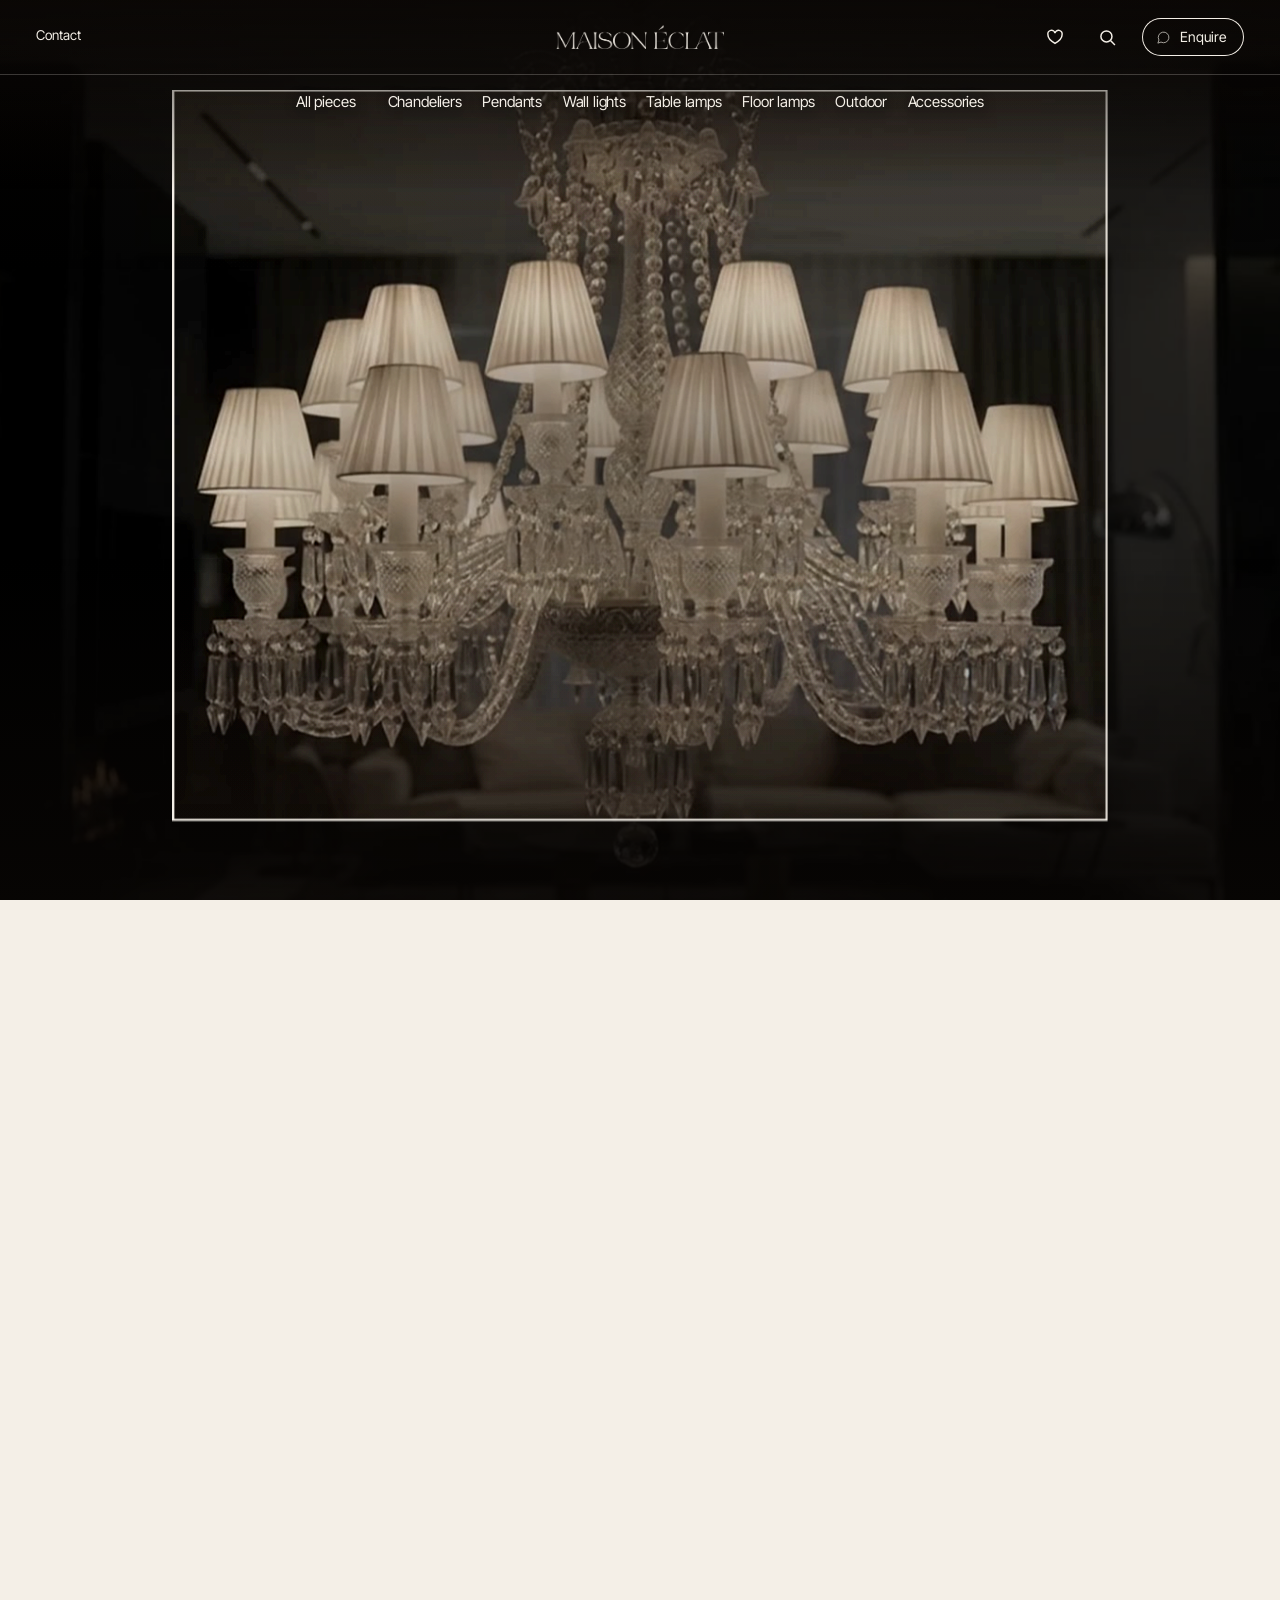
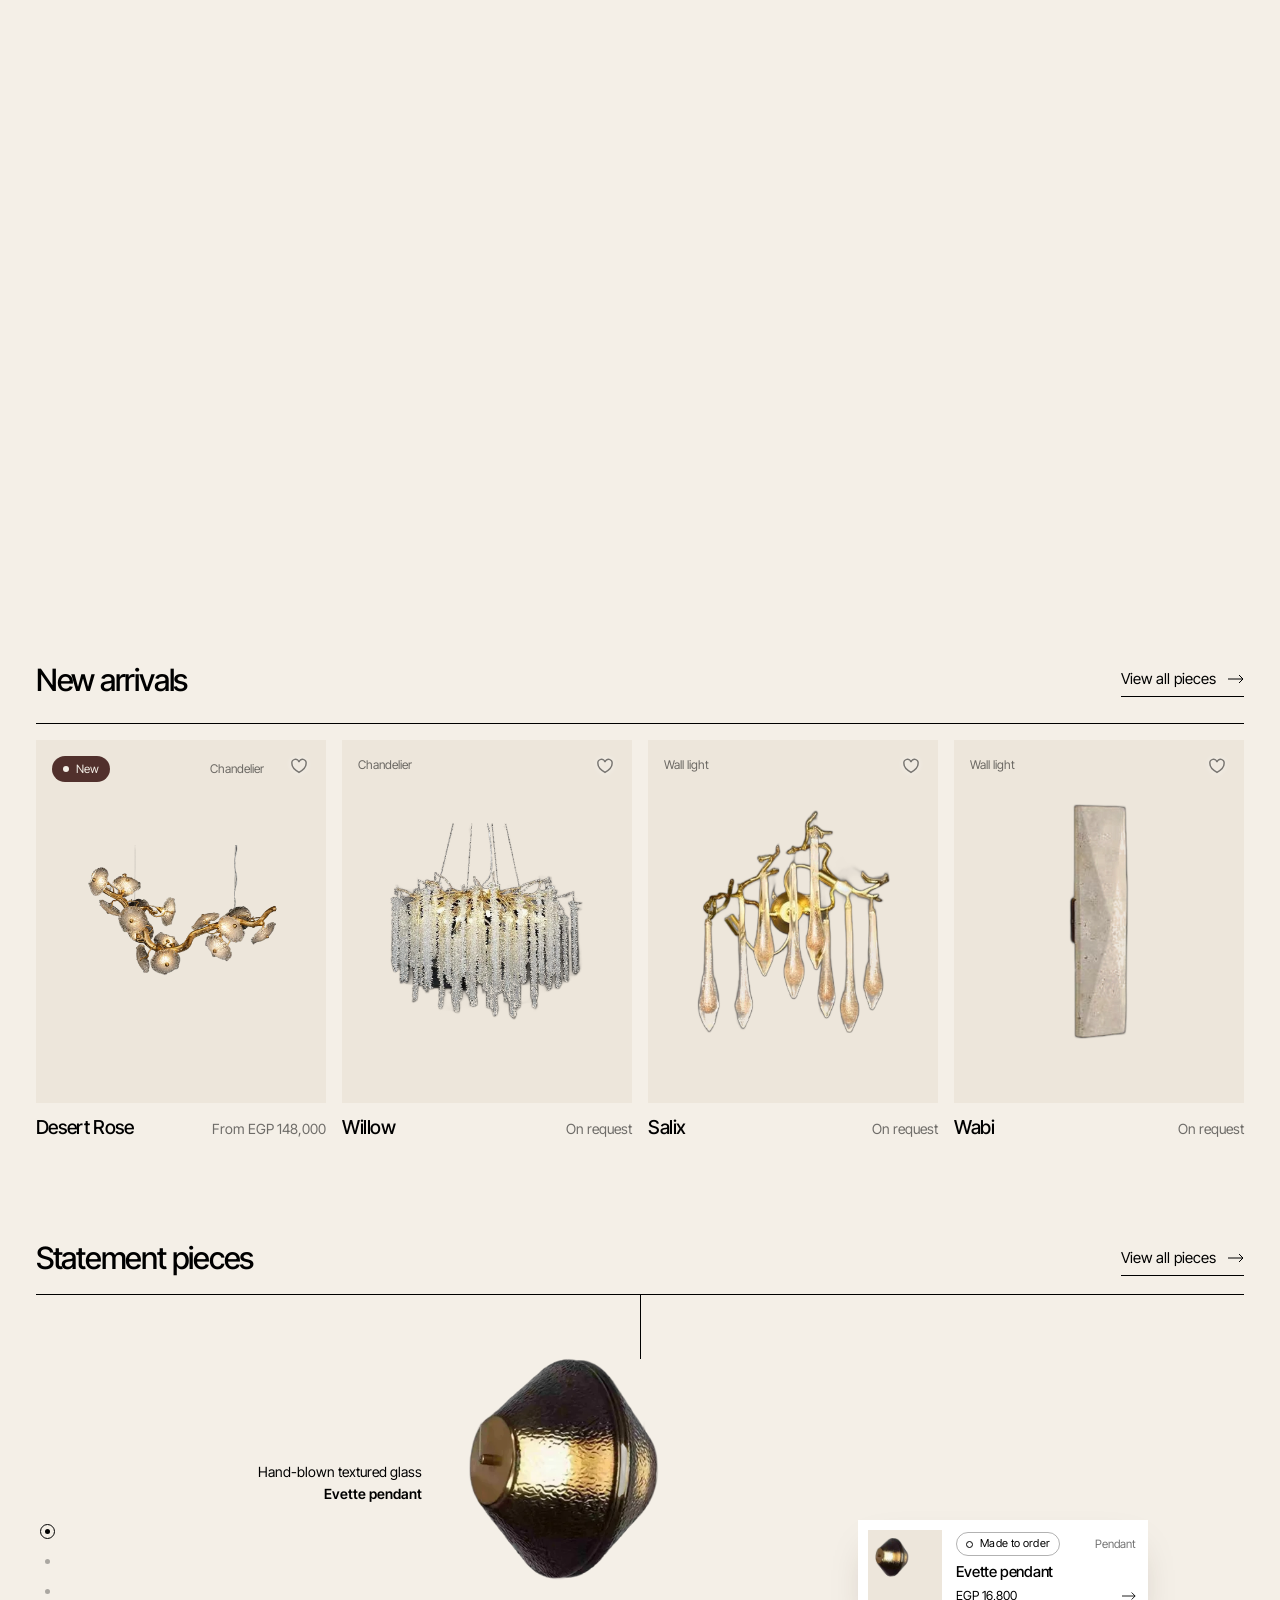
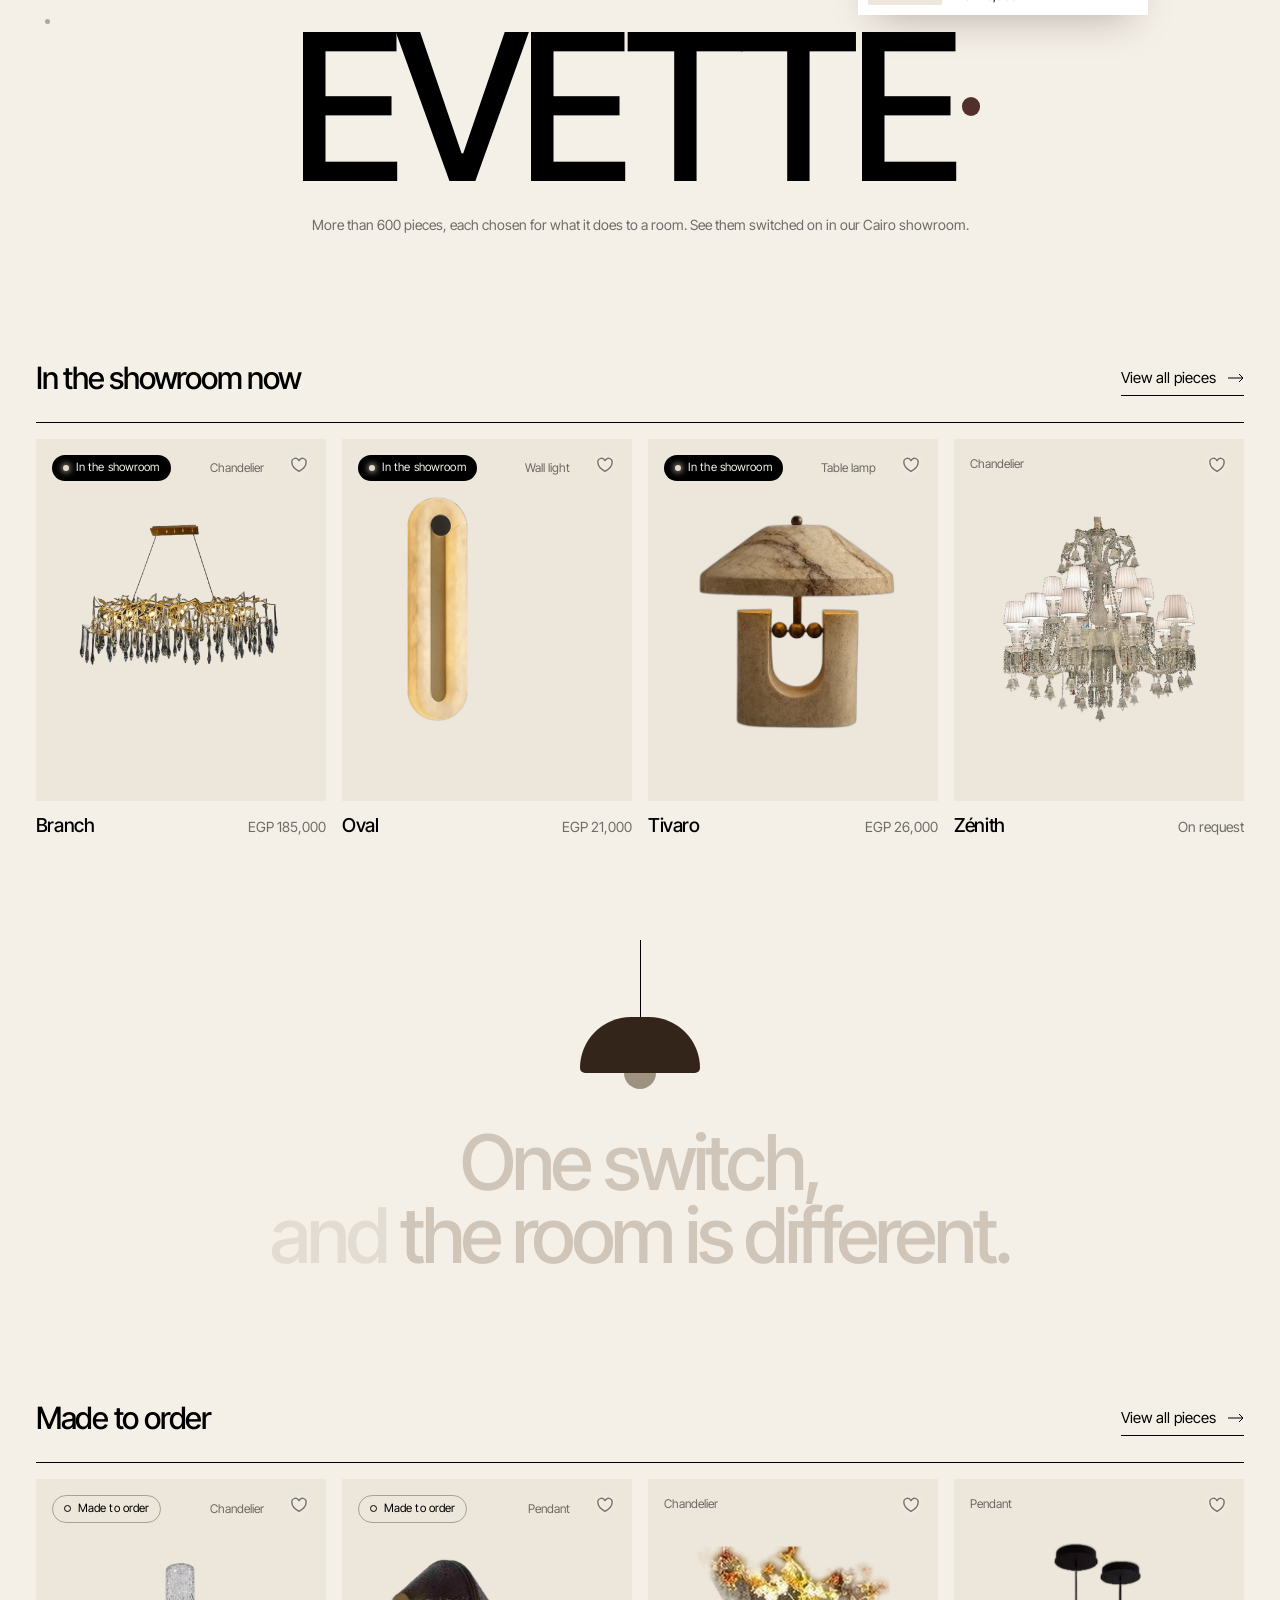
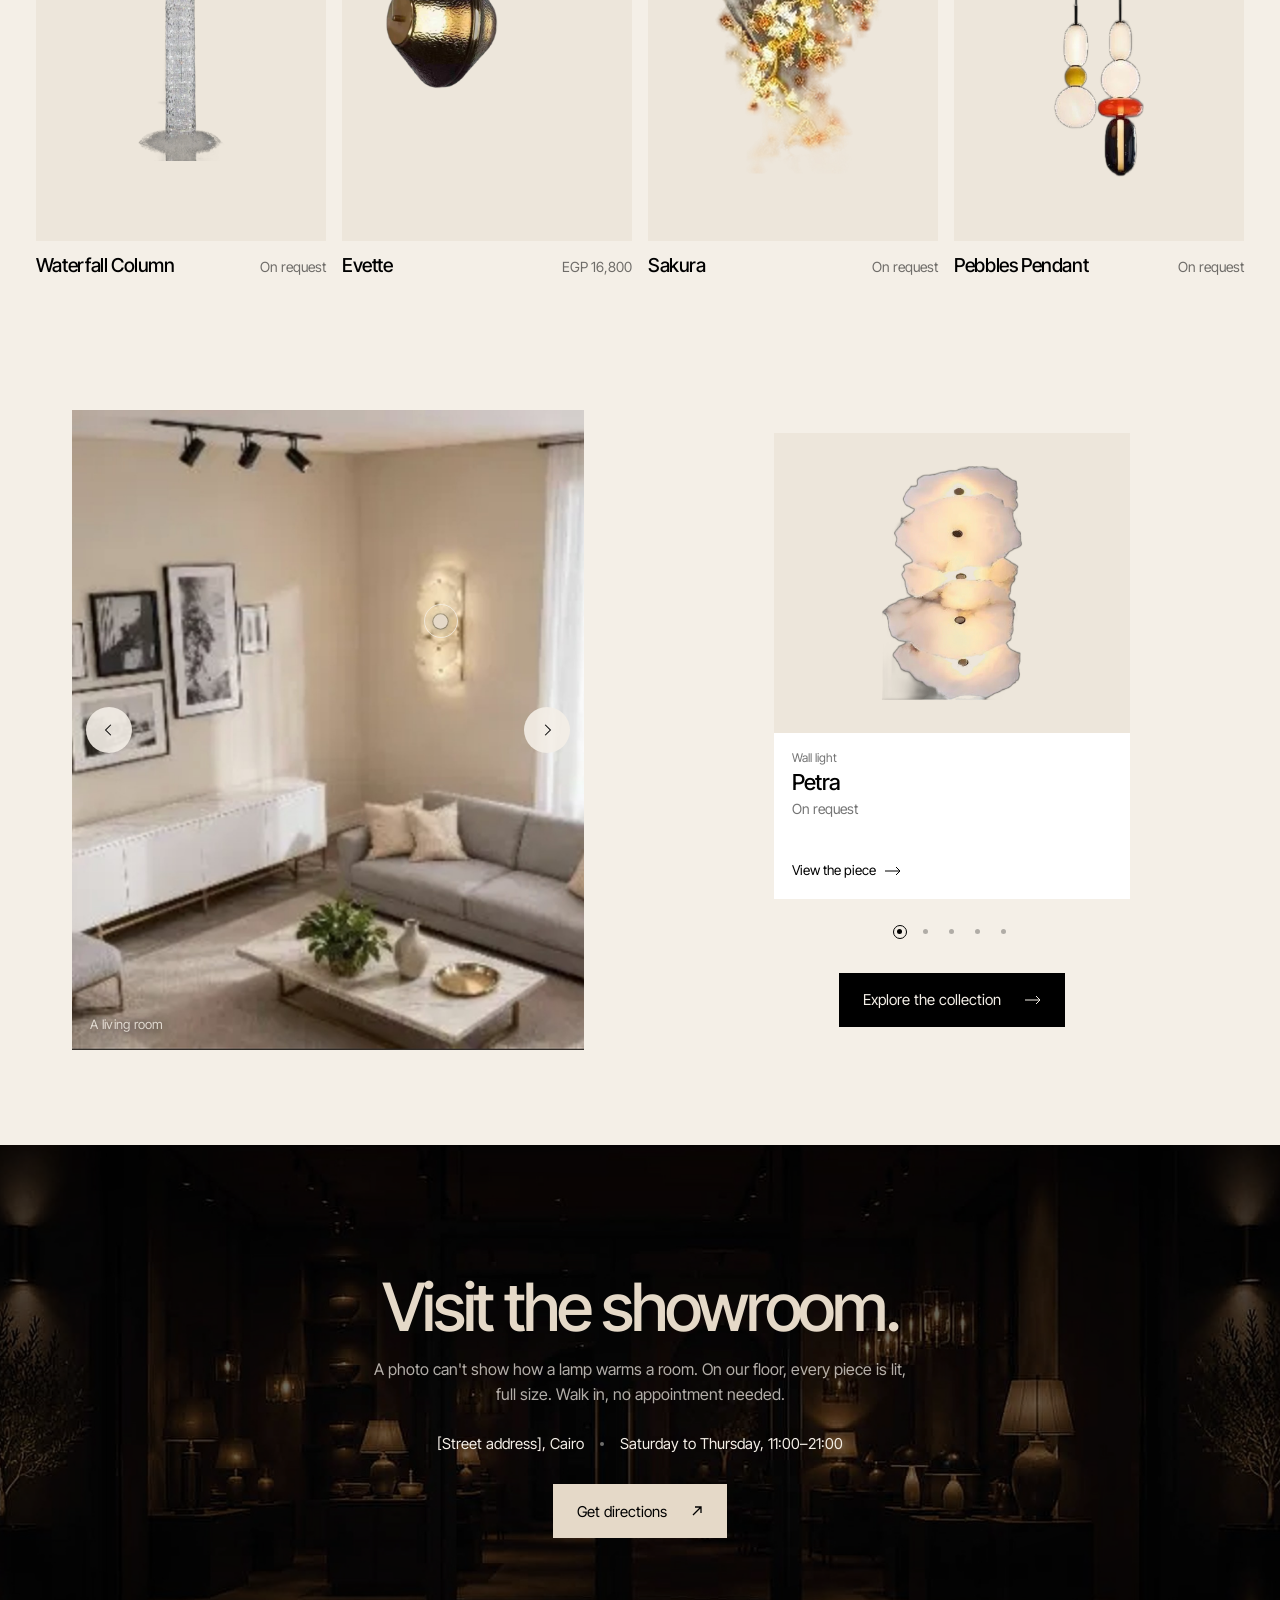
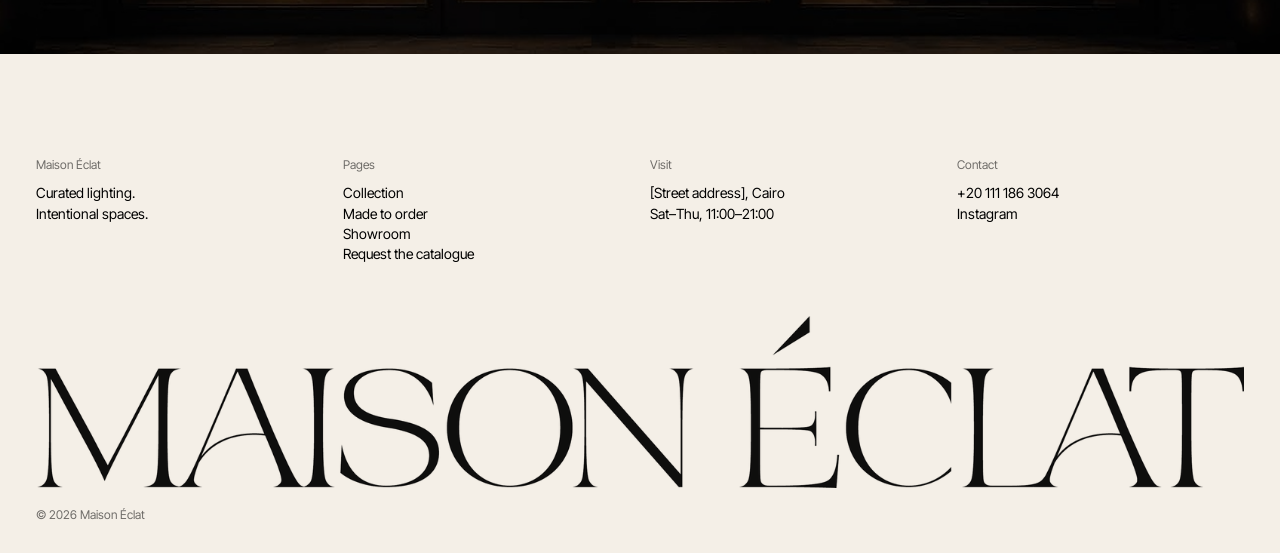
<file: docs/index.html>
<!DOCTYPE html>
<html lang="en" class="v-i">
<head>
<meta charset="utf-8"/>
<meta content="width=device-width, initial-scale=1" name="viewport"/>
<title>Maison Éclat</title>
<meta content="Maison Éclat, a lighting showroom in Cairo. Chandeliers, pendants, wall lights and lamps, lit on our floor." name="description"/><meta property="og:type" content="website"/><meta property="og:site_name" content="Maison Éclat"/><meta property="og:title" content="Maison Éclat"/><meta property="og:description" content="Maison Éclat, a lighting showroom in Cairo. Chandeliers, pendants, wall lights and lamps, lit on our floor."/><meta property="og:image" content="https://fadyfouad0.github.io/maisoneclatwebsite/assets/ba7bd4a4912631602a867c2ac174a03a.jpg"/><meta name="twitter:card" content="summary_large_image"/>
<link href="favicon-32.png" rel="icon" sizes="32x32" type="image/png"/>
<link href="favicon.svg" rel="icon" type="image/svg+xml"/>
<link href="favicon-512.png" rel="icon" sizes="512x512" type="image/png"/>
<link href="favicon-180.png" rel="apple-touch-icon" sizes="180x180"/>
<meta content="#E5D9C8" name="theme-color"/>
<link href="https://fonts.googleapis.com" rel="preconnect"/>
<link crossorigin="" href="https://fonts.gstatic.com" rel="preconnect"/>
<link href="https://fonts.googleapis.com/css2?family=Inter+Tight:ital,wght@0,300;0,400;0,500;0,600;1,400&amp;display=swap" rel="stylesheet"/>
<link href="site.css" rel="stylesheet"/>
<script>window.BASE="";window.SITE={"rooms": [{"title": "A living room", "pins": [0]}, {"title": "The stair hall", "pins": [1]}, {"title": "A reading corner", "pins": [2]}, {"title": "A kitchen table", "pins": [3]}, {"title": "A hotel lobby", "pins": [4, 5]}]};</script>
<style id="hf-css">
/* ---- framed hero ---- */
:is(.d3) .h3-film video#d3-v{filter:brightness(.4) saturate(.8) contrast(1.05)}
:is(.d3) .h3-film::after{background:linear-gradient(180deg,rgba(10,7,5,.75) 0%,rgba(10,7,5,.25) 14%,rgba(10,7,5,0) 30%,rgba(10,7,5,0) 62%,rgba(10,7,5,.7) 100%)}
.hf{position:absolute;inset:0;z-index:1;display:grid;place-items:center;pointer-events:none}
:is(.d3) .hf{padding:96px 0 70px}
.hf-f{position:relative;aspect-ratio:.88;opacity:0;transform:scale(.965);animation:fxin 1.7s cubic-bezier(.16,.84,.24,1) 1.05s forwards}
:is(.d3) .hf-f{width:min(32vw,58vh,520px)}
.hf-f::after{content:"";position:absolute;inset:0;border:2px solid #F4EFE7;pointer-events:none}
.hf-m{position:absolute;inset:0;overflow:hidden;background:#0b0806}
.hf-m .hf-i,.ph .ha .hf-m .hf-i{position:absolute;inset:0;width:100%;height:100%;object-fit:cover;object-position:50% 50%;animation:fxkb 16s ease-in-out infinite alternate}
.hf-m video.hf-i{animation-name:fxkv;object-position:50% 40%}
.hf-m::after{content:"";position:absolute;inset:0;background:radial-gradient(78% 34% at 50% 50%,rgba(8,6,4,.62),rgba(8,6,4,.1) 70%,rgba(8,6,4,0))}
/* the frame carries the name, so the bar above the hero does not repeat it */
:is(.d3) .h3-bar .nv-wm{visibility:hidden}
.hf-wm{position:absolute;left:11%;right:11%;top:50%;z-index:2;width:auto!important;color:#F4EFE7;filter:drop-shadow(0 2px 16px rgba(0,0,0,.6));opacity:0;transform:translateY(-38%);animation:fxwm 1.5s cubic-bezier(.16,.84,.24,1) 1.75s forwards}
@keyframes fxin{to{opacity:1;transform:none}}
@keyframes fxwm{to{opacity:1;transform:translateY(-50%)}}
@keyframes fxkb{from{transform:scale(1.13) translate(-1.6%,1.2%)}to{transform:scale(1.01) translate(1.4%,-1%)}}
@keyframes fxkv{from{transform:scale(1.9) translate(4%,6%)}to{transform:scale(1.6) translate(-3%,2%)}}
/* the caption steps back so the frame leads */
:is(.d3) .h3-in{align-items:center}
:is(.d3) .h3-in h1{font-size:clamp(26px,2.3vw,40px);letter-spacing:-.04em}

/* phone */
.ph .ha{height:100svh;min-height:620px;max-height:920px}
.ph .ha video.ha-v{position:absolute;inset:0;width:100%;height:100%;object-fit:cover;object-position:50% 46%;filter:brightness(.4) saturate(.8) contrast(1.05)}
.ph .ha::after{background:linear-gradient(180deg,rgba(10,7,5,.6) 0 9%,rgba(10,7,5,0) 22%,rgba(10,7,5,0) 60%,rgba(10,7,5,.85) 100%)}
.ph .hf{padding:70px 0 210px;z-index:1}
.ph .hf-f{width:min(68vw,46svh,320px)}
.ph .hf-f::after{border-width:1.5px}
.ph .ha-in h1{font-size:34px}

@media (prefers-reduced-motion: reduce){
  .hf-f,.hf-wm{animation:none;opacity:1;transform:none}
  .hf-wm{transform:translateY(-50%)}
  .hf-m .hf-i{animation:none}
}
</style>
<style id="hf-var">
/* static options: no motion while choosing */
.hf-m{background:transparent}
.hf-m::after{display:none}

/* A  window: the frame shows the film at full brightness */
.v-a .hf-m{-webkit-backdrop-filter:brightness(2.45) saturate(1.15);backdrop-filter:brightness(2.45) saturate(1.15)}
.v-a .hf-wm{filter:drop-shadow(0 2px 22px rgba(0,0,0,.75))}
.v-a .hf-m::after,.v-e .hf-m::after{display:block;background:radial-gradient(64% 26% at 50% 50%,rgba(8,6,4,.55),rgba(8,6,4,0))}

/* B  outline: a wide, quiet frame; everything stays dark */
.v-b :is(.d3) .hf-f{width:min(58vw,1000px);aspect-ratio:2.1}
.v-b .ph .hf-f{width:84vw;aspect-ratio:1.35}
.v-b .hf-f::after{border-width:1px;border-color:rgba(244,239,231,.75)}
.v-b .hf-wm{left:18%;right:18%}

/* C  frosted: the film blurs behind glass */
.v-c .hf-m{-webkit-backdrop-filter:blur(18px) brightness(1.55) saturate(.7);backdrop-filter:blur(18px) brightness(1.55) saturate(.7);background:rgba(244,239,231,.06)}
.v-c .hf-f::after{border-width:1px;border-color:rgba(244,239,231,.55)}

/* D  ecru plaque: a solid block of the brand colour */
.v-d :is(.d3) .hf-f{width:min(30vw,460px);aspect-ratio:1.3}
.v-d .ph .hf-f{width:72vw;aspect-ratio:1.2}
.v-d .hf-m{background:#E5D9C8}
.v-d .hf-f::after{border:0}
.v-d .hf-wm{color:#33251A;filter:none;left:16%;right:16%}

/* E  viewfinder: corners only, the film brightens inside */
.v-e .hf-m{-webkit-backdrop-filter:brightness(2.1);backdrop-filter:brightness(2.1)}
.v-e .hf-f::after{border:0;
  background:
    linear-gradient(#F4EFE7,#F4EFE7) 0 0/38px 2px no-repeat, linear-gradient(#F4EFE7,#F4EFE7) 0 0/2px 38px no-repeat,
    linear-gradient(#F4EFE7,#F4EFE7) 100% 0/38px 2px no-repeat, linear-gradient(#F4EFE7,#F4EFE7) 100% 0/2px 38px no-repeat,
    linear-gradient(#F4EFE7,#F4EFE7) 0 100%/38px 2px no-repeat, linear-gradient(#F4EFE7,#F4EFE7) 0 100%/2px 38px no-repeat,
    linear-gradient(#F4EFE7,#F4EFE7) 100% 100%/38px 2px no-repeat, linear-gradient(#F4EFE7,#F4EFE7) 100% 100%/2px 38px no-repeat}
.v-e :is(.d3) .hf-f{width:min(40vw,62vh,640px);aspect-ratio:1.1}
.v-e .hf-wm{filter:drop-shadow(0 2px 22px rgba(0,0,0,.75))}

/* F  bordeaux window: the film comes through in the house red */
.v-f .hf-m{-webkit-backdrop-filter:brightness(2) grayscale(1);backdrop-filter:brightness(2) grayscale(1)}
.v-f .hf-m::before{content:"";position:absolute;inset:0;background:#51302C;mix-blend-mode:multiply;opacity:.92}
.v-f .hf-f::after{border-color:#E5D9C8}
/* G  A inverted: the film at full light, the window dark */
.v-g :is(.d3) .h3-film video#d3-v,.v-g .ph .ha video.ha-v{filter:brightness(1.18) saturate(.95) contrast(1.03)}
.v-g :is(.d3) .h3-film::after{background:linear-gradient(180deg,rgba(10,7,5,.62) 0%,rgba(10,7,5,.18) 14%,rgba(10,7,5,0) 26%,rgba(10,7,5,0) 70%,rgba(10,7,5,.55) 100%)}
.v-g .ph .ha::after{background:linear-gradient(180deg,rgba(10,7,5,.5) 0 8%,rgba(10,7,5,0) 20%,rgba(10,7,5,0) 56%,rgba(10,7,5,.8) 100%)}
.v-g .hf-m{-webkit-backdrop-filter:brightness(.2) saturate(.8);backdrop-filter:brightness(.2) saturate(.8)}
.v-g .hf-f{box-shadow:0 30px 80px rgba(10,7,5,.35)}
.v-g .hf-wm{filter:none}
/* frame text instead of the name (H, I) */
.hf-t{display:none}
:is(.v-h,.v-i) .hf-wm{display:none}
:is(.v-h,.v-i) .hf-t{display:block;position:absolute;left:0;right:0;top:50%;z-index:2;transform:translateY(-50%);text-align:center;color:#F4EFE7;font-weight:500;letter-spacing:-.05em;line-height:.92;text-shadow:0 2px 24px rgba(0,0,0,.45)}
:is(.v-h,.v-i) :is(.d3) .hf-t{font-size:clamp(40px,4.4vw,74px)}
:is(.v-h,.v-i) .ph .hf-t{font-size:44px}
:is(.v-h,.v-i) .hf-t i{font-style:normal;font-weight:300}
:is(.v-h,.v-i) .hf-m::after{display:block;background:radial-gradient(70% 34% at 50% 50%,rgba(8,6,4,.42),rgba(8,6,4,0))}
/* the name goes back to the bar; the caption's line moves into the frame */
:is(.v-h,.v-i) :is(.d3) .h3-bar .nv-wm{visibility:visible}
:is(.v-h,.v-i) :is(.d3) .h3-in h1,:is(.v-h,.v-i) .ph .ha-in h1{position:absolute;width:1px;height:1px;overflow:hidden;clip:rect(0 0 0 0);white-space:nowrap}
:is(.v-h,.v-i) :is(.d3) .h3-in{justify-content:flex-end}

/* H  all light: the film at full light, the frame a clean border */
.v-h :is(.d3) .h3-film video#d3-v,.v-h .ph .ha video.ha-v{filter:brightness(1.18) saturate(.95) contrast(1.03)}
.v-h :is(.d3) .h3-film::after{background:linear-gradient(180deg,rgba(10,7,5,.62) 0%,rgba(10,7,5,.18) 14%,rgba(10,7,5,0) 26%,rgba(10,7,5,0) 70%,rgba(10,7,5,.55) 100%)}
.v-h .ph .ha::after{background:linear-gradient(180deg,rgba(10,7,5,.5) 0 8%,rgba(10,7,5,0) 20%,rgba(10,7,5,0) 56%,rgba(10,7,5,.8) 100%)}

/* I  A with the line: dark film, bright window */
.v-i .hf-m{-webkit-backdrop-filter:brightness(2.45) saturate(1.15);backdrop-filter:brightness(2.45) saturate(1.15)}
</style>
<style id="hf-anim">
/* ---- option I, live ---- */
/* the hero holds for a while as you scroll */
.v-i :is(.d3) .hero3{height:240vh}
.v-i :is(.d3) .h3-g{position:sticky;top:0;height:100vh;min-height:560px}
.v-i .ph .ha-sc{position:relative;height:240svh;margin-top:-56px}
.v-i .ph .ha{position:sticky;top:0;margin-top:0;height:100svh;min-height:560px;max-height:none}

.v-i .hf{display:block;padding:0}
.v-i .hf-f{position:absolute;left:50%;top:50%;animation:none;opacity:1;
  width:var(--w,min(32vw,58vh,520px));height:var(--h,auto);
  transform:translate(-50%,-50%) translateY(var(--oy,13px))}
.v-i .ph .hf-f{width:var(--w,min(68vw,46svh,320px));transform:translate(-50%,-50%) translateY(var(--oy,-70px))}
.v-i .hf-f::after{display:none}

/* the border draws itself in one line */
.hf-ln{position:absolute;inset:0;width:100%;height:100%;overflow:visible;pointer-events:none;opacity:var(--lo,1)}
.hf-ln rect{fill:none;stroke:#F4EFE7;stroke-width:2;vector-effect:non-scaling-stroke;stroke-dasharray:1 1;stroke-dashoffset:1;animation:hfdraw 1.7s cubic-bezier(.65,0,.25,1) 1.1s forwards}
.ph .hf-ln rect{stroke-width:1.5}
@keyframes hfdraw{to{stroke-dashoffset:0}}

/* the window switches on, with a short flicker */
.v-i .hf-m{opacity:0;animation:hfon 1.5s linear 2.45s forwards}
@keyframes hfon{0%{opacity:0}9%{opacity:.5}14%{opacity:.12}24%{opacity:.78}29%{opacity:.38}44%{opacity:.95}52%{opacity:.82}70%,100%{opacity:1}}

/* the line rises, then steps back as the window grows */
.v-i .hf-t{opacity:var(--to,1);transform:translateY(-50%) scale(var(--ts,1))}
.hf-l{display:block;overflow:hidden;padding-bottom:.12em;margin-bottom:-.12em}
.hf-l b{display:block;font-weight:inherit;transform:translateY(112%);animation:hfup 1.2s cubic-bezier(.16,.84,.24,1) 3.05s forwards}
.hf-l + .hf-l b{animation-delay:3.2s}
.hf-l i{font-style:normal;font-weight:300}
@keyframes hfup{to{transform:none}}

/* act two: the room is lit, a second line */
.hf::before{content:"";position:absolute;inset:0;z-index:2;background:rgba(10,7,5,.42);opacity:var(--o2,0);pointer-events:none}
.hf-2{position:absolute;left:0;right:0;top:50%;z-index:3;margin:0;text-align:center;color:#F4EFE7;font-weight:500;letter-spacing:-.045em;line-height:.98;text-shadow:0 2px 26px rgba(0,0,0,.4);opacity:var(--o2,0);transform:translateY(calc(-50% + (1 - var(--o2,0)) * 28px))}
:is(.d3) .hf-2{font-size:clamp(34px,3.6vw,62px)}
.ph .hf-2{font-size:34px;padding:0 20px;transform:translateY(calc(-50% - 60px + (1 - var(--o2,0)) * 24px))}
.hf-2 i{font-style:normal;font-weight:300}
/* the phone caption said the same as act two; the button is enough */
.v-i .ph .ha-in p{display:none}
.v-i .ph .ha-in .btn{margin-top:0}

@media (prefers-reduced-motion: reduce){
  .hf-ln rect{animation:none;stroke-dashoffset:0}
  .v-i .hf-m{animation:none;opacity:1}
  .hf-l b{animation:none;transform:none}
}
</style>
<script>
(function(){
  function cl(v){ return v < 0 ? 0 : v > 1 ? 1 : v; }
  function sm(a, b, v){ v = cl((v - a) / (b - a)); return v * v * (3 - 2 * v); }
  function mix(a, b, t){ return a + (b - a) * t; }
  var still = window.matchMedia && matchMedia('(prefers-reduced-motion: reduce)').matches;
  var stages = [];
  var T0 = performance.now(), MX = 0, MY = 0, TX = 0, TY = 0;
  if (!still && window.matchMedia && matchMedia('(hover: hover) and (pointer: fine)').matches) {
    window.addEventListener('pointermove', function(ev){ TX = (ev.clientX / innerWidth - .5) * 2; TY = (ev.clientY / innerHeight - .5) * 2; }, { passive: true });
    document.addEventListener('pointerleave', function(){ TX = TY = 0; });
  }
  function init(){
    [['#d3-hero', false], ['#ph-hero', true]].forEach(function(d){
      var sec = document.querySelector(d[0]); if (!sec) return;
      var hf = sec.querySelector('.hf'); if (!hf) return;
      stages.push({ sec: sec, hf: hf, phone: d[1], p: 0, t: 0 });
    });
    if (stages.length) requestAnimationFrame(tick);
  }
  function tick(){
    var W = innerWidth, H = innerHeight;
    MX += (TX - MX) * .06; MY += (TY - MY) * .06;
    stages.forEach(function(s){
      if (!s.sec.offsetParent && getComputedStyle(s.sec).position !== 'fixed') return;
      var r = s.sec.getBoundingClientRect(), span = r.height - H;
      s.t = span > 0 ? cl(-r.top / span) : 0;
      s.p = still ? s.t : s.p + (s.t - s.p) * .16;
      if (Math.abs(s.t - s.p) < .0005) s.p = s.t;
      var p = s.p, st = s.hf.style;
      var w0 = s.phone ? Math.min(W * .68, H * .46, 320) : Math.min(W * .32, H * .58, 520), h0 = w0 / .88;
      var oy0 = s.phone ? -70 : 13;
      var e = sm(.06, .7, p);
      e = e * e * (3 - 2 * e) * .35 + e * .65;
      st.setProperty('--w', mix(w0, W + 8, e).toFixed(1) + 'px');
      st.setProperty('--h', mix(h0, H + 8, e).toFixed(1) + 'px');
      st.setProperty('--oy', mix(oy0, 0, e).toFixed(1) + 'px');
      st.setProperty('--to', (1 - sm(.03, .3, p)).toFixed(3));
      st.setProperty('--ts', (1 + .14 * sm(.03, .3, p)).toFixed(3));
      st.setProperty('--lo', (1 - sm(.52, .72, p)).toFixed(3));
      st.setProperty('--o2', sm(.7, .88, p).toFixed(3));
      st.setProperty('--sp', (sm(.03, .32, p) * 1.4).toFixed(3));
      st.setProperty('--q', cl((p - .66) / .24).toFixed(3));
      var lt = cl((performance.now() - T0) / 6500); lt = 1 - Math.pow(1 - lt, 3);
      s.sec.style.setProperty('--bz', (mix(1.16, 1.04, lt) + .1 * e).toFixed(4));
      var damp = 1 - e;
      s.sec.style.setProperty('--mx', (MX * damp).toFixed(3));
      s.sec.style.setProperty('--my', (MY * damp).toFixed(3));
    });
    requestAnimationFrame(tick);
  }
  if (document.readyState === 'loading') document.addEventListener('DOMContentLoaded', init); else init();
})();
</script>
<style id="hf-more">
/* ---- option I, more motion ---- */
/* the camera: settles on load, pushes in on scroll, drifts with the pointer */
.v-i :is(.d3) .h3-film video#d3-v,.v-i .ph .ha video.ha-v{transform:translate(calc(var(--mx,0) * -14px),calc(var(--my,0) * -10px)) scale(var(--bz,1.04));will-change:transform}
.v-i :is(.d3) .hf-f{transform:translate(-50%,-50%) translateY(var(--oy,13px)) translate(calc(var(--mx,0) * 12px),calc(var(--my,0) * 9px))}
.v-i .hf-t{transform:translateY(-50%) translate(calc(var(--mx,0) * 6px),calc(var(--my,0) * 5px)) scale(var(--ts,1))}

/* the letters rise out of a blur */
.v-i .hf-l{overflow:visible;white-space:nowrap;transform:translateX(calc(var(--sp,0) * -1em));filter:blur(calc(var(--sp,0) * 3px))}
.v-i .hf-l2{transform:translateX(calc(var(--sp,0) * 1em));font-weight:300}
.ch{display:inline-block;opacity:0;transform:translateY(.7em) rotate(6deg);filter:blur(8px);animation:hfch 1.15s cubic-bezier(.16,.84,.24,1) forwards;animation-delay:calc(2.95s + var(--i) * 55ms)}
@keyframes hfch{to{opacity:1;transform:none;filter:blur(0)}}

/* a gleam crosses the glass now and then */
.hf-gl{position:absolute;inset:0;z-index:1;overflow:hidden;pointer-events:none;opacity:var(--to,1)}
.hf-gl::before{content:"";position:absolute;top:-25%;bottom:-25%;left:-70%;width:48%;background:linear-gradient(100deg,rgba(255,244,228,0) 0%,rgba(255,244,228,.06) 30%,rgba(255,244,228,.3) 50%,rgba(255,244,228,.06) 70%,rgba(255,244,228,0) 100%);transform:skewX(-16deg);mix-blend-mode:screen;animation:hfgl 7.5s cubic-bezier(.45,0,.2,1) 4.1s infinite}
@keyframes hfgl{0%{left:-70%}26%,100%{left:135%}}

/* act two arrives word by word */
.v-i .hf-2{opacity:1;transform:translateY(-50%)}
.v-i .ph .hf-2{transform:translateY(calc(-50% - 60px))}
.wd{display:inline-block;--x:clamp(0, calc(var(--q,0) * 12 - var(--k)), 1);opacity:var(--x);transform:translateY(calc((1 - var(--x)) * .45em));filter:blur(calc((1 - var(--x)) * 10px))}
.wd.lt{font-weight:300}

/* entrances */
.v-i :is(.d3) .h3-bar{animation:hfdrop 1s cubic-bezier(.16,.84,.24,1) .5s both}
.v-i :is(.d3) .h3-cta,.v-i .ph .ha-in .btn{animation:hfrise 1s cubic-bezier(.16,.84,.24,1) 3.7s both}
@keyframes hfdrop{from{opacity:0;transform:translateY(-18px)}}
@keyframes hfrise{from{opacity:0;transform:translateY(18px)}}

/* scroll cue */
.hf-cue{position:absolute;left:50%;bottom:30px;z-index:3;display:flex;flex-direction:column;align-items:center;gap:10px;font-size:11px;letter-spacing:.2em;text-transform:uppercase;color:rgba(244,239,231,.72);transform:translateX(-50%);opacity:calc(var(--to,1) * 1);animation:hfcue 1s ease 4.2s both}
.hf-cue::after{content:"";width:1px;height:36px;background:linear-gradient(rgba(244,239,231,.9),rgba(244,239,231,0));transform-origin:50% 0;animation:hfline 2.2s cubic-bezier(.65,0,.35,1) 4.4s infinite}
@keyframes hfcue{from{opacity:0}}
@keyframes hfline{0%{transform:scaleY(0)}45%{transform:scaleY(1);transform-origin:50% 0}46%{transform-origin:50% 100%}90%,100%{transform:scaleY(0);transform-origin:50% 100%}}
.ph .hf-cue{display:none}

@media (prefers-reduced-motion: reduce){
  .ch{animation:none;opacity:1;transform:none;filter:none}
  .hf-gl::before,.hf-cue::after{animation:none}
  .v-i :is(.d3) .h3-bar,.v-i :is(.d3) .h3-cta,.v-i .ph .ha-in .btn,.hf-cue{animation:none}
}
</style>
</head>
<body class="has-phone">
<div class="d3" data-dc-tpl="13" data-page="home">
<div aria-hidden="true" class="d3-bar px" style="transform: translateY(-110%); opacity: 0;">
<div class="nv nv-cold"><div class="nv-top px"><div class="nv-u nv-u1"><button aria-expanded="false" aria-label="Open the menu" class="nb-mb" type="button"><i aria-hidden="true"></i><i aria-hidden="true"></i></button><a class="nv-ul" href="showroom.html">Contact</a></div><a aria-label="Maison Éclat, home" class="nv-wm" href="index.html"><span class="wm" style="width: 150px;"></span></a><div class="nv-u nv-u2"><button aria-expanded="false" aria-label="Show your saved pieces" class="nb-sv" type="button"><svg aria-hidden="true" fill="none" height="18" stroke="currentColor" stroke-width="1.3" viewbox="0 0 16 16" width="18"><path d="M8 13.6S1.7 9.9 1.7 5.9A3.15 3.15 0 0 1 8 4.6a3.15 3.15 0 0 1 6.3 1.3c0 4-6.3 7.7-6.3 7.7z"></path></svg><sup><span class="sc-interp">0</span></sup></button><button aria-label="Search the collection" class="nb-i nv-si" type="button"><svg aria-hidden="true" fill="none" height="17" stroke="currentColor" stroke-width="1.4" viewbox="0 0 16 16" width="17"><circle cx="7" cy="7" r="5.2"></circle><path d="M10.8 10.8 15 15"></path></svg></button><a class="nb-cta" href="https://wa.me/201111863064?text=Hello%20Maison%20%C3%89clat%2C%20I%20have%20a%20question%20about%20a%20piece." rel="noopener" target="_blank"><svg aria-hidden="true" class="wam" fill="none" height="15" stroke="currentColor" stroke-width="1.5" viewbox="0 0 24 24" width="15"><path d="M3 21l1.7-5A8.5 8.5 0 1 1 8 19.3z"></path></svg><span>Enquire</span></a></div></div><div class="nv-row px"><nav aria-label="Collection" class="nv-ls"><a class="nv-b nv-b2" href="collection.html">All pieces</a><span class="nv-i"><a class="nv-b" href="chandeliers.html">Chandeliers</a><div class="nv-p"><div class="nv-pw px"><div class="nv-col"><span class="nv-k">Collections</span><a href="chandeliers.html#classic">Classic collection</a><a href="chandeliers.html#modern">Modern collection</a><a href="chandeliers.html#glass">Glass collection</a></div><div class="nv-col"><span class="nv-k">Pieces</span><a class="nv-pl" href="piece.html?p=desert-rose">Desert Rose</a><a class="nv-pl" href="piece.html?p=branch">Branch</a><a class="nv-pl" href="piece.html?p=spiral">Spiral</a><a class="nv-pl" href="piece.html?p=waterfall-column">Waterfall Column</a><a class="nv-all" href="chandeliers.html"><span>All chandeliers</span><svg aria-hidden="true" fill="none" height="10" stroke="currentColor" viewbox="0 0 16 10" width="16"><path d="M0 5h15M11 1l4 4-4 4"></path></svg></a></div><div class="nv-pv"><a class="nv-c def" href="piece.html?p=desert-rose"><span class="nv-sm"><img alt="Desert Rose" src="assets/161d7544adaf3555a5c7c3f9e8e49911.webp" loading="lazy" decoding="async"/></span><span class="nv-sx"><span class="nv-sk">The statement piece</span><b>Desert Rose</b><em>Glass, gilded metal</em><span class="nv-sp">From EGP 148,000</span></span></a><a class="nv-c nvpv" href="piece.html?p=desert-rose"><span class="nv-sm"><img alt="Desert Rose" src="assets/161d7544adaf3555a5c7c3f9e8e49911.webp" loading="lazy" decoding="async"/></span><span class="nv-sx"><span class="nv-sk">See the piece</span><b>Desert Rose</b><em>Glass, gilded metal</em><span class="nv-sp">From EGP 148,000</span></span></a><a class="nv-c nvpv" href="piece.html?p=branch"><span class="nv-sm"><img alt="Branch" src="assets/2b227a72a7ec6e00573e0648a656e3c6.webp" loading="lazy" decoding="async"/></span><span class="nv-sx"><span class="nv-sk">See the piece</span><b>Branch</b><em>Crystal, brass</em><span class="nv-sp">EGP 185,000</span></span></a><a class="nv-c nvpv" href="piece.html?p=spiral"><span class="nv-sm"><img alt="Spiral" src="assets/7345e2e78b6c7c5b1e20e24486b006a8.webp" loading="lazy" decoding="async"/></span><span class="nv-sx"><span class="nv-sk">See the piece</span><b>Spiral</b><em>Crystal, chrome</em><span class="nv-sp">From EGP 96,000</span></span></a><a class="nv-c nvpv" href="piece.html?p=waterfall-column"><span class="nv-sm"><img alt="Waterfall Column" src="assets/e0e13a2b151fdf653414b2777e8ae5de.webp" loading="lazy" decoding="async"/></span><span class="nv-sx"><span class="nv-sk">See the piece</span><b>Waterfall Column</b><em>Crystal</em><span class="nv-sp">On request</span></span></a></div></div></div></span><span class="nv-i"><a class="nv-b" href="pendants.html">Pendants</a><div class="nv-p"><div class="nv-pw px two"><div class="nv-col"><span class="nv-k">Pieces</span><a class="nv-pl" href="piece.html?p=prism">Prism</a><a class="nv-pl" href="piece.html?p=evette">Evette</a><a class="nv-pl" href="piece.html?p=mirza">Mirza</a><a class="nv-pl" href="piece.html?p=lantern">Lantern</a><a class="nv-all" href="pendants.html"><span>All pendants</span><svg aria-hidden="true" fill="none" height="10" stroke="currentColor" viewbox="0 0 16 10" width="16"><path d="M0 5h15M11 1l4 4-4 4"></path></svg></a></div><div class="nv-pv"><a class="nv-c def" href="piece.html?p=prism"><span class="nv-sm"><img alt="Prism" src="assets/1299a019108e423f42d9e288007b2902.webp" loading="lazy" decoding="async"/></span><span class="nv-sx"><span class="nv-sk">The statement piece</span><b>Prism</b><em>Coloured crystal</em><span class="nv-sp">EGP 42,000</span></span></a><a class="nv-c nvpv" href="piece.html?p=prism"><span class="nv-sm"><img alt="Prism" src="assets/1299a019108e423f42d9e288007b2902.webp" loading="lazy" decoding="async"/></span><span class="nv-sx"><span class="nv-sk">See the piece</span><b>Prism</b><em>Coloured crystal</em><span class="nv-sp">EGP 42,000</span></span></a><a class="nv-c nvpv" href="piece.html?p=evette"><span class="nv-sm"><img alt="Evette" src="assets/e4f3b8eaede5a2e6843042b1c167b238.webp" loading="lazy" decoding="async"/></span><span class="nv-sx"><span class="nv-sk">See the piece</span><b>Evette</b><em>Smoked glass, brass</em><span class="nv-sp">EGP 16,800</span></span></a><a class="nv-c nvpv" href="piece.html?p=mirza"><span class="nv-sm"><img alt="Mirza" src="assets/44ac0b63d1808f04ef20f3b6501ed9cb.webp" loading="lazy" decoding="async"/></span><span class="nv-sx"><span class="nv-sk">See the piece</span><b>Mirza</b><em>Glass, wood</em><span class="nv-sp">On request</span></span></a><a class="nv-c nvpv" href="piece.html?p=lantern"><span class="nv-sm"><img alt="Lantern" src="assets/0bec61b82d9d845c0ccecc4bb3849c14.webp" loading="lazy" decoding="async"/></span><span class="nv-sx"><span class="nv-sk">See the piece</span><b>Lantern</b><em>Metal, opal glass</em><span class="nv-sp">EGP 11,200</span></span></a></div></div></div></span><span class="nv-i"><a class="nv-b" href="wall-lights.html">Wall lights</a><div class="nv-p"><div class="nv-pw px two"><div class="nv-col"><span class="nv-k">Pieces</span><a class="nv-pl" href="piece.html?p=stacked-alabaster">Stacked Alabaster</a><a class="nv-pl" href="piece.html?p=oval">Oval</a><a class="nv-pl" href="piece.html?p=petal">Petal</a><a class="nv-pl" href="piece.html?p=formosa">Formosa</a><a class="nv-all" href="wall-lights.html"><span>All wall lights</span><svg aria-hidden="true" fill="none" height="10" stroke="currentColor" viewbox="0 0 16 10" width="16"><path d="M0 5h15M11 1l4 4-4 4"></path></svg></a></div><div class="nv-pv"><a class="nv-c def" href="piece.html?p=stacked-alabaster"><span class="nv-sm"><img alt="Stacked Alabaster" src="assets/55c3eedc41c176a95378549bb8019d7a.webp" loading="lazy" decoding="async"/></span><span class="nv-sx"><span class="nv-sk">The statement piece</span><b>Stacked Alabaster</b><em>Alabaster, brass</em><span class="nv-sp">EGP 19,500</span></span></a><a class="nv-c nvpv" href="piece.html?p=stacked-alabaster"><span class="nv-sm"><img alt="Stacked Alabaster" src="assets/55c3eedc41c176a95378549bb8019d7a.webp" loading="lazy" decoding="async"/></span><span class="nv-sx"><span class="nv-sk">See the piece</span><b>Stacked Alabaster</b><em>Alabaster, brass</em><span class="nv-sp">EGP 19,500</span></span></a><a class="nv-c nvpv" href="piece.html?p=oval"><span class="nv-sm"><img alt="Oval" src="assets/8e643a083cf4c824cb2175f503297165.webp" loading="lazy" decoding="async"/></span><span class="nv-sx"><span class="nv-sk">See the piece</span><b>Oval</b><em>Alabaster</em><span class="nv-sp">EGP 21,000</span></span></a><a class="nv-c nvpv" href="piece.html?p=petal"><span class="nv-sm"><img alt="Petal" src="assets/286ad7222d1efd08d86ab4639a7570b2.webp" loading="lazy" decoding="async"/></span><span class="nv-sx"><span class="nv-sk">See the piece</span><b>Petal</b><em>Alabaster</em><span class="nv-sp">EGP 14,500</span></span></a><a class="nv-c nvpv" href="piece.html?p=formosa"><span class="nv-sm"><img alt="Formosa" src="assets/4733f0b7d663e05d6c4eee8dcdc4c944.webp" loading="lazy" decoding="async"/></span><span class="nv-sx"><span class="nv-sk">See the piece</span><b>Formosa</b><em>Marble, bronze</em><span class="nv-sp">EGP 24,000</span></span></a></div></div></div></span><span class="nv-i"><a class="nv-b" href="table-lamps.html">Table lamps</a><div class="nv-p"><div class="nv-pw px two"><div class="nv-col"><span class="nv-k">Pieces</span><a class="nv-pl" href="piece.html?p=mushroom">Mushroom</a><a class="nv-pl" href="piece.html?p=tivaro">Tivaro</a><a class="nv-pl" href="piece.html?p=crystal-waterfall">Crystal Waterfall</a><a class="nv-all" href="table-lamps.html"><span>All table lamps</span><svg aria-hidden="true" fill="none" height="10" stroke="currentColor" viewbox="0 0 16 10" width="16"><path d="M0 5h15M11 1l4 4-4 4"></path></svg></a></div><div class="nv-pv"><a class="nv-c def" href="piece.html?p=tivaro"><span class="nv-sm"><img alt="Tivaro" src="assets/2518200d46ae546dc89507ffa08bab92.webp" loading="lazy" decoding="async"/></span><span class="nv-sx"><span class="nv-sk">The statement piece</span><b>Tivaro</b><em>Travertine</em><span class="nv-sp">EGP 26,000</span></span></a><a class="nv-c nvpv" href="piece.html?p=mushroom"><span class="nv-sm"><img alt="Mushroom" src="assets/a6cf27a4dba06b9fb7057b75b2ebd129.webp" loading="lazy" decoding="async"/></span><span class="nv-sx"><span class="nv-sk">See the piece</span><b>Mushroom</b><em>Travertine, metal</em><span class="nv-sp">EGP 12,500</span></span></a><a class="nv-c nvpv" href="piece.html?p=tivaro"><span class="nv-sm"><img alt="Tivaro" src="assets/2518200d46ae546dc89507ffa08bab92.webp" loading="lazy" decoding="async"/></span><span class="nv-sx"><span class="nv-sk">See the piece</span><b>Tivaro</b><em>Travertine</em><span class="nv-sp">EGP 26,000</span></span></a><a class="nv-c nvpv" href="piece.html?p=crystal-waterfall"><span class="nv-sm"><img alt="Crystal Waterfall" src="assets/fa04153e085896e1be23d315075e6703.webp" loading="lazy" decoding="async"/></span><span class="nv-sx"><span class="nv-sk">See the piece</span><b>Crystal Waterfall</b><em>Crystal, chrome</em><span class="nv-sp">EGP 32,000</span></span></a></div></div></div></span><span class="nv-i"><a class="nv-b" href="floor-lamps.html">Floor lamps</a><div class="nv-p"><div class="nv-pw px two"><div class="nv-col"><span class="nv-k">Pieces</span><a class="nv-pl" href="piece.html?p=totem">Totem</a><a class="nv-all" href="floor-lamps.html"><span>All floor lamps</span><svg aria-hidden="true" fill="none" height="10" stroke="currentColor" viewbox="0 0 16 10" width="16"><path d="M0 5h15M11 1l4 4-4 4"></path></svg></a></div><div class="nv-pv"><a class="nv-c def" href="piece.html?p=totem"><span class="nv-sm"><img alt="Totem" src="assets/95cddb35463c74a8410fdbba63c231b1.webp" loading="lazy" decoding="async"/></span><span class="nv-sx"><span class="nv-sk">The statement piece</span><b>Totem</b><em>Alabaster</em><span class="nv-sp">EGP 58,000</span></span></a><a class="nv-c nvpv" href="piece.html?p=totem"><span class="nv-sm"><img alt="Totem" src="assets/95cddb35463c74a8410fdbba63c231b1.webp" loading="lazy" decoding="async"/></span><span class="nv-sx"><span class="nv-sk">See the piece</span><b>Totem</b><em>Alabaster</em><span class="nv-sp">EGP 58,000</span></span></a></div></div></div></span><span class="nv-i"><a class="nv-b" href="outdoor.html">Outdoor</a><div class="nv-p"><div class="nv-pw px two"><div class="nv-col"><span class="nv-k">Pieces</span><a class="nv-pl" href="piece.html?p=pebble">Pebble</a><a class="nv-all" href="outdoor.html"><span>All outdoor</span><svg aria-hidden="true" fill="none" height="10" stroke="currentColor" viewbox="0 0 16 10" width="16"><path d="M0 5h15M11 1l4 4-4 4"></path></svg></a></div><div class="nv-pv"><a class="nv-c def" href="piece.html?p=pebble"><span class="nv-sm"><img alt="Pebble" src="assets/7d35291b5eab7c91e36046d24f7003be.webp" loading="lazy" decoding="async"/></span><span class="nv-sx"><span class="nv-sk">The statement piece</span><b>Pebble</b><em>Stone composite</em><span class="nv-sp">EGP 9,800</span></span></a><a class="nv-c nvpv" href="piece.html?p=pebble"><span class="nv-sm"><img alt="Pebble" src="assets/7d35291b5eab7c91e36046d24f7003be.webp" loading="lazy" decoding="async"/></span><span class="nv-sx"><span class="nv-sk">See the piece</span><b>Pebble</b><em>Stone composite</em><span class="nv-sp">EGP 9,800</span></span></a></div></div></div></span><span class="nv-i"><a class="nv-b" href="accessories.html">Accessories</a><div class="nv-p"><div class="nv-pw px"><div class="nv-col"><span class="nv-k">Collections</span><a href="accessories.html">Bulbs</a><a href="accessories.html">Shades</a><a href="accessories.html">Dimmers and switches</a><a href="accessories.html">Ceiling roses</a><a href="accessories.html">Cords and cables</a></div><div class="nv-col"><span class="nv-k">Ask us</span><a href="https://wa.me/201111863064?text=Hello%20Maison%20%C3%89clat%2C%20I%20am%20looking%20for%20an%20accessory." target="_blank" rel="noopener">Tell us what you need</a><a class="nv-all" href="accessories.html"><span>All accessories</span><svg aria-hidden="true" fill="none" height="10" stroke="currentColor" viewbox="0 0 16 10" width="16"><path d="M0 5h15M11 1l4 4-4 4"></path></svg></a></div></div></div></span></nav></div></div>
</div>
<section aria-labelledby="d3-h1" class="hero3 seen" id="d3-hero">
<div class="h3-g">
<div class="h3-film">
<video muted="muted" aria-label="A crystal chandelier in a dark room, the camera moving slowly in" autoplay="autoplay" id="d3-v" loop="" playsinline="" poster="assets/ba7bd4a4912631602a867c2ac174a03a.jpg" preload="auto" src="assets/2ea1195e56934fa57ce304f215710c0c.mp4"></video><div class="hf" aria-hidden="true"><div class="hf-f"><div class="hf-m"></div><span class="hf-gl" aria-hidden="true"></span><span class="wm hf-wm"></span><span class="hf-t" aria-hidden="true"><span class="hf-l hf-l1"><span class="ch" style="--i:0">T</span><span class="ch" style="--i:1">h</span><span class="ch" style="--i:2">e</span><span class="ch" style="--i:3">&nbsp;</span><span class="ch" style="--i:4">a</span><span class="ch" style="--i:5">r</span><span class="ch" style="--i:6">t</span></span><span class="hf-l hf-l2"><span class="ch" style="--i:8">o</span><span class="ch" style="--i:9">f</span><span class="ch" style="--i:10">&nbsp;</span><span class="ch" style="--i:11">l</span><span class="ch" style="--i:12">i</span><span class="ch" style="--i:13">g</span><span class="ch" style="--i:14">h</span><span class="ch" style="--i:15">t</span></span></span><svg class="hf-ln" aria-hidden="true"><rect x="0" y="0" width="100%" height="100%" pathLength="1"/></svg></div><p class="hf-2" aria-hidden="true"><span class="wd" style="--k:0">Every</span> <span class="wd" style="--k:1">piece</span> <span class="wd" style="--k:2">lit</span><br/><span class="wd" style="--k:3">and</span> <span class="wd" style="--k:4">full</span> <span class="wd" style="--k:5">size,</span> <span class="wd lt" style="--k:6">on</span> <span class="wd lt" style="--k:7">our</span> <span class="wd lt" style="--k:8">floor.</span></p></div>
<header class="h3-bar px">
<div class="nv nv-cold"><div class="nv-top px"><div class="nv-u nv-u1"><button aria-expanded="false" aria-label="Open the menu" class="nb-mb" type="button"><i aria-hidden="true"></i><i aria-hidden="true"></i></button><a class="nv-ul" href="showroom.html">Contact</a></div><a aria-label="Maison Éclat, home" class="nv-wm" href="index.html"><span class="wm" style="width: 170px;"></span></a><div class="nv-u nv-u2"><button aria-expanded="false" aria-label="Show your saved pieces" class="nb-sv" type="button"><svg aria-hidden="true" fill="none" height="18" stroke="currentColor" stroke-width="1.3" viewbox="0 0 16 16" width="18"><path d="M8 13.6S1.7 9.9 1.7 5.9A3.15 3.15 0 0 1 8 4.6a3.15 3.15 0 0 1 6.3 1.3c0 4-6.3 7.7-6.3 7.7z"></path></svg><sup><span class="sc-interp">0</span></sup></button><button aria-label="Search the collection" class="nb-i nv-si" type="button"><svg aria-hidden="true" fill="none" height="17" stroke="currentColor" stroke-width="1.4" viewbox="0 0 16 16" width="17"><circle cx="7" cy="7" r="5.2"></circle><path d="M10.8 10.8 15 15"></path></svg></button><a class="nb-cta" href="https://wa.me/201111863064?text=Hello%20Maison%20%C3%89clat%2C%20I%20have%20a%20question%20about%20a%20piece." rel="noopener" target="_blank"><svg aria-hidden="true" class="wam" fill="none" height="15" stroke="currentColor" stroke-width="1.5" viewbox="0 0 24 24" width="15"><path d="M3 21l1.7-5A8.5 8.5 0 1 1 8 19.3z"></path></svg><span>Enquire</span></a></div></div><div class="nv-row px"><nav aria-label="Collection" class="nv-ls"><a class="nv-b nv-b2" href="collection.html">All pieces</a><span class="nv-i"><a class="nv-b" href="chandeliers.html">Chandeliers</a><div class="nv-p"><div class="nv-pw px"><div class="nv-col"><span class="nv-k">Collections</span><a href="chandeliers.html#classic">Classic collection</a><a href="chandeliers.html#modern">Modern collection</a><a href="chandeliers.html#glass">Glass collection</a></div><div class="nv-col"><span class="nv-k">Pieces</span><a class="nv-pl" href="piece.html?p=desert-rose">Desert Rose</a><a class="nv-pl" href="piece.html?p=branch">Branch</a><a class="nv-pl" href="piece.html?p=spiral">Spiral</a><a class="nv-pl" href="piece.html?p=waterfall-column">Waterfall Column</a><a class="nv-all" href="chandeliers.html"><span>All chandeliers</span><svg aria-hidden="true" fill="none" height="10" stroke="currentColor" viewbox="0 0 16 10" width="16"><path d="M0 5h15M11 1l4 4-4 4"></path></svg></a></div><div class="nv-pv"><a class="nv-c def" href="piece.html?p=desert-rose"><span class="nv-sm"><img alt="Desert Rose" src="assets/161d7544adaf3555a5c7c3f9e8e49911.webp" loading="lazy" decoding="async"/></span><span class="nv-sx"><span class="nv-sk">The statement piece</span><b>Desert Rose</b><em>Glass, gilded metal</em><span class="nv-sp">From EGP 148,000</span></span></a><a class="nv-c nvpv" href="piece.html?p=desert-rose"><span class="nv-sm"><img alt="Desert Rose" src="assets/161d7544adaf3555a5c7c3f9e8e49911.webp" loading="lazy" decoding="async"/></span><span class="nv-sx"><span class="nv-sk">See the piece</span><b>Desert Rose</b><em>Glass, gilded metal</em><span class="nv-sp">From EGP 148,000</span></span></a><a class="nv-c nvpv" href="piece.html?p=branch"><span class="nv-sm"><img alt="Branch" src="assets/2b227a72a7ec6e00573e0648a656e3c6.webp" loading="lazy" decoding="async"/></span><span class="nv-sx"><span class="nv-sk">See the piece</span><b>Branch</b><em>Crystal, brass</em><span class="nv-sp">EGP 185,000</span></span></a><a class="nv-c nvpv" href="piece.html?p=spiral"><span class="nv-sm"><img alt="Spiral" src="assets/7345e2e78b6c7c5b1e20e24486b006a8.webp" loading="lazy" decoding="async"/></span><span class="nv-sx"><span class="nv-sk">See the piece</span><b>Spiral</b><em>Crystal, chrome</em><span class="nv-sp">From EGP 96,000</span></span></a><a class="nv-c nvpv" href="piece.html?p=waterfall-column"><span class="nv-sm"><img alt="Waterfall Column" src="assets/e0e13a2b151fdf653414b2777e8ae5de.webp" loading="lazy" decoding="async"/></span><span class="nv-sx"><span class="nv-sk">See the piece</span><b>Waterfall Column</b><em>Crystal</em><span class="nv-sp">On request</span></span></a></div></div></div></span><span class="nv-i"><a class="nv-b" href="pendants.html">Pendants</a><div class="nv-p"><div class="nv-pw px two"><div class="nv-col"><span class="nv-k">Pieces</span><a class="nv-pl" href="piece.html?p=prism">Prism</a><a class="nv-pl" href="piece.html?p=evette">Evette</a><a class="nv-pl" href="piece.html?p=mirza">Mirza</a><a class="nv-pl" href="piece.html?p=lantern">Lantern</a><a class="nv-all" href="pendants.html"><span>All pendants</span><svg aria-hidden="true" fill="none" height="10" stroke="currentColor" viewbox="0 0 16 10" width="16"><path d="M0 5h15M11 1l4 4-4 4"></path></svg></a></div><div class="nv-pv"><a class="nv-c def" href="piece.html?p=prism"><span class="nv-sm"><img alt="Prism" src="assets/1299a019108e423f42d9e288007b2902.webp" loading="lazy" decoding="async"/></span><span class="nv-sx"><span class="nv-sk">The statement piece</span><b>Prism</b><em>Coloured crystal</em><span class="nv-sp">EGP 42,000</span></span></a><a class="nv-c nvpv" href="piece.html?p=prism"><span class="nv-sm"><img alt="Prism" src="assets/1299a019108e423f42d9e288007b2902.webp" loading="lazy" decoding="async"/></span><span class="nv-sx"><span class="nv-sk">See the piece</span><b>Prism</b><em>Coloured crystal</em><span class="nv-sp">EGP 42,000</span></span></a><a class="nv-c nvpv" href="piece.html?p=evette"><span class="nv-sm"><img alt="Evette" src="assets/e4f3b8eaede5a2e6843042b1c167b238.webp" loading="lazy" decoding="async"/></span><span class="nv-sx"><span class="nv-sk">See the piece</span><b>Evette</b><em>Smoked glass, brass</em><span class="nv-sp">EGP 16,800</span></span></a><a class="nv-c nvpv" href="piece.html?p=mirza"><span class="nv-sm"><img alt="Mirza" src="assets/44ac0b63d1808f04ef20f3b6501ed9cb.webp" loading="lazy" decoding="async"/></span><span class="nv-sx"><span class="nv-sk">See the piece</span><b>Mirza</b><em>Glass, wood</em><span class="nv-sp">On request</span></span></a><a class="nv-c nvpv" href="piece.html?p=lantern"><span class="nv-sm"><img alt="Lantern" src="assets/0bec61b82d9d845c0ccecc4bb3849c14.webp" loading="lazy" decoding="async"/></span><span class="nv-sx"><span class="nv-sk">See the piece</span><b>Lantern</b><em>Metal, opal glass</em><span class="nv-sp">EGP 11,200</span></span></a></div></div></div></span><span class="nv-i"><a class="nv-b" href="wall-lights.html">Wall lights</a><div class="nv-p"><div class="nv-pw px two"><div class="nv-col"><span class="nv-k">Pieces</span><a class="nv-pl" href="piece.html?p=stacked-alabaster">Stacked Alabaster</a><a class="nv-pl" href="piece.html?p=oval">Oval</a><a class="nv-pl" href="piece.html?p=petal">Petal</a><a class="nv-pl" href="piece.html?p=formosa">Formosa</a><a class="nv-all" href="wall-lights.html"><span>All wall lights</span><svg aria-hidden="true" fill="none" height="10" stroke="currentColor" viewbox="0 0 16 10" width="16"><path d="M0 5h15M11 1l4 4-4 4"></path></svg></a></div><div class="nv-pv"><a class="nv-c def" href="piece.html?p=stacked-alabaster"><span class="nv-sm"><img alt="Stacked Alabaster" src="assets/55c3eedc41c176a95378549bb8019d7a.webp" loading="lazy" decoding="async"/></span><span class="nv-sx"><span class="nv-sk">The statement piece</span><b>Stacked Alabaster</b><em>Alabaster, brass</em><span class="nv-sp">EGP 19,500</span></span></a><a class="nv-c nvpv" href="piece.html?p=stacked-alabaster"><span class="nv-sm"><img alt="Stacked Alabaster" src="assets/55c3eedc41c176a95378549bb8019d7a.webp" loading="lazy" decoding="async"/></span><span class="nv-sx"><span class="nv-sk">See the piece</span><b>Stacked Alabaster</b><em>Alabaster, brass</em><span class="nv-sp">EGP 19,500</span></span></a><a class="nv-c nvpv" href="piece.html?p=oval"><span class="nv-sm"><img alt="Oval" src="assets/8e643a083cf4c824cb2175f503297165.webp" loading="lazy" decoding="async"/></span><span class="nv-sx"><span class="nv-sk">See the piece</span><b>Oval</b><em>Alabaster</em><span class="nv-sp">EGP 21,000</span></span></a><a class="nv-c nvpv" href="piece.html?p=petal"><span class="nv-sm"><img alt="Petal" src="assets/286ad7222d1efd08d86ab4639a7570b2.webp" loading="lazy" decoding="async"/></span><span class="nv-sx"><span class="nv-sk">See the piece</span><b>Petal</b><em>Alabaster</em><span class="nv-sp">EGP 14,500</span></span></a><a class="nv-c nvpv" href="piece.html?p=formosa"><span class="nv-sm"><img alt="Formosa" src="assets/4733f0b7d663e05d6c4eee8dcdc4c944.webp" loading="lazy" decoding="async"/></span><span class="nv-sx"><span class="nv-sk">See the piece</span><b>Formosa</b><em>Marble, bronze</em><span class="nv-sp">EGP 24,000</span></span></a></div></div></div></span><span class="nv-i"><a class="nv-b" href="table-lamps.html">Table lamps</a><div class="nv-p"><div class="nv-pw px two"><div class="nv-col"><span class="nv-k">Pieces</span><a class="nv-pl" href="piece.html?p=mushroom">Mushroom</a><a class="nv-pl" href="piece.html?p=tivaro">Tivaro</a><a class="nv-pl" href="piece.html?p=crystal-waterfall">Crystal Waterfall</a><a class="nv-all" href="table-lamps.html"><span>All table lamps</span><svg aria-hidden="true" fill="none" height="10" stroke="currentColor" viewbox="0 0 16 10" width="16"><path d="M0 5h15M11 1l4 4-4 4"></path></svg></a></div><div class="nv-pv"><a class="nv-c def" href="piece.html?p=tivaro"><span class="nv-sm"><img alt="Tivaro" src="assets/2518200d46ae546dc89507ffa08bab92.webp" loading="lazy" decoding="async"/></span><span class="nv-sx"><span class="nv-sk">The statement piece</span><b>Tivaro</b><em>Travertine</em><span class="nv-sp">EGP 26,000</span></span></a><a class="nv-c nvpv" href="piece.html?p=mushroom"><span class="nv-sm"><img alt="Mushroom" src="assets/a6cf27a4dba06b9fb7057b75b2ebd129.webp" loading="lazy" decoding="async"/></span><span class="nv-sx"><span class="nv-sk">See the piece</span><b>Mushroom</b><em>Travertine, metal</em><span class="nv-sp">EGP 12,500</span></span></a><a class="nv-c nvpv" href="piece.html?p=tivaro"><span class="nv-sm"><img alt="Tivaro" src="assets/2518200d46ae546dc89507ffa08bab92.webp" loading="lazy" decoding="async"/></span><span class="nv-sx"><span class="nv-sk">See the piece</span><b>Tivaro</b><em>Travertine</em><span class="nv-sp">EGP 26,000</span></span></a><a class="nv-c nvpv" href="piece.html?p=crystal-waterfall"><span class="nv-sm"><img alt="Crystal Waterfall" src="assets/fa04153e085896e1be23d315075e6703.webp" loading="lazy" decoding="async"/></span><span class="nv-sx"><span class="nv-sk">See the piece</span><b>Crystal Waterfall</b><em>Crystal, chrome</em><span class="nv-sp">EGP 32,000</span></span></a></div></div></div></span><span class="nv-i"><a class="nv-b" href="floor-lamps.html">Floor lamps</a><div class="nv-p"><div class="nv-pw px two"><div class="nv-col"><span class="nv-k">Pieces</span><a class="nv-pl" href="piece.html?p=totem">Totem</a><a class="nv-all" href="floor-lamps.html"><span>All floor lamps</span><svg aria-hidden="true" fill="none" height="10" stroke="currentColor" viewbox="0 0 16 10" width="16"><path d="M0 5h15M11 1l4 4-4 4"></path></svg></a></div><div class="nv-pv"><a class="nv-c def" href="piece.html?p=totem"><span class="nv-sm"><img alt="Totem" src="assets/95cddb35463c74a8410fdbba63c231b1.webp" loading="lazy" decoding="async"/></span><span class="nv-sx"><span class="nv-sk">The statement piece</span><b>Totem</b><em>Alabaster</em><span class="nv-sp">EGP 58,000</span></span></a><a class="nv-c nvpv" href="piece.html?p=totem"><span class="nv-sm"><img alt="Totem" src="assets/95cddb35463c74a8410fdbba63c231b1.webp" loading="lazy" decoding="async"/></span><span class="nv-sx"><span class="nv-sk">See the piece</span><b>Totem</b><em>Alabaster</em><span class="nv-sp">EGP 58,000</span></span></a></div></div></div></span><span class="nv-i"><a class="nv-b" href="outdoor.html">Outdoor</a><div class="nv-p"><div class="nv-pw px two"><div class="nv-col"><span class="nv-k">Pieces</span><a class="nv-pl" href="piece.html?p=pebble">Pebble</a><a class="nv-all" href="outdoor.html"><span>All outdoor</span><svg aria-hidden="true" fill="none" height="10" stroke="currentColor" viewbox="0 0 16 10" width="16"><path d="M0 5h15M11 1l4 4-4 4"></path></svg></a></div><div class="nv-pv"><a class="nv-c def" href="piece.html?p=pebble"><span class="nv-sm"><img alt="Pebble" src="assets/7d35291b5eab7c91e36046d24f7003be.webp" loading="lazy" decoding="async"/></span><span class="nv-sx"><span class="nv-sk">The statement piece</span><b>Pebble</b><em>Stone composite</em><span class="nv-sp">EGP 9,800</span></span></a><a class="nv-c nvpv" href="piece.html?p=pebble"><span class="nv-sm"><img alt="Pebble" src="assets/7d35291b5eab7c91e36046d24f7003be.webp" loading="lazy" decoding="async"/></span><span class="nv-sx"><span class="nv-sk">See the piece</span><b>Pebble</b><em>Stone composite</em><span class="nv-sp">EGP 9,800</span></span></a></div></div></div></span><span class="nv-i"><a class="nv-b" href="accessories.html">Accessories</a><div class="nv-p"><div class="nv-pw px"><div class="nv-col"><span class="nv-k">Collections</span><a href="accessories.html">Bulbs</a><a href="accessories.html">Shades</a><a href="accessories.html">Dimmers and switches</a><a href="accessories.html">Ceiling roses</a><a href="accessories.html">Cords and cables</a></div><div class="nv-col"><span class="nv-k">Ask us</span><a href="https://wa.me/201111863064?text=Hello%20Maison%20%C3%89clat%2C%20I%20am%20looking%20for%20an%20accessory." target="_blank" rel="noopener">Tell us what you need</a><a class="nv-all" href="accessories.html"><span>All accessories</span><svg aria-hidden="true" fill="none" height="10" stroke="currentColor" viewbox="0 0 16 10" width="16"><path d="M0 5h15M11 1l4 4-4 4"></path></svg></a></div></div></div></span></nav></div></div>
</header>
<div class="h3-in"><h1 id="d3-h1"><span><b>The art of light</b></span></h1></div>
</div>
</div>
</section>
<section aria-labelledby="d3-new-h" class="d3-sec px seen" id="d3-new">
<div class="pr-h">
<h2 id="d3-new-h"><span class="ln"><span>New arrivals</span></span></h2>
<a class="pr-all rv" href="collection.html" style="transition-delay: 0.2s;"><span>View all pieces</span><svg aria-hidden="true" fill="none" height="10" stroke="currentColor" viewbox="0 0 16 10" width="16"><path d="M0 5h15M11 1l4 4-4 4"></path></svg></a>
</div>
<div class="pr-g seen"><div class="pc-w"><a class="pc" href="piece.html?p=desert-rose" style="transition-delay: 0s;"><span class="pc-m"><span class="pc-t"><span class="lb lb-new"><i aria-hidden="true"></i>New</span><span>Chandelier</span></span><img alt="Desert Rose" src="assets/161d7544adaf3555a5c7c3f9e8e49911.webp" style="transition-delay: 0s;" loading="lazy" decoding="async"/><span class="pc-go"><svg aria-hidden="true" fill="none" height="12" stroke="currentColor" stroke-width="1.3" viewbox="0 0 12 12" width="12"><path d="M2 10 10 2M4 2h6v6"></path></svg></span></span><span class="pc-b"><b>Desert Rose</b><em>From EGP 148,000</em></span></a><button aria-label="Save Desert Rose to your list" aria-pressed="false" class="sv-b" type="button"><svg aria-hidden="true" class="svm" fill="none" height="18" stroke="currentColor" stroke-width="1.3" viewbox="0 0 16 16" width="18"><path class="svh" d="M8 13.6S1.7 9.9 1.7 5.9A3.15 3.15 0 0 1 8 4.6a3.15 3.15 0 0 1 6.3 1.3c0 4-6.3 7.7-6.3 7.7z"></path></svg></button></div><div class="pc-w"><a class="pc" href="piece.html?p=willow" style="transition-delay: 0.07s;"><span class="pc-m"><span class="pc-t"><span>Chandelier</span></span><img alt="Willow" src="assets/0e549912963bb9948ef8c3b9d96ae03d.webp" style="transition-delay: 0.09s;" loading="lazy" decoding="async"/><span class="pc-go"><svg aria-hidden="true" fill="none" height="12" stroke="currentColor" stroke-width="1.3" viewbox="0 0 12 12" width="12"><path d="M2 10 10 2M4 2h6v6"></path></svg></span></span><span class="pc-b"><b>Willow</b><em>On request</em></span></a><button aria-label="Save Willow to your list" aria-pressed="false" class="sv-b" type="button"><svg aria-hidden="true" class="svm" fill="none" height="18" stroke="currentColor" stroke-width="1.3" viewbox="0 0 16 16" width="18"><path class="svh" d="M8 13.6S1.7 9.9 1.7 5.9A3.15 3.15 0 0 1 8 4.6a3.15 3.15 0 0 1 6.3 1.3c0 4-6.3 7.7-6.3 7.7z"></path></svg></button></div><div class="pc-w"><a class="pc" href="piece.html?p=salix" style="transition-delay: 0.14s;"><span class="pc-m"><span class="pc-t"><span>Wall light</span></span><img alt="Salix" src="assets/ffd1fa9dc42095024122a0a3b24cde58.webp" style="transition-delay: 0.18s;" loading="lazy" decoding="async"/><span class="pc-go"><svg aria-hidden="true" fill="none" height="12" stroke="currentColor" stroke-width="1.3" viewbox="0 0 12 12" width="12"><path d="M2 10 10 2M4 2h6v6"></path></svg></span></span><span class="pc-b"><b>Salix</b><em>On request</em></span></a><button aria-label="Save Salix to your list" aria-pressed="false" class="sv-b" type="button"><svg aria-hidden="true" class="svm" fill="none" height="18" stroke="currentColor" stroke-width="1.3" viewbox="0 0 16 16" width="18"><path class="svh" d="M8 13.6S1.7 9.9 1.7 5.9A3.15 3.15 0 0 1 8 4.6a3.15 3.15 0 0 1 6.3 1.3c0 4-6.3 7.7-6.3 7.7z"></path></svg></button></div><div class="pc-w"><a class="pc" href="piece.html?p=wabi" style="transition-delay: 0.21s;"><span class="pc-m"><span class="pc-t"><span>Wall light</span></span><img alt="Wabi" src="assets/e62acf71ea965c15981dea8c94f7a89b.webp" style="transition-delay: 0.27s;" loading="lazy" decoding="async"/><span class="pc-go"><svg aria-hidden="true" fill="none" height="12" stroke="currentColor" stroke-width="1.3" viewbox="0 0 12 12" width="12"><path d="M2 10 10 2M4 2h6v6"></path></svg></span></span><span class="pc-b"><b>Wabi</b><em>On request</em></span></a><button aria-label="Save Wabi to your list" aria-pressed="false" class="sv-b" type="button"><svg aria-hidden="true" class="svm" fill="none" height="18" stroke="currentColor" stroke-width="1.3" viewbox="0 0 16 16" width="18"><path class="svh" d="M8 13.6S1.7 9.9 1.7 5.9A3.15 3.15 0 0 1 8 4.6a3.15 3.15 0 0 1 6.3 1.3c0 4-6.3 7.7-6.3 7.7z"></path></svg></button></div></div>
</section>
<section aria-labelledby="d3-spot-h" class="d3-sec seen" id="d3-spot">
<div class="px"><div class="sp-h"><h2 class="sp-t rv" id="d3-spot-h">Statement pieces</h2><a class="pr-all rv" href="collection.html"><span>View all pieces</span><svg aria-hidden="true" fill="none" height="10" stroke="currentColor" viewbox="0 0 16 10" width="16"><path d="M0 5h15M11 1l4 4-4 4"></path></svg></a></div></div>
<div aria-live="polite" class="sp">
<span aria-hidden="true" class="sp-cord"></span>
<div class="sp-lamp"><div class="sp-sway"><img alt="Evette pendant" class="sp-l on" src="assets/e4f3b8eaede5a2e6843042b1c167b238.webp" loading="lazy" decoding="async"/><img alt="Mira chandelier" class="sp-l" src="assets/a06f8628c6d8ff1455416635cc3c8554.webp" loading="lazy" decoding="async"/><img alt="Spiral chandelier" class="sp-l" src="assets/7345e2e78b6c7c5b1e20e24486b006a8.webp" loading="lazy" decoding="async"/><img alt="Branch chandelier" class="sp-l" src="assets/2b227a72a7ec6e00573e0648a656e3c6.webp" loading="lazy" decoding="async"/></div></div>
<p aria-hidden="true" class="sp-word"><span class="sp-w on"><span class="sp-c" style="transition-delay: 0.05s;">E</span><span class="sp-c" style="transition-delay: 0.08s;">v</span><span class="sp-c" style="transition-delay: 0.11s;">e</span><span class="sp-c" style="transition-delay: 0.14s;">t</span><span class="sp-c" style="transition-delay: 0.17s;">t</span><span class="sp-c" style="transition-delay: 0.2s;">e</span><span class="sp-c" style="transition-delay: 0.23s;"><i aria-hidden="true"></i></span></span><span class="sp-w"><span class="sp-c" style="transition-delay: 0.05s;">M</span><span class="sp-c" style="transition-delay: 0.08s;">i</span><span class="sp-c" style="transition-delay: 0.11s;">r</span><span class="sp-c" style="transition-delay: 0.14s;">a</span><span class="sp-c" style="transition-delay: 0.17s;"><i aria-hidden="true"></i></span></span><span class="sp-w"><span class="sp-c" style="transition-delay: 0.05s;">S</span><span class="sp-c" style="transition-delay: 0.08s;">p</span><span class="sp-c" style="transition-delay: 0.11s;">i</span><span class="sp-c" style="transition-delay: 0.14s;">r</span><span class="sp-c" style="transition-delay: 0.17s;">a</span><span class="sp-c" style="transition-delay: 0.2s;">l</span><span class="sp-c" style="transition-delay: 0.23s;"><i aria-hidden="true"></i></span></span><span class="sp-w"><span class="sp-c" style="transition-delay: 0.05s;">B</span><span class="sp-c" style="transition-delay: 0.08s;">r</span><span class="sp-c" style="transition-delay: 0.11s;">a</span><span class="sp-c" style="transition-delay: 0.14s;">n</span><span class="sp-c" style="transition-delay: 0.17s;">c</span><span class="sp-c" style="transition-delay: 0.2s;">h</span><span class="sp-c" style="transition-delay: 0.23s;"><i aria-hidden="true"></i></span></span></p>
<div class="sp-side sp-sl"><span class="sp-s on"><span>Hand-blown textured glass</span><b>Evette pendant</b></span><span class="sp-s"><span>Crystal drops on a web of fine wire</span><b>Mira chandelier</b></span><span class="sp-s"><span>Ribbons of crystal</span><b>Spiral chandelier</b></span><span class="sp-s"><span>Crystal on a brass branch</span><b>Branch chandelier</b></span></div>
<div class="sp-side sp-sr"><span class="sp-s on"><span>On the showroom floor</span><b>EGP 9,500</b></span><span class="sp-s"><span>By Loft It · 80 cm</span><b>On request</b></span><span class="sp-s"><span>For double-height rooms</span><b>From EGP 96,000</b></span><span class="sp-s"><span>In the showroom</span><b>From EGP 185,000</b></span></div>
<div class="sp-cards"><a class="sp-card on" href="piece.html?p=evette"><span class="sp-ci"><img alt="" src="assets/e4f3b8eaede5a2e6843042b1c167b238.webp" loading="lazy" decoding="async"/></span><span class="sp-ct"><span class="sp-cl"><span class="lb lb-show"><i aria-hidden="true"></i>In the showroom</span><span>Pendant</span></span><b>Evette pendant</b><span class="sp-cp"><span>EGP 9,500</span><span class="sp-cgo"><svg aria-hidden="true" fill="none" height="10" stroke="currentColor" viewbox="0 0 16 10" width="16"><path d="M0 5h15M11 1l4 4-4 4"></path></svg></span></span></span></a><a class="sp-card" href="piece.html?p=mira"><span class="sp-ci"><img alt="" src="assets/a06f8628c6d8ff1455416635cc3c8554.webp" loading="lazy" decoding="async"/></span><span class="sp-ct"><span class="sp-cl"><span class="lb lb-new"><i aria-hidden="true"></i>New</span><span>Chandelier</span></span><b>Mira chandelier</b><span class="sp-cp"><span>On request</span><span class="sp-cgo"><svg aria-hidden="true" fill="none" height="10" stroke="currentColor" viewbox="0 0 16 10" width="16"><path d="M0 5h15M11 1l4 4-4 4"></path></svg></span></span></span></a><a class="sp-card" href="piece.html?p=spiral"><span class="sp-ci"><img alt="" src="assets/7345e2e78b6c7c5b1e20e24486b006a8.webp" loading="lazy" decoding="async"/></span><span class="sp-ct"><span class="sp-cl"><span class="lb lb-new"><i aria-hidden="true"></i>New</span><span>Chandelier</span></span><b>Spiral chandelier</b><span class="sp-cp"><span>From EGP 96,000</span><span class="sp-cgo"><svg aria-hidden="true" fill="none" height="10" stroke="currentColor" viewbox="0 0 16 10" width="16"><path d="M0 5h15M11 1l4 4-4 4"></path></svg></span></span></span></a><a class="sp-card" href="piece.html?p=branch"><span class="sp-ci"><img alt="" src="assets/2b227a72a7ec6e00573e0648a656e3c6.webp" loading="lazy" decoding="async"/></span><span class="sp-ct"><span class="sp-cl"><span class="lb lb-show"><i aria-hidden="true"></i>In the showroom</span><span>Chandelier</span></span><b>Branch chandelier</b><span class="sp-cp"><span>From EGP 185,000</span><span class="sp-cgo"><svg aria-hidden="true" fill="none" height="10" stroke="currentColor" viewbox="0 0 16 10" width="16"><path d="M0 5h15M11 1l4 4-4 4"></path></svg></span></span></span></a></div>
<div aria-label="Choose a piece" class="sp-dots" role="group"><button aria-label="Evette" aria-pressed="true" class="sp-dot" type="button"></button><button aria-label="Mira" aria-pressed="false" class="sp-dot" type="button"></button><button aria-label="Spiral" aria-pressed="false" class="sp-dot" type="button"></button><button aria-label="Branch" aria-pressed="false" class="sp-dot" type="button"></button></div>
<p class="sp-sub">More than 600 pieces, each chosen for what it does to a room. See them switched on in our Cairo showroom.</p>
</div>
</section>
<section aria-labelledby="d3-now-h" class="d3-sec px seen" id="d3-now">
<div class="pr-h">
<h2 id="d3-now-h"><span class="ln"><span>In the showroom now</span></span></h2>
<a class="pr-all rv" href="collection.html" style="transition-delay: 0.2s;"><span>View all pieces</span><svg aria-hidden="true" fill="none" height="10" stroke="currentColor" viewbox="0 0 16 10" width="16"><path d="M0 5h15M11 1l4 4-4 4"></path></svg></a>
</div>
<div class="pr-g seen"><div class="pc-w"><a class="pc" href="piece.html?p=branch" style="transition-delay: 0s;"><span class="pc-m"><span class="pc-t"><span class="lb lb-show"><i aria-hidden="true"></i>In the showroom</span><span>Chandelier</span></span><img alt="Branch" src="assets/2b227a72a7ec6e00573e0648a656e3c6.webp" style="transition-delay: 0s;" loading="lazy" decoding="async"/><span class="pc-go"><svg aria-hidden="true" fill="none" height="12" stroke="currentColor" stroke-width="1.3" viewbox="0 0 12 12" width="12"><path d="M2 10 10 2M4 2h6v6"></path></svg></span></span><span class="pc-b"><b>Branch</b><em>EGP 185,000</em></span></a><button aria-label="Save Branch to your list" aria-pressed="false" class="sv-b" type="button"><svg aria-hidden="true" class="svm" fill="none" height="18" stroke="currentColor" stroke-width="1.3" viewbox="0 0 16 16" width="18"><path class="svh" d="M8 13.6S1.7 9.9 1.7 5.9A3.15 3.15 0 0 1 8 4.6a3.15 3.15 0 0 1 6.3 1.3c0 4-6.3 7.7-6.3 7.7z"></path></svg></button></div><div class="pc-w"><a class="pc" href="piece.html?p=oval" style="transition-delay: 0.07s;"><span class="pc-m"><span class="pc-t"><span class="lb lb-show"><i aria-hidden="true"></i>In the showroom</span><span>Wall light</span></span><img alt="Oval" src="assets/8e643a083cf4c824cb2175f503297165.webp" style="transition-delay: 0.09s;" loading="lazy" decoding="async"/><span class="pc-go"><svg aria-hidden="true" fill="none" height="12" stroke="currentColor" stroke-width="1.3" viewbox="0 0 12 12" width="12"><path d="M2 10 10 2M4 2h6v6"></path></svg></span></span><span class="pc-b"><b>Oval</b><em>EGP 21,000</em></span></a><button aria-label="Save Oval to your list" aria-pressed="false" class="sv-b" type="button"><svg aria-hidden="true" class="svm" fill="none" height="18" stroke="currentColor" stroke-width="1.3" viewbox="0 0 16 16" width="18"><path class="svh" d="M8 13.6S1.7 9.9 1.7 5.9A3.15 3.15 0 0 1 8 4.6a3.15 3.15 0 0 1 6.3 1.3c0 4-6.3 7.7-6.3 7.7z"></path></svg></button></div><div class="pc-w"><a class="pc" href="piece.html?p=tivaro" style="transition-delay: 0.14s;"><span class="pc-m"><span class="pc-t"><span class="lb lb-show"><i aria-hidden="true"></i>In the showroom</span><span>Table lamp</span></span><img alt="Tivaro" src="assets/2518200d46ae546dc89507ffa08bab92.webp" style="transition-delay: 0.18s;" loading="lazy" decoding="async"/><span class="pc-go"><svg aria-hidden="true" fill="none" height="12" stroke="currentColor" stroke-width="1.3" viewbox="0 0 12 12" width="12"><path d="M2 10 10 2M4 2h6v6"></path></svg></span></span><span class="pc-b"><b>Tivaro</b><em>EGP 26,000</em></span></a><button aria-label="Save Tivaro to your list" aria-pressed="false" class="sv-b" type="button"><svg aria-hidden="true" class="svm" fill="none" height="18" stroke="currentColor" stroke-width="1.3" viewbox="0 0 16 16" width="18"><path class="svh" d="M8 13.6S1.7 9.9 1.7 5.9A3.15 3.15 0 0 1 8 4.6a3.15 3.15 0 0 1 6.3 1.3c0 4-6.3 7.7-6.3 7.7z"></path></svg></button></div><div class="pc-w"><a class="pc" href="piece.html?p=zenith" style="transition-delay: 0.21s;"><span class="pc-m"><span class="pc-t"><span>Chandelier</span></span><img alt="Zénith" src="assets/e86c5a332bea5952d4fd8c263e97df71.webp" style="transition-delay: 0.27s;" loading="lazy" decoding="async"/><span class="pc-go"><svg aria-hidden="true" fill="none" height="12" stroke="currentColor" stroke-width="1.3" viewbox="0 0 12 12" width="12"><path d="M2 10 10 2M4 2h6v6"></path></svg></span></span><span class="pc-b"><b>Zénith</b><em>On request</em></span></a><button aria-label="Save Zénith to your list" aria-pressed="false" class="sv-b" type="button"><svg aria-hidden="true" class="svm" fill="none" height="18" stroke="currentColor" stroke-width="1.3" viewbox="0 0 16 16" width="18"><path class="svh" d="M8 13.6S1.7 9.9 1.7 5.9A3.15 3.15 0 0 1 8 4.6a3.15 3.15 0 0 1 6.3 1.3c0 4-6.3 7.7-6.3 7.7z"></path></svg></button></div></div>
</section>
<section aria-label="One switch, and the room is different." class="st-b seen" id="d3-stmt">
<span aria-hidden="true" class="st-glow"></span><span aria-hidden="true" class="st-cord"></span><div aria-hidden="true" class="st-lamp"><span class="st-bulb"></span><span class="st-shade"></span></div>
<p aria-hidden="true" class="st-big">One switch,<br/><span class="mu">and</span> the room is different.</p>
</section>
<section aria-labelledby="d3-order-h" class="d3-sec px seen" id="d3-order">
<div class="pr-h">
<h2 id="d3-order-h"><span class="ln"><span>Made to order</span></span></h2>
<a class="pr-all rv" href="collection.html" style="transition-delay: 0.2s;"><span>View all pieces</span><svg aria-hidden="true" fill="none" height="10" stroke="currentColor" viewbox="0 0 16 10" width="16"><path d="M0 5h15M11 1l4 4-4 4"></path></svg></a>
</div>
<div class="pr-g seen"><div class="pc-w"><a class="pc" href="piece.html?p=waterfall-column" style="transition-delay: 0s;"><span class="pc-m"><span class="pc-t"><span class="lb lb-order"><i aria-hidden="true"></i>Made to order</span><span>Chandelier</span></span><img alt="Waterfall Column" src="assets/e0e13a2b151fdf653414b2777e8ae5de.webp" style="transition-delay: 0s;" loading="lazy" decoding="async"/><span class="pc-go"><svg aria-hidden="true" fill="none" height="12" stroke="currentColor" stroke-width="1.3" viewbox="0 0 12 12" width="12"><path d="M2 10 10 2M4 2h6v6"></path></svg></span></span><span class="pc-b"><b>Waterfall Column</b><em>On request</em></span></a><button aria-label="Save Waterfall Column to your list" aria-pressed="false" class="sv-b" type="button"><svg aria-hidden="true" class="svm" fill="none" height="18" stroke="currentColor" stroke-width="1.3" viewbox="0 0 16 16" width="18"><path class="svh" d="M8 13.6S1.7 9.9 1.7 5.9A3.15 3.15 0 0 1 8 4.6a3.15 3.15 0 0 1 6.3 1.3c0 4-6.3 7.7-6.3 7.7z"></path></svg></button></div><div class="pc-w"><a class="pc" href="piece.html?p=evette" style="transition-delay: 0.07s;"><span class="pc-m"><span class="pc-t"><span class="lb lb-order"><i aria-hidden="true"></i>Made to order</span><span>Pendant</span></span><img alt="Evette" src="assets/e4f3b8eaede5a2e6843042b1c167b238.webp" style="transition-delay: 0.09s;" loading="lazy" decoding="async"/><span class="pc-go"><svg aria-hidden="true" fill="none" height="12" stroke="currentColor" stroke-width="1.3" viewbox="0 0 12 12" width="12"><path d="M2 10 10 2M4 2h6v6"></path></svg></span></span><span class="pc-b"><b>Evette</b><em>EGP 16,800</em></span></a><button aria-label="Save Evette to your list" aria-pressed="false" class="sv-b" type="button"><svg aria-hidden="true" class="svm" fill="none" height="18" stroke="currentColor" stroke-width="1.3" viewbox="0 0 16 16" width="18"><path class="svh" d="M8 13.6S1.7 9.9 1.7 5.9A3.15 3.15 0 0 1 8 4.6a3.15 3.15 0 0 1 6.3 1.3c0 4-6.3 7.7-6.3 7.7z"></path></svg></button></div><div class="pc-w"><a class="pc" href="piece.html?p=sakura" style="transition-delay: 0.14s;"><span class="pc-m"><span class="pc-t"><span>Chandelier</span></span><img alt="Sakura" src="assets/b825c94237f11a2c1e1bc546a8278209.webp" style="transition-delay: 0.18s;" loading="lazy" decoding="async"/><span class="pc-go"><svg aria-hidden="true" fill="none" height="12" stroke="currentColor" stroke-width="1.3" viewbox="0 0 12 12" width="12"><path d="M2 10 10 2M4 2h6v6"></path></svg></span></span><span class="pc-b"><b>Sakura</b><em>On request</em></span></a><button aria-label="Save Sakura to your list" aria-pressed="false" class="sv-b" type="button"><svg aria-hidden="true" class="svm" fill="none" height="18" stroke="currentColor" stroke-width="1.3" viewbox="0 0 16 16" width="18"><path class="svh" d="M8 13.6S1.7 9.9 1.7 5.9A3.15 3.15 0 0 1 8 4.6a3.15 3.15 0 0 1 6.3 1.3c0 4-6.3 7.7-6.3 7.7z"></path></svg></button></div><div class="pc-w"><a class="pc" href="piece.html?p=pebbles-pendant" style="transition-delay: 0.21s;"><span class="pc-m"><span class="pc-t"><span>Pendant</span></span><img alt="Pebbles Pendant" src="assets/f6ed96e4ccbcde7c47975f193cbb1a85.webp" style="transition-delay: 0.27s;" loading="lazy" decoding="async"/><span class="pc-go"><svg aria-hidden="true" fill="none" height="12" stroke="currentColor" stroke-width="1.3" viewbox="0 0 12 12" width="12"><path d="M2 10 10 2M4 2h6v6"></path></svg></span></span><span class="pc-b"><b>Pebbles Pendant</b><em>On request</em></span></a><button aria-label="Save Pebbles Pendant to your list" aria-pressed="false" class="sv-b" type="button"><svg aria-hidden="true" class="svm" fill="none" height="18" stroke="currentColor" stroke-width="1.3" viewbox="0 0 16 16" width="18"><path class="svh" d="M8 13.6S1.7 9.9 1.7 5.9A3.15 3.15 0 0 1 8 4.6a3.15 3.15 0 0 1 6.3 1.3c0 4-6.3 7.7-6.3 7.7z"></path></svg></button></div></div>
</section>
<section aria-label="See them in a room" class="d3-sec px seen" id="d3-room"><div class="lk-g rv">
<div class="lk-ph"><img alt="A living room with the Petra wall light lit beside a run of framed prints" class="lk-im on" src="assets/2505d269022658d87fe357f89cdf849f.jpg" style="object-position: 50% 50%;" loading="lazy" decoding="async"/><img alt="Glass blossom spilling down a stairwell" class="lk-im" src="assets/dab9db947c8813423bec5d290da87ba2.jpg" style="object-position: 50% 50%;" loading="lazy" decoding="async"/><img alt="The Pebbles floor lamp lit beside a window and a low sofa" class="lk-im" src="assets/3520edbffe8987be18110604078c0942.jpg" style="object-position: 50% 50%;" loading="lazy" decoding="async"/><img alt="A large Array pendant over a laid table in an open kitchen" class="lk-im" src="assets/fab8224432a01c5a31ed306695387e3b.jpg" style="object-position: 50% 50%;" loading="lazy" decoding="async"/><img alt="Two Orbit chandeliers over a lobby bar" class="lk-im" src="assets/49e87d94dca0fcb97bac3cb03a8dda6b.jpg" style="object-position: 50% 50%;" loading="lazy" decoding="async"/><button aria-label="Petra, wall light" aria-pressed="true" class="lk-hs in on" style="left: 72%; top: 33%;" type="button"><i aria-hidden="true"></i></button><button aria-label="Sakura, chandelier" aria-pressed="false" class="lk-hs" style="left: 47%; top: 22%;" type="button"><i aria-hidden="true"></i></button><button aria-label="Pebbles Floor, floor lamp" aria-pressed="false" class="lk-hs" style="left: 46%; top: 45%;" type="button"><i aria-hidden="true"></i></button><button aria-label="Array, pendant" aria-pressed="false" class="lk-hs" style="left: 66%; top: 14%;" type="button"><i aria-hidden="true"></i></button><button aria-label="Orbit, chandelier" aria-pressed="false" class="lk-hs" style="left: 28%; top: 45%;" type="button"><i aria-hidden="true"></i></button><button aria-label="Orbit, chandelier" aria-pressed="false" class="lk-hs" style="left: 73%; top: 42%;" type="button"><i aria-hidden="true"></i></button><span class="lk-cap"><span class="sc-interp">A living room</span></span><button aria-label="Previous room" class="lk-arr lk-pv" type="button"><svg aria-hidden="true" fill="none" height="18" stroke="currentColor" stroke-width="1.4" viewbox="0 0 24 24" width="18"><path d="M14.5 5 7.5 12l7 7"></path></svg></button><button aria-label="Next room" class="lk-arr lk-nx" type="button"><svg aria-hidden="true" fill="none" height="18" stroke="currentColor" stroke-width="1.4" viewbox="0 0 24 24" width="18"><path d="M9.5 5l7 7-7 7"></path></svg></button></div>
<div class="lk-r">
<div aria-live="polite" class="lk-cards"><a class="lk-card on" href="piece.html?p=petra"><span class="lk-ci"><img alt="Petra" src="assets/fb92f01a475229e28633ee61b7e74009.webp" loading="lazy" decoding="async"/></span><span class="lk-ct"><span class="lk-cl"><span>Wall light</span></span><b>Petra</b><em>On request</em><span class="lk-cgo">View the piece <svg aria-hidden="true" fill="none" height="10" stroke="currentColor" viewbox="0 0 16 10" width="16"><path d="M0 5h15M11 1l4 4-4 4"></path></svg></span></span></a><a class="lk-card" href="piece.html?p=sakura"><span class="lk-ci"><img alt="Sakura" src="assets/b825c94237f11a2c1e1bc546a8278209.webp" loading="lazy" decoding="async"/></span><span class="lk-ct"><span class="lk-cl"><span>Chandelier</span></span><b>Sakura</b><em>On request</em><span class="lk-cgo">View the piece <svg aria-hidden="true" fill="none" height="10" stroke="currentColor" viewbox="0 0 16 10" width="16"><path d="M0 5h15M11 1l4 4-4 4"></path></svg></span></span></a><a class="lk-card" href="piece.html?p=pebbles-floor"><span class="lk-ci"><img alt="Pebbles Floor" src="assets/4b4e7737b5d024217d95950a8426fdda.webp" loading="lazy" decoding="async"/></span><span class="lk-ct"><span class="lk-cl"><span>Floor lamp</span></span><b>Pebbles Floor</b><em>On request</em><span class="lk-cgo">View the piece <svg aria-hidden="true" fill="none" height="10" stroke="currentColor" viewbox="0 0 16 10" width="16"><path d="M0 5h15M11 1l4 4-4 4"></path></svg></span></span></a><a class="lk-card" href="piece.html?p=array"><span class="lk-ci"><img alt="Array" src="assets/1757636fc1dd1aa2bbfeac6a470c396b.webp" loading="lazy" decoding="async"/></span><span class="lk-ct"><span class="lk-cl"><span>Pendant</span></span><b>Array</b><em>On request</em><span class="lk-cgo">View the piece <svg aria-hidden="true" fill="none" height="10" stroke="currentColor" viewbox="0 0 16 10" width="16"><path d="M0 5h15M11 1l4 4-4 4"></path></svg></span></span></a><a class="lk-card" href="piece.html?p=orbit"><span class="lk-ci"><img alt="Orbit" src="assets/f025c2ef2a385240e5d1bf2c9e21f783.webp" loading="lazy" decoding="async"/></span><span class="lk-ct"><span class="lk-cl"><span>Chandelier</span></span><b>Orbit</b><em>On request</em><span class="lk-cgo">View the piece <svg aria-hidden="true" fill="none" height="10" stroke="currentColor" viewbox="0 0 16 10" width="16"><path d="M0 5h15M11 1l4 4-4 4"></path></svg></span></span></a><a class="lk-card" href="piece.html?p=orbit"><span class="lk-ci"><img alt="Orbit" src="assets/f025c2ef2a385240e5d1bf2c9e21f783.webp" loading="lazy" decoding="async"/></span><span class="lk-ct"><span class="lk-cl"><span>Chandelier</span></span><b>Orbit</b><em>On request</em><span class="lk-cgo">View the piece <svg aria-hidden="true" fill="none" height="10" stroke="currentColor" viewbox="0 0 16 10" width="16"><path d="M0 5h15M11 1l4 4-4 4"></path></svg></span></span></a></div>
<div aria-label="Choose a room" class="lk-dots" role="group"><button aria-label="A living room" aria-pressed="true" class="lk-dot" type="button"></button><button aria-label="The stair hall" aria-pressed="false" class="lk-dot" type="button"></button><button aria-label="A reading corner" aria-pressed="false" class="lk-dot" type="button"></button><button aria-label="A kitchen table" aria-pressed="false" class="lk-dot" type="button"></button><button aria-label="A hotel lobby" aria-pressed="false" class="lk-dot" type="button"></button></div>
<a class="d3-btn lk-cta rv" href="collection.html" style="transition-delay: 0.25s;"><span>Explore the collection</span><svg aria-hidden="true" fill="none" height="10" stroke="currentColor" viewbox="0 0 16 10" width="16"><path d="M0 5h15M11 1l4 4-4 4"></path></svg></a>
</div>
</div>
</section>
<section aria-labelledby="d3-show-h" class="shb seen" id="d3-show">
<img alt="" aria-hidden="true" class="shb-ph" src="assets/ecc6c0a2349127207ecc1fcbfc88dde3.jpg" style="transform: translateY(0%);" loading="lazy" decoding="async"/>
<div class="shb-in rv">
<h2 id="d3-show-h">Visit the showroom.</h2>
<p>A photo can't show how a lamp warms a room. On our floor, every piece is lit, full size. Walk in, no appointment needed.</p>
<div class="shb-rw"><span>[Street address], Cairo</span><i aria-hidden="true"></i><span>Saturday to Thursday, 11:00–21:00</span></div>
<a class="d3-btn shb-btn" href="https://www.google.com/maps/search/?api=1&amp;query=Maison%20%C3%89clat%20Cairo" rel="noopener" target="_blank"><span>Get directions</span><svg aria-hidden="true" fill="none" height="12" stroke="currentColor" stroke-width="1.3" viewbox="0 0 12 12" width="12"><path d="M2 10 10 2M4 2h6v6"></path></svg></a>
</div>
</section>


<footer class="d3-foot px seen" id="d3-foot">
<div class="d3-foot-t rv"><div><h4>Maison Éclat</h4><p>Curated lighting.<br/>Intentional spaces.</p></div><div><h4>Pages</h4><p><a href="collection.html">Collection</a><br/><a href="collection.html#made-to-order">Made to order</a><br/><a href="showroom.html">Showroom</a><br/><a href="https://wa.me/201111863064?text=Hello%20Maison%20%C3%89clat%2C%20please%20send%20me%20the%202026%20catalogue.">Request the catalogue</a></p></div><div><h4>Visit</h4><p>[Street address], Cairo<br/>Sat–Thu, 11:00–21:00</p></div><div><h4>Contact</h4><p><a href="tel:+201111863064">+20 111 186 3064</a><br/>Instagram</p></div></div>
<div class="d3-wmw"><span class="wm" style="width: 100%; color: rgb(0, 0, 0);"></span></div>
<div class="d3-base"><span>© 2026 Maison Éclat</span></div>
</footer></div>
<div class="ph" data-dc-tpl="13" data-page="home"><div class="bar bar-d"><button aria-label="Open the menu" class="ic" type="button"><svg aria-hidden="true" fill="none" height="12" stroke="currentColor" stroke-width="1.5" viewbox="0 0 19 12" width="19"><path d="M0 1h19M0 11h19"></path></svg></button><span class="wm" style="width: 124px;"></span><span class="acts"><button aria-label="Search the collection" class="ic" type="button"><svg aria-hidden="true" fill="none" height="18" stroke="currentColor" stroke-width="1.3" viewbox="0 0 18 18" width="18"><circle cx="8" cy="8" r="6"></circle><path d="M12.4 12.4 17 17"></path></svg></button><button aria-label="Saved pieces" class="ic" type="button"><svg aria-hidden="true" fill="none" height="18" stroke="currentColor" stroke-width="1.3" viewbox="0 0 16 16" width="18"><path d="M8 13.6S1.7 9.9 1.7 5.9A3.15 3.15 0 0 1 8 4.6a3.15 3.15 0 0 1 6.3 1.3c0 4-6.3 7.7-6.3 7.7z"></path></svg></button></span></div><div class="ha-sc" id="ph-hero"><div class="ha"><video class="ha-v" muted="muted" autoplay="autoplay" loop="" playsinline="" preload="auto" poster="assets/ba7bd4a4912631602a867c2ac174a03a.jpg" src="assets/2ea1195e56934fa57ce304f215710c0c.mp4" aria-label="A crystal chandelier in a dark room"></video><div class="hf" aria-hidden="true"><div class="hf-f"><div class="hf-m"></div><span class="hf-gl" aria-hidden="true"></span><span class="wm hf-wm"></span><span class="hf-t" aria-hidden="true"><span class="hf-l hf-l1"><span class="ch" style="--i:0">T</span><span class="ch" style="--i:1">h</span><span class="ch" style="--i:2">e</span><span class="ch" style="--i:3">&nbsp;</span><span class="ch" style="--i:4">a</span><span class="ch" style="--i:5">r</span><span class="ch" style="--i:6">t</span></span><span class="hf-l hf-l2"><span class="ch" style="--i:8">o</span><span class="ch" style="--i:9">f</span><span class="ch" style="--i:10">&nbsp;</span><span class="ch" style="--i:11">l</span><span class="ch" style="--i:12">i</span><span class="ch" style="--i:13">g</span><span class="ch" style="--i:14">h</span><span class="ch" style="--i:15">t</span></span></span><svg class="hf-ln" aria-hidden="true"><rect x="0" y="0" width="100%" height="100%" pathLength="1"/></svg></div><p class="hf-2" aria-hidden="true"><span class="wd" style="--k:0">Every</span> <span class="wd" style="--k:1">piece</span> <span class="wd" style="--k:2">lit</span><br/><span class="wd" style="--k:3">and</span> <span class="wd" style="--k:4">full</span> <span class="wd" style="--k:5">size,</span> <span class="wd lt" style="--k:6">on</span> <span class="wd lt" style="--k:7">our</span> <span class="wd lt" style="--k:8">floor.</span></p></div><div class="ha-in"><h1>The art<br/>of light</h1><p>Every piece lit and full size on our floor.</p><a class="btn lt" href="collection.html"><span>See the collection</span></a></div></div></div><section aria-labelledby="s-new" class="sec seen"><div class="sh"><h2 id="s-new">New arrivals</h2></div><div class="g2"><a class="pc" href="piece.html?p=desert-rose"><span class="pc-m"><span class="pc-lb">New</span><button aria-label="Save Desert Rose" class="pc-sv" type="button"><span><svg aria-hidden="true" class="svm" fill="none" height="18" stroke="currentColor" stroke-width="1.3" viewbox="0 0 16 16" width="18"><path class="svh" d="M8 13.6S1.7 9.9 1.7 5.9A3.15 3.15 0 0 1 8 4.6a3.15 3.15 0 0 1 6.3 1.3c0 4-6.3 7.7-6.3 7.7z"></path></svg></span></button><img alt="Desert Rose" src="assets/161d7544adaf3555a5c7c3f9e8e49911.webp" loading="lazy" decoding="async"/></span><span class="pc-t"><b>Desert Rose</b><em>Chandelier</em></span><span class="pc-p">From EGP 148,000</span></a><a class="pc" href="piece.html?p=willow"><span class="pc-m"><button aria-label="Save Willow" class="pc-sv" type="button"><span><svg aria-hidden="true" class="svm" fill="none" height="18" stroke="currentColor" stroke-width="1.3" viewbox="0 0 16 16" width="18"><path class="svh" d="M8 13.6S1.7 9.9 1.7 5.9A3.15 3.15 0 0 1 8 4.6a3.15 3.15 0 0 1 6.3 1.3c0 4-6.3 7.7-6.3 7.7z"></path></svg></span></button><img alt="Willow" src="assets/0e549912963bb9948ef8c3b9d96ae03d.webp" loading="lazy" decoding="async"/></span><span class="pc-t"><b>Willow</b><em>Chandelier</em></span><span class="pc-p">On request</span></a><a class="pc" href="piece.html?p=salix"><span class="pc-m"><button aria-label="Save Salix" class="pc-sv" type="button"><span><svg aria-hidden="true" class="svm" fill="none" height="18" stroke="currentColor" stroke-width="1.3" viewbox="0 0 16 16" width="18"><path class="svh" d="M8 13.6S1.7 9.9 1.7 5.9A3.15 3.15 0 0 1 8 4.6a3.15 3.15 0 0 1 6.3 1.3c0 4-6.3 7.7-6.3 7.7z"></path></svg></span></button><img alt="Salix" src="assets/ffd1fa9dc42095024122a0a3b24cde58.webp" loading="lazy" decoding="async"/></span><span class="pc-t"><b>Salix</b><em>Wall light</em></span><span class="pc-p">On request</span></a><a class="pc" href="piece.html?p=wabi"><span class="pc-m"><button aria-label="Save Wabi" class="pc-sv" type="button"><span><svg aria-hidden="true" class="svm" fill="none" height="18" stroke="currentColor" stroke-width="1.3" viewbox="0 0 16 16" width="18"><path class="svh" d="M8 13.6S1.7 9.9 1.7 5.9A3.15 3.15 0 0 1 8 4.6a3.15 3.15 0 0 1 6.3 1.3c0 4-6.3 7.7-6.3 7.7z"></path></svg></span></button><img alt="Wabi" src="assets/e62acf71ea965c15981dea8c94f7a89b.webp" loading="lazy" decoding="async"/></span><span class="pc-t"><b>Wabi</b><em>Wall light</em></span><span class="pc-p">On request</span></a></div><div class="sec-f"><a class="btn" href="collection.html"><span>See all pieces</span></a></div></section><section aria-labelledby="s-sp" class="sec seen"><div class="sh"><h2 id="s-sp">Statement pieces</h2></div><div aria-live="polite" class="sp"><span aria-hidden="true" class="sp-cord"></span><div class="sp-lamp"><div class="sp-sway"><img alt="Evette pendant" class="sp-l on" src="assets/e4f3b8eaede5a2e6843042b1c167b238.webp" loading="lazy" decoding="async"/><img alt="Mira chandelier" class="sp-l" src="assets/a06f8628c6d8ff1455416635cc3c8554.webp" loading="lazy" decoding="async"/><img alt="Spiral chandelier" class="sp-l" src="assets/7345e2e78b6c7c5b1e20e24486b006a8.webp" loading="lazy" decoding="async"/><img alt="Branch chandelier" class="sp-l" src="assets/2b227a72a7ec6e00573e0648a656e3c6.webp" loading="lazy" decoding="async"/></div></div><p aria-hidden="true" class="sp-word"><span class="sp-w on"><span class="sp-c" style="transition-delay: 0.05s;">E</span><span class="sp-c" style="transition-delay: 0.08s;">V</span><span class="sp-c" style="transition-delay: 0.11s;">E</span><span class="sp-c" style="transition-delay: 0.14s;">T</span><span class="sp-c" style="transition-delay: 0.17s;">T</span><span class="sp-c" style="transition-delay: 0.2s;">E</span><span class="sp-c" style="transition-delay: 0.23s;"><i aria-hidden="true"></i></span></span><span class="sp-w"><span class="sp-c" style="transition-delay: 0.05s;">M</span><span class="sp-c" style="transition-delay: 0.08s;">I</span><span class="sp-c" style="transition-delay: 0.11s;">R</span><span class="sp-c" style="transition-delay: 0.14s;">A</span><span class="sp-c" style="transition-delay: 0.17s;"><i aria-hidden="true"></i></span></span><span class="sp-w"><span class="sp-c" style="transition-delay: 0.05s;">S</span><span class="sp-c" style="transition-delay: 0.08s;">P</span><span class="sp-c" style="transition-delay: 0.11s;">I</span><span class="sp-c" style="transition-delay: 0.14s;">R</span><span class="sp-c" style="transition-delay: 0.17s;">A</span><span class="sp-c" style="transition-delay: 0.2s;">L</span><span class="sp-c" style="transition-delay: 0.23s;"><i aria-hidden="true"></i></span></span><span class="sp-w"><span class="sp-c" style="transition-delay: 0.05s;">B</span><span class="sp-c" style="transition-delay: 0.08s;">R</span><span class="sp-c" style="transition-delay: 0.11s;">A</span><span class="sp-c" style="transition-delay: 0.14s;">N</span><span class="sp-c" style="transition-delay: 0.17s;">C</span><span class="sp-c" style="transition-delay: 0.2s;">H</span><span class="sp-c" style="transition-delay: 0.23s;"><i aria-hidden="true"></i></span></span></p></div><div class="sp-meta"><span class="sp-s on"><span>Hand-blown textured glass</span><b>Evette pendant</b></span><span class="sp-s"><span>Crystal drops on a web of fine wire</span><b>Mira chandelier</b></span><span class="sp-s"><span>Ribbons of crystal</span><b>Spiral chandelier</b></span><span class="sp-s"><span>Crystal on a brass branch</span><b>Branch chandelier</b></span></div><div class="sp-cards"><a class="sp-card on" href="piece.html?p=evette"><span class="sp-ci"><img alt="" src="assets/e4f3b8eaede5a2e6843042b1c167b238.webp" loading="lazy" decoding="async"/></span><span class="sp-ct"><span class="sp-cl"><span class="sp-clb">In the showroom</span><span>Pendant</span></span><span class="sp-cp"><b>EGP 9,500</b><span class="sp-cgo"><svg aria-hidden="true" fill="none" height="9" stroke="currentColor" viewbox="0 0 16 10" width="15"><path d="M0 5h15M11 1l4 4-4 4"></path></svg></span></span></span></a><a class="sp-card" href="piece.html?p=mira"><span class="sp-ci"><img alt="" src="assets/a06f8628c6d8ff1455416635cc3c8554.webp" loading="lazy" decoding="async"/></span><span class="sp-ct"><span class="sp-cl"><span class="sp-clb">New</span><span>Chandelier</span></span><span class="sp-cp"><b>On request</b><span class="sp-cgo"><svg aria-hidden="true" fill="none" height="9" stroke="currentColor" viewbox="0 0 16 10" width="15"><path d="M0 5h15M11 1l4 4-4 4"></path></svg></span></span></span></a><a class="sp-card" href="piece.html?p=spiral"><span class="sp-ci"><img alt="" src="assets/7345e2e78b6c7c5b1e20e24486b006a8.webp" loading="lazy" decoding="async"/></span><span class="sp-ct"><span class="sp-cl"><span class="sp-clb">New</span><span>Chandelier</span></span><span class="sp-cp"><b>From EGP 96,000</b><span class="sp-cgo"><svg aria-hidden="true" fill="none" height="9" stroke="currentColor" viewbox="0 0 16 10" width="15"><path d="M0 5h15M11 1l4 4-4 4"></path></svg></span></span></span></a><a class="sp-card" href="piece.html?p=branch"><span class="sp-ci"><img alt="" src="assets/2b227a72a7ec6e00573e0648a656e3c6.webp" loading="lazy" decoding="async"/></span><span class="sp-ct"><span class="sp-cl"><span class="sp-clb">In the showroom</span><span>Chandelier</span></span><span class="sp-cp"><b>From EGP 185,000</b><span class="sp-cgo"><svg aria-hidden="true" fill="none" height="9" stroke="currentColor" viewbox="0 0 16 10" width="15"><path d="M0 5h15M11 1l4 4-4 4"></path></svg></span></span></span></a></div><div aria-label="Choose a piece" class="sp-dots" role="group"><button aria-label="Evette" aria-pressed="true" class="sp-dot" type="button"></button><button aria-label="Mira" aria-pressed="false" class="sp-dot" type="button"></button><button aria-label="Spiral" aria-pressed="false" class="sp-dot" type="button"></button><button aria-label="Branch" aria-pressed="false" class="sp-dot" type="button"></button></div></section><section aria-labelledby="s-now" class="sec seen"><div class="sh"><h2 id="s-now">In the showroom now</h2></div><div class="g2"><a class="pc" href="piece.html?p=branch"><span class="pc-m"><span class="pc-lb">In the showroom</span><button aria-label="Save Branch" class="pc-sv" type="button"><span><svg aria-hidden="true" class="svm" fill="none" height="18" stroke="currentColor" stroke-width="1.3" viewbox="0 0 16 16" width="18"><path class="svh" d="M8 13.6S1.7 9.9 1.7 5.9A3.15 3.15 0 0 1 8 4.6a3.15 3.15 0 0 1 6.3 1.3c0 4-6.3 7.7-6.3 7.7z"></path></svg></span></button><img alt="Branch" src="assets/2b227a72a7ec6e00573e0648a656e3c6.webp" loading="lazy" decoding="async"/></span><span class="pc-t"><b>Branch</b><em>Chandelier</em></span><span class="pc-p">EGP 185,000</span></a><a class="pc" href="piece.html?p=oval"><span class="pc-m"><span class="pc-lb">In the showroom</span><button aria-label="Save Oval" class="pc-sv" type="button"><span><svg aria-hidden="true" class="svm" fill="none" height="18" stroke="currentColor" stroke-width="1.3" viewbox="0 0 16 16" width="18"><path class="svh" d="M8 13.6S1.7 9.9 1.7 5.9A3.15 3.15 0 0 1 8 4.6a3.15 3.15 0 0 1 6.3 1.3c0 4-6.3 7.7-6.3 7.7z"></path></svg></span></button><img alt="Oval" src="assets/8e643a083cf4c824cb2175f503297165.webp" loading="lazy" decoding="async"/></span><span class="pc-t"><b>Oval</b><em>Wall light</em></span><span class="pc-p">EGP 21,000</span></a><a class="pc" href="piece.html?p=tivaro"><span class="pc-m"><span class="pc-lb">In the showroom</span><button aria-label="Save Tivaro" class="pc-sv" type="button"><span><svg aria-hidden="true" class="svm" fill="none" height="18" stroke="currentColor" stroke-width="1.3" viewbox="0 0 16 16" width="18"><path class="svh" d="M8 13.6S1.7 9.9 1.7 5.9A3.15 3.15 0 0 1 8 4.6a3.15 3.15 0 0 1 6.3 1.3c0 4-6.3 7.7-6.3 7.7z"></path></svg></span></button><img alt="Tivaro" src="assets/2518200d46ae546dc89507ffa08bab92.webp" loading="lazy" decoding="async"/></span><span class="pc-t"><b>Tivaro</b><em>Table lamp</em></span><span class="pc-p">EGP 26,000</span></a><a class="pc" href="piece.html?p=zenith"><span class="pc-m"><button aria-label="Save Zénith" class="pc-sv" type="button"><span><svg aria-hidden="true" class="svm" fill="none" height="18" stroke="currentColor" stroke-width="1.3" viewbox="0 0 16 16" width="18"><path class="svh" d="M8 13.6S1.7 9.9 1.7 5.9A3.15 3.15 0 0 1 8 4.6a3.15 3.15 0 0 1 6.3 1.3c0 4-6.3 7.7-6.3 7.7z"></path></svg></span></button><img alt="Zénith" src="assets/e86c5a332bea5952d4fd8c263e97df71.webp" loading="lazy" decoding="async"/></span><span class="pc-t"><b>Zénith</b><em>Chandelier</em></span><span class="pc-p">On request</span></a></div><div class="sec-f"><a class="btn" href="collection.html"><span>See all pieces</span></a></div></section><section aria-labelledby="s-ord" class="sec seen"><div class="sh"><h2 id="s-ord">Made to order</h2></div><div class="g2"><a class="pc" href="piece.html?p=waterfall-column"><span class="pc-m"><span class="pc-lb">Made to order</span><button aria-label="Save Waterfall Column" class="pc-sv" type="button"><span><svg aria-hidden="true" class="svm" fill="none" height="18" stroke="currentColor" stroke-width="1.3" viewbox="0 0 16 16" width="18"><path class="svh" d="M8 13.6S1.7 9.9 1.7 5.9A3.15 3.15 0 0 1 8 4.6a3.15 3.15 0 0 1 6.3 1.3c0 4-6.3 7.7-6.3 7.7z"></path></svg></span></button><img alt="Waterfall Column" src="assets/e0e13a2b151fdf653414b2777e8ae5de.webp" loading="lazy" decoding="async"/></span><span class="pc-t"><b>Waterfall Column</b><em>Chandelier</em></span><span class="pc-p">On request</span></a><a class="pc" href="piece.html?p=evette"><span class="pc-m"><span class="pc-lb">Made to order</span><button aria-label="Save Evette" class="pc-sv" type="button"><span><svg aria-hidden="true" class="svm" fill="none" height="18" stroke="currentColor" stroke-width="1.3" viewbox="0 0 16 16" width="18"><path class="svh" d="M8 13.6S1.7 9.9 1.7 5.9A3.15 3.15 0 0 1 8 4.6a3.15 3.15 0 0 1 6.3 1.3c0 4-6.3 7.7-6.3 7.7z"></path></svg></span></button><img alt="Evette" src="assets/e4f3b8eaede5a2e6843042b1c167b238.webp" loading="lazy" decoding="async"/></span><span class="pc-t"><b>Evette</b><em>Pendant</em></span><span class="pc-p">EGP 16,800</span></a><a class="pc" href="piece.html?p=sakura"><span class="pc-m"><button aria-label="Save Sakura" class="pc-sv" type="button"><span><svg aria-hidden="true" class="svm" fill="none" height="18" stroke="currentColor" stroke-width="1.3" viewbox="0 0 16 16" width="18"><path class="svh" d="M8 13.6S1.7 9.9 1.7 5.9A3.15 3.15 0 0 1 8 4.6a3.15 3.15 0 0 1 6.3 1.3c0 4-6.3 7.7-6.3 7.7z"></path></svg></span></button><img alt="Sakura" src="assets/b825c94237f11a2c1e1bc546a8278209.webp" loading="lazy" decoding="async"/></span><span class="pc-t"><b>Sakura</b><em>Chandelier</em></span><span class="pc-p">On request</span></a><a class="pc" href="piece.html?p=pebbles-pendant"><span class="pc-m"><button aria-label="Save Pebbles Pendant" class="pc-sv" type="button"><span><svg aria-hidden="true" class="svm" fill="none" height="18" stroke="currentColor" stroke-width="1.3" viewbox="0 0 16 16" width="18"><path class="svh" d="M8 13.6S1.7 9.9 1.7 5.9A3.15 3.15 0 0 1 8 4.6a3.15 3.15 0 0 1 6.3 1.3c0 4-6.3 7.7-6.3 7.7z"></path></svg></span></button><img alt="Pebbles Pendant" src="assets/f6ed96e4ccbcde7c47975f193cbb1a85.webp" loading="lazy" decoding="async"/></span><span class="pc-t"><b>Pebbles Pendant</b><em>Pendant</em></span><span class="pc-p">On request</span></a></div><div class="sec-f"><a class="btn" href="collection.html"><span>See all pieces</span></a></div></section><section aria-labelledby="s-cat" class="sec seen"><div class="sh"><h2 id="s-cat">Browse by category</h2></div><div class="cr"><a class="cr-c" href="chandeliers.html"><img alt="" src="assets/107eb6d53f4075d32357d4d94ea41040.webp" loading="lazy" decoding="async"/><span class="cr-t"><b>Chandeliers</b></span></a><a class="cr-c" href="pendants.html"><img alt="" src="assets/2f35185fe08d13d42849a813afb9442e.webp" loading="lazy" decoding="async"/><span class="cr-t"><b>Pendants</b></span></a><a class="cr-c" href="wall-lights.html"><img alt="" src="assets/9d6143d4228fa9815f023f04c1cf0456.jpg" loading="lazy" decoding="async"/><span class="cr-t"><b>Wall lights</b></span></a><a class="cr-c" href="floor-lamps.html"><img alt="" src="assets/b4d5af1860f2cee3c41659ab548f8120.webp" loading="lazy" decoding="async"/><span class="cr-t"><b>Floor lamps</b></span></a><a class="cr-c" href="table-lamps.html"><img alt="" src="assets/0e83d256cc15ed6c638a05615d4d9520.jpg" loading="lazy" decoding="async"/><span class="cr-t"><b>Table lamps</b></span></a><a class="cr-c" href="outdoor.html"><img alt="" src="assets/04d29e2bd0bf024ecdc8126327efef15.jpg" loading="lazy" decoding="async"/><span class="cr-t"><b>Outdoor</b></span></a><a class="cr-c" href="accessories.html"><img alt="" src="assets/ee47cc834ef327f92992034cec4e92a0.jpg" loading="lazy" decoding="async"/><span class="cr-t"><b>Accessories</b></span></a></div></section><section aria-labelledby="s-room" class="sec seen"><div class="sh"><h2 id="s-room">See them in a room</h2></div><div class="rm"><img alt="A living room" class="rm-im on" src="assets/2505d269022658d87fe357f89cdf849f.jpg" loading="lazy" decoding="async"/><img alt="The stair hall" class="rm-im" src="assets/dab9db947c8813423bec5d290da87ba2.jpg" loading="lazy" decoding="async"/><img alt="A reading corner" class="rm-im" src="assets/3520edbffe8987be18110604078c0942.jpg" loading="lazy" decoding="async"/><img alt="A kitchen table" class="rm-im" src="assets/fab8224432a01c5a31ed306695387e3b.jpg" loading="lazy" decoding="async"/><img alt="A hotel lobby" class="rm-im" src="assets/49e87d94dca0fcb97bac3cb03a8dda6b.jpg" loading="lazy" decoding="async"/><span class="rm-cap"><b class="on">A living room</b><b class="">The stair hall</b><b class="">A reading corner</b><b class="">A kitchen table</b><b class="">A hotel lobby</b></span><div class="rm-cards"><span class="rm-set on"><a class="mc" href="piece.html?p=petra"><span class="mc-m"><img alt="Petra" src="assets/fb92f01a475229e28633ee61b7e74009.webp" loading="lazy" decoding="async"/></span><span class="mc-t"><b>Petra</b><em>On request</em></span></a></span><span class="rm-set"><a class="mc" href="piece.html?p=sakura"><span class="mc-m"><img alt="Sakura" src="assets/b825c94237f11a2c1e1bc546a8278209.webp" loading="lazy" decoding="async"/></span><span class="mc-t"><b>Sakura</b><em>On request</em></span></a></span><span class="rm-set"><a class="mc" href="piece.html?p=pebbles-floor"><span class="mc-m"><img alt="Pebbles Floor" src="assets/4b4e7737b5d024217d95950a8426fdda.webp" loading="lazy" decoding="async"/></span><span class="mc-t"><b>Pebbles Floor</b><em>On request</em></span></a></span><span class="rm-set"><a class="mc" href="piece.html?p=array"><span class="mc-m"><img alt="Array" src="assets/1757636fc1dd1aa2bbfeac6a470c396b.webp" loading="lazy" decoding="async"/></span><span class="mc-t"><b>Array</b><em>On request</em></span></a></span><span class="rm-set"><a class="mc" href="piece.html?p=orbit"><span class="mc-m"><img alt="Orbit" src="assets/f025c2ef2a385240e5d1bf2c9e21f783.webp" loading="lazy" decoding="async"/></span><span class="mc-t"><b>Orbit</b><em>On request</em></span></a></span></div><div aria-label="Choose a room" class="rm-dots" role="group"><button aria-label="A living room" aria-pressed="true" class="rm-dot" type="button"></button><button aria-label="The stair hall" aria-pressed="false" class="rm-dot" type="button"></button><button aria-label="A reading corner" aria-pressed="false" class="rm-dot" type="button"></button><button aria-label="A kitchen table" aria-pressed="false" class="rm-dot" type="button"></button><button aria-label="A hotel lobby" aria-pressed="false" class="rm-dot" type="button"></button></div></div></section><section aria-labelledby="s-vs" class="vs seen"><div class="vs-ph"><img alt="The showroom front at night, lit from inside" src="assets/04d29e2bd0bf024ecdc8126327efef15.jpg" loading="lazy" decoding="async"/></div><div class="vs-in"><span class="vs-open"><i aria-hidden="true"></i>Open now, until 21:00</span><h2 id="s-vs">Visit the showroom.</h2><p>Every piece we carry is switched on, full size. A photograph cannot show you how a lamp warms a room.</p><div class="vs-r"><span>[Street address], Cairo</span><span>Saturday to Thursday, 11:00–21:00. No appointment.</span></div><a class="btn lt" href="https://www.google.com/maps/search/?api=1&amp;query=Maison%20%C3%89clat%20Cairo"><span>Get directions</span></a></div></section><footer class="ft"><div class="ft-g"><div><h4>Pages</h4><p><a href="collection.html">Collection</a><br/><a href="showroom.html">Showroom</a><br/><a href="showroom.html">Contact</a><br/><a href="https://wa.me/201111863064?text=Hello%20Maison%20%C3%89clat%2C%20please%20send%20me%20the%202026%20catalogue." target="_blank" rel="noopener">Request the catalogue</a></p></div><div><h4>Contact</h4><p><a href="tel:+201111863064">+20 111 186 3064</a><br/>[hello@maisoneclat.eg]<br/>Instagram</p></div></div><div class="ft-wm"><span class="wm" style="width: 100%; color: rgb(0, 0, 0);"></span></div><div class="ft-b"><span>© 2026 Maison Éclat</span><span>Cairo</span></div></footer></div>
<template id="t-card-d"><div class="d3-cw"><a class="d3-cell" href="collection.html"><span class="t"><span class="lb lb-new"><i aria-hidden="true"></i><span><span class="sc-interp">New</span></span></span><span><span class="sc-interp">Chandelier</span></span></span><img alt="Desert Rose" src="assets/161d7544adaf3555a5c7c3f9e8e49911.webp" loading="lazy" decoding="async"/><span class="go"><svg aria-hidden="true" fill="none" height="12" stroke="currentColor" stroke-width="1.3" viewbox="0 0 12 12" width="12"><path d="M2 10 10 2M4 2h6v6"></path></svg></span><span class="b"><span><b><span class="sc-interp">Desert Rose</span></b><small><span class="sc-interp">Glass, gilded metal</span></small></span><em><span class="sc-interp">From EGP 148,000</span></em></span></a><button aria-label="Save Desert Rose to your list" aria-pressed="false" class="sv-b" type="button"><svg aria-hidden="true" class="svm" fill="none" height="18" stroke="currentColor" stroke-width="1.3" viewbox="0 0 16 16" width="18"><path class="svh" d="M8 13.6S1.7 9.9 1.7 5.9A3.15 3.15 0 0 1 8 4.6a3.15 3.15 0 0 1 6.3 1.3c0 4-6.3 7.7-6.3 7.7z"></path></svg></button></div></template>
<template id="t-card-p"><a class="pc" href="piece.html?p=desert-rose"><span class="pc-m"><span class="pc-lb">New</span><button aria-label="Save Desert Rose" class="pc-sv" type="button"><span><svg aria-hidden="true" class="svm" fill="none" height="18" stroke="currentColor" stroke-width="1.3" viewbox="0 0 16 16" width="18"><path class="svh" d="M8 13.6S1.7 9.9 1.7 5.9A3.15 3.15 0 0 1 8 4.6a3.15 3.15 0 0 1 6.3 1.3c0 4-6.3 7.7-6.3 7.7z"></path></svg></span></button><img alt="Desert Rose" src="assets/161d7544adaf3555a5c7c3f9e8e49911.webp" loading="lazy" decoding="async"/></span><span class="pc-t"><b>Desert Rose</b><em>Chandelier</em></span><span class="pc-p">From EGP 148,000</span></a></template>
<div aria-hidden="true" class="mn">
<div class="mn-top px"><a aria-label="Maison Éclat, home" class="mn-wm" href="index.html"><span class="wm" style="width: 136px;"></span></a><button aria-label="Close the menu" class="mn-x" type="button"><i aria-hidden="true"></i><i aria-hidden="true"></i></button></div>
<div class="mn-in px">
<div class="mn-cols">
<div class="mn-main"><span class="mn-k">Collection</span>
<div class="mn-rs-w"><div class="mn-r"><a class="mn-rn" href="chandeliers.html"><span>Chandeliers</span><svg aria-hidden="true" fill="none" height="12" stroke="currentColor" stroke-width="1.3" viewbox="0 0 12 12" width="12"><path d="M2 10 10 2M4 2h6v6"></path></svg></a><span class="mn-rs"><a href="chandeliers.html#classic">Classic collection</a><a href="chandeliers.html#modern">Modern collection</a><a href="chandeliers.html#glass">Glass collection</a></span></div><div class="mn-r"><a class="mn-rn" href="pendants.html"><span>Pendants</span><svg aria-hidden="true" fill="none" height="12" stroke="currentColor" stroke-width="1.3" viewbox="0 0 12 12" width="12"><path d="M2 10 10 2M4 2h6v6"></path></svg></a><span class="mn-rs"></span></div><div class="mn-r"><a class="mn-rn" href="wall-lights.html"><span>Wall lights</span><svg aria-hidden="true" fill="none" height="12" stroke="currentColor" stroke-width="1.3" viewbox="0 0 12 12" width="12"><path d="M2 10 10 2M4 2h6v6"></path></svg></a><span class="mn-rs"></span></div><div class="mn-r"><a class="mn-rn" href="table-lamps.html"><span>Table lamps</span><svg aria-hidden="true" fill="none" height="12" stroke="currentColor" stroke-width="1.3" viewbox="0 0 12 12" width="12"><path d="M2 10 10 2M4 2h6v6"></path></svg></a><span class="mn-rs"></span></div><div class="mn-r"><a class="mn-rn" href="floor-lamps.html"><span>Floor lamps</span><svg aria-hidden="true" fill="none" height="12" stroke="currentColor" stroke-width="1.3" viewbox="0 0 12 12" width="12"><path d="M2 10 10 2M4 2h6v6"></path></svg></a><span class="mn-rs"></span></div><div class="mn-r"><a class="mn-rn" href="outdoor.html"><span>Outdoor</span><svg aria-hidden="true" fill="none" height="12" stroke="currentColor" stroke-width="1.3" viewbox="0 0 12 12" width="12"><path d="M2 10 10 2M4 2h6v6"></path></svg></a><span class="mn-rs"></span></div><div class="mn-r"><a class="mn-rn" href="accessories.html"><span>Accessories</span><svg aria-hidden="true" fill="none" height="12" stroke="currentColor" stroke-width="1.3" viewbox="0 0 12 12" width="12"><path d="M2 10 10 2M4 2h6v6"></path></svg></a><span class="mn-rs"><a href="accessories.html">Bulbs</a><a href="accessories.html">Shades</a><a href="accessories.html">Dimmers and switches</a><a href="accessories.html">Ceiling roses</a><a href="accessories.html">Cords and cables</a></span></div></div>
<a class="mn-all" href="collection.html"><span>Every piece</span><svg aria-hidden="true" fill="none" height="10" stroke="currentColor" viewbox="0 0 16 10" width="16"><path d="M0 5h15M11 1l4 4-4 4"></path></svg></a>
</div>
<div class="mn-side">
<span class="mn-k">Visit</span>
<p class="mn-ad">[Street address]<br/>Cairo, Egypt<br/>Saturday to Thursday, [11am–9pm]</p>
<a class="mn-lk" href="#d3-show"><span>See it at the showroom</span><svg aria-hidden="true" fill="none" height="10" stroke="currentColor" viewbox="0 0 16 10" width="16"><path d="M0 5h15M11 1l4 4-4 4"></path></svg></a>
<span class="mn-k mn-k2">Reach us</span>
<a class="mn-lk" href="showroom.html"><span>Contact</span><svg aria-hidden="true" fill="none" height="10" stroke="currentColor" viewbox="0 0 16 10" width="16"><path d="M0 5h15M11 1l4 4-4 4"></path></svg></a>
<a class="mn-lk" href="tel:+201111863064"><span>+20 111 186 3064</span></a>
<a class="d3-btn mn-wa" href="https://wa.me/201111863064?text=Hello%20Maison%20%C3%89clat%2C%20I%20have%20a%20question%20about%20a%20piece." rel="noopener" target="_blank"><svg aria-hidden="true" class="wam" fill="none" height="15" stroke="currentColor" stroke-width="1.5" viewbox="0 0 24 24" width="15"><path d="M3 21l1.7-5A8.5 8.5 0 1 1 8 19.3z"></path></svg><span>Enquire</span><svg aria-hidden="true" fill="none" height="10" stroke="currentColor" viewbox="0 0 16 10" width="16"><path d="M0 5h15M11 1l4 4-4 4"></path></svg></a>
</div>
</div>
</div>
</div><div aria-live="polite" class="sv-bar none">
<div class="sv-head"><button class="sv-tog" type="button"><b><span class="sc-interp">0</span></b><span><span class="sc-interp">Saved pieces</span></span><svg aria-hidden="true" class="sv-cv" fill="none" height="11" stroke="currentColor" stroke-width="1.4" viewbox="0 0 12 12" width="11"><path d="M2.5 7.5 6 4l3.5 3.5"></path></svg></button><a class="sv-go" href="https://wa.me/201111863064?text=Hello%20Maison%20%C3%89clat%2C%20I%20have%20a%20few%20pieces%20saved%3A%20.%20Could%20you%20send%20me%20sizes%2C%20finishes%20and%20what%20is%20on%20the%20floor%3F" rel="noopener" target="_blank"><svg aria-hidden="true" class="wam" fill="none" height="15" stroke="currentColor" stroke-width="1.5" viewbox="0 0 24 24" width="15"><path d="M3 21l1.7-5A8.5 8.5 0 1 1 8 19.3z"></path></svg><span>Enquire about your list</span><svg aria-hidden="true" fill="none" height="10" stroke="currentColor" viewbox="0 0 16 10" width="16"><path d="M0 5h15M11 1l4 4-4 4"></path></svg></a></div>
<div class="sv-list"><div class="sv-empty">Nothing saved yet. The heart on any piece keeps it here, ready to send over.</div>
<div class="sv-foot"><button class="sv-clear" type="button"><span>Clear the list</span></button><span class="sv-note">We will reply on WhatsApp with photos, sizes and what is on the floor.</span></div>
</div>
</div><script defer="" src="site.js"></script>
</body>
</html>
</file>
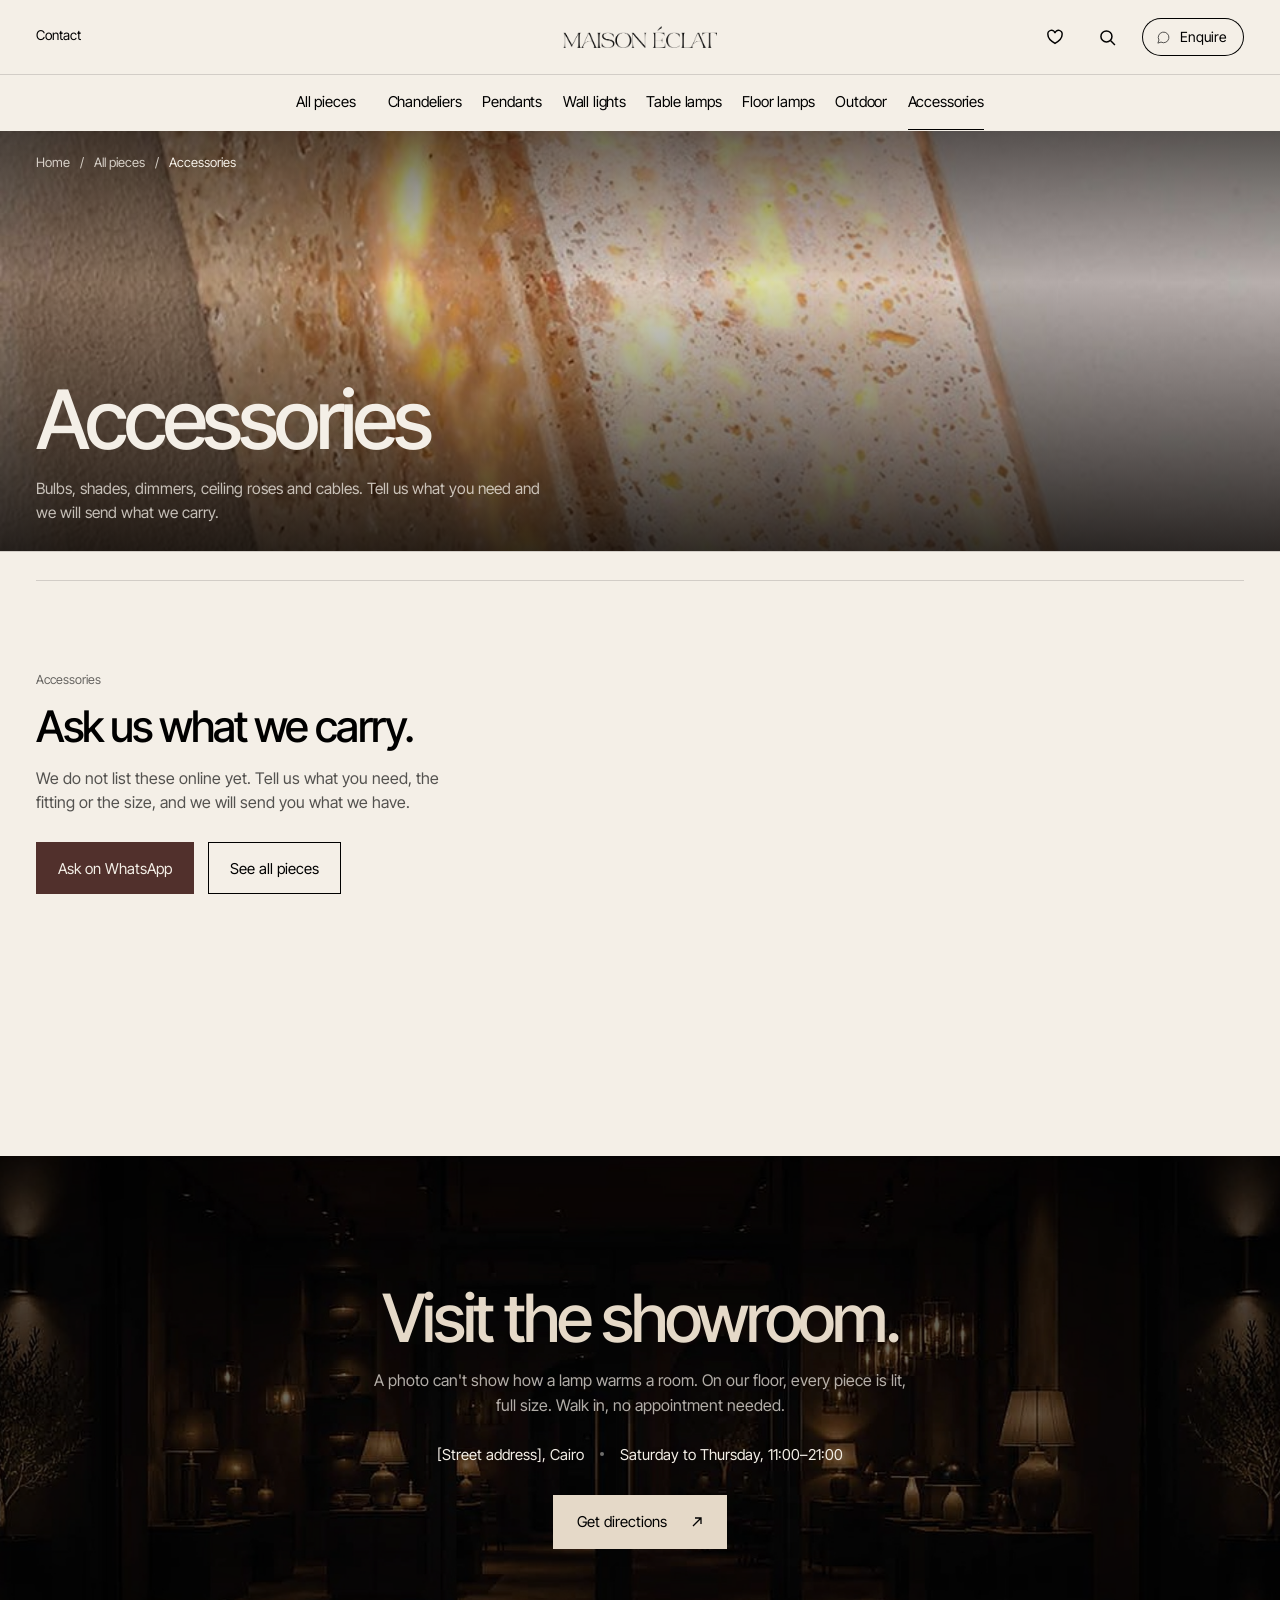
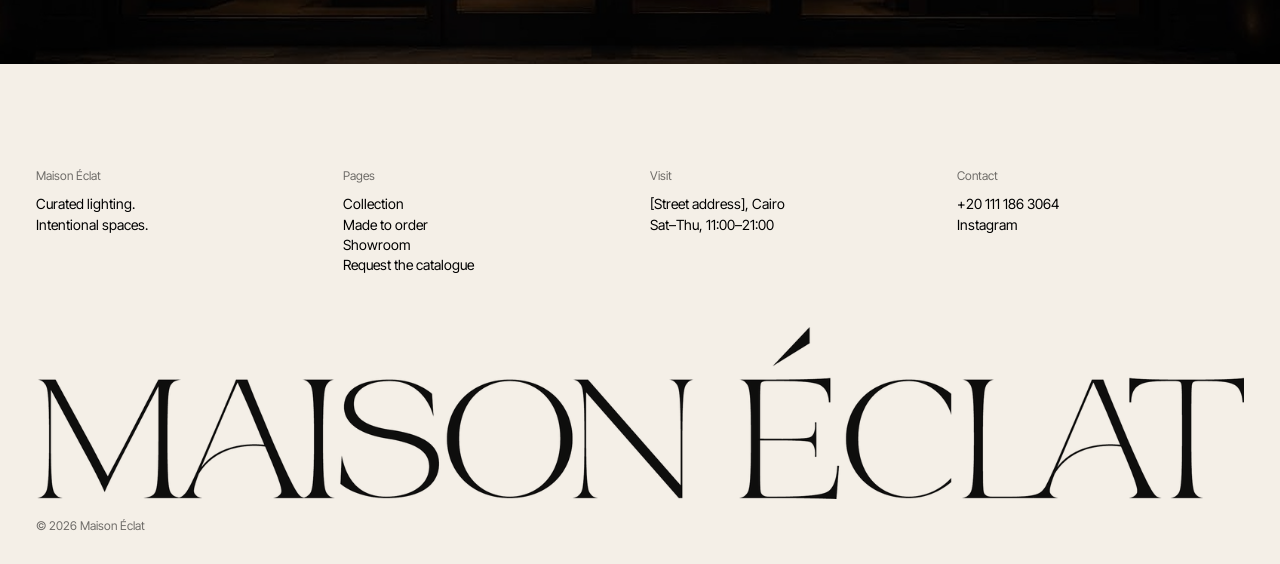
<file: docs/accessories.html>
<!DOCTYPE html>
<html lang="en">
<head>
<meta charset="utf-8"/>
<meta content="width=device-width, initial-scale=1" name="viewport"/>
<title>Accessories | Maison Éclat</title>
<meta content="Bulbs, shades, dimmers, ceiling roses and cords at Maison Éclat, Cairo." name="description"/><meta property="og:type" content="website"/><meta property="og:site_name" content="Maison Éclat"/><meta property="og:title" content="Accessories | Maison Éclat"/><meta property="og:description" content="Bulbs, shades, dimmers, ceiling roses and cords at Maison Éclat, Cairo."/><meta property="og:image" content="https://fadyfouad0.github.io/maisoneclatwebsite/assets/ba7bd4a4912631602a867c2ac174a03a.jpg"/><meta name="twitter:card" content="summary_large_image"/>
<link href="favicon-32.png" rel="icon" sizes="32x32" type="image/png"/>
<link href="favicon.svg" rel="icon" type="image/svg+xml"/>
<link href="favicon-512.png" rel="icon" sizes="512x512" type="image/png"/>
<link href="favicon-180.png" rel="apple-touch-icon" sizes="180x180"/>
<meta content="#E5D9C8" name="theme-color"/>
<link href="https://fonts.googleapis.com" rel="preconnect"/>
<link crossorigin="" href="https://fonts.gstatic.com" rel="preconnect"/>
<link href="https://fonts.googleapis.com/css2?family=Inter+Tight:ital,wght@0,300;0,400;0,500;0,600;1,400&amp;display=swap" rel="stylesheet"/>
<link href="site.css" rel="stylesheet"/>
<script>window.BASE="";</script>
</head>
<body class="has-phone">
<div class="d3" data-dc-tpl="13" data-page="Accessories">
<header class="sh-bar px">
<div class="nv nv-cold"><div class="nv-top px"><div class="nv-u nv-u1"><button aria-expanded="false" aria-label="Open the menu" class="nb-mb" type="button"><i aria-hidden="true"></i><i aria-hidden="true"></i></button><a class="nv-ul" href="showroom.html">Contact</a></div><a aria-label="Maison Éclat, home" class="nv-wm" href="index.html"><span class="wm" style="width: 160px;"></span></a><div class="nv-u nv-u2"><button aria-expanded="false" aria-label="Show your saved pieces" class="nb-sv" type="button"><svg aria-hidden="true" fill="none" height="18" stroke="currentColor" stroke-width="1.3" viewbox="0 0 16 16" width="18"><path d="M8 13.6S1.7 9.9 1.7 5.9A3.15 3.15 0 0 1 8 4.6a3.15 3.15 0 0 1 6.3 1.3c0 4-6.3 7.7-6.3 7.7z"></path></svg><sup><span class="sc-interp">0</span></sup></button><button aria-label="Search the collection" class="nb-i nv-si" type="button"><svg aria-hidden="true" fill="none" height="17" stroke="currentColor" stroke-width="1.4" viewbox="0 0 16 16" width="17"><circle cx="7" cy="7" r="5.2"></circle><path d="M10.8 10.8 15 15"></path></svg></button><a class="nb-cta" href="https://wa.me/201111863064?text=Hello%20Maison%20%C3%89clat%2C%20I%20have%20a%20question%20about%20a%20piece." rel="noopener" target="_blank"><svg aria-hidden="true" class="wam" fill="none" height="15" stroke="currentColor" stroke-width="1.5" viewbox="0 0 24 24" width="15"><path d="M3 21l1.7-5A8.5 8.5 0 1 1 8 19.3z"></path></svg><span>Enquire</span></a></div></div><div class="nv-row px"><nav aria-label="Collection" class="nv-ls"><a class="nv-b nv-b2" href="collection.html">All pieces</a><span class="nv-i"><a class="nv-b" href="chandeliers.html">Chandeliers</a><div class="nv-p"><div class="nv-pw px"><div class="nv-col"><span class="nv-k">Collections</span><a href="chandeliers.html#classic">Classic collection</a><a href="chandeliers.html#modern">Modern collection</a><a href="chandeliers.html#glass">Glass collection</a></div><div class="nv-col"><span class="nv-k">Pieces</span><a class="nv-pl" href="piece.html?p=desert-rose">Desert Rose</a><a class="nv-pl" href="piece.html?p=branch">Branch</a><a class="nv-pl" href="piece.html?p=spiral">Spiral</a><a class="nv-pl" href="piece.html?p=waterfall-column">Waterfall Column</a><a class="nv-all" href="chandeliers.html"><span>All chandeliers</span><svg aria-hidden="true" fill="none" height="10" stroke="currentColor" viewbox="0 0 16 10" width="16"><path d="M0 5h15M11 1l4 4-4 4"></path></svg></a></div><div class="nv-pv"><a class="nv-c def" href="piece.html?p=desert-rose"><span class="nv-sm"><img alt="Desert Rose" src="assets/161d7544adaf3555a5c7c3f9e8e49911.webp" loading="lazy" decoding="async"/></span><span class="nv-sx"><span class="nv-sk">The statement piece</span><b>Desert Rose</b><em>Glass, gilded metal</em><span class="nv-sp">From EGP 148,000</span></span></a><a class="nv-c nvpv" href="piece.html?p=desert-rose"><span class="nv-sm"><img alt="Desert Rose" src="assets/161d7544adaf3555a5c7c3f9e8e49911.webp" loading="lazy" decoding="async"/></span><span class="nv-sx"><span class="nv-sk">See the piece</span><b>Desert Rose</b><em>Glass, gilded metal</em><span class="nv-sp">From EGP 148,000</span></span></a><a class="nv-c nvpv" href="piece.html?p=branch"><span class="nv-sm"><img alt="Branch" src="assets/2b227a72a7ec6e00573e0648a656e3c6.webp" loading="lazy" decoding="async"/></span><span class="nv-sx"><span class="nv-sk">See the piece</span><b>Branch</b><em>Crystal, brass</em><span class="nv-sp">EGP 185,000</span></span></a><a class="nv-c nvpv" href="piece.html?p=spiral"><span class="nv-sm"><img alt="Spiral" src="assets/7345e2e78b6c7c5b1e20e24486b006a8.webp" loading="lazy" decoding="async"/></span><span class="nv-sx"><span class="nv-sk">See the piece</span><b>Spiral</b><em>Crystal, chrome</em><span class="nv-sp">From EGP 96,000</span></span></a><a class="nv-c nvpv" href="piece.html?p=waterfall-column"><span class="nv-sm"><img alt="Waterfall Column" src="assets/e0e13a2b151fdf653414b2777e8ae5de.webp" loading="lazy" decoding="async"/></span><span class="nv-sx"><span class="nv-sk">See the piece</span><b>Waterfall Column</b><em>Crystal</em><span class="nv-sp">On request</span></span></a></div></div></div></span><span class="nv-i"><a class="nv-b" href="pendants.html">Pendants</a><div class="nv-p"><div class="nv-pw px two"><div class="nv-col"><span class="nv-k">Pieces</span><a class="nv-pl" href="piece.html?p=prism">Prism</a><a class="nv-pl" href="piece.html?p=evette">Evette</a><a class="nv-pl" href="piece.html?p=mirza">Mirza</a><a class="nv-pl" href="piece.html?p=lantern">Lantern</a><a class="nv-all" href="pendants.html"><span>All pendants</span><svg aria-hidden="true" fill="none" height="10" stroke="currentColor" viewbox="0 0 16 10" width="16"><path d="M0 5h15M11 1l4 4-4 4"></path></svg></a></div><div class="nv-pv"><a class="nv-c def" href="piece.html?p=prism"><span class="nv-sm"><img alt="Prism" src="assets/1299a019108e423f42d9e288007b2902.webp" loading="lazy" decoding="async"/></span><span class="nv-sx"><span class="nv-sk">The statement piece</span><b>Prism</b><em>Coloured crystal</em><span class="nv-sp">EGP 42,000</span></span></a><a class="nv-c nvpv" href="piece.html?p=prism"><span class="nv-sm"><img alt="Prism" src="assets/1299a019108e423f42d9e288007b2902.webp" loading="lazy" decoding="async"/></span><span class="nv-sx"><span class="nv-sk">See the piece</span><b>Prism</b><em>Coloured crystal</em><span class="nv-sp">EGP 42,000</span></span></a><a class="nv-c nvpv" href="piece.html?p=evette"><span class="nv-sm"><img alt="Evette" src="assets/e4f3b8eaede5a2e6843042b1c167b238.webp" loading="lazy" decoding="async"/></span><span class="nv-sx"><span class="nv-sk">See the piece</span><b>Evette</b><em>Smoked glass, brass</em><span class="nv-sp">EGP 16,800</span></span></a><a class="nv-c nvpv" href="piece.html?p=mirza"><span class="nv-sm"><img alt="Mirza" src="assets/44ac0b63d1808f04ef20f3b6501ed9cb.webp" loading="lazy" decoding="async"/></span><span class="nv-sx"><span class="nv-sk">See the piece</span><b>Mirza</b><em>Glass, wood</em><span class="nv-sp">On request</span></span></a><a class="nv-c nvpv" href="piece.html?p=lantern"><span class="nv-sm"><img alt="Lantern" src="assets/0bec61b82d9d845c0ccecc4bb3849c14.webp" loading="lazy" decoding="async"/></span><span class="nv-sx"><span class="nv-sk">See the piece</span><b>Lantern</b><em>Metal, opal glass</em><span class="nv-sp">EGP 11,200</span></span></a></div></div></div></span><span class="nv-i"><a class="nv-b" href="wall-lights.html">Wall lights</a><div class="nv-p"><div class="nv-pw px two"><div class="nv-col"><span class="nv-k">Pieces</span><a class="nv-pl" href="piece.html?p=stacked-alabaster">Stacked Alabaster</a><a class="nv-pl" href="piece.html?p=oval">Oval</a><a class="nv-pl" href="piece.html?p=petal">Petal</a><a class="nv-pl" href="piece.html?p=formosa">Formosa</a><a class="nv-all" href="wall-lights.html"><span>All wall lights</span><svg aria-hidden="true" fill="none" height="10" stroke="currentColor" viewbox="0 0 16 10" width="16"><path d="M0 5h15M11 1l4 4-4 4"></path></svg></a></div><div class="nv-pv"><a class="nv-c def" href="piece.html?p=stacked-alabaster"><span class="nv-sm"><img alt="Stacked Alabaster" src="assets/55c3eedc41c176a95378549bb8019d7a.webp" loading="lazy" decoding="async"/></span><span class="nv-sx"><span class="nv-sk">The statement piece</span><b>Stacked Alabaster</b><em>Alabaster, brass</em><span class="nv-sp">EGP 19,500</span></span></a><a class="nv-c nvpv" href="piece.html?p=stacked-alabaster"><span class="nv-sm"><img alt="Stacked Alabaster" src="assets/55c3eedc41c176a95378549bb8019d7a.webp" loading="lazy" decoding="async"/></span><span class="nv-sx"><span class="nv-sk">See the piece</span><b>Stacked Alabaster</b><em>Alabaster, brass</em><span class="nv-sp">EGP 19,500</span></span></a><a class="nv-c nvpv" href="piece.html?p=oval"><span class="nv-sm"><img alt="Oval" src="assets/8e643a083cf4c824cb2175f503297165.webp" loading="lazy" decoding="async"/></span><span class="nv-sx"><span class="nv-sk">See the piece</span><b>Oval</b><em>Alabaster</em><span class="nv-sp">EGP 21,000</span></span></a><a class="nv-c nvpv" href="piece.html?p=petal"><span class="nv-sm"><img alt="Petal" src="assets/286ad7222d1efd08d86ab4639a7570b2.webp" loading="lazy" decoding="async"/></span><span class="nv-sx"><span class="nv-sk">See the piece</span><b>Petal</b><em>Alabaster</em><span class="nv-sp">EGP 14,500</span></span></a><a class="nv-c nvpv" href="piece.html?p=formosa"><span class="nv-sm"><img alt="Formosa" src="assets/4733f0b7d663e05d6c4eee8dcdc4c944.webp" loading="lazy" decoding="async"/></span><span class="nv-sx"><span class="nv-sk">See the piece</span><b>Formosa</b><em>Marble, bronze</em><span class="nv-sp">EGP 24,000</span></span></a></div></div></div></span><span class="nv-i"><a class="nv-b" href="table-lamps.html">Table lamps</a><div class="nv-p"><div class="nv-pw px two"><div class="nv-col"><span class="nv-k">Pieces</span><a class="nv-pl" href="piece.html?p=mushroom">Mushroom</a><a class="nv-pl" href="piece.html?p=tivaro">Tivaro</a><a class="nv-pl" href="piece.html?p=crystal-waterfall">Crystal Waterfall</a><a class="nv-all" href="table-lamps.html"><span>All table lamps</span><svg aria-hidden="true" fill="none" height="10" stroke="currentColor" viewbox="0 0 16 10" width="16"><path d="M0 5h15M11 1l4 4-4 4"></path></svg></a></div><div class="nv-pv"><a class="nv-c def" href="piece.html?p=tivaro"><span class="nv-sm"><img alt="Tivaro" src="assets/2518200d46ae546dc89507ffa08bab92.webp" loading="lazy" decoding="async"/></span><span class="nv-sx"><span class="nv-sk">The statement piece</span><b>Tivaro</b><em>Travertine</em><span class="nv-sp">EGP 26,000</span></span></a><a class="nv-c nvpv" href="piece.html?p=mushroom"><span class="nv-sm"><img alt="Mushroom" src="assets/a6cf27a4dba06b9fb7057b75b2ebd129.webp" loading="lazy" decoding="async"/></span><span class="nv-sx"><span class="nv-sk">See the piece</span><b>Mushroom</b><em>Travertine, metal</em><span class="nv-sp">EGP 12,500</span></span></a><a class="nv-c nvpv" href="piece.html?p=tivaro"><span class="nv-sm"><img alt="Tivaro" src="assets/2518200d46ae546dc89507ffa08bab92.webp" loading="lazy" decoding="async"/></span><span class="nv-sx"><span class="nv-sk">See the piece</span><b>Tivaro</b><em>Travertine</em><span class="nv-sp">EGP 26,000</span></span></a><a class="nv-c nvpv" href="piece.html?p=crystal-waterfall"><span class="nv-sm"><img alt="Crystal Waterfall" src="assets/fa04153e085896e1be23d315075e6703.webp" loading="lazy" decoding="async"/></span><span class="nv-sx"><span class="nv-sk">See the piece</span><b>Crystal Waterfall</b><em>Crystal, chrome</em><span class="nv-sp">EGP 32,000</span></span></a></div></div></div></span><span class="nv-i"><a class="nv-b" href="floor-lamps.html">Floor lamps</a><div class="nv-p"><div class="nv-pw px two"><div class="nv-col"><span class="nv-k">Pieces</span><a class="nv-pl" href="piece.html?p=totem">Totem</a><a class="nv-all" href="floor-lamps.html"><span>All floor lamps</span><svg aria-hidden="true" fill="none" height="10" stroke="currentColor" viewbox="0 0 16 10" width="16"><path d="M0 5h15M11 1l4 4-4 4"></path></svg></a></div><div class="nv-pv"><a class="nv-c def" href="piece.html?p=totem"><span class="nv-sm"><img alt="Totem" src="assets/95cddb35463c74a8410fdbba63c231b1.webp" loading="lazy" decoding="async"/></span><span class="nv-sx"><span class="nv-sk">The statement piece</span><b>Totem</b><em>Alabaster</em><span class="nv-sp">EGP 58,000</span></span></a><a class="nv-c nvpv" href="piece.html?p=totem"><span class="nv-sm"><img alt="Totem" src="assets/95cddb35463c74a8410fdbba63c231b1.webp" loading="lazy" decoding="async"/></span><span class="nv-sx"><span class="nv-sk">See the piece</span><b>Totem</b><em>Alabaster</em><span class="nv-sp">EGP 58,000</span></span></a></div></div></div></span><span class="nv-i"><a class="nv-b" href="outdoor.html">Outdoor</a><div class="nv-p"><div class="nv-pw px two"><div class="nv-col"><span class="nv-k">Pieces</span><a class="nv-pl" href="piece.html?p=pebble">Pebble</a><a class="nv-all" href="outdoor.html"><span>All outdoor</span><svg aria-hidden="true" fill="none" height="10" stroke="currentColor" viewbox="0 0 16 10" width="16"><path d="M0 5h15M11 1l4 4-4 4"></path></svg></a></div><div class="nv-pv"><a class="nv-c def" href="piece.html?p=pebble"><span class="nv-sm"><img alt="Pebble" src="assets/7d35291b5eab7c91e36046d24f7003be.webp" loading="lazy" decoding="async"/></span><span class="nv-sx"><span class="nv-sk">The statement piece</span><b>Pebble</b><em>Stone composite</em><span class="nv-sp">EGP 9,800</span></span></a><a class="nv-c nvpv" href="piece.html?p=pebble"><span class="nv-sm"><img alt="Pebble" src="assets/7d35291b5eab7c91e36046d24f7003be.webp" loading="lazy" decoding="async"/></span><span class="nv-sx"><span class="nv-sk">See the piece</span><b>Pebble</b><em>Stone composite</em><span class="nv-sp">EGP 9,800</span></span></a></div></div></div></span><span class="nv-i"><a class="nv-b on" href="accessories.html">Accessories</a><div class="nv-p"><div class="nv-pw px"><div class="nv-col"><span class="nv-k">Collections</span><a href="accessories.html">Bulbs</a><a href="accessories.html">Shades</a><a href="accessories.html">Dimmers and switches</a><a href="accessories.html">Ceiling roses</a><a href="accessories.html">Cords and cables</a></div><div class="nv-col"><span class="nv-k">Ask us</span><a href="https://wa.me/201111863064?text=Hello%20Maison%20%C3%89clat%2C%20I%20am%20looking%20for%20an%20accessory." target="_blank" rel="noopener">Tell us what you need</a><a class="nv-all" href="accessories.html"><span>All accessories</span><svg aria-hidden="true" fill="none" height="10" stroke="currentColor" viewbox="0 0 16 10" width="16"><path d="M0 5h15M11 1l4 4-4 4"></path></svg></a></div></div></div></span></nav></div></div>
</header>
<section aria-labelledby="ct-h1" class="ct ch seen">
<div class="ch-ph"><img alt="Light through a panel of travertine" src="assets/ee47cc834ef327f92992034cec4e92a0.jpg"/>
<div class="ch-in px">
<div class="ct-crumb ch-crumb"><a href="index.html">Home</a><span>/</span><a href="collection.html">All pieces</a><span>/</span><b><span class="sc-interp">Accessories</span></b></div>
<div class="ch-t"><h1 id="ct-h1"><span class="ln"><span><span class="sc-interp">Accessories</span></span></span></h1>
<p class="ct-line">Bulbs, shades, dimmers, ceiling roses and cables. Tell us what you need and we will send what we carry.</p></div>
</div>
</div>
</section>
<section aria-label="Filter and sort" class="cf px seen none">
<div class="cf-bar">
<button aria-expanded="false" class="cf-b" type="button">
<svg aria-hidden="true" fill="none" height="13" stroke="currentColor" stroke-width="1.3" viewbox="0 0 15 13" width="15"><path d="M0 2.5h15M0 6.5h15M0 10.5h15"></path><circle cx="4.5" cy="2.5" fill="currentColor" r="1.8" stroke="none"></circle><circle cx="10" cy="6.5" fill="currentColor" r="1.8" stroke="none"></circle><circle cx="6" cy="10.5" fill="currentColor" r="1.8" stroke="none"></circle></svg>
<span>Filter</span><i class=""></i></button>
<label class="cf-s"><span>Sort</span><select aria-label="Sort the pieces"><option value="featured"><span class="sc-interp">Featured</span></option><option value="low"><span class="sc-interp">Price, low to high</span></option><option value="high"><span class="sc-interp">Price, high to low</span></option><option value="az"><span class="sc-interp">Name, A to Z</span></option></select>
<svg aria-hidden="true" fill="none" height="6" stroke="currentColor" stroke-width="1.3" viewbox="0 0 10 6" width="10"><path d="M1 1l4 4 4-4"></path></svg></label>
</div>
<div class="cf-p">
<div class="cf-g"><span class="cf-k">Material</span><div class="cf-cs"></div></div>
<div class="cf-g"><span class="cf-k">Availability</span><div class="cf-cs"></div></div>
<button class="cf-x" type="button"><span>Clear filters</span>×</button>
</div>
</section>
<section aria-label="Pieces" class="cg px seen">
<div class="d3-grid seen"></div>
  </section>
<section aria-labelledby="d3-show-h" class="shb seen" id="d3-show">
<img alt="" aria-hidden="true" class="shb-ph" src="assets/ecc6c0a2349127207ecc1fcbfc88dde3.jpg" loading="lazy" decoding="async"/>
<div class="shb-in rv">
<h2 id="d3-show-h">Visit the showroom.</h2>
<p>A photo can't show how a lamp warms a room. On our floor, every piece is lit, full size. Walk in, no appointment needed.</p>
<div class="shb-rw"><span>[Street address], Cairo</span><i aria-hidden="true"></i><span>Saturday to Thursday, 11:00–21:00</span></div>
<a class="d3-btn shb-btn" href="https://www.google.com/maps/search/?api=1&amp;query=Maison%20%C3%89clat%20Cairo" rel="noopener" target="_blank"><span>Get directions</span><svg aria-hidden="true" fill="none" height="12" stroke="currentColor" stroke-width="1.3" viewbox="0 0 12 12" width="12"><path d="M2 10 10 2M4 2h6v6"></path></svg></a>
</div>
</section>

<footer class="d3-foot px seen" id="d3-foot">
<div class="d3-foot-t rv"><div><h4>Maison Éclat</h4><p>Curated lighting.<br/>Intentional spaces.</p></div><div><h4>Pages</h4><p><a href="collection.html">Collection</a><br/>Made to order<br/>Showroom<br/><a href="https://wa.me/201111863064?text=Hello%20Maison%20%C3%89clat%2C%20please%20send%20me%20the%202026%20catalogue.">Request the catalogue</a></p></div><div><h4>Visit</h4><p>[Street address], Cairo<br/>Sat–Thu, 11:00–21:00</p></div><div><h4>Contact</h4><p><a href="tel:+201111863064">+20 111 186 3064</a><br/>Instagram</p></div></div>
<div class="d3-wmw"><span class="wm" style="width: 100%; color: rgb(0, 0, 0);"></span></div>
<div class="d3-base"><span>© 2026 Maison Éclat</span></div>
</footer>
</div>
<div class="ph" data-dc-tpl="13" data-page="Accessories"><div class="bar bar-l"><button aria-label="Open the menu" class="ic" type="button"><svg aria-hidden="true" fill="none" height="12" stroke="currentColor" stroke-width="1.5" viewbox="0 0 19 12" width="19"><path d="M0 1h19M0 11h19"></path></svg></button><span class="wm" style="width: 124px;"></span><span class="acts"><button aria-label="Search the collection" class="ic" type="button"><svg aria-hidden="true" fill="none" height="18" stroke="currentColor" stroke-width="1.3" viewbox="0 0 18 18" width="18"><circle cx="8" cy="8" r="6"></circle><path d="M12.4 12.4 17 17"></path></svg></button><button aria-label="Saved pieces" class="ic" type="button"><svg aria-hidden="true" fill="none" height="18" stroke="currentColor" stroke-width="1.3" viewbox="0 0 16 16" width="18"><path d="M8 13.6S1.7 9.9 1.7 5.9A3.15 3.15 0 0 1 8 4.6a3.15 3.15 0 0 1 6.3 1.3c0 4-6.3 7.7-6.3 7.7z"></path></svg></button></span></div><div class="cb"><a href="index.html">Home</a><span>/</span><a href="collection.html">All pieces</a><span>/</span><b>Accessories</b></div><div class="ph-band"><img alt="Light through a panel of travertine" src="assets/ee47cc834ef327f92992034cec4e92a0.jpg"/><div class="ph-in"><h1>Accessories</h1><p>Bulbs, shades, dimmers, ceiling roses and cables. Tell us what you need and we will send what we carry.</p></div></div><div class="fl"><button class="fl-b" type="button"><svg aria-hidden="true" fill="none" height="13" stroke="currentColor" stroke-width="1.3" viewbox="0 0 15 13" width="15"><path d="M0 2.5h15M0 6.5h15M0 10.5h15"></path><circle cx="4.5" cy="2.5" fill="currentColor" r="1.8" stroke="none"></circle><circle cx="10" cy="6.5" fill="currentColor" r="1.8" stroke="none"></circle><circle cx="6" cy="10.5" fill="currentColor" r="1.8" stroke="none"></circle></svg><span>Filter</span></button><button class="fl-s" type="button"><span>Featured</span><svg aria-hidden="true" fill="none" height="6" stroke="currentColor" stroke-width="1.3" viewbox="0 0 10 6" width="10"><path d="M1 1l4 4 4-4"></path></svg></button></div><div class="g2 g2-t"><a class="pc" href="piece.html?p=stacked-alabaster"><span class="pc-m"><span class="pc-lb">New</span><button aria-label="Save Stacked Alabaster" class="pc-sv" type="button"><span><svg aria-hidden="true" class="svm" fill="none" height="18" stroke="currentColor" stroke-width="1.3" viewbox="0 0 16 16" width="18"><path class="svh" d="M8 13.6S1.7 9.9 1.7 5.9A3.15 3.15 0 0 1 8 4.6a3.15 3.15 0 0 1 6.3 1.3c0 4-6.3 7.7-6.3 7.7z"></path></svg></span></button><img alt="Stacked Alabaster" src="assets/55c3eedc41c176a95378549bb8019d7a.webp" loading="lazy" decoding="async"/></span><span class="pc-t"><b>Stacked Alabaster</b><em>Wall light</em></span><span class="pc-p">EGP 19,500</span></a><a class="pc" href="piece.html?p=oval"><span class="pc-m"><span class="pc-lb">In the showroom</span><button aria-label="Save Oval" class="pc-sv" type="button"><span><svg aria-hidden="true" class="svm" fill="none" height="18" stroke="currentColor" stroke-width="1.3" viewbox="0 0 16 16" width="18"><path class="svh" d="M8 13.6S1.7 9.9 1.7 5.9A3.15 3.15 0 0 1 8 4.6a3.15 3.15 0 0 1 6.3 1.3c0 4-6.3 7.7-6.3 7.7z"></path></svg></span></button><img alt="Oval" src="assets/8e643a083cf4c824cb2175f503297165.webp" loading="lazy" decoding="async"/></span><span class="pc-t"><b>Oval</b><em>Wall light</em></span><span class="pc-p">EGP 21,000</span></a><a class="pc" href="piece.html?p=petal"><span class="pc-m"><span class="pc-lb">Made to order</span><button aria-label="Save Petal" class="pc-sv" type="button"><span><svg aria-hidden="true" class="svm" fill="none" height="18" stroke="currentColor" stroke-width="1.3" viewbox="0 0 16 16" width="18"><path class="svh" d="M8 13.6S1.7 9.9 1.7 5.9A3.15 3.15 0 0 1 8 4.6a3.15 3.15 0 0 1 6.3 1.3c0 4-6.3 7.7-6.3 7.7z"></path></svg></span></button><img alt="Petal" src="assets/286ad7222d1efd08d86ab4639a7570b2.webp" loading="lazy" decoding="async"/></span><span class="pc-t"><b>Petal</b><em>Wall light</em></span><span class="pc-p">EGP 14,500</span></a><a class="pc" href="piece.html?p=necklace"><span class="pc-m"><span class="pc-lb">New</span><button aria-label="Save Necklace" class="pc-sv" type="button"><span><svg aria-hidden="true" class="svm" fill="none" height="18" stroke="currentColor" stroke-width="1.3" viewbox="0 0 16 16" width="18"><path class="svh" d="M8 13.6S1.7 9.9 1.7 5.9A3.15 3.15 0 0 1 8 4.6a3.15 3.15 0 0 1 6.3 1.3c0 4-6.3 7.7-6.3 7.7z"></path></svg></span></button><img alt="Necklace" src="assets/9d3676a5ba456b7812cf90e35ba12233.webp" loading="lazy" decoding="async"/></span><span class="pc-t"><b>Necklace</b><em>Wall light</em></span><span class="pc-p">EGP 18,500</span></a><a class="pc" href="piece.html?p=formosa"><span class="pc-m"><span class="pc-lb">In the showroom</span><button aria-label="Save Formosa" class="pc-sv" type="button"><span><svg aria-hidden="true" class="svm" fill="none" height="18" stroke="currentColor" stroke-width="1.3" viewbox="0 0 16 16" width="18"><path class="svh" d="M8 13.6S1.7 9.9 1.7 5.9A3.15 3.15 0 0 1 8 4.6a3.15 3.15 0 0 1 6.3 1.3c0 4-6.3 7.7-6.3 7.7z"></path></svg></span></button><img alt="Formosa" src="assets/4733f0b7d663e05d6c4eee8dcdc4c944.webp" loading="lazy" decoding="async"/></span><span class="pc-t"><b>Formosa</b><em>Wall light</em></span><span class="pc-p">EGP 24,000</span></a><a class="pc" href="piece.html?p=liquid"><span class="pc-m"><button aria-label="Save Liquid" class="pc-sv" type="button"><span><svg aria-hidden="true" class="svm" fill="none" height="18" stroke="currentColor" stroke-width="1.3" viewbox="0 0 16 16" width="18"><path class="svh" d="M8 13.6S1.7 9.9 1.7 5.9A3.15 3.15 0 0 1 8 4.6a3.15 3.15 0 0 1 6.3 1.3c0 4-6.3 7.7-6.3 7.7z"></path></svg></span></button><img alt="Liquid" src="assets/d2e24f8ddc6ab5de058e73bed92fa5a7.webp" loading="lazy" decoding="async"/></span><span class="pc-t"><b>Liquid</b><em>Wall light</em></span><span class="pc-p">On request</span></a><a class="pc" href="piece.html?p=salix"><span class="pc-m"><button aria-label="Save Salix" class="pc-sv" type="button"><span><svg aria-hidden="true" class="svm" fill="none" height="18" stroke="currentColor" stroke-width="1.3" viewbox="0 0 16 16" width="18"><path class="svh" d="M8 13.6S1.7 9.9 1.7 5.9A3.15 3.15 0 0 1 8 4.6a3.15 3.15 0 0 1 6.3 1.3c0 4-6.3 7.7-6.3 7.7z"></path></svg></span></button><img alt="Salix" src="assets/ffd1fa9dc42095024122a0a3b24cde58.webp" loading="lazy" decoding="async"/></span><span class="pc-t"><b>Salix</b><em>Wall light</em></span><span class="pc-p">On request</span></a><a class="pc" href="piece.html?p=petra"><span class="pc-m"><button aria-label="Save Petra" class="pc-sv" type="button"><span><svg aria-hidden="true" class="svm" fill="none" height="18" stroke="currentColor" stroke-width="1.3" viewbox="0 0 16 16" width="18"><path class="svh" d="M8 13.6S1.7 9.9 1.7 5.9A3.15 3.15 0 0 1 8 4.6a3.15 3.15 0 0 1 6.3 1.3c0 4-6.3 7.7-6.3 7.7z"></path></svg></span></button><img alt="Petra" src="assets/fb92f01a475229e28633ee61b7e74009.webp" loading="lazy" decoding="async"/></span><span class="pc-t"><b>Petra</b><em>Wall light</em></span><span class="pc-p">On request</span></a><a class="pc" href="piece.html?p=nacre"><span class="pc-m"><button aria-label="Save Nacre" class="pc-sv" type="button"><span><svg aria-hidden="true" class="svm" fill="none" height="18" stroke="currentColor" stroke-width="1.3" viewbox="0 0 16 16" width="18"><path class="svh" d="M8 13.6S1.7 9.9 1.7 5.9A3.15 3.15 0 0 1 8 4.6a3.15 3.15 0 0 1 6.3 1.3c0 4-6.3 7.7-6.3 7.7z"></path></svg></span></button><img alt="Nacre" src="assets/25d5e24dfc957800099c5fe2479568a3.webp" loading="lazy" decoding="async"/></span><span class="pc-t"><b>Nacre</b><em>Wall light</em></span><span class="pc-p">On request</span></a><a class="pc" href="piece.html?p=wabi"><span class="pc-m"><button aria-label="Save Wabi" class="pc-sv" type="button"><span><svg aria-hidden="true" class="svm" fill="none" height="18" stroke="currentColor" stroke-width="1.3" viewbox="0 0 16 16" width="18"><path class="svh" d="M8 13.6S1.7 9.9 1.7 5.9A3.15 3.15 0 0 1 8 4.6a3.15 3.15 0 0 1 6.3 1.3c0 4-6.3 7.7-6.3 7.7z"></path></svg></span></button><img alt="Wabi" src="assets/e62acf71ea965c15981dea8c94f7a89b.webp" loading="lazy" decoding="async"/></span><span class="pc-t"><b>Wabi</b><em>Wall light</em></span><span class="pc-p">On request</span></a></div><div class="sec-f"><a class="btn out" href="https://wa.me/201111863064"><span><svg aria-hidden="true" class="wam" fill="none" height="15" stroke="currentColor" stroke-width="1.5" viewbox="0 0 24 24" width="15"><path d="M3 21l1.7-5A8.5 8.5 0 1 1 8 19.3z"></path></svg>Enquire about a piece</span></a></div><section aria-labelledby="s-vs" class="vs seen"><div class="vs-ph"><img alt="The showroom front at night, lit from inside" src="assets/04d29e2bd0bf024ecdc8126327efef15.jpg" loading="lazy" decoding="async"/></div><div class="vs-in"><span class="vs-open"><i aria-hidden="true"></i>Open now, until 21:00</span><h2 id="s-vs">Visit the showroom.</h2><p>Every piece we carry is switched on, full size. A photograph cannot show you how a lamp warms a room.</p><div class="vs-r"><span>[Street address], Cairo</span><span>Saturday to Thursday, 11:00–21:00. No appointment.</span></div><a class="btn lt" href="https://www.google.com/maps/search/?api=1&amp;query=Maison%20%C3%89clat%20Cairo"><span>Get directions</span></a></div></section><footer class="ft"><div class="ft-g"><div><h4>Pages</h4><p><a href="collection.html">Collection</a><br/><a href="showroom.html">Showroom</a><br/><a href="showroom.html">Contact</a><br/><a href="https://wa.me/201111863064?text=Hello%20Maison%20%C3%89clat%2C%20please%20send%20me%20the%202026%20catalogue." target="_blank" rel="noopener">Request the catalogue</a></p></div><div><h4>Contact</h4><p><a href="tel:+201111863064">+20 111 186 3064</a><br/>[hello@maisoneclat.eg]<br/>Instagram</p></div></div><div class="ft-wm"><span class="wm" style="width: 100%; color: rgb(0, 0, 0);"></span></div><div class="ft-b"><span>© 2026 Maison Éclat</span><span>Cairo</span></div></footer></div>
<template id="t-card-d"><div class="d3-cw"><a class="d3-cell" href="collection.html"><span class="t"><span class="lb lb-new"><i aria-hidden="true"></i><span><span class="sc-interp">New</span></span></span><span><span class="sc-interp">Chandelier</span></span></span><img alt="Desert Rose" src="assets/161d7544adaf3555a5c7c3f9e8e49911.webp" loading="lazy" decoding="async"/><span class="go"><svg aria-hidden="true" fill="none" height="12" stroke="currentColor" stroke-width="1.3" viewbox="0 0 12 12" width="12"><path d="M2 10 10 2M4 2h6v6"></path></svg></span><span class="b"><span><b><span class="sc-interp">Desert Rose</span></b><small><span class="sc-interp">Glass, gilded metal</span></small></span><em><span class="sc-interp">From EGP 148,000</span></em></span></a><button aria-label="Save Desert Rose to your list" aria-pressed="false" class="sv-b" type="button"><svg aria-hidden="true" class="svm" fill="none" height="18" stroke="currentColor" stroke-width="1.3" viewbox="0 0 16 16" width="18"><path class="svh" d="M8 13.6S1.7 9.9 1.7 5.9A3.15 3.15 0 0 1 8 4.6a3.15 3.15 0 0 1 6.3 1.3c0 4-6.3 7.7-6.3 7.7z"></path></svg></button></div></template>
<template id="t-card-p"><a class="pc" href="piece.html?p=desert-rose"><span class="pc-m"><span class="pc-lb">New</span><button aria-label="Save Desert Rose" class="pc-sv" type="button"><span><svg aria-hidden="true" class="svm" fill="none" height="18" stroke="currentColor" stroke-width="1.3" viewbox="0 0 16 16" width="18"><path class="svh" d="M8 13.6S1.7 9.9 1.7 5.9A3.15 3.15 0 0 1 8 4.6a3.15 3.15 0 0 1 6.3 1.3c0 4-6.3 7.7-6.3 7.7z"></path></svg></span></button><img alt="Desert Rose" src="assets/161d7544adaf3555a5c7c3f9e8e49911.webp" loading="lazy" decoding="async"/></span><span class="pc-t"><b>Desert Rose</b><em>Chandelier</em></span><span class="pc-p">From EGP 148,000</span></a></template>
<div aria-hidden="true" class="mn">
<div class="mn-top px"><a aria-label="Maison Éclat, home" class="mn-wm" href="index.html"><span class="wm" style="width: 136px;"></span></a><button aria-label="Close the menu" class="mn-x" type="button"><i aria-hidden="true"></i><i aria-hidden="true"></i></button></div>
<div class="mn-in px">
<div class="mn-cols">
<div class="mn-main"><span class="mn-k">Collection</span>
<div class="mn-rs-w"><div class="mn-r"><a class="mn-rn" href="chandeliers.html"><span>Chandeliers</span><svg aria-hidden="true" fill="none" height="12" stroke="currentColor" stroke-width="1.3" viewbox="0 0 12 12" width="12"><path d="M2 10 10 2M4 2h6v6"></path></svg></a><span class="mn-rs"><a href="chandeliers.html#classic">Classic collection</a><a href="chandeliers.html#modern">Modern collection</a><a href="chandeliers.html#glass">Glass collection</a></span></div><div class="mn-r"><a class="mn-rn" href="pendants.html"><span>Pendants</span><svg aria-hidden="true" fill="none" height="12" stroke="currentColor" stroke-width="1.3" viewbox="0 0 12 12" width="12"><path d="M2 10 10 2M4 2h6v6"></path></svg></a><span class="mn-rs"></span></div><div class="mn-r"><a class="mn-rn" href="wall-lights.html"><span>Wall lights</span><svg aria-hidden="true" fill="none" height="12" stroke="currentColor" stroke-width="1.3" viewbox="0 0 12 12" width="12"><path d="M2 10 10 2M4 2h6v6"></path></svg></a><span class="mn-rs"></span></div><div class="mn-r"><a class="mn-rn" href="table-lamps.html"><span>Table lamps</span><svg aria-hidden="true" fill="none" height="12" stroke="currentColor" stroke-width="1.3" viewbox="0 0 12 12" width="12"><path d="M2 10 10 2M4 2h6v6"></path></svg></a><span class="mn-rs"></span></div><div class="mn-r"><a class="mn-rn" href="floor-lamps.html"><span>Floor lamps</span><svg aria-hidden="true" fill="none" height="12" stroke="currentColor" stroke-width="1.3" viewbox="0 0 12 12" width="12"><path d="M2 10 10 2M4 2h6v6"></path></svg></a><span class="mn-rs"></span></div><div class="mn-r"><a class="mn-rn" href="outdoor.html"><span>Outdoor</span><svg aria-hidden="true" fill="none" height="12" stroke="currentColor" stroke-width="1.3" viewbox="0 0 12 12" width="12"><path d="M2 10 10 2M4 2h6v6"></path></svg></a><span class="mn-rs"></span></div><div class="mn-r"><a class="mn-rn" href="accessories.html"><span>Accessories</span><svg aria-hidden="true" fill="none" height="12" stroke="currentColor" stroke-width="1.3" viewbox="0 0 12 12" width="12"><path d="M2 10 10 2M4 2h6v6"></path></svg></a><span class="mn-rs"><a href="accessories.html">Bulbs</a><a href="accessories.html">Shades</a><a href="accessories.html">Dimmers and switches</a><a href="accessories.html">Ceiling roses</a><a href="accessories.html">Cords and cables</a></span></div></div>
<a class="mn-all" href="collection.html"><span>Every piece</span><svg aria-hidden="true" fill="none" height="10" stroke="currentColor" viewbox="0 0 16 10" width="16"><path d="M0 5h15M11 1l4 4-4 4"></path></svg></a>
</div>
<div class="mn-side">
<span class="mn-k">Visit</span>
<p class="mn-ad">[Street address]<br/>Cairo, Egypt<br/>Saturday to Thursday, [11am–9pm]</p>
<a class="mn-lk" href="index.html#d3-show"><span>See it at the showroom</span><svg aria-hidden="true" fill="none" height="10" stroke="currentColor" viewbox="0 0 16 10" width="16"><path d="M0 5h15M11 1l4 4-4 4"></path></svg></a>
<span class="mn-k mn-k2">Reach us</span>
<a class="mn-lk" href="showroom.html"><span>Contact</span><svg aria-hidden="true" fill="none" height="10" stroke="currentColor" viewbox="0 0 16 10" width="16"><path d="M0 5h15M11 1l4 4-4 4"></path></svg></a>
<a class="mn-lk" href="tel:+201111863064"><span>+20 111 186 3064</span></a>
<a class="d3-btn mn-wa" href="https://wa.me/201111863064?text=Hello%20Maison%20%C3%89clat%2C%20I%20have%20a%20question%20about%20a%20piece." rel="noopener" target="_blank"><svg aria-hidden="true" class="wam" fill="none" height="15" stroke="currentColor" stroke-width="1.5" viewbox="0 0 24 24" width="15"><path d="M3 21l1.7-5A8.5 8.5 0 1 1 8 19.3z"></path></svg><span>Enquire</span><svg aria-hidden="true" fill="none" height="10" stroke="currentColor" viewbox="0 0 16 10" width="16"><path d="M0 5h15M11 1l4 4-4 4"></path></svg></a>
</div>
</div>
</div>
</div><div aria-live="polite" class="sv-bar none">
<div class="sv-head"><button class="sv-tog" type="button"><b><span class="sc-interp">0</span></b><span><span class="sc-interp">Saved pieces</span></span><svg aria-hidden="true" class="sv-cv" fill="none" height="11" stroke="currentColor" stroke-width="1.4" viewbox="0 0 12 12" width="11"><path d="M2.5 7.5 6 4l3.5 3.5"></path></svg></button><a class="sv-go" href="https://wa.me/201111863064?text=Hello%20Maison%20%C3%89clat%2C%20I%20have%20a%20question%20about%20a%20piece." rel="noopener" target="_blank"><svg aria-hidden="true" class="wam" fill="none" height="15" stroke="currentColor" stroke-width="1.5" viewbox="0 0 24 24" width="15"><path d="M3 21l1.7-5A8.5 8.5 0 1 1 8 19.3z"></path></svg><span>Enquire about your list</span><svg aria-hidden="true" fill="none" height="10" stroke="currentColor" viewbox="0 0 16 10" width="16"><path d="M0 5h15M11 1l4 4-4 4"></path></svg></a></div>
<div class="sv-list"><div class="sv-empty">Nothing saved yet. The heart on any piece keeps it here, ready to send over.</div>
<div class="sv-foot"><button class="sv-clear" type="button"><span>Clear the list</span></button><span class="sv-note">We will reply on WhatsApp with photos, sizes and what is on the floor.</span></div>
</div>
</div><script defer="" src="site.js"></script>
</body>
</html>
</file>
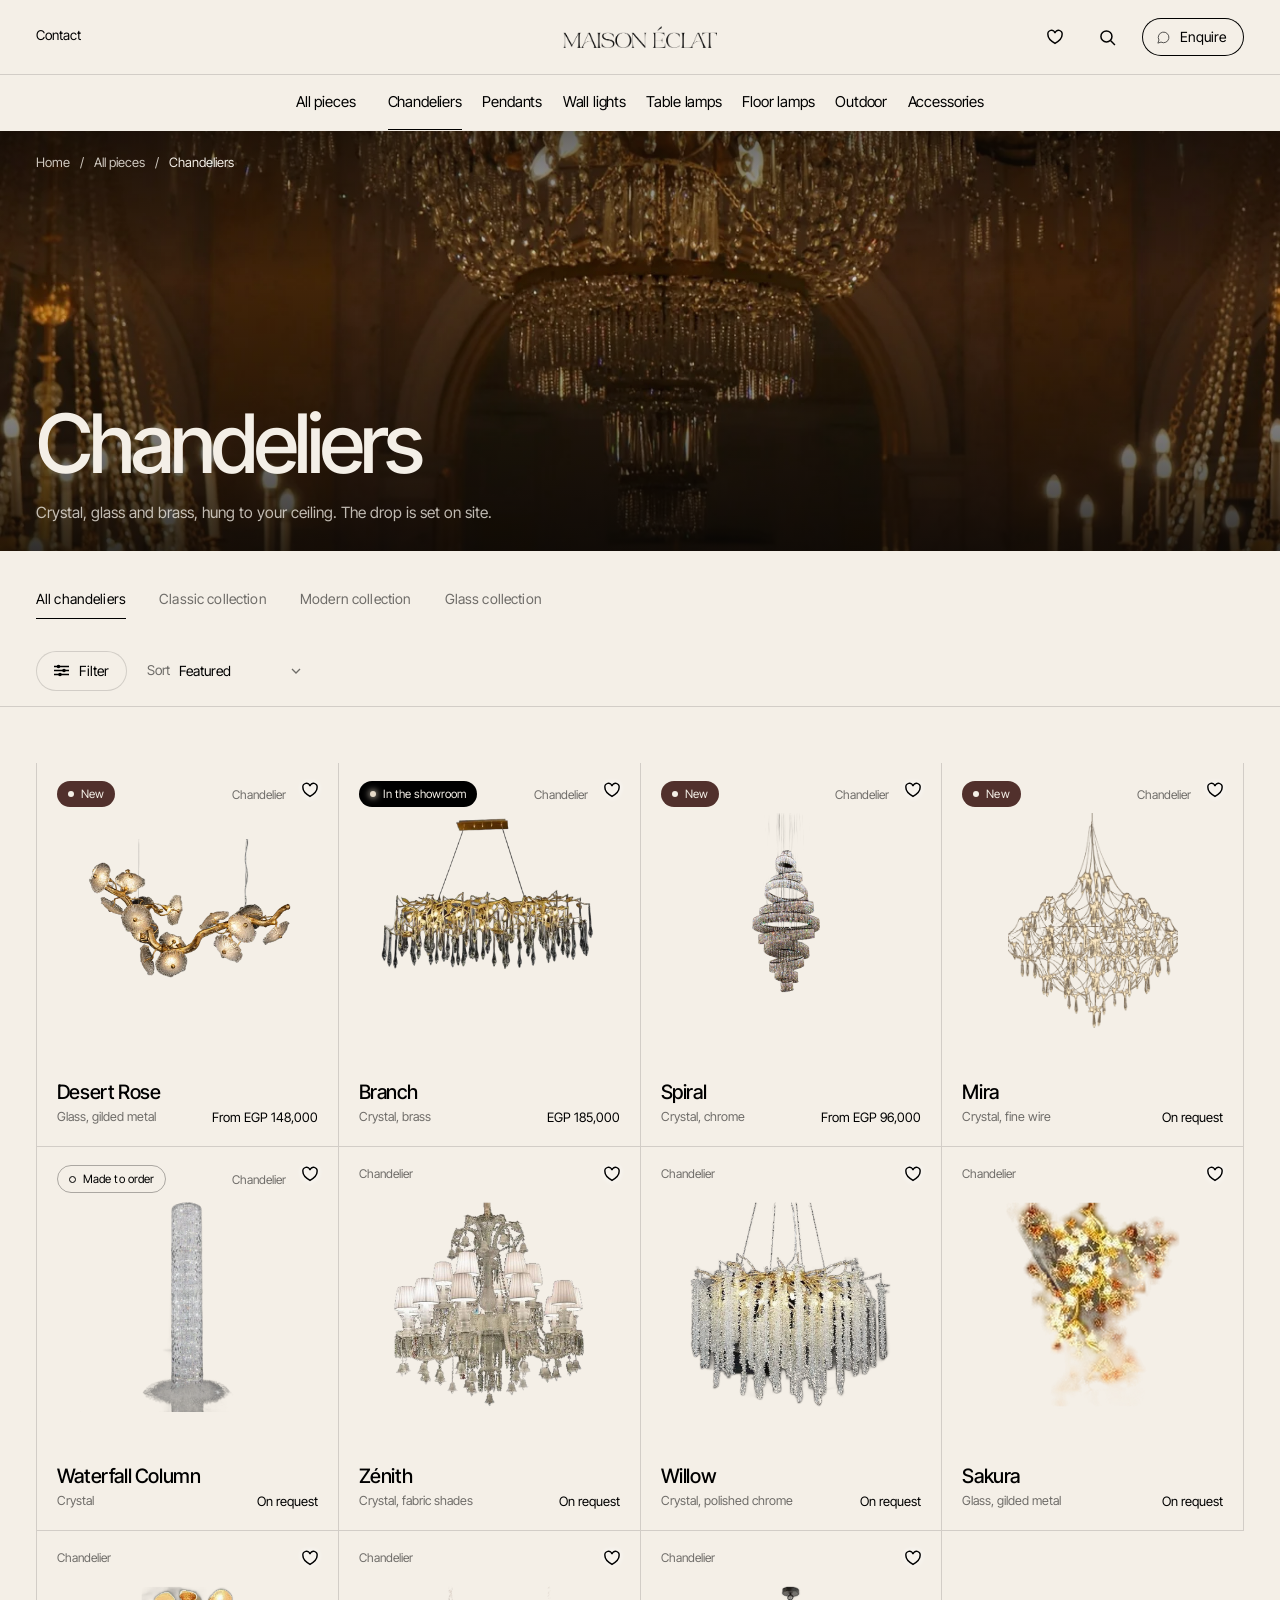
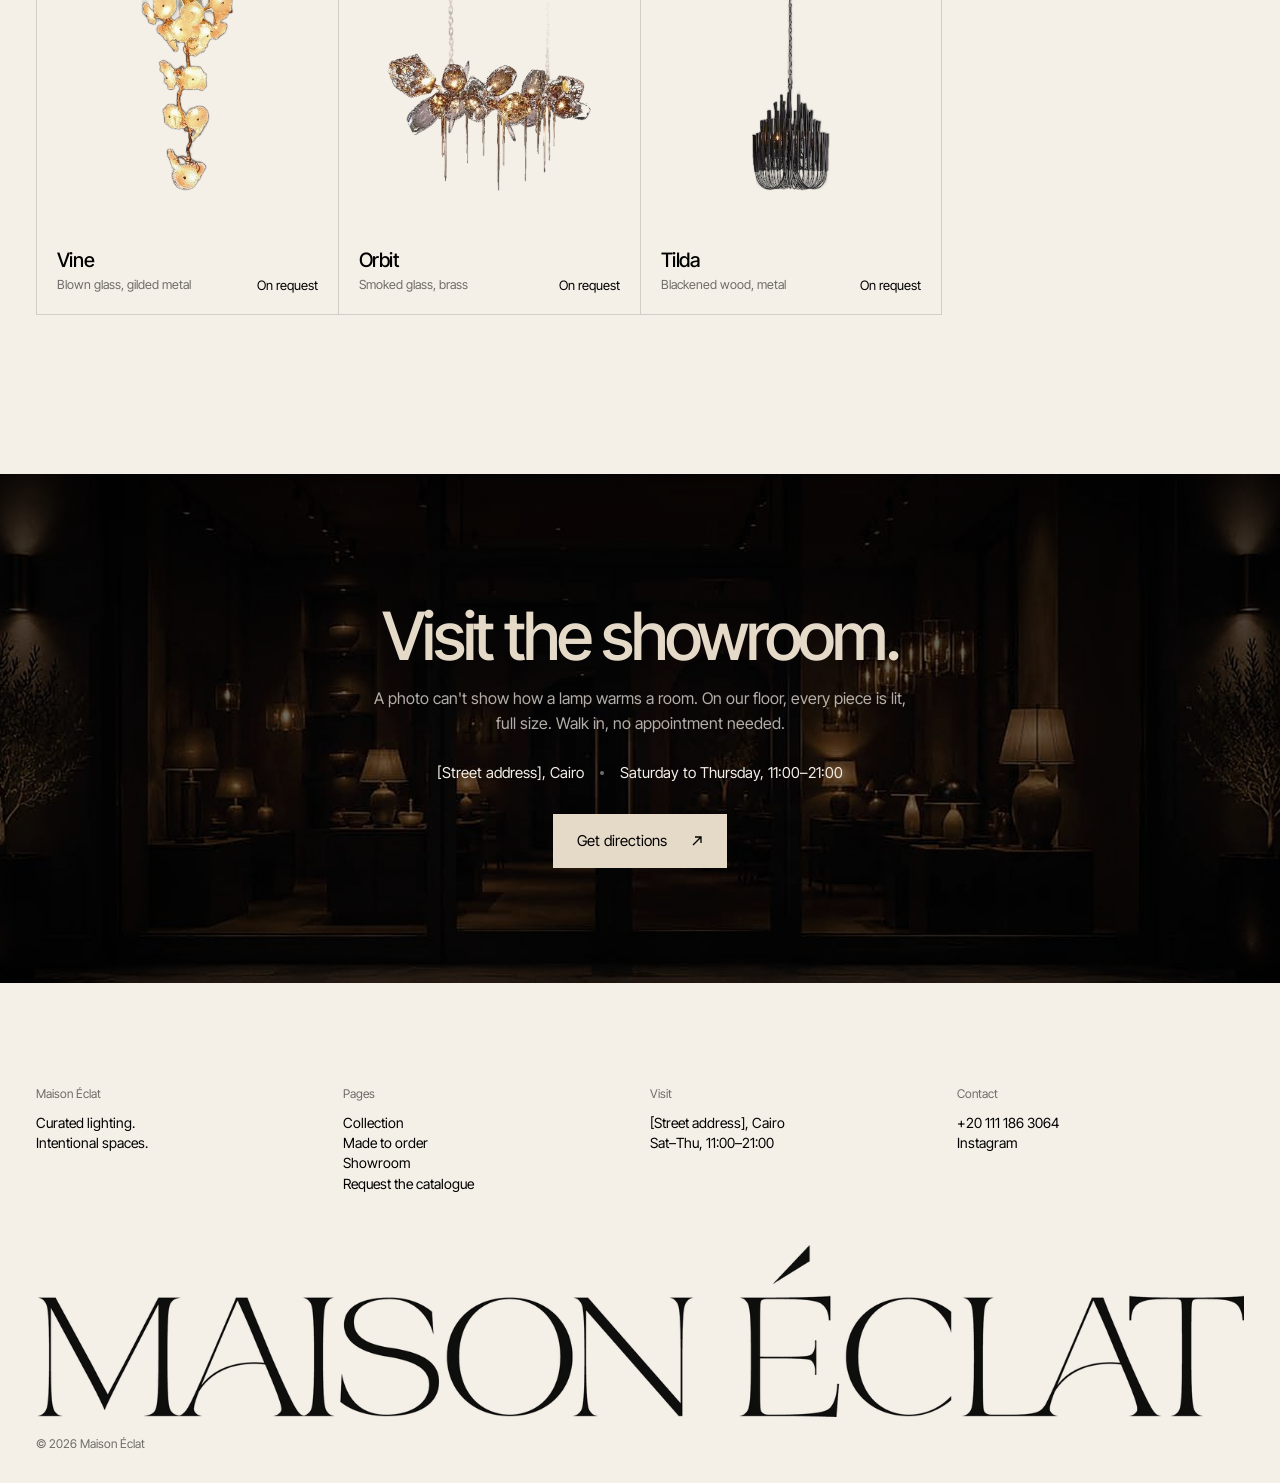
<file: docs/chandeliers.html>
<!DOCTYPE html>
<html lang="en">
<head>
<meta charset="utf-8"/>
<meta content="width=device-width, initial-scale=1" name="viewport"/>
<title>Chandeliers | Maison Éclat</title>
<meta content="Chandeliers at Maison Éclat, Cairo. Crystal, glass and gilded metal, lit in the showroom." name="description"/><meta property="og:type" content="website"/><meta property="og:site_name" content="Maison Éclat"/><meta property="og:title" content="Chandeliers | Maison Éclat"/><meta property="og:description" content="Chandeliers at Maison Éclat, Cairo. Crystal, glass and gilded metal, lit in the showroom."/><meta property="og:image" content="https://fadyfouad0.github.io/maisoneclatwebsite/assets/ba7bd4a4912631602a867c2ac174a03a.jpg"/><meta name="twitter:card" content="summary_large_image"/>
<link href="favicon-32.png" rel="icon" sizes="32x32" type="image/png"/>
<link href="favicon.svg" rel="icon" type="image/svg+xml"/>
<link href="favicon-512.png" rel="icon" sizes="512x512" type="image/png"/>
<link href="favicon-180.png" rel="apple-touch-icon" sizes="180x180"/>
<meta content="#E5D9C8" name="theme-color"/>
<link href="https://fonts.googleapis.com" rel="preconnect"/>
<link crossorigin="" href="https://fonts.gstatic.com" rel="preconnect"/>
<link href="https://fonts.googleapis.com/css2?family=Inter+Tight:ital,wght@0,300;0,400;0,500;0,600;1,400&amp;display=swap" rel="stylesheet"/>
<link href="site.css" rel="stylesheet"/>
<script>window.BASE="";</script>
</head>
<body class="has-phone">
<div class="d3" data-dc-tpl="13" data-page="Chandelier">
<header class="sh-bar px">
<div class="nv nv-cold"><div class="nv-top px"><div class="nv-u nv-u1"><button aria-expanded="false" aria-label="Open the menu" class="nb-mb" type="button"><i aria-hidden="true"></i><i aria-hidden="true"></i></button><a class="nv-ul" href="showroom.html">Contact</a></div><a aria-label="Maison Éclat, home" class="nv-wm" href="index.html"><span class="wm" style="width: 160px;"></span></a><div class="nv-u nv-u2"><button aria-expanded="false" aria-label="Show your saved pieces" class="nb-sv" type="button"><svg aria-hidden="true" fill="none" height="18" stroke="currentColor" stroke-width="1.3" viewbox="0 0 16 16" width="18"><path d="M8 13.6S1.7 9.9 1.7 5.9A3.15 3.15 0 0 1 8 4.6a3.15 3.15 0 0 1 6.3 1.3c0 4-6.3 7.7-6.3 7.7z"></path></svg><sup><span class="sc-interp">0</span></sup></button><button aria-label="Search the collection" class="nb-i nv-si" type="button"><svg aria-hidden="true" fill="none" height="17" stroke="currentColor" stroke-width="1.4" viewbox="0 0 16 16" width="17"><circle cx="7" cy="7" r="5.2"></circle><path d="M10.8 10.8 15 15"></path></svg></button><a class="nb-cta" href="https://wa.me/201111863064?text=Hello%20Maison%20%C3%89clat%2C%20I%20have%20a%20question%20about%20a%20piece." rel="noopener" target="_blank"><svg aria-hidden="true" class="wam" fill="none" height="15" stroke="currentColor" stroke-width="1.5" viewbox="0 0 24 24" width="15"><path d="M3 21l1.7-5A8.5 8.5 0 1 1 8 19.3z"></path></svg><span>Enquire</span></a></div></div><div class="nv-row px"><nav aria-label="Collection" class="nv-ls"><a class="nv-b nv-b2" href="collection.html">All pieces</a><span class="nv-i"><a class="nv-b on" href="chandeliers.html">Chandeliers</a><div class="nv-p"><div class="nv-pw px"><div class="nv-col"><span class="nv-k">Collections</span><a href="chandeliers.html#classic">Classic collection</a><a href="chandeliers.html#modern">Modern collection</a><a href="chandeliers.html#glass">Glass collection</a></div><div class="nv-col"><span class="nv-k">Pieces</span><a class="nv-pl" href="piece.html?p=desert-rose">Desert Rose</a><a class="nv-pl" href="piece.html?p=branch">Branch</a><a class="nv-pl" href="piece.html?p=spiral">Spiral</a><a class="nv-pl" href="piece.html?p=waterfall-column">Waterfall Column</a><a class="nv-all" href="chandeliers.html"><span>All chandeliers</span><svg aria-hidden="true" fill="none" height="10" stroke="currentColor" viewbox="0 0 16 10" width="16"><path d="M0 5h15M11 1l4 4-4 4"></path></svg></a></div><div class="nv-pv"><a class="nv-c def" href="piece.html?p=desert-rose"><span class="nv-sm"><img alt="Desert Rose" src="assets/161d7544adaf3555a5c7c3f9e8e49911.webp" loading="lazy" decoding="async"/></span><span class="nv-sx"><span class="nv-sk">The statement piece</span><b>Desert Rose</b><em>Glass, gilded metal</em><span class="nv-sp">From EGP 148,000</span></span></a><a class="nv-c nvpv" href="piece.html?p=desert-rose"><span class="nv-sm"><img alt="Desert Rose" src="assets/161d7544adaf3555a5c7c3f9e8e49911.webp" loading="lazy" decoding="async"/></span><span class="nv-sx"><span class="nv-sk">See the piece</span><b>Desert Rose</b><em>Glass, gilded metal</em><span class="nv-sp">From EGP 148,000</span></span></a><a class="nv-c nvpv" href="piece.html?p=branch"><span class="nv-sm"><img alt="Branch" src="assets/2b227a72a7ec6e00573e0648a656e3c6.webp" loading="lazy" decoding="async"/></span><span class="nv-sx"><span class="nv-sk">See the piece</span><b>Branch</b><em>Crystal, brass</em><span class="nv-sp">EGP 185,000</span></span></a><a class="nv-c nvpv" href="piece.html?p=spiral"><span class="nv-sm"><img alt="Spiral" src="assets/7345e2e78b6c7c5b1e20e24486b006a8.webp" loading="lazy" decoding="async"/></span><span class="nv-sx"><span class="nv-sk">See the piece</span><b>Spiral</b><em>Crystal, chrome</em><span class="nv-sp">From EGP 96,000</span></span></a><a class="nv-c nvpv" href="piece.html?p=waterfall-column"><span class="nv-sm"><img alt="Waterfall Column" src="assets/e0e13a2b151fdf653414b2777e8ae5de.webp" loading="lazy" decoding="async"/></span><span class="nv-sx"><span class="nv-sk">See the piece</span><b>Waterfall Column</b><em>Crystal</em><span class="nv-sp">On request</span></span></a></div></div></div></span><span class="nv-i"><a class="nv-b" href="pendants.html">Pendants</a><div class="nv-p"><div class="nv-pw px two"><div class="nv-col"><span class="nv-k">Pieces</span><a class="nv-pl" href="piece.html?p=prism">Prism</a><a class="nv-pl" href="piece.html?p=evette">Evette</a><a class="nv-pl" href="piece.html?p=mirza">Mirza</a><a class="nv-pl" href="piece.html?p=lantern">Lantern</a><a class="nv-all" href="pendants.html"><span>All pendants</span><svg aria-hidden="true" fill="none" height="10" stroke="currentColor" viewbox="0 0 16 10" width="16"><path d="M0 5h15M11 1l4 4-4 4"></path></svg></a></div><div class="nv-pv"><a class="nv-c def" href="piece.html?p=prism"><span class="nv-sm"><img alt="Prism" src="assets/1299a019108e423f42d9e288007b2902.webp" loading="lazy" decoding="async"/></span><span class="nv-sx"><span class="nv-sk">The statement piece</span><b>Prism</b><em>Coloured crystal</em><span class="nv-sp">EGP 42,000</span></span></a><a class="nv-c nvpv" href="piece.html?p=prism"><span class="nv-sm"><img alt="Prism" src="assets/1299a019108e423f42d9e288007b2902.webp" loading="lazy" decoding="async"/></span><span class="nv-sx"><span class="nv-sk">See the piece</span><b>Prism</b><em>Coloured crystal</em><span class="nv-sp">EGP 42,000</span></span></a><a class="nv-c nvpv" href="piece.html?p=evette"><span class="nv-sm"><img alt="Evette" src="assets/e4f3b8eaede5a2e6843042b1c167b238.webp" loading="lazy" decoding="async"/></span><span class="nv-sx"><span class="nv-sk">See the piece</span><b>Evette</b><em>Smoked glass, brass</em><span class="nv-sp">EGP 16,800</span></span></a><a class="nv-c nvpv" href="piece.html?p=mirza"><span class="nv-sm"><img alt="Mirza" src="assets/44ac0b63d1808f04ef20f3b6501ed9cb.webp" loading="lazy" decoding="async"/></span><span class="nv-sx"><span class="nv-sk">See the piece</span><b>Mirza</b><em>Glass, wood</em><span class="nv-sp">On request</span></span></a><a class="nv-c nvpv" href="piece.html?p=lantern"><span class="nv-sm"><img alt="Lantern" src="assets/0bec61b82d9d845c0ccecc4bb3849c14.webp" loading="lazy" decoding="async"/></span><span class="nv-sx"><span class="nv-sk">See the piece</span><b>Lantern</b><em>Metal, opal glass</em><span class="nv-sp">EGP 11,200</span></span></a></div></div></div></span><span class="nv-i"><a class="nv-b" href="wall-lights.html">Wall lights</a><div class="nv-p"><div class="nv-pw px two"><div class="nv-col"><span class="nv-k">Pieces</span><a class="nv-pl" href="piece.html?p=stacked-alabaster">Stacked Alabaster</a><a class="nv-pl" href="piece.html?p=oval">Oval</a><a class="nv-pl" href="piece.html?p=petal">Petal</a><a class="nv-pl" href="piece.html?p=formosa">Formosa</a><a class="nv-all" href="wall-lights.html"><span>All wall lights</span><svg aria-hidden="true" fill="none" height="10" stroke="currentColor" viewbox="0 0 16 10" width="16"><path d="M0 5h15M11 1l4 4-4 4"></path></svg></a></div><div class="nv-pv"><a class="nv-c def" href="piece.html?p=stacked-alabaster"><span class="nv-sm"><img alt="Stacked Alabaster" src="assets/55c3eedc41c176a95378549bb8019d7a.webp" loading="lazy" decoding="async"/></span><span class="nv-sx"><span class="nv-sk">The statement piece</span><b>Stacked Alabaster</b><em>Alabaster, brass</em><span class="nv-sp">EGP 19,500</span></span></a><a class="nv-c nvpv" href="piece.html?p=stacked-alabaster"><span class="nv-sm"><img alt="Stacked Alabaster" src="assets/55c3eedc41c176a95378549bb8019d7a.webp" loading="lazy" decoding="async"/></span><span class="nv-sx"><span class="nv-sk">See the piece</span><b>Stacked Alabaster</b><em>Alabaster, brass</em><span class="nv-sp">EGP 19,500</span></span></a><a class="nv-c nvpv" href="piece.html?p=oval"><span class="nv-sm"><img alt="Oval" src="assets/8e643a083cf4c824cb2175f503297165.webp" loading="lazy" decoding="async"/></span><span class="nv-sx"><span class="nv-sk">See the piece</span><b>Oval</b><em>Alabaster</em><span class="nv-sp">EGP 21,000</span></span></a><a class="nv-c nvpv" href="piece.html?p=petal"><span class="nv-sm"><img alt="Petal" src="assets/286ad7222d1efd08d86ab4639a7570b2.webp" loading="lazy" decoding="async"/></span><span class="nv-sx"><span class="nv-sk">See the piece</span><b>Petal</b><em>Alabaster</em><span class="nv-sp">EGP 14,500</span></span></a><a class="nv-c nvpv" href="piece.html?p=formosa"><span class="nv-sm"><img alt="Formosa" src="assets/4733f0b7d663e05d6c4eee8dcdc4c944.webp" loading="lazy" decoding="async"/></span><span class="nv-sx"><span class="nv-sk">See the piece</span><b>Formosa</b><em>Marble, bronze</em><span class="nv-sp">EGP 24,000</span></span></a></div></div></div></span><span class="nv-i"><a class="nv-b" href="table-lamps.html">Table lamps</a><div class="nv-p"><div class="nv-pw px two"><div class="nv-col"><span class="nv-k">Pieces</span><a class="nv-pl" href="piece.html?p=mushroom">Mushroom</a><a class="nv-pl" href="piece.html?p=tivaro">Tivaro</a><a class="nv-pl" href="piece.html?p=crystal-waterfall">Crystal Waterfall</a><a class="nv-all" href="table-lamps.html"><span>All table lamps</span><svg aria-hidden="true" fill="none" height="10" stroke="currentColor" viewbox="0 0 16 10" width="16"><path d="M0 5h15M11 1l4 4-4 4"></path></svg></a></div><div class="nv-pv"><a class="nv-c def" href="piece.html?p=tivaro"><span class="nv-sm"><img alt="Tivaro" src="assets/2518200d46ae546dc89507ffa08bab92.webp" loading="lazy" decoding="async"/></span><span class="nv-sx"><span class="nv-sk">The statement piece</span><b>Tivaro</b><em>Travertine</em><span class="nv-sp">EGP 26,000</span></span></a><a class="nv-c nvpv" href="piece.html?p=mushroom"><span class="nv-sm"><img alt="Mushroom" src="assets/a6cf27a4dba06b9fb7057b75b2ebd129.webp" loading="lazy" decoding="async"/></span><span class="nv-sx"><span class="nv-sk">See the piece</span><b>Mushroom</b><em>Travertine, metal</em><span class="nv-sp">EGP 12,500</span></span></a><a class="nv-c nvpv" href="piece.html?p=tivaro"><span class="nv-sm"><img alt="Tivaro" src="assets/2518200d46ae546dc89507ffa08bab92.webp" loading="lazy" decoding="async"/></span><span class="nv-sx"><span class="nv-sk">See the piece</span><b>Tivaro</b><em>Travertine</em><span class="nv-sp">EGP 26,000</span></span></a><a class="nv-c nvpv" href="piece.html?p=crystal-waterfall"><span class="nv-sm"><img alt="Crystal Waterfall" src="assets/fa04153e085896e1be23d315075e6703.webp" loading="lazy" decoding="async"/></span><span class="nv-sx"><span class="nv-sk">See the piece</span><b>Crystal Waterfall</b><em>Crystal, chrome</em><span class="nv-sp">EGP 32,000</span></span></a></div></div></div></span><span class="nv-i"><a class="nv-b" href="floor-lamps.html">Floor lamps</a><div class="nv-p"><div class="nv-pw px two"><div class="nv-col"><span class="nv-k">Pieces</span><a class="nv-pl" href="piece.html?p=totem">Totem</a><a class="nv-all" href="floor-lamps.html"><span>All floor lamps</span><svg aria-hidden="true" fill="none" height="10" stroke="currentColor" viewbox="0 0 16 10" width="16"><path d="M0 5h15M11 1l4 4-4 4"></path></svg></a></div><div class="nv-pv"><a class="nv-c def" href="piece.html?p=totem"><span class="nv-sm"><img alt="Totem" src="assets/95cddb35463c74a8410fdbba63c231b1.webp" loading="lazy" decoding="async"/></span><span class="nv-sx"><span class="nv-sk">The statement piece</span><b>Totem</b><em>Alabaster</em><span class="nv-sp">EGP 58,000</span></span></a><a class="nv-c nvpv" href="piece.html?p=totem"><span class="nv-sm"><img alt="Totem" src="assets/95cddb35463c74a8410fdbba63c231b1.webp" loading="lazy" decoding="async"/></span><span class="nv-sx"><span class="nv-sk">See the piece</span><b>Totem</b><em>Alabaster</em><span class="nv-sp">EGP 58,000</span></span></a></div></div></div></span><span class="nv-i"><a class="nv-b" href="outdoor.html">Outdoor</a><div class="nv-p"><div class="nv-pw px two"><div class="nv-col"><span class="nv-k">Pieces</span><a class="nv-pl" href="piece.html?p=pebble">Pebble</a><a class="nv-all" href="outdoor.html"><span>All outdoor</span><svg aria-hidden="true" fill="none" height="10" stroke="currentColor" viewbox="0 0 16 10" width="16"><path d="M0 5h15M11 1l4 4-4 4"></path></svg></a></div><div class="nv-pv"><a class="nv-c def" href="piece.html?p=pebble"><span class="nv-sm"><img alt="Pebble" src="assets/7d35291b5eab7c91e36046d24f7003be.webp" loading="lazy" decoding="async"/></span><span class="nv-sx"><span class="nv-sk">The statement piece</span><b>Pebble</b><em>Stone composite</em><span class="nv-sp">EGP 9,800</span></span></a><a class="nv-c nvpv" href="piece.html?p=pebble"><span class="nv-sm"><img alt="Pebble" src="assets/7d35291b5eab7c91e36046d24f7003be.webp" loading="lazy" decoding="async"/></span><span class="nv-sx"><span class="nv-sk">See the piece</span><b>Pebble</b><em>Stone composite</em><span class="nv-sp">EGP 9,800</span></span></a></div></div></div></span><span class="nv-i"><a class="nv-b" href="accessories.html">Accessories</a><div class="nv-p"><div class="nv-pw px"><div class="nv-col"><span class="nv-k">Collections</span><a href="accessories.html">Bulbs</a><a href="accessories.html">Shades</a><a href="accessories.html">Dimmers and switches</a><a href="accessories.html">Ceiling roses</a><a href="accessories.html">Cords and cables</a></div><div class="nv-col"><span class="nv-k">Ask us</span><a href="https://wa.me/201111863064?text=Hello%20Maison%20%C3%89clat%2C%20I%20am%20looking%20for%20an%20accessory." target="_blank" rel="noopener">Tell us what you need</a><a class="nv-all" href="accessories.html"><span>All accessories</span><svg aria-hidden="true" fill="none" height="10" stroke="currentColor" viewbox="0 0 16 10" width="16"><path d="M0 5h15M11 1l4 4-4 4"></path></svg></a></div></div></div></span></nav></div></div>
</header>
<section aria-labelledby="ct-h1" class="ct ch seen">
<div class="ch-ph"><img alt="A gilded hall lit by crystal chandeliers" src="assets/107eb6d53f4075d32357d4d94ea41040.webp"/>
<div class="ch-in px">
<div class="ct-crumb ch-crumb"><a href="index.html">Home</a><span>/</span><a href="collection.html">All pieces</a><span>/</span><b><span class="sc-interp">Chandeliers</span></b></div>
<div class="ch-t"><h1 id="ct-h1"><span class="ln"><span><span class="sc-interp">Chandeliers</span></span></span></h1>
<p class="ct-line">Crystal, glass and brass, hung to your ceiling. The drop is set on site.</p></div>
</div>
</div>
<div class="px"><nav aria-label="Collections" class="ct-tabs"><a aria-current="page" class="ct-t on" href="#all"><span class="sc-interp">All chandeliers</span></a><a aria-current="false" class="ct-t" href="#classic"><span class="sc-interp">Classic collection</span></a><a aria-current="false" class="ct-t" href="#modern"><span class="sc-interp">Modern collection</span></a><a aria-current="false" class="ct-t" href="#glass"><span class="sc-interp">Glass collection</span></a></nav></div>
</section>
<section aria-label="Filter and sort" class="cf px seen">
<div class="cf-bar">
<button aria-expanded="false" class="cf-b" type="button">
<svg aria-hidden="true" fill="none" height="13" stroke="currentColor" stroke-width="1.3" viewbox="0 0 15 13" width="15"><path d="M0 2.5h15M0 6.5h15M0 10.5h15"></path><circle cx="4.5" cy="2.5" fill="currentColor" r="1.8" stroke="none"></circle><circle cx="10" cy="6.5" fill="currentColor" r="1.8" stroke="none"></circle><circle cx="6" cy="10.5" fill="currentColor" r="1.8" stroke="none"></circle></svg>
<span>Filter</span><i class=""></i></button>
<label class="cf-s"><span>Sort</span><select aria-label="Sort the pieces"><option value="featured"><span class="sc-interp">Featured</span></option><option value="low"><span class="sc-interp">Price, low to high</span></option><option value="high"><span class="sc-interp">Price, high to low</span></option><option value="az"><span class="sc-interp">Name, A to Z</span></option></select>
<svg aria-hidden="true" fill="none" height="6" stroke="currentColor" stroke-width="1.3" viewbox="0 0 10 6" width="10"><path d="M1 1l4 4 4-4"></path></svg></label>
</div>
<div class="cf-p">
<div class="cf-g"><span class="cf-k">Material</span><div class="cf-cs"><button aria-pressed="false" class="cf-c" type="button"><span class="sc-interp">Blackened wood</span></button><button aria-pressed="false" class="cf-c" type="button"><span class="sc-interp">Blown glass</span></button><button aria-pressed="false" class="cf-c" type="button"><span class="sc-interp">Brass</span></button><button aria-pressed="false" class="cf-c" type="button"><span class="sc-interp">Chrome</span></button><button aria-pressed="false" class="cf-c" type="button"><span class="sc-interp">Crystal</span></button><button aria-pressed="false" class="cf-c" type="button"><span class="sc-interp">Fabric shades</span></button><button aria-pressed="false" class="cf-c" type="button"><span class="sc-interp">Gilded metal</span></button><button aria-pressed="false" class="cf-c" type="button"><span class="sc-interp">Glass</span></button><button aria-pressed="false" class="cf-c" type="button"><span class="sc-interp">Metal</span></button><button aria-pressed="false" class="cf-c" type="button"><span class="sc-interp">Polished chrome</span></button><button aria-pressed="false" class="cf-c" type="button"><span class="sc-interp">Smoked glass</span></button></div></div>
<div class="cf-g"><span class="cf-k">Availability</span><div class="cf-cs"><button aria-pressed="false" class="cf-c" type="button"><span class="sc-interp">New</span></button><button aria-pressed="false" class="cf-c" type="button"><span class="sc-interp">In the showroom</span></button><button aria-pressed="false" class="cf-c" type="button"><span class="sc-interp">Made to order</span></button></div></div>
<button class="cf-x" type="button"><span>Clear filters</span>×</button>
</div>
</section>
<section aria-label="Pieces" class="cg px seen">
<div class="d3-grid seen"><div class="d3-cw">
<a class="d3-cell" href="piece.html?p=desert-rose"><span class="t"><span class="lb lb-new"><i aria-hidden="true"></i><span><span class="sc-interp">New</span></span></span><span><span class="sc-interp">3 finishes</span></span></span><img alt="Desert Rose" src="assets/161d7544adaf3555a5c7c3f9e8e49911.webp" loading="lazy" decoding="async"/><span class="go"><svg aria-hidden="true" fill="none" height="12" stroke="currentColor" stroke-width="1.3" viewbox="0 0 12 12" width="12"><path d="M2 10 10 2M4 2h6v6"></path></svg></span><span class="b"><span><b><span class="sc-interp">Desert Rose</span></b><small><span class="sc-interp">Glass, gilded metal</span></small></span><em><span class="sc-interp">From EGP 148,000</span></em></span></a>
<button aria-label="Save Desert Rose" aria-pressed="false" class="sv-b" type="button"><svg aria-hidden="true" class="svm" fill="none" height="18" stroke="currentColor" stroke-width="1.3" viewbox="0 0 16 16" width="18"><path class="svh" d="M8 13.6S1.7 9.9 1.7 5.9A3.15 3.15 0 0 1 8 4.6a3.15 3.15 0 0 1 6.3 1.3c0 4-6.3 7.7-6.3 7.7z"></path></svg></button>
</div><div class="d3-cw">
<a class="d3-cell" href="piece.html?p=branch"><span class="t"><span class="lb lb-show"><i aria-hidden="true"></i><span><span class="sc-interp">In the showroom</span></span></span><span><span class="sc-interp">2 finishes</span></span></span><img alt="Branch" src="assets/2b227a72a7ec6e00573e0648a656e3c6.webp" loading="lazy" decoding="async"/><span class="go"><svg aria-hidden="true" fill="none" height="12" stroke="currentColor" stroke-width="1.3" viewbox="0 0 12 12" width="12"><path d="M2 10 10 2M4 2h6v6"></path></svg></span><span class="b"><span><b><span class="sc-interp">Branch</span></b><small><span class="sc-interp">Crystal, brass</span></small></span><em><span class="sc-interp">EGP 185,000</span></em></span></a>
<button aria-label="Save Branch" aria-pressed="false" class="sv-b" type="button"><svg aria-hidden="true" class="svm" fill="none" height="18" stroke="currentColor" stroke-width="1.3" viewbox="0 0 16 16" width="18"><path class="svh" d="M8 13.6S1.7 9.9 1.7 5.9A3.15 3.15 0 0 1 8 4.6a3.15 3.15 0 0 1 6.3 1.3c0 4-6.3 7.7-6.3 7.7z"></path></svg></button>
</div><div class="d3-cw">
<a class="d3-cell" href="piece.html?p=spiral"><span class="t"><span class="lb lb-new"><i aria-hidden="true"></i><span><span class="sc-interp">New</span></span></span><span><span class="sc-interp">3 finishes</span></span></span><img alt="Spiral" src="assets/7345e2e78b6c7c5b1e20e24486b006a8.webp" loading="lazy" decoding="async"/><span class="go"><svg aria-hidden="true" fill="none" height="12" stroke="currentColor" stroke-width="1.3" viewbox="0 0 12 12" width="12"><path d="M2 10 10 2M4 2h6v6"></path></svg></span><span class="b"><span><b><span class="sc-interp">Spiral</span></b><small><span class="sc-interp">Crystal, chrome</span></small></span><em><span class="sc-interp">From EGP 96,000</span></em></span></a>
<button aria-label="Save Spiral" aria-pressed="false" class="sv-b" type="button"><svg aria-hidden="true" class="svm" fill="none" height="18" stroke="currentColor" stroke-width="1.3" viewbox="0 0 16 16" width="18"><path class="svh" d="M8 13.6S1.7 9.9 1.7 5.9A3.15 3.15 0 0 1 8 4.6a3.15 3.15 0 0 1 6.3 1.3c0 4-6.3 7.7-6.3 7.7z"></path></svg></button>
</div><div class="d3-cw">
<a class="d3-cell" href="piece.html?p=waterfall-column"><span class="t"><span class="lb lb-order"><i aria-hidden="true"></i><span><span class="sc-interp">Made to order</span></span></span><span><span class="sc-interp">2 finishes</span></span></span><img alt="Waterfall Column" src="assets/e0e13a2b151fdf653414b2777e8ae5de.webp" loading="lazy" decoding="async"/><span class="go"><svg aria-hidden="true" fill="none" height="12" stroke="currentColor" stroke-width="1.3" viewbox="0 0 12 12" width="12"><path d="M2 10 10 2M4 2h6v6"></path></svg></span><span class="b"><span><b><span class="sc-interp">Waterfall Column</span></b><small><span class="sc-interp">Crystal</span></small></span><em><span class="sc-interp">On request</span></em></span></a>
<button aria-label="Save Waterfall Column" aria-pressed="false" class="sv-b" type="button"><svg aria-hidden="true" class="svm" fill="none" height="18" stroke="currentColor" stroke-width="1.3" viewbox="0 0 16 16" width="18"><path class="svh" d="M8 13.6S1.7 9.9 1.7 5.9A3.15 3.15 0 0 1 8 4.6a3.15 3.15 0 0 1 6.3 1.3c0 4-6.3 7.7-6.3 7.7z"></path></svg></button>
</div><div class="d3-cw">
<a class="d3-cell" href="piece.html?p=zenith"><span class="t"><span class="lb lb-none"><i aria-hidden="true"></i><span><span class="sc-interp"></span></span></span><span><span class="sc-interp">Baccarat</span></span></span><img alt="Zénith" src="assets/e86c5a332bea5952d4fd8c263e97df71.webp" loading="lazy" decoding="async"/><span class="go"><svg aria-hidden="true" fill="none" height="12" stroke="currentColor" stroke-width="1.3" viewbox="0 0 12 12" width="12"><path d="M2 10 10 2M4 2h6v6"></path></svg></span><span class="b"><span><b><span class="sc-interp">Zénith</span></b><small><span class="sc-interp">Crystal, fabric shades</span></small></span><em><span class="sc-interp">On request</span></em></span></a>
<button aria-label="Save Zénith" aria-pressed="false" class="sv-b" type="button"><svg aria-hidden="true" class="svm" fill="none" height="18" stroke="currentColor" stroke-width="1.3" viewbox="0 0 16 16" width="18"><path class="svh" d="M8 13.6S1.7 9.9 1.7 5.9A3.15 3.15 0 0 1 8 4.6a3.15 3.15 0 0 1 6.3 1.3c0 4-6.3 7.7-6.3 7.7z"></path></svg></button>
</div><div class="d3-cw">
<a class="d3-cell" href="piece.html?p=willow"><span class="t"><span class="lb lb-none"><i aria-hidden="true"></i><span><span class="sc-interp"></span></span></span><span><span class="sc-interp"></span></span></span><img alt="Willow" src="assets/0e549912963bb9948ef8c3b9d96ae03d.webp" loading="lazy" decoding="async"/><span class="go"><svg aria-hidden="true" fill="none" height="12" stroke="currentColor" stroke-width="1.3" viewbox="0 0 12 12" width="12"><path d="M2 10 10 2M4 2h6v6"></path></svg></span><span class="b"><span><b><span class="sc-interp">Willow</span></b><small><span class="sc-interp">Crystal, polished chrome</span></small></span><em><span class="sc-interp">On request</span></em></span></a>
<button aria-label="Save Willow" aria-pressed="false" class="sv-b" type="button"><svg aria-hidden="true" class="svm" fill="none" height="18" stroke="currentColor" stroke-width="1.3" viewbox="0 0 16 16" width="18"><path class="svh" d="M8 13.6S1.7 9.9 1.7 5.9A3.15 3.15 0 0 1 8 4.6a3.15 3.15 0 0 1 6.3 1.3c0 4-6.3 7.7-6.3 7.7z"></path></svg></button>
</div><div class="d3-cw">
<a class="d3-cell" href="piece.html?p=sakura"><span class="t"><span class="lb lb-none"><i aria-hidden="true"></i><span><span class="sc-interp"></span></span></span><span><span class="sc-interp"></span></span></span><img alt="Sakura" src="assets/b825c94237f11a2c1e1bc546a8278209.webp" loading="lazy" decoding="async"/><span class="go"><svg aria-hidden="true" fill="none" height="12" stroke="currentColor" stroke-width="1.3" viewbox="0 0 12 12" width="12"><path d="M2 10 10 2M4 2h6v6"></path></svg></span><span class="b"><span><b><span class="sc-interp">Sakura</span></b><small><span class="sc-interp">Glass, gilded metal</span></small></span><em><span class="sc-interp">On request</span></em></span></a>
<button aria-label="Save Sakura" aria-pressed="false" class="sv-b" type="button"><svg aria-hidden="true" class="svm" fill="none" height="18" stroke="currentColor" stroke-width="1.3" viewbox="0 0 16 16" width="18"><path class="svh" d="M8 13.6S1.7 9.9 1.7 5.9A3.15 3.15 0 0 1 8 4.6a3.15 3.15 0 0 1 6.3 1.3c0 4-6.3 7.7-6.3 7.7z"></path></svg></button>
</div><div class="d3-cw">
<a class="d3-cell" href="piece.html?p=vine"><span class="t"><span class="lb lb-none"><i aria-hidden="true"></i><span><span class="sc-interp"></span></span></span><span><span class="sc-interp"></span></span></span><img alt="Vine" src="assets/9aec17e994ec7a11f38a1f47615d41c1.webp" loading="lazy" decoding="async"/><span class="go"><svg aria-hidden="true" fill="none" height="12" stroke="currentColor" stroke-width="1.3" viewbox="0 0 12 12" width="12"><path d="M2 10 10 2M4 2h6v6"></path></svg></span><span class="b"><span><b><span class="sc-interp">Vine</span></b><small><span class="sc-interp">Blown glass, gilded metal</span></small></span><em><span class="sc-interp">On request</span></em></span></a>
<button aria-label="Save Vine" aria-pressed="false" class="sv-b" type="button"><svg aria-hidden="true" class="svm" fill="none" height="18" stroke="currentColor" stroke-width="1.3" viewbox="0 0 16 16" width="18"><path class="svh" d="M8 13.6S1.7 9.9 1.7 5.9A3.15 3.15 0 0 1 8 4.6a3.15 3.15 0 0 1 6.3 1.3c0 4-6.3 7.7-6.3 7.7z"></path></svg></button>
</div><div class="d3-cw">
<a class="d3-cell" href="piece.html?p=orbit"><span class="t"><span class="lb lb-none"><i aria-hidden="true"></i><span><span class="sc-interp"></span></span></span><span><span class="sc-interp"></span></span></span><img alt="Orbit" src="assets/f025c2ef2a385240e5d1bf2c9e21f783.webp" loading="lazy" decoding="async"/><span class="go"><svg aria-hidden="true" fill="none" height="12" stroke="currentColor" stroke-width="1.3" viewbox="0 0 12 12" width="12"><path d="M2 10 10 2M4 2h6v6"></path></svg></span><span class="b"><span><b><span class="sc-interp">Orbit</span></b><small><span class="sc-interp">Smoked glass, brass</span></small></span><em><span class="sc-interp">On request</span></em></span></a>
<button aria-label="Save Orbit" aria-pressed="false" class="sv-b" type="button"><svg aria-hidden="true" class="svm" fill="none" height="18" stroke="currentColor" stroke-width="1.3" viewbox="0 0 16 16" width="18"><path class="svh" d="M8 13.6S1.7 9.9 1.7 5.9A3.15 3.15 0 0 1 8 4.6a3.15 3.15 0 0 1 6.3 1.3c0 4-6.3 7.7-6.3 7.7z"></path></svg></button>
</div><div class="d3-cw">
<a class="d3-cell" href="piece.html?p=tilda"><span class="t"><span class="lb lb-none"><i aria-hidden="true"></i><span><span class="sc-interp"></span></span></span><span><span class="sc-interp"></span></span></span><img alt="Tilda" src="assets/d0885b421feec38eb6e793b56d844fbe.webp" loading="lazy" decoding="async"/><span class="go"><svg aria-hidden="true" fill="none" height="12" stroke="currentColor" stroke-width="1.3" viewbox="0 0 12 12" width="12"><path d="M2 10 10 2M4 2h6v6"></path></svg></span><span class="b"><span><b><span class="sc-interp">Tilda</span></b><small><span class="sc-interp">Blackened wood, metal</span></small></span><em><span class="sc-interp">On request</span></em></span></a>
<button aria-label="Save Tilda" aria-pressed="false" class="sv-b" type="button"><svg aria-hidden="true" class="svm" fill="none" height="18" stroke="currentColor" stroke-width="1.3" viewbox="0 0 16 16" width="18"><path class="svh" d="M8 13.6S1.7 9.9 1.7 5.9A3.15 3.15 0 0 1 8 4.6a3.15 3.15 0 0 1 6.3 1.3c0 4-6.3 7.7-6.3 7.7z"></path></svg></button>
</div></div>
  </section>
<section aria-labelledby="d3-show-h" class="shb seen" id="d3-show">
<img alt="" aria-hidden="true" class="shb-ph" src="assets/ecc6c0a2349127207ecc1fcbfc88dde3.jpg" loading="lazy" decoding="async"/>
<div class="shb-in rv">
<h2 id="d3-show-h">Visit the showroom.</h2>
<p>A photo can't show how a lamp warms a room. On our floor, every piece is lit, full size. Walk in, no appointment needed.</p>
<div class="shb-rw"><span>[Street address], Cairo</span><i aria-hidden="true"></i><span>Saturday to Thursday, 11:00–21:00</span></div>
<a class="d3-btn shb-btn" href="https://www.google.com/maps/search/?api=1&amp;query=Maison%20%C3%89clat%20Cairo" rel="noopener" target="_blank"><span>Get directions</span><svg aria-hidden="true" fill="none" height="12" stroke="currentColor" stroke-width="1.3" viewbox="0 0 12 12" width="12"><path d="M2 10 10 2M4 2h6v6"></path></svg></a>
</div>
</section>

<footer class="d3-foot px seen" id="d3-foot">
<div class="d3-foot-t rv"><div><h4>Maison Éclat</h4><p>Curated lighting.<br/>Intentional spaces.</p></div><div><h4>Pages</h4><p><a href="collection.html">Collection</a><br/>Made to order<br/>Showroom<br/><a href="https://wa.me/201111863064?text=Hello%20Maison%20%C3%89clat%2C%20please%20send%20me%20the%202026%20catalogue.">Request the catalogue</a></p></div><div><h4>Visit</h4><p>[Street address], Cairo<br/>Sat–Thu, 11:00–21:00</p></div><div><h4>Contact</h4><p><a href="tel:+201111863064">+20 111 186 3064</a><br/>Instagram</p></div></div>
<div class="d3-wmw"><span class="wm" style="width: 100%; color: rgb(0, 0, 0);"></span></div>
<div class="d3-base"><span>© 2026 Maison Éclat</span></div>
</footer>
</div>
<div class="ph" data-dc-tpl="13" data-page="Chandelier"><div class="bar bar-l"><button aria-label="Open the menu" class="ic" type="button"><svg aria-hidden="true" fill="none" height="12" stroke="currentColor" stroke-width="1.5" viewbox="0 0 19 12" width="19"><path d="M0 1h19M0 11h19"></path></svg></button><span class="wm" style="width: 124px;"></span><span class="acts"><button aria-label="Search the collection" class="ic" type="button"><svg aria-hidden="true" fill="none" height="18" stroke="currentColor" stroke-width="1.3" viewbox="0 0 18 18" width="18"><circle cx="8" cy="8" r="6"></circle><path d="M12.4 12.4 17 17"></path></svg></button><button aria-label="Saved pieces" class="ic" type="button"><svg aria-hidden="true" fill="none" height="18" stroke="currentColor" stroke-width="1.3" viewbox="0 0 16 16" width="18"><path d="M8 13.6S1.7 9.9 1.7 5.9A3.15 3.15 0 0 1 8 4.6a3.15 3.15 0 0 1 6.3 1.3c0 4-6.3 7.7-6.3 7.7z"></path></svg></button></span></div><div class="cb"><a href="index.html">Home</a><span>/</span><a href="collection.html">All pieces</a><span>/</span><b>Chandeliers</b></div><div class="ph-band"><img alt="A gilded hall lit by crystal chandeliers" src="assets/107eb6d53f4075d32357d4d94ea41040.webp"/><div class="ph-in"><h1>Chandeliers</h1><p>Crystal, glass and brass, hung to your ceiling. The drop is set on site.</p></div></div><div class="fl"><button class="fl-b" type="button"><svg aria-hidden="true" fill="none" height="13" stroke="currentColor" stroke-width="1.3" viewbox="0 0 15 13" width="15"><path d="M0 2.5h15M0 6.5h15M0 10.5h15"></path><circle cx="4.5" cy="2.5" fill="currentColor" r="1.8" stroke="none"></circle><circle cx="10" cy="6.5" fill="currentColor" r="1.8" stroke="none"></circle><circle cx="6" cy="10.5" fill="currentColor" r="1.8" stroke="none"></circle></svg><span>Filter</span></button><button class="fl-s" type="button"><span>Featured</span><svg aria-hidden="true" fill="none" height="6" stroke="currentColor" stroke-width="1.3" viewbox="0 0 10 6" width="10"><path d="M1 1l4 4 4-4"></path></svg></button></div><div class="g2 g2-t"><a class="pc" href="piece.html?p=stacked-alabaster"><span class="pc-m"><span class="pc-lb">New</span><button aria-label="Save Stacked Alabaster" class="pc-sv" type="button"><span><svg aria-hidden="true" class="svm" fill="none" height="18" stroke="currentColor" stroke-width="1.3" viewbox="0 0 16 16" width="18"><path class="svh" d="M8 13.6S1.7 9.9 1.7 5.9A3.15 3.15 0 0 1 8 4.6a3.15 3.15 0 0 1 6.3 1.3c0 4-6.3 7.7-6.3 7.7z"></path></svg></span></button><img alt="Stacked Alabaster" src="assets/55c3eedc41c176a95378549bb8019d7a.webp" loading="lazy" decoding="async"/></span><span class="pc-t"><b>Stacked Alabaster</b><em>Wall light</em></span><span class="pc-p">EGP 19,500</span></a><a class="pc" href="piece.html?p=oval"><span class="pc-m"><span class="pc-lb">In the showroom</span><button aria-label="Save Oval" class="pc-sv" type="button"><span><svg aria-hidden="true" class="svm" fill="none" height="18" stroke="currentColor" stroke-width="1.3" viewbox="0 0 16 16" width="18"><path class="svh" d="M8 13.6S1.7 9.9 1.7 5.9A3.15 3.15 0 0 1 8 4.6a3.15 3.15 0 0 1 6.3 1.3c0 4-6.3 7.7-6.3 7.7z"></path></svg></span></button><img alt="Oval" src="assets/8e643a083cf4c824cb2175f503297165.webp" loading="lazy" decoding="async"/></span><span class="pc-t"><b>Oval</b><em>Wall light</em></span><span class="pc-p">EGP 21,000</span></a><a class="pc" href="piece.html?p=petal"><span class="pc-m"><span class="pc-lb">Made to order</span><button aria-label="Save Petal" class="pc-sv" type="button"><span><svg aria-hidden="true" class="svm" fill="none" height="18" stroke="currentColor" stroke-width="1.3" viewbox="0 0 16 16" width="18"><path class="svh" d="M8 13.6S1.7 9.9 1.7 5.9A3.15 3.15 0 0 1 8 4.6a3.15 3.15 0 0 1 6.3 1.3c0 4-6.3 7.7-6.3 7.7z"></path></svg></span></button><img alt="Petal" src="assets/286ad7222d1efd08d86ab4639a7570b2.webp" loading="lazy" decoding="async"/></span><span class="pc-t"><b>Petal</b><em>Wall light</em></span><span class="pc-p">EGP 14,500</span></a><a class="pc" href="piece.html?p=necklace"><span class="pc-m"><span class="pc-lb">New</span><button aria-label="Save Necklace" class="pc-sv" type="button"><span><svg aria-hidden="true" class="svm" fill="none" height="18" stroke="currentColor" stroke-width="1.3" viewbox="0 0 16 16" width="18"><path class="svh" d="M8 13.6S1.7 9.9 1.7 5.9A3.15 3.15 0 0 1 8 4.6a3.15 3.15 0 0 1 6.3 1.3c0 4-6.3 7.7-6.3 7.7z"></path></svg></span></button><img alt="Necklace" src="assets/9d3676a5ba456b7812cf90e35ba12233.webp" loading="lazy" decoding="async"/></span><span class="pc-t"><b>Necklace</b><em>Wall light</em></span><span class="pc-p">EGP 18,500</span></a><a class="pc" href="piece.html?p=formosa"><span class="pc-m"><span class="pc-lb">In the showroom</span><button aria-label="Save Formosa" class="pc-sv" type="button"><span><svg aria-hidden="true" class="svm" fill="none" height="18" stroke="currentColor" stroke-width="1.3" viewbox="0 0 16 16" width="18"><path class="svh" d="M8 13.6S1.7 9.9 1.7 5.9A3.15 3.15 0 0 1 8 4.6a3.15 3.15 0 0 1 6.3 1.3c0 4-6.3 7.7-6.3 7.7z"></path></svg></span></button><img alt="Formosa" src="assets/4733f0b7d663e05d6c4eee8dcdc4c944.webp" loading="lazy" decoding="async"/></span><span class="pc-t"><b>Formosa</b><em>Wall light</em></span><span class="pc-p">EGP 24,000</span></a><a class="pc" href="piece.html?p=liquid"><span class="pc-m"><button aria-label="Save Liquid" class="pc-sv" type="button"><span><svg aria-hidden="true" class="svm" fill="none" height="18" stroke="currentColor" stroke-width="1.3" viewbox="0 0 16 16" width="18"><path class="svh" d="M8 13.6S1.7 9.9 1.7 5.9A3.15 3.15 0 0 1 8 4.6a3.15 3.15 0 0 1 6.3 1.3c0 4-6.3 7.7-6.3 7.7z"></path></svg></span></button><img alt="Liquid" src="assets/d2e24f8ddc6ab5de058e73bed92fa5a7.webp" loading="lazy" decoding="async"/></span><span class="pc-t"><b>Liquid</b><em>Wall light</em></span><span class="pc-p">On request</span></a><a class="pc" href="piece.html?p=salix"><span class="pc-m"><button aria-label="Save Salix" class="pc-sv" type="button"><span><svg aria-hidden="true" class="svm" fill="none" height="18" stroke="currentColor" stroke-width="1.3" viewbox="0 0 16 16" width="18"><path class="svh" d="M8 13.6S1.7 9.9 1.7 5.9A3.15 3.15 0 0 1 8 4.6a3.15 3.15 0 0 1 6.3 1.3c0 4-6.3 7.7-6.3 7.7z"></path></svg></span></button><img alt="Salix" src="assets/ffd1fa9dc42095024122a0a3b24cde58.webp" loading="lazy" decoding="async"/></span><span class="pc-t"><b>Salix</b><em>Wall light</em></span><span class="pc-p">On request</span></a><a class="pc" href="piece.html?p=petra"><span class="pc-m"><button aria-label="Save Petra" class="pc-sv" type="button"><span><svg aria-hidden="true" class="svm" fill="none" height="18" stroke="currentColor" stroke-width="1.3" viewbox="0 0 16 16" width="18"><path class="svh" d="M8 13.6S1.7 9.9 1.7 5.9A3.15 3.15 0 0 1 8 4.6a3.15 3.15 0 0 1 6.3 1.3c0 4-6.3 7.7-6.3 7.7z"></path></svg></span></button><img alt="Petra" src="assets/fb92f01a475229e28633ee61b7e74009.webp" loading="lazy" decoding="async"/></span><span class="pc-t"><b>Petra</b><em>Wall light</em></span><span class="pc-p">On request</span></a><a class="pc" href="piece.html?p=nacre"><span class="pc-m"><button aria-label="Save Nacre" class="pc-sv" type="button"><span><svg aria-hidden="true" class="svm" fill="none" height="18" stroke="currentColor" stroke-width="1.3" viewbox="0 0 16 16" width="18"><path class="svh" d="M8 13.6S1.7 9.9 1.7 5.9A3.15 3.15 0 0 1 8 4.6a3.15 3.15 0 0 1 6.3 1.3c0 4-6.3 7.7-6.3 7.7z"></path></svg></span></button><img alt="Nacre" src="assets/25d5e24dfc957800099c5fe2479568a3.webp" loading="lazy" decoding="async"/></span><span class="pc-t"><b>Nacre</b><em>Wall light</em></span><span class="pc-p">On request</span></a><a class="pc" href="piece.html?p=wabi"><span class="pc-m"><button aria-label="Save Wabi" class="pc-sv" type="button"><span><svg aria-hidden="true" class="svm" fill="none" height="18" stroke="currentColor" stroke-width="1.3" viewbox="0 0 16 16" width="18"><path class="svh" d="M8 13.6S1.7 9.9 1.7 5.9A3.15 3.15 0 0 1 8 4.6a3.15 3.15 0 0 1 6.3 1.3c0 4-6.3 7.7-6.3 7.7z"></path></svg></span></button><img alt="Wabi" src="assets/e62acf71ea965c15981dea8c94f7a89b.webp" loading="lazy" decoding="async"/></span><span class="pc-t"><b>Wabi</b><em>Wall light</em></span><span class="pc-p">On request</span></a></div><div class="sec-f"><a class="btn out" href="https://wa.me/201111863064"><span><svg aria-hidden="true" class="wam" fill="none" height="15" stroke="currentColor" stroke-width="1.5" viewbox="0 0 24 24" width="15"><path d="M3 21l1.7-5A8.5 8.5 0 1 1 8 19.3z"></path></svg>Enquire about a piece</span></a></div><section aria-labelledby="s-vs" class="vs seen"><div class="vs-ph"><img alt="The showroom front at night, lit from inside" src="assets/04d29e2bd0bf024ecdc8126327efef15.jpg" loading="lazy" decoding="async"/></div><div class="vs-in"><span class="vs-open"><i aria-hidden="true"></i>Open now, until 21:00</span><h2 id="s-vs">Visit the showroom.</h2><p>Every piece we carry is switched on, full size. A photograph cannot show you how a lamp warms a room.</p><div class="vs-r"><span>[Street address], Cairo</span><span>Saturday to Thursday, 11:00–21:00. No appointment.</span></div><a class="btn lt" href="https://www.google.com/maps/search/?api=1&amp;query=Maison%20%C3%89clat%20Cairo"><span>Get directions</span></a></div></section><footer class="ft"><div class="ft-g"><div><h4>Pages</h4><p><a href="collection.html">Collection</a><br/><a href="showroom.html">Showroom</a><br/><a href="showroom.html">Contact</a><br/><a href="https://wa.me/201111863064?text=Hello%20Maison%20%C3%89clat%2C%20please%20send%20me%20the%202026%20catalogue." target="_blank" rel="noopener">Request the catalogue</a></p></div><div><h4>Contact</h4><p><a href="tel:+201111863064">+20 111 186 3064</a><br/>[hello@maisoneclat.eg]<br/>Instagram</p></div></div><div class="ft-wm"><span class="wm" style="width: 100%; color: rgb(0, 0, 0);"></span></div><div class="ft-b"><span>© 2026 Maison Éclat</span><span>Cairo</span></div></footer></div>
<template id="t-card-d"><div class="d3-cw"><a class="d3-cell" href="collection.html"><span class="t"><span class="lb lb-new"><i aria-hidden="true"></i><span><span class="sc-interp">New</span></span></span><span><span class="sc-interp">Chandelier</span></span></span><img alt="Desert Rose" src="assets/161d7544adaf3555a5c7c3f9e8e49911.webp" loading="lazy" decoding="async"/><span class="go"><svg aria-hidden="true" fill="none" height="12" stroke="currentColor" stroke-width="1.3" viewbox="0 0 12 12" width="12"><path d="M2 10 10 2M4 2h6v6"></path></svg></span><span class="b"><span><b><span class="sc-interp">Desert Rose</span></b><small><span class="sc-interp">Glass, gilded metal</span></small></span><em><span class="sc-interp">From EGP 148,000</span></em></span></a><button aria-label="Save Desert Rose to your list" aria-pressed="false" class="sv-b" type="button"><svg aria-hidden="true" class="svm" fill="none" height="18" stroke="currentColor" stroke-width="1.3" viewbox="0 0 16 16" width="18"><path class="svh" d="M8 13.6S1.7 9.9 1.7 5.9A3.15 3.15 0 0 1 8 4.6a3.15 3.15 0 0 1 6.3 1.3c0 4-6.3 7.7-6.3 7.7z"></path></svg></button></div></template>
<template id="t-card-p"><a class="pc" href="piece.html?p=desert-rose"><span class="pc-m"><span class="pc-lb">New</span><button aria-label="Save Desert Rose" class="pc-sv" type="button"><span><svg aria-hidden="true" class="svm" fill="none" height="18" stroke="currentColor" stroke-width="1.3" viewbox="0 0 16 16" width="18"><path class="svh" d="M8 13.6S1.7 9.9 1.7 5.9A3.15 3.15 0 0 1 8 4.6a3.15 3.15 0 0 1 6.3 1.3c0 4-6.3 7.7-6.3 7.7z"></path></svg></span></button><img alt="Desert Rose" src="assets/161d7544adaf3555a5c7c3f9e8e49911.webp" loading="lazy" decoding="async"/></span><span class="pc-t"><b>Desert Rose</b><em>Chandelier</em></span><span class="pc-p">From EGP 148,000</span></a></template>
<div aria-hidden="true" class="mn">
<div class="mn-top px"><a aria-label="Maison Éclat, home" class="mn-wm" href="index.html"><span class="wm" style="width: 136px;"></span></a><button aria-label="Close the menu" class="mn-x" type="button"><i aria-hidden="true"></i><i aria-hidden="true"></i></button></div>
<div class="mn-in px">
<div class="mn-cols">
<div class="mn-main"><span class="mn-k">Collection</span>
<div class="mn-rs-w"><div class="mn-r"><a class="mn-rn" href="chandeliers.html"><span>Chandeliers</span><svg aria-hidden="true" fill="none" height="12" stroke="currentColor" stroke-width="1.3" viewbox="0 0 12 12" width="12"><path d="M2 10 10 2M4 2h6v6"></path></svg></a><span class="mn-rs"><a href="chandeliers.html#classic">Classic collection</a><a href="chandeliers.html#modern">Modern collection</a><a href="chandeliers.html#glass">Glass collection</a></span></div><div class="mn-r"><a class="mn-rn" href="pendants.html"><span>Pendants</span><svg aria-hidden="true" fill="none" height="12" stroke="currentColor" stroke-width="1.3" viewbox="0 0 12 12" width="12"><path d="M2 10 10 2M4 2h6v6"></path></svg></a><span class="mn-rs"></span></div><div class="mn-r"><a class="mn-rn" href="wall-lights.html"><span>Wall lights</span><svg aria-hidden="true" fill="none" height="12" stroke="currentColor" stroke-width="1.3" viewbox="0 0 12 12" width="12"><path d="M2 10 10 2M4 2h6v6"></path></svg></a><span class="mn-rs"></span></div><div class="mn-r"><a class="mn-rn" href="table-lamps.html"><span>Table lamps</span><svg aria-hidden="true" fill="none" height="12" stroke="currentColor" stroke-width="1.3" viewbox="0 0 12 12" width="12"><path d="M2 10 10 2M4 2h6v6"></path></svg></a><span class="mn-rs"></span></div><div class="mn-r"><a class="mn-rn" href="floor-lamps.html"><span>Floor lamps</span><svg aria-hidden="true" fill="none" height="12" stroke="currentColor" stroke-width="1.3" viewbox="0 0 12 12" width="12"><path d="M2 10 10 2M4 2h6v6"></path></svg></a><span class="mn-rs"></span></div><div class="mn-r"><a class="mn-rn" href="outdoor.html"><span>Outdoor</span><svg aria-hidden="true" fill="none" height="12" stroke="currentColor" stroke-width="1.3" viewbox="0 0 12 12" width="12"><path d="M2 10 10 2M4 2h6v6"></path></svg></a><span class="mn-rs"></span></div><div class="mn-r"><a class="mn-rn" href="accessories.html"><span>Accessories</span><svg aria-hidden="true" fill="none" height="12" stroke="currentColor" stroke-width="1.3" viewbox="0 0 12 12" width="12"><path d="M2 10 10 2M4 2h6v6"></path></svg></a><span class="mn-rs"><a href="accessories.html">Bulbs</a><a href="accessories.html">Shades</a><a href="accessories.html">Dimmers and switches</a><a href="accessories.html">Ceiling roses</a><a href="accessories.html">Cords and cables</a></span></div></div>
<a class="mn-all" href="collection.html"><span>Every piece</span><svg aria-hidden="true" fill="none" height="10" stroke="currentColor" viewbox="0 0 16 10" width="16"><path d="M0 5h15M11 1l4 4-4 4"></path></svg></a>
</div>
<div class="mn-side">
<span class="mn-k">Visit</span>
<p class="mn-ad">[Street address]<br/>Cairo, Egypt<br/>Saturday to Thursday, [11am–9pm]</p>
<a class="mn-lk" href="index.html#d3-show"><span>See it at the showroom</span><svg aria-hidden="true" fill="none" height="10" stroke="currentColor" viewbox="0 0 16 10" width="16"><path d="M0 5h15M11 1l4 4-4 4"></path></svg></a>
<span class="mn-k mn-k2">Reach us</span>
<a class="mn-lk" href="showroom.html"><span>Contact</span><svg aria-hidden="true" fill="none" height="10" stroke="currentColor" viewbox="0 0 16 10" width="16"><path d="M0 5h15M11 1l4 4-4 4"></path></svg></a>
<a class="mn-lk" href="tel:+201111863064"><span>+20 111 186 3064</span></a>
<a class="d3-btn mn-wa" href="https://wa.me/201111863064?text=Hello%20Maison%20%C3%89clat%2C%20I%20have%20a%20question%20about%20a%20piece." rel="noopener" target="_blank"><svg aria-hidden="true" class="wam" fill="none" height="15" stroke="currentColor" stroke-width="1.5" viewbox="0 0 24 24" width="15"><path d="M3 21l1.7-5A8.5 8.5 0 1 1 8 19.3z"></path></svg><span>Enquire</span><svg aria-hidden="true" fill="none" height="10" stroke="currentColor" viewbox="0 0 16 10" width="16"><path d="M0 5h15M11 1l4 4-4 4"></path></svg></a>
</div>
</div>
</div>
</div><div aria-live="polite" class="sv-bar none">
<div class="sv-head"><button class="sv-tog" type="button"><b><span class="sc-interp">0</span></b><span><span class="sc-interp">Saved pieces</span></span><svg aria-hidden="true" class="sv-cv" fill="none" height="11" stroke="currentColor" stroke-width="1.4" viewbox="0 0 12 12" width="11"><path d="M2.5 7.5 6 4l3.5 3.5"></path></svg></button><a class="sv-go" href="https://wa.me/201111863064?text=Hello%20Maison%20%C3%89clat%2C%20I%20have%20a%20question%20about%20a%20piece." rel="noopener" target="_blank"><svg aria-hidden="true" class="wam" fill="none" height="15" stroke="currentColor" stroke-width="1.5" viewbox="0 0 24 24" width="15"><path d="M3 21l1.7-5A8.5 8.5 0 1 1 8 19.3z"></path></svg><span>Enquire about your list</span><svg aria-hidden="true" fill="none" height="10" stroke="currentColor" viewbox="0 0 16 10" width="16"><path d="M0 5h15M11 1l4 4-4 4"></path></svg></a></div>
<div class="sv-list"><div class="sv-empty">Nothing saved yet. The heart on any piece keeps it here, ready to send over.</div>
<div class="sv-foot"><button class="sv-clear" type="button"><span>Clear the list</span></button><span class="sv-note">We will reply on WhatsApp with photos, sizes and what is on the floor.</span></div>
</div>
</div><script defer="" src="site.js"></script>
</body>
</html>
</file>
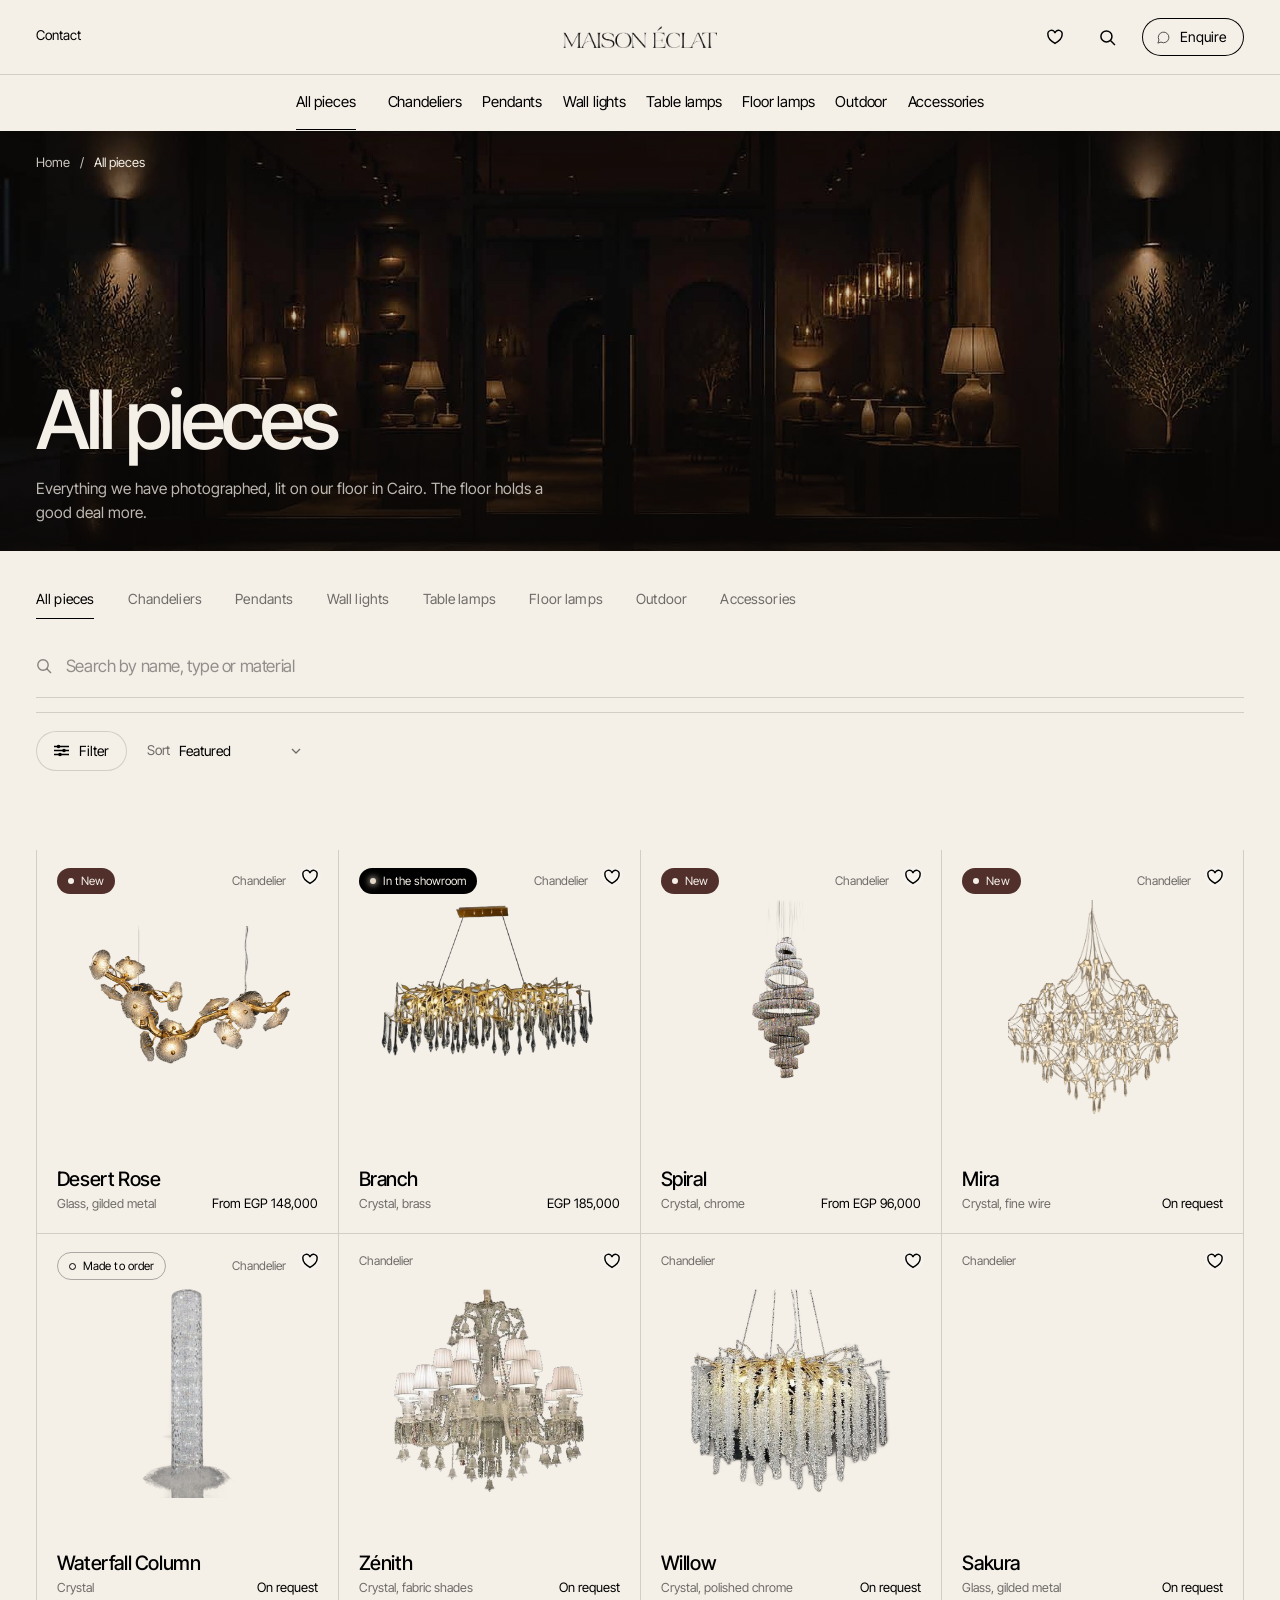
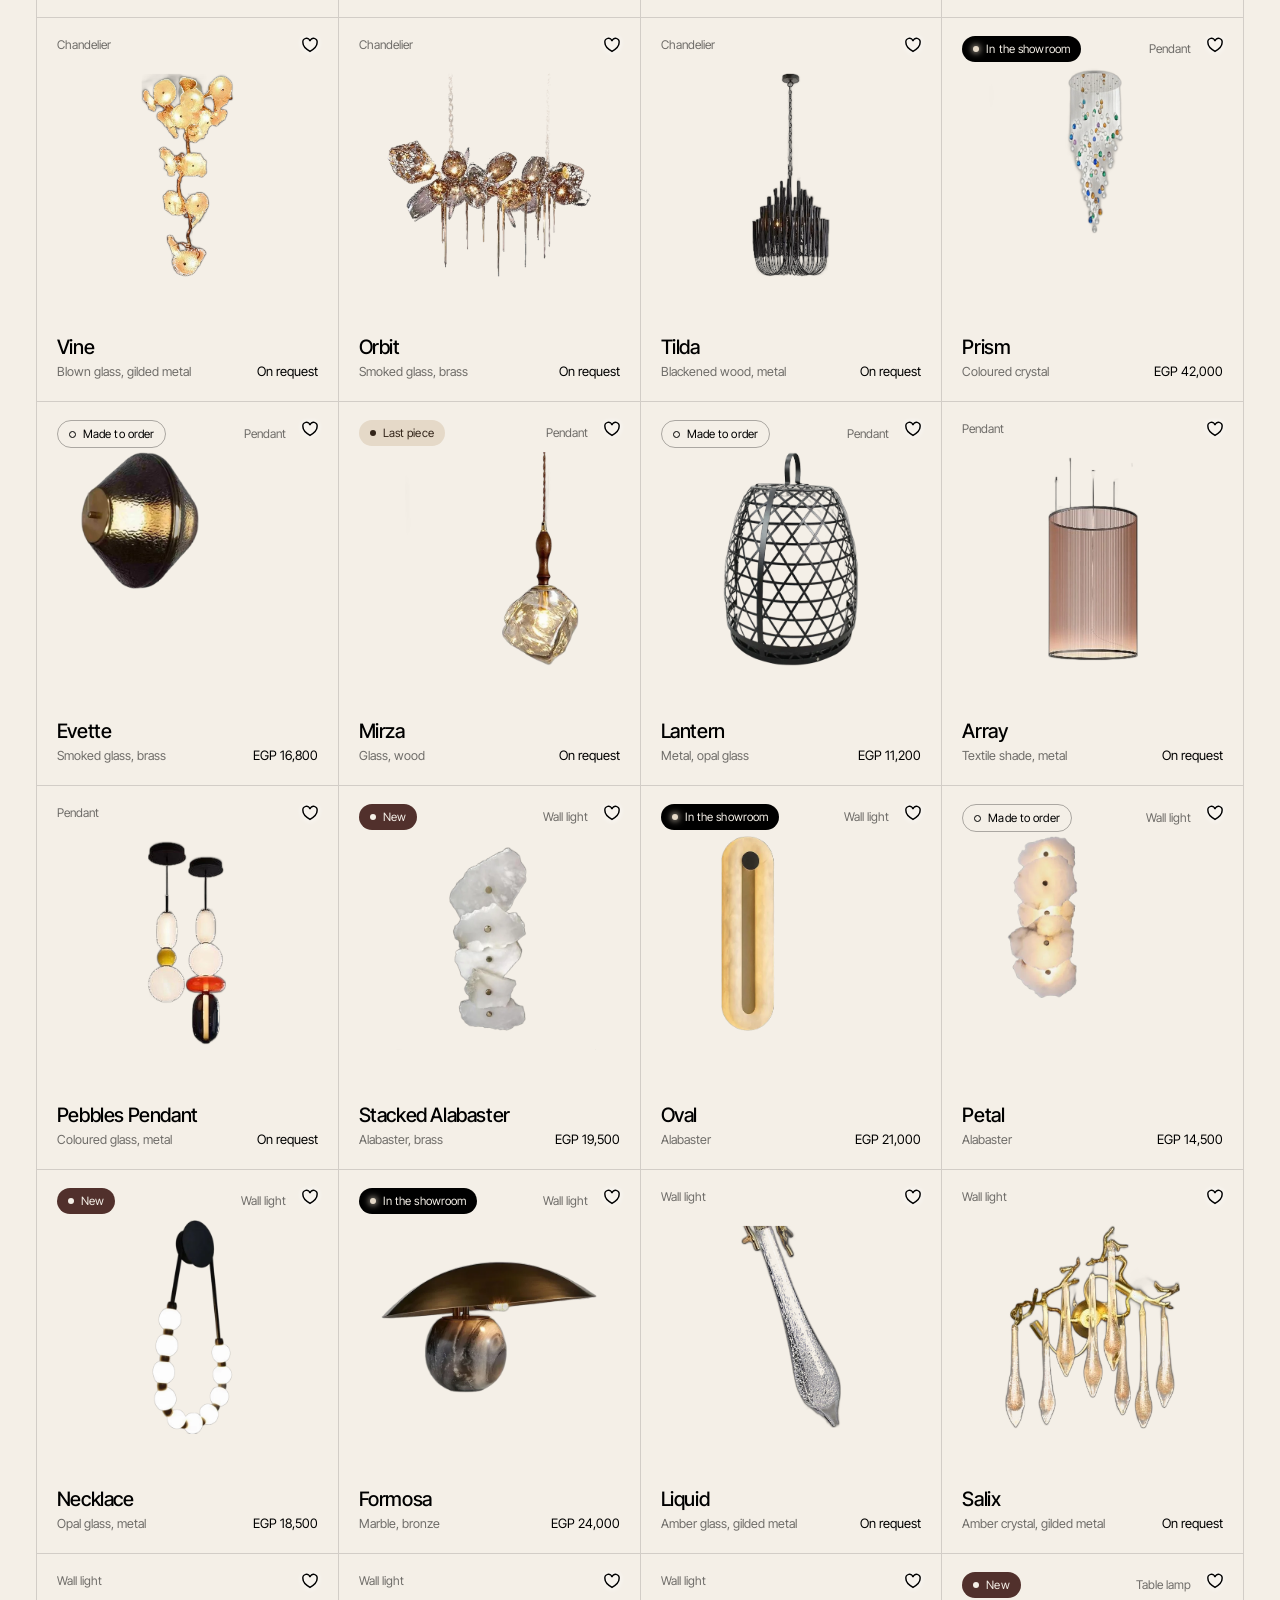
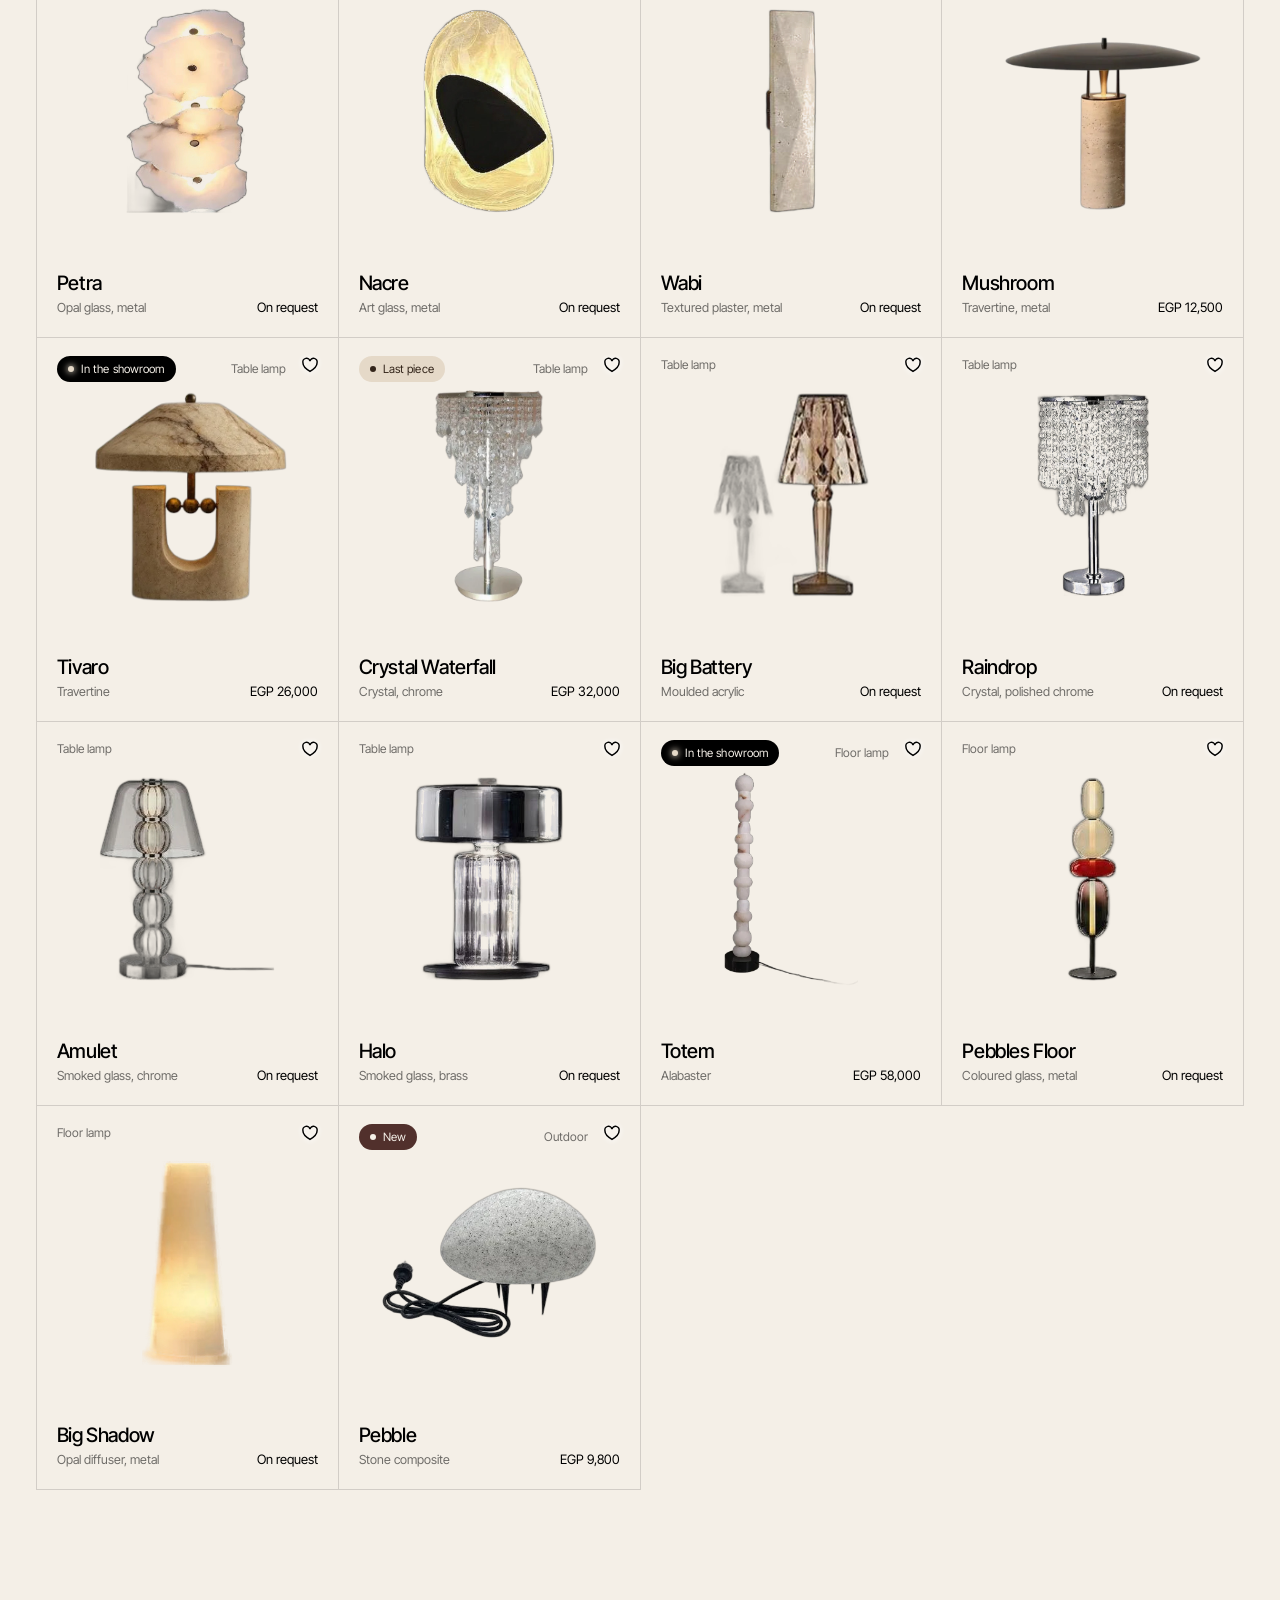
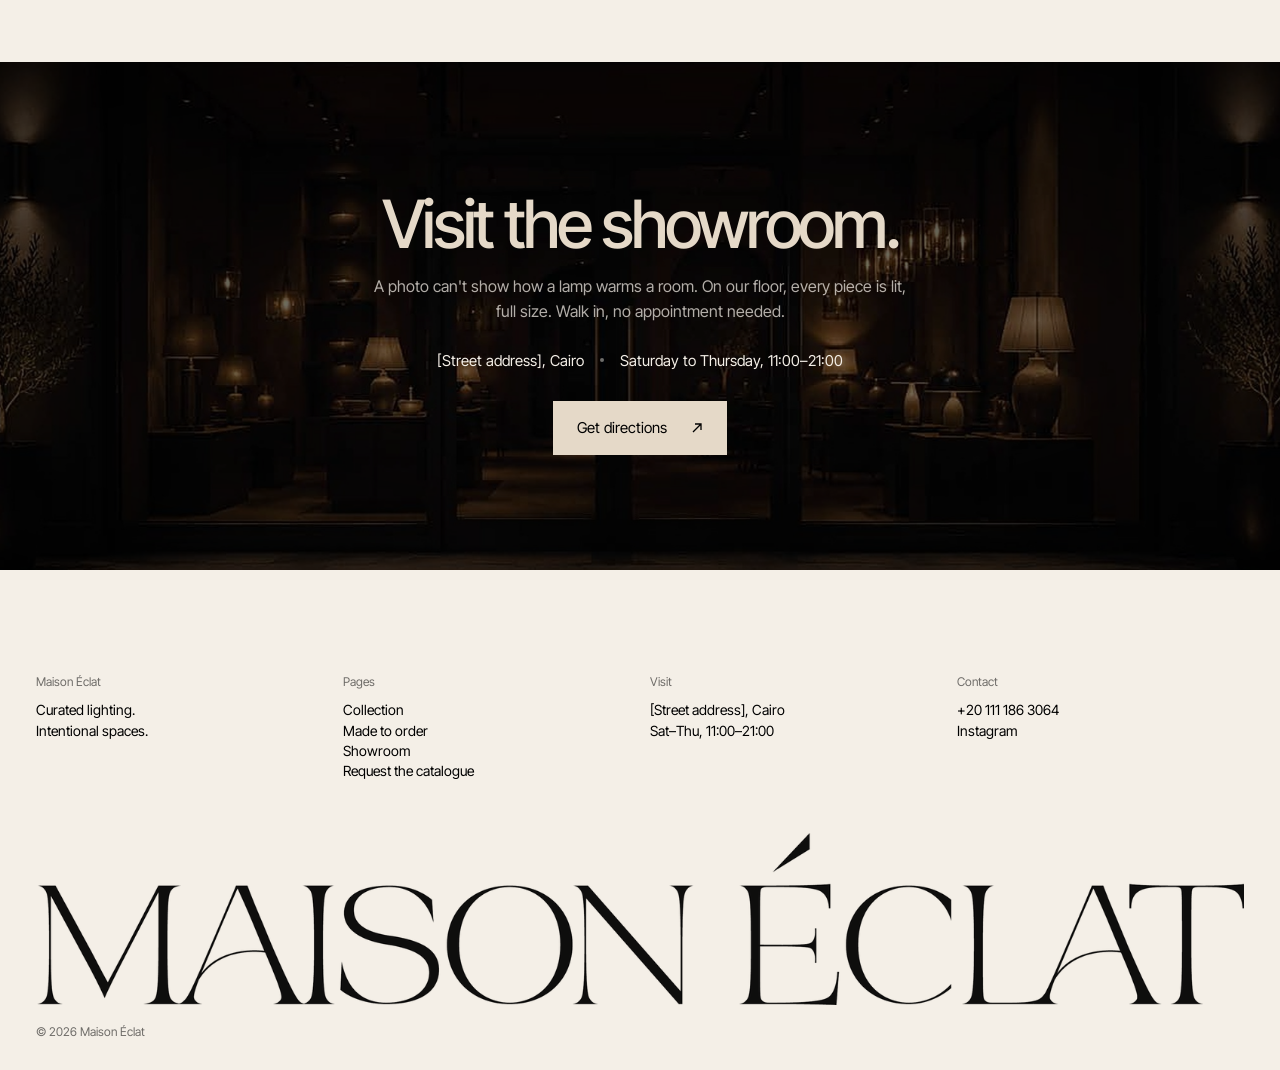
<file: docs/collection.html>
<!DOCTYPE html>
<html lang="en">
<head>
<meta charset="utf-8"/>
<meta content="width=device-width, initial-scale=1" name="viewport"/>
<title>All pieces | Maison Éclat</title>
<meta content="Every piece we have photographed, lit on our floor in Cairo." name="description"/><meta property="og:type" content="website"/><meta property="og:site_name" content="Maison Éclat"/><meta property="og:title" content="All pieces | Maison Éclat"/><meta property="og:description" content="Every piece we have photographed, lit on our floor in Cairo."/><meta property="og:image" content="https://fadyfouad0.github.io/maisoneclatwebsite/assets/ba7bd4a4912631602a867c2ac174a03a.jpg"/><meta name="twitter:card" content="summary_large_image"/>
<link href="favicon-32.png" rel="icon" sizes="32x32" type="image/png"/>
<link href="favicon.svg" rel="icon" type="image/svg+xml"/>
<link href="favicon-512.png" rel="icon" sizes="512x512" type="image/png"/>
<link href="favicon-180.png" rel="apple-touch-icon" sizes="180x180"/>
<meta content="#E5D9C8" name="theme-color"/>
<link href="https://fonts.googleapis.com" rel="preconnect"/>
<link crossorigin="" href="https://fonts.gstatic.com" rel="preconnect"/>
<link href="https://fonts.googleapis.com/css2?family=Inter+Tight:ital,wght@0,300;0,400;0,500;0,600;1,400&amp;display=swap" rel="stylesheet"/>
<link href="site.css" rel="stylesheet"/>
<script>window.BASE="";</script>
</head>
<body class="has-phone">
<div class="d3" data-dc-tpl="13" data-page="collection">
<header class="sh-bar px">
<div class="nv nv-cold"><div class="nv-top px"><div class="nv-u nv-u1"><button aria-expanded="false" aria-label="Open the menu" class="nb-mb" type="button"><i aria-hidden="true"></i><i aria-hidden="true"></i></button><a class="nv-ul" href="showroom.html">Contact</a></div><a aria-label="Maison Éclat, home" class="nv-wm" href="index.html"><span class="wm" style="width: 160px;"></span></a><div class="nv-u nv-u2"><button aria-expanded="false" aria-label="Show your saved pieces" class="nb-sv" type="button"><svg aria-hidden="true" fill="none" height="18" stroke="currentColor" stroke-width="1.3" viewbox="0 0 16 16" width="18"><path d="M8 13.6S1.7 9.9 1.7 5.9A3.15 3.15 0 0 1 8 4.6a3.15 3.15 0 0 1 6.3 1.3c0 4-6.3 7.7-6.3 7.7z"></path></svg><sup><span class="sc-interp">0</span></sup></button><button aria-label="Search the collection" class="nb-i nv-si" type="button"><svg aria-hidden="true" fill="none" height="17" stroke="currentColor" stroke-width="1.4" viewbox="0 0 16 16" width="17"><circle cx="7" cy="7" r="5.2"></circle><path d="M10.8 10.8 15 15"></path></svg></button><a class="nb-cta" href="https://wa.me/201111863064?text=Hello%20Maison%20%C3%89clat%2C%20I%20have%20a%20question%20about%20a%20piece." rel="noopener" target="_blank"><svg aria-hidden="true" class="wam" fill="none" height="15" stroke="currentColor" stroke-width="1.5" viewbox="0 0 24 24" width="15"><path d="M3 21l1.7-5A8.5 8.5 0 1 1 8 19.3z"></path></svg><span>Enquire</span></a></div></div><div class="nv-row px"><nav aria-label="Collection" class="nv-ls"><a class="nv-b nv-b2 on" href="collection.html">All pieces</a><span class="nv-i"><a class="nv-b" href="chandeliers.html">Chandeliers</a><div class="nv-p"><div class="nv-pw px"><div class="nv-col"><span class="nv-k">Collections</span><a href="chandeliers.html#classic">Classic collection</a><a href="chandeliers.html#modern">Modern collection</a><a href="chandeliers.html#glass">Glass collection</a></div><div class="nv-col"><span class="nv-k">Pieces</span><a class="nv-pl" href="piece.html?p=desert-rose">Desert Rose</a><a class="nv-pl" href="piece.html?p=branch">Branch</a><a class="nv-pl" href="piece.html?p=spiral">Spiral</a><a class="nv-pl" href="piece.html?p=waterfall-column">Waterfall Column</a><a class="nv-all" href="chandeliers.html"><span>All chandeliers</span><svg aria-hidden="true" fill="none" height="10" stroke="currentColor" viewbox="0 0 16 10" width="16"><path d="M0 5h15M11 1l4 4-4 4"></path></svg></a></div><div class="nv-pv"><a class="nv-c def" href="piece.html?p=desert-rose"><span class="nv-sm"><img alt="Desert Rose" src="assets/161d7544adaf3555a5c7c3f9e8e49911.webp" loading="lazy" decoding="async"/></span><span class="nv-sx"><span class="nv-sk">The statement piece</span><b>Desert Rose</b><em>Glass, gilded metal</em><span class="nv-sp">From EGP 148,000</span></span></a><a class="nv-c nvpv" href="piece.html?p=desert-rose"><span class="nv-sm"><img alt="Desert Rose" src="assets/161d7544adaf3555a5c7c3f9e8e49911.webp" loading="lazy" decoding="async"/></span><span class="nv-sx"><span class="nv-sk">See the piece</span><b>Desert Rose</b><em>Glass, gilded metal</em><span class="nv-sp">From EGP 148,000</span></span></a><a class="nv-c nvpv" href="piece.html?p=branch"><span class="nv-sm"><img alt="Branch" src="assets/2b227a72a7ec6e00573e0648a656e3c6.webp" loading="lazy" decoding="async"/></span><span class="nv-sx"><span class="nv-sk">See the piece</span><b>Branch</b><em>Crystal, brass</em><span class="nv-sp">EGP 185,000</span></span></a><a class="nv-c nvpv" href="piece.html?p=spiral"><span class="nv-sm"><img alt="Spiral" src="assets/7345e2e78b6c7c5b1e20e24486b006a8.webp" loading="lazy" decoding="async"/></span><span class="nv-sx"><span class="nv-sk">See the piece</span><b>Spiral</b><em>Crystal, chrome</em><span class="nv-sp">From EGP 96,000</span></span></a><a class="nv-c nvpv" href="piece.html?p=waterfall-column"><span class="nv-sm"><img alt="Waterfall Column" src="assets/e0e13a2b151fdf653414b2777e8ae5de.webp" loading="lazy" decoding="async"/></span><span class="nv-sx"><span class="nv-sk">See the piece</span><b>Waterfall Column</b><em>Crystal</em><span class="nv-sp">On request</span></span></a></div></div></div></span><span class="nv-i"><a class="nv-b" href="pendants.html">Pendants</a><div class="nv-p"><div class="nv-pw px two"><div class="nv-col"><span class="nv-k">Pieces</span><a class="nv-pl" href="piece.html?p=prism">Prism</a><a class="nv-pl" href="piece.html?p=evette">Evette</a><a class="nv-pl" href="piece.html?p=mirza">Mirza</a><a class="nv-pl" href="piece.html?p=lantern">Lantern</a><a class="nv-all" href="pendants.html"><span>All pendants</span><svg aria-hidden="true" fill="none" height="10" stroke="currentColor" viewbox="0 0 16 10" width="16"><path d="M0 5h15M11 1l4 4-4 4"></path></svg></a></div><div class="nv-pv"><a class="nv-c def" href="piece.html?p=prism"><span class="nv-sm"><img alt="Prism" src="assets/1299a019108e423f42d9e288007b2902.webp" loading="lazy" decoding="async"/></span><span class="nv-sx"><span class="nv-sk">The statement piece</span><b>Prism</b><em>Coloured crystal</em><span class="nv-sp">EGP 42,000</span></span></a><a class="nv-c nvpv" href="piece.html?p=prism"><span class="nv-sm"><img alt="Prism" src="assets/1299a019108e423f42d9e288007b2902.webp" loading="lazy" decoding="async"/></span><span class="nv-sx"><span class="nv-sk">See the piece</span><b>Prism</b><em>Coloured crystal</em><span class="nv-sp">EGP 42,000</span></span></a><a class="nv-c nvpv" href="piece.html?p=evette"><span class="nv-sm"><img alt="Evette" src="assets/e4f3b8eaede5a2e6843042b1c167b238.webp" loading="lazy" decoding="async"/></span><span class="nv-sx"><span class="nv-sk">See the piece</span><b>Evette</b><em>Smoked glass, brass</em><span class="nv-sp">EGP 16,800</span></span></a><a class="nv-c nvpv" href="piece.html?p=mirza"><span class="nv-sm"><img alt="Mirza" src="assets/44ac0b63d1808f04ef20f3b6501ed9cb.webp" loading="lazy" decoding="async"/></span><span class="nv-sx"><span class="nv-sk">See the piece</span><b>Mirza</b><em>Glass, wood</em><span class="nv-sp">On request</span></span></a><a class="nv-c nvpv" href="piece.html?p=lantern"><span class="nv-sm"><img alt="Lantern" src="assets/0bec61b82d9d845c0ccecc4bb3849c14.webp" loading="lazy" decoding="async"/></span><span class="nv-sx"><span class="nv-sk">See the piece</span><b>Lantern</b><em>Metal, opal glass</em><span class="nv-sp">EGP 11,200</span></span></a></div></div></div></span><span class="nv-i"><a class="nv-b" href="wall-lights.html">Wall lights</a><div class="nv-p"><div class="nv-pw px two"><div class="nv-col"><span class="nv-k">Pieces</span><a class="nv-pl" href="piece.html?p=stacked-alabaster">Stacked Alabaster</a><a class="nv-pl" href="piece.html?p=oval">Oval</a><a class="nv-pl" href="piece.html?p=petal">Petal</a><a class="nv-pl" href="piece.html?p=formosa">Formosa</a><a class="nv-all" href="wall-lights.html"><span>All wall lights</span><svg aria-hidden="true" fill="none" height="10" stroke="currentColor" viewbox="0 0 16 10" width="16"><path d="M0 5h15M11 1l4 4-4 4"></path></svg></a></div><div class="nv-pv"><a class="nv-c def" href="piece.html?p=stacked-alabaster"><span class="nv-sm"><img alt="Stacked Alabaster" src="assets/55c3eedc41c176a95378549bb8019d7a.webp" loading="lazy" decoding="async"/></span><span class="nv-sx"><span class="nv-sk">The statement piece</span><b>Stacked Alabaster</b><em>Alabaster, brass</em><span class="nv-sp">EGP 19,500</span></span></a><a class="nv-c nvpv" href="piece.html?p=stacked-alabaster"><span class="nv-sm"><img alt="Stacked Alabaster" src="assets/55c3eedc41c176a95378549bb8019d7a.webp" loading="lazy" decoding="async"/></span><span class="nv-sx"><span class="nv-sk">See the piece</span><b>Stacked Alabaster</b><em>Alabaster, brass</em><span class="nv-sp">EGP 19,500</span></span></a><a class="nv-c nvpv" href="piece.html?p=oval"><span class="nv-sm"><img alt="Oval" src="assets/8e643a083cf4c824cb2175f503297165.webp" loading="lazy" decoding="async"/></span><span class="nv-sx"><span class="nv-sk">See the piece</span><b>Oval</b><em>Alabaster</em><span class="nv-sp">EGP 21,000</span></span></a><a class="nv-c nvpv" href="piece.html?p=petal"><span class="nv-sm"><img alt="Petal" src="assets/286ad7222d1efd08d86ab4639a7570b2.webp" loading="lazy" decoding="async"/></span><span class="nv-sx"><span class="nv-sk">See the piece</span><b>Petal</b><em>Alabaster</em><span class="nv-sp">EGP 14,500</span></span></a><a class="nv-c nvpv" href="piece.html?p=formosa"><span class="nv-sm"><img alt="Formosa" src="assets/4733f0b7d663e05d6c4eee8dcdc4c944.webp" loading="lazy" decoding="async"/></span><span class="nv-sx"><span class="nv-sk">See the piece</span><b>Formosa</b><em>Marble, bronze</em><span class="nv-sp">EGP 24,000</span></span></a></div></div></div></span><span class="nv-i"><a class="nv-b" href="table-lamps.html">Table lamps</a><div class="nv-p"><div class="nv-pw px two"><div class="nv-col"><span class="nv-k">Pieces</span><a class="nv-pl" href="piece.html?p=mushroom">Mushroom</a><a class="nv-pl" href="piece.html?p=tivaro">Tivaro</a><a class="nv-pl" href="piece.html?p=crystal-waterfall">Crystal Waterfall</a><a class="nv-all" href="table-lamps.html"><span>All table lamps</span><svg aria-hidden="true" fill="none" height="10" stroke="currentColor" viewbox="0 0 16 10" width="16"><path d="M0 5h15M11 1l4 4-4 4"></path></svg></a></div><div class="nv-pv"><a class="nv-c def" href="piece.html?p=tivaro"><span class="nv-sm"><img alt="Tivaro" src="assets/2518200d46ae546dc89507ffa08bab92.webp" loading="lazy" decoding="async"/></span><span class="nv-sx"><span class="nv-sk">The statement piece</span><b>Tivaro</b><em>Travertine</em><span class="nv-sp">EGP 26,000</span></span></a><a class="nv-c nvpv" href="piece.html?p=mushroom"><span class="nv-sm"><img alt="Mushroom" src="assets/a6cf27a4dba06b9fb7057b75b2ebd129.webp" loading="lazy" decoding="async"/></span><span class="nv-sx"><span class="nv-sk">See the piece</span><b>Mushroom</b><em>Travertine, metal</em><span class="nv-sp">EGP 12,500</span></span></a><a class="nv-c nvpv" href="piece.html?p=tivaro"><span class="nv-sm"><img alt="Tivaro" src="assets/2518200d46ae546dc89507ffa08bab92.webp" loading="lazy" decoding="async"/></span><span class="nv-sx"><span class="nv-sk">See the piece</span><b>Tivaro</b><em>Travertine</em><span class="nv-sp">EGP 26,000</span></span></a><a class="nv-c nvpv" href="piece.html?p=crystal-waterfall"><span class="nv-sm"><img alt="Crystal Waterfall" src="assets/fa04153e085896e1be23d315075e6703.webp" loading="lazy" decoding="async"/></span><span class="nv-sx"><span class="nv-sk">See the piece</span><b>Crystal Waterfall</b><em>Crystal, chrome</em><span class="nv-sp">EGP 32,000</span></span></a></div></div></div></span><span class="nv-i"><a class="nv-b" href="floor-lamps.html">Floor lamps</a><div class="nv-p"><div class="nv-pw px two"><div class="nv-col"><span class="nv-k">Pieces</span><a class="nv-pl" href="piece.html?p=totem">Totem</a><a class="nv-all" href="floor-lamps.html"><span>All floor lamps</span><svg aria-hidden="true" fill="none" height="10" stroke="currentColor" viewbox="0 0 16 10" width="16"><path d="M0 5h15M11 1l4 4-4 4"></path></svg></a></div><div class="nv-pv"><a class="nv-c def" href="piece.html?p=totem"><span class="nv-sm"><img alt="Totem" src="assets/95cddb35463c74a8410fdbba63c231b1.webp" loading="lazy" decoding="async"/></span><span class="nv-sx"><span class="nv-sk">The statement piece</span><b>Totem</b><em>Alabaster</em><span class="nv-sp">EGP 58,000</span></span></a><a class="nv-c nvpv" href="piece.html?p=totem"><span class="nv-sm"><img alt="Totem" src="assets/95cddb35463c74a8410fdbba63c231b1.webp" loading="lazy" decoding="async"/></span><span class="nv-sx"><span class="nv-sk">See the piece</span><b>Totem</b><em>Alabaster</em><span class="nv-sp">EGP 58,000</span></span></a></div></div></div></span><span class="nv-i"><a class="nv-b" href="outdoor.html">Outdoor</a><div class="nv-p"><div class="nv-pw px two"><div class="nv-col"><span class="nv-k">Pieces</span><a class="nv-pl" href="piece.html?p=pebble">Pebble</a><a class="nv-all" href="outdoor.html"><span>All outdoor</span><svg aria-hidden="true" fill="none" height="10" stroke="currentColor" viewbox="0 0 16 10" width="16"><path d="M0 5h15M11 1l4 4-4 4"></path></svg></a></div><div class="nv-pv"><a class="nv-c def" href="piece.html?p=pebble"><span class="nv-sm"><img alt="Pebble" src="assets/7d35291b5eab7c91e36046d24f7003be.webp" loading="lazy" decoding="async"/></span><span class="nv-sx"><span class="nv-sk">The statement piece</span><b>Pebble</b><em>Stone composite</em><span class="nv-sp">EGP 9,800</span></span></a><a class="nv-c nvpv" href="piece.html?p=pebble"><span class="nv-sm"><img alt="Pebble" src="assets/7d35291b5eab7c91e36046d24f7003be.webp" loading="lazy" decoding="async"/></span><span class="nv-sx"><span class="nv-sk">See the piece</span><b>Pebble</b><em>Stone composite</em><span class="nv-sp">EGP 9,800</span></span></a></div></div></div></span><span class="nv-i"><a class="nv-b" href="accessories.html">Accessories</a><div class="nv-p"><div class="nv-pw px"><div class="nv-col"><span class="nv-k">Collections</span><a href="accessories.html">Bulbs</a><a href="accessories.html">Shades</a><a href="accessories.html">Dimmers and switches</a><a href="accessories.html">Ceiling roses</a><a href="accessories.html">Cords and cables</a></div><div class="nv-col"><span class="nv-k">Ask us</span><a href="https://wa.me/201111863064?text=Hello%20Maison%20%C3%89clat%2C%20I%20am%20looking%20for%20an%20accessory." target="_blank" rel="noopener">Tell us what you need</a><a class="nv-all" href="accessories.html"><span>All accessories</span><svg aria-hidden="true" fill="none" height="10" stroke="currentColor" viewbox="0 0 16 10" width="16"><path d="M0 5h15M11 1l4 4-4 4"></path></svg></a></div></div></div></span></nav></div></div>
</header>
<section aria-labelledby="sh-h" class="seen ct ch">
<div class="ch-ph"><img alt="The showroom floor, every piece switched on" src="assets/ecc6c0a2349127207ecc1fcbfc88dde3.jpg"/>
<div class="ch-in px">
<div class="ct-crumb ch-crumb"><a href="index.html">Home</a><span>/</span><span class="ct-mid"><a href="collection.html">All pieces</a><span>/</span></span><b><span class="sc-interp">All pieces</span></b></div>
<div class="ch-t"><h1 id="sh-h"><span class="ln"><span><span class="sc-interp">All pieces</span></span></span></h1>
<p class="ct-line">Everything we have photographed, lit on our floor in Cairo. The floor holds a good deal more.</p></div>
</div>
</div>
<div class="px">
<nav aria-label="Categories" class="ct-tabs"><a aria-current="page" class="ct-t on" href="collection.html"><span class="sc-interp">All pieces</span></a><a aria-current="false" class="ct-t" href="chandeliers.html"><span class="sc-interp">Chandeliers</span></a><a aria-current="false" class="ct-t" href="pendants.html"><span class="sc-interp">Pendants</span></a><a aria-current="false" class="ct-t" href="wall-lights.html"><span class="sc-interp">Wall lights</span></a><a aria-current="false" class="ct-t" href="table-lamps.html"><span class="sc-interp">Table lamps</span></a><a aria-current="false" class="ct-t" href="floor-lamps.html"><span class="sc-interp">Floor lamps</span></a><a aria-current="false" class="ct-t" href="outdoor.html"><span class="sc-interp">Outdoor</span></a><a aria-current="false" class="ct-t" href="accessories.html"><span class="sc-interp">Accessories</span></a></nav>
<div class="sh-tools">
<div class="sh-find"><svg aria-hidden="true" fill="none" height="16" stroke="currentColor" stroke-width="1.4" viewbox="0 0 16 16" width="16"><circle cx="7" cy="7" r="5.2"></circle><path d="M10.8 10.8 15 15"></path></svg><label class="sh-vh" for="sh-q">Search the collection</label><input autocomplete="off" id="sh-q" placeholder="Search by name, type or material" type="search" value=""/><button aria-label="Clear the search" class="sh-x" type="button">×</button></div>
<div class="sh-meta"><span aria-live="polite"><span class="sc-interp">Showing </span></span><button class="sh-clear" type="button"><span>Clear</span>×</button></div>
</div>
</div>
</section>
<section aria-label="Filter and sort" class="cf px seen">
<div class="cf-bar">
<button aria-expanded="false" class="cf-b" type="button">
<svg aria-hidden="true" fill="none" height="13" stroke="currentColor" stroke-width="1.3" viewbox="0 0 15 13" width="15"><path d="M0 2.5h15M0 6.5h15M0 10.5h15"></path><circle cx="4.5" cy="2.5" fill="currentColor" r="1.8" stroke="none"></circle><circle cx="10" cy="6.5" fill="currentColor" r="1.8" stroke="none"></circle><circle cx="6" cy="10.5" fill="currentColor" r="1.8" stroke="none"></circle></svg>
<span>Filter</span><i class=""></i></button>
<label class="cf-s"><span>Sort</span><select aria-label="Sort the pieces"><option value="featured"><span class="sc-interp">Featured</span></option><option value="low"><span class="sc-interp">Price, low to high</span></option><option value="high"><span class="sc-interp">Price, high to low</span></option><option value="az"><span class="sc-interp">Name, A to Z</span></option></select>
<svg aria-hidden="true" fill="none" height="6" stroke="currentColor" stroke-width="1.3" viewbox="0 0 10 6" width="10"><path d="M1 1l4 4 4-4"></path></svg></label>
</div>
<div class="cf-p">
<div class="cf-g"><span class="cf-k">Material</span><div class="cf-cs"><button aria-pressed="false" class="cf-c" type="button"><span class="sc-interp">Alabaster</span></button><button aria-pressed="false" class="cf-c" type="button"><span class="sc-interp">Amber crystal</span></button><button aria-pressed="false" class="cf-c" type="button"><span class="sc-interp">Amber glass</span></button><button aria-pressed="false" class="cf-c" type="button"><span class="sc-interp">Art glass</span></button><button aria-pressed="false" class="cf-c" type="button"><span class="sc-interp">Blackened wood</span></button><button aria-pressed="false" class="cf-c" type="button"><span class="sc-interp">Blown glass</span></button><button aria-pressed="false" class="cf-c" type="button"><span class="sc-interp">Brass</span></button><button aria-pressed="false" class="cf-c" type="button"><span class="sc-interp">Bronze</span></button><button aria-pressed="false" class="cf-c" type="button"><span class="sc-interp">Chrome</span></button><button aria-pressed="false" class="cf-c" type="button"><span class="sc-interp">Coloured crystal</span></button><button aria-pressed="false" class="cf-c" type="button"><span class="sc-interp">Coloured glass</span></button><button aria-pressed="false" class="cf-c" type="button"><span class="sc-interp">Crystal</span></button><button aria-pressed="false" class="cf-c" type="button"><span class="sc-interp">Fabric shades</span></button><button aria-pressed="false" class="cf-c" type="button"><span class="sc-interp">Gilded metal</span></button><button aria-pressed="false" class="cf-c" type="button"><span class="sc-interp">Glass</span></button><button aria-pressed="false" class="cf-c" type="button"><span class="sc-interp">Marble</span></button><button aria-pressed="false" class="cf-c" type="button"><span class="sc-interp">Metal</span></button><button aria-pressed="false" class="cf-c" type="button"><span class="sc-interp">Moulded acrylic</span></button><button aria-pressed="false" class="cf-c" type="button"><span class="sc-interp">Opal diffuser</span></button><button aria-pressed="false" class="cf-c" type="button"><span class="sc-interp">Opal glass</span></button><button aria-pressed="false" class="cf-c" type="button"><span class="sc-interp">Polished chrome</span></button><button aria-pressed="false" class="cf-c" type="button"><span class="sc-interp">Smoked glass</span></button><button aria-pressed="false" class="cf-c" type="button"><span class="sc-interp">Stone composite</span></button><button aria-pressed="false" class="cf-c" type="button"><span class="sc-interp">Textile shade</span></button><button aria-pressed="false" class="cf-c" type="button"><span class="sc-interp">Textured plaster</span></button><button aria-pressed="false" class="cf-c" type="button"><span class="sc-interp">Travertine</span></button><button aria-pressed="false" class="cf-c" type="button"><span class="sc-interp">Wood</span></button></div></div>
<div class="cf-g"><span class="cf-k">Availability</span><div class="cf-cs"><button aria-pressed="false" class="cf-c" type="button"><span class="sc-interp">New</span></button><button aria-pressed="false" class="cf-c" type="button"><span class="sc-interp">In the showroom</span></button><button aria-pressed="false" class="cf-c" type="button"><span class="sc-interp">Made to order</span></button><button aria-pressed="false" class="cf-c" type="button"><span class="sc-interp">Last piece</span></button></div></div>
<button class="cf-x" type="button"><span>Clear all</span>×</button>
</div>
</section>
<section aria-label="Pieces" class="px seen sh-sec" style="padding-bottom: 6vw;">
<div class="d3-grid seen"><div class="d3-cw"><a class="d3-cell" href="piece.html?p=desert-rose"><span class="t"><span class="lb lb-new"><i aria-hidden="true"></i><span><span class="sc-interp">New</span></span></span><span><span class="sc-interp">Chandelier</span></span></span><img alt="Desert Rose" src="assets/161d7544adaf3555a5c7c3f9e8e49911.webp" loading="lazy" decoding="async"/><span class="go"><svg aria-hidden="true" fill="none" height="12" stroke="currentColor" stroke-width="1.3" viewbox="0 0 12 12" width="12"><path d="M2 10 10 2M4 2h6v6"></path></svg></span><span class="b"><span><b><span class="sc-interp">Desert Rose</span></b><small><span class="sc-interp">Glass, gilded metal</span></small></span><em><span class="sc-interp">From EGP 148,000</span></em></span></a><button aria-label="Save Desert Rose to your list" aria-pressed="false" class="sv-b" type="button"><svg aria-hidden="true" class="svm" fill="none" height="18" stroke="currentColor" stroke-width="1.3" viewbox="0 0 16 16" width="18"><path class="svh" d="M8 13.6S1.7 9.9 1.7 5.9A3.15 3.15 0 0 1 8 4.6a3.15 3.15 0 0 1 6.3 1.3c0 4-6.3 7.7-6.3 7.7z"></path></svg></button></div><div class="d3-cw"><a class="d3-cell" href="piece.html?p=branch"><span class="t"><span class="lb lb-show"><i aria-hidden="true"></i><span><span class="sc-interp">In the showroom</span></span></span><span><span class="sc-interp">Chandelier</span></span></span><img alt="Branch" src="assets/2b227a72a7ec6e00573e0648a656e3c6.webp" loading="lazy" decoding="async"/><span class="go"><svg aria-hidden="true" fill="none" height="12" stroke="currentColor" stroke-width="1.3" viewbox="0 0 12 12" width="12"><path d="M2 10 10 2M4 2h6v6"></path></svg></span><span class="b"><span><b><span class="sc-interp">Branch</span></b><small><span class="sc-interp">Crystal, brass</span></small></span><em><span class="sc-interp">EGP 185,000</span></em></span></a><button aria-label="Save Branch to your list" aria-pressed="false" class="sv-b" type="button"><svg aria-hidden="true" class="svm" fill="none" height="18" stroke="currentColor" stroke-width="1.3" viewbox="0 0 16 16" width="18"><path class="svh" d="M8 13.6S1.7 9.9 1.7 5.9A3.15 3.15 0 0 1 8 4.6a3.15 3.15 0 0 1 6.3 1.3c0 4-6.3 7.7-6.3 7.7z"></path></svg></button></div><div class="d3-cw"><a class="d3-cell" href="piece.html?p=spiral"><span class="t"><span class="lb lb-new"><i aria-hidden="true"></i><span><span class="sc-interp">New</span></span></span><span><span class="sc-interp">Chandelier</span></span></span><img alt="Spiral" src="assets/7345e2e78b6c7c5b1e20e24486b006a8.webp" loading="lazy" decoding="async"/><span class="go"><svg aria-hidden="true" fill="none" height="12" stroke="currentColor" stroke-width="1.3" viewbox="0 0 12 12" width="12"><path d="M2 10 10 2M4 2h6v6"></path></svg></span><span class="b"><span><b><span class="sc-interp">Spiral</span></b><small><span class="sc-interp">Crystal, chrome</span></small></span><em><span class="sc-interp">From EGP 96,000</span></em></span></a><button aria-label="Save Spiral to your list" aria-pressed="false" class="sv-b" type="button"><svg aria-hidden="true" class="svm" fill="none" height="18" stroke="currentColor" stroke-width="1.3" viewbox="0 0 16 16" width="18"><path class="svh" d="M8 13.6S1.7 9.9 1.7 5.9A3.15 3.15 0 0 1 8 4.6a3.15 3.15 0 0 1 6.3 1.3c0 4-6.3 7.7-6.3 7.7z"></path></svg></button></div><div class="d3-cw"><a class="d3-cell" href="piece.html?p=waterfall-column"><span class="t"><span class="lb lb-order"><i aria-hidden="true"></i><span><span class="sc-interp">Made to order</span></span></span><span><span class="sc-interp">Chandelier</span></span></span><img alt="Waterfall Column" src="assets/e0e13a2b151fdf653414b2777e8ae5de.webp" loading="lazy" decoding="async"/><span class="go"><svg aria-hidden="true" fill="none" height="12" stroke="currentColor" stroke-width="1.3" viewbox="0 0 12 12" width="12"><path d="M2 10 10 2M4 2h6v6"></path></svg></span><span class="b"><span><b><span class="sc-interp">Waterfall Column</span></b><small><span class="sc-interp">Crystal</span></small></span><em><span class="sc-interp">On request</span></em></span></a><button aria-label="Save Waterfall Column to your list" aria-pressed="false" class="sv-b" type="button"><svg aria-hidden="true" class="svm" fill="none" height="18" stroke="currentColor" stroke-width="1.3" viewbox="0 0 16 16" width="18"><path class="svh" d="M8 13.6S1.7 9.9 1.7 5.9A3.15 3.15 0 0 1 8 4.6a3.15 3.15 0 0 1 6.3 1.3c0 4-6.3 7.7-6.3 7.7z"></path></svg></button></div><div class="d3-cw"><a class="d3-cell" href="piece.html?p=zenith"><span class="t"><span class="lb lb-none"><i aria-hidden="true"></i><span><span class="sc-interp"></span></span></span><span><span class="sc-interp">Chandelier</span></span></span><img alt="Zénith" src="assets/e86c5a332bea5952d4fd8c263e97df71.webp" loading="lazy" decoding="async"/><span class="go"><svg aria-hidden="true" fill="none" height="12" stroke="currentColor" stroke-width="1.3" viewbox="0 0 12 12" width="12"><path d="M2 10 10 2M4 2h6v6"></path></svg></span><span class="b"><span><b><span class="sc-interp">Zénith</span></b><small><span class="sc-interp">Crystal, fabric shades</span></small></span><em><span class="sc-interp">On request</span></em></span></a><button aria-label="Save Zénith to your list" aria-pressed="false" class="sv-b" type="button"><svg aria-hidden="true" class="svm" fill="none" height="18" stroke="currentColor" stroke-width="1.3" viewbox="0 0 16 16" width="18"><path class="svh" d="M8 13.6S1.7 9.9 1.7 5.9A3.15 3.15 0 0 1 8 4.6a3.15 3.15 0 0 1 6.3 1.3c0 4-6.3 7.7-6.3 7.7z"></path></svg></button></div><div class="d3-cw"><a class="d3-cell" href="piece.html?p=willow"><span class="t"><span class="lb lb-none"><i aria-hidden="true"></i><span><span class="sc-interp"></span></span></span><span><span class="sc-interp">Chandelier</span></span></span><img alt="Willow" src="assets/0e549912963bb9948ef8c3b9d96ae03d.webp" loading="lazy" decoding="async"/><span class="go"><svg aria-hidden="true" fill="none" height="12" stroke="currentColor" stroke-width="1.3" viewbox="0 0 12 12" width="12"><path d="M2 10 10 2M4 2h6v6"></path></svg></span><span class="b"><span><b><span class="sc-interp">Willow</span></b><small><span class="sc-interp">Crystal, polished chrome</span></small></span><em><span class="sc-interp">On request</span></em></span></a><button aria-label="Save Willow to your list" aria-pressed="false" class="sv-b" type="button"><svg aria-hidden="true" class="svm" fill="none" height="18" stroke="currentColor" stroke-width="1.3" viewbox="0 0 16 16" width="18"><path class="svh" d="M8 13.6S1.7 9.9 1.7 5.9A3.15 3.15 0 0 1 8 4.6a3.15 3.15 0 0 1 6.3 1.3c0 4-6.3 7.7-6.3 7.7z"></path></svg></button></div><div class="d3-cw"><a class="d3-cell" href="piece.html?p=sakura"><span class="t"><span class="lb lb-none"><i aria-hidden="true"></i><span><span class="sc-interp"></span></span></span><span><span class="sc-interp">Chandelier</span></span></span><img alt="Sakura" src="assets/b825c94237f11a2c1e1bc546a8278209.webp" loading="lazy" decoding="async"/><span class="go"><svg aria-hidden="true" fill="none" height="12" stroke="currentColor" stroke-width="1.3" viewbox="0 0 12 12" width="12"><path d="M2 10 10 2M4 2h6v6"></path></svg></span><span class="b"><span><b><span class="sc-interp">Sakura</span></b><small><span class="sc-interp">Glass, gilded metal</span></small></span><em><span class="sc-interp">On request</span></em></span></a><button aria-label="Save Sakura to your list" aria-pressed="false" class="sv-b" type="button"><svg aria-hidden="true" class="svm" fill="none" height="18" stroke="currentColor" stroke-width="1.3" viewbox="0 0 16 16" width="18"><path class="svh" d="M8 13.6S1.7 9.9 1.7 5.9A3.15 3.15 0 0 1 8 4.6a3.15 3.15 0 0 1 6.3 1.3c0 4-6.3 7.7-6.3 7.7z"></path></svg></button></div><div class="d3-cw"><a class="d3-cell" href="piece.html?p=vine"><span class="t"><span class="lb lb-none"><i aria-hidden="true"></i><span><span class="sc-interp"></span></span></span><span><span class="sc-interp">Chandelier</span></span></span><img alt="Vine" src="assets/9aec17e994ec7a11f38a1f47615d41c1.webp" loading="lazy" decoding="async"/><span class="go"><svg aria-hidden="true" fill="none" height="12" stroke="currentColor" stroke-width="1.3" viewbox="0 0 12 12" width="12"><path d="M2 10 10 2M4 2h6v6"></path></svg></span><span class="b"><span><b><span class="sc-interp">Vine</span></b><small><span class="sc-interp">Blown glass, gilded metal</span></small></span><em><span class="sc-interp">On request</span></em></span></a><button aria-label="Save Vine to your list" aria-pressed="false" class="sv-b" type="button"><svg aria-hidden="true" class="svm" fill="none" height="18" stroke="currentColor" stroke-width="1.3" viewbox="0 0 16 16" width="18"><path class="svh" d="M8 13.6S1.7 9.9 1.7 5.9A3.15 3.15 0 0 1 8 4.6a3.15 3.15 0 0 1 6.3 1.3c0 4-6.3 7.7-6.3 7.7z"></path></svg></button></div><div class="d3-cw"><a class="d3-cell" href="piece.html?p=orbit"><span class="t"><span class="lb lb-none"><i aria-hidden="true"></i><span><span class="sc-interp"></span></span></span><span><span class="sc-interp">Chandelier</span></span></span><img alt="Orbit" src="assets/f025c2ef2a385240e5d1bf2c9e21f783.webp" loading="lazy" decoding="async"/><span class="go"><svg aria-hidden="true" fill="none" height="12" stroke="currentColor" stroke-width="1.3" viewbox="0 0 12 12" width="12"><path d="M2 10 10 2M4 2h6v6"></path></svg></span><span class="b"><span><b><span class="sc-interp">Orbit</span></b><small><span class="sc-interp">Smoked glass, brass</span></small></span><em><span class="sc-interp">On request</span></em></span></a><button aria-label="Save Orbit to your list" aria-pressed="false" class="sv-b" type="button"><svg aria-hidden="true" class="svm" fill="none" height="18" stroke="currentColor" stroke-width="1.3" viewbox="0 0 16 16" width="18"><path class="svh" d="M8 13.6S1.7 9.9 1.7 5.9A3.15 3.15 0 0 1 8 4.6a3.15 3.15 0 0 1 6.3 1.3c0 4-6.3 7.7-6.3 7.7z"></path></svg></button></div><div class="d3-cw"><a class="d3-cell" href="piece.html?p=tilda"><span class="t"><span class="lb lb-none"><i aria-hidden="true"></i><span><span class="sc-interp"></span></span></span><span><span class="sc-interp">Chandelier</span></span></span><img alt="Tilda" src="assets/d0885b421feec38eb6e793b56d844fbe.webp" loading="lazy" decoding="async"/><span class="go"><svg aria-hidden="true" fill="none" height="12" stroke="currentColor" stroke-width="1.3" viewbox="0 0 12 12" width="12"><path d="M2 10 10 2M4 2h6v6"></path></svg></span><span class="b"><span><b><span class="sc-interp">Tilda</span></b><small><span class="sc-interp">Blackened wood, metal</span></small></span><em><span class="sc-interp">On request</span></em></span></a><button aria-label="Save Tilda to your list" aria-pressed="false" class="sv-b" type="button"><svg aria-hidden="true" class="svm" fill="none" height="18" stroke="currentColor" stroke-width="1.3" viewbox="0 0 16 16" width="18"><path class="svh" d="M8 13.6S1.7 9.9 1.7 5.9A3.15 3.15 0 0 1 8 4.6a3.15 3.15 0 0 1 6.3 1.3c0 4-6.3 7.7-6.3 7.7z"></path></svg></button></div><div class="d3-cw"><a class="d3-cell" href="piece.html?p=prism"><span class="t"><span class="lb lb-show"><i aria-hidden="true"></i><span><span class="sc-interp">In the showroom</span></span></span><span><span class="sc-interp">Pendant</span></span></span><img alt="Prism" src="assets/1299a019108e423f42d9e288007b2902.webp" loading="lazy" decoding="async"/><span class="go"><svg aria-hidden="true" fill="none" height="12" stroke="currentColor" stroke-width="1.3" viewbox="0 0 12 12" width="12"><path d="M2 10 10 2M4 2h6v6"></path></svg></span><span class="b"><span><b><span class="sc-interp">Prism</span></b><small><span class="sc-interp">Coloured crystal</span></small></span><em><span class="sc-interp">EGP 42,000</span></em></span></a><button aria-label="Save Prism to your list" aria-pressed="false" class="sv-b" type="button"><svg aria-hidden="true" class="svm" fill="none" height="18" stroke="currentColor" stroke-width="1.3" viewbox="0 0 16 16" width="18"><path class="svh" d="M8 13.6S1.7 9.9 1.7 5.9A3.15 3.15 0 0 1 8 4.6a3.15 3.15 0 0 1 6.3 1.3c0 4-6.3 7.7-6.3 7.7z"></path></svg></button></div><div class="d3-cw"><a class="d3-cell" href="piece.html?p=evette"><span class="t"><span class="lb lb-order"><i aria-hidden="true"></i><span><span class="sc-interp">Made to order</span></span></span><span><span class="sc-interp">Pendant</span></span></span><img alt="Evette" src="assets/e4f3b8eaede5a2e6843042b1c167b238.webp" loading="lazy" decoding="async"/><span class="go"><svg aria-hidden="true" fill="none" height="12" stroke="currentColor" stroke-width="1.3" viewbox="0 0 12 12" width="12"><path d="M2 10 10 2M4 2h6v6"></path></svg></span><span class="b"><span><b><span class="sc-interp">Evette</span></b><small><span class="sc-interp">Smoked glass, brass</span></small></span><em><span class="sc-interp">EGP 16,800</span></em></span></a><button aria-label="Save Evette to your list" aria-pressed="false" class="sv-b" type="button"><svg aria-hidden="true" class="svm" fill="none" height="18" stroke="currentColor" stroke-width="1.3" viewbox="0 0 16 16" width="18"><path class="svh" d="M8 13.6S1.7 9.9 1.7 5.9A3.15 3.15 0 0 1 8 4.6a3.15 3.15 0 0 1 6.3 1.3c0 4-6.3 7.7-6.3 7.7z"></path></svg></button></div><div class="d3-cw"><a class="d3-cell" href="piece.html?p=mirza"><span class="t"><span class="lb lb-last"><i aria-hidden="true"></i><span><span class="sc-interp">Last piece</span></span></span><span><span class="sc-interp">Pendant</span></span></span><img alt="Mirza" src="assets/44ac0b63d1808f04ef20f3b6501ed9cb.webp" loading="lazy" decoding="async"/><span class="go"><svg aria-hidden="true" fill="none" height="12" stroke="currentColor" stroke-width="1.3" viewbox="0 0 12 12" width="12"><path d="M2 10 10 2M4 2h6v6"></path></svg></span><span class="b"><span><b><span class="sc-interp">Mirza</span></b><small><span class="sc-interp">Glass, wood</span></small></span><em><span class="sc-interp">On request</span></em></span></a><button aria-label="Save Mirza to your list" aria-pressed="false" class="sv-b" type="button"><svg aria-hidden="true" class="svm" fill="none" height="18" stroke="currentColor" stroke-width="1.3" viewbox="0 0 16 16" width="18"><path class="svh" d="M8 13.6S1.7 9.9 1.7 5.9A3.15 3.15 0 0 1 8 4.6a3.15 3.15 0 0 1 6.3 1.3c0 4-6.3 7.7-6.3 7.7z"></path></svg></button></div><div class="d3-cw"><a class="d3-cell" href="piece.html?p=lantern"><span class="t"><span class="lb lb-order"><i aria-hidden="true"></i><span><span class="sc-interp">Made to order</span></span></span><span><span class="sc-interp">Pendant</span></span></span><img alt="Lantern" src="assets/0bec61b82d9d845c0ccecc4bb3849c14.webp" loading="lazy" decoding="async"/><span class="go"><svg aria-hidden="true" fill="none" height="12" stroke="currentColor" stroke-width="1.3" viewbox="0 0 12 12" width="12"><path d="M2 10 10 2M4 2h6v6"></path></svg></span><span class="b"><span><b><span class="sc-interp">Lantern</span></b><small><span class="sc-interp">Metal, opal glass</span></small></span><em><span class="sc-interp">EGP 11,200</span></em></span></a><button aria-label="Save Lantern to your list" aria-pressed="false" class="sv-b" type="button"><svg aria-hidden="true" class="svm" fill="none" height="18" stroke="currentColor" stroke-width="1.3" viewbox="0 0 16 16" width="18"><path class="svh" d="M8 13.6S1.7 9.9 1.7 5.9A3.15 3.15 0 0 1 8 4.6a3.15 3.15 0 0 1 6.3 1.3c0 4-6.3 7.7-6.3 7.7z"></path></svg></button></div><div class="d3-cw"><a class="d3-cell" href="piece.html?p=array"><span class="t"><span class="lb lb-none"><i aria-hidden="true"></i><span><span class="sc-interp"></span></span></span><span><span class="sc-interp">Pendant</span></span></span><img alt="Array" src="assets/1757636fc1dd1aa2bbfeac6a470c396b.webp" loading="lazy" decoding="async"/><span class="go"><svg aria-hidden="true" fill="none" height="12" stroke="currentColor" stroke-width="1.3" viewbox="0 0 12 12" width="12"><path d="M2 10 10 2M4 2h6v6"></path></svg></span><span class="b"><span><b><span class="sc-interp">Array</span></b><small><span class="sc-interp">Textile shade, metal</span></small></span><em><span class="sc-interp">On request</span></em></span></a><button aria-label="Save Array to your list" aria-pressed="false" class="sv-b" type="button"><svg aria-hidden="true" class="svm" fill="none" height="18" stroke="currentColor" stroke-width="1.3" viewbox="0 0 16 16" width="18"><path class="svh" d="M8 13.6S1.7 9.9 1.7 5.9A3.15 3.15 0 0 1 8 4.6a3.15 3.15 0 0 1 6.3 1.3c0 4-6.3 7.7-6.3 7.7z"></path></svg></button></div><div class="d3-cw"><a class="d3-cell" href="piece.html?p=pebbles-pendant"><span class="t"><span class="lb lb-none"><i aria-hidden="true"></i><span><span class="sc-interp"></span></span></span><span><span class="sc-interp">Pendant</span></span></span><img alt="Pebbles Pendant" src="assets/f6ed96e4ccbcde7c47975f193cbb1a85.webp" loading="lazy" decoding="async"/><span class="go"><svg aria-hidden="true" fill="none" height="12" stroke="currentColor" stroke-width="1.3" viewbox="0 0 12 12" width="12"><path d="M2 10 10 2M4 2h6v6"></path></svg></span><span class="b"><span><b><span class="sc-interp">Pebbles Pendant</span></b><small><span class="sc-interp">Coloured glass, metal</span></small></span><em><span class="sc-interp">On request</span></em></span></a><button aria-label="Save Pebbles Pendant to your list" aria-pressed="false" class="sv-b" type="button"><svg aria-hidden="true" class="svm" fill="none" height="18" stroke="currentColor" stroke-width="1.3" viewbox="0 0 16 16" width="18"><path class="svh" d="M8 13.6S1.7 9.9 1.7 5.9A3.15 3.15 0 0 1 8 4.6a3.15 3.15 0 0 1 6.3 1.3c0 4-6.3 7.7-6.3 7.7z"></path></svg></button></div><div class="d3-cw"><a class="d3-cell" href="piece.html?p=stacked-alabaster"><span class="t"><span class="lb lb-new"><i aria-hidden="true"></i><span><span class="sc-interp">New</span></span></span><span><span class="sc-interp">Wall light</span></span></span><img alt="Stacked Alabaster" src="assets/55c3eedc41c176a95378549bb8019d7a.webp" loading="lazy" decoding="async"/><span class="go"><svg aria-hidden="true" fill="none" height="12" stroke="currentColor" stroke-width="1.3" viewbox="0 0 12 12" width="12"><path d="M2 10 10 2M4 2h6v6"></path></svg></span><span class="b"><span><b><span class="sc-interp">Stacked Alabaster</span></b><small><span class="sc-interp">Alabaster, brass</span></small></span><em><span class="sc-interp">EGP 19,500</span></em></span></a><button aria-label="Save Stacked Alabaster to your list" aria-pressed="false" class="sv-b" type="button"><svg aria-hidden="true" class="svm" fill="none" height="18" stroke="currentColor" stroke-width="1.3" viewbox="0 0 16 16" width="18"><path class="svh" d="M8 13.6S1.7 9.9 1.7 5.9A3.15 3.15 0 0 1 8 4.6a3.15 3.15 0 0 1 6.3 1.3c0 4-6.3 7.7-6.3 7.7z"></path></svg></button></div><div class="d3-cw"><a class="d3-cell" href="piece.html?p=oval"><span class="t"><span class="lb lb-show"><i aria-hidden="true"></i><span><span class="sc-interp">In the showroom</span></span></span><span><span class="sc-interp">Wall light</span></span></span><img alt="Oval" src="assets/8e643a083cf4c824cb2175f503297165.webp" loading="lazy" decoding="async"/><span class="go"><svg aria-hidden="true" fill="none" height="12" stroke="currentColor" stroke-width="1.3" viewbox="0 0 12 12" width="12"><path d="M2 10 10 2M4 2h6v6"></path></svg></span><span class="b"><span><b><span class="sc-interp">Oval</span></b><small><span class="sc-interp">Alabaster</span></small></span><em><span class="sc-interp">EGP 21,000</span></em></span></a><button aria-label="Save Oval to your list" aria-pressed="false" class="sv-b" type="button"><svg aria-hidden="true" class="svm" fill="none" height="18" stroke="currentColor" stroke-width="1.3" viewbox="0 0 16 16" width="18"><path class="svh" d="M8 13.6S1.7 9.9 1.7 5.9A3.15 3.15 0 0 1 8 4.6a3.15 3.15 0 0 1 6.3 1.3c0 4-6.3 7.7-6.3 7.7z"></path></svg></button></div><div class="d3-cw"><a class="d3-cell" href="piece.html?p=petal"><span class="t"><span class="lb lb-order"><i aria-hidden="true"></i><span><span class="sc-interp">Made to order</span></span></span><span><span class="sc-interp">Wall light</span></span></span><img alt="Petal" src="assets/286ad7222d1efd08d86ab4639a7570b2.webp" loading="lazy" decoding="async"/><span class="go"><svg aria-hidden="true" fill="none" height="12" stroke="currentColor" stroke-width="1.3" viewbox="0 0 12 12" width="12"><path d="M2 10 10 2M4 2h6v6"></path></svg></span><span class="b"><span><b><span class="sc-interp">Petal</span></b><small><span class="sc-interp">Alabaster</span></small></span><em><span class="sc-interp">EGP 14,500</span></em></span></a><button aria-label="Save Petal to your list" aria-pressed="false" class="sv-b" type="button"><svg aria-hidden="true" class="svm" fill="none" height="18" stroke="currentColor" stroke-width="1.3" viewbox="0 0 16 16" width="18"><path class="svh" d="M8 13.6S1.7 9.9 1.7 5.9A3.15 3.15 0 0 1 8 4.6a3.15 3.15 0 0 1 6.3 1.3c0 4-6.3 7.7-6.3 7.7z"></path></svg></button></div><div class="d3-cw"><a class="d3-cell" href="piece.html?p=necklace"><span class="t"><span class="lb lb-new"><i aria-hidden="true"></i><span><span class="sc-interp">New</span></span></span><span><span class="sc-interp">Wall light</span></span></span><img alt="Necklace" src="assets/9d3676a5ba456b7812cf90e35ba12233.webp" loading="lazy" decoding="async"/><span class="go"><svg aria-hidden="true" fill="none" height="12" stroke="currentColor" stroke-width="1.3" viewbox="0 0 12 12" width="12"><path d="M2 10 10 2M4 2h6v6"></path></svg></span><span class="b"><span><b><span class="sc-interp">Necklace</span></b><small><span class="sc-interp">Opal glass, metal</span></small></span><em><span class="sc-interp">EGP 18,500</span></em></span></a><button aria-label="Save Necklace to your list" aria-pressed="false" class="sv-b" type="button"><svg aria-hidden="true" class="svm" fill="none" height="18" stroke="currentColor" stroke-width="1.3" viewbox="0 0 16 16" width="18"><path class="svh" d="M8 13.6S1.7 9.9 1.7 5.9A3.15 3.15 0 0 1 8 4.6a3.15 3.15 0 0 1 6.3 1.3c0 4-6.3 7.7-6.3 7.7z"></path></svg></button></div><div class="d3-cw"><a class="d3-cell" href="piece.html?p=formosa"><span class="t"><span class="lb lb-show"><i aria-hidden="true"></i><span><span class="sc-interp">In the showroom</span></span></span><span><span class="sc-interp">Wall light</span></span></span><img alt="Formosa" src="assets/4733f0b7d663e05d6c4eee8dcdc4c944.webp" loading="lazy" decoding="async"/><span class="go"><svg aria-hidden="true" fill="none" height="12" stroke="currentColor" stroke-width="1.3" viewbox="0 0 12 12" width="12"><path d="M2 10 10 2M4 2h6v6"></path></svg></span><span class="b"><span><b><span class="sc-interp">Formosa</span></b><small><span class="sc-interp">Marble, bronze</span></small></span><em><span class="sc-interp">EGP 24,000</span></em></span></a><button aria-label="Save Formosa to your list" aria-pressed="false" class="sv-b" type="button"><svg aria-hidden="true" class="svm" fill="none" height="18" stroke="currentColor" stroke-width="1.3" viewbox="0 0 16 16" width="18"><path class="svh" d="M8 13.6S1.7 9.9 1.7 5.9A3.15 3.15 0 0 1 8 4.6a3.15 3.15 0 0 1 6.3 1.3c0 4-6.3 7.7-6.3 7.7z"></path></svg></button></div><div class="d3-cw"><a class="d3-cell" href="piece.html?p=liquid"><span class="t"><span class="lb lb-none"><i aria-hidden="true"></i><span><span class="sc-interp"></span></span></span><span><span class="sc-interp">Wall light</span></span></span><img alt="Liquid" src="assets/d2e24f8ddc6ab5de058e73bed92fa5a7.webp" loading="lazy" decoding="async"/><span class="go"><svg aria-hidden="true" fill="none" height="12" stroke="currentColor" stroke-width="1.3" viewbox="0 0 12 12" width="12"><path d="M2 10 10 2M4 2h6v6"></path></svg></span><span class="b"><span><b><span class="sc-interp">Liquid</span></b><small><span class="sc-interp">Amber glass, gilded metal</span></small></span><em><span class="sc-interp">On request</span></em></span></a><button aria-label="Save Liquid to your list" aria-pressed="false" class="sv-b" type="button"><svg aria-hidden="true" class="svm" fill="none" height="18" stroke="currentColor" stroke-width="1.3" viewbox="0 0 16 16" width="18"><path class="svh" d="M8 13.6S1.7 9.9 1.7 5.9A3.15 3.15 0 0 1 8 4.6a3.15 3.15 0 0 1 6.3 1.3c0 4-6.3 7.7-6.3 7.7z"></path></svg></button></div><div class="d3-cw"><a class="d3-cell" href="piece.html?p=salix"><span class="t"><span class="lb lb-none"><i aria-hidden="true"></i><span><span class="sc-interp"></span></span></span><span><span class="sc-interp">Wall light</span></span></span><img alt="Salix" src="assets/ffd1fa9dc42095024122a0a3b24cde58.webp" loading="lazy" decoding="async"/><span class="go"><svg aria-hidden="true" fill="none" height="12" stroke="currentColor" stroke-width="1.3" viewbox="0 0 12 12" width="12"><path d="M2 10 10 2M4 2h6v6"></path></svg></span><span class="b"><span><b><span class="sc-interp">Salix</span></b><small><span class="sc-interp">Amber crystal, gilded metal</span></small></span><em><span class="sc-interp">On request</span></em></span></a><button aria-label="Save Salix to your list" aria-pressed="false" class="sv-b" type="button"><svg aria-hidden="true" class="svm" fill="none" height="18" stroke="currentColor" stroke-width="1.3" viewbox="0 0 16 16" width="18"><path class="svh" d="M8 13.6S1.7 9.9 1.7 5.9A3.15 3.15 0 0 1 8 4.6a3.15 3.15 0 0 1 6.3 1.3c0 4-6.3 7.7-6.3 7.7z"></path></svg></button></div><div class="d3-cw"><a class="d3-cell" href="piece.html?p=petra"><span class="t"><span class="lb lb-none"><i aria-hidden="true"></i><span><span class="sc-interp"></span></span></span><span><span class="sc-interp">Wall light</span></span></span><img alt="Petra" src="assets/fb92f01a475229e28633ee61b7e74009.webp" loading="lazy" decoding="async"/><span class="go"><svg aria-hidden="true" fill="none" height="12" stroke="currentColor" stroke-width="1.3" viewbox="0 0 12 12" width="12"><path d="M2 10 10 2M4 2h6v6"></path></svg></span><span class="b"><span><b><span class="sc-interp">Petra</span></b><small><span class="sc-interp">Opal glass, metal</span></small></span><em><span class="sc-interp">On request</span></em></span></a><button aria-label="Save Petra to your list" aria-pressed="false" class="sv-b" type="button"><svg aria-hidden="true" class="svm" fill="none" height="18" stroke="currentColor" stroke-width="1.3" viewbox="0 0 16 16" width="18"><path class="svh" d="M8 13.6S1.7 9.9 1.7 5.9A3.15 3.15 0 0 1 8 4.6a3.15 3.15 0 0 1 6.3 1.3c0 4-6.3 7.7-6.3 7.7z"></path></svg></button></div><div class="d3-cw"><a class="d3-cell" href="piece.html?p=nacre"><span class="t"><span class="lb lb-none"><i aria-hidden="true"></i><span><span class="sc-interp"></span></span></span><span><span class="sc-interp">Wall light</span></span></span><img alt="Nacre" src="assets/25d5e24dfc957800099c5fe2479568a3.webp" loading="lazy" decoding="async"/><span class="go"><svg aria-hidden="true" fill="none" height="12" stroke="currentColor" stroke-width="1.3" viewbox="0 0 12 12" width="12"><path d="M2 10 10 2M4 2h6v6"></path></svg></span><span class="b"><span><b><span class="sc-interp">Nacre</span></b><small><span class="sc-interp">Art glass, metal</span></small></span><em><span class="sc-interp">On request</span></em></span></a><button aria-label="Save Nacre to your list" aria-pressed="false" class="sv-b" type="button"><svg aria-hidden="true" class="svm" fill="none" height="18" stroke="currentColor" stroke-width="1.3" viewbox="0 0 16 16" width="18"><path class="svh" d="M8 13.6S1.7 9.9 1.7 5.9A3.15 3.15 0 0 1 8 4.6a3.15 3.15 0 0 1 6.3 1.3c0 4-6.3 7.7-6.3 7.7z"></path></svg></button></div><div class="d3-cw"><a class="d3-cell" href="piece.html?p=wabi"><span class="t"><span class="lb lb-none"><i aria-hidden="true"></i><span><span class="sc-interp"></span></span></span><span><span class="sc-interp">Wall light</span></span></span><img alt="Wabi" src="assets/e62acf71ea965c15981dea8c94f7a89b.webp" loading="lazy" decoding="async"/><span class="go"><svg aria-hidden="true" fill="none" height="12" stroke="currentColor" stroke-width="1.3" viewbox="0 0 12 12" width="12"><path d="M2 10 10 2M4 2h6v6"></path></svg></span><span class="b"><span><b><span class="sc-interp">Wabi</span></b><small><span class="sc-interp">Textured plaster, metal</span></small></span><em><span class="sc-interp">On request</span></em></span></a><button aria-label="Save Wabi to your list" aria-pressed="false" class="sv-b" type="button"><svg aria-hidden="true" class="svm" fill="none" height="18" stroke="currentColor" stroke-width="1.3" viewbox="0 0 16 16" width="18"><path class="svh" d="M8 13.6S1.7 9.9 1.7 5.9A3.15 3.15 0 0 1 8 4.6a3.15 3.15 0 0 1 6.3 1.3c0 4-6.3 7.7-6.3 7.7z"></path></svg></button></div><div class="d3-cw"><a class="d3-cell" href="piece.html?p=mushroom"><span class="t"><span class="lb lb-new"><i aria-hidden="true"></i><span><span class="sc-interp">New</span></span></span><span><span class="sc-interp">Table lamp</span></span></span><img alt="Mushroom" src="assets/a6cf27a4dba06b9fb7057b75b2ebd129.webp" loading="lazy" decoding="async"/><span class="go"><svg aria-hidden="true" fill="none" height="12" stroke="currentColor" stroke-width="1.3" viewbox="0 0 12 12" width="12"><path d="M2 10 10 2M4 2h6v6"></path></svg></span><span class="b"><span><b><span class="sc-interp">Mushroom</span></b><small><span class="sc-interp">Travertine, metal</span></small></span><em><span class="sc-interp">EGP 12,500</span></em></span></a><button aria-label="Save Mushroom to your list" aria-pressed="false" class="sv-b" type="button"><svg aria-hidden="true" class="svm" fill="none" height="18" stroke="currentColor" stroke-width="1.3" viewbox="0 0 16 16" width="18"><path class="svh" d="M8 13.6S1.7 9.9 1.7 5.9A3.15 3.15 0 0 1 8 4.6a3.15 3.15 0 0 1 6.3 1.3c0 4-6.3 7.7-6.3 7.7z"></path></svg></button></div><div class="d3-cw"><a class="d3-cell" href="piece.html?p=tivaro"><span class="t"><span class="lb lb-show"><i aria-hidden="true"></i><span><span class="sc-interp">In the showroom</span></span></span><span><span class="sc-interp">Table lamp</span></span></span><img alt="Tivaro" src="assets/2518200d46ae546dc89507ffa08bab92.webp" loading="lazy" decoding="async"/><span class="go"><svg aria-hidden="true" fill="none" height="12" stroke="currentColor" stroke-width="1.3" viewbox="0 0 12 12" width="12"><path d="M2 10 10 2M4 2h6v6"></path></svg></span><span class="b"><span><b><span class="sc-interp">Tivaro</span></b><small><span class="sc-interp">Travertine</span></small></span><em><span class="sc-interp">EGP 26,000</span></em></span></a><button aria-label="Save Tivaro to your list" aria-pressed="false" class="sv-b" type="button"><svg aria-hidden="true" class="svm" fill="none" height="18" stroke="currentColor" stroke-width="1.3" viewbox="0 0 16 16" width="18"><path class="svh" d="M8 13.6S1.7 9.9 1.7 5.9A3.15 3.15 0 0 1 8 4.6a3.15 3.15 0 0 1 6.3 1.3c0 4-6.3 7.7-6.3 7.7z"></path></svg></button></div><div class="d3-cw"><a class="d3-cell" href="piece.html?p=crystal-waterfall"><span class="t"><span class="lb lb-last"><i aria-hidden="true"></i><span><span class="sc-interp">Last piece</span></span></span><span><span class="sc-interp">Table lamp</span></span></span><img alt="Crystal Waterfall" src="assets/fa04153e085896e1be23d315075e6703.webp" loading="lazy" decoding="async"/><span class="go"><svg aria-hidden="true" fill="none" height="12" stroke="currentColor" stroke-width="1.3" viewbox="0 0 12 12" width="12"><path d="M2 10 10 2M4 2h6v6"></path></svg></span><span class="b"><span><b><span class="sc-interp">Crystal Waterfall</span></b><small><span class="sc-interp">Crystal, chrome</span></small></span><em><span class="sc-interp">EGP 32,000</span></em></span></a><button aria-label="Save Crystal Waterfall to your list" aria-pressed="false" class="sv-b" type="button"><svg aria-hidden="true" class="svm" fill="none" height="18" stroke="currentColor" stroke-width="1.3" viewbox="0 0 16 16" width="18"><path class="svh" d="M8 13.6S1.7 9.9 1.7 5.9A3.15 3.15 0 0 1 8 4.6a3.15 3.15 0 0 1 6.3 1.3c0 4-6.3 7.7-6.3 7.7z"></path></svg></button></div><div class="d3-cw"><a class="d3-cell" href="piece.html?p=big-battery"><span class="t"><span class="lb lb-none"><i aria-hidden="true"></i><span><span class="sc-interp"></span></span></span><span><span class="sc-interp">Table lamp</span></span></span><img alt="Big Battery" src="assets/c61a873a5e01efaa66c0faa820a51abe.webp" loading="lazy" decoding="async"/><span class="go"><svg aria-hidden="true" fill="none" height="12" stroke="currentColor" stroke-width="1.3" viewbox="0 0 12 12" width="12"><path d="M2 10 10 2M4 2h6v6"></path></svg></span><span class="b"><span><b><span class="sc-interp">Big Battery</span></b><small><span class="sc-interp">Moulded acrylic</span></small></span><em><span class="sc-interp">On request</span></em></span></a><button aria-label="Save Big Battery to your list" aria-pressed="false" class="sv-b" type="button"><svg aria-hidden="true" class="svm" fill="none" height="18" stroke="currentColor" stroke-width="1.3" viewbox="0 0 16 16" width="18"><path class="svh" d="M8 13.6S1.7 9.9 1.7 5.9A3.15 3.15 0 0 1 8 4.6a3.15 3.15 0 0 1 6.3 1.3c0 4-6.3 7.7-6.3 7.7z"></path></svg></button></div><div class="d3-cw"><a class="d3-cell" href="piece.html?p=raindrop"><span class="t"><span class="lb lb-none"><i aria-hidden="true"></i><span><span class="sc-interp"></span></span></span><span><span class="sc-interp">Table lamp</span></span></span><img alt="Raindrop" src="assets/3385ca8a64c883afde72888eb7da05af.webp" loading="lazy" decoding="async"/><span class="go"><svg aria-hidden="true" fill="none" height="12" stroke="currentColor" stroke-width="1.3" viewbox="0 0 12 12" width="12"><path d="M2 10 10 2M4 2h6v6"></path></svg></span><span class="b"><span><b><span class="sc-interp">Raindrop</span></b><small><span class="sc-interp">Crystal, polished chrome</span></small></span><em><span class="sc-interp">On request</span></em></span></a><button aria-label="Save Raindrop to your list" aria-pressed="false" class="sv-b" type="button"><svg aria-hidden="true" class="svm" fill="none" height="18" stroke="currentColor" stroke-width="1.3" viewbox="0 0 16 16" width="18"><path class="svh" d="M8 13.6S1.7 9.9 1.7 5.9A3.15 3.15 0 0 1 8 4.6a3.15 3.15 0 0 1 6.3 1.3c0 4-6.3 7.7-6.3 7.7z"></path></svg></button></div><div class="d3-cw"><a class="d3-cell" href="piece.html?p=amulet"><span class="t"><span class="lb lb-none"><i aria-hidden="true"></i><span><span class="sc-interp"></span></span></span><span><span class="sc-interp">Table lamp</span></span></span><img alt="Amulet" src="assets/a19cd901722442390f5a128843ef69f6.webp" loading="lazy" decoding="async"/><span class="go"><svg aria-hidden="true" fill="none" height="12" stroke="currentColor" stroke-width="1.3" viewbox="0 0 12 12" width="12"><path d="M2 10 10 2M4 2h6v6"></path></svg></span><span class="b"><span><b><span class="sc-interp">Amulet</span></b><small><span class="sc-interp">Smoked glass, chrome</span></small></span><em><span class="sc-interp">On request</span></em></span></a><button aria-label="Save Amulet to your list" aria-pressed="false" class="sv-b" type="button"><svg aria-hidden="true" class="svm" fill="none" height="18" stroke="currentColor" stroke-width="1.3" viewbox="0 0 16 16" width="18"><path class="svh" d="M8 13.6S1.7 9.9 1.7 5.9A3.15 3.15 0 0 1 8 4.6a3.15 3.15 0 0 1 6.3 1.3c0 4-6.3 7.7-6.3 7.7z"></path></svg></button></div><div class="d3-cw"><a class="d3-cell" href="piece.html?p=halo"><span class="t"><span class="lb lb-none"><i aria-hidden="true"></i><span><span class="sc-interp"></span></span></span><span><span class="sc-interp">Table lamp</span></span></span><img alt="Halo" src="assets/f063ebfec7f45e2908656900dcc741c6.webp" loading="lazy" decoding="async"/><span class="go"><svg aria-hidden="true" fill="none" height="12" stroke="currentColor" stroke-width="1.3" viewbox="0 0 12 12" width="12"><path d="M2 10 10 2M4 2h6v6"></path></svg></span><span class="b"><span><b><span class="sc-interp">Halo</span></b><small><span class="sc-interp">Smoked glass, brass</span></small></span><em><span class="sc-interp">On request</span></em></span></a><button aria-label="Save Halo to your list" aria-pressed="false" class="sv-b" type="button"><svg aria-hidden="true" class="svm" fill="none" height="18" stroke="currentColor" stroke-width="1.3" viewbox="0 0 16 16" width="18"><path class="svh" d="M8 13.6S1.7 9.9 1.7 5.9A3.15 3.15 0 0 1 8 4.6a3.15 3.15 0 0 1 6.3 1.3c0 4-6.3 7.7-6.3 7.7z"></path></svg></button></div><div class="d3-cw"><a class="d3-cell" href="piece.html?p=totem"><span class="t"><span class="lb lb-show"><i aria-hidden="true"></i><span><span class="sc-interp">In the showroom</span></span></span><span><span class="sc-interp">Floor lamp</span></span></span><img alt="Totem" src="assets/95cddb35463c74a8410fdbba63c231b1.webp" loading="lazy" decoding="async"/><span class="go"><svg aria-hidden="true" fill="none" height="12" stroke="currentColor" stroke-width="1.3" viewbox="0 0 12 12" width="12"><path d="M2 10 10 2M4 2h6v6"></path></svg></span><span class="b"><span><b><span class="sc-interp">Totem</span></b><small><span class="sc-interp">Alabaster</span></small></span><em><span class="sc-interp">EGP 58,000</span></em></span></a><button aria-label="Save Totem to your list" aria-pressed="false" class="sv-b" type="button"><svg aria-hidden="true" class="svm" fill="none" height="18" stroke="currentColor" stroke-width="1.3" viewbox="0 0 16 16" width="18"><path class="svh" d="M8 13.6S1.7 9.9 1.7 5.9A3.15 3.15 0 0 1 8 4.6a3.15 3.15 0 0 1 6.3 1.3c0 4-6.3 7.7-6.3 7.7z"></path></svg></button></div><div class="d3-cw"><a class="d3-cell" href="piece.html?p=pebbles-floor"><span class="t"><span class="lb lb-none"><i aria-hidden="true"></i><span><span class="sc-interp"></span></span></span><span><span class="sc-interp">Floor lamp</span></span></span><img alt="Pebbles Floor" src="assets/4b4e7737b5d024217d95950a8426fdda.webp" loading="lazy" decoding="async"/><span class="go"><svg aria-hidden="true" fill="none" height="12" stroke="currentColor" stroke-width="1.3" viewbox="0 0 12 12" width="12"><path d="M2 10 10 2M4 2h6v6"></path></svg></span><span class="b"><span><b><span class="sc-interp">Pebbles Floor</span></b><small><span class="sc-interp">Coloured glass, metal</span></small></span><em><span class="sc-interp">On request</span></em></span></a><button aria-label="Save Pebbles Floor to your list" aria-pressed="false" class="sv-b" type="button"><svg aria-hidden="true" class="svm" fill="none" height="18" stroke="currentColor" stroke-width="1.3" viewbox="0 0 16 16" width="18"><path class="svh" d="M8 13.6S1.7 9.9 1.7 5.9A3.15 3.15 0 0 1 8 4.6a3.15 3.15 0 0 1 6.3 1.3c0 4-6.3 7.7-6.3 7.7z"></path></svg></button></div><div class="d3-cw"><a class="d3-cell" href="piece.html?p=big-shadow"><span class="t"><span class="lb lb-none"><i aria-hidden="true"></i><span><span class="sc-interp"></span></span></span><span><span class="sc-interp">Floor lamp</span></span></span><img alt="Big Shadow" src="assets/e5cb0e1d576f4129e1ad913a50ae5085.webp" loading="lazy" decoding="async"/><span class="go"><svg aria-hidden="true" fill="none" height="12" stroke="currentColor" stroke-width="1.3" viewbox="0 0 12 12" width="12"><path d="M2 10 10 2M4 2h6v6"></path></svg></span><span class="b"><span><b><span class="sc-interp">Big Shadow</span></b><small><span class="sc-interp">Opal diffuser, metal</span></small></span><em><span class="sc-interp">On request</span></em></span></a><button aria-label="Save Big Shadow to your list" aria-pressed="false" class="sv-b" type="button"><svg aria-hidden="true" class="svm" fill="none" height="18" stroke="currentColor" stroke-width="1.3" viewbox="0 0 16 16" width="18"><path class="svh" d="M8 13.6S1.7 9.9 1.7 5.9A3.15 3.15 0 0 1 8 4.6a3.15 3.15 0 0 1 6.3 1.3c0 4-6.3 7.7-6.3 7.7z"></path></svg></button></div><div class="d3-cw"><a class="d3-cell" href="piece.html?p=pebble"><span class="t"><span class="lb lb-new"><i aria-hidden="true"></i><span><span class="sc-interp">New</span></span></span><span><span class="sc-interp">Outdoor</span></span></span><img alt="Pebble" src="assets/7d35291b5eab7c91e36046d24f7003be.webp" loading="lazy" decoding="async"/><span class="go"><svg aria-hidden="true" fill="none" height="12" stroke="currentColor" stroke-width="1.3" viewbox="0 0 12 12" width="12"><path d="M2 10 10 2M4 2h6v6"></path></svg></span><span class="b"><span><b><span class="sc-interp">Pebble</span></b><small><span class="sc-interp">Stone composite</span></small></span><em><span class="sc-interp">EGP 9,800</span></em></span></a><button aria-label="Save Pebble to your list" aria-pressed="false" class="sv-b" type="button"><svg aria-hidden="true" class="svm" fill="none" height="18" stroke="currentColor" stroke-width="1.3" viewbox="0 0 16 16" width="18"><path class="svh" d="M8 13.6S1.7 9.9 1.7 5.9A3.15 3.15 0 0 1 8 4.6a3.15 3.15 0 0 1 6.3 1.3c0 4-6.3 7.7-6.3 7.7z"></path></svg></button></div></div>
<div class="sh-none"><b>Nothing here matches that.</b><p>Tell us the room, the size or the look you are after and we will send photos of what fits. The floor holds more than the site shows.</p>
<div style="display: flex; justify-content: center; gap: 10px; margin-top: 26px;"><button class="d3-btn" type="button"><span>Clear</span></button><a class="d3-btn" href="https://wa.me/201111863064" style="background: rgb(51, 37, 26);"><span><svg aria-hidden="true" class="wam" fill="none" height="15" stroke="currentColor" stroke-width="1.5" viewbox="0 0 24 24" width="15"><path d="M3 21l1.7-5A8.5 8.5 0 1 1 8 19.3z"></path></svg>Enquire about a piece</span><svg aria-hidden="true" fill="none" height="10" stroke="currentColor" viewbox="0 0 16 10" width="16"><path d="M0 5h15M11 1l4 4-4 4"></path></svg></a></div></div>
</section>

<section aria-labelledby="d3-show-h" class="shb seen" id="d3-show">
<img alt="" aria-hidden="true" class="shb-ph" src="assets/ecc6c0a2349127207ecc1fcbfc88dde3.jpg" loading="lazy" decoding="async"/>
<div class="shb-in rv">
<h2 id="d3-show-h">Visit the showroom.</h2>
<p>A photo can't show how a lamp warms a room. On our floor, every piece is lit, full size. Walk in, no appointment needed.</p>
<div class="shb-rw"><span>[Street address], Cairo</span><i aria-hidden="true"></i><span>Saturday to Thursday, 11:00–21:00</span></div>
<a class="d3-btn shb-btn" href="https://www.google.com/maps/search/?api=1&amp;query=Maison%20%C3%89clat%20Cairo" rel="noopener" target="_blank"><span>Get directions</span><svg aria-hidden="true" fill="none" height="12" stroke="currentColor" stroke-width="1.3" viewbox="0 0 12 12" width="12"><path d="M2 10 10 2M4 2h6v6"></path></svg></a>
</div>
</section>

<footer class="d3-foot px seen">
<div class="d3-foot-t rv"><div><h4>Maison Éclat</h4><p>Curated lighting.<br/>Intentional spaces.</p></div><div><h4>Pages</h4><p><a href="collection.html">Collection</a><br/><a href="collection.html#made-to-order">Made to order</a><br/><a href="showroom.html">Showroom</a><br/><a href="https://wa.me/201111863064?text=Hello%20Maison%20%C3%89clat%2C%20please%20send%20me%20the%202026%20catalogue.">Request the catalogue</a></p></div><div><h4>Visit</h4><p>[Street address], Cairo<br/>Sat–Thu, 11:00–21:00</p></div><div><h4>Contact</h4><p><a href="tel:+201111863064">+20 111 186 3064</a><br/>Instagram</p></div></div>
<div class="d3-wmw"><span class="wm" style="width: 100%; color: rgb(0, 0, 0);"></span></div>
<div class="d3-base"><span>© 2026 Maison Éclat</span></div>
</footer>
</div>
<div class="ph" data-dc-tpl="13" data-page="collection"><div class="bar bar-l"><button aria-label="Open the menu" class="ic" type="button"><svg aria-hidden="true" fill="none" height="12" stroke="currentColor" stroke-width="1.5" viewbox="0 0 19 12" width="19"><path d="M0 1h19M0 11h19"></path></svg></button><span class="wm" style="width: 124px;"></span><span class="acts"><button aria-label="Search the collection" class="ic" type="button"><svg aria-hidden="true" fill="none" height="18" stroke="currentColor" stroke-width="1.3" viewbox="0 0 18 18" width="18"><circle cx="8" cy="8" r="6"></circle><path d="M12.4 12.4 17 17"></path></svg></button><button aria-label="Saved pieces" class="ic" type="button"><svg aria-hidden="true" fill="none" height="18" stroke="currentColor" stroke-width="1.3" viewbox="0 0 16 16" width="18"><path d="M8 13.6S1.7 9.9 1.7 5.9A3.15 3.15 0 0 1 8 4.6a3.15 3.15 0 0 1 6.3 1.3c0 4-6.3 7.7-6.3 7.7z"></path></svg></button></span></div><div class="cb"><a href="index.html">Home</a><span>/</span><b>All pieces</b></div><div class="pt"><h1>All pieces</h1><p>Everything we have photographed, lit on our floor in Cairo. The floor holds a good deal more.</p></div><section aria-label="Browse by category" class="sec seen"><div class="cr" style="margin-top: 26px;"><a class="cr-c" href="chandeliers.html"><img alt="" src="assets/107eb6d53f4075d32357d4d94ea41040.webp" loading="lazy" decoding="async"/><span class="cr-t"><b>Chandeliers</b></span></a><a class="cr-c" href="pendants.html"><img alt="" src="assets/2f35185fe08d13d42849a813afb9442e.webp" loading="lazy" decoding="async"/><span class="cr-t"><b>Pendants</b></span></a><a class="cr-c" href="wall-lights.html"><img alt="" src="assets/9d6143d4228fa9815f023f04c1cf0456.jpg" loading="lazy" decoding="async"/><span class="cr-t"><b>Wall lights</b></span></a><a class="cr-c" href="floor-lamps.html"><img alt="" src="assets/b4d5af1860f2cee3c41659ab548f8120.webp" loading="lazy" decoding="async"/><span class="cr-t"><b>Floor lamps</b></span></a><a class="cr-c" href="table-lamps.html"><img alt="" src="assets/0e83d256cc15ed6c638a05615d4d9520.jpg" loading="lazy" decoding="async"/><span class="cr-t"><b>Table lamps</b></span></a><a class="cr-c" href="outdoor.html"><img alt="" src="assets/04d29e2bd0bf024ecdc8126327efef15.jpg" loading="lazy" decoding="async"/><span class="cr-t"><b>Outdoor</b></span></a><a class="cr-c" href="accessories.html"><img alt="" src="assets/ee47cc834ef327f92992034cec4e92a0.jpg" loading="lazy" decoding="async"/><span class="cr-t"><b>Accessories</b></span></a></div></section><div class="fl"><button class="fl-b" type="button"><svg aria-hidden="true" fill="none" height="13" stroke="currentColor" stroke-width="1.3" viewbox="0 0 15 13" width="15"><path d="M0 2.5h15M0 6.5h15M0 10.5h15"></path><circle cx="4.5" cy="2.5" fill="currentColor" r="1.8" stroke="none"></circle><circle cx="10" cy="6.5" fill="currentColor" r="1.8" stroke="none"></circle><circle cx="6" cy="10.5" fill="currentColor" r="1.8" stroke="none"></circle></svg><span>Filter</span></button><button class="fl-s" type="button"><span>Featured</span><svg aria-hidden="true" fill="none" height="6" stroke="currentColor" stroke-width="1.3" viewbox="0 0 10 6" width="10"><path d="M1 1l4 4 4-4"></path></svg></button></div><div class="g2 g2-t"><a class="pc" href="piece.html?p=desert-rose"><span class="pc-m"><span class="pc-lb">New</span><button aria-label="Save Desert Rose" class="pc-sv" type="button"><span><svg aria-hidden="true" class="svm" fill="none" height="18" stroke="currentColor" stroke-width="1.3" viewbox="0 0 16 16" width="18"><path class="svh" d="M8 13.6S1.7 9.9 1.7 5.9A3.15 3.15 0 0 1 8 4.6a3.15 3.15 0 0 1 6.3 1.3c0 4-6.3 7.7-6.3 7.7z"></path></svg></span></button><img alt="Desert Rose" src="assets/161d7544adaf3555a5c7c3f9e8e49911.webp" loading="lazy" decoding="async"/></span><span class="pc-t"><b>Desert Rose</b><em>Chandelier</em></span><span class="pc-p">From EGP 148,000</span></a><a class="pc" href="piece.html?p=branch"><span class="pc-m"><span class="pc-lb">In the showroom</span><button aria-label="Save Branch" class="pc-sv" type="button"><span><svg aria-hidden="true" class="svm" fill="none" height="18" stroke="currentColor" stroke-width="1.3" viewbox="0 0 16 16" width="18"><path class="svh" d="M8 13.6S1.7 9.9 1.7 5.9A3.15 3.15 0 0 1 8 4.6a3.15 3.15 0 0 1 6.3 1.3c0 4-6.3 7.7-6.3 7.7z"></path></svg></span></button><img alt="Branch" src="assets/2b227a72a7ec6e00573e0648a656e3c6.webp" loading="lazy" decoding="async"/></span><span class="pc-t"><b>Branch</b><em>Chandelier</em></span><span class="pc-p">EGP 185,000</span></a><a class="pc" href="piece.html?p=spiral"><span class="pc-m"><span class="pc-lb">New</span><button aria-label="Save Spiral" class="pc-sv" type="button"><span><svg aria-hidden="true" class="svm" fill="none" height="18" stroke="currentColor" stroke-width="1.3" viewbox="0 0 16 16" width="18"><path class="svh" d="M8 13.6S1.7 9.9 1.7 5.9A3.15 3.15 0 0 1 8 4.6a3.15 3.15 0 0 1 6.3 1.3c0 4-6.3 7.7-6.3 7.7z"></path></svg></span></button><img alt="Spiral" src="assets/7345e2e78b6c7c5b1e20e24486b006a8.webp" loading="lazy" decoding="async"/></span><span class="pc-t"><b>Spiral</b><em>Chandelier</em></span><span class="pc-p">From EGP 96,000</span></a><a class="pc" href="piece.html?p=waterfall-column"><span class="pc-m"><span class="pc-lb">Made to order</span><button aria-label="Save Waterfall Column" class="pc-sv" type="button"><span><svg aria-hidden="true" class="svm" fill="none" height="18" stroke="currentColor" stroke-width="1.3" viewbox="0 0 16 16" width="18"><path class="svh" d="M8 13.6S1.7 9.9 1.7 5.9A3.15 3.15 0 0 1 8 4.6a3.15 3.15 0 0 1 6.3 1.3c0 4-6.3 7.7-6.3 7.7z"></path></svg></span></button><img alt="Waterfall Column" src="assets/e0e13a2b151fdf653414b2777e8ae5de.webp" loading="lazy" decoding="async"/></span><span class="pc-t"><b>Waterfall Column</b><em>Chandelier</em></span><span class="pc-p">On request</span></a><a class="pc" href="piece.html?p=zenith"><span class="pc-m"><button aria-label="Save Zénith" class="pc-sv" type="button"><span><svg aria-hidden="true" class="svm" fill="none" height="18" stroke="currentColor" stroke-width="1.3" viewbox="0 0 16 16" width="18"><path class="svh" d="M8 13.6S1.7 9.9 1.7 5.9A3.15 3.15 0 0 1 8 4.6a3.15 3.15 0 0 1 6.3 1.3c0 4-6.3 7.7-6.3 7.7z"></path></svg></span></button><img alt="Zénith" src="assets/e86c5a332bea5952d4fd8c263e97df71.webp" loading="lazy" decoding="async"/></span><span class="pc-t"><b>Zénith</b><em>Chandelier</em></span><span class="pc-p">On request</span></a><a class="pc" href="piece.html?p=willow"><span class="pc-m"><button aria-label="Save Willow" class="pc-sv" type="button"><span><svg aria-hidden="true" class="svm" fill="none" height="18" stroke="currentColor" stroke-width="1.3" viewbox="0 0 16 16" width="18"><path class="svh" d="M8 13.6S1.7 9.9 1.7 5.9A3.15 3.15 0 0 1 8 4.6a3.15 3.15 0 0 1 6.3 1.3c0 4-6.3 7.7-6.3 7.7z"></path></svg></span></button><img alt="Willow" src="assets/0e549912963bb9948ef8c3b9d96ae03d.webp" loading="lazy" decoding="async"/></span><span class="pc-t"><b>Willow</b><em>Chandelier</em></span><span class="pc-p">On request</span></a><a class="pc" href="piece.html?p=prism"><span class="pc-m"><span class="pc-lb">In the showroom</span><button aria-label="Save Prism" class="pc-sv" type="button"><span><svg aria-hidden="true" class="svm" fill="none" height="18" stroke="currentColor" stroke-width="1.3" viewbox="0 0 16 16" width="18"><path class="svh" d="M8 13.6S1.7 9.9 1.7 5.9A3.15 3.15 0 0 1 8 4.6a3.15 3.15 0 0 1 6.3 1.3c0 4-6.3 7.7-6.3 7.7z"></path></svg></span></button><img alt="Prism" src="assets/1299a019108e423f42d9e288007b2902.webp" loading="lazy" decoding="async"/></span><span class="pc-t"><b>Prism</b><em>Pendant</em></span><span class="pc-p">EGP 42,000</span></a><a class="pc" href="piece.html?p=array"><span class="pc-m"><button aria-label="Save Array" class="pc-sv" type="button"><span><svg aria-hidden="true" class="svm" fill="none" height="18" stroke="currentColor" stroke-width="1.3" viewbox="0 0 16 16" width="18"><path class="svh" d="M8 13.6S1.7 9.9 1.7 5.9A3.15 3.15 0 0 1 8 4.6a3.15 3.15 0 0 1 6.3 1.3c0 4-6.3 7.7-6.3 7.7z"></path></svg></span></button><img alt="Array" src="assets/1757636fc1dd1aa2bbfeac6a470c396b.webp" loading="lazy" decoding="async"/></span><span class="pc-t"><b>Array</b><em>Pendant</em></span><span class="pc-p">On request</span></a></div><div class="sec-f"><a class="btn" href="collection.html"><span>See all pieces</span></a></div><p class="note">Tell us the room, the size or the look you are after and we will send photos of what fits.</p><div class="sec-f"><a class="btn out" href="https://wa.me/201111863064"><span><svg aria-hidden="true" class="wam" fill="none" height="15" stroke="currentColor" stroke-width="1.5" viewbox="0 0 24 24" width="15"><path d="M3 21l1.7-5A8.5 8.5 0 1 1 8 19.3z"></path></svg>Enquire about a piece</span></a></div><section aria-labelledby="s-vs" class="vs seen"><div class="vs-ph"><img alt="The showroom front at night, lit from inside" src="assets/04d29e2bd0bf024ecdc8126327efef15.jpg" loading="lazy" decoding="async"/></div><div class="vs-in"><span class="vs-open"><i aria-hidden="true"></i>Open now, until 21:00</span><h2 id="s-vs">Visit the showroom.</h2><p>Every piece we carry is switched on, full size. A photograph cannot show you how a lamp warms a room.</p><div class="vs-r"><span>[Street address], Cairo</span><span>Saturday to Thursday, 11:00–21:00. No appointment.</span></div><a class="btn lt" href="https://www.google.com/maps/search/?api=1&amp;query=Maison%20%C3%89clat%20Cairo"><span>Get directions</span></a></div></section><footer class="ft"><div class="ft-g"><div><h4>Pages</h4><p><a href="collection.html">Collection</a><br/><a href="showroom.html">Showroom</a><br/><a href="showroom.html">Contact</a><br/><a href="https://wa.me/201111863064?text=Hello%20Maison%20%C3%89clat%2C%20please%20send%20me%20the%202026%20catalogue." target="_blank" rel="noopener">Request the catalogue</a></p></div><div><h4>Contact</h4><p><a href="tel:+201111863064">+20 111 186 3064</a><br/>[hello@maisoneclat.eg]<br/>Instagram</p></div></div><div class="ft-wm"><span class="wm" style="width: 100%; color: rgb(0, 0, 0);"></span></div><div class="ft-b"><span>© 2026 Maison Éclat</span><span>Cairo</span></div></footer></div>
<template id="t-card-d"><div class="d3-cw"><a class="d3-cell" href="collection.html"><span class="t"><span class="lb lb-new"><i aria-hidden="true"></i><span><span class="sc-interp">New</span></span></span><span><span class="sc-interp">Chandelier</span></span></span><img alt="Desert Rose" src="assets/161d7544adaf3555a5c7c3f9e8e49911.webp" loading="lazy" decoding="async"/><span class="go"><svg aria-hidden="true" fill="none" height="12" stroke="currentColor" stroke-width="1.3" viewbox="0 0 12 12" width="12"><path d="M2 10 10 2M4 2h6v6"></path></svg></span><span class="b"><span><b><span class="sc-interp">Desert Rose</span></b><small><span class="sc-interp">Glass, gilded metal</span></small></span><em><span class="sc-interp">From EGP 148,000</span></em></span></a><button aria-label="Save Desert Rose to your list" aria-pressed="false" class="sv-b" type="button"><svg aria-hidden="true" class="svm" fill="none" height="18" stroke="currentColor" stroke-width="1.3" viewbox="0 0 16 16" width="18"><path class="svh" d="M8 13.6S1.7 9.9 1.7 5.9A3.15 3.15 0 0 1 8 4.6a3.15 3.15 0 0 1 6.3 1.3c0 4-6.3 7.7-6.3 7.7z"></path></svg></button></div></template>
<template id="t-card-p"><a class="pc" href="piece.html?p=desert-rose"><span class="pc-m"><span class="pc-lb">New</span><button aria-label="Save Desert Rose" class="pc-sv" type="button"><span><svg aria-hidden="true" class="svm" fill="none" height="18" stroke="currentColor" stroke-width="1.3" viewbox="0 0 16 16" width="18"><path class="svh" d="M8 13.6S1.7 9.9 1.7 5.9A3.15 3.15 0 0 1 8 4.6a3.15 3.15 0 0 1 6.3 1.3c0 4-6.3 7.7-6.3 7.7z"></path></svg></span></button><img alt="Desert Rose" src="assets/161d7544adaf3555a5c7c3f9e8e49911.webp" loading="lazy" decoding="async"/></span><span class="pc-t"><b>Desert Rose</b><em>Chandelier</em></span><span class="pc-p">From EGP 148,000</span></a></template>
<div aria-hidden="true" class="mn">
<div class="mn-top px"><a aria-label="Maison Éclat, home" class="mn-wm" href="index.html"><span class="wm" style="width: 136px;"></span></a><button aria-label="Close the menu" class="mn-x" type="button"><i aria-hidden="true"></i><i aria-hidden="true"></i></button></div>
<div class="mn-in px">
<div class="mn-cols">
<div class="mn-main"><span class="mn-k">Collection</span>
<div class="mn-rs-w"><div class="mn-r"><a class="mn-rn" href="chandeliers.html"><span>Chandeliers</span><svg aria-hidden="true" fill="none" height="12" stroke="currentColor" stroke-width="1.3" viewbox="0 0 12 12" width="12"><path d="M2 10 10 2M4 2h6v6"></path></svg></a><span class="mn-rs"><a href="chandeliers.html#classic">Classic collection</a><a href="chandeliers.html#modern">Modern collection</a><a href="chandeliers.html#glass">Glass collection</a></span></div><div class="mn-r"><a class="mn-rn" href="pendants.html"><span>Pendants</span><svg aria-hidden="true" fill="none" height="12" stroke="currentColor" stroke-width="1.3" viewbox="0 0 12 12" width="12"><path d="M2 10 10 2M4 2h6v6"></path></svg></a><span class="mn-rs"></span></div><div class="mn-r"><a class="mn-rn" href="wall-lights.html"><span>Wall lights</span><svg aria-hidden="true" fill="none" height="12" stroke="currentColor" stroke-width="1.3" viewbox="0 0 12 12" width="12"><path d="M2 10 10 2M4 2h6v6"></path></svg></a><span class="mn-rs"></span></div><div class="mn-r"><a class="mn-rn" href="table-lamps.html"><span>Table lamps</span><svg aria-hidden="true" fill="none" height="12" stroke="currentColor" stroke-width="1.3" viewbox="0 0 12 12" width="12"><path d="M2 10 10 2M4 2h6v6"></path></svg></a><span class="mn-rs"></span></div><div class="mn-r"><a class="mn-rn" href="floor-lamps.html"><span>Floor lamps</span><svg aria-hidden="true" fill="none" height="12" stroke="currentColor" stroke-width="1.3" viewbox="0 0 12 12" width="12"><path d="M2 10 10 2M4 2h6v6"></path></svg></a><span class="mn-rs"></span></div><div class="mn-r"><a class="mn-rn" href="outdoor.html"><span>Outdoor</span><svg aria-hidden="true" fill="none" height="12" stroke="currentColor" stroke-width="1.3" viewbox="0 0 12 12" width="12"><path d="M2 10 10 2M4 2h6v6"></path></svg></a><span class="mn-rs"></span></div><div class="mn-r"><a class="mn-rn" href="accessories.html"><span>Accessories</span><svg aria-hidden="true" fill="none" height="12" stroke="currentColor" stroke-width="1.3" viewbox="0 0 12 12" width="12"><path d="M2 10 10 2M4 2h6v6"></path></svg></a><span class="mn-rs"><a href="accessories.html">Bulbs</a><a href="accessories.html">Shades</a><a href="accessories.html">Dimmers and switches</a><a href="accessories.html">Ceiling roses</a><a href="accessories.html">Cords and cables</a></span></div></div>
<a class="mn-all" href="collection.html"><span>Every piece</span><svg aria-hidden="true" fill="none" height="10" stroke="currentColor" viewbox="0 0 16 10" width="16"><path d="M0 5h15M11 1l4 4-4 4"></path></svg></a>
</div>
<div class="mn-side">
<span class="mn-k">Visit</span>
<p class="mn-ad">[Street address]<br/>Cairo, Egypt<br/>Saturday to Thursday, [11am–9pm]</p>
<a class="mn-lk" href="index.html#d3-show"><span>See it at the showroom</span><svg aria-hidden="true" fill="none" height="10" stroke="currentColor" viewbox="0 0 16 10" width="16"><path d="M0 5h15M11 1l4 4-4 4"></path></svg></a>
<span class="mn-k mn-k2">Reach us</span>
<a class="mn-lk" href="showroom.html"><span>Contact</span><svg aria-hidden="true" fill="none" height="10" stroke="currentColor" viewbox="0 0 16 10" width="16"><path d="M0 5h15M11 1l4 4-4 4"></path></svg></a>
<a class="mn-lk" href="tel:+201111863064"><span>+20 111 186 3064</span></a>
<a class="d3-btn mn-wa" href="https://wa.me/201111863064?text=Hello%20Maison%20%C3%89clat%2C%20I%20have%20a%20question%20about%20a%20piece." rel="noopener" target="_blank"><svg aria-hidden="true" class="wam" fill="none" height="15" stroke="currentColor" stroke-width="1.5" viewbox="0 0 24 24" width="15"><path d="M3 21l1.7-5A8.5 8.5 0 1 1 8 19.3z"></path></svg><span>Enquire</span><svg aria-hidden="true" fill="none" height="10" stroke="currentColor" viewbox="0 0 16 10" width="16"><path d="M0 5h15M11 1l4 4-4 4"></path></svg></a>
</div>
</div>
</div>
</div><div aria-live="polite" class="sv-bar none">
<div class="sv-head"><button class="sv-tog" type="button"><b><span class="sc-interp">0</span></b><span><span class="sc-interp">Saved pieces</span></span><svg aria-hidden="true" class="sv-cv" fill="none" height="11" stroke="currentColor" stroke-width="1.4" viewbox="0 0 12 12" width="11"><path d="M2.5 7.5 6 4l3.5 3.5"></path></svg></button><a class="sv-go" href="https://wa.me/201111863064?text=Hello%20Maison%20%C3%89clat%2C%20I%20have%20a%20few%20pieces%20saved%20from%20your%20collection%20page%3A%20.%20Could%20you%20send%20me%20sizes%2C%20finishes%20and%20what%20is%20on%20the%20floor%3F" rel="noopener" target="_blank"><svg aria-hidden="true" class="wam" fill="none" height="15" stroke="currentColor" stroke-width="1.5" viewbox="0 0 24 24" width="15"><path d="M3 21l1.7-5A8.5 8.5 0 1 1 8 19.3z"></path></svg><span>Enquire about your list</span><svg aria-hidden="true" fill="none" height="10" stroke="currentColor" viewbox="0 0 16 10" width="16"><path d="M0 5h15M11 1l4 4-4 4"></path></svg></a></div>
<div class="sv-list"><div class="sv-empty">Nothing saved yet. The heart on any piece keeps it here, ready to send over.</div>
<div class="sv-foot"><button class="sv-clear" type="button"><span>Clear the list</span></button><span class="sv-note">We will reply on WhatsApp with photos, sizes and what is on the floor.</span></div>
</div>
</div><script defer="" src="site.js"></script>
</body>
</html>
</file>
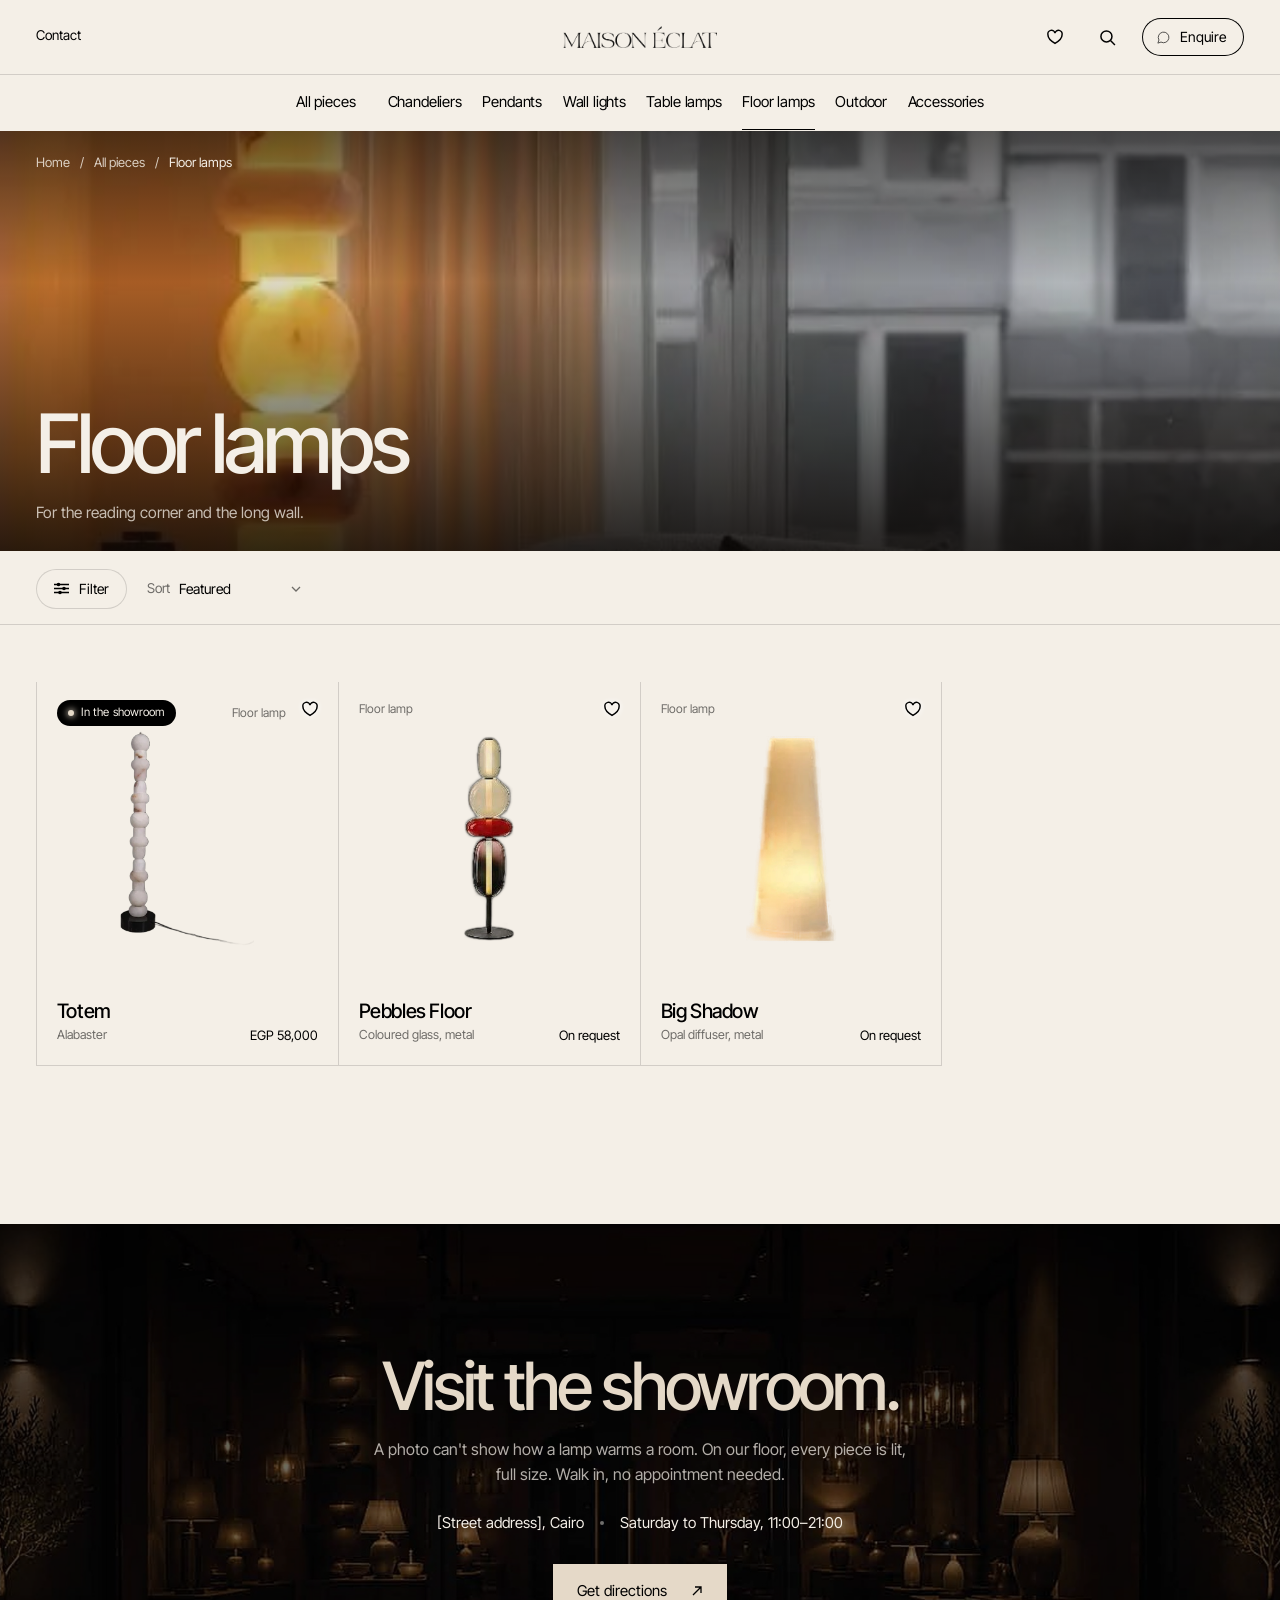
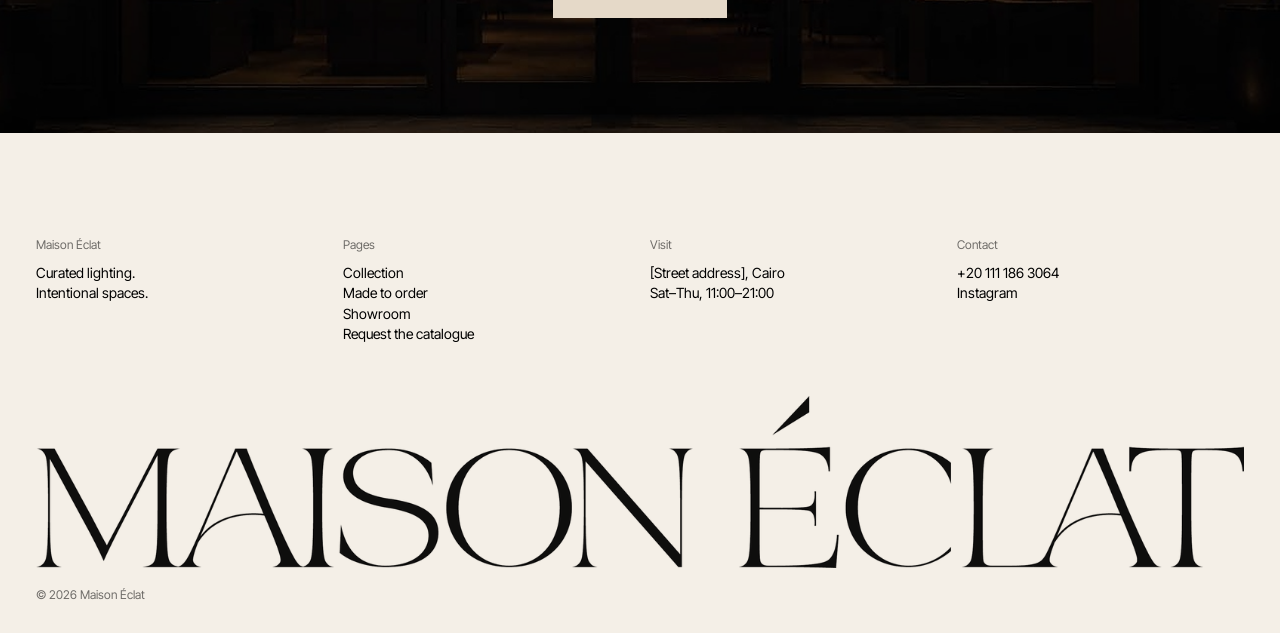
<file: docs/floor-lamps.html>
<!DOCTYPE html>
<html lang="en">
<head>
<meta charset="utf-8"/>
<meta content="width=device-width, initial-scale=1" name="viewport"/>
<title>Floor lamps | Maison Éclat</title>
<meta content="Floor lamps at Maison Éclat, Cairo." name="description"/><meta property="og:type" content="website"/><meta property="og:site_name" content="Maison Éclat"/><meta property="og:title" content="Floor lamps | Maison Éclat"/><meta property="og:description" content="Floor lamps at Maison Éclat, Cairo."/><meta property="og:image" content="https://fadyfouad0.github.io/maisoneclatwebsite/assets/ba7bd4a4912631602a867c2ac174a03a.jpg"/><meta name="twitter:card" content="summary_large_image"/>
<link href="favicon-32.png" rel="icon" sizes="32x32" type="image/png"/>
<link href="favicon.svg" rel="icon" type="image/svg+xml"/>
<link href="favicon-512.png" rel="icon" sizes="512x512" type="image/png"/>
<link href="favicon-180.png" rel="apple-touch-icon" sizes="180x180"/>
<meta content="#E5D9C8" name="theme-color"/>
<link href="https://fonts.googleapis.com" rel="preconnect"/>
<link crossorigin="" href="https://fonts.gstatic.com" rel="preconnect"/>
<link href="https://fonts.googleapis.com/css2?family=Inter+Tight:ital,wght@0,300;0,400;0,500;0,600;1,400&amp;display=swap" rel="stylesheet"/>
<link href="site.css" rel="stylesheet"/>
<script>window.BASE="";</script>
</head>
<body class="has-phone">
<div class="d3" data-dc-tpl="13" data-page="Floor lamp">
<header class="sh-bar px">
<div class="nv nv-cold"><div class="nv-top px"><div class="nv-u nv-u1"><button aria-expanded="false" aria-label="Open the menu" class="nb-mb" type="button"><i aria-hidden="true"></i><i aria-hidden="true"></i></button><a class="nv-ul" href="showroom.html">Contact</a></div><a aria-label="Maison Éclat, home" class="nv-wm" href="index.html"><span class="wm" style="width: 160px;"></span></a><div class="nv-u nv-u2"><button aria-expanded="false" aria-label="Show your saved pieces" class="nb-sv" type="button"><svg aria-hidden="true" fill="none" height="18" stroke="currentColor" stroke-width="1.3" viewbox="0 0 16 16" width="18"><path d="M8 13.6S1.7 9.9 1.7 5.9A3.15 3.15 0 0 1 8 4.6a3.15 3.15 0 0 1 6.3 1.3c0 4-6.3 7.7-6.3 7.7z"></path></svg><sup><span class="sc-interp">0</span></sup></button><button aria-label="Search the collection" class="nb-i nv-si" type="button"><svg aria-hidden="true" fill="none" height="17" stroke="currentColor" stroke-width="1.4" viewbox="0 0 16 16" width="17"><circle cx="7" cy="7" r="5.2"></circle><path d="M10.8 10.8 15 15"></path></svg></button><a class="nb-cta" href="https://wa.me/201111863064?text=Hello%20Maison%20%C3%89clat%2C%20I%20have%20a%20question%20about%20a%20piece." rel="noopener" target="_blank"><svg aria-hidden="true" class="wam" fill="none" height="15" stroke="currentColor" stroke-width="1.5" viewbox="0 0 24 24" width="15"><path d="M3 21l1.7-5A8.5 8.5 0 1 1 8 19.3z"></path></svg><span>Enquire</span></a></div></div><div class="nv-row px"><nav aria-label="Collection" class="nv-ls"><a class="nv-b nv-b2" href="collection.html">All pieces</a><span class="nv-i"><a class="nv-b" href="chandeliers.html">Chandeliers</a><div class="nv-p"><div class="nv-pw px"><div class="nv-col"><span class="nv-k">Collections</span><a href="chandeliers.html#classic">Classic collection</a><a href="chandeliers.html#modern">Modern collection</a><a href="chandeliers.html#glass">Glass collection</a></div><div class="nv-col"><span class="nv-k">Pieces</span><a class="nv-pl" href="piece.html?p=desert-rose">Desert Rose</a><a class="nv-pl" href="piece.html?p=branch">Branch</a><a class="nv-pl" href="piece.html?p=spiral">Spiral</a><a class="nv-pl" href="piece.html?p=waterfall-column">Waterfall Column</a><a class="nv-all" href="chandeliers.html"><span>All chandeliers</span><svg aria-hidden="true" fill="none" height="10" stroke="currentColor" viewbox="0 0 16 10" width="16"><path d="M0 5h15M11 1l4 4-4 4"></path></svg></a></div><div class="nv-pv"><a class="nv-c def" href="piece.html?p=desert-rose"><span class="nv-sm"><img alt="Desert Rose" src="assets/161d7544adaf3555a5c7c3f9e8e49911.webp" loading="lazy" decoding="async"/></span><span class="nv-sx"><span class="nv-sk">The statement piece</span><b>Desert Rose</b><em>Glass, gilded metal</em><span class="nv-sp">From EGP 148,000</span></span></a><a class="nv-c nvpv" href="piece.html?p=desert-rose"><span class="nv-sm"><img alt="Desert Rose" src="assets/161d7544adaf3555a5c7c3f9e8e49911.webp" loading="lazy" decoding="async"/></span><span class="nv-sx"><span class="nv-sk">See the piece</span><b>Desert Rose</b><em>Glass, gilded metal</em><span class="nv-sp">From EGP 148,000</span></span></a><a class="nv-c nvpv" href="piece.html?p=branch"><span class="nv-sm"><img alt="Branch" src="assets/2b227a72a7ec6e00573e0648a656e3c6.webp" loading="lazy" decoding="async"/></span><span class="nv-sx"><span class="nv-sk">See the piece</span><b>Branch</b><em>Crystal, brass</em><span class="nv-sp">EGP 185,000</span></span></a><a class="nv-c nvpv" href="piece.html?p=spiral"><span class="nv-sm"><img alt="Spiral" src="assets/7345e2e78b6c7c5b1e20e24486b006a8.webp" loading="lazy" decoding="async"/></span><span class="nv-sx"><span class="nv-sk">See the piece</span><b>Spiral</b><em>Crystal, chrome</em><span class="nv-sp">From EGP 96,000</span></span></a><a class="nv-c nvpv" href="piece.html?p=waterfall-column"><span class="nv-sm"><img alt="Waterfall Column" src="assets/e0e13a2b151fdf653414b2777e8ae5de.webp" loading="lazy" decoding="async"/></span><span class="nv-sx"><span class="nv-sk">See the piece</span><b>Waterfall Column</b><em>Crystal</em><span class="nv-sp">On request</span></span></a></div></div></div></span><span class="nv-i"><a class="nv-b" href="pendants.html">Pendants</a><div class="nv-p"><div class="nv-pw px two"><div class="nv-col"><span class="nv-k">Pieces</span><a class="nv-pl" href="piece.html?p=prism">Prism</a><a class="nv-pl" href="piece.html?p=evette">Evette</a><a class="nv-pl" href="piece.html?p=mirza">Mirza</a><a class="nv-pl" href="piece.html?p=lantern">Lantern</a><a class="nv-all" href="pendants.html"><span>All pendants</span><svg aria-hidden="true" fill="none" height="10" stroke="currentColor" viewbox="0 0 16 10" width="16"><path d="M0 5h15M11 1l4 4-4 4"></path></svg></a></div><div class="nv-pv"><a class="nv-c def" href="piece.html?p=prism"><span class="nv-sm"><img alt="Prism" src="assets/1299a019108e423f42d9e288007b2902.webp" loading="lazy" decoding="async"/></span><span class="nv-sx"><span class="nv-sk">The statement piece</span><b>Prism</b><em>Coloured crystal</em><span class="nv-sp">EGP 42,000</span></span></a><a class="nv-c nvpv" href="piece.html?p=prism"><span class="nv-sm"><img alt="Prism" src="assets/1299a019108e423f42d9e288007b2902.webp" loading="lazy" decoding="async"/></span><span class="nv-sx"><span class="nv-sk">See the piece</span><b>Prism</b><em>Coloured crystal</em><span class="nv-sp">EGP 42,000</span></span></a><a class="nv-c nvpv" href="piece.html?p=evette"><span class="nv-sm"><img alt="Evette" src="assets/e4f3b8eaede5a2e6843042b1c167b238.webp" loading="lazy" decoding="async"/></span><span class="nv-sx"><span class="nv-sk">See the piece</span><b>Evette</b><em>Smoked glass, brass</em><span class="nv-sp">EGP 16,800</span></span></a><a class="nv-c nvpv" href="piece.html?p=mirza"><span class="nv-sm"><img alt="Mirza" src="assets/44ac0b63d1808f04ef20f3b6501ed9cb.webp" loading="lazy" decoding="async"/></span><span class="nv-sx"><span class="nv-sk">See the piece</span><b>Mirza</b><em>Glass, wood</em><span class="nv-sp">On request</span></span></a><a class="nv-c nvpv" href="piece.html?p=lantern"><span class="nv-sm"><img alt="Lantern" src="assets/0bec61b82d9d845c0ccecc4bb3849c14.webp" loading="lazy" decoding="async"/></span><span class="nv-sx"><span class="nv-sk">See the piece</span><b>Lantern</b><em>Metal, opal glass</em><span class="nv-sp">EGP 11,200</span></span></a></div></div></div></span><span class="nv-i"><a class="nv-b" href="wall-lights.html">Wall lights</a><div class="nv-p"><div class="nv-pw px two"><div class="nv-col"><span class="nv-k">Pieces</span><a class="nv-pl" href="piece.html?p=stacked-alabaster">Stacked Alabaster</a><a class="nv-pl" href="piece.html?p=oval">Oval</a><a class="nv-pl" href="piece.html?p=petal">Petal</a><a class="nv-pl" href="piece.html?p=formosa">Formosa</a><a class="nv-all" href="wall-lights.html"><span>All wall lights</span><svg aria-hidden="true" fill="none" height="10" stroke="currentColor" viewbox="0 0 16 10" width="16"><path d="M0 5h15M11 1l4 4-4 4"></path></svg></a></div><div class="nv-pv"><a class="nv-c def" href="piece.html?p=stacked-alabaster"><span class="nv-sm"><img alt="Stacked Alabaster" src="assets/55c3eedc41c176a95378549bb8019d7a.webp" loading="lazy" decoding="async"/></span><span class="nv-sx"><span class="nv-sk">The statement piece</span><b>Stacked Alabaster</b><em>Alabaster, brass</em><span class="nv-sp">EGP 19,500</span></span></a><a class="nv-c nvpv" href="piece.html?p=stacked-alabaster"><span class="nv-sm"><img alt="Stacked Alabaster" src="assets/55c3eedc41c176a95378549bb8019d7a.webp" loading="lazy" decoding="async"/></span><span class="nv-sx"><span class="nv-sk">See the piece</span><b>Stacked Alabaster</b><em>Alabaster, brass</em><span class="nv-sp">EGP 19,500</span></span></a><a class="nv-c nvpv" href="piece.html?p=oval"><span class="nv-sm"><img alt="Oval" src="assets/8e643a083cf4c824cb2175f503297165.webp" loading="lazy" decoding="async"/></span><span class="nv-sx"><span class="nv-sk">See the piece</span><b>Oval</b><em>Alabaster</em><span class="nv-sp">EGP 21,000</span></span></a><a class="nv-c nvpv" href="piece.html?p=petal"><span class="nv-sm"><img alt="Petal" src="assets/286ad7222d1efd08d86ab4639a7570b2.webp" loading="lazy" decoding="async"/></span><span class="nv-sx"><span class="nv-sk">See the piece</span><b>Petal</b><em>Alabaster</em><span class="nv-sp">EGP 14,500</span></span></a><a class="nv-c nvpv" href="piece.html?p=formosa"><span class="nv-sm"><img alt="Formosa" src="assets/4733f0b7d663e05d6c4eee8dcdc4c944.webp" loading="lazy" decoding="async"/></span><span class="nv-sx"><span class="nv-sk">See the piece</span><b>Formosa</b><em>Marble, bronze</em><span class="nv-sp">EGP 24,000</span></span></a></div></div></div></span><span class="nv-i"><a class="nv-b" href="table-lamps.html">Table lamps</a><div class="nv-p"><div class="nv-pw px two"><div class="nv-col"><span class="nv-k">Pieces</span><a class="nv-pl" href="piece.html?p=mushroom">Mushroom</a><a class="nv-pl" href="piece.html?p=tivaro">Tivaro</a><a class="nv-pl" href="piece.html?p=crystal-waterfall">Crystal Waterfall</a><a class="nv-all" href="table-lamps.html"><span>All table lamps</span><svg aria-hidden="true" fill="none" height="10" stroke="currentColor" viewbox="0 0 16 10" width="16"><path d="M0 5h15M11 1l4 4-4 4"></path></svg></a></div><div class="nv-pv"><a class="nv-c def" href="piece.html?p=tivaro"><span class="nv-sm"><img alt="Tivaro" src="assets/2518200d46ae546dc89507ffa08bab92.webp" loading="lazy" decoding="async"/></span><span class="nv-sx"><span class="nv-sk">The statement piece</span><b>Tivaro</b><em>Travertine</em><span class="nv-sp">EGP 26,000</span></span></a><a class="nv-c nvpv" href="piece.html?p=mushroom"><span class="nv-sm"><img alt="Mushroom" src="assets/a6cf27a4dba06b9fb7057b75b2ebd129.webp" loading="lazy" decoding="async"/></span><span class="nv-sx"><span class="nv-sk">See the piece</span><b>Mushroom</b><em>Travertine, metal</em><span class="nv-sp">EGP 12,500</span></span></a><a class="nv-c nvpv" href="piece.html?p=tivaro"><span class="nv-sm"><img alt="Tivaro" src="assets/2518200d46ae546dc89507ffa08bab92.webp" loading="lazy" decoding="async"/></span><span class="nv-sx"><span class="nv-sk">See the piece</span><b>Tivaro</b><em>Travertine</em><span class="nv-sp">EGP 26,000</span></span></a><a class="nv-c nvpv" href="piece.html?p=crystal-waterfall"><span class="nv-sm"><img alt="Crystal Waterfall" src="assets/fa04153e085896e1be23d315075e6703.webp" loading="lazy" decoding="async"/></span><span class="nv-sx"><span class="nv-sk">See the piece</span><b>Crystal Waterfall</b><em>Crystal, chrome</em><span class="nv-sp">EGP 32,000</span></span></a></div></div></div></span><span class="nv-i"><a class="nv-b on" href="floor-lamps.html">Floor lamps</a><div class="nv-p"><div class="nv-pw px two"><div class="nv-col"><span class="nv-k">Pieces</span><a class="nv-pl" href="piece.html?p=totem">Totem</a><a class="nv-all" href="floor-lamps.html"><span>All floor lamps</span><svg aria-hidden="true" fill="none" height="10" stroke="currentColor" viewbox="0 0 16 10" width="16"><path d="M0 5h15M11 1l4 4-4 4"></path></svg></a></div><div class="nv-pv"><a class="nv-c def" href="piece.html?p=totem"><span class="nv-sm"><img alt="Totem" src="assets/95cddb35463c74a8410fdbba63c231b1.webp" loading="lazy" decoding="async"/></span><span class="nv-sx"><span class="nv-sk">The statement piece</span><b>Totem</b><em>Alabaster</em><span class="nv-sp">EGP 58,000</span></span></a><a class="nv-c nvpv" href="piece.html?p=totem"><span class="nv-sm"><img alt="Totem" src="assets/95cddb35463c74a8410fdbba63c231b1.webp" loading="lazy" decoding="async"/></span><span class="nv-sx"><span class="nv-sk">See the piece</span><b>Totem</b><em>Alabaster</em><span class="nv-sp">EGP 58,000</span></span></a></div></div></div></span><span class="nv-i"><a class="nv-b" href="outdoor.html">Outdoor</a><div class="nv-p"><div class="nv-pw px two"><div class="nv-col"><span class="nv-k">Pieces</span><a class="nv-pl" href="piece.html?p=pebble">Pebble</a><a class="nv-all" href="outdoor.html"><span>All outdoor</span><svg aria-hidden="true" fill="none" height="10" stroke="currentColor" viewbox="0 0 16 10" width="16"><path d="M0 5h15M11 1l4 4-4 4"></path></svg></a></div><div class="nv-pv"><a class="nv-c def" href="piece.html?p=pebble"><span class="nv-sm"><img alt="Pebble" src="assets/7d35291b5eab7c91e36046d24f7003be.webp" loading="lazy" decoding="async"/></span><span class="nv-sx"><span class="nv-sk">The statement piece</span><b>Pebble</b><em>Stone composite</em><span class="nv-sp">EGP 9,800</span></span></a><a class="nv-c nvpv" href="piece.html?p=pebble"><span class="nv-sm"><img alt="Pebble" src="assets/7d35291b5eab7c91e36046d24f7003be.webp" loading="lazy" decoding="async"/></span><span class="nv-sx"><span class="nv-sk">See the piece</span><b>Pebble</b><em>Stone composite</em><span class="nv-sp">EGP 9,800</span></span></a></div></div></div></span><span class="nv-i"><a class="nv-b" href="accessories.html">Accessories</a><div class="nv-p"><div class="nv-pw px"><div class="nv-col"><span class="nv-k">Collections</span><a href="accessories.html">Bulbs</a><a href="accessories.html">Shades</a><a href="accessories.html">Dimmers and switches</a><a href="accessories.html">Ceiling roses</a><a href="accessories.html">Cords and cables</a></div><div class="nv-col"><span class="nv-k">Ask us</span><a href="https://wa.me/201111863064?text=Hello%20Maison%20%C3%89clat%2C%20I%20am%20looking%20for%20an%20accessory." target="_blank" rel="noopener">Tell us what you need</a><a class="nv-all" href="accessories.html"><span>All accessories</span><svg aria-hidden="true" fill="none" height="10" stroke="currentColor" viewbox="0 0 16 10" width="16"><path d="M0 5h15M11 1l4 4-4 4"></path></svg></a></div></div></div></span></nav></div></div>
</header>
<section aria-labelledby="ct-h1" class="ct ch seen">
<div class="ch-ph"><img alt="An alabaster floor lamp lit beside a window" src="assets/b4d5af1860f2cee3c41659ab548f8120.webp"/>
<div class="ch-in px">
<div class="ct-crumb ch-crumb"><a href="index.html">Home</a><span>/</span><a href="collection.html">All pieces</a><span>/</span><b><span class="sc-interp">Floor lamps</span></b></div>
<div class="ch-t"><h1 id="ct-h1"><span class="ln"><span><span class="sc-interp">Floor lamps</span></span></span></h1>
<p class="ct-line">For the reading corner and the long wall.</p></div>
</div>
</div>
</section>
<section aria-label="Filter and sort" class="cf px seen">
<div class="cf-bar">
<button aria-expanded="false" class="cf-b" type="button">
<svg aria-hidden="true" fill="none" height="13" stroke="currentColor" stroke-width="1.3" viewbox="0 0 15 13" width="15"><path d="M0 2.5h15M0 6.5h15M0 10.5h15"></path><circle cx="4.5" cy="2.5" fill="currentColor" r="1.8" stroke="none"></circle><circle cx="10" cy="6.5" fill="currentColor" r="1.8" stroke="none"></circle><circle cx="6" cy="10.5" fill="currentColor" r="1.8" stroke="none"></circle></svg>
<span>Filter</span><i class=""></i></button>
<label class="cf-s"><span>Sort</span><select aria-label="Sort the pieces"><option value="featured"><span class="sc-interp">Featured</span></option><option value="low"><span class="sc-interp">Price, low to high</span></option><option value="high"><span class="sc-interp">Price, high to low</span></option><option value="az"><span class="sc-interp">Name, A to Z</span></option></select>
<svg aria-hidden="true" fill="none" height="6" stroke="currentColor" stroke-width="1.3" viewbox="0 0 10 6" width="10"><path d="M1 1l4 4 4-4"></path></svg></label>
</div>
<div class="cf-p">
<div class="cf-g"><span class="cf-k">Material</span><div class="cf-cs"><button aria-pressed="false" class="cf-c" type="button"><span class="sc-interp">Alabaster</span></button><button aria-pressed="false" class="cf-c" type="button"><span class="sc-interp">Coloured glass</span></button><button aria-pressed="false" class="cf-c" type="button"><span class="sc-interp">Metal</span></button><button aria-pressed="false" class="cf-c" type="button"><span class="sc-interp">Opal diffuser</span></button></div></div>
<div class="cf-g"><span class="cf-k">Availability</span><div class="cf-cs"><button aria-pressed="false" class="cf-c" type="button"><span class="sc-interp">In the showroom</span></button></div></div>
<button class="cf-x" type="button"><span>Clear filters</span>×</button>
</div>
</section>
<section aria-label="Pieces" class="cg px seen">
<div class="d3-grid seen"><div class="d3-cw">
<a class="d3-cell" href="piece.html?p=totem"><span class="t"><span class="lb lb-show"><i aria-hidden="true"></i><span><span class="sc-interp">In the showroom</span></span></span><span><span class="sc-interp">2 finishes</span></span></span><img alt="Totem" src="assets/95cddb35463c74a8410fdbba63c231b1.webp" loading="lazy" decoding="async"/><span class="go"><svg aria-hidden="true" fill="none" height="12" stroke="currentColor" stroke-width="1.3" viewbox="0 0 12 12" width="12"><path d="M2 10 10 2M4 2h6v6"></path></svg></span><span class="b"><span><b><span class="sc-interp">Totem</span></b><small><span class="sc-interp">Alabaster</span></small></span><em><span class="sc-interp">EGP 58,000</span></em></span></a>
<button aria-label="Save Totem" aria-pressed="false" class="sv-b" type="button"><svg aria-hidden="true" class="svm" fill="none" height="18" stroke="currentColor" stroke-width="1.3" viewbox="0 0 16 16" width="18"><path class="svh" d="M8 13.6S1.7 9.9 1.7 5.9A3.15 3.15 0 0 1 8 4.6a3.15 3.15 0 0 1 6.3 1.3c0 4-6.3 7.7-6.3 7.7z"></path></svg></button>
</div><div class="d3-cw">
<a class="d3-cell" href="piece.html?p=pebbles-floor"><span class="t"><span class="lb lb-none"><i aria-hidden="true"></i><span><span class="sc-interp"></span></span></span><span><span class="sc-interp"></span></span></span><img alt="Pebbles Floor" src="assets/4b4e7737b5d024217d95950a8426fdda.webp" loading="lazy" decoding="async"/><span class="go"><svg aria-hidden="true" fill="none" height="12" stroke="currentColor" stroke-width="1.3" viewbox="0 0 12 12" width="12"><path d="M2 10 10 2M4 2h6v6"></path></svg></span><span class="b"><span><b><span class="sc-interp">Pebbles Floor</span></b><small><span class="sc-interp">Coloured glass, metal</span></small></span><em><span class="sc-interp">On request</span></em></span></a>
<button aria-label="Save Pebbles Floor" aria-pressed="false" class="sv-b" type="button"><svg aria-hidden="true" class="svm" fill="none" height="18" stroke="currentColor" stroke-width="1.3" viewbox="0 0 16 16" width="18"><path class="svh" d="M8 13.6S1.7 9.9 1.7 5.9A3.15 3.15 0 0 1 8 4.6a3.15 3.15 0 0 1 6.3 1.3c0 4-6.3 7.7-6.3 7.7z"></path></svg></button>
</div><div class="d3-cw">
<a class="d3-cell" href="piece.html?p=big-shadow"><span class="t"><span class="lb lb-none"><i aria-hidden="true"></i><span><span class="sc-interp"></span></span></span><span><span class="sc-interp"></span></span></span><img alt="Big Shadow" src="assets/e5cb0e1d576f4129e1ad913a50ae5085.webp" loading="lazy" decoding="async"/><span class="go"><svg aria-hidden="true" fill="none" height="12" stroke="currentColor" stroke-width="1.3" viewbox="0 0 12 12" width="12"><path d="M2 10 10 2M4 2h6v6"></path></svg></span><span class="b"><span><b><span class="sc-interp">Big Shadow</span></b><small><span class="sc-interp">Opal diffuser, metal</span></small></span><em><span class="sc-interp">On request</span></em></span></a>
<button aria-label="Save Big Shadow" aria-pressed="false" class="sv-b" type="button"><svg aria-hidden="true" class="svm" fill="none" height="18" stroke="currentColor" stroke-width="1.3" viewbox="0 0 16 16" width="18"><path class="svh" d="M8 13.6S1.7 9.9 1.7 5.9A3.15 3.15 0 0 1 8 4.6a3.15 3.15 0 0 1 6.3 1.3c0 4-6.3 7.7-6.3 7.7z"></path></svg></button>
</div></div>
  </section>
<section aria-labelledby="d3-show-h" class="shb seen" id="d3-show">
<img alt="" aria-hidden="true" class="shb-ph" src="assets/ecc6c0a2349127207ecc1fcbfc88dde3.jpg" loading="lazy" decoding="async"/>
<div class="shb-in rv">
<h2 id="d3-show-h">Visit the showroom.</h2>
<p>A photo can't show how a lamp warms a room. On our floor, every piece is lit, full size. Walk in, no appointment needed.</p>
<div class="shb-rw"><span>[Street address], Cairo</span><i aria-hidden="true"></i><span>Saturday to Thursday, 11:00–21:00</span></div>
<a class="d3-btn shb-btn" href="https://www.google.com/maps/search/?api=1&amp;query=Maison%20%C3%89clat%20Cairo" rel="noopener" target="_blank"><span>Get directions</span><svg aria-hidden="true" fill="none" height="12" stroke="currentColor" stroke-width="1.3" viewbox="0 0 12 12" width="12"><path d="M2 10 10 2M4 2h6v6"></path></svg></a>
</div>
</section>

<footer class="d3-foot px seen" id="d3-foot">
<div class="d3-foot-t rv"><div><h4>Maison Éclat</h4><p>Curated lighting.<br/>Intentional spaces.</p></div><div><h4>Pages</h4><p><a href="collection.html">Collection</a><br/>Made to order<br/>Showroom<br/><a href="https://wa.me/201111863064?text=Hello%20Maison%20%C3%89clat%2C%20please%20send%20me%20the%202026%20catalogue.">Request the catalogue</a></p></div><div><h4>Visit</h4><p>[Street address], Cairo<br/>Sat–Thu, 11:00–21:00</p></div><div><h4>Contact</h4><p><a href="tel:+201111863064">+20 111 186 3064</a><br/>Instagram</p></div></div>
<div class="d3-wmw"><span class="wm" style="width: 100%; color: rgb(0, 0, 0);"></span></div>
<div class="d3-base"><span>© 2026 Maison Éclat</span></div>
</footer>
</div>
<div class="ph" data-dc-tpl="13" data-page="Floor lamp"><div class="bar bar-l"><button aria-label="Open the menu" class="ic" type="button"><svg aria-hidden="true" fill="none" height="12" stroke="currentColor" stroke-width="1.5" viewbox="0 0 19 12" width="19"><path d="M0 1h19M0 11h19"></path></svg></button><span class="wm" style="width: 124px;"></span><span class="acts"><button aria-label="Search the collection" class="ic" type="button"><svg aria-hidden="true" fill="none" height="18" stroke="currentColor" stroke-width="1.3" viewbox="0 0 18 18" width="18"><circle cx="8" cy="8" r="6"></circle><path d="M12.4 12.4 17 17"></path></svg></button><button aria-label="Saved pieces" class="ic" type="button"><svg aria-hidden="true" fill="none" height="18" stroke="currentColor" stroke-width="1.3" viewbox="0 0 16 16" width="18"><path d="M8 13.6S1.7 9.9 1.7 5.9A3.15 3.15 0 0 1 8 4.6a3.15 3.15 0 0 1 6.3 1.3c0 4-6.3 7.7-6.3 7.7z"></path></svg></button></span></div><div class="cb"><a href="index.html">Home</a><span>/</span><a href="collection.html">All pieces</a><span>/</span><b>Floor lamps</b></div><div class="ph-band"><img alt="An alabaster floor lamp lit beside a window" src="assets/b4d5af1860f2cee3c41659ab548f8120.webp"/><div class="ph-in"><h1>Floor lamps</h1><p>For the reading corner and the long wall.</p></div></div><div class="fl"><button class="fl-b" type="button"><svg aria-hidden="true" fill="none" height="13" stroke="currentColor" stroke-width="1.3" viewbox="0 0 15 13" width="15"><path d="M0 2.5h15M0 6.5h15M0 10.5h15"></path><circle cx="4.5" cy="2.5" fill="currentColor" r="1.8" stroke="none"></circle><circle cx="10" cy="6.5" fill="currentColor" r="1.8" stroke="none"></circle><circle cx="6" cy="10.5" fill="currentColor" r="1.8" stroke="none"></circle></svg><span>Filter</span></button><button class="fl-s" type="button"><span>Featured</span><svg aria-hidden="true" fill="none" height="6" stroke="currentColor" stroke-width="1.3" viewbox="0 0 10 6" width="10"><path d="M1 1l4 4 4-4"></path></svg></button></div><div class="g2 g2-t"><a class="pc" href="piece.html?p=stacked-alabaster"><span class="pc-m"><span class="pc-lb">New</span><button aria-label="Save Stacked Alabaster" class="pc-sv" type="button"><span><svg aria-hidden="true" class="svm" fill="none" height="18" stroke="currentColor" stroke-width="1.3" viewbox="0 0 16 16" width="18"><path class="svh" d="M8 13.6S1.7 9.9 1.7 5.9A3.15 3.15 0 0 1 8 4.6a3.15 3.15 0 0 1 6.3 1.3c0 4-6.3 7.7-6.3 7.7z"></path></svg></span></button><img alt="Stacked Alabaster" src="assets/55c3eedc41c176a95378549bb8019d7a.webp" loading="lazy" decoding="async"/></span><span class="pc-t"><b>Stacked Alabaster</b><em>Wall light</em></span><span class="pc-p">EGP 19,500</span></a><a class="pc" href="piece.html?p=oval"><span class="pc-m"><span class="pc-lb">In the showroom</span><button aria-label="Save Oval" class="pc-sv" type="button"><span><svg aria-hidden="true" class="svm" fill="none" height="18" stroke="currentColor" stroke-width="1.3" viewbox="0 0 16 16" width="18"><path class="svh" d="M8 13.6S1.7 9.9 1.7 5.9A3.15 3.15 0 0 1 8 4.6a3.15 3.15 0 0 1 6.3 1.3c0 4-6.3 7.7-6.3 7.7z"></path></svg></span></button><img alt="Oval" src="assets/8e643a083cf4c824cb2175f503297165.webp" loading="lazy" decoding="async"/></span><span class="pc-t"><b>Oval</b><em>Wall light</em></span><span class="pc-p">EGP 21,000</span></a><a class="pc" href="piece.html?p=petal"><span class="pc-m"><span class="pc-lb">Made to order</span><button aria-label="Save Petal" class="pc-sv" type="button"><span><svg aria-hidden="true" class="svm" fill="none" height="18" stroke="currentColor" stroke-width="1.3" viewbox="0 0 16 16" width="18"><path class="svh" d="M8 13.6S1.7 9.9 1.7 5.9A3.15 3.15 0 0 1 8 4.6a3.15 3.15 0 0 1 6.3 1.3c0 4-6.3 7.7-6.3 7.7z"></path></svg></span></button><img alt="Petal" src="assets/286ad7222d1efd08d86ab4639a7570b2.webp" loading="lazy" decoding="async"/></span><span class="pc-t"><b>Petal</b><em>Wall light</em></span><span class="pc-p">EGP 14,500</span></a><a class="pc" href="piece.html?p=necklace"><span class="pc-m"><span class="pc-lb">New</span><button aria-label="Save Necklace" class="pc-sv" type="button"><span><svg aria-hidden="true" class="svm" fill="none" height="18" stroke="currentColor" stroke-width="1.3" viewbox="0 0 16 16" width="18"><path class="svh" d="M8 13.6S1.7 9.9 1.7 5.9A3.15 3.15 0 0 1 8 4.6a3.15 3.15 0 0 1 6.3 1.3c0 4-6.3 7.7-6.3 7.7z"></path></svg></span></button><img alt="Necklace" src="assets/9d3676a5ba456b7812cf90e35ba12233.webp" loading="lazy" decoding="async"/></span><span class="pc-t"><b>Necklace</b><em>Wall light</em></span><span class="pc-p">EGP 18,500</span></a><a class="pc" href="piece.html?p=formosa"><span class="pc-m"><span class="pc-lb">In the showroom</span><button aria-label="Save Formosa" class="pc-sv" type="button"><span><svg aria-hidden="true" class="svm" fill="none" height="18" stroke="currentColor" stroke-width="1.3" viewbox="0 0 16 16" width="18"><path class="svh" d="M8 13.6S1.7 9.9 1.7 5.9A3.15 3.15 0 0 1 8 4.6a3.15 3.15 0 0 1 6.3 1.3c0 4-6.3 7.7-6.3 7.7z"></path></svg></span></button><img alt="Formosa" src="assets/4733f0b7d663e05d6c4eee8dcdc4c944.webp" loading="lazy" decoding="async"/></span><span class="pc-t"><b>Formosa</b><em>Wall light</em></span><span class="pc-p">EGP 24,000</span></a><a class="pc" href="piece.html?p=liquid"><span class="pc-m"><button aria-label="Save Liquid" class="pc-sv" type="button"><span><svg aria-hidden="true" class="svm" fill="none" height="18" stroke="currentColor" stroke-width="1.3" viewbox="0 0 16 16" width="18"><path class="svh" d="M8 13.6S1.7 9.9 1.7 5.9A3.15 3.15 0 0 1 8 4.6a3.15 3.15 0 0 1 6.3 1.3c0 4-6.3 7.7-6.3 7.7z"></path></svg></span></button><img alt="Liquid" src="assets/d2e24f8ddc6ab5de058e73bed92fa5a7.webp" loading="lazy" decoding="async"/></span><span class="pc-t"><b>Liquid</b><em>Wall light</em></span><span class="pc-p">On request</span></a><a class="pc" href="piece.html?p=salix"><span class="pc-m"><button aria-label="Save Salix" class="pc-sv" type="button"><span><svg aria-hidden="true" class="svm" fill="none" height="18" stroke="currentColor" stroke-width="1.3" viewbox="0 0 16 16" width="18"><path class="svh" d="M8 13.6S1.7 9.9 1.7 5.9A3.15 3.15 0 0 1 8 4.6a3.15 3.15 0 0 1 6.3 1.3c0 4-6.3 7.7-6.3 7.7z"></path></svg></span></button><img alt="Salix" src="assets/ffd1fa9dc42095024122a0a3b24cde58.webp" loading="lazy" decoding="async"/></span><span class="pc-t"><b>Salix</b><em>Wall light</em></span><span class="pc-p">On request</span></a><a class="pc" href="piece.html?p=petra"><span class="pc-m"><button aria-label="Save Petra" class="pc-sv" type="button"><span><svg aria-hidden="true" class="svm" fill="none" height="18" stroke="currentColor" stroke-width="1.3" viewbox="0 0 16 16" width="18"><path class="svh" d="M8 13.6S1.7 9.9 1.7 5.9A3.15 3.15 0 0 1 8 4.6a3.15 3.15 0 0 1 6.3 1.3c0 4-6.3 7.7-6.3 7.7z"></path></svg></span></button><img alt="Petra" src="assets/fb92f01a475229e28633ee61b7e74009.webp" loading="lazy" decoding="async"/></span><span class="pc-t"><b>Petra</b><em>Wall light</em></span><span class="pc-p">On request</span></a><a class="pc" href="piece.html?p=nacre"><span class="pc-m"><button aria-label="Save Nacre" class="pc-sv" type="button"><span><svg aria-hidden="true" class="svm" fill="none" height="18" stroke="currentColor" stroke-width="1.3" viewbox="0 0 16 16" width="18"><path class="svh" d="M8 13.6S1.7 9.9 1.7 5.9A3.15 3.15 0 0 1 8 4.6a3.15 3.15 0 0 1 6.3 1.3c0 4-6.3 7.7-6.3 7.7z"></path></svg></span></button><img alt="Nacre" src="assets/25d5e24dfc957800099c5fe2479568a3.webp" loading="lazy" decoding="async"/></span><span class="pc-t"><b>Nacre</b><em>Wall light</em></span><span class="pc-p">On request</span></a><a class="pc" href="piece.html?p=wabi"><span class="pc-m"><button aria-label="Save Wabi" class="pc-sv" type="button"><span><svg aria-hidden="true" class="svm" fill="none" height="18" stroke="currentColor" stroke-width="1.3" viewbox="0 0 16 16" width="18"><path class="svh" d="M8 13.6S1.7 9.9 1.7 5.9A3.15 3.15 0 0 1 8 4.6a3.15 3.15 0 0 1 6.3 1.3c0 4-6.3 7.7-6.3 7.7z"></path></svg></span></button><img alt="Wabi" src="assets/e62acf71ea965c15981dea8c94f7a89b.webp" loading="lazy" decoding="async"/></span><span class="pc-t"><b>Wabi</b><em>Wall light</em></span><span class="pc-p">On request</span></a></div><div class="sec-f"><a class="btn out" href="https://wa.me/201111863064"><span><svg aria-hidden="true" class="wam" fill="none" height="15" stroke="currentColor" stroke-width="1.5" viewbox="0 0 24 24" width="15"><path d="M3 21l1.7-5A8.5 8.5 0 1 1 8 19.3z"></path></svg>Enquire about a piece</span></a></div><section aria-labelledby="s-vs" class="vs seen"><div class="vs-ph"><img alt="The showroom front at night, lit from inside" src="assets/04d29e2bd0bf024ecdc8126327efef15.jpg" loading="lazy" decoding="async"/></div><div class="vs-in"><span class="vs-open"><i aria-hidden="true"></i>Open now, until 21:00</span><h2 id="s-vs">Visit the showroom.</h2><p>Every piece we carry is switched on, full size. A photograph cannot show you how a lamp warms a room.</p><div class="vs-r"><span>[Street address], Cairo</span><span>Saturday to Thursday, 11:00–21:00. No appointment.</span></div><a class="btn lt" href="https://www.google.com/maps/search/?api=1&amp;query=Maison%20%C3%89clat%20Cairo"><span>Get directions</span></a></div></section><footer class="ft"><div class="ft-g"><div><h4>Pages</h4><p><a href="collection.html">Collection</a><br/><a href="showroom.html">Showroom</a><br/><a href="showroom.html">Contact</a><br/><a href="https://wa.me/201111863064?text=Hello%20Maison%20%C3%89clat%2C%20please%20send%20me%20the%202026%20catalogue." target="_blank" rel="noopener">Request the catalogue</a></p></div><div><h4>Contact</h4><p><a href="tel:+201111863064">+20 111 186 3064</a><br/>[hello@maisoneclat.eg]<br/>Instagram</p></div></div><div class="ft-wm"><span class="wm" style="width: 100%; color: rgb(0, 0, 0);"></span></div><div class="ft-b"><span>© 2026 Maison Éclat</span><span>Cairo</span></div></footer></div>
<template id="t-card-d"><div class="d3-cw"><a class="d3-cell" href="collection.html"><span class="t"><span class="lb lb-new"><i aria-hidden="true"></i><span><span class="sc-interp">New</span></span></span><span><span class="sc-interp">Chandelier</span></span></span><img alt="Desert Rose" src="assets/161d7544adaf3555a5c7c3f9e8e49911.webp" loading="lazy" decoding="async"/><span class="go"><svg aria-hidden="true" fill="none" height="12" stroke="currentColor" stroke-width="1.3" viewbox="0 0 12 12" width="12"><path d="M2 10 10 2M4 2h6v6"></path></svg></span><span class="b"><span><b><span class="sc-interp">Desert Rose</span></b><small><span class="sc-interp">Glass, gilded metal</span></small></span><em><span class="sc-interp">From EGP 148,000</span></em></span></a><button aria-label="Save Desert Rose to your list" aria-pressed="false" class="sv-b" type="button"><svg aria-hidden="true" class="svm" fill="none" height="18" stroke="currentColor" stroke-width="1.3" viewbox="0 0 16 16" width="18"><path class="svh" d="M8 13.6S1.7 9.9 1.7 5.9A3.15 3.15 0 0 1 8 4.6a3.15 3.15 0 0 1 6.3 1.3c0 4-6.3 7.7-6.3 7.7z"></path></svg></button></div></template>
<template id="t-card-p"><a class="pc" href="piece.html?p=desert-rose"><span class="pc-m"><span class="pc-lb">New</span><button aria-label="Save Desert Rose" class="pc-sv" type="button"><span><svg aria-hidden="true" class="svm" fill="none" height="18" stroke="currentColor" stroke-width="1.3" viewbox="0 0 16 16" width="18"><path class="svh" d="M8 13.6S1.7 9.9 1.7 5.9A3.15 3.15 0 0 1 8 4.6a3.15 3.15 0 0 1 6.3 1.3c0 4-6.3 7.7-6.3 7.7z"></path></svg></span></button><img alt="Desert Rose" src="assets/161d7544adaf3555a5c7c3f9e8e49911.webp" loading="lazy" decoding="async"/></span><span class="pc-t"><b>Desert Rose</b><em>Chandelier</em></span><span class="pc-p">From EGP 148,000</span></a></template>
<div aria-hidden="true" class="mn">
<div class="mn-top px"><a aria-label="Maison Éclat, home" class="mn-wm" href="index.html"><span class="wm" style="width: 136px;"></span></a><button aria-label="Close the menu" class="mn-x" type="button"><i aria-hidden="true"></i><i aria-hidden="true"></i></button></div>
<div class="mn-in px">
<div class="mn-cols">
<div class="mn-main"><span class="mn-k">Collection</span>
<div class="mn-rs-w"><div class="mn-r"><a class="mn-rn" href="chandeliers.html"><span>Chandeliers</span><svg aria-hidden="true" fill="none" height="12" stroke="currentColor" stroke-width="1.3" viewbox="0 0 12 12" width="12"><path d="M2 10 10 2M4 2h6v6"></path></svg></a><span class="mn-rs"><a href="chandeliers.html#classic">Classic collection</a><a href="chandeliers.html#modern">Modern collection</a><a href="chandeliers.html#glass">Glass collection</a></span></div><div class="mn-r"><a class="mn-rn" href="pendants.html"><span>Pendants</span><svg aria-hidden="true" fill="none" height="12" stroke="currentColor" stroke-width="1.3" viewbox="0 0 12 12" width="12"><path d="M2 10 10 2M4 2h6v6"></path></svg></a><span class="mn-rs"></span></div><div class="mn-r"><a class="mn-rn" href="wall-lights.html"><span>Wall lights</span><svg aria-hidden="true" fill="none" height="12" stroke="currentColor" stroke-width="1.3" viewbox="0 0 12 12" width="12"><path d="M2 10 10 2M4 2h6v6"></path></svg></a><span class="mn-rs"></span></div><div class="mn-r"><a class="mn-rn" href="table-lamps.html"><span>Table lamps</span><svg aria-hidden="true" fill="none" height="12" stroke="currentColor" stroke-width="1.3" viewbox="0 0 12 12" width="12"><path d="M2 10 10 2M4 2h6v6"></path></svg></a><span class="mn-rs"></span></div><div class="mn-r"><a class="mn-rn" href="floor-lamps.html"><span>Floor lamps</span><svg aria-hidden="true" fill="none" height="12" stroke="currentColor" stroke-width="1.3" viewbox="0 0 12 12" width="12"><path d="M2 10 10 2M4 2h6v6"></path></svg></a><span class="mn-rs"></span></div><div class="mn-r"><a class="mn-rn" href="outdoor.html"><span>Outdoor</span><svg aria-hidden="true" fill="none" height="12" stroke="currentColor" stroke-width="1.3" viewbox="0 0 12 12" width="12"><path d="M2 10 10 2M4 2h6v6"></path></svg></a><span class="mn-rs"></span></div><div class="mn-r"><a class="mn-rn" href="accessories.html"><span>Accessories</span><svg aria-hidden="true" fill="none" height="12" stroke="currentColor" stroke-width="1.3" viewbox="0 0 12 12" width="12"><path d="M2 10 10 2M4 2h6v6"></path></svg></a><span class="mn-rs"><a href="accessories.html">Bulbs</a><a href="accessories.html">Shades</a><a href="accessories.html">Dimmers and switches</a><a href="accessories.html">Ceiling roses</a><a href="accessories.html">Cords and cables</a></span></div></div>
<a class="mn-all" href="collection.html"><span>Every piece</span><svg aria-hidden="true" fill="none" height="10" stroke="currentColor" viewbox="0 0 16 10" width="16"><path d="M0 5h15M11 1l4 4-4 4"></path></svg></a>
</div>
<div class="mn-side">
<span class="mn-k">Visit</span>
<p class="mn-ad">[Street address]<br/>Cairo, Egypt<br/>Saturday to Thursday, [11am–9pm]</p>
<a class="mn-lk" href="index.html#d3-show"><span>See it at the showroom</span><svg aria-hidden="true" fill="none" height="10" stroke="currentColor" viewbox="0 0 16 10" width="16"><path d="M0 5h15M11 1l4 4-4 4"></path></svg></a>
<span class="mn-k mn-k2">Reach us</span>
<a class="mn-lk" href="showroom.html"><span>Contact</span><svg aria-hidden="true" fill="none" height="10" stroke="currentColor" viewbox="0 0 16 10" width="16"><path d="M0 5h15M11 1l4 4-4 4"></path></svg></a>
<a class="mn-lk" href="tel:+201111863064"><span>+20 111 186 3064</span></a>
<a class="d3-btn mn-wa" href="https://wa.me/201111863064?text=Hello%20Maison%20%C3%89clat%2C%20I%20have%20a%20question%20about%20a%20piece." rel="noopener" target="_blank"><svg aria-hidden="true" class="wam" fill="none" height="15" stroke="currentColor" stroke-width="1.5" viewbox="0 0 24 24" width="15"><path d="M3 21l1.7-5A8.5 8.5 0 1 1 8 19.3z"></path></svg><span>Enquire</span><svg aria-hidden="true" fill="none" height="10" stroke="currentColor" viewbox="0 0 16 10" width="16"><path d="M0 5h15M11 1l4 4-4 4"></path></svg></a>
</div>
</div>
</div>
</div><div aria-live="polite" class="sv-bar none">
<div class="sv-head"><button class="sv-tog" type="button"><b><span class="sc-interp">0</span></b><span><span class="sc-interp">Saved pieces</span></span><svg aria-hidden="true" class="sv-cv" fill="none" height="11" stroke="currentColor" stroke-width="1.4" viewbox="0 0 12 12" width="11"><path d="M2.5 7.5 6 4l3.5 3.5"></path></svg></button><a class="sv-go" href="https://wa.me/201111863064?text=Hello%20Maison%20%C3%89clat%2C%20I%20have%20a%20question%20about%20a%20piece." rel="noopener" target="_blank"><svg aria-hidden="true" class="wam" fill="none" height="15" stroke="currentColor" stroke-width="1.5" viewbox="0 0 24 24" width="15"><path d="M3 21l1.7-5A8.5 8.5 0 1 1 8 19.3z"></path></svg><span>Enquire about your list</span><svg aria-hidden="true" fill="none" height="10" stroke="currentColor" viewbox="0 0 16 10" width="16"><path d="M0 5h15M11 1l4 4-4 4"></path></svg></a></div>
<div class="sv-list"><div class="sv-empty">Nothing saved yet. The heart on any piece keeps it here, ready to send over.</div>
<div class="sv-foot"><button class="sv-clear" type="button"><span>Clear the list</span></button><span class="sv-note">We will reply on WhatsApp with photos, sizes and what is on the floor.</span></div>
</div>
</div><script defer="" src="site.js"></script>
</body>
</html>
</file>
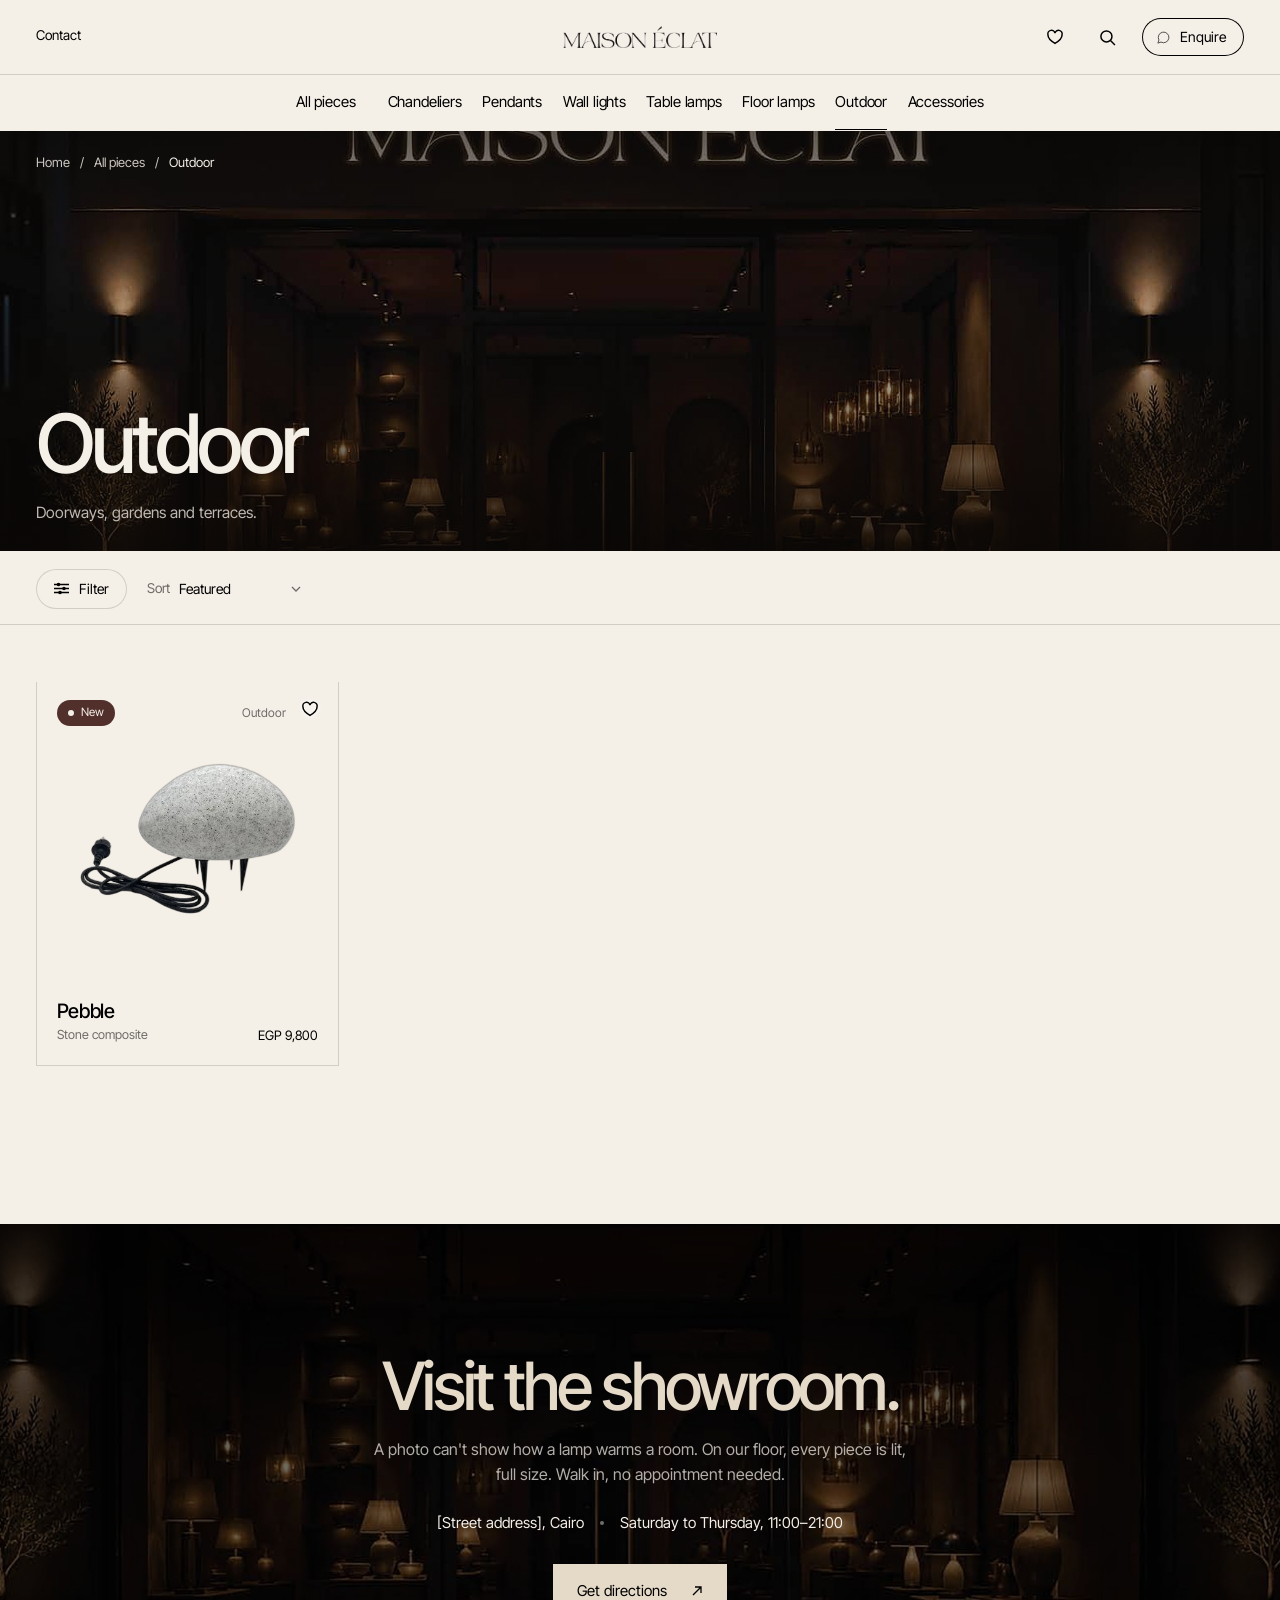
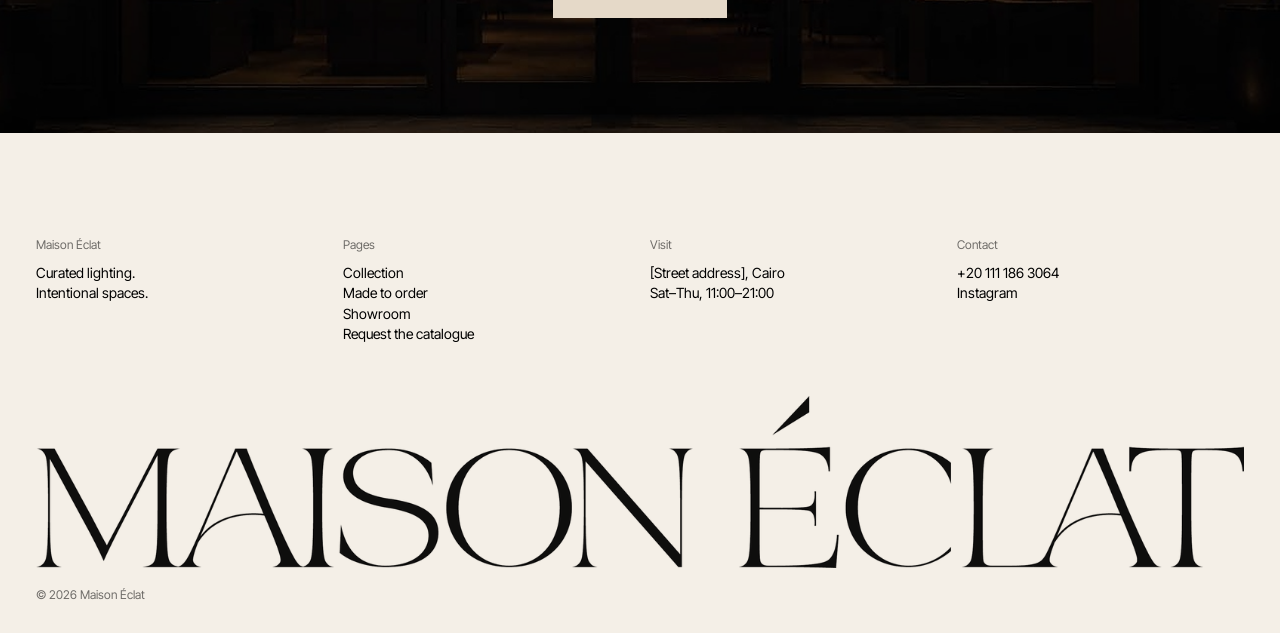
<file: docs/outdoor.html>
<!DOCTYPE html>
<html lang="en">
<head>
<meta charset="utf-8"/>
<meta content="width=device-width, initial-scale=1" name="viewport"/>
<title>Outdoor | Maison Éclat</title>
<meta content="Outdoor lighting at Maison Éclat, Cairo." name="description"/><meta property="og:type" content="website"/><meta property="og:site_name" content="Maison Éclat"/><meta property="og:title" content="Outdoor | Maison Éclat"/><meta property="og:description" content="Outdoor lighting at Maison Éclat, Cairo."/><meta property="og:image" content="https://fadyfouad0.github.io/maisoneclatwebsite/assets/ba7bd4a4912631602a867c2ac174a03a.jpg"/><meta name="twitter:card" content="summary_large_image"/>
<link href="favicon-32.png" rel="icon" sizes="32x32" type="image/png"/>
<link href="favicon.svg" rel="icon" type="image/svg+xml"/>
<link href="favicon-512.png" rel="icon" sizes="512x512" type="image/png"/>
<link href="favicon-180.png" rel="apple-touch-icon" sizes="180x180"/>
<meta content="#E5D9C8" name="theme-color"/>
<link href="https://fonts.googleapis.com" rel="preconnect"/>
<link crossorigin="" href="https://fonts.gstatic.com" rel="preconnect"/>
<link href="https://fonts.googleapis.com/css2?family=Inter+Tight:ital,wght@0,300;0,400;0,500;0,600;1,400&amp;display=swap" rel="stylesheet"/>
<link href="site.css" rel="stylesheet"/>
<script>window.BASE="";</script>
</head>
<body class="has-phone">
<div class="d3" data-dc-tpl="13" data-page="Outdoor">
<header class="sh-bar px">
<div class="nv nv-cold"><div class="nv-top px"><div class="nv-u nv-u1"><button aria-expanded="false" aria-label="Open the menu" class="nb-mb" type="button"><i aria-hidden="true"></i><i aria-hidden="true"></i></button><a class="nv-ul" href="showroom.html">Contact</a></div><a aria-label="Maison Éclat, home" class="nv-wm" href="index.html"><span class="wm" style="width: 160px;"></span></a><div class="nv-u nv-u2"><button aria-expanded="false" aria-label="Show your saved pieces" class="nb-sv" type="button"><svg aria-hidden="true" fill="none" height="18" stroke="currentColor" stroke-width="1.3" viewbox="0 0 16 16" width="18"><path d="M8 13.6S1.7 9.9 1.7 5.9A3.15 3.15 0 0 1 8 4.6a3.15 3.15 0 0 1 6.3 1.3c0 4-6.3 7.7-6.3 7.7z"></path></svg><sup><span class="sc-interp">0</span></sup></button><button aria-label="Search the collection" class="nb-i nv-si" type="button"><svg aria-hidden="true" fill="none" height="17" stroke="currentColor" stroke-width="1.4" viewbox="0 0 16 16" width="17"><circle cx="7" cy="7" r="5.2"></circle><path d="M10.8 10.8 15 15"></path></svg></button><a class="nb-cta" href="https://wa.me/201111863064?text=Hello%20Maison%20%C3%89clat%2C%20I%20have%20a%20question%20about%20a%20piece." rel="noopener" target="_blank"><svg aria-hidden="true" class="wam" fill="none" height="15" stroke="currentColor" stroke-width="1.5" viewbox="0 0 24 24" width="15"><path d="M3 21l1.7-5A8.5 8.5 0 1 1 8 19.3z"></path></svg><span>Enquire</span></a></div></div><div class="nv-row px"><nav aria-label="Collection" class="nv-ls"><a class="nv-b nv-b2" href="collection.html">All pieces</a><span class="nv-i"><a class="nv-b" href="chandeliers.html">Chandeliers</a><div class="nv-p"><div class="nv-pw px"><div class="nv-col"><span class="nv-k">Collections</span><a href="chandeliers.html#classic">Classic collection</a><a href="chandeliers.html#modern">Modern collection</a><a href="chandeliers.html#glass">Glass collection</a></div><div class="nv-col"><span class="nv-k">Pieces</span><a class="nv-pl" href="piece.html?p=desert-rose">Desert Rose</a><a class="nv-pl" href="piece.html?p=branch">Branch</a><a class="nv-pl" href="piece.html?p=spiral">Spiral</a><a class="nv-pl" href="piece.html?p=waterfall-column">Waterfall Column</a><a class="nv-all" href="chandeliers.html"><span>All chandeliers</span><svg aria-hidden="true" fill="none" height="10" stroke="currentColor" viewbox="0 0 16 10" width="16"><path d="M0 5h15M11 1l4 4-4 4"></path></svg></a></div><div class="nv-pv"><a class="nv-c def" href="piece.html?p=desert-rose"><span class="nv-sm"><img alt="Desert Rose" src="assets/161d7544adaf3555a5c7c3f9e8e49911.webp" loading="lazy" decoding="async"/></span><span class="nv-sx"><span class="nv-sk">The statement piece</span><b>Desert Rose</b><em>Glass, gilded metal</em><span class="nv-sp">From EGP 148,000</span></span></a><a class="nv-c nvpv" href="piece.html?p=desert-rose"><span class="nv-sm"><img alt="Desert Rose" src="assets/161d7544adaf3555a5c7c3f9e8e49911.webp" loading="lazy" decoding="async"/></span><span class="nv-sx"><span class="nv-sk">See the piece</span><b>Desert Rose</b><em>Glass, gilded metal</em><span class="nv-sp">From EGP 148,000</span></span></a><a class="nv-c nvpv" href="piece.html?p=branch"><span class="nv-sm"><img alt="Branch" src="assets/2b227a72a7ec6e00573e0648a656e3c6.webp" loading="lazy" decoding="async"/></span><span class="nv-sx"><span class="nv-sk">See the piece</span><b>Branch</b><em>Crystal, brass</em><span class="nv-sp">EGP 185,000</span></span></a><a class="nv-c nvpv" href="piece.html?p=spiral"><span class="nv-sm"><img alt="Spiral" src="assets/7345e2e78b6c7c5b1e20e24486b006a8.webp" loading="lazy" decoding="async"/></span><span class="nv-sx"><span class="nv-sk">See the piece</span><b>Spiral</b><em>Crystal, chrome</em><span class="nv-sp">From EGP 96,000</span></span></a><a class="nv-c nvpv" href="piece.html?p=waterfall-column"><span class="nv-sm"><img alt="Waterfall Column" src="assets/e0e13a2b151fdf653414b2777e8ae5de.webp" loading="lazy" decoding="async"/></span><span class="nv-sx"><span class="nv-sk">See the piece</span><b>Waterfall Column</b><em>Crystal</em><span class="nv-sp">On request</span></span></a></div></div></div></span><span class="nv-i"><a class="nv-b" href="pendants.html">Pendants</a><div class="nv-p"><div class="nv-pw px two"><div class="nv-col"><span class="nv-k">Pieces</span><a class="nv-pl" href="piece.html?p=prism">Prism</a><a class="nv-pl" href="piece.html?p=evette">Evette</a><a class="nv-pl" href="piece.html?p=mirza">Mirza</a><a class="nv-pl" href="piece.html?p=lantern">Lantern</a><a class="nv-all" href="pendants.html"><span>All pendants</span><svg aria-hidden="true" fill="none" height="10" stroke="currentColor" viewbox="0 0 16 10" width="16"><path d="M0 5h15M11 1l4 4-4 4"></path></svg></a></div><div class="nv-pv"><a class="nv-c def" href="piece.html?p=prism"><span class="nv-sm"><img alt="Prism" src="assets/1299a019108e423f42d9e288007b2902.webp" loading="lazy" decoding="async"/></span><span class="nv-sx"><span class="nv-sk">The statement piece</span><b>Prism</b><em>Coloured crystal</em><span class="nv-sp">EGP 42,000</span></span></a><a class="nv-c nvpv" href="piece.html?p=prism"><span class="nv-sm"><img alt="Prism" src="assets/1299a019108e423f42d9e288007b2902.webp" loading="lazy" decoding="async"/></span><span class="nv-sx"><span class="nv-sk">See the piece</span><b>Prism</b><em>Coloured crystal</em><span class="nv-sp">EGP 42,000</span></span></a><a class="nv-c nvpv" href="piece.html?p=evette"><span class="nv-sm"><img alt="Evette" src="assets/e4f3b8eaede5a2e6843042b1c167b238.webp" loading="lazy" decoding="async"/></span><span class="nv-sx"><span class="nv-sk">See the piece</span><b>Evette</b><em>Smoked glass, brass</em><span class="nv-sp">EGP 16,800</span></span></a><a class="nv-c nvpv" href="piece.html?p=mirza"><span class="nv-sm"><img alt="Mirza" src="assets/44ac0b63d1808f04ef20f3b6501ed9cb.webp" loading="lazy" decoding="async"/></span><span class="nv-sx"><span class="nv-sk">See the piece</span><b>Mirza</b><em>Glass, wood</em><span class="nv-sp">On request</span></span></a><a class="nv-c nvpv" href="piece.html?p=lantern"><span class="nv-sm"><img alt="Lantern" src="assets/0bec61b82d9d845c0ccecc4bb3849c14.webp" loading="lazy" decoding="async"/></span><span class="nv-sx"><span class="nv-sk">See the piece</span><b>Lantern</b><em>Metal, opal glass</em><span class="nv-sp">EGP 11,200</span></span></a></div></div></div></span><span class="nv-i"><a class="nv-b" href="wall-lights.html">Wall lights</a><div class="nv-p"><div class="nv-pw px two"><div class="nv-col"><span class="nv-k">Pieces</span><a class="nv-pl" href="piece.html?p=stacked-alabaster">Stacked Alabaster</a><a class="nv-pl" href="piece.html?p=oval">Oval</a><a class="nv-pl" href="piece.html?p=petal">Petal</a><a class="nv-pl" href="piece.html?p=formosa">Formosa</a><a class="nv-all" href="wall-lights.html"><span>All wall lights</span><svg aria-hidden="true" fill="none" height="10" stroke="currentColor" viewbox="0 0 16 10" width="16"><path d="M0 5h15M11 1l4 4-4 4"></path></svg></a></div><div class="nv-pv"><a class="nv-c def" href="piece.html?p=stacked-alabaster"><span class="nv-sm"><img alt="Stacked Alabaster" src="assets/55c3eedc41c176a95378549bb8019d7a.webp" loading="lazy" decoding="async"/></span><span class="nv-sx"><span class="nv-sk">The statement piece</span><b>Stacked Alabaster</b><em>Alabaster, brass</em><span class="nv-sp">EGP 19,500</span></span></a><a class="nv-c nvpv" href="piece.html?p=stacked-alabaster"><span class="nv-sm"><img alt="Stacked Alabaster" src="assets/55c3eedc41c176a95378549bb8019d7a.webp" loading="lazy" decoding="async"/></span><span class="nv-sx"><span class="nv-sk">See the piece</span><b>Stacked Alabaster</b><em>Alabaster, brass</em><span class="nv-sp">EGP 19,500</span></span></a><a class="nv-c nvpv" href="piece.html?p=oval"><span class="nv-sm"><img alt="Oval" src="assets/8e643a083cf4c824cb2175f503297165.webp" loading="lazy" decoding="async"/></span><span class="nv-sx"><span class="nv-sk">See the piece</span><b>Oval</b><em>Alabaster</em><span class="nv-sp">EGP 21,000</span></span></a><a class="nv-c nvpv" href="piece.html?p=petal"><span class="nv-sm"><img alt="Petal" src="assets/286ad7222d1efd08d86ab4639a7570b2.webp" loading="lazy" decoding="async"/></span><span class="nv-sx"><span class="nv-sk">See the piece</span><b>Petal</b><em>Alabaster</em><span class="nv-sp">EGP 14,500</span></span></a><a class="nv-c nvpv" href="piece.html?p=formosa"><span class="nv-sm"><img alt="Formosa" src="assets/4733f0b7d663e05d6c4eee8dcdc4c944.webp" loading="lazy" decoding="async"/></span><span class="nv-sx"><span class="nv-sk">See the piece</span><b>Formosa</b><em>Marble, bronze</em><span class="nv-sp">EGP 24,000</span></span></a></div></div></div></span><span class="nv-i"><a class="nv-b" href="table-lamps.html">Table lamps</a><div class="nv-p"><div class="nv-pw px two"><div class="nv-col"><span class="nv-k">Pieces</span><a class="nv-pl" href="piece.html?p=mushroom">Mushroom</a><a class="nv-pl" href="piece.html?p=tivaro">Tivaro</a><a class="nv-pl" href="piece.html?p=crystal-waterfall">Crystal Waterfall</a><a class="nv-all" href="table-lamps.html"><span>All table lamps</span><svg aria-hidden="true" fill="none" height="10" stroke="currentColor" viewbox="0 0 16 10" width="16"><path d="M0 5h15M11 1l4 4-4 4"></path></svg></a></div><div class="nv-pv"><a class="nv-c def" href="piece.html?p=tivaro"><span class="nv-sm"><img alt="Tivaro" src="assets/2518200d46ae546dc89507ffa08bab92.webp" loading="lazy" decoding="async"/></span><span class="nv-sx"><span class="nv-sk">The statement piece</span><b>Tivaro</b><em>Travertine</em><span class="nv-sp">EGP 26,000</span></span></a><a class="nv-c nvpv" href="piece.html?p=mushroom"><span class="nv-sm"><img alt="Mushroom" src="assets/a6cf27a4dba06b9fb7057b75b2ebd129.webp" loading="lazy" decoding="async"/></span><span class="nv-sx"><span class="nv-sk">See the piece</span><b>Mushroom</b><em>Travertine, metal</em><span class="nv-sp">EGP 12,500</span></span></a><a class="nv-c nvpv" href="piece.html?p=tivaro"><span class="nv-sm"><img alt="Tivaro" src="assets/2518200d46ae546dc89507ffa08bab92.webp" loading="lazy" decoding="async"/></span><span class="nv-sx"><span class="nv-sk">See the piece</span><b>Tivaro</b><em>Travertine</em><span class="nv-sp">EGP 26,000</span></span></a><a class="nv-c nvpv" href="piece.html?p=crystal-waterfall"><span class="nv-sm"><img alt="Crystal Waterfall" src="assets/fa04153e085896e1be23d315075e6703.webp" loading="lazy" decoding="async"/></span><span class="nv-sx"><span class="nv-sk">See the piece</span><b>Crystal Waterfall</b><em>Crystal, chrome</em><span class="nv-sp">EGP 32,000</span></span></a></div></div></div></span><span class="nv-i"><a class="nv-b" href="floor-lamps.html">Floor lamps</a><div class="nv-p"><div class="nv-pw px two"><div class="nv-col"><span class="nv-k">Pieces</span><a class="nv-pl" href="piece.html?p=totem">Totem</a><a class="nv-all" href="floor-lamps.html"><span>All floor lamps</span><svg aria-hidden="true" fill="none" height="10" stroke="currentColor" viewbox="0 0 16 10" width="16"><path d="M0 5h15M11 1l4 4-4 4"></path></svg></a></div><div class="nv-pv"><a class="nv-c def" href="piece.html?p=totem"><span class="nv-sm"><img alt="Totem" src="assets/95cddb35463c74a8410fdbba63c231b1.webp" loading="lazy" decoding="async"/></span><span class="nv-sx"><span class="nv-sk">The statement piece</span><b>Totem</b><em>Alabaster</em><span class="nv-sp">EGP 58,000</span></span></a><a class="nv-c nvpv" href="piece.html?p=totem"><span class="nv-sm"><img alt="Totem" src="assets/95cddb35463c74a8410fdbba63c231b1.webp" loading="lazy" decoding="async"/></span><span class="nv-sx"><span class="nv-sk">See the piece</span><b>Totem</b><em>Alabaster</em><span class="nv-sp">EGP 58,000</span></span></a></div></div></div></span><span class="nv-i"><a class="nv-b on" href="outdoor.html">Outdoor</a><div class="nv-p"><div class="nv-pw px two"><div class="nv-col"><span class="nv-k">Pieces</span><a class="nv-pl" href="piece.html?p=pebble">Pebble</a><a class="nv-all" href="outdoor.html"><span>All outdoor</span><svg aria-hidden="true" fill="none" height="10" stroke="currentColor" viewbox="0 0 16 10" width="16"><path d="M0 5h15M11 1l4 4-4 4"></path></svg></a></div><div class="nv-pv"><a class="nv-c def" href="piece.html?p=pebble"><span class="nv-sm"><img alt="Pebble" src="assets/7d35291b5eab7c91e36046d24f7003be.webp" loading="lazy" decoding="async"/></span><span class="nv-sx"><span class="nv-sk">The statement piece</span><b>Pebble</b><em>Stone composite</em><span class="nv-sp">EGP 9,800</span></span></a><a class="nv-c nvpv" href="piece.html?p=pebble"><span class="nv-sm"><img alt="Pebble" src="assets/7d35291b5eab7c91e36046d24f7003be.webp" loading="lazy" decoding="async"/></span><span class="nv-sx"><span class="nv-sk">See the piece</span><b>Pebble</b><em>Stone composite</em><span class="nv-sp">EGP 9,800</span></span></a></div></div></div></span><span class="nv-i"><a class="nv-b" href="accessories.html">Accessories</a><div class="nv-p"><div class="nv-pw px"><div class="nv-col"><span class="nv-k">Collections</span><a href="accessories.html">Bulbs</a><a href="accessories.html">Shades</a><a href="accessories.html">Dimmers and switches</a><a href="accessories.html">Ceiling roses</a><a href="accessories.html">Cords and cables</a></div><div class="nv-col"><span class="nv-k">Ask us</span><a href="https://wa.me/201111863064?text=Hello%20Maison%20%C3%89clat%2C%20I%20am%20looking%20for%20an%20accessory." target="_blank" rel="noopener">Tell us what you need</a><a class="nv-all" href="accessories.html"><span>All accessories</span><svg aria-hidden="true" fill="none" height="10" stroke="currentColor" viewbox="0 0 16 10" width="16"><path d="M0 5h15M11 1l4 4-4 4"></path></svg></a></div></div></div></span></nav></div></div>
</header>
<section aria-labelledby="ct-h1" class="ct ch seen">
<div class="ch-ph"><img alt="The front of the showroom at night, lit from inside" src="assets/04d29e2bd0bf024ecdc8126327efef15.jpg"/>
<div class="ch-in px">
<div class="ct-crumb ch-crumb"><a href="index.html">Home</a><span>/</span><a href="collection.html">All pieces</a><span>/</span><b><span class="sc-interp">Outdoor</span></b></div>
<div class="ch-t"><h1 id="ct-h1"><span class="ln"><span><span class="sc-interp">Outdoor</span></span></span></h1>
<p class="ct-line">Doorways, gardens and terraces.</p></div>
</div>
</div>
</section>
<section aria-label="Filter and sort" class="cf px seen">
<div class="cf-bar">
<button aria-expanded="false" class="cf-b" type="button">
<svg aria-hidden="true" fill="none" height="13" stroke="currentColor" stroke-width="1.3" viewbox="0 0 15 13" width="15"><path d="M0 2.5h15M0 6.5h15M0 10.5h15"></path><circle cx="4.5" cy="2.5" fill="currentColor" r="1.8" stroke="none"></circle><circle cx="10" cy="6.5" fill="currentColor" r="1.8" stroke="none"></circle><circle cx="6" cy="10.5" fill="currentColor" r="1.8" stroke="none"></circle></svg>
<span>Filter</span><i class=""></i></button>
<label class="cf-s"><span>Sort</span><select aria-label="Sort the pieces"><option value="featured"><span class="sc-interp">Featured</span></option><option value="low"><span class="sc-interp">Price, low to high</span></option><option value="high"><span class="sc-interp">Price, high to low</span></option><option value="az"><span class="sc-interp">Name, A to Z</span></option></select>
<svg aria-hidden="true" fill="none" height="6" stroke="currentColor" stroke-width="1.3" viewbox="0 0 10 6" width="10"><path d="M1 1l4 4 4-4"></path></svg></label>
</div>
<div class="cf-p">
<div class="cf-g"><span class="cf-k">Material</span><div class="cf-cs"><button aria-pressed="false" class="cf-c" type="button"><span class="sc-interp">Stone composite</span></button></div></div>
<div class="cf-g"><span class="cf-k">Availability</span><div class="cf-cs"><button aria-pressed="false" class="cf-c" type="button"><span class="sc-interp">New</span></button></div></div>
<button class="cf-x" type="button"><span>Clear filters</span>×</button>
</div>
</section>
<section aria-label="Pieces" class="cg px seen">
<div class="d3-grid seen"><div class="d3-cw">
<a class="d3-cell" href="piece.html?p=pebble"><span class="t"><span class="lb lb-new"><i aria-hidden="true"></i><span><span class="sc-interp">New</span></span></span><span><span class="sc-interp">2 finishes</span></span></span><img alt="Pebble" src="assets/7d35291b5eab7c91e36046d24f7003be.webp" loading="lazy" decoding="async"/><span class="go"><svg aria-hidden="true" fill="none" height="12" stroke="currentColor" stroke-width="1.3" viewbox="0 0 12 12" width="12"><path d="M2 10 10 2M4 2h6v6"></path></svg></span><span class="b"><span><b><span class="sc-interp">Pebble</span></b><small><span class="sc-interp">Stone composite</span></small></span><em><span class="sc-interp">EGP 9,800</span></em></span></a>
<button aria-label="Save Pebble" aria-pressed="false" class="sv-b" type="button"><svg aria-hidden="true" class="svm" fill="none" height="18" stroke="currentColor" stroke-width="1.3" viewbox="0 0 16 16" width="18"><path class="svh" d="M8 13.6S1.7 9.9 1.7 5.9A3.15 3.15 0 0 1 8 4.6a3.15 3.15 0 0 1 6.3 1.3c0 4-6.3 7.7-6.3 7.7z"></path></svg></button>
</div></div>
  </section>
<section aria-labelledby="d3-show-h" class="shb seen" id="d3-show">
<img alt="" aria-hidden="true" class="shb-ph" src="assets/ecc6c0a2349127207ecc1fcbfc88dde3.jpg" loading="lazy" decoding="async"/>
<div class="shb-in rv">
<h2 id="d3-show-h">Visit the showroom.</h2>
<p>A photo can't show how a lamp warms a room. On our floor, every piece is lit, full size. Walk in, no appointment needed.</p>
<div class="shb-rw"><span>[Street address], Cairo</span><i aria-hidden="true"></i><span>Saturday to Thursday, 11:00–21:00</span></div>
<a class="d3-btn shb-btn" href="https://www.google.com/maps/search/?api=1&amp;query=Maison%20%C3%89clat%20Cairo" rel="noopener" target="_blank"><span>Get directions</span><svg aria-hidden="true" fill="none" height="12" stroke="currentColor" stroke-width="1.3" viewbox="0 0 12 12" width="12"><path d="M2 10 10 2M4 2h6v6"></path></svg></a>
</div>
</section>

<footer class="d3-foot px seen" id="d3-foot">
<div class="d3-foot-t rv"><div><h4>Maison Éclat</h4><p>Curated lighting.<br/>Intentional spaces.</p></div><div><h4>Pages</h4><p><a href="collection.html">Collection</a><br/>Made to order<br/>Showroom<br/><a href="https://wa.me/201111863064?text=Hello%20Maison%20%C3%89clat%2C%20please%20send%20me%20the%202026%20catalogue.">Request the catalogue</a></p></div><div><h4>Visit</h4><p>[Street address], Cairo<br/>Sat–Thu, 11:00–21:00</p></div><div><h4>Contact</h4><p><a href="tel:+201111863064">+20 111 186 3064</a><br/>Instagram</p></div></div>
<div class="d3-wmw"><span class="wm" style="width: 100%; color: rgb(0, 0, 0);"></span></div>
<div class="d3-base"><span>© 2026 Maison Éclat</span></div>
</footer>
</div>
<div class="ph" data-dc-tpl="13" data-page="Outdoor"><div class="bar bar-l"><button aria-label="Open the menu" class="ic" type="button"><svg aria-hidden="true" fill="none" height="12" stroke="currentColor" stroke-width="1.5" viewbox="0 0 19 12" width="19"><path d="M0 1h19M0 11h19"></path></svg></button><span class="wm" style="width: 124px;"></span><span class="acts"><button aria-label="Search the collection" class="ic" type="button"><svg aria-hidden="true" fill="none" height="18" stroke="currentColor" stroke-width="1.3" viewbox="0 0 18 18" width="18"><circle cx="8" cy="8" r="6"></circle><path d="M12.4 12.4 17 17"></path></svg></button><button aria-label="Saved pieces" class="ic" type="button"><svg aria-hidden="true" fill="none" height="18" stroke="currentColor" stroke-width="1.3" viewbox="0 0 16 16" width="18"><path d="M8 13.6S1.7 9.9 1.7 5.9A3.15 3.15 0 0 1 8 4.6a3.15 3.15 0 0 1 6.3 1.3c0 4-6.3 7.7-6.3 7.7z"></path></svg></button></span></div><div class="cb"><a href="index.html">Home</a><span>/</span><a href="collection.html">All pieces</a><span>/</span><b>Outdoor</b></div><div class="ph-band"><img alt="The front of the showroom at night, lit from inside" src="assets/04d29e2bd0bf024ecdc8126327efef15.jpg"/><div class="ph-in"><h1>Outdoor</h1><p>Doorways, gardens and terraces.</p></div></div><div class="fl"><button class="fl-b" type="button"><svg aria-hidden="true" fill="none" height="13" stroke="currentColor" stroke-width="1.3" viewbox="0 0 15 13" width="15"><path d="M0 2.5h15M0 6.5h15M0 10.5h15"></path><circle cx="4.5" cy="2.5" fill="currentColor" r="1.8" stroke="none"></circle><circle cx="10" cy="6.5" fill="currentColor" r="1.8" stroke="none"></circle><circle cx="6" cy="10.5" fill="currentColor" r="1.8" stroke="none"></circle></svg><span>Filter</span></button><button class="fl-s" type="button"><span>Featured</span><svg aria-hidden="true" fill="none" height="6" stroke="currentColor" stroke-width="1.3" viewbox="0 0 10 6" width="10"><path d="M1 1l4 4 4-4"></path></svg></button></div><div class="g2 g2-t"><a class="pc" href="piece.html?p=stacked-alabaster"><span class="pc-m"><span class="pc-lb">New</span><button aria-label="Save Stacked Alabaster" class="pc-sv" type="button"><span><svg aria-hidden="true" class="svm" fill="none" height="18" stroke="currentColor" stroke-width="1.3" viewbox="0 0 16 16" width="18"><path class="svh" d="M8 13.6S1.7 9.9 1.7 5.9A3.15 3.15 0 0 1 8 4.6a3.15 3.15 0 0 1 6.3 1.3c0 4-6.3 7.7-6.3 7.7z"></path></svg></span></button><img alt="Stacked Alabaster" src="assets/55c3eedc41c176a95378549bb8019d7a.webp" loading="lazy" decoding="async"/></span><span class="pc-t"><b>Stacked Alabaster</b><em>Wall light</em></span><span class="pc-p">EGP 19,500</span></a><a class="pc" href="piece.html?p=oval"><span class="pc-m"><span class="pc-lb">In the showroom</span><button aria-label="Save Oval" class="pc-sv" type="button"><span><svg aria-hidden="true" class="svm" fill="none" height="18" stroke="currentColor" stroke-width="1.3" viewbox="0 0 16 16" width="18"><path class="svh" d="M8 13.6S1.7 9.9 1.7 5.9A3.15 3.15 0 0 1 8 4.6a3.15 3.15 0 0 1 6.3 1.3c0 4-6.3 7.7-6.3 7.7z"></path></svg></span></button><img alt="Oval" src="assets/8e643a083cf4c824cb2175f503297165.webp" loading="lazy" decoding="async"/></span><span class="pc-t"><b>Oval</b><em>Wall light</em></span><span class="pc-p">EGP 21,000</span></a><a class="pc" href="piece.html?p=petal"><span class="pc-m"><span class="pc-lb">Made to order</span><button aria-label="Save Petal" class="pc-sv" type="button"><span><svg aria-hidden="true" class="svm" fill="none" height="18" stroke="currentColor" stroke-width="1.3" viewbox="0 0 16 16" width="18"><path class="svh" d="M8 13.6S1.7 9.9 1.7 5.9A3.15 3.15 0 0 1 8 4.6a3.15 3.15 0 0 1 6.3 1.3c0 4-6.3 7.7-6.3 7.7z"></path></svg></span></button><img alt="Petal" src="assets/286ad7222d1efd08d86ab4639a7570b2.webp" loading="lazy" decoding="async"/></span><span class="pc-t"><b>Petal</b><em>Wall light</em></span><span class="pc-p">EGP 14,500</span></a><a class="pc" href="piece.html?p=necklace"><span class="pc-m"><span class="pc-lb">New</span><button aria-label="Save Necklace" class="pc-sv" type="button"><span><svg aria-hidden="true" class="svm" fill="none" height="18" stroke="currentColor" stroke-width="1.3" viewbox="0 0 16 16" width="18"><path class="svh" d="M8 13.6S1.7 9.9 1.7 5.9A3.15 3.15 0 0 1 8 4.6a3.15 3.15 0 0 1 6.3 1.3c0 4-6.3 7.7-6.3 7.7z"></path></svg></span></button><img alt="Necklace" src="assets/9d3676a5ba456b7812cf90e35ba12233.webp" loading="lazy" decoding="async"/></span><span class="pc-t"><b>Necklace</b><em>Wall light</em></span><span class="pc-p">EGP 18,500</span></a><a class="pc" href="piece.html?p=formosa"><span class="pc-m"><span class="pc-lb">In the showroom</span><button aria-label="Save Formosa" class="pc-sv" type="button"><span><svg aria-hidden="true" class="svm" fill="none" height="18" stroke="currentColor" stroke-width="1.3" viewbox="0 0 16 16" width="18"><path class="svh" d="M8 13.6S1.7 9.9 1.7 5.9A3.15 3.15 0 0 1 8 4.6a3.15 3.15 0 0 1 6.3 1.3c0 4-6.3 7.7-6.3 7.7z"></path></svg></span></button><img alt="Formosa" src="assets/4733f0b7d663e05d6c4eee8dcdc4c944.webp" loading="lazy" decoding="async"/></span><span class="pc-t"><b>Formosa</b><em>Wall light</em></span><span class="pc-p">EGP 24,000</span></a><a class="pc" href="piece.html?p=liquid"><span class="pc-m"><button aria-label="Save Liquid" class="pc-sv" type="button"><span><svg aria-hidden="true" class="svm" fill="none" height="18" stroke="currentColor" stroke-width="1.3" viewbox="0 0 16 16" width="18"><path class="svh" d="M8 13.6S1.7 9.9 1.7 5.9A3.15 3.15 0 0 1 8 4.6a3.15 3.15 0 0 1 6.3 1.3c0 4-6.3 7.7-6.3 7.7z"></path></svg></span></button><img alt="Liquid" src="assets/d2e24f8ddc6ab5de058e73bed92fa5a7.webp" loading="lazy" decoding="async"/></span><span class="pc-t"><b>Liquid</b><em>Wall light</em></span><span class="pc-p">On request</span></a><a class="pc" href="piece.html?p=salix"><span class="pc-m"><button aria-label="Save Salix" class="pc-sv" type="button"><span><svg aria-hidden="true" class="svm" fill="none" height="18" stroke="currentColor" stroke-width="1.3" viewbox="0 0 16 16" width="18"><path class="svh" d="M8 13.6S1.7 9.9 1.7 5.9A3.15 3.15 0 0 1 8 4.6a3.15 3.15 0 0 1 6.3 1.3c0 4-6.3 7.7-6.3 7.7z"></path></svg></span></button><img alt="Salix" src="assets/ffd1fa9dc42095024122a0a3b24cde58.webp" loading="lazy" decoding="async"/></span><span class="pc-t"><b>Salix</b><em>Wall light</em></span><span class="pc-p">On request</span></a><a class="pc" href="piece.html?p=petra"><span class="pc-m"><button aria-label="Save Petra" class="pc-sv" type="button"><span><svg aria-hidden="true" class="svm" fill="none" height="18" stroke="currentColor" stroke-width="1.3" viewbox="0 0 16 16" width="18"><path class="svh" d="M8 13.6S1.7 9.9 1.7 5.9A3.15 3.15 0 0 1 8 4.6a3.15 3.15 0 0 1 6.3 1.3c0 4-6.3 7.7-6.3 7.7z"></path></svg></span></button><img alt="Petra" src="assets/fb92f01a475229e28633ee61b7e74009.webp" loading="lazy" decoding="async"/></span><span class="pc-t"><b>Petra</b><em>Wall light</em></span><span class="pc-p">On request</span></a><a class="pc" href="piece.html?p=nacre"><span class="pc-m"><button aria-label="Save Nacre" class="pc-sv" type="button"><span><svg aria-hidden="true" class="svm" fill="none" height="18" stroke="currentColor" stroke-width="1.3" viewbox="0 0 16 16" width="18"><path class="svh" d="M8 13.6S1.7 9.9 1.7 5.9A3.15 3.15 0 0 1 8 4.6a3.15 3.15 0 0 1 6.3 1.3c0 4-6.3 7.7-6.3 7.7z"></path></svg></span></button><img alt="Nacre" src="assets/25d5e24dfc957800099c5fe2479568a3.webp" loading="lazy" decoding="async"/></span><span class="pc-t"><b>Nacre</b><em>Wall light</em></span><span class="pc-p">On request</span></a><a class="pc" href="piece.html?p=wabi"><span class="pc-m"><button aria-label="Save Wabi" class="pc-sv" type="button"><span><svg aria-hidden="true" class="svm" fill="none" height="18" stroke="currentColor" stroke-width="1.3" viewbox="0 0 16 16" width="18"><path class="svh" d="M8 13.6S1.7 9.9 1.7 5.9A3.15 3.15 0 0 1 8 4.6a3.15 3.15 0 0 1 6.3 1.3c0 4-6.3 7.7-6.3 7.7z"></path></svg></span></button><img alt="Wabi" src="assets/e62acf71ea965c15981dea8c94f7a89b.webp" loading="lazy" decoding="async"/></span><span class="pc-t"><b>Wabi</b><em>Wall light</em></span><span class="pc-p">On request</span></a></div><div class="sec-f"><a class="btn out" href="https://wa.me/201111863064"><span><svg aria-hidden="true" class="wam" fill="none" height="15" stroke="currentColor" stroke-width="1.5" viewbox="0 0 24 24" width="15"><path d="M3 21l1.7-5A8.5 8.5 0 1 1 8 19.3z"></path></svg>Enquire about a piece</span></a></div><section aria-labelledby="s-vs" class="vs seen"><div class="vs-ph"><img alt="The showroom front at night, lit from inside" src="assets/04d29e2bd0bf024ecdc8126327efef15.jpg" loading="lazy" decoding="async"/></div><div class="vs-in"><span class="vs-open"><i aria-hidden="true"></i>Open now, until 21:00</span><h2 id="s-vs">Visit the showroom.</h2><p>Every piece we carry is switched on, full size. A photograph cannot show you how a lamp warms a room.</p><div class="vs-r"><span>[Street address], Cairo</span><span>Saturday to Thursday, 11:00–21:00. No appointment.</span></div><a class="btn lt" href="https://www.google.com/maps/search/?api=1&amp;query=Maison%20%C3%89clat%20Cairo"><span>Get directions</span></a></div></section><footer class="ft"><div class="ft-g"><div><h4>Pages</h4><p><a href="collection.html">Collection</a><br/><a href="showroom.html">Showroom</a><br/><a href="showroom.html">Contact</a><br/><a href="https://wa.me/201111863064?text=Hello%20Maison%20%C3%89clat%2C%20please%20send%20me%20the%202026%20catalogue." target="_blank" rel="noopener">Request the catalogue</a></p></div><div><h4>Contact</h4><p><a href="tel:+201111863064">+20 111 186 3064</a><br/>[hello@maisoneclat.eg]<br/>Instagram</p></div></div><div class="ft-wm"><span class="wm" style="width: 100%; color: rgb(0, 0, 0);"></span></div><div class="ft-b"><span>© 2026 Maison Éclat</span><span>Cairo</span></div></footer></div>
<template id="t-card-d"><div class="d3-cw"><a class="d3-cell" href="collection.html"><span class="t"><span class="lb lb-new"><i aria-hidden="true"></i><span><span class="sc-interp">New</span></span></span><span><span class="sc-interp">Chandelier</span></span></span><img alt="Desert Rose" src="assets/161d7544adaf3555a5c7c3f9e8e49911.webp" loading="lazy" decoding="async"/><span class="go"><svg aria-hidden="true" fill="none" height="12" stroke="currentColor" stroke-width="1.3" viewbox="0 0 12 12" width="12"><path d="M2 10 10 2M4 2h6v6"></path></svg></span><span class="b"><span><b><span class="sc-interp">Desert Rose</span></b><small><span class="sc-interp">Glass, gilded metal</span></small></span><em><span class="sc-interp">From EGP 148,000</span></em></span></a><button aria-label="Save Desert Rose to your list" aria-pressed="false" class="sv-b" type="button"><svg aria-hidden="true" class="svm" fill="none" height="18" stroke="currentColor" stroke-width="1.3" viewbox="0 0 16 16" width="18"><path class="svh" d="M8 13.6S1.7 9.9 1.7 5.9A3.15 3.15 0 0 1 8 4.6a3.15 3.15 0 0 1 6.3 1.3c0 4-6.3 7.7-6.3 7.7z"></path></svg></button></div></template>
<template id="t-card-p"><a class="pc" href="piece.html?p=desert-rose"><span class="pc-m"><span class="pc-lb">New</span><button aria-label="Save Desert Rose" class="pc-sv" type="button"><span><svg aria-hidden="true" class="svm" fill="none" height="18" stroke="currentColor" stroke-width="1.3" viewbox="0 0 16 16" width="18"><path class="svh" d="M8 13.6S1.7 9.9 1.7 5.9A3.15 3.15 0 0 1 8 4.6a3.15 3.15 0 0 1 6.3 1.3c0 4-6.3 7.7-6.3 7.7z"></path></svg></span></button><img alt="Desert Rose" src="assets/161d7544adaf3555a5c7c3f9e8e49911.webp" loading="lazy" decoding="async"/></span><span class="pc-t"><b>Desert Rose</b><em>Chandelier</em></span><span class="pc-p">From EGP 148,000</span></a></template>
<div aria-hidden="true" class="mn">
<div class="mn-top px"><a aria-label="Maison Éclat, home" class="mn-wm" href="index.html"><span class="wm" style="width: 136px;"></span></a><button aria-label="Close the menu" class="mn-x" type="button"><i aria-hidden="true"></i><i aria-hidden="true"></i></button></div>
<div class="mn-in px">
<div class="mn-cols">
<div class="mn-main"><span class="mn-k">Collection</span>
<div class="mn-rs-w"><div class="mn-r"><a class="mn-rn" href="chandeliers.html"><span>Chandeliers</span><svg aria-hidden="true" fill="none" height="12" stroke="currentColor" stroke-width="1.3" viewbox="0 0 12 12" width="12"><path d="M2 10 10 2M4 2h6v6"></path></svg></a><span class="mn-rs"><a href="chandeliers.html#classic">Classic collection</a><a href="chandeliers.html#modern">Modern collection</a><a href="chandeliers.html#glass">Glass collection</a></span></div><div class="mn-r"><a class="mn-rn" href="pendants.html"><span>Pendants</span><svg aria-hidden="true" fill="none" height="12" stroke="currentColor" stroke-width="1.3" viewbox="0 0 12 12" width="12"><path d="M2 10 10 2M4 2h6v6"></path></svg></a><span class="mn-rs"></span></div><div class="mn-r"><a class="mn-rn" href="wall-lights.html"><span>Wall lights</span><svg aria-hidden="true" fill="none" height="12" stroke="currentColor" stroke-width="1.3" viewbox="0 0 12 12" width="12"><path d="M2 10 10 2M4 2h6v6"></path></svg></a><span class="mn-rs"></span></div><div class="mn-r"><a class="mn-rn" href="table-lamps.html"><span>Table lamps</span><svg aria-hidden="true" fill="none" height="12" stroke="currentColor" stroke-width="1.3" viewbox="0 0 12 12" width="12"><path d="M2 10 10 2M4 2h6v6"></path></svg></a><span class="mn-rs"></span></div><div class="mn-r"><a class="mn-rn" href="floor-lamps.html"><span>Floor lamps</span><svg aria-hidden="true" fill="none" height="12" stroke="currentColor" stroke-width="1.3" viewbox="0 0 12 12" width="12"><path d="M2 10 10 2M4 2h6v6"></path></svg></a><span class="mn-rs"></span></div><div class="mn-r"><a class="mn-rn" href="outdoor.html"><span>Outdoor</span><svg aria-hidden="true" fill="none" height="12" stroke="currentColor" stroke-width="1.3" viewbox="0 0 12 12" width="12"><path d="M2 10 10 2M4 2h6v6"></path></svg></a><span class="mn-rs"></span></div><div class="mn-r"><a class="mn-rn" href="accessories.html"><span>Accessories</span><svg aria-hidden="true" fill="none" height="12" stroke="currentColor" stroke-width="1.3" viewbox="0 0 12 12" width="12"><path d="M2 10 10 2M4 2h6v6"></path></svg></a><span class="mn-rs"><a href="accessories.html">Bulbs</a><a href="accessories.html">Shades</a><a href="accessories.html">Dimmers and switches</a><a href="accessories.html">Ceiling roses</a><a href="accessories.html">Cords and cables</a></span></div></div>
<a class="mn-all" href="collection.html"><span>Every piece</span><svg aria-hidden="true" fill="none" height="10" stroke="currentColor" viewbox="0 0 16 10" width="16"><path d="M0 5h15M11 1l4 4-4 4"></path></svg></a>
</div>
<div class="mn-side">
<span class="mn-k">Visit</span>
<p class="mn-ad">[Street address]<br/>Cairo, Egypt<br/>Saturday to Thursday, [11am–9pm]</p>
<a class="mn-lk" href="index.html#d3-show"><span>See it at the showroom</span><svg aria-hidden="true" fill="none" height="10" stroke="currentColor" viewbox="0 0 16 10" width="16"><path d="M0 5h15M11 1l4 4-4 4"></path></svg></a>
<span class="mn-k mn-k2">Reach us</span>
<a class="mn-lk" href="showroom.html"><span>Contact</span><svg aria-hidden="true" fill="none" height="10" stroke="currentColor" viewbox="0 0 16 10" width="16"><path d="M0 5h15M11 1l4 4-4 4"></path></svg></a>
<a class="mn-lk" href="tel:+201111863064"><span>+20 111 186 3064</span></a>
<a class="d3-btn mn-wa" href="https://wa.me/201111863064?text=Hello%20Maison%20%C3%89clat%2C%20I%20have%20a%20question%20about%20a%20piece." rel="noopener" target="_blank"><svg aria-hidden="true" class="wam" fill="none" height="15" stroke="currentColor" stroke-width="1.5" viewbox="0 0 24 24" width="15"><path d="M3 21l1.7-5A8.5 8.5 0 1 1 8 19.3z"></path></svg><span>Enquire</span><svg aria-hidden="true" fill="none" height="10" stroke="currentColor" viewbox="0 0 16 10" width="16"><path d="M0 5h15M11 1l4 4-4 4"></path></svg></a>
</div>
</div>
</div>
</div><div aria-live="polite" class="sv-bar none">
<div class="sv-head"><button class="sv-tog" type="button"><b><span class="sc-interp">0</span></b><span><span class="sc-interp">Saved pieces</span></span><svg aria-hidden="true" class="sv-cv" fill="none" height="11" stroke="currentColor" stroke-width="1.4" viewbox="0 0 12 12" width="11"><path d="M2.5 7.5 6 4l3.5 3.5"></path></svg></button><a class="sv-go" href="https://wa.me/201111863064?text=Hello%20Maison%20%C3%89clat%2C%20I%20have%20a%20question%20about%20a%20piece." rel="noopener" target="_blank"><svg aria-hidden="true" class="wam" fill="none" height="15" stroke="currentColor" stroke-width="1.5" viewbox="0 0 24 24" width="15"><path d="M3 21l1.7-5A8.5 8.5 0 1 1 8 19.3z"></path></svg><span>Enquire about your list</span><svg aria-hidden="true" fill="none" height="10" stroke="currentColor" viewbox="0 0 16 10" width="16"><path d="M0 5h15M11 1l4 4-4 4"></path></svg></a></div>
<div class="sv-list"><div class="sv-empty">Nothing saved yet. The heart on any piece keeps it here, ready to send over.</div>
<div class="sv-foot"><button class="sv-clear" type="button"><span>Clear the list</span></button><span class="sv-note">We will reply on WhatsApp with photos, sizes and what is on the floor.</span></div>
</div>
</div><script defer="" src="site.js"></script>
</body>
</html>
</file>
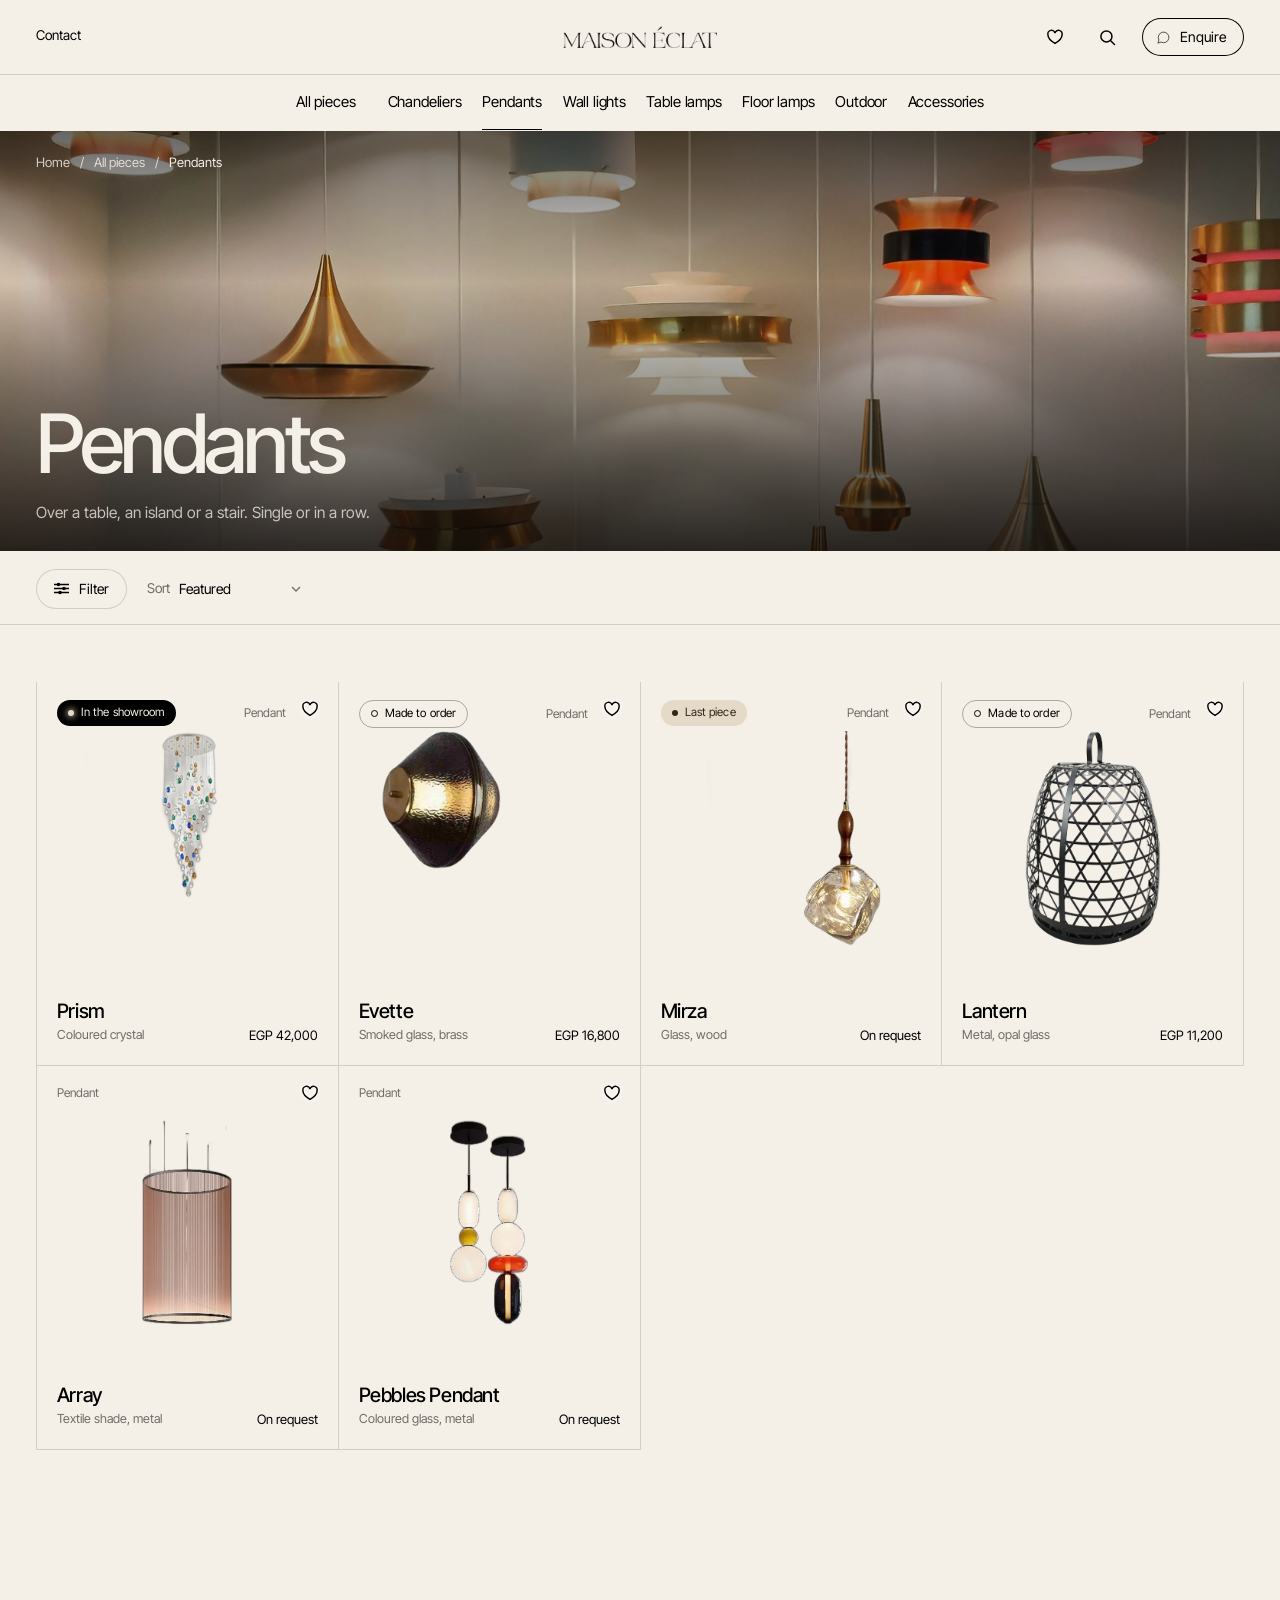
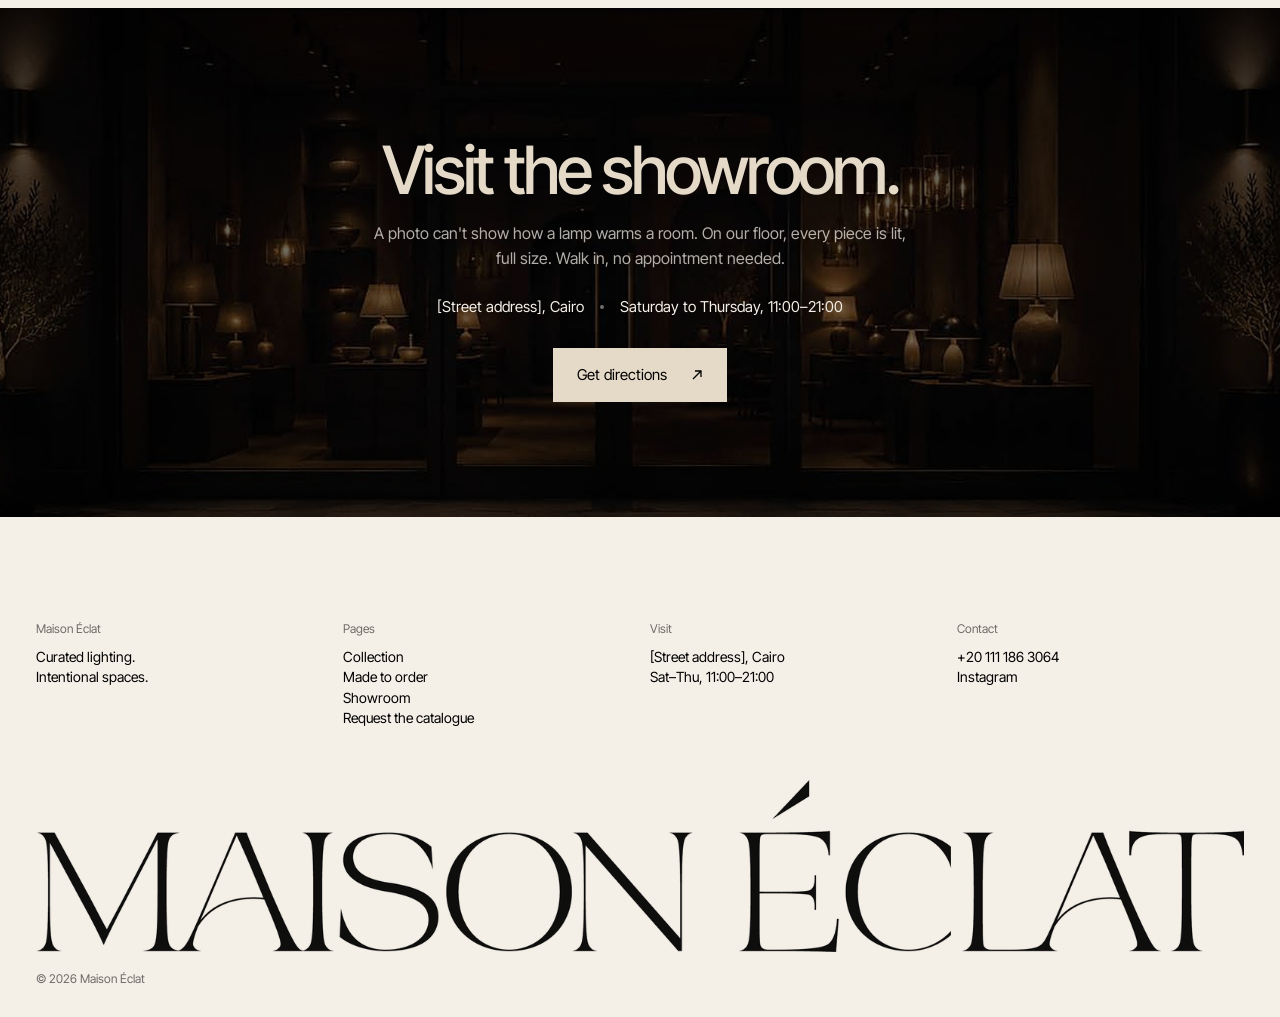
<file: docs/pendants.html>
<!DOCTYPE html>
<html lang="en">
<head>
<meta charset="utf-8"/>
<meta content="width=device-width, initial-scale=1" name="viewport"/>
<title>Pendants | Maison Éclat</title>
<meta content="Pendants at Maison Éclat, Cairo. Glass, brass and opal, lit in the showroom." name="description"/><meta property="og:type" content="website"/><meta property="og:site_name" content="Maison Éclat"/><meta property="og:title" content="Pendants | Maison Éclat"/><meta property="og:description" content="Pendants at Maison Éclat, Cairo. Glass, brass and opal, lit in the showroom."/><meta property="og:image" content="https://fadyfouad0.github.io/maisoneclatwebsite/assets/ba7bd4a4912631602a867c2ac174a03a.jpg"/><meta name="twitter:card" content="summary_large_image"/>
<link href="favicon-32.png" rel="icon" sizes="32x32" type="image/png"/>
<link href="favicon.svg" rel="icon" type="image/svg+xml"/>
<link href="favicon-512.png" rel="icon" sizes="512x512" type="image/png"/>
<link href="favicon-180.png" rel="apple-touch-icon" sizes="180x180"/>
<meta content="#E5D9C8" name="theme-color"/>
<link href="https://fonts.googleapis.com" rel="preconnect"/>
<link crossorigin="" href="https://fonts.gstatic.com" rel="preconnect"/>
<link href="https://fonts.googleapis.com/css2?family=Inter+Tight:ital,wght@0,300;0,400;0,500;0,600;1,400&amp;display=swap" rel="stylesheet"/>
<link href="site.css" rel="stylesheet"/>
<script>window.BASE="";</script>
</head>
<body class="has-phone">
<div class="d3" data-dc-tpl="13" data-page="Pendant">
<header class="sh-bar px">
<div class="nv nv-cold"><div class="nv-top px"><div class="nv-u nv-u1"><button aria-expanded="false" aria-label="Open the menu" class="nb-mb" type="button"><i aria-hidden="true"></i><i aria-hidden="true"></i></button><a class="nv-ul" href="showroom.html">Contact</a></div><a aria-label="Maison Éclat, home" class="nv-wm" href="index.html"><span class="wm" style="width: 160px;"></span></a><div class="nv-u nv-u2"><button aria-expanded="false" aria-label="Show your saved pieces" class="nb-sv" type="button"><svg aria-hidden="true" fill="none" height="18" stroke="currentColor" stroke-width="1.3" viewbox="0 0 16 16" width="18"><path d="M8 13.6S1.7 9.9 1.7 5.9A3.15 3.15 0 0 1 8 4.6a3.15 3.15 0 0 1 6.3 1.3c0 4-6.3 7.7-6.3 7.7z"></path></svg><sup><span class="sc-interp">0</span></sup></button><button aria-label="Search the collection" class="nb-i nv-si" type="button"><svg aria-hidden="true" fill="none" height="17" stroke="currentColor" stroke-width="1.4" viewbox="0 0 16 16" width="17"><circle cx="7" cy="7" r="5.2"></circle><path d="M10.8 10.8 15 15"></path></svg></button><a class="nb-cta" href="https://wa.me/201111863064?text=Hello%20Maison%20%C3%89clat%2C%20I%20have%20a%20question%20about%20a%20piece." rel="noopener" target="_blank"><svg aria-hidden="true" class="wam" fill="none" height="15" stroke="currentColor" stroke-width="1.5" viewbox="0 0 24 24" width="15"><path d="M3 21l1.7-5A8.5 8.5 0 1 1 8 19.3z"></path></svg><span>Enquire</span></a></div></div><div class="nv-row px"><nav aria-label="Collection" class="nv-ls"><a class="nv-b nv-b2" href="collection.html">All pieces</a><span class="nv-i"><a class="nv-b" href="chandeliers.html">Chandeliers</a><div class="nv-p"><div class="nv-pw px"><div class="nv-col"><span class="nv-k">Collections</span><a href="chandeliers.html#classic">Classic collection</a><a href="chandeliers.html#modern">Modern collection</a><a href="chandeliers.html#glass">Glass collection</a></div><div class="nv-col"><span class="nv-k">Pieces</span><a class="nv-pl" href="piece.html?p=desert-rose">Desert Rose</a><a class="nv-pl" href="piece.html?p=branch">Branch</a><a class="nv-pl" href="piece.html?p=spiral">Spiral</a><a class="nv-pl" href="piece.html?p=waterfall-column">Waterfall Column</a><a class="nv-all" href="chandeliers.html"><span>All chandeliers</span><svg aria-hidden="true" fill="none" height="10" stroke="currentColor" viewbox="0 0 16 10" width="16"><path d="M0 5h15M11 1l4 4-4 4"></path></svg></a></div><div class="nv-pv"><a class="nv-c def" href="piece.html?p=desert-rose"><span class="nv-sm"><img alt="Desert Rose" src="assets/161d7544adaf3555a5c7c3f9e8e49911.webp" loading="lazy" decoding="async"/></span><span class="nv-sx"><span class="nv-sk">The statement piece</span><b>Desert Rose</b><em>Glass, gilded metal</em><span class="nv-sp">From EGP 148,000</span></span></a><a class="nv-c nvpv" href="piece.html?p=desert-rose"><span class="nv-sm"><img alt="Desert Rose" src="assets/161d7544adaf3555a5c7c3f9e8e49911.webp" loading="lazy" decoding="async"/></span><span class="nv-sx"><span class="nv-sk">See the piece</span><b>Desert Rose</b><em>Glass, gilded metal</em><span class="nv-sp">From EGP 148,000</span></span></a><a class="nv-c nvpv" href="piece.html?p=branch"><span class="nv-sm"><img alt="Branch" src="assets/2b227a72a7ec6e00573e0648a656e3c6.webp" loading="lazy" decoding="async"/></span><span class="nv-sx"><span class="nv-sk">See the piece</span><b>Branch</b><em>Crystal, brass</em><span class="nv-sp">EGP 185,000</span></span></a><a class="nv-c nvpv" href="piece.html?p=spiral"><span class="nv-sm"><img alt="Spiral" src="assets/7345e2e78b6c7c5b1e20e24486b006a8.webp" loading="lazy" decoding="async"/></span><span class="nv-sx"><span class="nv-sk">See the piece</span><b>Spiral</b><em>Crystal, chrome</em><span class="nv-sp">From EGP 96,000</span></span></a><a class="nv-c nvpv" href="piece.html?p=waterfall-column"><span class="nv-sm"><img alt="Waterfall Column" src="assets/e0e13a2b151fdf653414b2777e8ae5de.webp" loading="lazy" decoding="async"/></span><span class="nv-sx"><span class="nv-sk">See the piece</span><b>Waterfall Column</b><em>Crystal</em><span class="nv-sp">On request</span></span></a></div></div></div></span><span class="nv-i"><a class="nv-b on" href="pendants.html">Pendants</a><div class="nv-p"><div class="nv-pw px two"><div class="nv-col"><span class="nv-k">Pieces</span><a class="nv-pl" href="piece.html?p=prism">Prism</a><a class="nv-pl" href="piece.html?p=evette">Evette</a><a class="nv-pl" href="piece.html?p=mirza">Mirza</a><a class="nv-pl" href="piece.html?p=lantern">Lantern</a><a class="nv-all" href="pendants.html"><span>All pendants</span><svg aria-hidden="true" fill="none" height="10" stroke="currentColor" viewbox="0 0 16 10" width="16"><path d="M0 5h15M11 1l4 4-4 4"></path></svg></a></div><div class="nv-pv"><a class="nv-c def" href="piece.html?p=prism"><span class="nv-sm"><img alt="Prism" src="assets/1299a019108e423f42d9e288007b2902.webp" loading="lazy" decoding="async"/></span><span class="nv-sx"><span class="nv-sk">The statement piece</span><b>Prism</b><em>Coloured crystal</em><span class="nv-sp">EGP 42,000</span></span></a><a class="nv-c nvpv" href="piece.html?p=prism"><span class="nv-sm"><img alt="Prism" src="assets/1299a019108e423f42d9e288007b2902.webp" loading="lazy" decoding="async"/></span><span class="nv-sx"><span class="nv-sk">See the piece</span><b>Prism</b><em>Coloured crystal</em><span class="nv-sp">EGP 42,000</span></span></a><a class="nv-c nvpv" href="piece.html?p=evette"><span class="nv-sm"><img alt="Evette" src="assets/e4f3b8eaede5a2e6843042b1c167b238.webp" loading="lazy" decoding="async"/></span><span class="nv-sx"><span class="nv-sk">See the piece</span><b>Evette</b><em>Smoked glass, brass</em><span class="nv-sp">EGP 16,800</span></span></a><a class="nv-c nvpv" href="piece.html?p=mirza"><span class="nv-sm"><img alt="Mirza" src="assets/44ac0b63d1808f04ef20f3b6501ed9cb.webp" loading="lazy" decoding="async"/></span><span class="nv-sx"><span class="nv-sk">See the piece</span><b>Mirza</b><em>Glass, wood</em><span class="nv-sp">On request</span></span></a><a class="nv-c nvpv" href="piece.html?p=lantern"><span class="nv-sm"><img alt="Lantern" src="assets/0bec61b82d9d845c0ccecc4bb3849c14.webp" loading="lazy" decoding="async"/></span><span class="nv-sx"><span class="nv-sk">See the piece</span><b>Lantern</b><em>Metal, opal glass</em><span class="nv-sp">EGP 11,200</span></span></a></div></div></div></span><span class="nv-i"><a class="nv-b" href="wall-lights.html">Wall lights</a><div class="nv-p"><div class="nv-pw px two"><div class="nv-col"><span class="nv-k">Pieces</span><a class="nv-pl" href="piece.html?p=stacked-alabaster">Stacked Alabaster</a><a class="nv-pl" href="piece.html?p=oval">Oval</a><a class="nv-pl" href="piece.html?p=petal">Petal</a><a class="nv-pl" href="piece.html?p=formosa">Formosa</a><a class="nv-all" href="wall-lights.html"><span>All wall lights</span><svg aria-hidden="true" fill="none" height="10" stroke="currentColor" viewbox="0 0 16 10" width="16"><path d="M0 5h15M11 1l4 4-4 4"></path></svg></a></div><div class="nv-pv"><a class="nv-c def" href="piece.html?p=stacked-alabaster"><span class="nv-sm"><img alt="Stacked Alabaster" src="assets/55c3eedc41c176a95378549bb8019d7a.webp" loading="lazy" decoding="async"/></span><span class="nv-sx"><span class="nv-sk">The statement piece</span><b>Stacked Alabaster</b><em>Alabaster, brass</em><span class="nv-sp">EGP 19,500</span></span></a><a class="nv-c nvpv" href="piece.html?p=stacked-alabaster"><span class="nv-sm"><img alt="Stacked Alabaster" src="assets/55c3eedc41c176a95378549bb8019d7a.webp" loading="lazy" decoding="async"/></span><span class="nv-sx"><span class="nv-sk">See the piece</span><b>Stacked Alabaster</b><em>Alabaster, brass</em><span class="nv-sp">EGP 19,500</span></span></a><a class="nv-c nvpv" href="piece.html?p=oval"><span class="nv-sm"><img alt="Oval" src="assets/8e643a083cf4c824cb2175f503297165.webp" loading="lazy" decoding="async"/></span><span class="nv-sx"><span class="nv-sk">See the piece</span><b>Oval</b><em>Alabaster</em><span class="nv-sp">EGP 21,000</span></span></a><a class="nv-c nvpv" href="piece.html?p=petal"><span class="nv-sm"><img alt="Petal" src="assets/286ad7222d1efd08d86ab4639a7570b2.webp" loading="lazy" decoding="async"/></span><span class="nv-sx"><span class="nv-sk">See the piece</span><b>Petal</b><em>Alabaster</em><span class="nv-sp">EGP 14,500</span></span></a><a class="nv-c nvpv" href="piece.html?p=formosa"><span class="nv-sm"><img alt="Formosa" src="assets/4733f0b7d663e05d6c4eee8dcdc4c944.webp" loading="lazy" decoding="async"/></span><span class="nv-sx"><span class="nv-sk">See the piece</span><b>Formosa</b><em>Marble, bronze</em><span class="nv-sp">EGP 24,000</span></span></a></div></div></div></span><span class="nv-i"><a class="nv-b" href="table-lamps.html">Table lamps</a><div class="nv-p"><div class="nv-pw px two"><div class="nv-col"><span class="nv-k">Pieces</span><a class="nv-pl" href="piece.html?p=mushroom">Mushroom</a><a class="nv-pl" href="piece.html?p=tivaro">Tivaro</a><a class="nv-pl" href="piece.html?p=crystal-waterfall">Crystal Waterfall</a><a class="nv-all" href="table-lamps.html"><span>All table lamps</span><svg aria-hidden="true" fill="none" height="10" stroke="currentColor" viewbox="0 0 16 10" width="16"><path d="M0 5h15M11 1l4 4-4 4"></path></svg></a></div><div class="nv-pv"><a class="nv-c def" href="piece.html?p=tivaro"><span class="nv-sm"><img alt="Tivaro" src="assets/2518200d46ae546dc89507ffa08bab92.webp" loading="lazy" decoding="async"/></span><span class="nv-sx"><span class="nv-sk">The statement piece</span><b>Tivaro</b><em>Travertine</em><span class="nv-sp">EGP 26,000</span></span></a><a class="nv-c nvpv" href="piece.html?p=mushroom"><span class="nv-sm"><img alt="Mushroom" src="assets/a6cf27a4dba06b9fb7057b75b2ebd129.webp" loading="lazy" decoding="async"/></span><span class="nv-sx"><span class="nv-sk">See the piece</span><b>Mushroom</b><em>Travertine, metal</em><span class="nv-sp">EGP 12,500</span></span></a><a class="nv-c nvpv" href="piece.html?p=tivaro"><span class="nv-sm"><img alt="Tivaro" src="assets/2518200d46ae546dc89507ffa08bab92.webp" loading="lazy" decoding="async"/></span><span class="nv-sx"><span class="nv-sk">See the piece</span><b>Tivaro</b><em>Travertine</em><span class="nv-sp">EGP 26,000</span></span></a><a class="nv-c nvpv" href="piece.html?p=crystal-waterfall"><span class="nv-sm"><img alt="Crystal Waterfall" src="assets/fa04153e085896e1be23d315075e6703.webp" loading="lazy" decoding="async"/></span><span class="nv-sx"><span class="nv-sk">See the piece</span><b>Crystal Waterfall</b><em>Crystal, chrome</em><span class="nv-sp">EGP 32,000</span></span></a></div></div></div></span><span class="nv-i"><a class="nv-b" href="floor-lamps.html">Floor lamps</a><div class="nv-p"><div class="nv-pw px two"><div class="nv-col"><span class="nv-k">Pieces</span><a class="nv-pl" href="piece.html?p=totem">Totem</a><a class="nv-all" href="floor-lamps.html"><span>All floor lamps</span><svg aria-hidden="true" fill="none" height="10" stroke="currentColor" viewbox="0 0 16 10" width="16"><path d="M0 5h15M11 1l4 4-4 4"></path></svg></a></div><div class="nv-pv"><a class="nv-c def" href="piece.html?p=totem"><span class="nv-sm"><img alt="Totem" src="assets/95cddb35463c74a8410fdbba63c231b1.webp" loading="lazy" decoding="async"/></span><span class="nv-sx"><span class="nv-sk">The statement piece</span><b>Totem</b><em>Alabaster</em><span class="nv-sp">EGP 58,000</span></span></a><a class="nv-c nvpv" href="piece.html?p=totem"><span class="nv-sm"><img alt="Totem" src="assets/95cddb35463c74a8410fdbba63c231b1.webp" loading="lazy" decoding="async"/></span><span class="nv-sx"><span class="nv-sk">See the piece</span><b>Totem</b><em>Alabaster</em><span class="nv-sp">EGP 58,000</span></span></a></div></div></div></span><span class="nv-i"><a class="nv-b" href="outdoor.html">Outdoor</a><div class="nv-p"><div class="nv-pw px two"><div class="nv-col"><span class="nv-k">Pieces</span><a class="nv-pl" href="piece.html?p=pebble">Pebble</a><a class="nv-all" href="outdoor.html"><span>All outdoor</span><svg aria-hidden="true" fill="none" height="10" stroke="currentColor" viewbox="0 0 16 10" width="16"><path d="M0 5h15M11 1l4 4-4 4"></path></svg></a></div><div class="nv-pv"><a class="nv-c def" href="piece.html?p=pebble"><span class="nv-sm"><img alt="Pebble" src="assets/7d35291b5eab7c91e36046d24f7003be.webp" loading="lazy" decoding="async"/></span><span class="nv-sx"><span class="nv-sk">The statement piece</span><b>Pebble</b><em>Stone composite</em><span class="nv-sp">EGP 9,800</span></span></a><a class="nv-c nvpv" href="piece.html?p=pebble"><span class="nv-sm"><img alt="Pebble" src="assets/7d35291b5eab7c91e36046d24f7003be.webp" loading="lazy" decoding="async"/></span><span class="nv-sx"><span class="nv-sk">See the piece</span><b>Pebble</b><em>Stone composite</em><span class="nv-sp">EGP 9,800</span></span></a></div></div></div></span><span class="nv-i"><a class="nv-b" href="accessories.html">Accessories</a><div class="nv-p"><div class="nv-pw px"><div class="nv-col"><span class="nv-k">Collections</span><a href="accessories.html">Bulbs</a><a href="accessories.html">Shades</a><a href="accessories.html">Dimmers and switches</a><a href="accessories.html">Ceiling roses</a><a href="accessories.html">Cords and cables</a></div><div class="nv-col"><span class="nv-k">Ask us</span><a href="https://wa.me/201111863064?text=Hello%20Maison%20%C3%89clat%2C%20I%20am%20looking%20for%20an%20accessory." target="_blank" rel="noopener">Tell us what you need</a><a class="nv-all" href="accessories.html"><span>All accessories</span><svg aria-hidden="true" fill="none" height="10" stroke="currentColor" viewbox="0 0 16 10" width="16"><path d="M0 5h15M11 1l4 4-4 4"></path></svg></a></div></div></div></span></nav></div></div>
</header>
<section aria-labelledby="ct-h1" class="ct ch seen">
<div class="ch-ph"><img alt="A row of pendants hanging at different heights" src="assets/2f35185fe08d13d42849a813afb9442e.webp"/>
<div class="ch-in px">
<div class="ct-crumb ch-crumb"><a href="index.html">Home</a><span>/</span><a href="collection.html">All pieces</a><span>/</span><b><span class="sc-interp">Pendants</span></b></div>
<div class="ch-t"><h1 id="ct-h1"><span class="ln"><span><span class="sc-interp">Pendants</span></span></span></h1>
<p class="ct-line">Over a table, an island or a stair. Single or in a row.</p></div>
</div>
</div>
</section>
<section aria-label="Filter and sort" class="cf px seen">
<div class="cf-bar">
<button aria-expanded="false" class="cf-b" type="button">
<svg aria-hidden="true" fill="none" height="13" stroke="currentColor" stroke-width="1.3" viewbox="0 0 15 13" width="15"><path d="M0 2.5h15M0 6.5h15M0 10.5h15"></path><circle cx="4.5" cy="2.5" fill="currentColor" r="1.8" stroke="none"></circle><circle cx="10" cy="6.5" fill="currentColor" r="1.8" stroke="none"></circle><circle cx="6" cy="10.5" fill="currentColor" r="1.8" stroke="none"></circle></svg>
<span>Filter</span><i class=""></i></button>
<label class="cf-s"><span>Sort</span><select aria-label="Sort the pieces"><option value="featured"><span class="sc-interp">Featured</span></option><option value="low"><span class="sc-interp">Price, low to high</span></option><option value="high"><span class="sc-interp">Price, high to low</span></option><option value="az"><span class="sc-interp">Name, A to Z</span></option></select>
<svg aria-hidden="true" fill="none" height="6" stroke="currentColor" stroke-width="1.3" viewbox="0 0 10 6" width="10"><path d="M1 1l4 4 4-4"></path></svg></label>
</div>
<div class="cf-p">
<div class="cf-g"><span class="cf-k">Material</span><div class="cf-cs"><button aria-pressed="false" class="cf-c" type="button"><span class="sc-interp">Brass</span></button><button aria-pressed="false" class="cf-c" type="button"><span class="sc-interp">Coloured crystal</span></button><button aria-pressed="false" class="cf-c" type="button"><span class="sc-interp">Coloured glass</span></button><button aria-pressed="false" class="cf-c" type="button"><span class="sc-interp">Glass</span></button><button aria-pressed="false" class="cf-c" type="button"><span class="sc-interp">Metal</span></button><button aria-pressed="false" class="cf-c" type="button"><span class="sc-interp">Opal glass</span></button><button aria-pressed="false" class="cf-c" type="button"><span class="sc-interp">Smoked glass</span></button><button aria-pressed="false" class="cf-c" type="button"><span class="sc-interp">Textile shade</span></button><button aria-pressed="false" class="cf-c" type="button"><span class="sc-interp">Wood</span></button></div></div>
<div class="cf-g"><span class="cf-k">Availability</span><div class="cf-cs"><button aria-pressed="false" class="cf-c" type="button"><span class="sc-interp">In the showroom</span></button><button aria-pressed="false" class="cf-c" type="button"><span class="sc-interp">Made to order</span></button><button aria-pressed="false" class="cf-c" type="button"><span class="sc-interp">Last piece</span></button></div></div>
<button class="cf-x" type="button"><span>Clear filters</span>×</button>
</div>
</section>
<section aria-label="Pieces" class="cg px seen">
<div class="d3-grid seen"><div class="d3-cw">
<a class="d3-cell" href="piece.html?p=prism"><span class="t"><span class="lb lb-show"><i aria-hidden="true"></i><span><span class="sc-interp">In the showroom</span></span></span><span><span class="sc-interp">3 finishes</span></span></span><img alt="Prism" src="assets/1299a019108e423f42d9e288007b2902.webp" loading="lazy" decoding="async"/><span class="go"><svg aria-hidden="true" fill="none" height="12" stroke="currentColor" stroke-width="1.3" viewbox="0 0 12 12" width="12"><path d="M2 10 10 2M4 2h6v6"></path></svg></span><span class="b"><span><b><span class="sc-interp">Prism</span></b><small><span class="sc-interp">Coloured crystal</span></small></span><em><span class="sc-interp">EGP 42,000</span></em></span></a>
<button aria-label="Save Prism" aria-pressed="false" class="sv-b" type="button"><svg aria-hidden="true" class="svm" fill="none" height="18" stroke="currentColor" stroke-width="1.3" viewbox="0 0 16 16" width="18"><path class="svh" d="M8 13.6S1.7 9.9 1.7 5.9A3.15 3.15 0 0 1 8 4.6a3.15 3.15 0 0 1 6.3 1.3c0 4-6.3 7.7-6.3 7.7z"></path></svg></button>
</div><div class="d3-cw">
<a class="d3-cell" href="piece.html?p=evette"><span class="t"><span class="lb lb-order"><i aria-hidden="true"></i><span><span class="sc-interp">Made to order</span></span></span><span><span class="sc-interp">2 finishes</span></span></span><img alt="Evette" src="assets/e4f3b8eaede5a2e6843042b1c167b238.webp" loading="lazy" decoding="async"/><span class="go"><svg aria-hidden="true" fill="none" height="12" stroke="currentColor" stroke-width="1.3" viewbox="0 0 12 12" width="12"><path d="M2 10 10 2M4 2h6v6"></path></svg></span><span class="b"><span><b><span class="sc-interp">Evette</span></b><small><span class="sc-interp">Smoked glass, brass</span></small></span><em><span class="sc-interp">EGP 16,800</span></em></span></a>
<button aria-label="Save Evette" aria-pressed="false" class="sv-b" type="button"><svg aria-hidden="true" class="svm" fill="none" height="18" stroke="currentColor" stroke-width="1.3" viewbox="0 0 16 16" width="18"><path class="svh" d="M8 13.6S1.7 9.9 1.7 5.9A3.15 3.15 0 0 1 8 4.6a3.15 3.15 0 0 1 6.3 1.3c0 4-6.3 7.7-6.3 7.7z"></path></svg></button>
</div><div class="d3-cw">
<a class="d3-cell" href="piece.html?p=mirza"><span class="t"><span class="lb lb-last"><i aria-hidden="true"></i><span><span class="sc-interp">Last piece</span></span></span><span><span class="sc-interp">1 finish</span></span></span><img alt="Mirza" src="assets/44ac0b63d1808f04ef20f3b6501ed9cb.webp" loading="lazy" decoding="async"/><span class="go"><svg aria-hidden="true" fill="none" height="12" stroke="currentColor" stroke-width="1.3" viewbox="0 0 12 12" width="12"><path d="M2 10 10 2M4 2h6v6"></path></svg></span><span class="b"><span><b><span class="sc-interp">Mirza</span></b><small><span class="sc-interp">Glass, wood</span></small></span><em><span class="sc-interp">On request</span></em></span></a>
<button aria-label="Save Mirza" aria-pressed="false" class="sv-b" type="button"><svg aria-hidden="true" class="svm" fill="none" height="18" stroke="currentColor" stroke-width="1.3" viewbox="0 0 16 16" width="18"><path class="svh" d="M8 13.6S1.7 9.9 1.7 5.9A3.15 3.15 0 0 1 8 4.6a3.15 3.15 0 0 1 6.3 1.3c0 4-6.3 7.7-6.3 7.7z"></path></svg></button>
</div><div class="d3-cw">
<a class="d3-cell" href="piece.html?p=lantern"><span class="t"><span class="lb lb-order"><i aria-hidden="true"></i><span><span class="sc-interp">Made to order</span></span></span><span><span class="sc-interp">2 finishes</span></span></span><img alt="Lantern" src="assets/0bec61b82d9d845c0ccecc4bb3849c14.webp" loading="lazy" decoding="async"/><span class="go"><svg aria-hidden="true" fill="none" height="12" stroke="currentColor" stroke-width="1.3" viewbox="0 0 12 12" width="12"><path d="M2 10 10 2M4 2h6v6"></path></svg></span><span class="b"><span><b><span class="sc-interp">Lantern</span></b><small><span class="sc-interp">Metal, opal glass</span></small></span><em><span class="sc-interp">EGP 11,200</span></em></span></a>
<button aria-label="Save Lantern" aria-pressed="false" class="sv-b" type="button"><svg aria-hidden="true" class="svm" fill="none" height="18" stroke="currentColor" stroke-width="1.3" viewbox="0 0 16 16" width="18"><path class="svh" d="M8 13.6S1.7 9.9 1.7 5.9A3.15 3.15 0 0 1 8 4.6a3.15 3.15 0 0 1 6.3 1.3c0 4-6.3 7.7-6.3 7.7z"></path></svg></button>
</div><div class="d3-cw">
<a class="d3-cell" href="piece.html?p=array"><span class="t"><span class="lb lb-none"><i aria-hidden="true"></i><span><span class="sc-interp"></span></span></span><span><span class="sc-interp">Vibia</span></span></span><img alt="Array" src="assets/1757636fc1dd1aa2bbfeac6a470c396b.webp" loading="lazy" decoding="async"/><span class="go"><svg aria-hidden="true" fill="none" height="12" stroke="currentColor" stroke-width="1.3" viewbox="0 0 12 12" width="12"><path d="M2 10 10 2M4 2h6v6"></path></svg></span><span class="b"><span><b><span class="sc-interp">Array</span></b><small><span class="sc-interp">Textile shade, metal</span></small></span><em><span class="sc-interp">On request</span></em></span></a>
<button aria-label="Save Array" aria-pressed="false" class="sv-b" type="button"><svg aria-hidden="true" class="svm" fill="none" height="18" stroke="currentColor" stroke-width="1.3" viewbox="0 0 16 16" width="18"><path class="svh" d="M8 13.6S1.7 9.9 1.7 5.9A3.15 3.15 0 0 1 8 4.6a3.15 3.15 0 0 1 6.3 1.3c0 4-6.3 7.7-6.3 7.7z"></path></svg></button>
</div><div class="d3-cw">
<a class="d3-cell" href="piece.html?p=pebbles-pendant"><span class="t"><span class="lb lb-none"><i aria-hidden="true"></i><span><span class="sc-interp"></span></span></span><span><span class="sc-interp"></span></span></span><img alt="Pebbles Pendant" src="assets/f6ed96e4ccbcde7c47975f193cbb1a85.webp" loading="lazy" decoding="async"/><span class="go"><svg aria-hidden="true" fill="none" height="12" stroke="currentColor" stroke-width="1.3" viewbox="0 0 12 12" width="12"><path d="M2 10 10 2M4 2h6v6"></path></svg></span><span class="b"><span><b><span class="sc-interp">Pebbles Pendant</span></b><small><span class="sc-interp">Coloured glass, metal</span></small></span><em><span class="sc-interp">On request</span></em></span></a>
<button aria-label="Save Pebbles Pendant" aria-pressed="false" class="sv-b" type="button"><svg aria-hidden="true" class="svm" fill="none" height="18" stroke="currentColor" stroke-width="1.3" viewbox="0 0 16 16" width="18"><path class="svh" d="M8 13.6S1.7 9.9 1.7 5.9A3.15 3.15 0 0 1 8 4.6a3.15 3.15 0 0 1 6.3 1.3c0 4-6.3 7.7-6.3 7.7z"></path></svg></button>
</div></div>
  </section>
<section aria-labelledby="d3-show-h" class="shb seen" id="d3-show">
<img alt="" aria-hidden="true" class="shb-ph" src="assets/ecc6c0a2349127207ecc1fcbfc88dde3.jpg" loading="lazy" decoding="async"/>
<div class="shb-in rv">
<h2 id="d3-show-h">Visit the showroom.</h2>
<p>A photo can't show how a lamp warms a room. On our floor, every piece is lit, full size. Walk in, no appointment needed.</p>
<div class="shb-rw"><span>[Street address], Cairo</span><i aria-hidden="true"></i><span>Saturday to Thursday, 11:00–21:00</span></div>
<a class="d3-btn shb-btn" href="https://www.google.com/maps/search/?api=1&amp;query=Maison%20%C3%89clat%20Cairo" rel="noopener" target="_blank"><span>Get directions</span><svg aria-hidden="true" fill="none" height="12" stroke="currentColor" stroke-width="1.3" viewbox="0 0 12 12" width="12"><path d="M2 10 10 2M4 2h6v6"></path></svg></a>
</div>
</section>

<footer class="d3-foot px seen" id="d3-foot">
<div class="d3-foot-t rv"><div><h4>Maison Éclat</h4><p>Curated lighting.<br/>Intentional spaces.</p></div><div><h4>Pages</h4><p><a href="collection.html">Collection</a><br/>Made to order<br/>Showroom<br/><a href="https://wa.me/201111863064?text=Hello%20Maison%20%C3%89clat%2C%20please%20send%20me%20the%202026%20catalogue.">Request the catalogue</a></p></div><div><h4>Visit</h4><p>[Street address], Cairo<br/>Sat–Thu, 11:00–21:00</p></div><div><h4>Contact</h4><p><a href="tel:+201111863064">+20 111 186 3064</a><br/>Instagram</p></div></div>
<div class="d3-wmw"><span class="wm" style="width: 100%; color: rgb(0, 0, 0);"></span></div>
<div class="d3-base"><span>© 2026 Maison Éclat</span></div>
</footer>
</div>
<div class="ph" data-dc-tpl="13" data-page="Pendant"><div class="bar bar-l"><button aria-label="Open the menu" class="ic" type="button"><svg aria-hidden="true" fill="none" height="12" stroke="currentColor" stroke-width="1.5" viewbox="0 0 19 12" width="19"><path d="M0 1h19M0 11h19"></path></svg></button><span class="wm" style="width: 124px;"></span><span class="acts"><button aria-label="Search the collection" class="ic" type="button"><svg aria-hidden="true" fill="none" height="18" stroke="currentColor" stroke-width="1.3" viewbox="0 0 18 18" width="18"><circle cx="8" cy="8" r="6"></circle><path d="M12.4 12.4 17 17"></path></svg></button><button aria-label="Saved pieces" class="ic" type="button"><svg aria-hidden="true" fill="none" height="18" stroke="currentColor" stroke-width="1.3" viewbox="0 0 16 16" width="18"><path d="M8 13.6S1.7 9.9 1.7 5.9A3.15 3.15 0 0 1 8 4.6a3.15 3.15 0 0 1 6.3 1.3c0 4-6.3 7.7-6.3 7.7z"></path></svg></button></span></div><div class="cb"><a href="index.html">Home</a><span>/</span><a href="collection.html">All pieces</a><span>/</span><b>Pendants</b></div><div class="ph-band"><img alt="A row of pendants hanging at different heights" src="assets/2f35185fe08d13d42849a813afb9442e.webp"/><div class="ph-in"><h1>Pendants</h1><p>Over a table, an island or a stair. Single or in a row.</p></div></div><div class="fl"><button class="fl-b" type="button"><svg aria-hidden="true" fill="none" height="13" stroke="currentColor" stroke-width="1.3" viewbox="0 0 15 13" width="15"><path d="M0 2.5h15M0 6.5h15M0 10.5h15"></path><circle cx="4.5" cy="2.5" fill="currentColor" r="1.8" stroke="none"></circle><circle cx="10" cy="6.5" fill="currentColor" r="1.8" stroke="none"></circle><circle cx="6" cy="10.5" fill="currentColor" r="1.8" stroke="none"></circle></svg><span>Filter</span></button><button class="fl-s" type="button"><span>Featured</span><svg aria-hidden="true" fill="none" height="6" stroke="currentColor" stroke-width="1.3" viewbox="0 0 10 6" width="10"><path d="M1 1l4 4 4-4"></path></svg></button></div><div class="g2 g2-t"><a class="pc" href="piece.html?p=stacked-alabaster"><span class="pc-m"><span class="pc-lb">New</span><button aria-label="Save Stacked Alabaster" class="pc-sv" type="button"><span><svg aria-hidden="true" class="svm" fill="none" height="18" stroke="currentColor" stroke-width="1.3" viewbox="0 0 16 16" width="18"><path class="svh" d="M8 13.6S1.7 9.9 1.7 5.9A3.15 3.15 0 0 1 8 4.6a3.15 3.15 0 0 1 6.3 1.3c0 4-6.3 7.7-6.3 7.7z"></path></svg></span></button><img alt="Stacked Alabaster" src="assets/55c3eedc41c176a95378549bb8019d7a.webp" loading="lazy" decoding="async"/></span><span class="pc-t"><b>Stacked Alabaster</b><em>Wall light</em></span><span class="pc-p">EGP 19,500</span></a><a class="pc" href="piece.html?p=oval"><span class="pc-m"><span class="pc-lb">In the showroom</span><button aria-label="Save Oval" class="pc-sv" type="button"><span><svg aria-hidden="true" class="svm" fill="none" height="18" stroke="currentColor" stroke-width="1.3" viewbox="0 0 16 16" width="18"><path class="svh" d="M8 13.6S1.7 9.9 1.7 5.9A3.15 3.15 0 0 1 8 4.6a3.15 3.15 0 0 1 6.3 1.3c0 4-6.3 7.7-6.3 7.7z"></path></svg></span></button><img alt="Oval" src="assets/8e643a083cf4c824cb2175f503297165.webp" loading="lazy" decoding="async"/></span><span class="pc-t"><b>Oval</b><em>Wall light</em></span><span class="pc-p">EGP 21,000</span></a><a class="pc" href="piece.html?p=petal"><span class="pc-m"><span class="pc-lb">Made to order</span><button aria-label="Save Petal" class="pc-sv" type="button"><span><svg aria-hidden="true" class="svm" fill="none" height="18" stroke="currentColor" stroke-width="1.3" viewbox="0 0 16 16" width="18"><path class="svh" d="M8 13.6S1.7 9.9 1.7 5.9A3.15 3.15 0 0 1 8 4.6a3.15 3.15 0 0 1 6.3 1.3c0 4-6.3 7.7-6.3 7.7z"></path></svg></span></button><img alt="Petal" src="assets/286ad7222d1efd08d86ab4639a7570b2.webp" loading="lazy" decoding="async"/></span><span class="pc-t"><b>Petal</b><em>Wall light</em></span><span class="pc-p">EGP 14,500</span></a><a class="pc" href="piece.html?p=necklace"><span class="pc-m"><span class="pc-lb">New</span><button aria-label="Save Necklace" class="pc-sv" type="button"><span><svg aria-hidden="true" class="svm" fill="none" height="18" stroke="currentColor" stroke-width="1.3" viewbox="0 0 16 16" width="18"><path class="svh" d="M8 13.6S1.7 9.9 1.7 5.9A3.15 3.15 0 0 1 8 4.6a3.15 3.15 0 0 1 6.3 1.3c0 4-6.3 7.7-6.3 7.7z"></path></svg></span></button><img alt="Necklace" src="assets/9d3676a5ba456b7812cf90e35ba12233.webp" loading="lazy" decoding="async"/></span><span class="pc-t"><b>Necklace</b><em>Wall light</em></span><span class="pc-p">EGP 18,500</span></a><a class="pc" href="piece.html?p=formosa"><span class="pc-m"><span class="pc-lb">In the showroom</span><button aria-label="Save Formosa" class="pc-sv" type="button"><span><svg aria-hidden="true" class="svm" fill="none" height="18" stroke="currentColor" stroke-width="1.3" viewbox="0 0 16 16" width="18"><path class="svh" d="M8 13.6S1.7 9.9 1.7 5.9A3.15 3.15 0 0 1 8 4.6a3.15 3.15 0 0 1 6.3 1.3c0 4-6.3 7.7-6.3 7.7z"></path></svg></span></button><img alt="Formosa" src="assets/4733f0b7d663e05d6c4eee8dcdc4c944.webp" loading="lazy" decoding="async"/></span><span class="pc-t"><b>Formosa</b><em>Wall light</em></span><span class="pc-p">EGP 24,000</span></a><a class="pc" href="piece.html?p=liquid"><span class="pc-m"><button aria-label="Save Liquid" class="pc-sv" type="button"><span><svg aria-hidden="true" class="svm" fill="none" height="18" stroke="currentColor" stroke-width="1.3" viewbox="0 0 16 16" width="18"><path class="svh" d="M8 13.6S1.7 9.9 1.7 5.9A3.15 3.15 0 0 1 8 4.6a3.15 3.15 0 0 1 6.3 1.3c0 4-6.3 7.7-6.3 7.7z"></path></svg></span></button><img alt="Liquid" src="assets/d2e24f8ddc6ab5de058e73bed92fa5a7.webp" loading="lazy" decoding="async"/></span><span class="pc-t"><b>Liquid</b><em>Wall light</em></span><span class="pc-p">On request</span></a><a class="pc" href="piece.html?p=salix"><span class="pc-m"><button aria-label="Save Salix" class="pc-sv" type="button"><span><svg aria-hidden="true" class="svm" fill="none" height="18" stroke="currentColor" stroke-width="1.3" viewbox="0 0 16 16" width="18"><path class="svh" d="M8 13.6S1.7 9.9 1.7 5.9A3.15 3.15 0 0 1 8 4.6a3.15 3.15 0 0 1 6.3 1.3c0 4-6.3 7.7-6.3 7.7z"></path></svg></span></button><img alt="Salix" src="assets/ffd1fa9dc42095024122a0a3b24cde58.webp" loading="lazy" decoding="async"/></span><span class="pc-t"><b>Salix</b><em>Wall light</em></span><span class="pc-p">On request</span></a><a class="pc" href="piece.html?p=petra"><span class="pc-m"><button aria-label="Save Petra" class="pc-sv" type="button"><span><svg aria-hidden="true" class="svm" fill="none" height="18" stroke="currentColor" stroke-width="1.3" viewbox="0 0 16 16" width="18"><path class="svh" d="M8 13.6S1.7 9.9 1.7 5.9A3.15 3.15 0 0 1 8 4.6a3.15 3.15 0 0 1 6.3 1.3c0 4-6.3 7.7-6.3 7.7z"></path></svg></span></button><img alt="Petra" src="assets/fb92f01a475229e28633ee61b7e74009.webp" loading="lazy" decoding="async"/></span><span class="pc-t"><b>Petra</b><em>Wall light</em></span><span class="pc-p">On request</span></a><a class="pc" href="piece.html?p=nacre"><span class="pc-m"><button aria-label="Save Nacre" class="pc-sv" type="button"><span><svg aria-hidden="true" class="svm" fill="none" height="18" stroke="currentColor" stroke-width="1.3" viewbox="0 0 16 16" width="18"><path class="svh" d="M8 13.6S1.7 9.9 1.7 5.9A3.15 3.15 0 0 1 8 4.6a3.15 3.15 0 0 1 6.3 1.3c0 4-6.3 7.7-6.3 7.7z"></path></svg></span></button><img alt="Nacre" src="assets/25d5e24dfc957800099c5fe2479568a3.webp" loading="lazy" decoding="async"/></span><span class="pc-t"><b>Nacre</b><em>Wall light</em></span><span class="pc-p">On request</span></a><a class="pc" href="piece.html?p=wabi"><span class="pc-m"><button aria-label="Save Wabi" class="pc-sv" type="button"><span><svg aria-hidden="true" class="svm" fill="none" height="18" stroke="currentColor" stroke-width="1.3" viewbox="0 0 16 16" width="18"><path class="svh" d="M8 13.6S1.7 9.9 1.7 5.9A3.15 3.15 0 0 1 8 4.6a3.15 3.15 0 0 1 6.3 1.3c0 4-6.3 7.7-6.3 7.7z"></path></svg></span></button><img alt="Wabi" src="assets/e62acf71ea965c15981dea8c94f7a89b.webp" loading="lazy" decoding="async"/></span><span class="pc-t"><b>Wabi</b><em>Wall light</em></span><span class="pc-p">On request</span></a></div><div class="sec-f"><a class="btn out" href="https://wa.me/201111863064"><span><svg aria-hidden="true" class="wam" fill="none" height="15" stroke="currentColor" stroke-width="1.5" viewbox="0 0 24 24" width="15"><path d="M3 21l1.7-5A8.5 8.5 0 1 1 8 19.3z"></path></svg>Enquire about a piece</span></a></div><section aria-labelledby="s-vs" class="vs seen"><div class="vs-ph"><img alt="The showroom front at night, lit from inside" src="assets/04d29e2bd0bf024ecdc8126327efef15.jpg" loading="lazy" decoding="async"/></div><div class="vs-in"><span class="vs-open"><i aria-hidden="true"></i>Open now, until 21:00</span><h2 id="s-vs">Visit the showroom.</h2><p>Every piece we carry is switched on, full size. A photograph cannot show you how a lamp warms a room.</p><div class="vs-r"><span>[Street address], Cairo</span><span>Saturday to Thursday, 11:00–21:00. No appointment.</span></div><a class="btn lt" href="https://www.google.com/maps/search/?api=1&amp;query=Maison%20%C3%89clat%20Cairo"><span>Get directions</span></a></div></section><footer class="ft"><div class="ft-g"><div><h4>Pages</h4><p><a href="collection.html">Collection</a><br/><a href="showroom.html">Showroom</a><br/><a href="showroom.html">Contact</a><br/><a href="https://wa.me/201111863064?text=Hello%20Maison%20%C3%89clat%2C%20please%20send%20me%20the%202026%20catalogue." target="_blank" rel="noopener">Request the catalogue</a></p></div><div><h4>Contact</h4><p><a href="tel:+201111863064">+20 111 186 3064</a><br/>[hello@maisoneclat.eg]<br/>Instagram</p></div></div><div class="ft-wm"><span class="wm" style="width: 100%; color: rgb(0, 0, 0);"></span></div><div class="ft-b"><span>© 2026 Maison Éclat</span><span>Cairo</span></div></footer></div>
<template id="t-card-d"><div class="d3-cw"><a class="d3-cell" href="collection.html"><span class="t"><span class="lb lb-new"><i aria-hidden="true"></i><span><span class="sc-interp">New</span></span></span><span><span class="sc-interp">Chandelier</span></span></span><img alt="Desert Rose" src="assets/161d7544adaf3555a5c7c3f9e8e49911.webp" loading="lazy" decoding="async"/><span class="go"><svg aria-hidden="true" fill="none" height="12" stroke="currentColor" stroke-width="1.3" viewbox="0 0 12 12" width="12"><path d="M2 10 10 2M4 2h6v6"></path></svg></span><span class="b"><span><b><span class="sc-interp">Desert Rose</span></b><small><span class="sc-interp">Glass, gilded metal</span></small></span><em><span class="sc-interp">From EGP 148,000</span></em></span></a><button aria-label="Save Desert Rose to your list" aria-pressed="false" class="sv-b" type="button"><svg aria-hidden="true" class="svm" fill="none" height="18" stroke="currentColor" stroke-width="1.3" viewbox="0 0 16 16" width="18"><path class="svh" d="M8 13.6S1.7 9.9 1.7 5.9A3.15 3.15 0 0 1 8 4.6a3.15 3.15 0 0 1 6.3 1.3c0 4-6.3 7.7-6.3 7.7z"></path></svg></button></div></template>
<template id="t-card-p"><a class="pc" href="piece.html?p=desert-rose"><span class="pc-m"><span class="pc-lb">New</span><button aria-label="Save Desert Rose" class="pc-sv" type="button"><span><svg aria-hidden="true" class="svm" fill="none" height="18" stroke="currentColor" stroke-width="1.3" viewbox="0 0 16 16" width="18"><path class="svh" d="M8 13.6S1.7 9.9 1.7 5.9A3.15 3.15 0 0 1 8 4.6a3.15 3.15 0 0 1 6.3 1.3c0 4-6.3 7.7-6.3 7.7z"></path></svg></span></button><img alt="Desert Rose" src="assets/161d7544adaf3555a5c7c3f9e8e49911.webp" loading="lazy" decoding="async"/></span><span class="pc-t"><b>Desert Rose</b><em>Chandelier</em></span><span class="pc-p">From EGP 148,000</span></a></template>
<div aria-hidden="true" class="mn">
<div class="mn-top px"><a aria-label="Maison Éclat, home" class="mn-wm" href="index.html"><span class="wm" style="width: 136px;"></span></a><button aria-label="Close the menu" class="mn-x" type="button"><i aria-hidden="true"></i><i aria-hidden="true"></i></button></div>
<div class="mn-in px">
<div class="mn-cols">
<div class="mn-main"><span class="mn-k">Collection</span>
<div class="mn-rs-w"><div class="mn-r"><a class="mn-rn" href="chandeliers.html"><span>Chandeliers</span><svg aria-hidden="true" fill="none" height="12" stroke="currentColor" stroke-width="1.3" viewbox="0 0 12 12" width="12"><path d="M2 10 10 2M4 2h6v6"></path></svg></a><span class="mn-rs"><a href="chandeliers.html#classic">Classic collection</a><a href="chandeliers.html#modern">Modern collection</a><a href="chandeliers.html#glass">Glass collection</a></span></div><div class="mn-r"><a class="mn-rn" href="pendants.html"><span>Pendants</span><svg aria-hidden="true" fill="none" height="12" stroke="currentColor" stroke-width="1.3" viewbox="0 0 12 12" width="12"><path d="M2 10 10 2M4 2h6v6"></path></svg></a><span class="mn-rs"></span></div><div class="mn-r"><a class="mn-rn" href="wall-lights.html"><span>Wall lights</span><svg aria-hidden="true" fill="none" height="12" stroke="currentColor" stroke-width="1.3" viewbox="0 0 12 12" width="12"><path d="M2 10 10 2M4 2h6v6"></path></svg></a><span class="mn-rs"></span></div><div class="mn-r"><a class="mn-rn" href="table-lamps.html"><span>Table lamps</span><svg aria-hidden="true" fill="none" height="12" stroke="currentColor" stroke-width="1.3" viewbox="0 0 12 12" width="12"><path d="M2 10 10 2M4 2h6v6"></path></svg></a><span class="mn-rs"></span></div><div class="mn-r"><a class="mn-rn" href="floor-lamps.html"><span>Floor lamps</span><svg aria-hidden="true" fill="none" height="12" stroke="currentColor" stroke-width="1.3" viewbox="0 0 12 12" width="12"><path d="M2 10 10 2M4 2h6v6"></path></svg></a><span class="mn-rs"></span></div><div class="mn-r"><a class="mn-rn" href="outdoor.html"><span>Outdoor</span><svg aria-hidden="true" fill="none" height="12" stroke="currentColor" stroke-width="1.3" viewbox="0 0 12 12" width="12"><path d="M2 10 10 2M4 2h6v6"></path></svg></a><span class="mn-rs"></span></div><div class="mn-r"><a class="mn-rn" href="accessories.html"><span>Accessories</span><svg aria-hidden="true" fill="none" height="12" stroke="currentColor" stroke-width="1.3" viewbox="0 0 12 12" width="12"><path d="M2 10 10 2M4 2h6v6"></path></svg></a><span class="mn-rs"><a href="accessories.html">Bulbs</a><a href="accessories.html">Shades</a><a href="accessories.html">Dimmers and switches</a><a href="accessories.html">Ceiling roses</a><a href="accessories.html">Cords and cables</a></span></div></div>
<a class="mn-all" href="collection.html"><span>Every piece</span><svg aria-hidden="true" fill="none" height="10" stroke="currentColor" viewbox="0 0 16 10" width="16"><path d="M0 5h15M11 1l4 4-4 4"></path></svg></a>
</div>
<div class="mn-side">
<span class="mn-k">Visit</span>
<p class="mn-ad">[Street address]<br/>Cairo, Egypt<br/>Saturday to Thursday, [11am–9pm]</p>
<a class="mn-lk" href="index.html#d3-show"><span>See it at the showroom</span><svg aria-hidden="true" fill="none" height="10" stroke="currentColor" viewbox="0 0 16 10" width="16"><path d="M0 5h15M11 1l4 4-4 4"></path></svg></a>
<span class="mn-k mn-k2">Reach us</span>
<a class="mn-lk" href="showroom.html"><span>Contact</span><svg aria-hidden="true" fill="none" height="10" stroke="currentColor" viewbox="0 0 16 10" width="16"><path d="M0 5h15M11 1l4 4-4 4"></path></svg></a>
<a class="mn-lk" href="tel:+201111863064"><span>+20 111 186 3064</span></a>
<a class="d3-btn mn-wa" href="https://wa.me/201111863064?text=Hello%20Maison%20%C3%89clat%2C%20I%20have%20a%20question%20about%20a%20piece." rel="noopener" target="_blank"><svg aria-hidden="true" class="wam" fill="none" height="15" stroke="currentColor" stroke-width="1.5" viewbox="0 0 24 24" width="15"><path d="M3 21l1.7-5A8.5 8.5 0 1 1 8 19.3z"></path></svg><span>Enquire</span><svg aria-hidden="true" fill="none" height="10" stroke="currentColor" viewbox="0 0 16 10" width="16"><path d="M0 5h15M11 1l4 4-4 4"></path></svg></a>
</div>
</div>
</div>
</div><div aria-live="polite" class="sv-bar none">
<div class="sv-head"><button class="sv-tog" type="button"><b><span class="sc-interp">0</span></b><span><span class="sc-interp">Saved pieces</span></span><svg aria-hidden="true" class="sv-cv" fill="none" height="11" stroke="currentColor" stroke-width="1.4" viewbox="0 0 12 12" width="11"><path d="M2.5 7.5 6 4l3.5 3.5"></path></svg></button><a class="sv-go" href="https://wa.me/201111863064?text=Hello%20Maison%20%C3%89clat%2C%20I%20have%20a%20question%20about%20a%20piece." rel="noopener" target="_blank"><svg aria-hidden="true" class="wam" fill="none" height="15" stroke="currentColor" stroke-width="1.5" viewbox="0 0 24 24" width="15"><path d="M3 21l1.7-5A8.5 8.5 0 1 1 8 19.3z"></path></svg><span>Enquire about your list</span><svg aria-hidden="true" fill="none" height="10" stroke="currentColor" viewbox="0 0 16 10" width="16"><path d="M0 5h15M11 1l4 4-4 4"></path></svg></a></div>
<div class="sv-list"><div class="sv-empty">Nothing saved yet. The heart on any piece keeps it here, ready to send over.</div>
<div class="sv-foot"><button class="sv-clear" type="button"><span>Clear the list</span></button><span class="sv-note">We will reply on WhatsApp with photos, sizes and what is on the floor.</span></div>
</div>
</div><script defer="" src="site.js"></script>
</body>
</html>
</file>
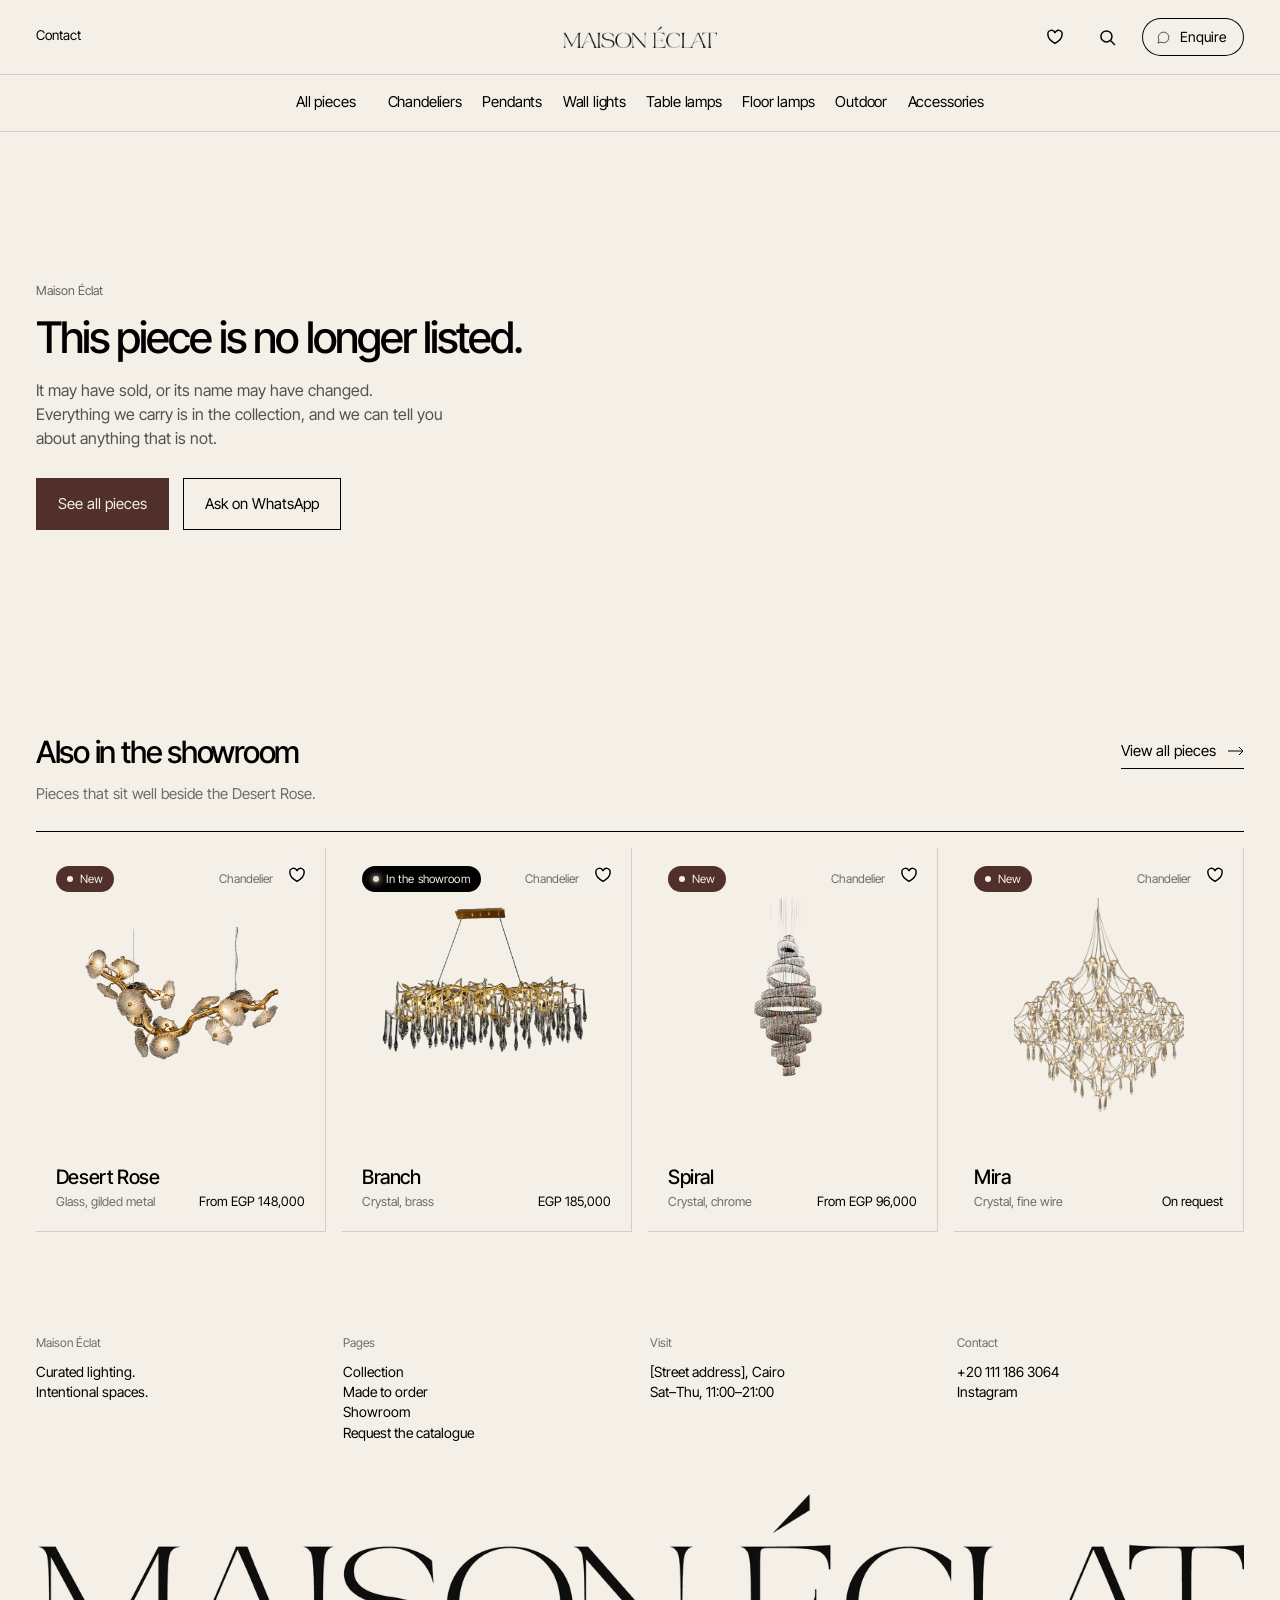
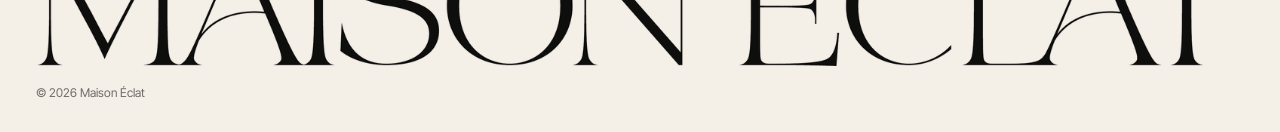
<file: docs/piece.html>
<!DOCTYPE html>
<html lang="en">
<head>
<meta charset="utf-8"/>
<meta content="width=device-width, initial-scale=1" name="viewport"/>
<title>A piece | Maison Éclat</title>
<meta content="A piece from Maison Éclat, Cairo." name="description"/><meta property="og:type" content="website"/><meta property="og:site_name" content="Maison Éclat"/><meta property="og:title" content="A piece | Maison Éclat"/><meta property="og:description" content="A piece from Maison Éclat, Cairo."/><meta property="og:image" content="https://fadyfouad0.github.io/maisoneclatwebsite/assets/ba7bd4a4912631602a867c2ac174a03a.jpg"/><meta name="twitter:card" content="summary_large_image"/>
<link href="favicon-32.png" rel="icon" sizes="32x32" type="image/png"/>
<link href="favicon.svg" rel="icon" type="image/svg+xml"/>
<link href="favicon-512.png" rel="icon" sizes="512x512" type="image/png"/>
<link href="favicon-180.png" rel="apple-touch-icon" sizes="180x180"/>
<meta content="#E5D9C8" name="theme-color"/>
<link href="https://fonts.googleapis.com" rel="preconnect"/>
<link crossorigin="" href="https://fonts.gstatic.com" rel="preconnect"/>
<link href="https://fonts.googleapis.com/css2?family=Inter+Tight:ital,wght@0,300;0,400;0,500;0,600;1,400&amp;display=swap" rel="stylesheet"/>
<link href="site.css" rel="stylesheet"/>
<script>window.BASE="";</script>
</head>
<body class="has-phone">
<div class="d3" data-dc-tpl="13" data-page="piece">
<header class="sh-bar px">
<div class="nv nv-cold"><div class="nv-top px"><div class="nv-u nv-u1"><button aria-expanded="false" aria-label="Open the menu" class="nb-mb" type="button"><i aria-hidden="true"></i><i aria-hidden="true"></i></button><a class="nv-ul" href="showroom.html">Contact</a></div><a aria-label="Maison Éclat, home" class="nv-wm" href="index.html"><span class="wm" style="width: 160px;"></span></a><div class="nv-u nv-u2"><button aria-expanded="false" aria-label="Show your saved pieces" class="nb-sv" type="button"><svg aria-hidden="true" fill="none" height="18" stroke="currentColor" stroke-width="1.3" viewbox="0 0 16 16" width="18"><path d="M8 13.6S1.7 9.9 1.7 5.9A3.15 3.15 0 0 1 8 4.6a3.15 3.15 0 0 1 6.3 1.3c0 4-6.3 7.7-6.3 7.7z"></path></svg><sup><span class="sc-interp">0</span></sup></button><button aria-label="Search the collection" class="nb-i nv-si" type="button"><svg aria-hidden="true" fill="none" height="17" stroke="currentColor" stroke-width="1.4" viewbox="0 0 16 16" width="17"><circle cx="7" cy="7" r="5.2"></circle><path d="M10.8 10.8 15 15"></path></svg></button><a class="nb-cta" href="https://wa.me/201111863064?text=Hello%20Maison%20%C3%89clat%2C%20I%20have%20a%20question%20about%20a%20piece." rel="noopener" target="_blank"><svg aria-hidden="true" class="wam" fill="none" height="15" stroke="currentColor" stroke-width="1.5" viewbox="0 0 24 24" width="15"><path d="M3 21l1.7-5A8.5 8.5 0 1 1 8 19.3z"></path></svg><span>Enquire</span></a></div></div><div class="nv-row px"><nav aria-label="Collection" class="nv-ls"><a class="nv-b nv-b2" href="collection.html">All pieces</a><span class="nv-i"><a class="nv-b" href="chandeliers.html">Chandeliers</a><div class="nv-p"><div class="nv-pw px"><div class="nv-col"><span class="nv-k">Collections</span><a href="chandeliers.html#classic">Classic collection</a><a href="chandeliers.html#modern">Modern collection</a><a href="chandeliers.html#glass">Glass collection</a></div><div class="nv-col"><span class="nv-k">Pieces</span><a class="nv-pl" href="piece.html?p=desert-rose">Desert Rose</a><a class="nv-pl" href="piece.html?p=branch">Branch</a><a class="nv-pl" href="piece.html?p=spiral">Spiral</a><a class="nv-pl" href="piece.html?p=waterfall-column">Waterfall Column</a><a class="nv-all" href="chandeliers.html"><span>All chandeliers</span><svg aria-hidden="true" fill="none" height="10" stroke="currentColor" viewbox="0 0 16 10" width="16"><path d="M0 5h15M11 1l4 4-4 4"></path></svg></a></div><div class="nv-pv"><a class="nv-c def" href="piece.html?p=desert-rose"><span class="nv-sm"><img alt="Desert Rose" src="assets/161d7544adaf3555a5c7c3f9e8e49911.webp" loading="lazy" decoding="async"/></span><span class="nv-sx"><span class="nv-sk">The statement piece</span><b>Desert Rose</b><em>Glass, gilded metal</em><span class="nv-sp">From EGP 148,000</span></span></a><a class="nv-c nvpv" href="piece.html?p=desert-rose"><span class="nv-sm"><img alt="Desert Rose" src="assets/161d7544adaf3555a5c7c3f9e8e49911.webp" loading="lazy" decoding="async"/></span><span class="nv-sx"><span class="nv-sk">See the piece</span><b>Desert Rose</b><em>Glass, gilded metal</em><span class="nv-sp">From EGP 148,000</span></span></a><a class="nv-c nvpv" href="piece.html?p=branch"><span class="nv-sm"><img alt="Branch" src="assets/2b227a72a7ec6e00573e0648a656e3c6.webp" loading="lazy" decoding="async"/></span><span class="nv-sx"><span class="nv-sk">See the piece</span><b>Branch</b><em>Crystal, brass</em><span class="nv-sp">EGP 185,000</span></span></a><a class="nv-c nvpv" href="piece.html?p=spiral"><span class="nv-sm"><img alt="Spiral" src="assets/7345e2e78b6c7c5b1e20e24486b006a8.webp" loading="lazy" decoding="async"/></span><span class="nv-sx"><span class="nv-sk">See the piece</span><b>Spiral</b><em>Crystal, chrome</em><span class="nv-sp">From EGP 96,000</span></span></a><a class="nv-c nvpv" href="piece.html?p=waterfall-column"><span class="nv-sm"><img alt="Waterfall Column" src="assets/e0e13a2b151fdf653414b2777e8ae5de.webp" loading="lazy" decoding="async"/></span><span class="nv-sx"><span class="nv-sk">See the piece</span><b>Waterfall Column</b><em>Crystal</em><span class="nv-sp">On request</span></span></a></div></div></div></span><span class="nv-i"><a class="nv-b" href="pendants.html">Pendants</a><div class="nv-p"><div class="nv-pw px two"><div class="nv-col"><span class="nv-k">Pieces</span><a class="nv-pl" href="piece.html?p=prism">Prism</a><a class="nv-pl" href="piece.html?p=evette">Evette</a><a class="nv-pl" href="piece.html?p=mirza">Mirza</a><a class="nv-pl" href="piece.html?p=lantern">Lantern</a><a class="nv-all" href="pendants.html"><span>All pendants</span><svg aria-hidden="true" fill="none" height="10" stroke="currentColor" viewbox="0 0 16 10" width="16"><path d="M0 5h15M11 1l4 4-4 4"></path></svg></a></div><div class="nv-pv"><a class="nv-c def" href="piece.html?p=prism"><span class="nv-sm"><img alt="Prism" src="assets/1299a019108e423f42d9e288007b2902.webp" loading="lazy" decoding="async"/></span><span class="nv-sx"><span class="nv-sk">The statement piece</span><b>Prism</b><em>Coloured crystal</em><span class="nv-sp">EGP 42,000</span></span></a><a class="nv-c nvpv" href="piece.html?p=prism"><span class="nv-sm"><img alt="Prism" src="assets/1299a019108e423f42d9e288007b2902.webp" loading="lazy" decoding="async"/></span><span class="nv-sx"><span class="nv-sk">See the piece</span><b>Prism</b><em>Coloured crystal</em><span class="nv-sp">EGP 42,000</span></span></a><a class="nv-c nvpv" href="piece.html?p=evette"><span class="nv-sm"><img alt="Evette" src="assets/e4f3b8eaede5a2e6843042b1c167b238.webp" loading="lazy" decoding="async"/></span><span class="nv-sx"><span class="nv-sk">See the piece</span><b>Evette</b><em>Smoked glass, brass</em><span class="nv-sp">EGP 16,800</span></span></a><a class="nv-c nvpv" href="piece.html?p=mirza"><span class="nv-sm"><img alt="Mirza" src="assets/44ac0b63d1808f04ef20f3b6501ed9cb.webp" loading="lazy" decoding="async"/></span><span class="nv-sx"><span class="nv-sk">See the piece</span><b>Mirza</b><em>Glass, wood</em><span class="nv-sp">On request</span></span></a><a class="nv-c nvpv" href="piece.html?p=lantern"><span class="nv-sm"><img alt="Lantern" src="assets/0bec61b82d9d845c0ccecc4bb3849c14.webp" loading="lazy" decoding="async"/></span><span class="nv-sx"><span class="nv-sk">See the piece</span><b>Lantern</b><em>Metal, opal glass</em><span class="nv-sp">EGP 11,200</span></span></a></div></div></div></span><span class="nv-i"><a class="nv-b" href="wall-lights.html">Wall lights</a><div class="nv-p"><div class="nv-pw px two"><div class="nv-col"><span class="nv-k">Pieces</span><a class="nv-pl" href="piece.html?p=stacked-alabaster">Stacked Alabaster</a><a class="nv-pl" href="piece.html?p=oval">Oval</a><a class="nv-pl" href="piece.html?p=petal">Petal</a><a class="nv-pl" href="piece.html?p=formosa">Formosa</a><a class="nv-all" href="wall-lights.html"><span>All wall lights</span><svg aria-hidden="true" fill="none" height="10" stroke="currentColor" viewbox="0 0 16 10" width="16"><path d="M0 5h15M11 1l4 4-4 4"></path></svg></a></div><div class="nv-pv"><a class="nv-c def" href="piece.html?p=stacked-alabaster"><span class="nv-sm"><img alt="Stacked Alabaster" src="assets/55c3eedc41c176a95378549bb8019d7a.webp" loading="lazy" decoding="async"/></span><span class="nv-sx"><span class="nv-sk">The statement piece</span><b>Stacked Alabaster</b><em>Alabaster, brass</em><span class="nv-sp">EGP 19,500</span></span></a><a class="nv-c nvpv" href="piece.html?p=stacked-alabaster"><span class="nv-sm"><img alt="Stacked Alabaster" src="assets/55c3eedc41c176a95378549bb8019d7a.webp" loading="lazy" decoding="async"/></span><span class="nv-sx"><span class="nv-sk">See the piece</span><b>Stacked Alabaster</b><em>Alabaster, brass</em><span class="nv-sp">EGP 19,500</span></span></a><a class="nv-c nvpv" href="piece.html?p=oval"><span class="nv-sm"><img alt="Oval" src="assets/8e643a083cf4c824cb2175f503297165.webp" loading="lazy" decoding="async"/></span><span class="nv-sx"><span class="nv-sk">See the piece</span><b>Oval</b><em>Alabaster</em><span class="nv-sp">EGP 21,000</span></span></a><a class="nv-c nvpv" href="piece.html?p=petal"><span class="nv-sm"><img alt="Petal" src="assets/286ad7222d1efd08d86ab4639a7570b2.webp" loading="lazy" decoding="async"/></span><span class="nv-sx"><span class="nv-sk">See the piece</span><b>Petal</b><em>Alabaster</em><span class="nv-sp">EGP 14,500</span></span></a><a class="nv-c nvpv" href="piece.html?p=formosa"><span class="nv-sm"><img alt="Formosa" src="assets/4733f0b7d663e05d6c4eee8dcdc4c944.webp" loading="lazy" decoding="async"/></span><span class="nv-sx"><span class="nv-sk">See the piece</span><b>Formosa</b><em>Marble, bronze</em><span class="nv-sp">EGP 24,000</span></span></a></div></div></div></span><span class="nv-i"><a class="nv-b" href="table-lamps.html">Table lamps</a><div class="nv-p"><div class="nv-pw px two"><div class="nv-col"><span class="nv-k">Pieces</span><a class="nv-pl" href="piece.html?p=mushroom">Mushroom</a><a class="nv-pl" href="piece.html?p=tivaro">Tivaro</a><a class="nv-pl" href="piece.html?p=crystal-waterfall">Crystal Waterfall</a><a class="nv-all" href="table-lamps.html"><span>All table lamps</span><svg aria-hidden="true" fill="none" height="10" stroke="currentColor" viewbox="0 0 16 10" width="16"><path d="M0 5h15M11 1l4 4-4 4"></path></svg></a></div><div class="nv-pv"><a class="nv-c def" href="piece.html?p=tivaro"><span class="nv-sm"><img alt="Tivaro" src="assets/2518200d46ae546dc89507ffa08bab92.webp" loading="lazy" decoding="async"/></span><span class="nv-sx"><span class="nv-sk">The statement piece</span><b>Tivaro</b><em>Travertine</em><span class="nv-sp">EGP 26,000</span></span></a><a class="nv-c nvpv" href="piece.html?p=mushroom"><span class="nv-sm"><img alt="Mushroom" src="assets/a6cf27a4dba06b9fb7057b75b2ebd129.webp" loading="lazy" decoding="async"/></span><span class="nv-sx"><span class="nv-sk">See the piece</span><b>Mushroom</b><em>Travertine, metal</em><span class="nv-sp">EGP 12,500</span></span></a><a class="nv-c nvpv" href="piece.html?p=tivaro"><span class="nv-sm"><img alt="Tivaro" src="assets/2518200d46ae546dc89507ffa08bab92.webp" loading="lazy" decoding="async"/></span><span class="nv-sx"><span class="nv-sk">See the piece</span><b>Tivaro</b><em>Travertine</em><span class="nv-sp">EGP 26,000</span></span></a><a class="nv-c nvpv" href="piece.html?p=crystal-waterfall"><span class="nv-sm"><img alt="Crystal Waterfall" src="assets/fa04153e085896e1be23d315075e6703.webp" loading="lazy" decoding="async"/></span><span class="nv-sx"><span class="nv-sk">See the piece</span><b>Crystal Waterfall</b><em>Crystal, chrome</em><span class="nv-sp">EGP 32,000</span></span></a></div></div></div></span><span class="nv-i"><a class="nv-b" href="floor-lamps.html">Floor lamps</a><div class="nv-p"><div class="nv-pw px two"><div class="nv-col"><span class="nv-k">Pieces</span><a class="nv-pl" href="piece.html?p=totem">Totem</a><a class="nv-all" href="floor-lamps.html"><span>All floor lamps</span><svg aria-hidden="true" fill="none" height="10" stroke="currentColor" viewbox="0 0 16 10" width="16"><path d="M0 5h15M11 1l4 4-4 4"></path></svg></a></div><div class="nv-pv"><a class="nv-c def" href="piece.html?p=totem"><span class="nv-sm"><img alt="Totem" src="assets/95cddb35463c74a8410fdbba63c231b1.webp" loading="lazy" decoding="async"/></span><span class="nv-sx"><span class="nv-sk">The statement piece</span><b>Totem</b><em>Alabaster</em><span class="nv-sp">EGP 58,000</span></span></a><a class="nv-c nvpv" href="piece.html?p=totem"><span class="nv-sm"><img alt="Totem" src="assets/95cddb35463c74a8410fdbba63c231b1.webp" loading="lazy" decoding="async"/></span><span class="nv-sx"><span class="nv-sk">See the piece</span><b>Totem</b><em>Alabaster</em><span class="nv-sp">EGP 58,000</span></span></a></div></div></div></span><span class="nv-i"><a class="nv-b" href="outdoor.html">Outdoor</a><div class="nv-p"><div class="nv-pw px two"><div class="nv-col"><span class="nv-k">Pieces</span><a class="nv-pl" href="piece.html?p=pebble">Pebble</a><a class="nv-all" href="outdoor.html"><span>All outdoor</span><svg aria-hidden="true" fill="none" height="10" stroke="currentColor" viewbox="0 0 16 10" width="16"><path d="M0 5h15M11 1l4 4-4 4"></path></svg></a></div><div class="nv-pv"><a class="nv-c def" href="piece.html?p=pebble"><span class="nv-sm"><img alt="Pebble" src="assets/7d35291b5eab7c91e36046d24f7003be.webp" loading="lazy" decoding="async"/></span><span class="nv-sx"><span class="nv-sk">The statement piece</span><b>Pebble</b><em>Stone composite</em><span class="nv-sp">EGP 9,800</span></span></a><a class="nv-c nvpv" href="piece.html?p=pebble"><span class="nv-sm"><img alt="Pebble" src="assets/7d35291b5eab7c91e36046d24f7003be.webp" loading="lazy" decoding="async"/></span><span class="nv-sx"><span class="nv-sk">See the piece</span><b>Pebble</b><em>Stone composite</em><span class="nv-sp">EGP 9,800</span></span></a></div></div></div></span><span class="nv-i"><a class="nv-b" href="accessories.html">Accessories</a><div class="nv-p"><div class="nv-pw px"><div class="nv-col"><span class="nv-k">Collections</span><a href="accessories.html">Bulbs</a><a href="accessories.html">Shades</a><a href="accessories.html">Dimmers and switches</a><a href="accessories.html">Ceiling roses</a><a href="accessories.html">Cords and cables</a></div><div class="nv-col"><span class="nv-k">Ask us</span><a href="https://wa.me/201111863064?text=Hello%20Maison%20%C3%89clat%2C%20I%20am%20looking%20for%20an%20accessory." target="_blank" rel="noopener">Tell us what you need</a><a class="nv-all" href="accessories.html"><span>All accessories</span><svg aria-hidden="true" fill="none" height="10" stroke="currentColor" viewbox="0 0 16 10" width="16"><path d="M0 5h15M11 1l4 4-4 4"></path></svg></a></div></div></div></span></nav></div></div>
</header>

<section aria-labelledby="pb-h" class="px seen">
<div class="crumb"><a href="index.html">Home</a><span>/</span><a href="collection.html">Collection</a><span>/</span><a href="collection.html">Chandeliers</a><span>/</span><b>Desert Rose</b></div>
<div class="pb-st" style="margin-top: 22px;">
<span aria-hidden="true" class="pb-cord"></span>
<img alt="Desert Rose chandelier" class="pb-l" src="assets/8eb5a50016f0941ad30b67f2dba96575.webp"/>
<div class="pb-s" style="left: 0px;"><span class="lb lb-new"><i aria-hidden="true"></i>New</span><span style="margin-top: 8px;">Chandelier · No. 014</span><b>Glass, gilded metal</b></div>
<div class="pb-s" style="right: 0px; text-align: right; align-items: flex-end;"><span>From</span><b style="font-size: 22px; font-weight: 500;">EGP 148,000</b></div>
<h1 class="pb-w" id="pb-h">Desert Rose<i aria-hidden="true"></i></h1>
</div>
</section>
<section class="px seen">
<div class="orow"><p class="ds">Glass petals, blown one by one, gathered on a gilded branch. Lit, it throws a soft, warm bloom across the ceiling.</p><div class="szw"><div class="lbl">Size</div><div aria-label="Size" class="szs" role="group"><button aria-pressed="true" class="sz" type="button"><span><span class="sc-interp">90 cm</span></span></button><button aria-pressed="false" class="sz" type="button"><span><span class="sc-interp">120 cm</span></span></button><button aria-pressed="false" class="sz" type="button"><span><span class="sc-interp">150 cm</span></span></button></div><p class="dm"><span class="sc-interp">90 × 70 cm drop · 9 lights</span></p><div class="lbl finlbl">Finish</div><div aria-label="Finish" class="fins" role="group"><button aria-label="Gilded brass" aria-pressed="true" class="fin" type="button"><i aria-hidden="true" style="background: rgb(185, 151, 91);"></i></button><button aria-label="Champagne" aria-pressed="false" class="fin" type="button"><i aria-hidden="true" style="background: rgb(217, 198, 163);"></i></button><button aria-label="Antique brass" aria-pressed="false" class="fin" type="button"><i aria-hidden="true" style="background: rgb(140, 111, 69);"></i></button></div><p class="dm finN"><span class="sc-interp">Gilded brass</span></p></div><div class="c5"><span class="s"><span class="sc-interp">90 cm</span> · <span class="sc-interp">9 lights</span> · <span class="sc-interp">Gilded brass</span></span><span class="v"><span class="sc-interp">EGP 148,000</span></span>
<div class="fl"><span class="fl-k"><i aria-hidden="true"></i>On our floor now, lit</span><span class="fl-h">Saturday to Thursday, 11:00–21:00. No appointment. <a href="index.html#d3-show">See it at the showroom</a></span></div>
<div class="c5-b"><a class="d3-btn arr" href="https://wa.me/201111863064?text=Hello%20Maison%20%C3%89clat%2C%20I%20am%20interested%20in%20the%20Desert%20Rose%20chandelier%20(90%20cm%2C%20gilded%20brass)."><span><svg aria-hidden="true" class="wam" fill="none" height="15" stroke="currentColor" stroke-width="1.5" viewbox="0 0 24 24" width="15"><path d="M3 21l1.7-5A8.5 8.5 0 1 1 8 19.3z"></path></svg>Enquire</span><svg aria-hidden="true" fill="none" height="10" stroke="currentColor" viewbox="0 0 16 10" width="16"><path d="M0 5h15M11 1l4 4-4 4"></path></svg></a><button aria-pressed="false" class="d3-btn out pdp-sv" type="button"><span class="sv-ic"><svg aria-hidden="true" fill="none" height="16" stroke="currentColor" stroke-width="1.35" viewbox="0 0 16 16" width="16"><path d="M8 13.6S1.7 9.9 1.7 5.9A3.15 3.15 0 0 1 8 4.6a3.15 3.15 0 0 1 6.3 1.3c0 4-6.3 7.7-6.3 7.7z"></path></svg><i aria-hidden="true"></i></span><span><span class="sc-interp">Save this piece</span></span></button></div><span class="fn">Replies on WhatsApp within the hour</span></div></div>
<div class="specs"><div><span>Diameter</span><span><span class="sc-interp">90 cm</span></span></div><div><span>Drop</span><span>70 cm – 2 m, set on site</span></div><div><span>Material</span><span>Hand-blown glass, gilded metal</span></div><div><span>Finish</span><span><span class="sc-interp">Gilded brass, hand-polished</span></span></div><div><span>Light</span><span>G9 LED, 2700 K, dimmable</span></div><div><span>Lead time</span><span>3–5 days in Cairo</span></div></div>
<div class="pb-pics"><div class="gal"><img alt="The Desert Rose chandelier, lit" class="pd-room" src="assets/08678e18053df47d63132d088241079a.jpg" loading="lazy" decoding="async"/></div><div class="gal"><img alt="Detail of the glass petals on the gilded branch" class="pd-room" src="assets/a4b8b376e276896c95cb366ce54e6f5d.jpg" loading="lazy" decoding="async"/></div></div>
</section>
<section aria-labelledby="pp-rel-h" class="d3-sec px seen" id="pp-rel">
<div class="pr-h">
<h2 id="pp-rel-h"><span class="ln"><span>Also in the showroom</span></span></h2>
<a class="pr-all rv" href="collection.html" style="transition-delay: 0.2s;"><span>View all pieces</span><svg aria-hidden="true" fill="none" height="10" stroke="currentColor" viewbox="0 0 16 10" width="16"><path d="M0 5h15M11 1l4 4-4 4"></path></svg></a>
<p class="pr-sub rv">Pieces that sit well beside the Desert Rose.</p>
</div>
<div class="pr-g seen"><div class="pc-w"><a class="pc" href="piece.html?p=spiral" style="transition-delay: 0s;"><span class="pc-m"><span class="pc-t"><span class="lb lb-new"><i aria-hidden="true"></i>New</span><span>Chandelier</span></span><img alt="Spiral" src="assets/7345e2e78b6c7c5b1e20e24486b006a8.webp" style="transition-delay: 0s;" loading="lazy" decoding="async"/><span class="pc-go"><svg aria-hidden="true" fill="none" height="12" stroke="currentColor" stroke-width="1.3" viewbox="0 0 12 12" width="12"><path d="M2 10 10 2M4 2h6v6"></path></svg></span></span><span class="pc-b"><b>Spiral</b><em>From EGP 96,000</em></span></a><button aria-label="Save Spiral to your list" aria-pressed="false" class="sv-b" type="button"><svg aria-hidden="true" class="svm" fill="none" height="18" stroke="currentColor" stroke-width="1.3" viewbox="0 0 16 16" width="18"><path class="svh" d="M8 13.6S1.7 9.9 1.7 5.9A3.15 3.15 0 0 1 8 4.6a3.15 3.15 0 0 1 6.3 1.3c0 4-6.3 7.7-6.3 7.7z"></path></svg></button></div><div class="pc-w"><a class="pc" href="piece.html?p=branch" style="transition-delay: 0.07s;"><span class="pc-m"><span class="pc-t"><span class="lb lb-show"><i aria-hidden="true"></i>In the showroom</span><span>Chandelier</span></span><img alt="Branch" src="assets/2b227a72a7ec6e00573e0648a656e3c6.webp" style="transition-delay: 0.09s;" loading="lazy" decoding="async"/><span class="pc-go"><svg aria-hidden="true" fill="none" height="12" stroke="currentColor" stroke-width="1.3" viewbox="0 0 12 12" width="12"><path d="M2 10 10 2M4 2h6v6"></path></svg></span></span><span class="pc-b"><b>Branch</b><em>EGP 185,000</em></span></a><button aria-label="Save Branch to your list" aria-pressed="false" class="sv-b" type="button"><svg aria-hidden="true" class="svm" fill="none" height="18" stroke="currentColor" stroke-width="1.3" viewbox="0 0 16 16" width="18"><path class="svh" d="M8 13.6S1.7 9.9 1.7 5.9A3.15 3.15 0 0 1 8 4.6a3.15 3.15 0 0 1 6.3 1.3c0 4-6.3 7.7-6.3 7.7z"></path></svg></button></div><div class="pc-w"><a class="pc" href="piece.html?p=prism" style="transition-delay: 0.14s;"><span class="pc-m"><span class="pc-t"><span class="lb lb-show"><i aria-hidden="true"></i>In the showroom</span><span>Pendant</span></span><img alt="Prism" src="assets/1299a019108e423f42d9e288007b2902.webp" style="transition-delay: 0.18s;" loading="lazy" decoding="async"/><span class="pc-go"><svg aria-hidden="true" fill="none" height="12" stroke="currentColor" stroke-width="1.3" viewbox="0 0 12 12" width="12"><path d="M2 10 10 2M4 2h6v6"></path></svg></span></span><span class="pc-b"><b>Prism</b><em>EGP 42,000</em></span></a><button aria-label="Save Prism to your list" aria-pressed="false" class="sv-b" type="button"><svg aria-hidden="true" class="svm" fill="none" height="18" stroke="currentColor" stroke-width="1.3" viewbox="0 0 16 16" width="18"><path class="svh" d="M8 13.6S1.7 9.9 1.7 5.9A3.15 3.15 0 0 1 8 4.6a3.15 3.15 0 0 1 6.3 1.3c0 4-6.3 7.7-6.3 7.7z"></path></svg></button></div><div class="pc-w"><a class="pc" href="piece.html?p=formosa" style="transition-delay: 0.21s;"><span class="pc-m"><span class="pc-t"><span class="lb lb-show"><i aria-hidden="true"></i>In the showroom</span><span>Wall light</span></span><img alt="Formosa" src="assets/4733f0b7d663e05d6c4eee8dcdc4c944.webp" style="transition-delay: 0.27s;" loading="lazy" decoding="async"/><span class="pc-go"><svg aria-hidden="true" fill="none" height="12" stroke="currentColor" stroke-width="1.3" viewbox="0 0 12 12" width="12"><path d="M2 10 10 2M4 2h6v6"></path></svg></span></span><span class="pc-b"><b>Formosa</b><em>EGP 24,000</em></span></a><button aria-label="Save Formosa to your list" aria-pressed="false" class="sv-b" type="button"><svg aria-hidden="true" class="svm" fill="none" height="18" stroke="currentColor" stroke-width="1.3" viewbox="0 0 16 16" width="18"><path class="svh" d="M8 13.6S1.7 9.9 1.7 5.9A3.15 3.15 0 0 1 8 4.6a3.15 3.15 0 0 1 6.3 1.3c0 4-6.3 7.7-6.3 7.7z"></path></svg></button></div></div>
</section>
<footer class="d3-foot px seen" id="d3-foot">
<div class="d3-foot-t rv"><div><h4>Maison Éclat</h4><p>Curated lighting.<br/>Intentional spaces.</p></div><div><h4>Pages</h4><p><a href="collection.html">Collection</a><br/><a href="collection.html#made-to-order">Made to order</a><br/><a href="showroom.html">Showroom</a><br/><a href="https://wa.me/201111863064?text=Hello%20Maison%20%C3%89clat%2C%20please%20send%20me%20the%202026%20catalogue.">Request the catalogue</a></p></div><div><h4>Visit</h4><p>[Street address], Cairo<br/>Sat–Thu, 11:00–21:00</p></div><div><h4>Contact</h4><p><a href="tel:+201111863064">+20 111 186 3064</a><br/>Instagram</p></div></div>
<div class="d3-wmw"><span class="wm" style="width: 100%; color: rgb(0, 0, 0);"></span></div>
<div class="d3-base"><span>© 2026 Maison Éclat</span></div>
</footer>
</div>
<div class="ph" data-dc-tpl="13" data-page="piece"><div class="bar bar-l"><button aria-label="Open the menu" class="ic" type="button"><svg aria-hidden="true" fill="none" height="12" stroke="currentColor" stroke-width="1.5" viewbox="0 0 19 12" width="19"><path d="M0 1h19M0 11h19"></path></svg></button><span class="wm" style="width: 124px;"></span><span class="acts"><button aria-label="Search the collection" class="ic" type="button"><svg aria-hidden="true" fill="none" height="18" stroke="currentColor" stroke-width="1.3" viewbox="0 0 18 18" width="18"><circle cx="8" cy="8" r="6"></circle><path d="M12.4 12.4 17 17"></path></svg></button><button aria-label="Saved pieces" class="ic" type="button"><svg aria-hidden="true" fill="none" height="18" stroke="currentColor" stroke-width="1.3" viewbox="0 0 16 16" width="18"><path d="M8 13.6S1.7 9.9 1.7 5.9A3.15 3.15 0 0 1 8 4.6a3.15 3.15 0 0 1 6.3 1.3c0 4-6.3 7.7-6.3 7.7z"></path></svg></button></span></div><div class="cb"><a href="index.html">Home</a><span>/</span><a href="collection.html">Collection</a><span>/</span><a href="chandeliers.html">Chandeliers</a><span>/</span><b>Desert Rose</b></div><div class="gal"><img alt="The Desert Rose chandelier" class="cut on" src="assets/8eb5a50016f0941ad30b67f2dba96575.webp" loading="lazy" decoding="async"/><img alt="Desert Rose lit in a room" class="room" src="assets/08678e18053df47d63132d088241079a.jpg" loading="lazy" decoding="async"/><img alt="A detail of the glass petals" class="room" src="assets/a4b8b376e276896c95cb366ce54e6f5d.jpg" loading="lazy" decoding="async"/><button aria-label="Save Desert Rose" class="gal-sv" type="button"><svg aria-hidden="true" fill="none" height="18" stroke="currentColor" stroke-width="1.3" viewbox="0 0 16 16" width="18"><path d="M8 13.6S1.7 9.9 1.7 5.9A3.15 3.15 0 0 1 8 4.6a3.15 3.15 0 0 1 6.3 1.3c0 4-6.3 7.7-6.3 7.7z"></path></svg></button><div aria-label="Choose a view" class="gal-d" role="group"><button aria-label="The piece" aria-pressed="true" class="gal-dot" type="button"></button><button aria-label="Lit in a room" aria-pressed="false" class="gal-dot" type="button"></button><button aria-label="A detail" aria-pressed="false" class="gal-dot" type="button"></button></div></div><div class="pk"><div class="pk-k"><span class="pk-lb">New</span><span>Chandelier · No. 014</span></div><h1>Desert Rose</h1><span class="pk-mat">Glass, gilded metal</span><div class="pk-pr"><b>From EGP 148,000</b></div><p>Glass petals, blown one by one, gathered on a gilded branch. Lit, it throws a soft, warm bloom across the ceiling.</p></div><div class="opt"><div class="opt-k"><span>Size</span></div><div aria-label="Size" class="szs" role="group"><button aria-pressed="true" class="sz" type="button"><span>90 cm</span></button><button aria-pressed="false" class="sz" type="button"><span>120 cm</span></button><button aria-pressed="false" class="sz" type="button"><span>150 cm</span></button></div><p class="dims">90 × 70 cm drop · 9 lights</p></div><div class="opt"><div class="opt-k"><span>Finish</span><em>Gilded brass</em></div><div aria-label="Finish" class="fins" role="group"><button aria-label="Gilded brass" aria-pressed="true" class="fin" type="button"><i aria-hidden="true" style="background: rgb(185, 151, 91);"></i></button><button aria-label="Champagne" aria-pressed="false" class="fin" type="button"><i aria-hidden="true" style="background: rgb(217, 198, 163);"></i></button><button aria-label="Antique brass" aria-pressed="false" class="fin" type="button"><i aria-hidden="true" style="background: rgb(140, 111, 69);"></i></button></div></div><div class="pbuy"><div class="pfl"><span class="pfl-k"><i aria-hidden="true"></i>On our floor now, lit</span><span class="pfl-h">Saturday to Thursday, 11:00–21:00. No appointment.</span></div><a class="btn" href="https://wa.me/201111863064"><span><svg aria-hidden="true" class="wam" fill="none" height="15" stroke="currentColor" stroke-width="1.5" viewbox="0 0 24 24" width="15"><path d="M3 21l1.7-5A8.5 8.5 0 1 1 8 19.3z"></path></svg>Enquire about this piece</span></a><button class="btn out pdp-sv" type="button"><span>Save this piece</span></button><p class="fine">Replies on WhatsApp within the hour</p></div><div class="spx"><div class="spx-r"><span>Diameter</span><p>90 cm</p></div><div class="spx-r"><span>Drop</span><p>70 cm to 2 m, set on site</p></div><div class="spx-r"><span>Material</span><p>Hand-blown glass, gilded metal</p></div><div class="spx-r"><span>Finish</span><p>Gilded brass, hand-polished</p></div><div class="spx-r"><span>Light</span><p>G9 LED, 2700 K, dimmable</p></div><div class="spx-r"><span>Lead time</span><p>3 to 5 days in Cairo</p></div></div><section aria-labelledby="s-rel" class="sec seen"><div class="sh"><h2 id="s-rel">Also in the showroom</h2></div><div class="g2"><a class="pc" href="piece.html?p=spiral"><span class="pc-m"><span class="pc-lb">New</span><button aria-label="Save Spiral" class="pc-sv" type="button"><span><svg aria-hidden="true" class="svm" fill="none" height="18" stroke="currentColor" stroke-width="1.3" viewbox="0 0 16 16" width="18"><path class="svh" d="M8 13.6S1.7 9.9 1.7 5.9A3.15 3.15 0 0 1 8 4.6a3.15 3.15 0 0 1 6.3 1.3c0 4-6.3 7.7-6.3 7.7z"></path></svg></span></button><img alt="Spiral" src="assets/7345e2e78b6c7c5b1e20e24486b006a8.webp" loading="lazy" decoding="async"/></span><span class="pc-t"><b>Spiral</b><em>Chandelier</em></span><span class="pc-p">From EGP 96,000</span></a><a class="pc" href="piece.html?p=branch"><span class="pc-m"><span class="pc-lb">In the showroom</span><button aria-label="Save Branch" class="pc-sv" type="button"><span><svg aria-hidden="true" class="svm" fill="none" height="18" stroke="currentColor" stroke-width="1.3" viewbox="0 0 16 16" width="18"><path class="svh" d="M8 13.6S1.7 9.9 1.7 5.9A3.15 3.15 0 0 1 8 4.6a3.15 3.15 0 0 1 6.3 1.3c0 4-6.3 7.7-6.3 7.7z"></path></svg></span></button><img alt="Branch" src="assets/2b227a72a7ec6e00573e0648a656e3c6.webp" loading="lazy" decoding="async"/></span><span class="pc-t"><b>Branch</b><em>Chandelier</em></span><span class="pc-p">EGP 185,000</span></a><a class="pc" href="piece.html?p=prism"><span class="pc-m"><span class="pc-lb">In the showroom</span><button aria-label="Save Prism" class="pc-sv" type="button"><span><svg aria-hidden="true" class="svm" fill="none" height="18" stroke="currentColor" stroke-width="1.3" viewbox="0 0 16 16" width="18"><path class="svh" d="M8 13.6S1.7 9.9 1.7 5.9A3.15 3.15 0 0 1 8 4.6a3.15 3.15 0 0 1 6.3 1.3c0 4-6.3 7.7-6.3 7.7z"></path></svg></span></button><img alt="Prism" src="assets/1299a019108e423f42d9e288007b2902.webp" loading="lazy" decoding="async"/></span><span class="pc-t"><b>Prism</b><em>Pendant</em></span><span class="pc-p">EGP 42,000</span></a><a class="pc" href="piece.html?p=formosa"><span class="pc-m"><span class="pc-lb">In the showroom</span><button aria-label="Save Formosa" class="pc-sv" type="button"><span><svg aria-hidden="true" class="svm" fill="none" height="18" stroke="currentColor" stroke-width="1.3" viewbox="0 0 16 16" width="18"><path class="svh" d="M8 13.6S1.7 9.9 1.7 5.9A3.15 3.15 0 0 1 8 4.6a3.15 3.15 0 0 1 6.3 1.3c0 4-6.3 7.7-6.3 7.7z"></path></svg></span></button><img alt="Formosa" src="assets/4733f0b7d663e05d6c4eee8dcdc4c944.webp" loading="lazy" decoding="async"/></span><span class="pc-t"><b>Formosa</b><em>Wall light</em></span><span class="pc-p">EGP 24,000</span></a></div><div class="sec-f"><a class="btn out" href="collection.html"><span>See all pieces</span></a></div></section><section aria-labelledby="s-vs" class="vs seen"><div class="vs-ph"><img alt="The showroom front at night, lit from inside" src="assets/04d29e2bd0bf024ecdc8126327efef15.jpg" loading="lazy" decoding="async"/></div><div class="vs-in"><span class="vs-open"><i aria-hidden="true"></i>Open now, until 21:00</span><h2 id="s-vs">Visit the showroom.</h2><p>Every piece we carry is switched on, full size. A photograph cannot show you how a lamp warms a room.</p><div class="vs-r"><span>[Street address], Cairo</span><span>Saturday to Thursday, 11:00–21:00. No appointment.</span></div><a class="btn lt" href="https://www.google.com/maps/search/?api=1&amp;query=Maison%20%C3%89clat%20Cairo"><span>Get directions</span></a></div></section><footer class="ft"><div class="ft-g"><div><h4>Pages</h4><p><a href="collection.html">Collection</a><br/><a href="showroom.html">Showroom</a><br/><a href="showroom.html">Contact</a><br/><a href="https://wa.me/201111863064?text=Hello%20Maison%20%C3%89clat%2C%20please%20send%20me%20the%202026%20catalogue." target="_blank" rel="noopener">Request the catalogue</a></p></div><div><h4>Contact</h4><p><a href="tel:+201111863064">+20 111 186 3064</a><br/>[hello@maisoneclat.eg]<br/>Instagram</p></div></div><div class="ft-wm"><span class="wm" style="width: 100%; color: rgb(0, 0, 0);"></span></div><div class="ft-b"><span>© 2026 Maison Éclat</span><span>Cairo</span></div></footer></div>
<template id="t-card-d"><div class="d3-cw"><a class="d3-cell" href="collection.html"><span class="t"><span class="lb lb-new"><i aria-hidden="true"></i><span><span class="sc-interp">New</span></span></span><span><span class="sc-interp">Chandelier</span></span></span><img alt="Desert Rose" src="assets/161d7544adaf3555a5c7c3f9e8e49911.webp" loading="lazy" decoding="async"/><span class="go"><svg aria-hidden="true" fill="none" height="12" stroke="currentColor" stroke-width="1.3" viewbox="0 0 12 12" width="12"><path d="M2 10 10 2M4 2h6v6"></path></svg></span><span class="b"><span><b><span class="sc-interp">Desert Rose</span></b><small><span class="sc-interp">Glass, gilded metal</span></small></span><em><span class="sc-interp">From EGP 148,000</span></em></span></a><button aria-label="Save Desert Rose to your list" aria-pressed="false" class="sv-b" type="button"><svg aria-hidden="true" class="svm" fill="none" height="18" stroke="currentColor" stroke-width="1.3" viewbox="0 0 16 16" width="18"><path class="svh" d="M8 13.6S1.7 9.9 1.7 5.9A3.15 3.15 0 0 1 8 4.6a3.15 3.15 0 0 1 6.3 1.3c0 4-6.3 7.7-6.3 7.7z"></path></svg></button></div></template>
<template id="t-card-p"><a class="pc" href="piece.html?p=desert-rose"><span class="pc-m"><span class="pc-lb">New</span><button aria-label="Save Desert Rose" class="pc-sv" type="button"><span><svg aria-hidden="true" class="svm" fill="none" height="18" stroke="currentColor" stroke-width="1.3" viewbox="0 0 16 16" width="18"><path class="svh" d="M8 13.6S1.7 9.9 1.7 5.9A3.15 3.15 0 0 1 8 4.6a3.15 3.15 0 0 1 6.3 1.3c0 4-6.3 7.7-6.3 7.7z"></path></svg></span></button><img alt="Desert Rose" src="assets/161d7544adaf3555a5c7c3f9e8e49911.webp" loading="lazy" decoding="async"/></span><span class="pc-t"><b>Desert Rose</b><em>Chandelier</em></span><span class="pc-p">From EGP 148,000</span></a></template>
<div aria-hidden="true" class="mn">
<div class="mn-top px"><a aria-label="Maison Éclat, home" class="mn-wm" href="index.html"><span class="wm" style="width: 136px;"></span></a><button aria-label="Close the menu" class="mn-x" type="button"><i aria-hidden="true"></i><i aria-hidden="true"></i></button></div>
<div class="mn-in px">
<div class="mn-cols">
<div class="mn-main"><span class="mn-k">Collection</span>
<div class="mn-rs-w"><div class="mn-r"><a class="mn-rn" href="chandeliers.html"><span>Chandeliers</span><svg aria-hidden="true" fill="none" height="12" stroke="currentColor" stroke-width="1.3" viewbox="0 0 12 12" width="12"><path d="M2 10 10 2M4 2h6v6"></path></svg></a><span class="mn-rs"><a href="chandeliers.html#classic">Classic collection</a><a href="chandeliers.html#modern">Modern collection</a><a href="chandeliers.html#glass">Glass collection</a></span></div><div class="mn-r"><a class="mn-rn" href="pendants.html"><span>Pendants</span><svg aria-hidden="true" fill="none" height="12" stroke="currentColor" stroke-width="1.3" viewbox="0 0 12 12" width="12"><path d="M2 10 10 2M4 2h6v6"></path></svg></a><span class="mn-rs"></span></div><div class="mn-r"><a class="mn-rn" href="wall-lights.html"><span>Wall lights</span><svg aria-hidden="true" fill="none" height="12" stroke="currentColor" stroke-width="1.3" viewbox="0 0 12 12" width="12"><path d="M2 10 10 2M4 2h6v6"></path></svg></a><span class="mn-rs"></span></div><div class="mn-r"><a class="mn-rn" href="table-lamps.html"><span>Table lamps</span><svg aria-hidden="true" fill="none" height="12" stroke="currentColor" stroke-width="1.3" viewbox="0 0 12 12" width="12"><path d="M2 10 10 2M4 2h6v6"></path></svg></a><span class="mn-rs"></span></div><div class="mn-r"><a class="mn-rn" href="floor-lamps.html"><span>Floor lamps</span><svg aria-hidden="true" fill="none" height="12" stroke="currentColor" stroke-width="1.3" viewbox="0 0 12 12" width="12"><path d="M2 10 10 2M4 2h6v6"></path></svg></a><span class="mn-rs"></span></div><div class="mn-r"><a class="mn-rn" href="outdoor.html"><span>Outdoor</span><svg aria-hidden="true" fill="none" height="12" stroke="currentColor" stroke-width="1.3" viewbox="0 0 12 12" width="12"><path d="M2 10 10 2M4 2h6v6"></path></svg></a><span class="mn-rs"></span></div><div class="mn-r"><a class="mn-rn" href="accessories.html"><span>Accessories</span><svg aria-hidden="true" fill="none" height="12" stroke="currentColor" stroke-width="1.3" viewbox="0 0 12 12" width="12"><path d="M2 10 10 2M4 2h6v6"></path></svg></a><span class="mn-rs"><a href="accessories.html">Bulbs</a><a href="accessories.html">Shades</a><a href="accessories.html">Dimmers and switches</a><a href="accessories.html">Ceiling roses</a><a href="accessories.html">Cords and cables</a></span></div></div>
<a class="mn-all" href="collection.html"><span>Every piece</span><svg aria-hidden="true" fill="none" height="10" stroke="currentColor" viewbox="0 0 16 10" width="16"><path d="M0 5h15M11 1l4 4-4 4"></path></svg></a>
</div>
<div class="mn-side">
<span class="mn-k">Visit</span>
<p class="mn-ad">[Street address]<br/>Cairo, Egypt<br/>Saturday to Thursday, [11am–9pm]</p>
<a class="mn-lk" href="index.html#d3-show"><span>See it at the showroom</span><svg aria-hidden="true" fill="none" height="10" stroke="currentColor" viewbox="0 0 16 10" width="16"><path d="M0 5h15M11 1l4 4-4 4"></path></svg></a>
<span class="mn-k mn-k2">Reach us</span>
<a class="mn-lk" href="showroom.html"><span>Contact</span><svg aria-hidden="true" fill="none" height="10" stroke="currentColor" viewbox="0 0 16 10" width="16"><path d="M0 5h15M11 1l4 4-4 4"></path></svg></a>
<a class="mn-lk" href="tel:+201111863064"><span>+20 111 186 3064</span></a>
<a class="d3-btn mn-wa" href="https://wa.me/201111863064?text=Hello%20Maison%20%C3%89clat%2C%20I%20have%20a%20question%20about%20a%20piece." rel="noopener" target="_blank"><svg aria-hidden="true" class="wam" fill="none" height="15" stroke="currentColor" stroke-width="1.5" viewbox="0 0 24 24" width="15"><path d="M3 21l1.7-5A8.5 8.5 0 1 1 8 19.3z"></path></svg><span>Enquire</span><svg aria-hidden="true" fill="none" height="10" stroke="currentColor" viewbox="0 0 16 10" width="16"><path d="M0 5h15M11 1l4 4-4 4"></path></svg></a>
</div>
</div>
</div>
</div><div aria-live="polite" class="sv-bar none">
<div class="sv-head"><button class="sv-tog" type="button"><b><span class="sc-interp">0</span></b><span><span class="sc-interp">Saved pieces</span></span><svg aria-hidden="true" class="sv-cv" fill="none" height="11" stroke="currentColor" stroke-width="1.4" viewbox="0 0 12 12" width="11"><path d="M2.5 7.5 6 4l3.5 3.5"></path></svg></button><a class="sv-go" href="https://wa.me/201111863064?text=Hello%20Maison%20%C3%89clat%2C%20I%20have%20a%20few%20pieces%20saved%3A%20.%20Could%20you%20send%20me%20sizes%2C%20finishes%20and%20what%20is%20on%20the%20floor%3F" rel="noopener" target="_blank"><svg aria-hidden="true" class="wam" fill="none" height="15" stroke="currentColor" stroke-width="1.5" viewbox="0 0 24 24" width="15"><path d="M3 21l1.7-5A8.5 8.5 0 1 1 8 19.3z"></path></svg><span>Enquire about your list</span><svg aria-hidden="true" fill="none" height="10" stroke="currentColor" viewbox="0 0 16 10" width="16"><path d="M0 5h15M11 1l4 4-4 4"></path></svg></a></div>
<div class="sv-list"><div class="sv-empty">Nothing saved yet. The heart on any piece keeps it here, ready to send over.</div>
<div class="sv-foot"><button class="sv-clear" type="button"><span>Clear the list</span></button><span class="sv-note">We will reply on WhatsApp with photos, sizes and what is on the floor.</span></div>
</div>
</div><script defer="" src="site.js"></script>
</body>
</html>
</file>
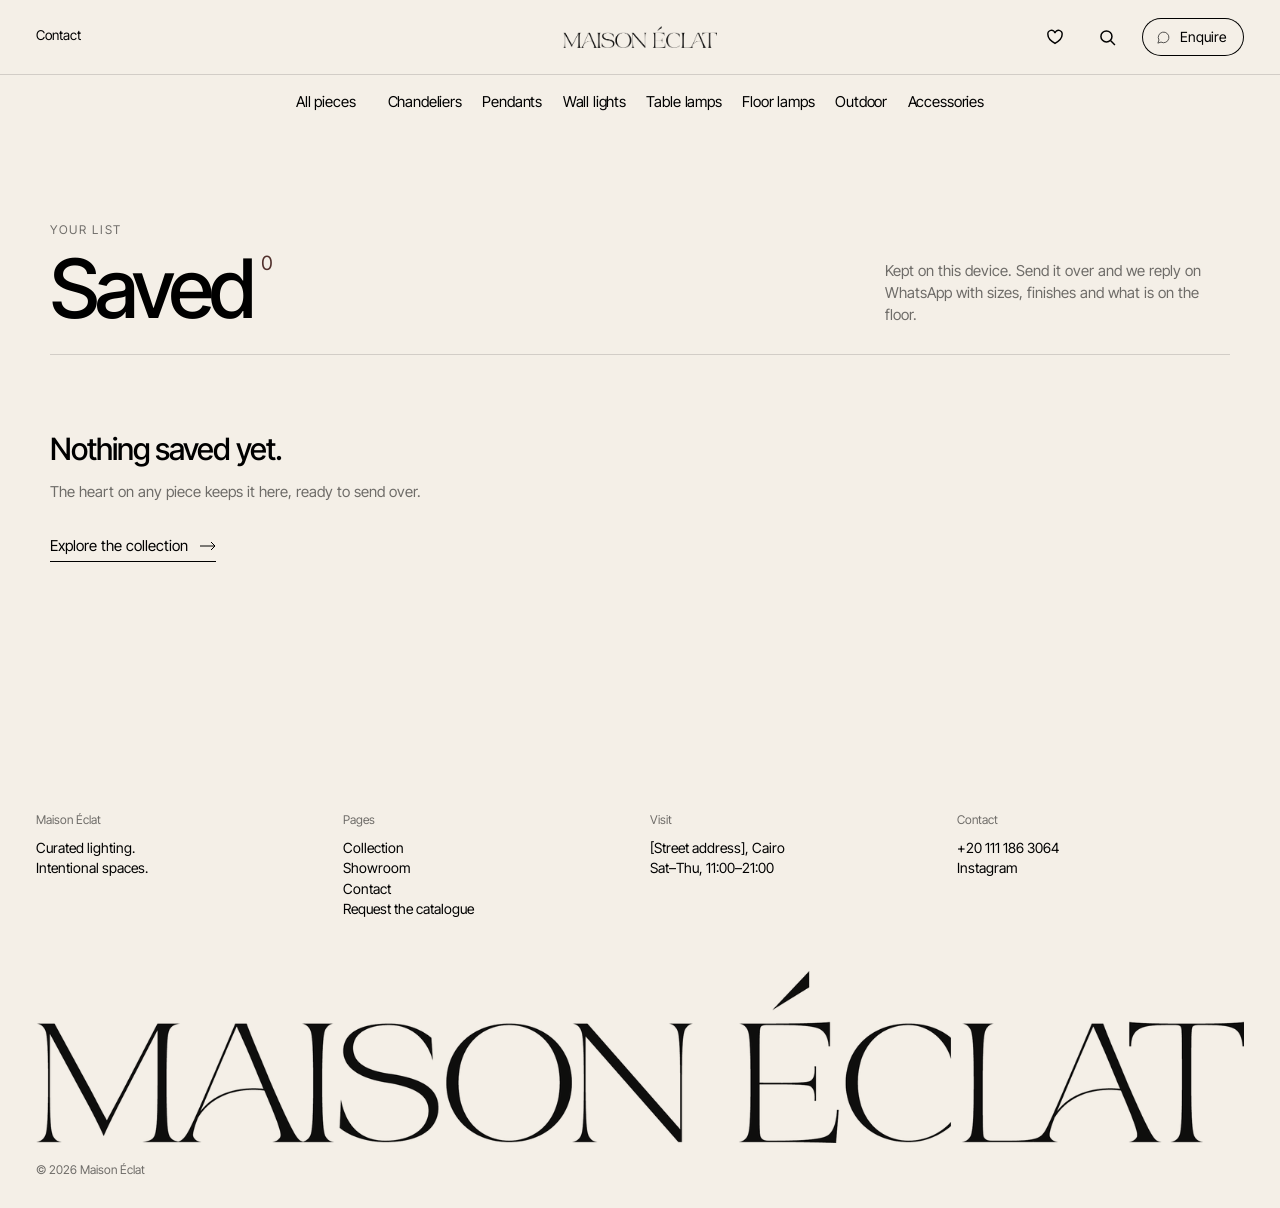
<file: docs/saved.html>
<!DOCTYPE html>
<html lang="en">
<head>
<meta charset="utf-8"/>
<meta content="width=device-width, initial-scale=1" name="viewport"/>
<title>Saved pieces | Maison Éclat</title>
<meta name="robots" content="noindex"/>
<meta content="The pieces you saved at Maison Éclat, ready to send over or see at the showroom." name="description"/><meta property="og:type" content="website"/><meta property="og:site_name" content="Maison Éclat"/><meta property="og:title" content="Saved pieces | Maison Éclat"/><meta property="og:description" content="The pieces you saved at Maison Éclat, ready to send over or see at the showroom."/><meta property="og:image" content="https://fadyfouad0.github.io/maisoneclatwebsite/assets/ba7bd4a4912631602a867c2ac174a03a.jpg"/><meta name="twitter:card" content="summary_large_image"/>
<link href="favicon-32.png" rel="icon" sizes="32x32" type="image/png"/>
<link href="favicon.svg" rel="icon" type="image/svg+xml"/>
<link href="favicon-512.png" rel="icon" sizes="512x512" type="image/png"/>
<link href="favicon-180.png" rel="apple-touch-icon" sizes="180x180"/>
<meta content="#E5D9C8" name="theme-color"/>
<link href="https://fonts.googleapis.com" rel="preconnect"/>
<link crossorigin="" href="https://fonts.gstatic.com" rel="preconnect"/>
<link href="https://fonts.googleapis.com/css2?family=Inter+Tight:ital,wght@0,300;0,400;0,500;0,600;1,400&amp;display=swap" rel="stylesheet"/>
<link href="site.css" rel="stylesheet"/>
<script>window.BASE="";</script>
</head>
<body class="">
<div class="d3" data-dc-tpl="13" data-page="saved">
<header class="sh-bar px">
<div class="nv nv-cold"><div class="nv-top px"><div class="nv-u nv-u1"><button aria-expanded="false" aria-label="Open the menu" class="nb-mb" type="button"><i aria-hidden="true"></i><i aria-hidden="true"></i></button><a class="nv-ul" href="showroom.html">Contact</a></div><a aria-label="Maison Éclat, home" class="nv-wm" href="index.html"><span class="wm" style="width: 160px;"></span></a><div class="nv-u nv-u2"><button aria-expanded="false" aria-label="Show your saved pieces" class="nb-sv" type="button"><svg aria-hidden="true" fill="none" height="18" stroke="currentColor" stroke-width="1.3" viewbox="0 0 16 16" width="18"><path d="M8 13.6S1.7 9.9 1.7 5.9A3.15 3.15 0 0 1 8 4.6a3.15 3.15 0 0 1 6.3 1.3c0 4-6.3 7.7-6.3 7.7z"></path></svg><sup><span class="sc-interp">0</span></sup></button><button aria-label="Search the collection" class="nb-i nv-si" type="button"><svg aria-hidden="true" fill="none" height="17" stroke="currentColor" stroke-width="1.4" viewbox="0 0 16 16" width="17"><circle cx="7" cy="7" r="5.2"></circle><path d="M10.8 10.8 15 15"></path></svg></button><a class="nb-cta" href="https://wa.me/201111863064?text=Hello%20Maison%20%C3%89clat%2C%20I%20have%20a%20question%20about%20a%20piece." rel="noopener" target="_blank"><svg aria-hidden="true" class="wam" fill="none" height="15" stroke="currentColor" stroke-width="1.5" viewbox="0 0 24 24" width="15"><path d="M3 21l1.7-5A8.5 8.5 0 1 1 8 19.3z"></path></svg><span>Enquire</span></a></div></div><div class="nv-row px"><nav aria-label="Collection" class="nv-ls"><a class="nv-b nv-b2" href="collection.html">All pieces</a><span class="nv-i"><a class="nv-b" href="chandeliers.html">Chandeliers</a><div class="nv-p"><div class="nv-pw px"><div class="nv-col"><span class="nv-k">Collections</span><a href="chandeliers.html#classic">Classic collection</a><a href="chandeliers.html#modern">Modern collection</a><a href="chandeliers.html#glass">Glass collection</a></div><div class="nv-col"><span class="nv-k">Pieces</span><a class="nv-pl" href="piece.html?p=desert-rose">Desert Rose</a><a class="nv-pl" href="piece.html?p=branch">Branch</a><a class="nv-pl" href="piece.html?p=spiral">Spiral</a><a class="nv-pl" href="piece.html?p=waterfall-column">Waterfall Column</a><a class="nv-all" href="chandeliers.html"><span>All chandeliers</span><svg aria-hidden="true" fill="none" height="10" stroke="currentColor" viewbox="0 0 16 10" width="16"><path d="M0 5h15M11 1l4 4-4 4"></path></svg></a></div><div class="nv-pv"><a class="nv-c def" href="piece.html?p=desert-rose"><span class="nv-sm"><img alt="Desert Rose" src="assets/161d7544adaf3555a5c7c3f9e8e49911.webp" loading="lazy" decoding="async"/></span><span class="nv-sx"><span class="nv-sk">The statement piece</span><b>Desert Rose</b><em>Glass, gilded metal</em><span class="nv-sp">From EGP 148,000</span></span></a><a class="nv-c nvpv" href="piece.html?p=desert-rose"><span class="nv-sm"><img alt="Desert Rose" src="assets/161d7544adaf3555a5c7c3f9e8e49911.webp" loading="lazy" decoding="async"/></span><span class="nv-sx"><span class="nv-sk">See the piece</span><b>Desert Rose</b><em>Glass, gilded metal</em><span class="nv-sp">From EGP 148,000</span></span></a><a class="nv-c nvpv" href="piece.html?p=branch"><span class="nv-sm"><img alt="Branch" src="assets/2b227a72a7ec6e00573e0648a656e3c6.webp" loading="lazy" decoding="async"/></span><span class="nv-sx"><span class="nv-sk">See the piece</span><b>Branch</b><em>Crystal, brass</em><span class="nv-sp">EGP 185,000</span></span></a><a class="nv-c nvpv" href="piece.html?p=spiral"><span class="nv-sm"><img alt="Spiral" src="assets/7345e2e78b6c7c5b1e20e24486b006a8.webp" loading="lazy" decoding="async"/></span><span class="nv-sx"><span class="nv-sk">See the piece</span><b>Spiral</b><em>Crystal, chrome</em><span class="nv-sp">From EGP 96,000</span></span></a><a class="nv-c nvpv" href="piece.html?p=waterfall-column"><span class="nv-sm"><img alt="Waterfall Column" src="assets/e0e13a2b151fdf653414b2777e8ae5de.webp" loading="lazy" decoding="async"/></span><span class="nv-sx"><span class="nv-sk">See the piece</span><b>Waterfall Column</b><em>Crystal</em><span class="nv-sp">On request</span></span></a></div></div></div></span><span class="nv-i"><a class="nv-b" href="pendants.html">Pendants</a><div class="nv-p"><div class="nv-pw px two"><div class="nv-col"><span class="nv-k">Pieces</span><a class="nv-pl" href="piece.html?p=prism">Prism</a><a class="nv-pl" href="piece.html?p=evette">Evette</a><a class="nv-pl" href="piece.html?p=mirza">Mirza</a><a class="nv-pl" href="piece.html?p=lantern">Lantern</a><a class="nv-all" href="pendants.html"><span>All pendants</span><svg aria-hidden="true" fill="none" height="10" stroke="currentColor" viewbox="0 0 16 10" width="16"><path d="M0 5h15M11 1l4 4-4 4"></path></svg></a></div><div class="nv-pv"><a class="nv-c def" href="piece.html?p=prism"><span class="nv-sm"><img alt="Prism" src="assets/1299a019108e423f42d9e288007b2902.webp" loading="lazy" decoding="async"/></span><span class="nv-sx"><span class="nv-sk">The statement piece</span><b>Prism</b><em>Coloured crystal</em><span class="nv-sp">EGP 42,000</span></span></a><a class="nv-c nvpv" href="piece.html?p=prism"><span class="nv-sm"><img alt="Prism" src="assets/1299a019108e423f42d9e288007b2902.webp" loading="lazy" decoding="async"/></span><span class="nv-sx"><span class="nv-sk">See the piece</span><b>Prism</b><em>Coloured crystal</em><span class="nv-sp">EGP 42,000</span></span></a><a class="nv-c nvpv" href="piece.html?p=evette"><span class="nv-sm"><img alt="Evette" src="assets/e4f3b8eaede5a2e6843042b1c167b238.webp" loading="lazy" decoding="async"/></span><span class="nv-sx"><span class="nv-sk">See the piece</span><b>Evette</b><em>Smoked glass, brass</em><span class="nv-sp">EGP 16,800</span></span></a><a class="nv-c nvpv" href="piece.html?p=mirza"><span class="nv-sm"><img alt="Mirza" src="assets/44ac0b63d1808f04ef20f3b6501ed9cb.webp" loading="lazy" decoding="async"/></span><span class="nv-sx"><span class="nv-sk">See the piece</span><b>Mirza</b><em>Glass, wood</em><span class="nv-sp">On request</span></span></a><a class="nv-c nvpv" href="piece.html?p=lantern"><span class="nv-sm"><img alt="Lantern" src="assets/0bec61b82d9d845c0ccecc4bb3849c14.webp" loading="lazy" decoding="async"/></span><span class="nv-sx"><span class="nv-sk">See the piece</span><b>Lantern</b><em>Metal, opal glass</em><span class="nv-sp">EGP 11,200</span></span></a></div></div></div></span><span class="nv-i"><a class="nv-b" href="wall-lights.html">Wall lights</a><div class="nv-p"><div class="nv-pw px two"><div class="nv-col"><span class="nv-k">Pieces</span><a class="nv-pl" href="piece.html?p=stacked-alabaster">Stacked Alabaster</a><a class="nv-pl" href="piece.html?p=oval">Oval</a><a class="nv-pl" href="piece.html?p=petal">Petal</a><a class="nv-pl" href="piece.html?p=formosa">Formosa</a><a class="nv-all" href="wall-lights.html"><span>All wall lights</span><svg aria-hidden="true" fill="none" height="10" stroke="currentColor" viewbox="0 0 16 10" width="16"><path d="M0 5h15M11 1l4 4-4 4"></path></svg></a></div><div class="nv-pv"><a class="nv-c def" href="piece.html?p=stacked-alabaster"><span class="nv-sm"><img alt="Stacked Alabaster" src="assets/55c3eedc41c176a95378549bb8019d7a.webp" loading="lazy" decoding="async"/></span><span class="nv-sx"><span class="nv-sk">The statement piece</span><b>Stacked Alabaster</b><em>Alabaster, brass</em><span class="nv-sp">EGP 19,500</span></span></a><a class="nv-c nvpv" href="piece.html?p=stacked-alabaster"><span class="nv-sm"><img alt="Stacked Alabaster" src="assets/55c3eedc41c176a95378549bb8019d7a.webp" loading="lazy" decoding="async"/></span><span class="nv-sx"><span class="nv-sk">See the piece</span><b>Stacked Alabaster</b><em>Alabaster, brass</em><span class="nv-sp">EGP 19,500</span></span></a><a class="nv-c nvpv" href="piece.html?p=oval"><span class="nv-sm"><img alt="Oval" src="assets/8e643a083cf4c824cb2175f503297165.webp" loading="lazy" decoding="async"/></span><span class="nv-sx"><span class="nv-sk">See the piece</span><b>Oval</b><em>Alabaster</em><span class="nv-sp">EGP 21,000</span></span></a><a class="nv-c nvpv" href="piece.html?p=petal"><span class="nv-sm"><img alt="Petal" src="assets/286ad7222d1efd08d86ab4639a7570b2.webp" loading="lazy" decoding="async"/></span><span class="nv-sx"><span class="nv-sk">See the piece</span><b>Petal</b><em>Alabaster</em><span class="nv-sp">EGP 14,500</span></span></a><a class="nv-c nvpv" href="piece.html?p=formosa"><span class="nv-sm"><img alt="Formosa" src="assets/4733f0b7d663e05d6c4eee8dcdc4c944.webp" loading="lazy" decoding="async"/></span><span class="nv-sx"><span class="nv-sk">See the piece</span><b>Formosa</b><em>Marble, bronze</em><span class="nv-sp">EGP 24,000</span></span></a></div></div></div></span><span class="nv-i"><a class="nv-b" href="table-lamps.html">Table lamps</a><div class="nv-p"><div class="nv-pw px two"><div class="nv-col"><span class="nv-k">Pieces</span><a class="nv-pl" href="piece.html?p=mushroom">Mushroom</a><a class="nv-pl" href="piece.html?p=tivaro">Tivaro</a><a class="nv-pl" href="piece.html?p=crystal-waterfall">Crystal Waterfall</a><a class="nv-all" href="table-lamps.html"><span>All table lamps</span><svg aria-hidden="true" fill="none" height="10" stroke="currentColor" viewbox="0 0 16 10" width="16"><path d="M0 5h15M11 1l4 4-4 4"></path></svg></a></div><div class="nv-pv"><a class="nv-c def" href="piece.html?p=tivaro"><span class="nv-sm"><img alt="Tivaro" src="assets/2518200d46ae546dc89507ffa08bab92.webp" loading="lazy" decoding="async"/></span><span class="nv-sx"><span class="nv-sk">The statement piece</span><b>Tivaro</b><em>Travertine</em><span class="nv-sp">EGP 26,000</span></span></a><a class="nv-c nvpv" href="piece.html?p=mushroom"><span class="nv-sm"><img alt="Mushroom" src="assets/a6cf27a4dba06b9fb7057b75b2ebd129.webp" loading="lazy" decoding="async"/></span><span class="nv-sx"><span class="nv-sk">See the piece</span><b>Mushroom</b><em>Travertine, metal</em><span class="nv-sp">EGP 12,500</span></span></a><a class="nv-c nvpv" href="piece.html?p=tivaro"><span class="nv-sm"><img alt="Tivaro" src="assets/2518200d46ae546dc89507ffa08bab92.webp" loading="lazy" decoding="async"/></span><span class="nv-sx"><span class="nv-sk">See the piece</span><b>Tivaro</b><em>Travertine</em><span class="nv-sp">EGP 26,000</span></span></a><a class="nv-c nvpv" href="piece.html?p=crystal-waterfall"><span class="nv-sm"><img alt="Crystal Waterfall" src="assets/fa04153e085896e1be23d315075e6703.webp" loading="lazy" decoding="async"/></span><span class="nv-sx"><span class="nv-sk">See the piece</span><b>Crystal Waterfall</b><em>Crystal, chrome</em><span class="nv-sp">EGP 32,000</span></span></a></div></div></div></span><span class="nv-i"><a class="nv-b" href="floor-lamps.html">Floor lamps</a><div class="nv-p"><div class="nv-pw px two"><div class="nv-col"><span class="nv-k">Pieces</span><a class="nv-pl" href="piece.html?p=totem">Totem</a><a class="nv-all" href="floor-lamps.html"><span>All floor lamps</span><svg aria-hidden="true" fill="none" height="10" stroke="currentColor" viewbox="0 0 16 10" width="16"><path d="M0 5h15M11 1l4 4-4 4"></path></svg></a></div><div class="nv-pv"><a class="nv-c def" href="piece.html?p=totem"><span class="nv-sm"><img alt="Totem" src="assets/95cddb35463c74a8410fdbba63c231b1.webp" loading="lazy" decoding="async"/></span><span class="nv-sx"><span class="nv-sk">The statement piece</span><b>Totem</b><em>Alabaster</em><span class="nv-sp">EGP 58,000</span></span></a><a class="nv-c nvpv" href="piece.html?p=totem"><span class="nv-sm"><img alt="Totem" src="assets/95cddb35463c74a8410fdbba63c231b1.webp" loading="lazy" decoding="async"/></span><span class="nv-sx"><span class="nv-sk">See the piece</span><b>Totem</b><em>Alabaster</em><span class="nv-sp">EGP 58,000</span></span></a></div></div></div></span><span class="nv-i"><a class="nv-b" href="outdoor.html">Outdoor</a><div class="nv-p"><div class="nv-pw px two"><div class="nv-col"><span class="nv-k">Pieces</span><a class="nv-pl" href="piece.html?p=pebble">Pebble</a><a class="nv-all" href="outdoor.html"><span>All outdoor</span><svg aria-hidden="true" fill="none" height="10" stroke="currentColor" viewbox="0 0 16 10" width="16"><path d="M0 5h15M11 1l4 4-4 4"></path></svg></a></div><div class="nv-pv"><a class="nv-c def" href="piece.html?p=pebble"><span class="nv-sm"><img alt="Pebble" src="assets/7d35291b5eab7c91e36046d24f7003be.webp" loading="lazy" decoding="async"/></span><span class="nv-sx"><span class="nv-sk">The statement piece</span><b>Pebble</b><em>Stone composite</em><span class="nv-sp">EGP 9,800</span></span></a><a class="nv-c nvpv" href="piece.html?p=pebble"><span class="nv-sm"><img alt="Pebble" src="assets/7d35291b5eab7c91e36046d24f7003be.webp" loading="lazy" decoding="async"/></span><span class="nv-sx"><span class="nv-sk">See the piece</span><b>Pebble</b><em>Stone composite</em><span class="nv-sp">EGP 9,800</span></span></a></div></div></div></span><span class="nv-i"><a class="nv-b" href="accessories.html">Accessories</a><div class="nv-p"><div class="nv-pw px"><div class="nv-col"><span class="nv-k">Collections</span><a href="accessories.html">Bulbs</a><a href="accessories.html">Shades</a><a href="accessories.html">Dimmers and switches</a><a href="accessories.html">Ceiling roses</a><a href="accessories.html">Cords and cables</a></div><div class="nv-col"><span class="nv-k">Ask us</span><a href="https://wa.me/201111863064?text=Hello%20Maison%20%C3%89clat%2C%20I%20am%20looking%20for%20an%20accessory." target="_blank" rel="noopener">Tell us what you need</a><a class="nv-all" href="accessories.html"><span>All accessories</span><svg aria-hidden="true" fill="none" height="10" stroke="currentColor" viewbox="0 0 16 10" width="16"><path d="M0 5h15M11 1l4 4-4 4"></path></svg></a></div></div></div></span></nav></div></div>
</header>
<section aria-labelledby="svp-h" class="px svp">
<div class="svp-top">
<div><span class="svp-k">Your list</span><h1 id="svp-h"><span class="svp-ti">Saved</span> <sup class="svp-c" data-saved-count="">0</sup></h1></div>
<p class="svp-note">Kept on this device. Send it over and we reply on WhatsApp with sizes, finishes and what is on the floor.</p>
</div>
<div class="svp-shared" hidden=""><p>A list someone shared with you.</p><button class="svp-keep" type="button">Save all to my list</button></div>
<ol class="svp-list" aria-label="Saved pieces"></ol>
<div class="svp-empty" hidden=""><p class="svp-e1">Nothing saved yet.</p><p class="svp-e2">The heart on any piece keeps it here, ready to send over.</p><a class="svp-ln" href="collection.html"><span>Explore the collection</span><svg aria-hidden="true" fill="none" height="10" stroke="currentColor" viewbox="0 0 16 10" width="16"><path d="M0 5h15M11 1l4 4-4 4"></path></svg></a></div>
<div class="svp-act">
<a class="d3-btn svp-wa" href="https://wa.me/201111863064" rel="noopener" target="_blank"><span>Ask about these pieces</span><svg aria-hidden="true" fill="none" height="10" stroke="currentColor" viewbox="0 0 16 10" width="16"><path d="M0 5h15M11 1l4 4-4 4"></path></svg></a>
<button class="svp-ln svp-share" type="button"><span>Copy a link to this list</span></button>
<a class="svp-ln" href="showroom.html"><span>See them at the showroom</span></a>
<button class="svp-clear" type="button">Clear the list</button>
</div>
<p class="svp-copied" role="status" aria-live="polite"></p>
</section>
<footer class="d3-foot px seen" id="d3-foot">
<div class="d3-foot-t rv"><div><h4>Maison Éclat</h4><p>Curated lighting.<br/>Intentional spaces.</p></div><div><h4>Pages</h4><p><a href="collection.html">Collection</a><br/>Showroom<br/><a href="showroom.html">Contact</a><br/><a href="https://wa.me/201111863064?text=Hello%20Maison%20%C3%89clat%2C%20please%20send%20me%20the%202026%20catalogue.">Request the catalogue</a></p></div><div><h4>Visit</h4><p>[Street address], Cairo<br/>Sat–Thu, 11:00–21:00</p></div><div><h4>Contact</h4><p><a href="tel:+201111863064">+20 111 186 3064</a><br/>Instagram</p></div></div>
<div class="d3-wmw"><span class="wm" style="width: 100%; color: rgb(0, 0, 0);"></span></div>
<div class="d3-base"><span>© 2026 Maison Éclat</span></div>
</footer>

</div>
<template id="t-card-d"><div class="d3-cw"><a class="d3-cell" href="collection.html"><span class="t"><span class="lb lb-new"><i aria-hidden="true"></i><span><span class="sc-interp">New</span></span></span><span><span class="sc-interp">Chandelier</span></span></span><img alt="Desert Rose" src="assets/161d7544adaf3555a5c7c3f9e8e49911.webp" loading="lazy" decoding="async"/><span class="go"><svg aria-hidden="true" fill="none" height="12" stroke="currentColor" stroke-width="1.3" viewbox="0 0 12 12" width="12"><path d="M2 10 10 2M4 2h6v6"></path></svg></span><span class="b"><span><b><span class="sc-interp">Desert Rose</span></b><small><span class="sc-interp">Glass, gilded metal</span></small></span><em><span class="sc-interp">From EGP 148,000</span></em></span></a><button aria-label="Save Desert Rose to your list" aria-pressed="false" class="sv-b" type="button"><svg aria-hidden="true" class="svm" fill="none" height="18" stroke="currentColor" stroke-width="1.3" viewbox="0 0 16 16" width="18"><path class="svh" d="M8 13.6S1.7 9.9 1.7 5.9A3.15 3.15 0 0 1 8 4.6a3.15 3.15 0 0 1 6.3 1.3c0 4-6.3 7.7-6.3 7.7z"></path></svg></button></div></template>
<template id="t-card-p"><a class="pc" href="piece.html?p=desert-rose"><span class="pc-m"><span class="pc-lb">New</span><button aria-label="Save Desert Rose" class="pc-sv" type="button"><span><svg aria-hidden="true" class="svm" fill="none" height="18" stroke="currentColor" stroke-width="1.3" viewbox="0 0 16 16" width="18"><path class="svh" d="M8 13.6S1.7 9.9 1.7 5.9A3.15 3.15 0 0 1 8 4.6a3.15 3.15 0 0 1 6.3 1.3c0 4-6.3 7.7-6.3 7.7z"></path></svg></span></button><img alt="Desert Rose" src="assets/161d7544adaf3555a5c7c3f9e8e49911.webp" loading="lazy" decoding="async"/></span><span class="pc-t"><b>Desert Rose</b><em>Chandelier</em></span><span class="pc-p">From EGP 148,000</span></a></template>
<div aria-hidden="true" class="mn">
<div class="mn-top px"><a aria-label="Maison Éclat, home" class="mn-wm" href="index.html"><span class="wm" style="width: 136px;"></span></a><button aria-label="Close the menu" class="mn-x" type="button"><i aria-hidden="true"></i><i aria-hidden="true"></i></button></div>
<div class="mn-in px">
<div class="mn-cols">
<div class="mn-main"><span class="mn-k">Collection</span>
<div class="mn-rs-w"><div class="mn-r"><a class="mn-rn" href="chandeliers.html"><span>Chandeliers</span><svg aria-hidden="true" fill="none" height="12" stroke="currentColor" stroke-width="1.3" viewbox="0 0 12 12" width="12"><path d="M2 10 10 2M4 2h6v6"></path></svg></a><span class="mn-rs"><a href="chandeliers.html#classic">Classic collection</a><a href="chandeliers.html#modern">Modern collection</a><a href="chandeliers.html#glass">Glass collection</a></span></div><div class="mn-r"><a class="mn-rn" href="pendants.html"><span>Pendants</span><svg aria-hidden="true" fill="none" height="12" stroke="currentColor" stroke-width="1.3" viewbox="0 0 12 12" width="12"><path d="M2 10 10 2M4 2h6v6"></path></svg></a><span class="mn-rs"></span></div><div class="mn-r"><a class="mn-rn" href="wall-lights.html"><span>Wall lights</span><svg aria-hidden="true" fill="none" height="12" stroke="currentColor" stroke-width="1.3" viewbox="0 0 12 12" width="12"><path d="M2 10 10 2M4 2h6v6"></path></svg></a><span class="mn-rs"></span></div><div class="mn-r"><a class="mn-rn" href="table-lamps.html"><span>Table lamps</span><svg aria-hidden="true" fill="none" height="12" stroke="currentColor" stroke-width="1.3" viewbox="0 0 12 12" width="12"><path d="M2 10 10 2M4 2h6v6"></path></svg></a><span class="mn-rs"></span></div><div class="mn-r"><a class="mn-rn" href="floor-lamps.html"><span>Floor lamps</span><svg aria-hidden="true" fill="none" height="12" stroke="currentColor" stroke-width="1.3" viewbox="0 0 12 12" width="12"><path d="M2 10 10 2M4 2h6v6"></path></svg></a><span class="mn-rs"></span></div><div class="mn-r"><a class="mn-rn" href="outdoor.html"><span>Outdoor</span><svg aria-hidden="true" fill="none" height="12" stroke="currentColor" stroke-width="1.3" viewbox="0 0 12 12" width="12"><path d="M2 10 10 2M4 2h6v6"></path></svg></a><span class="mn-rs"></span></div><div class="mn-r"><a class="mn-rn" href="accessories.html"><span>Accessories</span><svg aria-hidden="true" fill="none" height="12" stroke="currentColor" stroke-width="1.3" viewbox="0 0 12 12" width="12"><path d="M2 10 10 2M4 2h6v6"></path></svg></a><span class="mn-rs"><a href="accessories.html">Bulbs</a><a href="accessories.html">Shades</a><a href="accessories.html">Dimmers and switches</a><a href="accessories.html">Ceiling roses</a><a href="accessories.html">Cords and cables</a></span></div></div>
<a class="mn-all" href="collection.html"><span>Every piece</span><svg aria-hidden="true" fill="none" height="10" stroke="currentColor" viewbox="0 0 16 10" width="16"><path d="M0 5h15M11 1l4 4-4 4"></path></svg></a>
</div>
<div class="mn-side">
<span class="mn-k">Visit</span>
<p class="mn-ad">[Street address]<br/>Cairo, Egypt<br/>Saturday to Thursday, [11am–9pm]</p>
<a class="mn-lk" href="index.html#d3-show"><span>See it at the showroom</span><svg aria-hidden="true" fill="none" height="10" stroke="currentColor" viewbox="0 0 16 10" width="16"><path d="M0 5h15M11 1l4 4-4 4"></path></svg></a>
<span class="mn-k mn-k2">Reach us</span>
<a class="mn-lk" href="showroom.html"><span>Contact</span><svg aria-hidden="true" fill="none" height="10" stroke="currentColor" viewbox="0 0 16 10" width="16"><path d="M0 5h15M11 1l4 4-4 4"></path></svg></a>
<a class="mn-lk" href="tel:+201111863064"><span>+20 111 186 3064</span></a>
<a class="d3-btn mn-wa" href="https://wa.me/201111863064?text=Hello%20Maison%20%C3%89clat%2C%20I%20have%20a%20question%20about%20a%20piece." rel="noopener" target="_blank"><svg aria-hidden="true" class="wam" fill="none" height="15" stroke="currentColor" stroke-width="1.5" viewbox="0 0 24 24" width="15"><path d="M3 21l1.7-5A8.5 8.5 0 1 1 8 19.3z"></path></svg><span>Enquire</span><svg aria-hidden="true" fill="none" height="10" stroke="currentColor" viewbox="0 0 16 10" width="16"><path d="M0 5h15M11 1l4 4-4 4"></path></svg></a>
</div>
</div>
</div>
</div><div aria-live="polite" class="sv-bar none">
<div class="sv-head"><button class="sv-tog" type="button"><b><span class="sc-interp">0</span></b><span><span class="sc-interp">Saved pieces</span></span><svg aria-hidden="true" class="sv-cv" fill="none" height="11" stroke="currentColor" stroke-width="1.4" viewbox="0 0 12 12" width="11"><path d="M2.5 7.5 6 4l3.5 3.5"></path></svg></button><a class="sv-go" href="https://wa.me/201111863064?text=Hello%20Maison%20%C3%89clat%2C%20I%20have%20a%20question%20about%20a%20piece." rel="noopener" target="_blank"><svg aria-hidden="true" class="wam" fill="none" height="15" stroke="currentColor" stroke-width="1.5" viewbox="0 0 24 24" width="15"><path d="M3 21l1.7-5A8.5 8.5 0 1 1 8 19.3z"></path></svg><span>Enquire about your list</span><svg aria-hidden="true" fill="none" height="10" stroke="currentColor" viewbox="0 0 16 10" width="16"><path d="M0 5h15M11 1l4 4-4 4"></path></svg></a></div>
<div class="sv-list"><div class="sv-empty">Nothing saved yet. The heart on any piece keeps it here, ready to send over.</div>
<div class="sv-foot"><button class="sv-clear" type="button"><span>Clear the list</span></button><span class="sv-note">We will reply on WhatsApp with photos, sizes and what is on the floor.</span></div>
</div>
</div><script defer="" src="site.js"></script>
</body>
</html>
</file>
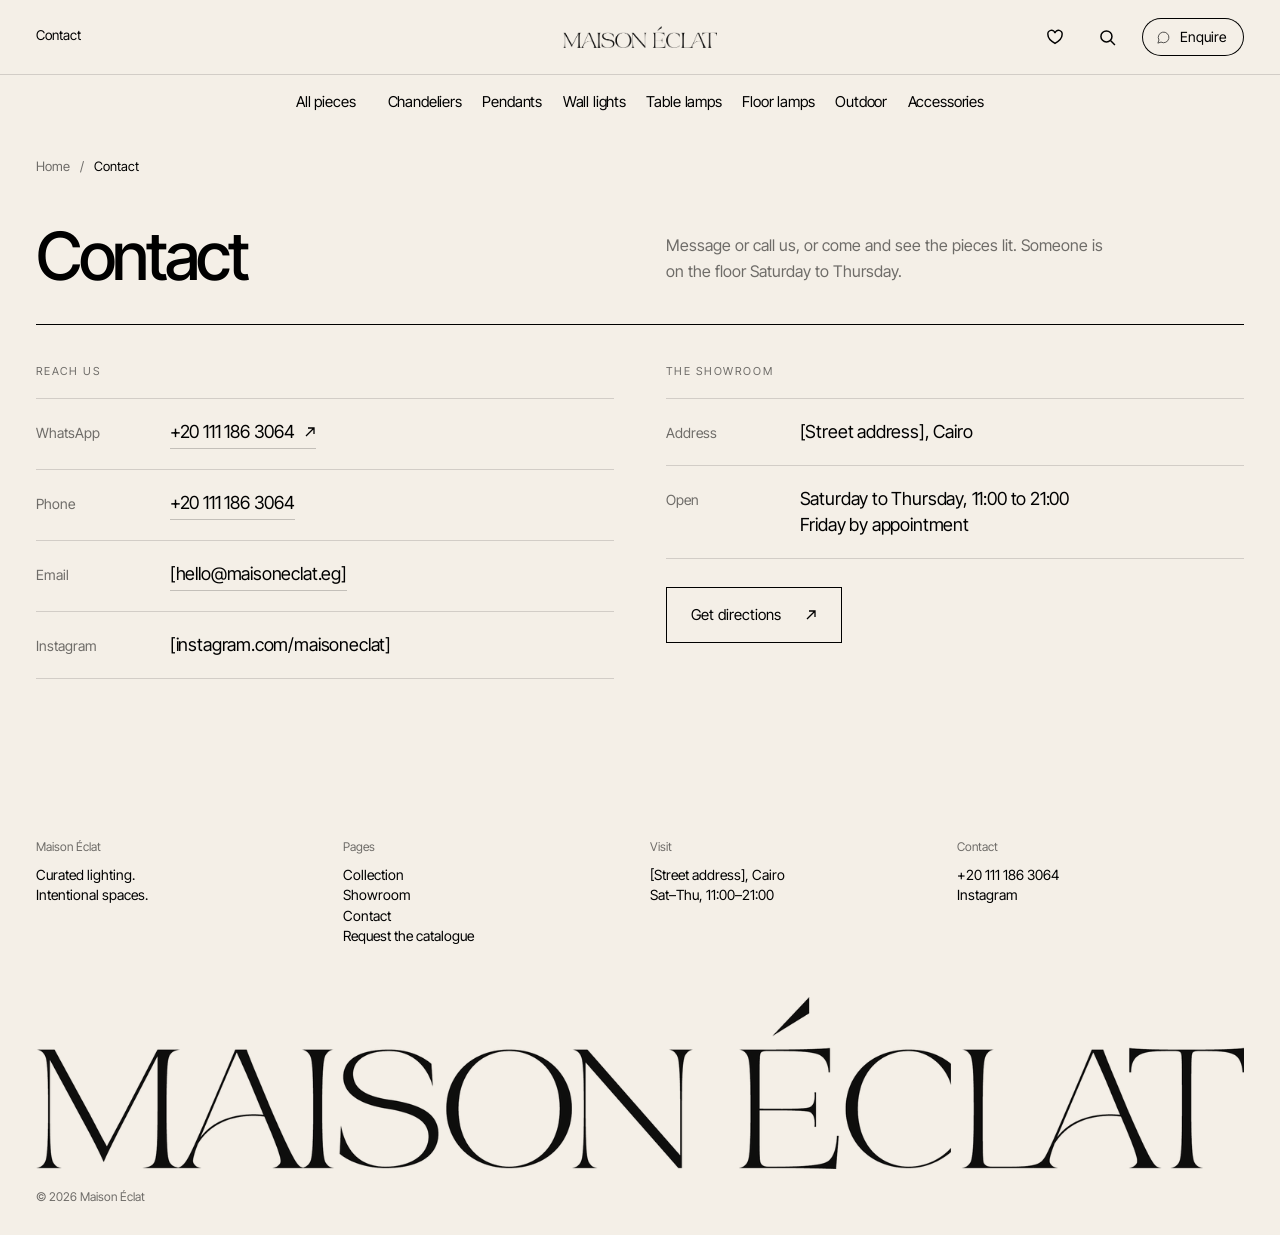
<file: docs/showroom.html>
<!DOCTYPE html>
<html lang="en">
<head>
<meta charset="utf-8"/>
<meta content="width=device-width, initial-scale=1" name="viewport"/>
<title>Showroom | Maison Éclat</title>
<meta content="Visit the Maison Éclat showroom in Cairo. Every piece switched on, full size." name="description"/><meta property="og:type" content="website"/><meta property="og:site_name" content="Maison Éclat"/><meta property="og:title" content="Showroom | Maison Éclat"/><meta property="og:description" content="Visit the Maison Éclat showroom in Cairo. Every piece switched on, full size."/><meta property="og:image" content="https://fadyfouad0.github.io/maisoneclatwebsite/assets/ba7bd4a4912631602a867c2ac174a03a.jpg"/><meta name="twitter:card" content="summary_large_image"/>
<link href="favicon-32.png" rel="icon" sizes="32x32" type="image/png"/>
<link href="favicon.svg" rel="icon" type="image/svg+xml"/>
<link href="favicon-512.png" rel="icon" sizes="512x512" type="image/png"/>
<link href="favicon-180.png" rel="apple-touch-icon" sizes="180x180"/>
<meta content="#E5D9C8" name="theme-color"/>
<link href="https://fonts.googleapis.com" rel="preconnect"/>
<link crossorigin="" href="https://fonts.gstatic.com" rel="preconnect"/>
<link href="https://fonts.googleapis.com/css2?family=Inter+Tight:ital,wght@0,300;0,400;0,500;0,600;1,400&amp;display=swap" rel="stylesheet"/>
<link href="site.css" rel="stylesheet"/>
<script>window.BASE="";</script>
</head>
<body class="">
<div class="d3" data-dc-tpl="13" data-page="showroom">
<header class="sh-bar px">
<div class="nv nv-cold"><div class="nv-top px"><div class="nv-u nv-u1"><button aria-expanded="false" aria-label="Open the menu" class="nb-mb" type="button"><i aria-hidden="true"></i><i aria-hidden="true"></i></button><a class="nv-ul" href="showroom.html">Contact</a></div><a aria-label="Maison Éclat, home" class="nv-wm" href="index.html"><span class="wm" style="width: 160px;"></span></a><div class="nv-u nv-u2"><button aria-expanded="false" aria-label="Show your saved pieces" class="nb-sv" type="button"><svg aria-hidden="true" fill="none" height="18" stroke="currentColor" stroke-width="1.3" viewbox="0 0 16 16" width="18"><path d="M8 13.6S1.7 9.9 1.7 5.9A3.15 3.15 0 0 1 8 4.6a3.15 3.15 0 0 1 6.3 1.3c0 4-6.3 7.7-6.3 7.7z"></path></svg><sup><span class="sc-interp">0</span></sup></button><button aria-label="Search the collection" class="nb-i nv-si" type="button"><svg aria-hidden="true" fill="none" height="17" stroke="currentColor" stroke-width="1.4" viewbox="0 0 16 16" width="17"><circle cx="7" cy="7" r="5.2"></circle><path d="M10.8 10.8 15 15"></path></svg></button><a class="nb-cta" href="https://wa.me/201111863064?text=Hello%20Maison%20%C3%89clat%2C%20I%20have%20a%20question%20about%20a%20piece." rel="noopener" target="_blank"><svg aria-hidden="true" class="wam" fill="none" height="15" stroke="currentColor" stroke-width="1.5" viewbox="0 0 24 24" width="15"><path d="M3 21l1.7-5A8.5 8.5 0 1 1 8 19.3z"></path></svg><span>Enquire</span></a></div></div><div class="nv-row px"><nav aria-label="Collection" class="nv-ls"><a class="nv-b nv-b2" href="collection.html">All pieces</a><span class="nv-i"><a class="nv-b" href="chandeliers.html">Chandeliers</a><div class="nv-p"><div class="nv-pw px"><div class="nv-col"><span class="nv-k">Collections</span><a href="chandeliers.html#classic">Classic collection</a><a href="chandeliers.html#modern">Modern collection</a><a href="chandeliers.html#glass">Glass collection</a></div><div class="nv-col"><span class="nv-k">Pieces</span><a class="nv-pl" href="piece.html?p=desert-rose">Desert Rose</a><a class="nv-pl" href="piece.html?p=branch">Branch</a><a class="nv-pl" href="piece.html?p=spiral">Spiral</a><a class="nv-pl" href="piece.html?p=waterfall-column">Waterfall Column</a><a class="nv-all" href="chandeliers.html"><span>All chandeliers</span><svg aria-hidden="true" fill="none" height="10" stroke="currentColor" viewbox="0 0 16 10" width="16"><path d="M0 5h15M11 1l4 4-4 4"></path></svg></a></div><div class="nv-pv"><a class="nv-c def" href="piece.html?p=desert-rose"><span class="nv-sm"><img alt="Desert Rose" src="assets/161d7544adaf3555a5c7c3f9e8e49911.webp" loading="lazy" decoding="async"/></span><span class="nv-sx"><span class="nv-sk">The statement piece</span><b>Desert Rose</b><em>Glass, gilded metal</em><span class="nv-sp">From EGP 148,000</span></span></a><a class="nv-c nvpv" href="piece.html?p=desert-rose"><span class="nv-sm"><img alt="Desert Rose" src="assets/161d7544adaf3555a5c7c3f9e8e49911.webp" loading="lazy" decoding="async"/></span><span class="nv-sx"><span class="nv-sk">See the piece</span><b>Desert Rose</b><em>Glass, gilded metal</em><span class="nv-sp">From EGP 148,000</span></span></a><a class="nv-c nvpv" href="piece.html?p=branch"><span class="nv-sm"><img alt="Branch" src="assets/2b227a72a7ec6e00573e0648a656e3c6.webp" loading="lazy" decoding="async"/></span><span class="nv-sx"><span class="nv-sk">See the piece</span><b>Branch</b><em>Crystal, brass</em><span class="nv-sp">EGP 185,000</span></span></a><a class="nv-c nvpv" href="piece.html?p=spiral"><span class="nv-sm"><img alt="Spiral" src="assets/7345e2e78b6c7c5b1e20e24486b006a8.webp" loading="lazy" decoding="async"/></span><span class="nv-sx"><span class="nv-sk">See the piece</span><b>Spiral</b><em>Crystal, chrome</em><span class="nv-sp">From EGP 96,000</span></span></a><a class="nv-c nvpv" href="piece.html?p=waterfall-column"><span class="nv-sm"><img alt="Waterfall Column" src="assets/e0e13a2b151fdf653414b2777e8ae5de.webp" loading="lazy" decoding="async"/></span><span class="nv-sx"><span class="nv-sk">See the piece</span><b>Waterfall Column</b><em>Crystal</em><span class="nv-sp">On request</span></span></a></div></div></div></span><span class="nv-i"><a class="nv-b" href="pendants.html">Pendants</a><div class="nv-p"><div class="nv-pw px two"><div class="nv-col"><span class="nv-k">Pieces</span><a class="nv-pl" href="piece.html?p=prism">Prism</a><a class="nv-pl" href="piece.html?p=evette">Evette</a><a class="nv-pl" href="piece.html?p=mirza">Mirza</a><a class="nv-pl" href="piece.html?p=lantern">Lantern</a><a class="nv-all" href="pendants.html"><span>All pendants</span><svg aria-hidden="true" fill="none" height="10" stroke="currentColor" viewbox="0 0 16 10" width="16"><path d="M0 5h15M11 1l4 4-4 4"></path></svg></a></div><div class="nv-pv"><a class="nv-c def" href="piece.html?p=prism"><span class="nv-sm"><img alt="Prism" src="assets/1299a019108e423f42d9e288007b2902.webp" loading="lazy" decoding="async"/></span><span class="nv-sx"><span class="nv-sk">The statement piece</span><b>Prism</b><em>Coloured crystal</em><span class="nv-sp">EGP 42,000</span></span></a><a class="nv-c nvpv" href="piece.html?p=prism"><span class="nv-sm"><img alt="Prism" src="assets/1299a019108e423f42d9e288007b2902.webp" loading="lazy" decoding="async"/></span><span class="nv-sx"><span class="nv-sk">See the piece</span><b>Prism</b><em>Coloured crystal</em><span class="nv-sp">EGP 42,000</span></span></a><a class="nv-c nvpv" href="piece.html?p=evette"><span class="nv-sm"><img alt="Evette" src="assets/e4f3b8eaede5a2e6843042b1c167b238.webp" loading="lazy" decoding="async"/></span><span class="nv-sx"><span class="nv-sk">See the piece</span><b>Evette</b><em>Smoked glass, brass</em><span class="nv-sp">EGP 16,800</span></span></a><a class="nv-c nvpv" href="piece.html?p=mirza"><span class="nv-sm"><img alt="Mirza" src="assets/44ac0b63d1808f04ef20f3b6501ed9cb.webp" loading="lazy" decoding="async"/></span><span class="nv-sx"><span class="nv-sk">See the piece</span><b>Mirza</b><em>Glass, wood</em><span class="nv-sp">On request</span></span></a><a class="nv-c nvpv" href="piece.html?p=lantern"><span class="nv-sm"><img alt="Lantern" src="assets/0bec61b82d9d845c0ccecc4bb3849c14.webp" loading="lazy" decoding="async"/></span><span class="nv-sx"><span class="nv-sk">See the piece</span><b>Lantern</b><em>Metal, opal glass</em><span class="nv-sp">EGP 11,200</span></span></a></div></div></div></span><span class="nv-i"><a class="nv-b" href="wall-lights.html">Wall lights</a><div class="nv-p"><div class="nv-pw px two"><div class="nv-col"><span class="nv-k">Pieces</span><a class="nv-pl" href="piece.html?p=stacked-alabaster">Stacked Alabaster</a><a class="nv-pl" href="piece.html?p=oval">Oval</a><a class="nv-pl" href="piece.html?p=petal">Petal</a><a class="nv-pl" href="piece.html?p=formosa">Formosa</a><a class="nv-all" href="wall-lights.html"><span>All wall lights</span><svg aria-hidden="true" fill="none" height="10" stroke="currentColor" viewbox="0 0 16 10" width="16"><path d="M0 5h15M11 1l4 4-4 4"></path></svg></a></div><div class="nv-pv"><a class="nv-c def" href="piece.html?p=stacked-alabaster"><span class="nv-sm"><img alt="Stacked Alabaster" src="assets/55c3eedc41c176a95378549bb8019d7a.webp" loading="lazy" decoding="async"/></span><span class="nv-sx"><span class="nv-sk">The statement piece</span><b>Stacked Alabaster</b><em>Alabaster, brass</em><span class="nv-sp">EGP 19,500</span></span></a><a class="nv-c nvpv" href="piece.html?p=stacked-alabaster"><span class="nv-sm"><img alt="Stacked Alabaster" src="assets/55c3eedc41c176a95378549bb8019d7a.webp" loading="lazy" decoding="async"/></span><span class="nv-sx"><span class="nv-sk">See the piece</span><b>Stacked Alabaster</b><em>Alabaster, brass</em><span class="nv-sp">EGP 19,500</span></span></a><a class="nv-c nvpv" href="piece.html?p=oval"><span class="nv-sm"><img alt="Oval" src="assets/8e643a083cf4c824cb2175f503297165.webp" loading="lazy" decoding="async"/></span><span class="nv-sx"><span class="nv-sk">See the piece</span><b>Oval</b><em>Alabaster</em><span class="nv-sp">EGP 21,000</span></span></a><a class="nv-c nvpv" href="piece.html?p=petal"><span class="nv-sm"><img alt="Petal" src="assets/286ad7222d1efd08d86ab4639a7570b2.webp" loading="lazy" decoding="async"/></span><span class="nv-sx"><span class="nv-sk">See the piece</span><b>Petal</b><em>Alabaster</em><span class="nv-sp">EGP 14,500</span></span></a><a class="nv-c nvpv" href="piece.html?p=formosa"><span class="nv-sm"><img alt="Formosa" src="assets/4733f0b7d663e05d6c4eee8dcdc4c944.webp" loading="lazy" decoding="async"/></span><span class="nv-sx"><span class="nv-sk">See the piece</span><b>Formosa</b><em>Marble, bronze</em><span class="nv-sp">EGP 24,000</span></span></a></div></div></div></span><span class="nv-i"><a class="nv-b" href="table-lamps.html">Table lamps</a><div class="nv-p"><div class="nv-pw px two"><div class="nv-col"><span class="nv-k">Pieces</span><a class="nv-pl" href="piece.html?p=mushroom">Mushroom</a><a class="nv-pl" href="piece.html?p=tivaro">Tivaro</a><a class="nv-pl" href="piece.html?p=crystal-waterfall">Crystal Waterfall</a><a class="nv-all" href="table-lamps.html"><span>All table lamps</span><svg aria-hidden="true" fill="none" height="10" stroke="currentColor" viewbox="0 0 16 10" width="16"><path d="M0 5h15M11 1l4 4-4 4"></path></svg></a></div><div class="nv-pv"><a class="nv-c def" href="piece.html?p=tivaro"><span class="nv-sm"><img alt="Tivaro" src="assets/2518200d46ae546dc89507ffa08bab92.webp" loading="lazy" decoding="async"/></span><span class="nv-sx"><span class="nv-sk">The statement piece</span><b>Tivaro</b><em>Travertine</em><span class="nv-sp">EGP 26,000</span></span></a><a class="nv-c nvpv" href="piece.html?p=mushroom"><span class="nv-sm"><img alt="Mushroom" src="assets/a6cf27a4dba06b9fb7057b75b2ebd129.webp" loading="lazy" decoding="async"/></span><span class="nv-sx"><span class="nv-sk">See the piece</span><b>Mushroom</b><em>Travertine, metal</em><span class="nv-sp">EGP 12,500</span></span></a><a class="nv-c nvpv" href="piece.html?p=tivaro"><span class="nv-sm"><img alt="Tivaro" src="assets/2518200d46ae546dc89507ffa08bab92.webp" loading="lazy" decoding="async"/></span><span class="nv-sx"><span class="nv-sk">See the piece</span><b>Tivaro</b><em>Travertine</em><span class="nv-sp">EGP 26,000</span></span></a><a class="nv-c nvpv" href="piece.html?p=crystal-waterfall"><span class="nv-sm"><img alt="Crystal Waterfall" src="assets/fa04153e085896e1be23d315075e6703.webp" loading="lazy" decoding="async"/></span><span class="nv-sx"><span class="nv-sk">See the piece</span><b>Crystal Waterfall</b><em>Crystal, chrome</em><span class="nv-sp">EGP 32,000</span></span></a></div></div></div></span><span class="nv-i"><a class="nv-b" href="floor-lamps.html">Floor lamps</a><div class="nv-p"><div class="nv-pw px two"><div class="nv-col"><span class="nv-k">Pieces</span><a class="nv-pl" href="piece.html?p=totem">Totem</a><a class="nv-all" href="floor-lamps.html"><span>All floor lamps</span><svg aria-hidden="true" fill="none" height="10" stroke="currentColor" viewbox="0 0 16 10" width="16"><path d="M0 5h15M11 1l4 4-4 4"></path></svg></a></div><div class="nv-pv"><a class="nv-c def" href="piece.html?p=totem"><span class="nv-sm"><img alt="Totem" src="assets/95cddb35463c74a8410fdbba63c231b1.webp" loading="lazy" decoding="async"/></span><span class="nv-sx"><span class="nv-sk">The statement piece</span><b>Totem</b><em>Alabaster</em><span class="nv-sp">EGP 58,000</span></span></a><a class="nv-c nvpv" href="piece.html?p=totem"><span class="nv-sm"><img alt="Totem" src="assets/95cddb35463c74a8410fdbba63c231b1.webp" loading="lazy" decoding="async"/></span><span class="nv-sx"><span class="nv-sk">See the piece</span><b>Totem</b><em>Alabaster</em><span class="nv-sp">EGP 58,000</span></span></a></div></div></div></span><span class="nv-i"><a class="nv-b" href="outdoor.html">Outdoor</a><div class="nv-p"><div class="nv-pw px two"><div class="nv-col"><span class="nv-k">Pieces</span><a class="nv-pl" href="piece.html?p=pebble">Pebble</a><a class="nv-all" href="outdoor.html"><span>All outdoor</span><svg aria-hidden="true" fill="none" height="10" stroke="currentColor" viewbox="0 0 16 10" width="16"><path d="M0 5h15M11 1l4 4-4 4"></path></svg></a></div><div class="nv-pv"><a class="nv-c def" href="piece.html?p=pebble"><span class="nv-sm"><img alt="Pebble" src="assets/7d35291b5eab7c91e36046d24f7003be.webp" loading="lazy" decoding="async"/></span><span class="nv-sx"><span class="nv-sk">The statement piece</span><b>Pebble</b><em>Stone composite</em><span class="nv-sp">EGP 9,800</span></span></a><a class="nv-c nvpv" href="piece.html?p=pebble"><span class="nv-sm"><img alt="Pebble" src="assets/7d35291b5eab7c91e36046d24f7003be.webp" loading="lazy" decoding="async"/></span><span class="nv-sx"><span class="nv-sk">See the piece</span><b>Pebble</b><em>Stone composite</em><span class="nv-sp">EGP 9,800</span></span></a></div></div></div></span><span class="nv-i"><a class="nv-b" href="accessories.html">Accessories</a><div class="nv-p"><div class="nv-pw px"><div class="nv-col"><span class="nv-k">Collections</span><a href="accessories.html">Bulbs</a><a href="accessories.html">Shades</a><a href="accessories.html">Dimmers and switches</a><a href="accessories.html">Ceiling roses</a><a href="accessories.html">Cords and cables</a></div><div class="nv-col"><span class="nv-k">Ask us</span><a href="https://wa.me/201111863064?text=Hello%20Maison%20%C3%89clat%2C%20I%20am%20looking%20for%20an%20accessory." target="_blank" rel="noopener">Tell us what you need</a><a class="nv-all" href="accessories.html"><span>All accessories</span><svg aria-hidden="true" fill="none" height="10" stroke="currentColor" viewbox="0 0 16 10" width="16"><path d="M0 5h15M11 1l4 4-4 4"></path></svg></a></div></div></div></span></nav></div></div>
</header>
<section aria-labelledby="cn-h" class="px seen">
<div class="cn-crumb"><a href="index.html">Home</a><span>/</span><b>Contact</b></div>
<div class="cn-top">
<h1 id="cn-h"><span class="ln"><span>Contact</span></span></h1>
<p>Message or call us, or come and see the pieces lit. Someone is on the floor Saturday to Thursday.</p>
</div>
<div class="cn-g">
<div class="cn-col">
<span class="cn-k">Reach us</span>
<div class="cn-rows"><div class="cn-r"><span class="cn-l">WhatsApp</span><a class="cn-v" href="https://wa.me/201111863064?text=Hello%20Maison%20%C3%89clat%2C%20I%20have%20a%20question%20about%20a%20piece." rel="noopener" target="_blank"><span>+20 111 186 3064</span><svg aria-hidden="true" fill="none" height="12" stroke="currentColor" stroke-width="1.3" viewbox="0 0 12 12" width="12"><path d="M2 10 10 2M4 2h6v6"></path></svg></a></div><div class="cn-r"><span class="cn-l">Phone</span><a class="cn-v" href="tel:+201111863064"><span>+20 111 186 3064</span></a></div><div class="cn-r"><span class="cn-l">Email</span><a class="cn-v" href="mailto:hello@maisoneclat.eg"><span>[hello@maisoneclat.eg]</span></a></div><div class="cn-r"><span class="cn-l">Instagram</span><p>[instagram.com/maisoneclat]</p></div></div>
</div>
<div class="cn-col">
<span class="cn-k">The showroom</span>
<div class="cn-rows"><div class="cn-r"><span class="cn-l">Address</span><p>[Street address], Cairo</p></div><div class="cn-r"><span class="cn-l">Open</span><p>Saturday to Thursday, 11:00 to 21:00<br/>Friday by appointment</p></div></div>
<a class="d3-btn out cn-dir" href="https://www.google.com/maps/search/?api=1&amp;query=Maison%20%C3%89clat%20Cairo" rel="noopener" target="_blank"><span>Get directions</span><svg aria-hidden="true" fill="none" height="12" stroke="currentColor" stroke-width="1.3" viewbox="0 0 12 12" width="12"><path d="M2 10 10 2M4 2h6v6"></path></svg></a>
</div>
</div>
</section>
<footer class="d3-foot px seen" id="d3-foot">
<div class="d3-foot-t rv"><div><h4>Maison Éclat</h4><p>Curated lighting.<br/>Intentional spaces.</p></div><div><h4>Pages</h4><p><a href="collection.html">Collection</a><br/>Showroom<br/><a href="showroom.html">Contact</a><br/><a href="https://wa.me/201111863064?text=Hello%20Maison%20%C3%89clat%2C%20please%20send%20me%20the%202026%20catalogue.">Request the catalogue</a></p></div><div><h4>Visit</h4><p>[Street address], Cairo<br/>Sat–Thu, 11:00–21:00</p></div><div><h4>Contact</h4><p><a href="tel:+201111863064">+20 111 186 3064</a><br/>Instagram</p></div></div>
<div class="d3-wmw"><span class="wm" style="width: 100%; color: rgb(0, 0, 0);"></span></div>
<div class="d3-base"><span>© 2026 Maison Éclat</span></div>
</footer>

</div>
<template id="t-card-d"><div class="d3-cw"><a class="d3-cell" href="collection.html"><span class="t"><span class="lb lb-new"><i aria-hidden="true"></i><span><span class="sc-interp">New</span></span></span><span><span class="sc-interp">Chandelier</span></span></span><img alt="Desert Rose" src="assets/161d7544adaf3555a5c7c3f9e8e49911.webp" loading="lazy" decoding="async"/><span class="go"><svg aria-hidden="true" fill="none" height="12" stroke="currentColor" stroke-width="1.3" viewbox="0 0 12 12" width="12"><path d="M2 10 10 2M4 2h6v6"></path></svg></span><span class="b"><span><b><span class="sc-interp">Desert Rose</span></b><small><span class="sc-interp">Glass, gilded metal</span></small></span><em><span class="sc-interp">From EGP 148,000</span></em></span></a><button aria-label="Save Desert Rose to your list" aria-pressed="false" class="sv-b" type="button"><svg aria-hidden="true" class="svm" fill="none" height="18" stroke="currentColor" stroke-width="1.3" viewbox="0 0 16 16" width="18"><path class="svh" d="M8 13.6S1.7 9.9 1.7 5.9A3.15 3.15 0 0 1 8 4.6a3.15 3.15 0 0 1 6.3 1.3c0 4-6.3 7.7-6.3 7.7z"></path></svg></button></div></template>
<template id="t-card-p"><a class="pc" href="piece.html?p=desert-rose"><span class="pc-m"><span class="pc-lb">New</span><button aria-label="Save Desert Rose" class="pc-sv" type="button"><span><svg aria-hidden="true" class="svm" fill="none" height="18" stroke="currentColor" stroke-width="1.3" viewbox="0 0 16 16" width="18"><path class="svh" d="M8 13.6S1.7 9.9 1.7 5.9A3.15 3.15 0 0 1 8 4.6a3.15 3.15 0 0 1 6.3 1.3c0 4-6.3 7.7-6.3 7.7z"></path></svg></span></button><img alt="Desert Rose" src="assets/161d7544adaf3555a5c7c3f9e8e49911.webp" loading="lazy" decoding="async"/></span><span class="pc-t"><b>Desert Rose</b><em>Chandelier</em></span><span class="pc-p">From EGP 148,000</span></a></template>
<div aria-hidden="true" class="mn">
<div class="mn-top px"><a aria-label="Maison Éclat, home" class="mn-wm" href="index.html"><span class="wm" style="width: 136px;"></span></a><button aria-label="Close the menu" class="mn-x" type="button"><i aria-hidden="true"></i><i aria-hidden="true"></i></button></div>
<div class="mn-in px">
<div class="mn-cols">
<div class="mn-main"><span class="mn-k">Collection</span>
<div class="mn-rs-w"><div class="mn-r"><a class="mn-rn" href="chandeliers.html"><span>Chandeliers</span><svg aria-hidden="true" fill="none" height="12" stroke="currentColor" stroke-width="1.3" viewbox="0 0 12 12" width="12"><path d="M2 10 10 2M4 2h6v6"></path></svg></a><span class="mn-rs"><a href="chandeliers.html#classic">Classic collection</a><a href="chandeliers.html#modern">Modern collection</a><a href="chandeliers.html#glass">Glass collection</a></span></div><div class="mn-r"><a class="mn-rn" href="pendants.html"><span>Pendants</span><svg aria-hidden="true" fill="none" height="12" stroke="currentColor" stroke-width="1.3" viewbox="0 0 12 12" width="12"><path d="M2 10 10 2M4 2h6v6"></path></svg></a><span class="mn-rs"></span></div><div class="mn-r"><a class="mn-rn" href="wall-lights.html"><span>Wall lights</span><svg aria-hidden="true" fill="none" height="12" stroke="currentColor" stroke-width="1.3" viewbox="0 0 12 12" width="12"><path d="M2 10 10 2M4 2h6v6"></path></svg></a><span class="mn-rs"></span></div><div class="mn-r"><a class="mn-rn" href="table-lamps.html"><span>Table lamps</span><svg aria-hidden="true" fill="none" height="12" stroke="currentColor" stroke-width="1.3" viewbox="0 0 12 12" width="12"><path d="M2 10 10 2M4 2h6v6"></path></svg></a><span class="mn-rs"></span></div><div class="mn-r"><a class="mn-rn" href="floor-lamps.html"><span>Floor lamps</span><svg aria-hidden="true" fill="none" height="12" stroke="currentColor" stroke-width="1.3" viewbox="0 0 12 12" width="12"><path d="M2 10 10 2M4 2h6v6"></path></svg></a><span class="mn-rs"></span></div><div class="mn-r"><a class="mn-rn" href="outdoor.html"><span>Outdoor</span><svg aria-hidden="true" fill="none" height="12" stroke="currentColor" stroke-width="1.3" viewbox="0 0 12 12" width="12"><path d="M2 10 10 2M4 2h6v6"></path></svg></a><span class="mn-rs"></span></div><div class="mn-r"><a class="mn-rn" href="accessories.html"><span>Accessories</span><svg aria-hidden="true" fill="none" height="12" stroke="currentColor" stroke-width="1.3" viewbox="0 0 12 12" width="12"><path d="M2 10 10 2M4 2h6v6"></path></svg></a><span class="mn-rs"><a href="accessories.html">Bulbs</a><a href="accessories.html">Shades</a><a href="accessories.html">Dimmers and switches</a><a href="accessories.html">Ceiling roses</a><a href="accessories.html">Cords and cables</a></span></div></div>
<a class="mn-all" href="collection.html"><span>Every piece</span><svg aria-hidden="true" fill="none" height="10" stroke="currentColor" viewbox="0 0 16 10" width="16"><path d="M0 5h15M11 1l4 4-4 4"></path></svg></a>
</div>
<div class="mn-side">
<span class="mn-k">Visit</span>
<p class="mn-ad">[Street address]<br/>Cairo, Egypt<br/>Saturday to Thursday, [11am–9pm]</p>
<a class="mn-lk" href="index.html#d3-show"><span>See it at the showroom</span><svg aria-hidden="true" fill="none" height="10" stroke="currentColor" viewbox="0 0 16 10" width="16"><path d="M0 5h15M11 1l4 4-4 4"></path></svg></a>
<span class="mn-k mn-k2">Reach us</span>
<a class="mn-lk" href="showroom.html"><span>Contact</span><svg aria-hidden="true" fill="none" height="10" stroke="currentColor" viewbox="0 0 16 10" width="16"><path d="M0 5h15M11 1l4 4-4 4"></path></svg></a>
<a class="mn-lk" href="tel:+201111863064"><span>+20 111 186 3064</span></a>
<a class="d3-btn mn-wa" href="https://wa.me/201111863064?text=Hello%20Maison%20%C3%89clat%2C%20I%20have%20a%20question%20about%20a%20piece." rel="noopener" target="_blank"><svg aria-hidden="true" class="wam" fill="none" height="15" stroke="currentColor" stroke-width="1.5" viewbox="0 0 24 24" width="15"><path d="M3 21l1.7-5A8.5 8.5 0 1 1 8 19.3z"></path></svg><span>Enquire</span><svg aria-hidden="true" fill="none" height="10" stroke="currentColor" viewbox="0 0 16 10" width="16"><path d="M0 5h15M11 1l4 4-4 4"></path></svg></a>
</div>
</div>
</div>
</div><div aria-live="polite" class="sv-bar none">
<div class="sv-head"><button class="sv-tog" type="button"><b><span class="sc-interp">0</span></b><span><span class="sc-interp">Saved pieces</span></span><svg aria-hidden="true" class="sv-cv" fill="none" height="11" stroke="currentColor" stroke-width="1.4" viewbox="0 0 12 12" width="11"><path d="M2.5 7.5 6 4l3.5 3.5"></path></svg></button><a class="sv-go" href="https://wa.me/201111863064?text=Hello%20Maison%20%C3%89clat%2C%20I%20have%20a%20question%20about%20a%20piece." rel="noopener" target="_blank"><svg aria-hidden="true" class="wam" fill="none" height="15" stroke="currentColor" stroke-width="1.5" viewbox="0 0 24 24" width="15"><path d="M3 21l1.7-5A8.5 8.5 0 1 1 8 19.3z"></path></svg><span>Enquire about your list</span><svg aria-hidden="true" fill="none" height="10" stroke="currentColor" viewbox="0 0 16 10" width="16"><path d="M0 5h15M11 1l4 4-4 4"></path></svg></a></div>
<div class="sv-list"><div class="sv-empty">Nothing saved yet. The heart on any piece keeps it here, ready to send over.</div>
<div class="sv-foot"><button class="sv-clear" type="button"><span>Clear the list</span></button><span class="sv-note">We will reply on WhatsApp with photos, sizes and what is on the floor.</span></div>
</div>
</div><script defer="" src="site.js"></script>
</body>
</html>
</file>
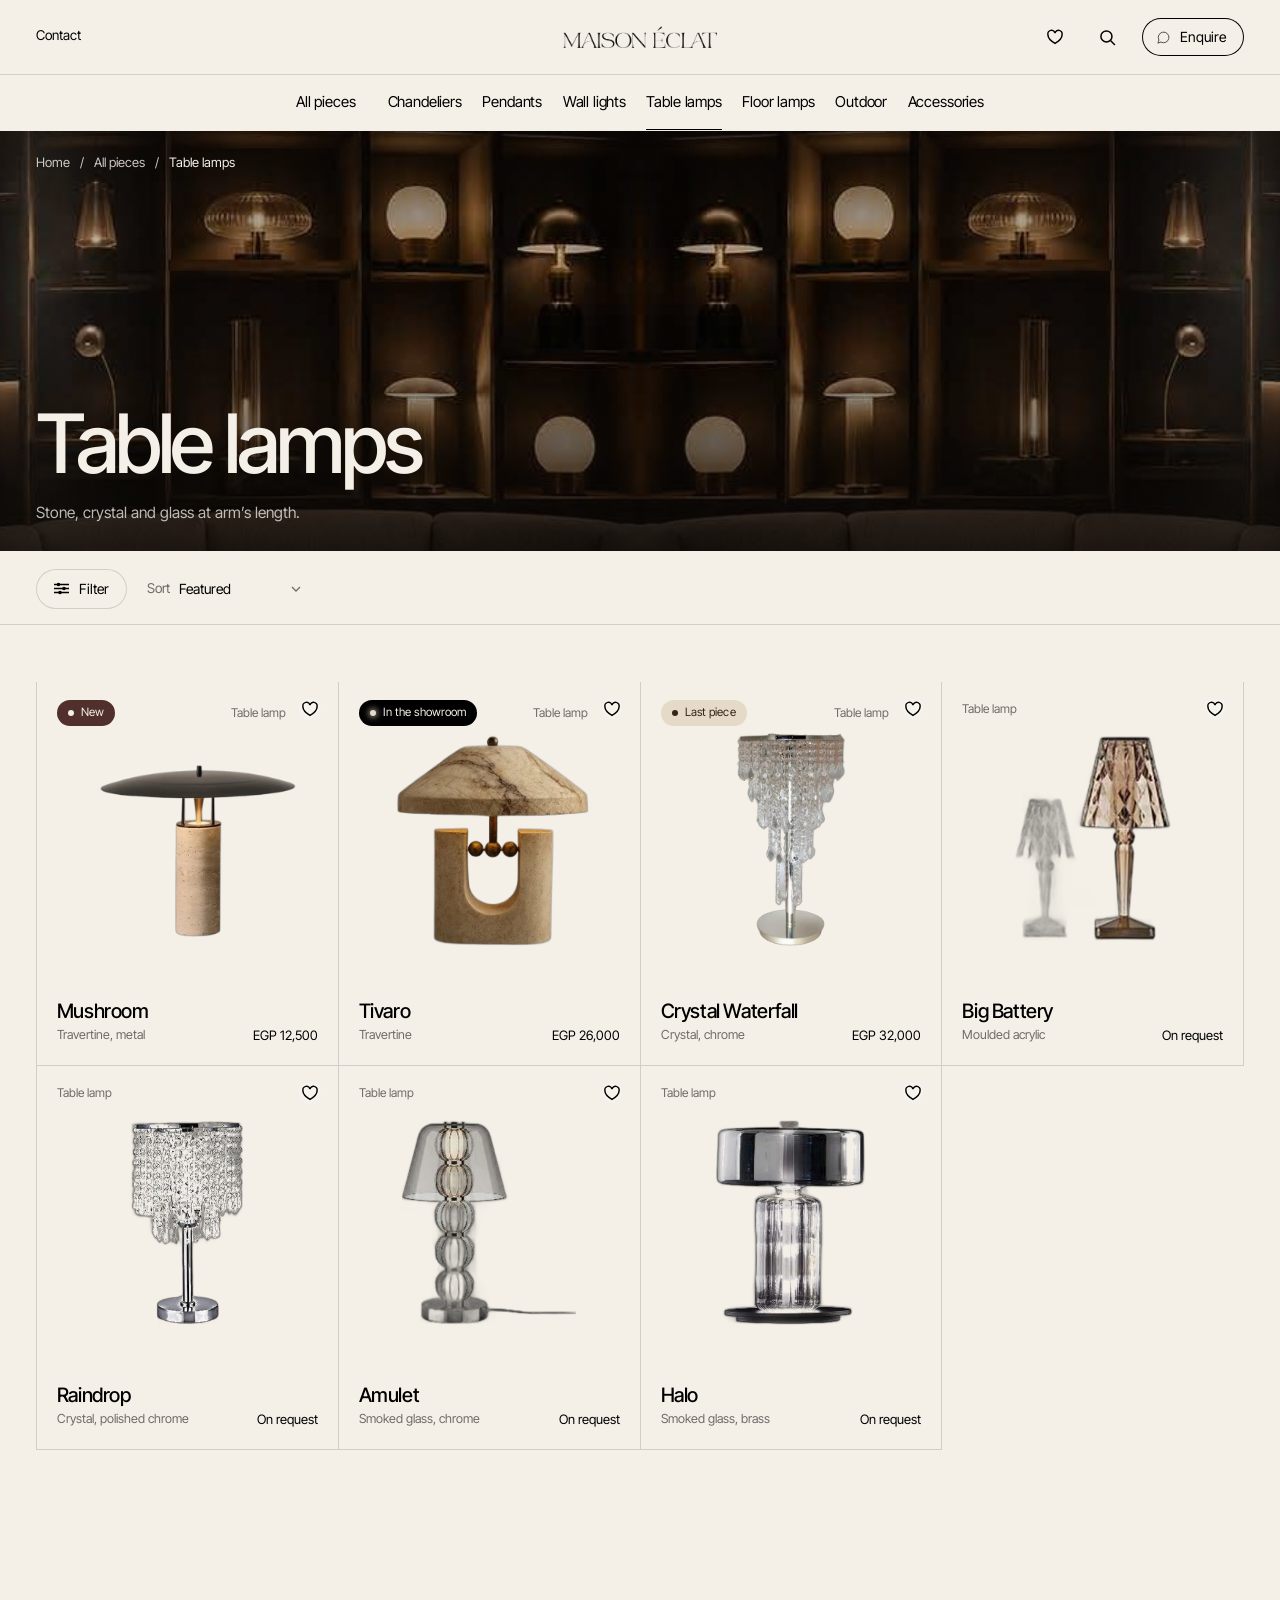
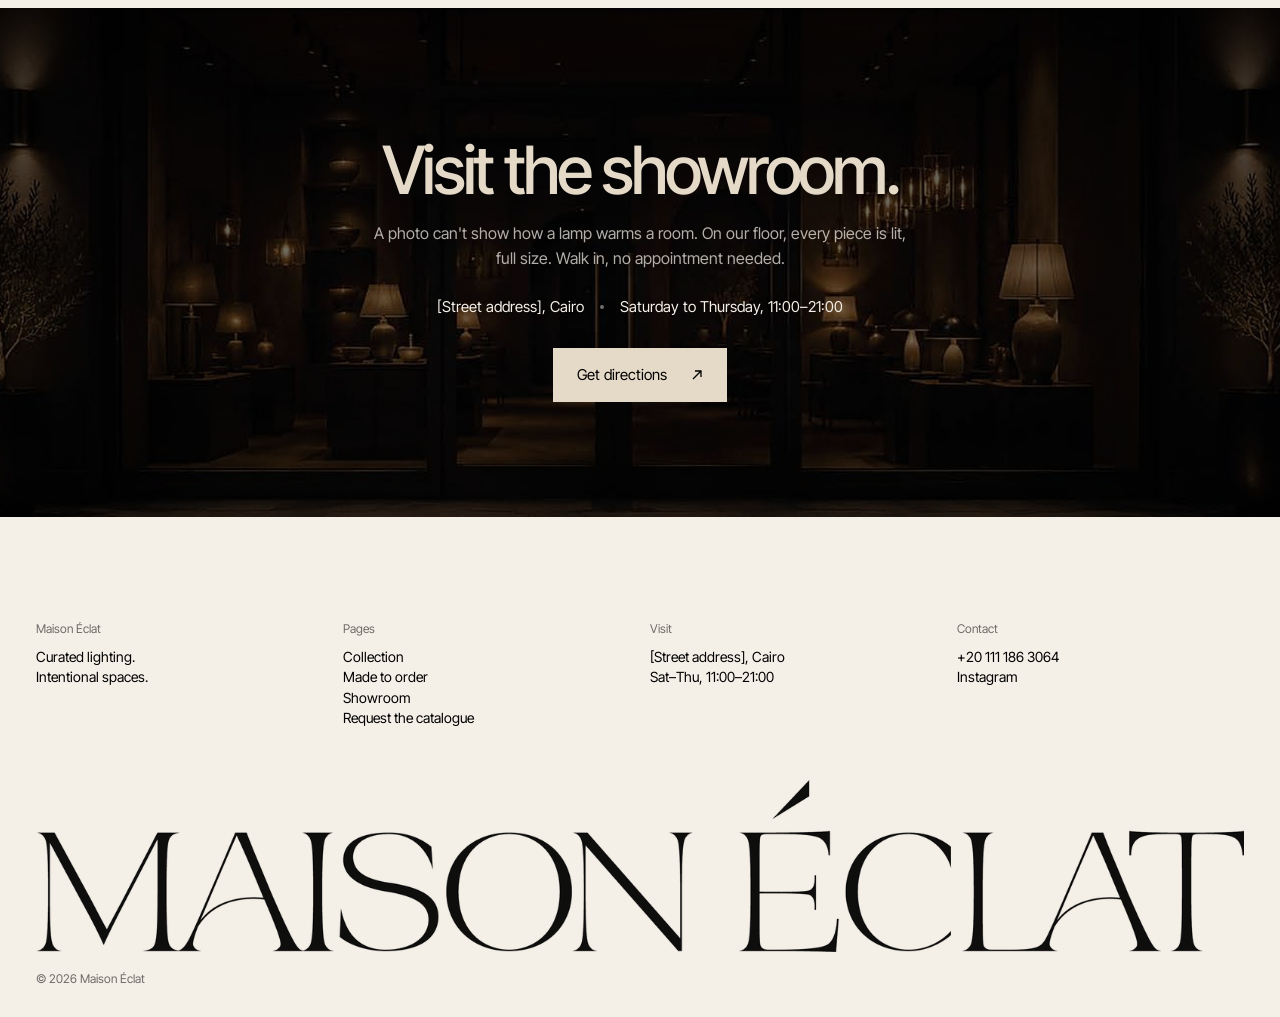
<file: docs/table-lamps.html>
<!DOCTYPE html>
<html lang="en">
<head>
<meta charset="utf-8"/>
<meta content="width=device-width, initial-scale=1" name="viewport"/>
<title>Table lamps | Maison Éclat</title>
<meta content="Table lamps at Maison Éclat, Cairo. Travertine, crystal and smoked glass." name="description"/><meta property="og:type" content="website"/><meta property="og:site_name" content="Maison Éclat"/><meta property="og:title" content="Table lamps | Maison Éclat"/><meta property="og:description" content="Table lamps at Maison Éclat, Cairo. Travertine, crystal and smoked glass."/><meta property="og:image" content="https://fadyfouad0.github.io/maisoneclatwebsite/assets/ba7bd4a4912631602a867c2ac174a03a.jpg"/><meta name="twitter:card" content="summary_large_image"/>
<link href="favicon-32.png" rel="icon" sizes="32x32" type="image/png"/>
<link href="favicon.svg" rel="icon" type="image/svg+xml"/>
<link href="favicon-512.png" rel="icon" sizes="512x512" type="image/png"/>
<link href="favicon-180.png" rel="apple-touch-icon" sizes="180x180"/>
<meta content="#E5D9C8" name="theme-color"/>
<link href="https://fonts.googleapis.com" rel="preconnect"/>
<link crossorigin="" href="https://fonts.gstatic.com" rel="preconnect"/>
<link href="https://fonts.googleapis.com/css2?family=Inter+Tight:ital,wght@0,300;0,400;0,500;0,600;1,400&amp;display=swap" rel="stylesheet"/>
<link href="site.css" rel="stylesheet"/>
<script>window.BASE="";</script>
</head>
<body class="has-phone">
<div class="d3" data-dc-tpl="13" data-page="Table lamp">
<header class="sh-bar px">
<div class="nv nv-cold"><div class="nv-top px"><div class="nv-u nv-u1"><button aria-expanded="false" aria-label="Open the menu" class="nb-mb" type="button"><i aria-hidden="true"></i><i aria-hidden="true"></i></button><a class="nv-ul" href="showroom.html">Contact</a></div><a aria-label="Maison Éclat, home" class="nv-wm" href="index.html"><span class="wm" style="width: 160px;"></span></a><div class="nv-u nv-u2"><button aria-expanded="false" aria-label="Show your saved pieces" class="nb-sv" type="button"><svg aria-hidden="true" fill="none" height="18" stroke="currentColor" stroke-width="1.3" viewbox="0 0 16 16" width="18"><path d="M8 13.6S1.7 9.9 1.7 5.9A3.15 3.15 0 0 1 8 4.6a3.15 3.15 0 0 1 6.3 1.3c0 4-6.3 7.7-6.3 7.7z"></path></svg><sup><span class="sc-interp">0</span></sup></button><button aria-label="Search the collection" class="nb-i nv-si" type="button"><svg aria-hidden="true" fill="none" height="17" stroke="currentColor" stroke-width="1.4" viewbox="0 0 16 16" width="17"><circle cx="7" cy="7" r="5.2"></circle><path d="M10.8 10.8 15 15"></path></svg></button><a class="nb-cta" href="https://wa.me/201111863064?text=Hello%20Maison%20%C3%89clat%2C%20I%20have%20a%20question%20about%20a%20piece." rel="noopener" target="_blank"><svg aria-hidden="true" class="wam" fill="none" height="15" stroke="currentColor" stroke-width="1.5" viewbox="0 0 24 24" width="15"><path d="M3 21l1.7-5A8.5 8.5 0 1 1 8 19.3z"></path></svg><span>Enquire</span></a></div></div><div class="nv-row px"><nav aria-label="Collection" class="nv-ls"><a class="nv-b nv-b2" href="collection.html">All pieces</a><span class="nv-i"><a class="nv-b" href="chandeliers.html">Chandeliers</a><div class="nv-p"><div class="nv-pw px"><div class="nv-col"><span class="nv-k">Collections</span><a href="chandeliers.html#classic">Classic collection</a><a href="chandeliers.html#modern">Modern collection</a><a href="chandeliers.html#glass">Glass collection</a></div><div class="nv-col"><span class="nv-k">Pieces</span><a class="nv-pl" href="piece.html?p=desert-rose">Desert Rose</a><a class="nv-pl" href="piece.html?p=branch">Branch</a><a class="nv-pl" href="piece.html?p=spiral">Spiral</a><a class="nv-pl" href="piece.html?p=waterfall-column">Waterfall Column</a><a class="nv-all" href="chandeliers.html"><span>All chandeliers</span><svg aria-hidden="true" fill="none" height="10" stroke="currentColor" viewbox="0 0 16 10" width="16"><path d="M0 5h15M11 1l4 4-4 4"></path></svg></a></div><div class="nv-pv"><a class="nv-c def" href="piece.html?p=desert-rose"><span class="nv-sm"><img alt="Desert Rose" src="assets/161d7544adaf3555a5c7c3f9e8e49911.webp" loading="lazy" decoding="async"/></span><span class="nv-sx"><span class="nv-sk">The statement piece</span><b>Desert Rose</b><em>Glass, gilded metal</em><span class="nv-sp">From EGP 148,000</span></span></a><a class="nv-c nvpv" href="piece.html?p=desert-rose"><span class="nv-sm"><img alt="Desert Rose" src="assets/161d7544adaf3555a5c7c3f9e8e49911.webp" loading="lazy" decoding="async"/></span><span class="nv-sx"><span class="nv-sk">See the piece</span><b>Desert Rose</b><em>Glass, gilded metal</em><span class="nv-sp">From EGP 148,000</span></span></a><a class="nv-c nvpv" href="piece.html?p=branch"><span class="nv-sm"><img alt="Branch" src="assets/2b227a72a7ec6e00573e0648a656e3c6.webp" loading="lazy" decoding="async"/></span><span class="nv-sx"><span class="nv-sk">See the piece</span><b>Branch</b><em>Crystal, brass</em><span class="nv-sp">EGP 185,000</span></span></a><a class="nv-c nvpv" href="piece.html?p=spiral"><span class="nv-sm"><img alt="Spiral" src="assets/7345e2e78b6c7c5b1e20e24486b006a8.webp" loading="lazy" decoding="async"/></span><span class="nv-sx"><span class="nv-sk">See the piece</span><b>Spiral</b><em>Crystal, chrome</em><span class="nv-sp">From EGP 96,000</span></span></a><a class="nv-c nvpv" href="piece.html?p=waterfall-column"><span class="nv-sm"><img alt="Waterfall Column" src="assets/e0e13a2b151fdf653414b2777e8ae5de.webp" loading="lazy" decoding="async"/></span><span class="nv-sx"><span class="nv-sk">See the piece</span><b>Waterfall Column</b><em>Crystal</em><span class="nv-sp">On request</span></span></a></div></div></div></span><span class="nv-i"><a class="nv-b" href="pendants.html">Pendants</a><div class="nv-p"><div class="nv-pw px two"><div class="nv-col"><span class="nv-k">Pieces</span><a class="nv-pl" href="piece.html?p=prism">Prism</a><a class="nv-pl" href="piece.html?p=evette">Evette</a><a class="nv-pl" href="piece.html?p=mirza">Mirza</a><a class="nv-pl" href="piece.html?p=lantern">Lantern</a><a class="nv-all" href="pendants.html"><span>All pendants</span><svg aria-hidden="true" fill="none" height="10" stroke="currentColor" viewbox="0 0 16 10" width="16"><path d="M0 5h15M11 1l4 4-4 4"></path></svg></a></div><div class="nv-pv"><a class="nv-c def" href="piece.html?p=prism"><span class="nv-sm"><img alt="Prism" src="assets/1299a019108e423f42d9e288007b2902.webp" loading="lazy" decoding="async"/></span><span class="nv-sx"><span class="nv-sk">The statement piece</span><b>Prism</b><em>Coloured crystal</em><span class="nv-sp">EGP 42,000</span></span></a><a class="nv-c nvpv" href="piece.html?p=prism"><span class="nv-sm"><img alt="Prism" src="assets/1299a019108e423f42d9e288007b2902.webp" loading="lazy" decoding="async"/></span><span class="nv-sx"><span class="nv-sk">See the piece</span><b>Prism</b><em>Coloured crystal</em><span class="nv-sp">EGP 42,000</span></span></a><a class="nv-c nvpv" href="piece.html?p=evette"><span class="nv-sm"><img alt="Evette" src="assets/e4f3b8eaede5a2e6843042b1c167b238.webp" loading="lazy" decoding="async"/></span><span class="nv-sx"><span class="nv-sk">See the piece</span><b>Evette</b><em>Smoked glass, brass</em><span class="nv-sp">EGP 16,800</span></span></a><a class="nv-c nvpv" href="piece.html?p=mirza"><span class="nv-sm"><img alt="Mirza" src="assets/44ac0b63d1808f04ef20f3b6501ed9cb.webp" loading="lazy" decoding="async"/></span><span class="nv-sx"><span class="nv-sk">See the piece</span><b>Mirza</b><em>Glass, wood</em><span class="nv-sp">On request</span></span></a><a class="nv-c nvpv" href="piece.html?p=lantern"><span class="nv-sm"><img alt="Lantern" src="assets/0bec61b82d9d845c0ccecc4bb3849c14.webp" loading="lazy" decoding="async"/></span><span class="nv-sx"><span class="nv-sk">See the piece</span><b>Lantern</b><em>Metal, opal glass</em><span class="nv-sp">EGP 11,200</span></span></a></div></div></div></span><span class="nv-i"><a class="nv-b" href="wall-lights.html">Wall lights</a><div class="nv-p"><div class="nv-pw px two"><div class="nv-col"><span class="nv-k">Pieces</span><a class="nv-pl" href="piece.html?p=stacked-alabaster">Stacked Alabaster</a><a class="nv-pl" href="piece.html?p=oval">Oval</a><a class="nv-pl" href="piece.html?p=petal">Petal</a><a class="nv-pl" href="piece.html?p=formosa">Formosa</a><a class="nv-all" href="wall-lights.html"><span>All wall lights</span><svg aria-hidden="true" fill="none" height="10" stroke="currentColor" viewbox="0 0 16 10" width="16"><path d="M0 5h15M11 1l4 4-4 4"></path></svg></a></div><div class="nv-pv"><a class="nv-c def" href="piece.html?p=stacked-alabaster"><span class="nv-sm"><img alt="Stacked Alabaster" src="assets/55c3eedc41c176a95378549bb8019d7a.webp" loading="lazy" decoding="async"/></span><span class="nv-sx"><span class="nv-sk">The statement piece</span><b>Stacked Alabaster</b><em>Alabaster, brass</em><span class="nv-sp">EGP 19,500</span></span></a><a class="nv-c nvpv" href="piece.html?p=stacked-alabaster"><span class="nv-sm"><img alt="Stacked Alabaster" src="assets/55c3eedc41c176a95378549bb8019d7a.webp" loading="lazy" decoding="async"/></span><span class="nv-sx"><span class="nv-sk">See the piece</span><b>Stacked Alabaster</b><em>Alabaster, brass</em><span class="nv-sp">EGP 19,500</span></span></a><a class="nv-c nvpv" href="piece.html?p=oval"><span class="nv-sm"><img alt="Oval" src="assets/8e643a083cf4c824cb2175f503297165.webp" loading="lazy" decoding="async"/></span><span class="nv-sx"><span class="nv-sk">See the piece</span><b>Oval</b><em>Alabaster</em><span class="nv-sp">EGP 21,000</span></span></a><a class="nv-c nvpv" href="piece.html?p=petal"><span class="nv-sm"><img alt="Petal" src="assets/286ad7222d1efd08d86ab4639a7570b2.webp" loading="lazy" decoding="async"/></span><span class="nv-sx"><span class="nv-sk">See the piece</span><b>Petal</b><em>Alabaster</em><span class="nv-sp">EGP 14,500</span></span></a><a class="nv-c nvpv" href="piece.html?p=formosa"><span class="nv-sm"><img alt="Formosa" src="assets/4733f0b7d663e05d6c4eee8dcdc4c944.webp" loading="lazy" decoding="async"/></span><span class="nv-sx"><span class="nv-sk">See the piece</span><b>Formosa</b><em>Marble, bronze</em><span class="nv-sp">EGP 24,000</span></span></a></div></div></div></span><span class="nv-i"><a class="nv-b on" href="table-lamps.html">Table lamps</a><div class="nv-p"><div class="nv-pw px two"><div class="nv-col"><span class="nv-k">Pieces</span><a class="nv-pl" href="piece.html?p=mushroom">Mushroom</a><a class="nv-pl" href="piece.html?p=tivaro">Tivaro</a><a class="nv-pl" href="piece.html?p=crystal-waterfall">Crystal Waterfall</a><a class="nv-all" href="table-lamps.html"><span>All table lamps</span><svg aria-hidden="true" fill="none" height="10" stroke="currentColor" viewbox="0 0 16 10" width="16"><path d="M0 5h15M11 1l4 4-4 4"></path></svg></a></div><div class="nv-pv"><a class="nv-c def" href="piece.html?p=tivaro"><span class="nv-sm"><img alt="Tivaro" src="assets/2518200d46ae546dc89507ffa08bab92.webp" loading="lazy" decoding="async"/></span><span class="nv-sx"><span class="nv-sk">The statement piece</span><b>Tivaro</b><em>Travertine</em><span class="nv-sp">EGP 26,000</span></span></a><a class="nv-c nvpv" href="piece.html?p=mushroom"><span class="nv-sm"><img alt="Mushroom" src="assets/a6cf27a4dba06b9fb7057b75b2ebd129.webp" loading="lazy" decoding="async"/></span><span class="nv-sx"><span class="nv-sk">See the piece</span><b>Mushroom</b><em>Travertine, metal</em><span class="nv-sp">EGP 12,500</span></span></a><a class="nv-c nvpv" href="piece.html?p=tivaro"><span class="nv-sm"><img alt="Tivaro" src="assets/2518200d46ae546dc89507ffa08bab92.webp" loading="lazy" decoding="async"/></span><span class="nv-sx"><span class="nv-sk">See the piece</span><b>Tivaro</b><em>Travertine</em><span class="nv-sp">EGP 26,000</span></span></a><a class="nv-c nvpv" href="piece.html?p=crystal-waterfall"><span class="nv-sm"><img alt="Crystal Waterfall" src="assets/fa04153e085896e1be23d315075e6703.webp" loading="lazy" decoding="async"/></span><span class="nv-sx"><span class="nv-sk">See the piece</span><b>Crystal Waterfall</b><em>Crystal, chrome</em><span class="nv-sp">EGP 32,000</span></span></a></div></div></div></span><span class="nv-i"><a class="nv-b" href="floor-lamps.html">Floor lamps</a><div class="nv-p"><div class="nv-pw px two"><div class="nv-col"><span class="nv-k">Pieces</span><a class="nv-pl" href="piece.html?p=totem">Totem</a><a class="nv-all" href="floor-lamps.html"><span>All floor lamps</span><svg aria-hidden="true" fill="none" height="10" stroke="currentColor" viewbox="0 0 16 10" width="16"><path d="M0 5h15M11 1l4 4-4 4"></path></svg></a></div><div class="nv-pv"><a class="nv-c def" href="piece.html?p=totem"><span class="nv-sm"><img alt="Totem" src="assets/95cddb35463c74a8410fdbba63c231b1.webp" loading="lazy" decoding="async"/></span><span class="nv-sx"><span class="nv-sk">The statement piece</span><b>Totem</b><em>Alabaster</em><span class="nv-sp">EGP 58,000</span></span></a><a class="nv-c nvpv" href="piece.html?p=totem"><span class="nv-sm"><img alt="Totem" src="assets/95cddb35463c74a8410fdbba63c231b1.webp" loading="lazy" decoding="async"/></span><span class="nv-sx"><span class="nv-sk">See the piece</span><b>Totem</b><em>Alabaster</em><span class="nv-sp">EGP 58,000</span></span></a></div></div></div></span><span class="nv-i"><a class="nv-b" href="outdoor.html">Outdoor</a><div class="nv-p"><div class="nv-pw px two"><div class="nv-col"><span class="nv-k">Pieces</span><a class="nv-pl" href="piece.html?p=pebble">Pebble</a><a class="nv-all" href="outdoor.html"><span>All outdoor</span><svg aria-hidden="true" fill="none" height="10" stroke="currentColor" viewbox="0 0 16 10" width="16"><path d="M0 5h15M11 1l4 4-4 4"></path></svg></a></div><div class="nv-pv"><a class="nv-c def" href="piece.html?p=pebble"><span class="nv-sm"><img alt="Pebble" src="assets/7d35291b5eab7c91e36046d24f7003be.webp" loading="lazy" decoding="async"/></span><span class="nv-sx"><span class="nv-sk">The statement piece</span><b>Pebble</b><em>Stone composite</em><span class="nv-sp">EGP 9,800</span></span></a><a class="nv-c nvpv" href="piece.html?p=pebble"><span class="nv-sm"><img alt="Pebble" src="assets/7d35291b5eab7c91e36046d24f7003be.webp" loading="lazy" decoding="async"/></span><span class="nv-sx"><span class="nv-sk">See the piece</span><b>Pebble</b><em>Stone composite</em><span class="nv-sp">EGP 9,800</span></span></a></div></div></div></span><span class="nv-i"><a class="nv-b" href="accessories.html">Accessories</a><div class="nv-p"><div class="nv-pw px"><div class="nv-col"><span class="nv-k">Collections</span><a href="accessories.html">Bulbs</a><a href="accessories.html">Shades</a><a href="accessories.html">Dimmers and switches</a><a href="accessories.html">Ceiling roses</a><a href="accessories.html">Cords and cables</a></div><div class="nv-col"><span class="nv-k">Ask us</span><a href="https://wa.me/201111863064?text=Hello%20Maison%20%C3%89clat%2C%20I%20am%20looking%20for%20an%20accessory." target="_blank" rel="noopener">Tell us what you need</a><a class="nv-all" href="accessories.html"><span>All accessories</span><svg aria-hidden="true" fill="none" height="10" stroke="currentColor" viewbox="0 0 16 10" width="16"><path d="M0 5h15M11 1l4 4-4 4"></path></svg></a></div></div></div></span></nav></div></div>
</header>
<section aria-labelledby="ct-h1" class="ct ch seen">
<div class="ch-ph"><img alt="A wall of lit table lamps above a long sofa" src="assets/0e83d256cc15ed6c638a05615d4d9520.jpg"/>
<div class="ch-in px">
<div class="ct-crumb ch-crumb"><a href="index.html">Home</a><span>/</span><a href="collection.html">All pieces</a><span>/</span><b><span class="sc-interp">Table lamps</span></b></div>
<div class="ch-t"><h1 id="ct-h1"><span class="ln"><span><span class="sc-interp">Table lamps</span></span></span></h1>
<p class="ct-line">Stone, crystal and glass at arm’s length.</p></div>
</div>
</div>
</section>
<section aria-label="Filter and sort" class="cf px seen">
<div class="cf-bar">
<button aria-expanded="false" class="cf-b" type="button">
<svg aria-hidden="true" fill="none" height="13" stroke="currentColor" stroke-width="1.3" viewbox="0 0 15 13" width="15"><path d="M0 2.5h15M0 6.5h15M0 10.5h15"></path><circle cx="4.5" cy="2.5" fill="currentColor" r="1.8" stroke="none"></circle><circle cx="10" cy="6.5" fill="currentColor" r="1.8" stroke="none"></circle><circle cx="6" cy="10.5" fill="currentColor" r="1.8" stroke="none"></circle></svg>
<span>Filter</span><i class=""></i></button>
<label class="cf-s"><span>Sort</span><select aria-label="Sort the pieces"><option value="featured"><span class="sc-interp">Featured</span></option><option value="low"><span class="sc-interp">Price, low to high</span></option><option value="high"><span class="sc-interp">Price, high to low</span></option><option value="az"><span class="sc-interp">Name, A to Z</span></option></select>
<svg aria-hidden="true" fill="none" height="6" stroke="currentColor" stroke-width="1.3" viewbox="0 0 10 6" width="10"><path d="M1 1l4 4 4-4"></path></svg></label>
</div>
<div class="cf-p">
<div class="cf-g"><span class="cf-k">Material</span><div class="cf-cs"><button aria-pressed="false" class="cf-c" type="button"><span class="sc-interp">Brass</span></button><button aria-pressed="false" class="cf-c" type="button"><span class="sc-interp">Chrome</span></button><button aria-pressed="false" class="cf-c" type="button"><span class="sc-interp">Crystal</span></button><button aria-pressed="false" class="cf-c" type="button"><span class="sc-interp">Metal</span></button><button aria-pressed="false" class="cf-c" type="button"><span class="sc-interp">Moulded acrylic</span></button><button aria-pressed="false" class="cf-c" type="button"><span class="sc-interp">Polished chrome</span></button><button aria-pressed="false" class="cf-c" type="button"><span class="sc-interp">Smoked glass</span></button><button aria-pressed="false" class="cf-c" type="button"><span class="sc-interp">Travertine</span></button></div></div>
<div class="cf-g"><span class="cf-k">Availability</span><div class="cf-cs"><button aria-pressed="false" class="cf-c" type="button"><span class="sc-interp">New</span></button><button aria-pressed="false" class="cf-c" type="button"><span class="sc-interp">In the showroom</span></button><button aria-pressed="false" class="cf-c" type="button"><span class="sc-interp">Last piece</span></button></div></div>
<button class="cf-x" type="button"><span>Clear filters</span>×</button>
</div>
</section>
<section aria-label="Pieces" class="cg px seen">
<div class="d3-grid seen"><div class="d3-cw">
<a class="d3-cell" href="piece.html?p=mushroom"><span class="t"><span class="lb lb-new"><i aria-hidden="true"></i><span><span class="sc-interp">New</span></span></span><span><span class="sc-interp">2 finishes</span></span></span><img alt="Mushroom" src="assets/a6cf27a4dba06b9fb7057b75b2ebd129.webp" loading="lazy" decoding="async"/><span class="go"><svg aria-hidden="true" fill="none" height="12" stroke="currentColor" stroke-width="1.3" viewbox="0 0 12 12" width="12"><path d="M2 10 10 2M4 2h6v6"></path></svg></span><span class="b"><span><b><span class="sc-interp">Mushroom</span></b><small><span class="sc-interp">Travertine, metal</span></small></span><em><span class="sc-interp">EGP 12,500</span></em></span></a>
<button aria-label="Save Mushroom" aria-pressed="false" class="sv-b" type="button"><svg aria-hidden="true" class="svm" fill="none" height="18" stroke="currentColor" stroke-width="1.3" viewbox="0 0 16 16" width="18"><path class="svh" d="M8 13.6S1.7 9.9 1.7 5.9A3.15 3.15 0 0 1 8 4.6a3.15 3.15 0 0 1 6.3 1.3c0 4-6.3 7.7-6.3 7.7z"></path></svg></button>
</div><div class="d3-cw">
<a class="d3-cell" href="piece.html?p=tivaro"><span class="t"><span class="lb lb-show"><i aria-hidden="true"></i><span><span class="sc-interp">In the showroom</span></span></span><span><span class="sc-interp">1 finish</span></span></span><img alt="Tivaro" src="assets/2518200d46ae546dc89507ffa08bab92.webp" loading="lazy" decoding="async"/><span class="go"><svg aria-hidden="true" fill="none" height="12" stroke="currentColor" stroke-width="1.3" viewbox="0 0 12 12" width="12"><path d="M2 10 10 2M4 2h6v6"></path></svg></span><span class="b"><span><b><span class="sc-interp">Tivaro</span></b><small><span class="sc-interp">Travertine</span></small></span><em><span class="sc-interp">EGP 26,000</span></em></span></a>
<button aria-label="Save Tivaro" aria-pressed="false" class="sv-b" type="button"><svg aria-hidden="true" class="svm" fill="none" height="18" stroke="currentColor" stroke-width="1.3" viewbox="0 0 16 16" width="18"><path class="svh" d="M8 13.6S1.7 9.9 1.7 5.9A3.15 3.15 0 0 1 8 4.6a3.15 3.15 0 0 1 6.3 1.3c0 4-6.3 7.7-6.3 7.7z"></path></svg></button>
</div><div class="d3-cw">
<a class="d3-cell" href="piece.html?p=crystal-waterfall"><span class="t"><span class="lb lb-last"><i aria-hidden="true"></i><span><span class="sc-interp">Last piece</span></span></span><span><span class="sc-interp">2 finishes</span></span></span><img alt="Crystal Waterfall" src="assets/fa04153e085896e1be23d315075e6703.webp" loading="lazy" decoding="async"/><span class="go"><svg aria-hidden="true" fill="none" height="12" stroke="currentColor" stroke-width="1.3" viewbox="0 0 12 12" width="12"><path d="M2 10 10 2M4 2h6v6"></path></svg></span><span class="b"><span><b><span class="sc-interp">Crystal Waterfall</span></b><small><span class="sc-interp">Crystal, chrome</span></small></span><em><span class="sc-interp">EGP 32,000</span></em></span></a>
<button aria-label="Save Crystal Waterfall" aria-pressed="false" class="sv-b" type="button"><svg aria-hidden="true" class="svm" fill="none" height="18" stroke="currentColor" stroke-width="1.3" viewbox="0 0 16 16" width="18"><path class="svh" d="M8 13.6S1.7 9.9 1.7 5.9A3.15 3.15 0 0 1 8 4.6a3.15 3.15 0 0 1 6.3 1.3c0 4-6.3 7.7-6.3 7.7z"></path></svg></button>
</div><div class="d3-cw">
<a class="d3-cell" href="piece.html?p=big-battery"><span class="t"><span class="lb lb-none"><i aria-hidden="true"></i><span><span class="sc-interp"></span></span></span><span><span class="sc-interp">Kartell</span></span></span><img alt="Big Battery" src="assets/c61a873a5e01efaa66c0faa820a51abe.webp" loading="lazy" decoding="async"/><span class="go"><svg aria-hidden="true" fill="none" height="12" stroke="currentColor" stroke-width="1.3" viewbox="0 0 12 12" width="12"><path d="M2 10 10 2M4 2h6v6"></path></svg></span><span class="b"><span><b><span class="sc-interp">Big Battery</span></b><small><span class="sc-interp">Moulded acrylic</span></small></span><em><span class="sc-interp">On request</span></em></span></a>
<button aria-label="Save Big Battery" aria-pressed="false" class="sv-b" type="button"><svg aria-hidden="true" class="svm" fill="none" height="18" stroke="currentColor" stroke-width="1.3" viewbox="0 0 16 16" width="18"><path class="svh" d="M8 13.6S1.7 9.9 1.7 5.9A3.15 3.15 0 0 1 8 4.6a3.15 3.15 0 0 1 6.3 1.3c0 4-6.3 7.7-6.3 7.7z"></path></svg></button>
</div><div class="d3-cw">
<a class="d3-cell" href="piece.html?p=raindrop"><span class="t"><span class="lb lb-none"><i aria-hidden="true"></i><span><span class="sc-interp"></span></span></span><span><span class="sc-interp"></span></span></span><img alt="Raindrop" src="assets/3385ca8a64c883afde72888eb7da05af.webp" loading="lazy" decoding="async"/><span class="go"><svg aria-hidden="true" fill="none" height="12" stroke="currentColor" stroke-width="1.3" viewbox="0 0 12 12" width="12"><path d="M2 10 10 2M4 2h6v6"></path></svg></span><span class="b"><span><b><span class="sc-interp">Raindrop</span></b><small><span class="sc-interp">Crystal, polished chrome</span></small></span><em><span class="sc-interp">On request</span></em></span></a>
<button aria-label="Save Raindrop" aria-pressed="false" class="sv-b" type="button"><svg aria-hidden="true" class="svm" fill="none" height="18" stroke="currentColor" stroke-width="1.3" viewbox="0 0 16 16" width="18"><path class="svh" d="M8 13.6S1.7 9.9 1.7 5.9A3.15 3.15 0 0 1 8 4.6a3.15 3.15 0 0 1 6.3 1.3c0 4-6.3 7.7-6.3 7.7z"></path></svg></button>
</div><div class="d3-cw">
<a class="d3-cell" href="piece.html?p=amulet"><span class="t"><span class="lb lb-none"><i aria-hidden="true"></i><span><span class="sc-interp"></span></span></span><span><span class="sc-interp">Maytoni</span></span></span><img alt="Amulet" src="assets/a19cd901722442390f5a128843ef69f6.webp" loading="lazy" decoding="async"/><span class="go"><svg aria-hidden="true" fill="none" height="12" stroke="currentColor" stroke-width="1.3" viewbox="0 0 12 12" width="12"><path d="M2 10 10 2M4 2h6v6"></path></svg></span><span class="b"><span><b><span class="sc-interp">Amulet</span></b><small><span class="sc-interp">Smoked glass, chrome</span></small></span><em><span class="sc-interp">On request</span></em></span></a>
<button aria-label="Save Amulet" aria-pressed="false" class="sv-b" type="button"><svg aria-hidden="true" class="svm" fill="none" height="18" stroke="currentColor" stroke-width="1.3" viewbox="0 0 16 16" width="18"><path class="svh" d="M8 13.6S1.7 9.9 1.7 5.9A3.15 3.15 0 0 1 8 4.6a3.15 3.15 0 0 1 6.3 1.3c0 4-6.3 7.7-6.3 7.7z"></path></svg></button>
</div><div class="d3-cw">
<a class="d3-cell" href="piece.html?p=halo"><span class="t"><span class="lb lb-none"><i aria-hidden="true"></i><span><span class="sc-interp"></span></span></span><span><span class="sc-interp"></span></span></span><img alt="Halo" src="assets/f063ebfec7f45e2908656900dcc741c6.webp" loading="lazy" decoding="async"/><span class="go"><svg aria-hidden="true" fill="none" height="12" stroke="currentColor" stroke-width="1.3" viewbox="0 0 12 12" width="12"><path d="M2 10 10 2M4 2h6v6"></path></svg></span><span class="b"><span><b><span class="sc-interp">Halo</span></b><small><span class="sc-interp">Smoked glass, brass</span></small></span><em><span class="sc-interp">On request</span></em></span></a>
<button aria-label="Save Halo" aria-pressed="false" class="sv-b" type="button"><svg aria-hidden="true" class="svm" fill="none" height="18" stroke="currentColor" stroke-width="1.3" viewbox="0 0 16 16" width="18"><path class="svh" d="M8 13.6S1.7 9.9 1.7 5.9A3.15 3.15 0 0 1 8 4.6a3.15 3.15 0 0 1 6.3 1.3c0 4-6.3 7.7-6.3 7.7z"></path></svg></button>
</div></div>
  </section>
<section aria-labelledby="d3-show-h" class="shb seen" id="d3-show">
<img alt="" aria-hidden="true" class="shb-ph" src="assets/ecc6c0a2349127207ecc1fcbfc88dde3.jpg" loading="lazy" decoding="async"/>
<div class="shb-in rv">
<h2 id="d3-show-h">Visit the showroom.</h2>
<p>A photo can't show how a lamp warms a room. On our floor, every piece is lit, full size. Walk in, no appointment needed.</p>
<div class="shb-rw"><span>[Street address], Cairo</span><i aria-hidden="true"></i><span>Saturday to Thursday, 11:00–21:00</span></div>
<a class="d3-btn shb-btn" href="https://www.google.com/maps/search/?api=1&amp;query=Maison%20%C3%89clat%20Cairo" rel="noopener" target="_blank"><span>Get directions</span><svg aria-hidden="true" fill="none" height="12" stroke="currentColor" stroke-width="1.3" viewbox="0 0 12 12" width="12"><path d="M2 10 10 2M4 2h6v6"></path></svg></a>
</div>
</section>

<footer class="d3-foot px seen" id="d3-foot">
<div class="d3-foot-t rv"><div><h4>Maison Éclat</h4><p>Curated lighting.<br/>Intentional spaces.</p></div><div><h4>Pages</h4><p><a href="collection.html">Collection</a><br/>Made to order<br/>Showroom<br/><a href="https://wa.me/201111863064?text=Hello%20Maison%20%C3%89clat%2C%20please%20send%20me%20the%202026%20catalogue.">Request the catalogue</a></p></div><div><h4>Visit</h4><p>[Street address], Cairo<br/>Sat–Thu, 11:00–21:00</p></div><div><h4>Contact</h4><p><a href="tel:+201111863064">+20 111 186 3064</a><br/>Instagram</p></div></div>
<div class="d3-wmw"><span class="wm" style="width: 100%; color: rgb(0, 0, 0);"></span></div>
<div class="d3-base"><span>© 2026 Maison Éclat</span></div>
</footer>
</div>
<div class="ph" data-dc-tpl="13" data-page="Table lamp"><div class="bar bar-l"><button aria-label="Open the menu" class="ic" type="button"><svg aria-hidden="true" fill="none" height="12" stroke="currentColor" stroke-width="1.5" viewbox="0 0 19 12" width="19"><path d="M0 1h19M0 11h19"></path></svg></button><span class="wm" style="width: 124px;"></span><span class="acts"><button aria-label="Search the collection" class="ic" type="button"><svg aria-hidden="true" fill="none" height="18" stroke="currentColor" stroke-width="1.3" viewbox="0 0 18 18" width="18"><circle cx="8" cy="8" r="6"></circle><path d="M12.4 12.4 17 17"></path></svg></button><button aria-label="Saved pieces" class="ic" type="button"><svg aria-hidden="true" fill="none" height="18" stroke="currentColor" stroke-width="1.3" viewbox="0 0 16 16" width="18"><path d="M8 13.6S1.7 9.9 1.7 5.9A3.15 3.15 0 0 1 8 4.6a3.15 3.15 0 0 1 6.3 1.3c0 4-6.3 7.7-6.3 7.7z"></path></svg></button></span></div><div class="cb"><a href="index.html">Home</a><span>/</span><a href="collection.html">All pieces</a><span>/</span><b>Table lamps</b></div><div class="ph-band"><img alt="A wall of lit table lamps above a long sofa" src="assets/0e83d256cc15ed6c638a05615d4d9520.jpg"/><div class="ph-in"><h1>Table lamps</h1><p>Stone, crystal and glass at arm’s length.</p></div></div><div class="fl"><button class="fl-b" type="button"><svg aria-hidden="true" fill="none" height="13" stroke="currentColor" stroke-width="1.3" viewbox="0 0 15 13" width="15"><path d="M0 2.5h15M0 6.5h15M0 10.5h15"></path><circle cx="4.5" cy="2.5" fill="currentColor" r="1.8" stroke="none"></circle><circle cx="10" cy="6.5" fill="currentColor" r="1.8" stroke="none"></circle><circle cx="6" cy="10.5" fill="currentColor" r="1.8" stroke="none"></circle></svg><span>Filter</span></button><button class="fl-s" type="button"><span>Featured</span><svg aria-hidden="true" fill="none" height="6" stroke="currentColor" stroke-width="1.3" viewbox="0 0 10 6" width="10"><path d="M1 1l4 4 4-4"></path></svg></button></div><div class="g2 g2-t"><a class="pc" href="piece.html?p=stacked-alabaster"><span class="pc-m"><span class="pc-lb">New</span><button aria-label="Save Stacked Alabaster" class="pc-sv" type="button"><span><svg aria-hidden="true" class="svm" fill="none" height="18" stroke="currentColor" stroke-width="1.3" viewbox="0 0 16 16" width="18"><path class="svh" d="M8 13.6S1.7 9.9 1.7 5.9A3.15 3.15 0 0 1 8 4.6a3.15 3.15 0 0 1 6.3 1.3c0 4-6.3 7.7-6.3 7.7z"></path></svg></span></button><img alt="Stacked Alabaster" src="assets/55c3eedc41c176a95378549bb8019d7a.webp" loading="lazy" decoding="async"/></span><span class="pc-t"><b>Stacked Alabaster</b><em>Wall light</em></span><span class="pc-p">EGP 19,500</span></a><a class="pc" href="piece.html?p=oval"><span class="pc-m"><span class="pc-lb">In the showroom</span><button aria-label="Save Oval" class="pc-sv" type="button"><span><svg aria-hidden="true" class="svm" fill="none" height="18" stroke="currentColor" stroke-width="1.3" viewbox="0 0 16 16" width="18"><path class="svh" d="M8 13.6S1.7 9.9 1.7 5.9A3.15 3.15 0 0 1 8 4.6a3.15 3.15 0 0 1 6.3 1.3c0 4-6.3 7.7-6.3 7.7z"></path></svg></span></button><img alt="Oval" src="assets/8e643a083cf4c824cb2175f503297165.webp" loading="lazy" decoding="async"/></span><span class="pc-t"><b>Oval</b><em>Wall light</em></span><span class="pc-p">EGP 21,000</span></a><a class="pc" href="piece.html?p=petal"><span class="pc-m"><span class="pc-lb">Made to order</span><button aria-label="Save Petal" class="pc-sv" type="button"><span><svg aria-hidden="true" class="svm" fill="none" height="18" stroke="currentColor" stroke-width="1.3" viewbox="0 0 16 16" width="18"><path class="svh" d="M8 13.6S1.7 9.9 1.7 5.9A3.15 3.15 0 0 1 8 4.6a3.15 3.15 0 0 1 6.3 1.3c0 4-6.3 7.7-6.3 7.7z"></path></svg></span></button><img alt="Petal" src="assets/286ad7222d1efd08d86ab4639a7570b2.webp" loading="lazy" decoding="async"/></span><span class="pc-t"><b>Petal</b><em>Wall light</em></span><span class="pc-p">EGP 14,500</span></a><a class="pc" href="piece.html?p=necklace"><span class="pc-m"><span class="pc-lb">New</span><button aria-label="Save Necklace" class="pc-sv" type="button"><span><svg aria-hidden="true" class="svm" fill="none" height="18" stroke="currentColor" stroke-width="1.3" viewbox="0 0 16 16" width="18"><path class="svh" d="M8 13.6S1.7 9.9 1.7 5.9A3.15 3.15 0 0 1 8 4.6a3.15 3.15 0 0 1 6.3 1.3c0 4-6.3 7.7-6.3 7.7z"></path></svg></span></button><img alt="Necklace" src="assets/9d3676a5ba456b7812cf90e35ba12233.webp" loading="lazy" decoding="async"/></span><span class="pc-t"><b>Necklace</b><em>Wall light</em></span><span class="pc-p">EGP 18,500</span></a><a class="pc" href="piece.html?p=formosa"><span class="pc-m"><span class="pc-lb">In the showroom</span><button aria-label="Save Formosa" class="pc-sv" type="button"><span><svg aria-hidden="true" class="svm" fill="none" height="18" stroke="currentColor" stroke-width="1.3" viewbox="0 0 16 16" width="18"><path class="svh" d="M8 13.6S1.7 9.9 1.7 5.9A3.15 3.15 0 0 1 8 4.6a3.15 3.15 0 0 1 6.3 1.3c0 4-6.3 7.7-6.3 7.7z"></path></svg></span></button><img alt="Formosa" src="assets/4733f0b7d663e05d6c4eee8dcdc4c944.webp" loading="lazy" decoding="async"/></span><span class="pc-t"><b>Formosa</b><em>Wall light</em></span><span class="pc-p">EGP 24,000</span></a><a class="pc" href="piece.html?p=liquid"><span class="pc-m"><button aria-label="Save Liquid" class="pc-sv" type="button"><span><svg aria-hidden="true" class="svm" fill="none" height="18" stroke="currentColor" stroke-width="1.3" viewbox="0 0 16 16" width="18"><path class="svh" d="M8 13.6S1.7 9.9 1.7 5.9A3.15 3.15 0 0 1 8 4.6a3.15 3.15 0 0 1 6.3 1.3c0 4-6.3 7.7-6.3 7.7z"></path></svg></span></button><img alt="Liquid" src="assets/d2e24f8ddc6ab5de058e73bed92fa5a7.webp" loading="lazy" decoding="async"/></span><span class="pc-t"><b>Liquid</b><em>Wall light</em></span><span class="pc-p">On request</span></a><a class="pc" href="piece.html?p=salix"><span class="pc-m"><button aria-label="Save Salix" class="pc-sv" type="button"><span><svg aria-hidden="true" class="svm" fill="none" height="18" stroke="currentColor" stroke-width="1.3" viewbox="0 0 16 16" width="18"><path class="svh" d="M8 13.6S1.7 9.9 1.7 5.9A3.15 3.15 0 0 1 8 4.6a3.15 3.15 0 0 1 6.3 1.3c0 4-6.3 7.7-6.3 7.7z"></path></svg></span></button><img alt="Salix" src="assets/ffd1fa9dc42095024122a0a3b24cde58.webp" loading="lazy" decoding="async"/></span><span class="pc-t"><b>Salix</b><em>Wall light</em></span><span class="pc-p">On request</span></a><a class="pc" href="piece.html?p=petra"><span class="pc-m"><button aria-label="Save Petra" class="pc-sv" type="button"><span><svg aria-hidden="true" class="svm" fill="none" height="18" stroke="currentColor" stroke-width="1.3" viewbox="0 0 16 16" width="18"><path class="svh" d="M8 13.6S1.7 9.9 1.7 5.9A3.15 3.15 0 0 1 8 4.6a3.15 3.15 0 0 1 6.3 1.3c0 4-6.3 7.7-6.3 7.7z"></path></svg></span></button><img alt="Petra" src="assets/fb92f01a475229e28633ee61b7e74009.webp" loading="lazy" decoding="async"/></span><span class="pc-t"><b>Petra</b><em>Wall light</em></span><span class="pc-p">On request</span></a><a class="pc" href="piece.html?p=nacre"><span class="pc-m"><button aria-label="Save Nacre" class="pc-sv" type="button"><span><svg aria-hidden="true" class="svm" fill="none" height="18" stroke="currentColor" stroke-width="1.3" viewbox="0 0 16 16" width="18"><path class="svh" d="M8 13.6S1.7 9.9 1.7 5.9A3.15 3.15 0 0 1 8 4.6a3.15 3.15 0 0 1 6.3 1.3c0 4-6.3 7.7-6.3 7.7z"></path></svg></span></button><img alt="Nacre" src="assets/25d5e24dfc957800099c5fe2479568a3.webp" loading="lazy" decoding="async"/></span><span class="pc-t"><b>Nacre</b><em>Wall light</em></span><span class="pc-p">On request</span></a><a class="pc" href="piece.html?p=wabi"><span class="pc-m"><button aria-label="Save Wabi" class="pc-sv" type="button"><span><svg aria-hidden="true" class="svm" fill="none" height="18" stroke="currentColor" stroke-width="1.3" viewbox="0 0 16 16" width="18"><path class="svh" d="M8 13.6S1.7 9.9 1.7 5.9A3.15 3.15 0 0 1 8 4.6a3.15 3.15 0 0 1 6.3 1.3c0 4-6.3 7.7-6.3 7.7z"></path></svg></span></button><img alt="Wabi" src="assets/e62acf71ea965c15981dea8c94f7a89b.webp" loading="lazy" decoding="async"/></span><span class="pc-t"><b>Wabi</b><em>Wall light</em></span><span class="pc-p">On request</span></a></div><div class="sec-f"><a class="btn out" href="https://wa.me/201111863064"><span><svg aria-hidden="true" class="wam" fill="none" height="15" stroke="currentColor" stroke-width="1.5" viewbox="0 0 24 24" width="15"><path d="M3 21l1.7-5A8.5 8.5 0 1 1 8 19.3z"></path></svg>Enquire about a piece</span></a></div><section aria-labelledby="s-vs" class="vs seen"><div class="vs-ph"><img alt="The showroom front at night, lit from inside" src="assets/04d29e2bd0bf024ecdc8126327efef15.jpg" loading="lazy" decoding="async"/></div><div class="vs-in"><span class="vs-open"><i aria-hidden="true"></i>Open now, until 21:00</span><h2 id="s-vs">Visit the showroom.</h2><p>Every piece we carry is switched on, full size. A photograph cannot show you how a lamp warms a room.</p><div class="vs-r"><span>[Street address], Cairo</span><span>Saturday to Thursday, 11:00–21:00. No appointment.</span></div><a class="btn lt" href="https://www.google.com/maps/search/?api=1&amp;query=Maison%20%C3%89clat%20Cairo"><span>Get directions</span></a></div></section><footer class="ft"><div class="ft-g"><div><h4>Pages</h4><p><a href="collection.html">Collection</a><br/><a href="showroom.html">Showroom</a><br/><a href="showroom.html">Contact</a><br/><a href="https://wa.me/201111863064?text=Hello%20Maison%20%C3%89clat%2C%20please%20send%20me%20the%202026%20catalogue." target="_blank" rel="noopener">Request the catalogue</a></p></div><div><h4>Contact</h4><p><a href="tel:+201111863064">+20 111 186 3064</a><br/>[hello@maisoneclat.eg]<br/>Instagram</p></div></div><div class="ft-wm"><span class="wm" style="width: 100%; color: rgb(0, 0, 0);"></span></div><div class="ft-b"><span>© 2026 Maison Éclat</span><span>Cairo</span></div></footer></div>
<template id="t-card-d"><div class="d3-cw"><a class="d3-cell" href="collection.html"><span class="t"><span class="lb lb-new"><i aria-hidden="true"></i><span><span class="sc-interp">New</span></span></span><span><span class="sc-interp">Chandelier</span></span></span><img alt="Desert Rose" src="assets/161d7544adaf3555a5c7c3f9e8e49911.webp" loading="lazy" decoding="async"/><span class="go"><svg aria-hidden="true" fill="none" height="12" stroke="currentColor" stroke-width="1.3" viewbox="0 0 12 12" width="12"><path d="M2 10 10 2M4 2h6v6"></path></svg></span><span class="b"><span><b><span class="sc-interp">Desert Rose</span></b><small><span class="sc-interp">Glass, gilded metal</span></small></span><em><span class="sc-interp">From EGP 148,000</span></em></span></a><button aria-label="Save Desert Rose to your list" aria-pressed="false" class="sv-b" type="button"><svg aria-hidden="true" class="svm" fill="none" height="18" stroke="currentColor" stroke-width="1.3" viewbox="0 0 16 16" width="18"><path class="svh" d="M8 13.6S1.7 9.9 1.7 5.9A3.15 3.15 0 0 1 8 4.6a3.15 3.15 0 0 1 6.3 1.3c0 4-6.3 7.7-6.3 7.7z"></path></svg></button></div></template>
<template id="t-card-p"><a class="pc" href="piece.html?p=desert-rose"><span class="pc-m"><span class="pc-lb">New</span><button aria-label="Save Desert Rose" class="pc-sv" type="button"><span><svg aria-hidden="true" class="svm" fill="none" height="18" stroke="currentColor" stroke-width="1.3" viewbox="0 0 16 16" width="18"><path class="svh" d="M8 13.6S1.7 9.9 1.7 5.9A3.15 3.15 0 0 1 8 4.6a3.15 3.15 0 0 1 6.3 1.3c0 4-6.3 7.7-6.3 7.7z"></path></svg></span></button><img alt="Desert Rose" src="assets/161d7544adaf3555a5c7c3f9e8e49911.webp" loading="lazy" decoding="async"/></span><span class="pc-t"><b>Desert Rose</b><em>Chandelier</em></span><span class="pc-p">From EGP 148,000</span></a></template>
<div aria-hidden="true" class="mn">
<div class="mn-top px"><a aria-label="Maison Éclat, home" class="mn-wm" href="index.html"><span class="wm" style="width: 136px;"></span></a><button aria-label="Close the menu" class="mn-x" type="button"><i aria-hidden="true"></i><i aria-hidden="true"></i></button></div>
<div class="mn-in px">
<div class="mn-cols">
<div class="mn-main"><span class="mn-k">Collection</span>
<div class="mn-rs-w"><div class="mn-r"><a class="mn-rn" href="chandeliers.html"><span>Chandeliers</span><svg aria-hidden="true" fill="none" height="12" stroke="currentColor" stroke-width="1.3" viewbox="0 0 12 12" width="12"><path d="M2 10 10 2M4 2h6v6"></path></svg></a><span class="mn-rs"><a href="chandeliers.html#classic">Classic collection</a><a href="chandeliers.html#modern">Modern collection</a><a href="chandeliers.html#glass">Glass collection</a></span></div><div class="mn-r"><a class="mn-rn" href="pendants.html"><span>Pendants</span><svg aria-hidden="true" fill="none" height="12" stroke="currentColor" stroke-width="1.3" viewbox="0 0 12 12" width="12"><path d="M2 10 10 2M4 2h6v6"></path></svg></a><span class="mn-rs"></span></div><div class="mn-r"><a class="mn-rn" href="wall-lights.html"><span>Wall lights</span><svg aria-hidden="true" fill="none" height="12" stroke="currentColor" stroke-width="1.3" viewbox="0 0 12 12" width="12"><path d="M2 10 10 2M4 2h6v6"></path></svg></a><span class="mn-rs"></span></div><div class="mn-r"><a class="mn-rn" href="table-lamps.html"><span>Table lamps</span><svg aria-hidden="true" fill="none" height="12" stroke="currentColor" stroke-width="1.3" viewbox="0 0 12 12" width="12"><path d="M2 10 10 2M4 2h6v6"></path></svg></a><span class="mn-rs"></span></div><div class="mn-r"><a class="mn-rn" href="floor-lamps.html"><span>Floor lamps</span><svg aria-hidden="true" fill="none" height="12" stroke="currentColor" stroke-width="1.3" viewbox="0 0 12 12" width="12"><path d="M2 10 10 2M4 2h6v6"></path></svg></a><span class="mn-rs"></span></div><div class="mn-r"><a class="mn-rn" href="outdoor.html"><span>Outdoor</span><svg aria-hidden="true" fill="none" height="12" stroke="currentColor" stroke-width="1.3" viewbox="0 0 12 12" width="12"><path d="M2 10 10 2M4 2h6v6"></path></svg></a><span class="mn-rs"></span></div><div class="mn-r"><a class="mn-rn" href="accessories.html"><span>Accessories</span><svg aria-hidden="true" fill="none" height="12" stroke="currentColor" stroke-width="1.3" viewbox="0 0 12 12" width="12"><path d="M2 10 10 2M4 2h6v6"></path></svg></a><span class="mn-rs"><a href="accessories.html">Bulbs</a><a href="accessories.html">Shades</a><a href="accessories.html">Dimmers and switches</a><a href="accessories.html">Ceiling roses</a><a href="accessories.html">Cords and cables</a></span></div></div>
<a class="mn-all" href="collection.html"><span>Every piece</span><svg aria-hidden="true" fill="none" height="10" stroke="currentColor" viewbox="0 0 16 10" width="16"><path d="M0 5h15M11 1l4 4-4 4"></path></svg></a>
</div>
<div class="mn-side">
<span class="mn-k">Visit</span>
<p class="mn-ad">[Street address]<br/>Cairo, Egypt<br/>Saturday to Thursday, [11am–9pm]</p>
<a class="mn-lk" href="index.html#d3-show"><span>See it at the showroom</span><svg aria-hidden="true" fill="none" height="10" stroke="currentColor" viewbox="0 0 16 10" width="16"><path d="M0 5h15M11 1l4 4-4 4"></path></svg></a>
<span class="mn-k mn-k2">Reach us</span>
<a class="mn-lk" href="showroom.html"><span>Contact</span><svg aria-hidden="true" fill="none" height="10" stroke="currentColor" viewbox="0 0 16 10" width="16"><path d="M0 5h15M11 1l4 4-4 4"></path></svg></a>
<a class="mn-lk" href="tel:+201111863064"><span>+20 111 186 3064</span></a>
<a class="d3-btn mn-wa" href="https://wa.me/201111863064?text=Hello%20Maison%20%C3%89clat%2C%20I%20have%20a%20question%20about%20a%20piece." rel="noopener" target="_blank"><svg aria-hidden="true" class="wam" fill="none" height="15" stroke="currentColor" stroke-width="1.5" viewbox="0 0 24 24" width="15"><path d="M3 21l1.7-5A8.5 8.5 0 1 1 8 19.3z"></path></svg><span>Enquire</span><svg aria-hidden="true" fill="none" height="10" stroke="currentColor" viewbox="0 0 16 10" width="16"><path d="M0 5h15M11 1l4 4-4 4"></path></svg></a>
</div>
</div>
</div>
</div><div aria-live="polite" class="sv-bar none">
<div class="sv-head"><button class="sv-tog" type="button"><b><span class="sc-interp">0</span></b><span><span class="sc-interp">Saved pieces</span></span><svg aria-hidden="true" class="sv-cv" fill="none" height="11" stroke="currentColor" stroke-width="1.4" viewbox="0 0 12 12" width="11"><path d="M2.5 7.5 6 4l3.5 3.5"></path></svg></button><a class="sv-go" href="https://wa.me/201111863064?text=Hello%20Maison%20%C3%89clat%2C%20I%20have%20a%20question%20about%20a%20piece." rel="noopener" target="_blank"><svg aria-hidden="true" class="wam" fill="none" height="15" stroke="currentColor" stroke-width="1.5" viewbox="0 0 24 24" width="15"><path d="M3 21l1.7-5A8.5 8.5 0 1 1 8 19.3z"></path></svg><span>Enquire about your list</span><svg aria-hidden="true" fill="none" height="10" stroke="currentColor" viewbox="0 0 16 10" width="16"><path d="M0 5h15M11 1l4 4-4 4"></path></svg></a></div>
<div class="sv-list"><div class="sv-empty">Nothing saved yet. The heart on any piece keeps it here, ready to send over.</div>
<div class="sv-foot"><button class="sv-clear" type="button"><span>Clear the list</span></button><span class="sv-note">We will reply on WhatsApp with photos, sizes and what is on the floor.</span></div>
</div>
</div><script defer="" src="site.js"></script>
</body>
</html>
</file>
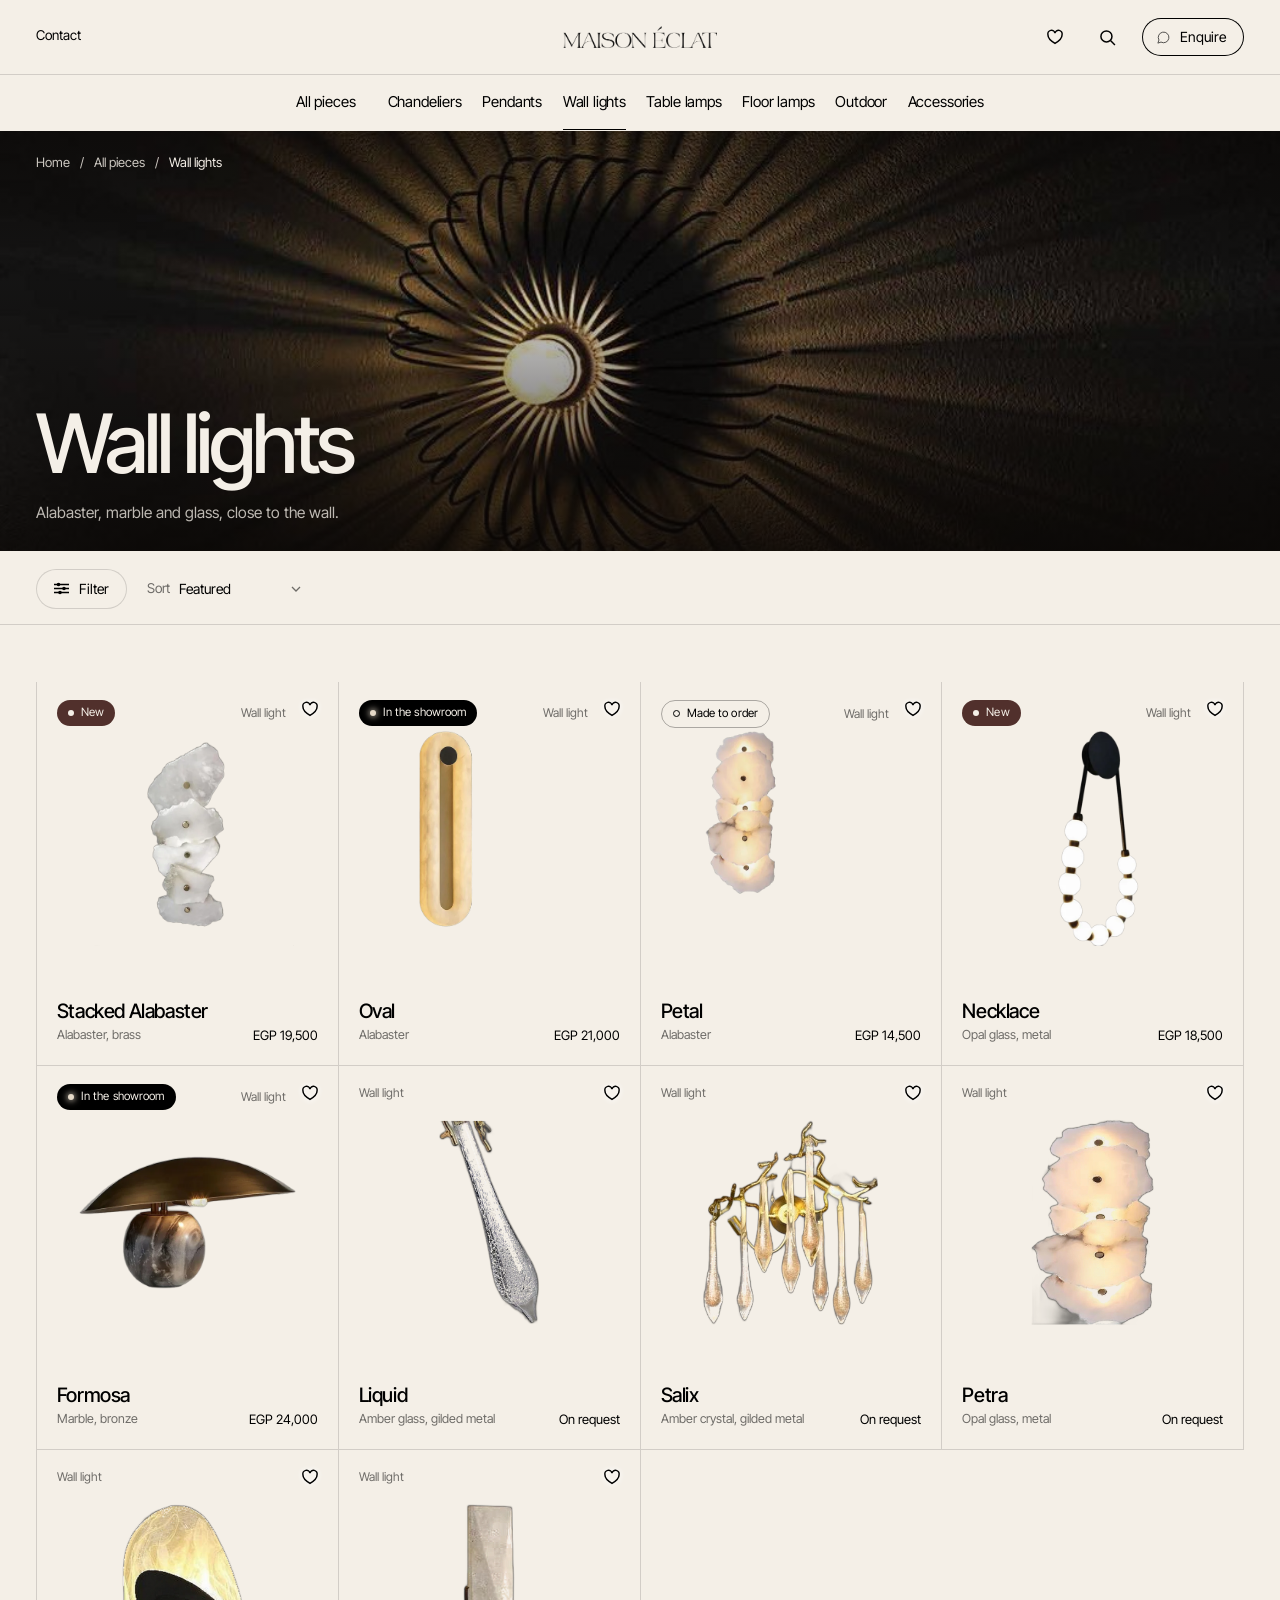
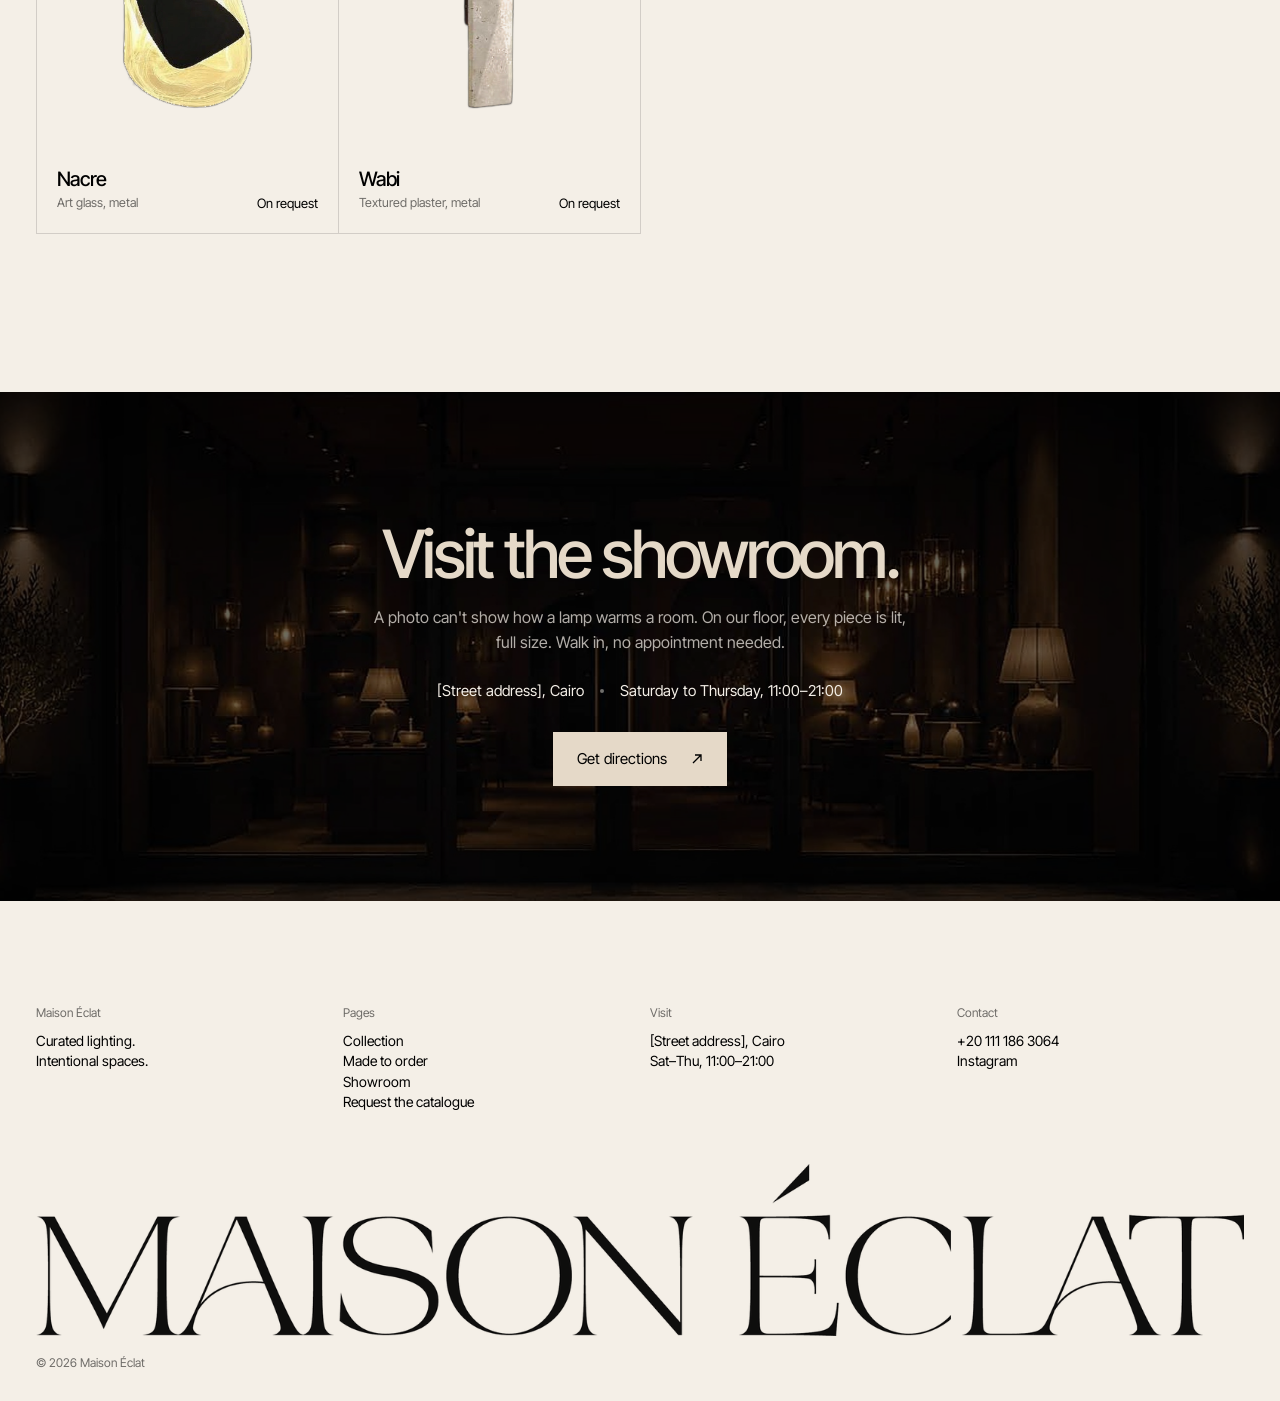
<file: docs/wall-lights.html>
<!DOCTYPE html>
<html lang="en">
<head>
<meta charset="utf-8"/>
<meta content="width=device-width, initial-scale=1" name="viewport"/>
<title>Wall lights | Maison Éclat</title>
<meta content="Wall lights at Maison Éclat, Cairo. Alabaster, marble and opal glass." name="description"/><meta property="og:type" content="website"/><meta property="og:site_name" content="Maison Éclat"/><meta property="og:title" content="Wall lights | Maison Éclat"/><meta property="og:description" content="Wall lights at Maison Éclat, Cairo. Alabaster, marble and opal glass."/><meta property="og:image" content="https://fadyfouad0.github.io/maisoneclatwebsite/assets/ba7bd4a4912631602a867c2ac174a03a.jpg"/><meta name="twitter:card" content="summary_large_image"/>
<link href="favicon-32.png" rel="icon" sizes="32x32" type="image/png"/>
<link href="favicon.svg" rel="icon" type="image/svg+xml"/>
<link href="favicon-512.png" rel="icon" sizes="512x512" type="image/png"/>
<link href="favicon-180.png" rel="apple-touch-icon" sizes="180x180"/>
<meta content="#E5D9C8" name="theme-color"/>
<link href="https://fonts.googleapis.com" rel="preconnect"/>
<link crossorigin="" href="https://fonts.gstatic.com" rel="preconnect"/>
<link href="https://fonts.googleapis.com/css2?family=Inter+Tight:ital,wght@0,300;0,400;0,500;0,600;1,400&amp;display=swap" rel="stylesheet"/>
<link href="site.css" rel="stylesheet"/>
<script>window.BASE="";</script>
</head>
<body class="has-phone">
<div class="d3" data-dc-tpl="13" data-page="Wall light">
<header class="sh-bar px">
<div class="nv nv-cold"><div class="nv-top px"><div class="nv-u nv-u1"><button aria-expanded="false" aria-label="Open the menu" class="nb-mb" type="button"><i aria-hidden="true"></i><i aria-hidden="true"></i></button><a class="nv-ul" href="showroom.html">Contact</a></div><a aria-label="Maison Éclat, home" class="nv-wm" href="index.html"><span class="wm" style="width: 160px;"></span></a><div class="nv-u nv-u2"><button aria-expanded="false" aria-label="Show your saved pieces" class="nb-sv" type="button"><svg aria-hidden="true" fill="none" height="18" stroke="currentColor" stroke-width="1.3" viewbox="0 0 16 16" width="18"><path d="M8 13.6S1.7 9.9 1.7 5.9A3.15 3.15 0 0 1 8 4.6a3.15 3.15 0 0 1 6.3 1.3c0 4-6.3 7.7-6.3 7.7z"></path></svg><sup><span class="sc-interp">0</span></sup></button><button aria-label="Search the collection" class="nb-i nv-si" type="button"><svg aria-hidden="true" fill="none" height="17" stroke="currentColor" stroke-width="1.4" viewbox="0 0 16 16" width="17"><circle cx="7" cy="7" r="5.2"></circle><path d="M10.8 10.8 15 15"></path></svg></button><a class="nb-cta" href="https://wa.me/201111863064?text=Hello%20Maison%20%C3%89clat%2C%20I%20have%20a%20question%20about%20a%20piece." rel="noopener" target="_blank"><svg aria-hidden="true" class="wam" fill="none" height="15" stroke="currentColor" stroke-width="1.5" viewbox="0 0 24 24" width="15"><path d="M3 21l1.7-5A8.5 8.5 0 1 1 8 19.3z"></path></svg><span>Enquire</span></a></div></div><div class="nv-row px"><nav aria-label="Collection" class="nv-ls"><a class="nv-b nv-b2" href="collection.html">All pieces</a><span class="nv-i"><a class="nv-b" href="chandeliers.html">Chandeliers</a><div class="nv-p"><div class="nv-pw px"><div class="nv-col"><span class="nv-k">Collections</span><a href="chandeliers.html#classic">Classic collection</a><a href="chandeliers.html#modern">Modern collection</a><a href="chandeliers.html#glass">Glass collection</a></div><div class="nv-col"><span class="nv-k">Pieces</span><a class="nv-pl" href="piece.html?p=desert-rose">Desert Rose</a><a class="nv-pl" href="piece.html?p=branch">Branch</a><a class="nv-pl" href="piece.html?p=spiral">Spiral</a><a class="nv-pl" href="piece.html?p=waterfall-column">Waterfall Column</a><a class="nv-all" href="chandeliers.html"><span>All chandeliers</span><svg aria-hidden="true" fill="none" height="10" stroke="currentColor" viewbox="0 0 16 10" width="16"><path d="M0 5h15M11 1l4 4-4 4"></path></svg></a></div><div class="nv-pv"><a class="nv-c def" href="piece.html?p=desert-rose"><span class="nv-sm"><img alt="Desert Rose" src="assets/161d7544adaf3555a5c7c3f9e8e49911.webp" loading="lazy" decoding="async"/></span><span class="nv-sx"><span class="nv-sk">The statement piece</span><b>Desert Rose</b><em>Glass, gilded metal</em><span class="nv-sp">From EGP 148,000</span></span></a><a class="nv-c nvpv" href="piece.html?p=desert-rose"><span class="nv-sm"><img alt="Desert Rose" src="assets/161d7544adaf3555a5c7c3f9e8e49911.webp" loading="lazy" decoding="async"/></span><span class="nv-sx"><span class="nv-sk">See the piece</span><b>Desert Rose</b><em>Glass, gilded metal</em><span class="nv-sp">From EGP 148,000</span></span></a><a class="nv-c nvpv" href="piece.html?p=branch"><span class="nv-sm"><img alt="Branch" src="assets/2b227a72a7ec6e00573e0648a656e3c6.webp" loading="lazy" decoding="async"/></span><span class="nv-sx"><span class="nv-sk">See the piece</span><b>Branch</b><em>Crystal, brass</em><span class="nv-sp">EGP 185,000</span></span></a><a class="nv-c nvpv" href="piece.html?p=spiral"><span class="nv-sm"><img alt="Spiral" src="assets/7345e2e78b6c7c5b1e20e24486b006a8.webp" loading="lazy" decoding="async"/></span><span class="nv-sx"><span class="nv-sk">See the piece</span><b>Spiral</b><em>Crystal, chrome</em><span class="nv-sp">From EGP 96,000</span></span></a><a class="nv-c nvpv" href="piece.html?p=waterfall-column"><span class="nv-sm"><img alt="Waterfall Column" src="assets/e0e13a2b151fdf653414b2777e8ae5de.webp" loading="lazy" decoding="async"/></span><span class="nv-sx"><span class="nv-sk">See the piece</span><b>Waterfall Column</b><em>Crystal</em><span class="nv-sp">On request</span></span></a></div></div></div></span><span class="nv-i"><a class="nv-b" href="pendants.html">Pendants</a><div class="nv-p"><div class="nv-pw px two"><div class="nv-col"><span class="nv-k">Pieces</span><a class="nv-pl" href="piece.html?p=prism">Prism</a><a class="nv-pl" href="piece.html?p=evette">Evette</a><a class="nv-pl" href="piece.html?p=mirza">Mirza</a><a class="nv-pl" href="piece.html?p=lantern">Lantern</a><a class="nv-all" href="pendants.html"><span>All pendants</span><svg aria-hidden="true" fill="none" height="10" stroke="currentColor" viewbox="0 0 16 10" width="16"><path d="M0 5h15M11 1l4 4-4 4"></path></svg></a></div><div class="nv-pv"><a class="nv-c def" href="piece.html?p=prism"><span class="nv-sm"><img alt="Prism" src="assets/1299a019108e423f42d9e288007b2902.webp" loading="lazy" decoding="async"/></span><span class="nv-sx"><span class="nv-sk">The statement piece</span><b>Prism</b><em>Coloured crystal</em><span class="nv-sp">EGP 42,000</span></span></a><a class="nv-c nvpv" href="piece.html?p=prism"><span class="nv-sm"><img alt="Prism" src="assets/1299a019108e423f42d9e288007b2902.webp" loading="lazy" decoding="async"/></span><span class="nv-sx"><span class="nv-sk">See the piece</span><b>Prism</b><em>Coloured crystal</em><span class="nv-sp">EGP 42,000</span></span></a><a class="nv-c nvpv" href="piece.html?p=evette"><span class="nv-sm"><img alt="Evette" src="assets/e4f3b8eaede5a2e6843042b1c167b238.webp" loading="lazy" decoding="async"/></span><span class="nv-sx"><span class="nv-sk">See the piece</span><b>Evette</b><em>Smoked glass, brass</em><span class="nv-sp">EGP 16,800</span></span></a><a class="nv-c nvpv" href="piece.html?p=mirza"><span class="nv-sm"><img alt="Mirza" src="assets/44ac0b63d1808f04ef20f3b6501ed9cb.webp" loading="lazy" decoding="async"/></span><span class="nv-sx"><span class="nv-sk">See the piece</span><b>Mirza</b><em>Glass, wood</em><span class="nv-sp">On request</span></span></a><a class="nv-c nvpv" href="piece.html?p=lantern"><span class="nv-sm"><img alt="Lantern" src="assets/0bec61b82d9d845c0ccecc4bb3849c14.webp" loading="lazy" decoding="async"/></span><span class="nv-sx"><span class="nv-sk">See the piece</span><b>Lantern</b><em>Metal, opal glass</em><span class="nv-sp">EGP 11,200</span></span></a></div></div></div></span><span class="nv-i"><a class="nv-b on" href="wall-lights.html">Wall lights</a><div class="nv-p"><div class="nv-pw px two"><div class="nv-col"><span class="nv-k">Pieces</span><a class="nv-pl" href="piece.html?p=stacked-alabaster">Stacked Alabaster</a><a class="nv-pl" href="piece.html?p=oval">Oval</a><a class="nv-pl" href="piece.html?p=petal">Petal</a><a class="nv-pl" href="piece.html?p=formosa">Formosa</a><a class="nv-all" href="wall-lights.html"><span>All wall lights</span><svg aria-hidden="true" fill="none" height="10" stroke="currentColor" viewbox="0 0 16 10" width="16"><path d="M0 5h15M11 1l4 4-4 4"></path></svg></a></div><div class="nv-pv"><a class="nv-c def" href="piece.html?p=stacked-alabaster"><span class="nv-sm"><img alt="Stacked Alabaster" src="assets/55c3eedc41c176a95378549bb8019d7a.webp" loading="lazy" decoding="async"/></span><span class="nv-sx"><span class="nv-sk">The statement piece</span><b>Stacked Alabaster</b><em>Alabaster, brass</em><span class="nv-sp">EGP 19,500</span></span></a><a class="nv-c nvpv" href="piece.html?p=stacked-alabaster"><span class="nv-sm"><img alt="Stacked Alabaster" src="assets/55c3eedc41c176a95378549bb8019d7a.webp" loading="lazy" decoding="async"/></span><span class="nv-sx"><span class="nv-sk">See the piece</span><b>Stacked Alabaster</b><em>Alabaster, brass</em><span class="nv-sp">EGP 19,500</span></span></a><a class="nv-c nvpv" href="piece.html?p=oval"><span class="nv-sm"><img alt="Oval" src="assets/8e643a083cf4c824cb2175f503297165.webp" loading="lazy" decoding="async"/></span><span class="nv-sx"><span class="nv-sk">See the piece</span><b>Oval</b><em>Alabaster</em><span class="nv-sp">EGP 21,000</span></span></a><a class="nv-c nvpv" href="piece.html?p=petal"><span class="nv-sm"><img alt="Petal" src="assets/286ad7222d1efd08d86ab4639a7570b2.webp" loading="lazy" decoding="async"/></span><span class="nv-sx"><span class="nv-sk">See the piece</span><b>Petal</b><em>Alabaster</em><span class="nv-sp">EGP 14,500</span></span></a><a class="nv-c nvpv" href="piece.html?p=formosa"><span class="nv-sm"><img alt="Formosa" src="assets/4733f0b7d663e05d6c4eee8dcdc4c944.webp" loading="lazy" decoding="async"/></span><span class="nv-sx"><span class="nv-sk">See the piece</span><b>Formosa</b><em>Marble, bronze</em><span class="nv-sp">EGP 24,000</span></span></a></div></div></div></span><span class="nv-i"><a class="nv-b" href="table-lamps.html">Table lamps</a><div class="nv-p"><div class="nv-pw px two"><div class="nv-col"><span class="nv-k">Pieces</span><a class="nv-pl" href="piece.html?p=mushroom">Mushroom</a><a class="nv-pl" href="piece.html?p=tivaro">Tivaro</a><a class="nv-pl" href="piece.html?p=crystal-waterfall">Crystal Waterfall</a><a class="nv-all" href="table-lamps.html"><span>All table lamps</span><svg aria-hidden="true" fill="none" height="10" stroke="currentColor" viewbox="0 0 16 10" width="16"><path d="M0 5h15M11 1l4 4-4 4"></path></svg></a></div><div class="nv-pv"><a class="nv-c def" href="piece.html?p=tivaro"><span class="nv-sm"><img alt="Tivaro" src="assets/2518200d46ae546dc89507ffa08bab92.webp" loading="lazy" decoding="async"/></span><span class="nv-sx"><span class="nv-sk">The statement piece</span><b>Tivaro</b><em>Travertine</em><span class="nv-sp">EGP 26,000</span></span></a><a class="nv-c nvpv" href="piece.html?p=mushroom"><span class="nv-sm"><img alt="Mushroom" src="assets/a6cf27a4dba06b9fb7057b75b2ebd129.webp" loading="lazy" decoding="async"/></span><span class="nv-sx"><span class="nv-sk">See the piece</span><b>Mushroom</b><em>Travertine, metal</em><span class="nv-sp">EGP 12,500</span></span></a><a class="nv-c nvpv" href="piece.html?p=tivaro"><span class="nv-sm"><img alt="Tivaro" src="assets/2518200d46ae546dc89507ffa08bab92.webp" loading="lazy" decoding="async"/></span><span class="nv-sx"><span class="nv-sk">See the piece</span><b>Tivaro</b><em>Travertine</em><span class="nv-sp">EGP 26,000</span></span></a><a class="nv-c nvpv" href="piece.html?p=crystal-waterfall"><span class="nv-sm"><img alt="Crystal Waterfall" src="assets/fa04153e085896e1be23d315075e6703.webp" loading="lazy" decoding="async"/></span><span class="nv-sx"><span class="nv-sk">See the piece</span><b>Crystal Waterfall</b><em>Crystal, chrome</em><span class="nv-sp">EGP 32,000</span></span></a></div></div></div></span><span class="nv-i"><a class="nv-b" href="floor-lamps.html">Floor lamps</a><div class="nv-p"><div class="nv-pw px two"><div class="nv-col"><span class="nv-k">Pieces</span><a class="nv-pl" href="piece.html?p=totem">Totem</a><a class="nv-all" href="floor-lamps.html"><span>All floor lamps</span><svg aria-hidden="true" fill="none" height="10" stroke="currentColor" viewbox="0 0 16 10" width="16"><path d="M0 5h15M11 1l4 4-4 4"></path></svg></a></div><div class="nv-pv"><a class="nv-c def" href="piece.html?p=totem"><span class="nv-sm"><img alt="Totem" src="assets/95cddb35463c74a8410fdbba63c231b1.webp" loading="lazy" decoding="async"/></span><span class="nv-sx"><span class="nv-sk">The statement piece</span><b>Totem</b><em>Alabaster</em><span class="nv-sp">EGP 58,000</span></span></a><a class="nv-c nvpv" href="piece.html?p=totem"><span class="nv-sm"><img alt="Totem" src="assets/95cddb35463c74a8410fdbba63c231b1.webp" loading="lazy" decoding="async"/></span><span class="nv-sx"><span class="nv-sk">See the piece</span><b>Totem</b><em>Alabaster</em><span class="nv-sp">EGP 58,000</span></span></a></div></div></div></span><span class="nv-i"><a class="nv-b" href="outdoor.html">Outdoor</a><div class="nv-p"><div class="nv-pw px two"><div class="nv-col"><span class="nv-k">Pieces</span><a class="nv-pl" href="piece.html?p=pebble">Pebble</a><a class="nv-all" href="outdoor.html"><span>All outdoor</span><svg aria-hidden="true" fill="none" height="10" stroke="currentColor" viewbox="0 0 16 10" width="16"><path d="M0 5h15M11 1l4 4-4 4"></path></svg></a></div><div class="nv-pv"><a class="nv-c def" href="piece.html?p=pebble"><span class="nv-sm"><img alt="Pebble" src="assets/7d35291b5eab7c91e36046d24f7003be.webp" loading="lazy" decoding="async"/></span><span class="nv-sx"><span class="nv-sk">The statement piece</span><b>Pebble</b><em>Stone composite</em><span class="nv-sp">EGP 9,800</span></span></a><a class="nv-c nvpv" href="piece.html?p=pebble"><span class="nv-sm"><img alt="Pebble" src="assets/7d35291b5eab7c91e36046d24f7003be.webp" loading="lazy" decoding="async"/></span><span class="nv-sx"><span class="nv-sk">See the piece</span><b>Pebble</b><em>Stone composite</em><span class="nv-sp">EGP 9,800</span></span></a></div></div></div></span><span class="nv-i"><a class="nv-b" href="accessories.html">Accessories</a><div class="nv-p"><div class="nv-pw px"><div class="nv-col"><span class="nv-k">Collections</span><a href="accessories.html">Bulbs</a><a href="accessories.html">Shades</a><a href="accessories.html">Dimmers and switches</a><a href="accessories.html">Ceiling roses</a><a href="accessories.html">Cords and cables</a></div><div class="nv-col"><span class="nv-k">Ask us</span><a href="https://wa.me/201111863064?text=Hello%20Maison%20%C3%89clat%2C%20I%20am%20looking%20for%20an%20accessory." target="_blank" rel="noopener">Tell us what you need</a><a class="nv-all" href="accessories.html"><span>All accessories</span><svg aria-hidden="true" fill="none" height="10" stroke="currentColor" viewbox="0 0 16 10" width="16"><path d="M0 5h15M11 1l4 4-4 4"></path></svg></a></div></div></div></span></nav></div></div>
</header>
<section aria-labelledby="ct-h1" class="ct ch seen">
<div class="ch-ph"><img alt="A wall light throwing a star of light across the wall" src="assets/9d6143d4228fa9815f023f04c1cf0456.jpg"/>
<div class="ch-in px">
<div class="ct-crumb ch-crumb"><a href="index.html">Home</a><span>/</span><a href="collection.html">All pieces</a><span>/</span><b><span class="sc-interp">Wall lights</span></b></div>
<div class="ch-t"><h1 id="ct-h1"><span class="ln"><span><span class="sc-interp">Wall lights</span></span></span></h1>
<p class="ct-line">Alabaster, marble and glass, close to the wall.</p></div>
</div>
</div>
</section>
<section aria-label="Filter and sort" class="cf px seen">
<div class="cf-bar">
<button aria-expanded="false" class="cf-b" type="button">
<svg aria-hidden="true" fill="none" height="13" stroke="currentColor" stroke-width="1.3" viewbox="0 0 15 13" width="15"><path d="M0 2.5h15M0 6.5h15M0 10.5h15"></path><circle cx="4.5" cy="2.5" fill="currentColor" r="1.8" stroke="none"></circle><circle cx="10" cy="6.5" fill="currentColor" r="1.8" stroke="none"></circle><circle cx="6" cy="10.5" fill="currentColor" r="1.8" stroke="none"></circle></svg>
<span>Filter</span><i class=""></i></button>
<label class="cf-s"><span>Sort</span><select aria-label="Sort the pieces"><option value="featured"><span class="sc-interp">Featured</span></option><option value="low"><span class="sc-interp">Price, low to high</span></option><option value="high"><span class="sc-interp">Price, high to low</span></option><option value="az"><span class="sc-interp">Name, A to Z</span></option></select>
<svg aria-hidden="true" fill="none" height="6" stroke="currentColor" stroke-width="1.3" viewbox="0 0 10 6" width="10"><path d="M1 1l4 4 4-4"></path></svg></label>
</div>
<div class="cf-p">
<div class="cf-g"><span class="cf-k">Material</span><div class="cf-cs"><button aria-pressed="false" class="cf-c" type="button"><span class="sc-interp">Alabaster</span></button><button aria-pressed="false" class="cf-c" type="button"><span class="sc-interp">Amber crystal</span></button><button aria-pressed="false" class="cf-c" type="button"><span class="sc-interp">Amber glass</span></button><button aria-pressed="false" class="cf-c" type="button"><span class="sc-interp">Art glass</span></button><button aria-pressed="false" class="cf-c" type="button"><span class="sc-interp">Brass</span></button><button aria-pressed="false" class="cf-c" type="button"><span class="sc-interp">Bronze</span></button><button aria-pressed="false" class="cf-c" type="button"><span class="sc-interp">Gilded metal</span></button><button aria-pressed="false" class="cf-c" type="button"><span class="sc-interp">Marble</span></button><button aria-pressed="false" class="cf-c" type="button"><span class="sc-interp">Metal</span></button><button aria-pressed="false" class="cf-c" type="button"><span class="sc-interp">Opal glass</span></button><button aria-pressed="false" class="cf-c" type="button"><span class="sc-interp">Textured plaster</span></button></div></div>
<div class="cf-g"><span class="cf-k">Availability</span><div class="cf-cs"><button aria-pressed="false" class="cf-c" type="button"><span class="sc-interp">New</span></button><button aria-pressed="false" class="cf-c" type="button"><span class="sc-interp">In the showroom</span></button><button aria-pressed="false" class="cf-c" type="button"><span class="sc-interp">Made to order</span></button></div></div>
<button class="cf-x" type="button"><span>Clear filters</span>×</button>
</div>
</section>
<section aria-label="Pieces" class="cg px seen">
<div class="d3-grid seen"><div class="d3-cw">
<a class="d3-cell" href="piece.html?p=stacked-alabaster"><span class="t"><span class="lb lb-new"><i aria-hidden="true"></i><span><span class="sc-interp">New</span></span></span><span><span class="sc-interp">2 finishes</span></span></span><img alt="Stacked Alabaster" src="assets/55c3eedc41c176a95378549bb8019d7a.webp" loading="lazy" decoding="async"/><span class="go"><svg aria-hidden="true" fill="none" height="12" stroke="currentColor" stroke-width="1.3" viewbox="0 0 12 12" width="12"><path d="M2 10 10 2M4 2h6v6"></path></svg></span><span class="b"><span><b><span class="sc-interp">Stacked Alabaster</span></b><small><span class="sc-interp">Alabaster, brass</span></small></span><em><span class="sc-interp">EGP 19,500</span></em></span></a>
<button aria-label="Save Stacked Alabaster" aria-pressed="false" class="sv-b" type="button"><svg aria-hidden="true" class="svm" fill="none" height="18" stroke="currentColor" stroke-width="1.3" viewbox="0 0 16 16" width="18"><path class="svh" d="M8 13.6S1.7 9.9 1.7 5.9A3.15 3.15 0 0 1 8 4.6a3.15 3.15 0 0 1 6.3 1.3c0 4-6.3 7.7-6.3 7.7z"></path></svg></button>
</div><div class="d3-cw">
<a class="d3-cell" href="piece.html?p=oval"><span class="t"><span class="lb lb-show"><i aria-hidden="true"></i><span><span class="sc-interp">In the showroom</span></span></span><span><span class="sc-interp">2 finishes</span></span></span><img alt="Oval" src="assets/8e643a083cf4c824cb2175f503297165.webp" loading="lazy" decoding="async"/><span class="go"><svg aria-hidden="true" fill="none" height="12" stroke="currentColor" stroke-width="1.3" viewbox="0 0 12 12" width="12"><path d="M2 10 10 2M4 2h6v6"></path></svg></span><span class="b"><span><b><span class="sc-interp">Oval</span></b><small><span class="sc-interp">Alabaster</span></small></span><em><span class="sc-interp">EGP 21,000</span></em></span></a>
<button aria-label="Save Oval" aria-pressed="false" class="sv-b" type="button"><svg aria-hidden="true" class="svm" fill="none" height="18" stroke="currentColor" stroke-width="1.3" viewbox="0 0 16 16" width="18"><path class="svh" d="M8 13.6S1.7 9.9 1.7 5.9A3.15 3.15 0 0 1 8 4.6a3.15 3.15 0 0 1 6.3 1.3c0 4-6.3 7.7-6.3 7.7z"></path></svg></button>
</div><div class="d3-cw">
<a class="d3-cell" href="piece.html?p=petal"><span class="t"><span class="lb lb-order"><i aria-hidden="true"></i><span><span class="sc-interp">Made to order</span></span></span><span><span class="sc-interp">1 finish</span></span></span><img alt="Petal" src="assets/286ad7222d1efd08d86ab4639a7570b2.webp" loading="lazy" decoding="async"/><span class="go"><svg aria-hidden="true" fill="none" height="12" stroke="currentColor" stroke-width="1.3" viewbox="0 0 12 12" width="12"><path d="M2 10 10 2M4 2h6v6"></path></svg></span><span class="b"><span><b><span class="sc-interp">Petal</span></b><small><span class="sc-interp">Alabaster</span></small></span><em><span class="sc-interp">EGP 14,500</span></em></span></a>
<button aria-label="Save Petal" aria-pressed="false" class="sv-b" type="button"><svg aria-hidden="true" class="svm" fill="none" height="18" stroke="currentColor" stroke-width="1.3" viewbox="0 0 16 16" width="18"><path class="svh" d="M8 13.6S1.7 9.9 1.7 5.9A3.15 3.15 0 0 1 8 4.6a3.15 3.15 0 0 1 6.3 1.3c0 4-6.3 7.7-6.3 7.7z"></path></svg></button>
</div><div class="d3-cw">
<a class="d3-cell" href="piece.html?p=necklace"><span class="t"><span class="lb lb-new"><i aria-hidden="true"></i><span><span class="sc-interp">New</span></span></span><span><span class="sc-interp">2 finishes</span></span></span><img alt="Necklace" src="assets/9d3676a5ba456b7812cf90e35ba12233.webp" loading="lazy" decoding="async"/><span class="go"><svg aria-hidden="true" fill="none" height="12" stroke="currentColor" stroke-width="1.3" viewbox="0 0 12 12" width="12"><path d="M2 10 10 2M4 2h6v6"></path></svg></span><span class="b"><span><b><span class="sc-interp">Necklace</span></b><small><span class="sc-interp">Opal glass, metal</span></small></span><em><span class="sc-interp">EGP 18,500</span></em></span></a>
<button aria-label="Save Necklace" aria-pressed="false" class="sv-b" type="button"><svg aria-hidden="true" class="svm" fill="none" height="18" stroke="currentColor" stroke-width="1.3" viewbox="0 0 16 16" width="18"><path class="svh" d="M8 13.6S1.7 9.9 1.7 5.9A3.15 3.15 0 0 1 8 4.6a3.15 3.15 0 0 1 6.3 1.3c0 4-6.3 7.7-6.3 7.7z"></path></svg></button>
</div><div class="d3-cw">
<a class="d3-cell" href="piece.html?p=formosa"><span class="t"><span class="lb lb-show"><i aria-hidden="true"></i><span><span class="sc-interp">In the showroom</span></span></span><span><span class="sc-interp">2 finishes</span></span></span><img alt="Formosa" src="assets/4733f0b7d663e05d6c4eee8dcdc4c944.webp" loading="lazy" decoding="async"/><span class="go"><svg aria-hidden="true" fill="none" height="12" stroke="currentColor" stroke-width="1.3" viewbox="0 0 12 12" width="12"><path d="M2 10 10 2M4 2h6v6"></path></svg></span><span class="b"><span><b><span class="sc-interp">Formosa</span></b><small><span class="sc-interp">Marble, bronze</span></small></span><em><span class="sc-interp">EGP 24,000</span></em></span></a>
<button aria-label="Save Formosa" aria-pressed="false" class="sv-b" type="button"><svg aria-hidden="true" class="svm" fill="none" height="18" stroke="currentColor" stroke-width="1.3" viewbox="0 0 16 16" width="18"><path class="svh" d="M8 13.6S1.7 9.9 1.7 5.9A3.15 3.15 0 0 1 8 4.6a3.15 3.15 0 0 1 6.3 1.3c0 4-6.3 7.7-6.3 7.7z"></path></svg></button>
</div><div class="d3-cw">
<a class="d3-cell" href="piece.html?p=liquid"><span class="t"><span class="lb lb-none"><i aria-hidden="true"></i><span><span class="sc-interp"></span></span></span><span><span class="sc-interp"></span></span></span><img alt="Liquid" src="assets/d2e24f8ddc6ab5de058e73bed92fa5a7.webp" loading="lazy" decoding="async"/><span class="go"><svg aria-hidden="true" fill="none" height="12" stroke="currentColor" stroke-width="1.3" viewbox="0 0 12 12" width="12"><path d="M2 10 10 2M4 2h6v6"></path></svg></span><span class="b"><span><b><span class="sc-interp">Liquid</span></b><small><span class="sc-interp">Amber glass, gilded metal</span></small></span><em><span class="sc-interp">On request</span></em></span></a>
<button aria-label="Save Liquid" aria-pressed="false" class="sv-b" type="button"><svg aria-hidden="true" class="svm" fill="none" height="18" stroke="currentColor" stroke-width="1.3" viewbox="0 0 16 16" width="18"><path class="svh" d="M8 13.6S1.7 9.9 1.7 5.9A3.15 3.15 0 0 1 8 4.6a3.15 3.15 0 0 1 6.3 1.3c0 4-6.3 7.7-6.3 7.7z"></path></svg></button>
</div><div class="d3-cw">
<a class="d3-cell" href="piece.html?p=salix"><span class="t"><span class="lb lb-none"><i aria-hidden="true"></i><span><span class="sc-interp"></span></span></span><span><span class="sc-interp"></span></span></span><img alt="Salix" src="assets/ffd1fa9dc42095024122a0a3b24cde58.webp" loading="lazy" decoding="async"/><span class="go"><svg aria-hidden="true" fill="none" height="12" stroke="currentColor" stroke-width="1.3" viewbox="0 0 12 12" width="12"><path d="M2 10 10 2M4 2h6v6"></path></svg></span><span class="b"><span><b><span class="sc-interp">Salix</span></b><small><span class="sc-interp">Amber crystal, gilded metal</span></small></span><em><span class="sc-interp">On request</span></em></span></a>
<button aria-label="Save Salix" aria-pressed="false" class="sv-b" type="button"><svg aria-hidden="true" class="svm" fill="none" height="18" stroke="currentColor" stroke-width="1.3" viewbox="0 0 16 16" width="18"><path class="svh" d="M8 13.6S1.7 9.9 1.7 5.9A3.15 3.15 0 0 1 8 4.6a3.15 3.15 0 0 1 6.3 1.3c0 4-6.3 7.7-6.3 7.7z"></path></svg></button>
</div><div class="d3-cw">
<a class="d3-cell" href="piece.html?p=petra"><span class="t"><span class="lb lb-none"><i aria-hidden="true"></i><span><span class="sc-interp"></span></span></span><span><span class="sc-interp"></span></span></span><img alt="Petra" src="assets/fb92f01a475229e28633ee61b7e74009.webp" loading="lazy" decoding="async"/><span class="go"><svg aria-hidden="true" fill="none" height="12" stroke="currentColor" stroke-width="1.3" viewbox="0 0 12 12" width="12"><path d="M2 10 10 2M4 2h6v6"></path></svg></span><span class="b"><span><b><span class="sc-interp">Petra</span></b><small><span class="sc-interp">Opal glass, metal</span></small></span><em><span class="sc-interp">On request</span></em></span></a>
<button aria-label="Save Petra" aria-pressed="false" class="sv-b" type="button"><svg aria-hidden="true" class="svm" fill="none" height="18" stroke="currentColor" stroke-width="1.3" viewbox="0 0 16 16" width="18"><path class="svh" d="M8 13.6S1.7 9.9 1.7 5.9A3.15 3.15 0 0 1 8 4.6a3.15 3.15 0 0 1 6.3 1.3c0 4-6.3 7.7-6.3 7.7z"></path></svg></button>
</div><div class="d3-cw">
<a class="d3-cell" href="piece.html?p=nacre"><span class="t"><span class="lb lb-none"><i aria-hidden="true"></i><span><span class="sc-interp"></span></span></span><span><span class="sc-interp"></span></span></span><img alt="Nacre" src="assets/25d5e24dfc957800099c5fe2479568a3.webp" loading="lazy" decoding="async"/><span class="go"><svg aria-hidden="true" fill="none" height="12" stroke="currentColor" stroke-width="1.3" viewbox="0 0 12 12" width="12"><path d="M2 10 10 2M4 2h6v6"></path></svg></span><span class="b"><span><b><span class="sc-interp">Nacre</span></b><small><span class="sc-interp">Art glass, metal</span></small></span><em><span class="sc-interp">On request</span></em></span></a>
<button aria-label="Save Nacre" aria-pressed="false" class="sv-b" type="button"><svg aria-hidden="true" class="svm" fill="none" height="18" stroke="currentColor" stroke-width="1.3" viewbox="0 0 16 16" width="18"><path class="svh" d="M8 13.6S1.7 9.9 1.7 5.9A3.15 3.15 0 0 1 8 4.6a3.15 3.15 0 0 1 6.3 1.3c0 4-6.3 7.7-6.3 7.7z"></path></svg></button>
</div><div class="d3-cw">
<a class="d3-cell" href="piece.html?p=wabi"><span class="t"><span class="lb lb-none"><i aria-hidden="true"></i><span><span class="sc-interp"></span></span></span><span><span class="sc-interp"></span></span></span><img alt="Wabi" src="assets/e62acf71ea965c15981dea8c94f7a89b.webp" loading="lazy" decoding="async"/><span class="go"><svg aria-hidden="true" fill="none" height="12" stroke="currentColor" stroke-width="1.3" viewbox="0 0 12 12" width="12"><path d="M2 10 10 2M4 2h6v6"></path></svg></span><span class="b"><span><b><span class="sc-interp">Wabi</span></b><small><span class="sc-interp">Textured plaster, metal</span></small></span><em><span class="sc-interp">On request</span></em></span></a>
<button aria-label="Save Wabi" aria-pressed="false" class="sv-b" type="button"><svg aria-hidden="true" class="svm" fill="none" height="18" stroke="currentColor" stroke-width="1.3" viewbox="0 0 16 16" width="18"><path class="svh" d="M8 13.6S1.7 9.9 1.7 5.9A3.15 3.15 0 0 1 8 4.6a3.15 3.15 0 0 1 6.3 1.3c0 4-6.3 7.7-6.3 7.7z"></path></svg></button>
</div></div>
  </section>
<section aria-labelledby="d3-show-h" class="shb seen" id="d3-show">
<img alt="" aria-hidden="true" class="shb-ph" src="assets/ecc6c0a2349127207ecc1fcbfc88dde3.jpg" loading="lazy" decoding="async"/>
<div class="shb-in rv">
<h2 id="d3-show-h">Visit the showroom.</h2>
<p>A photo can't show how a lamp warms a room. On our floor, every piece is lit, full size. Walk in, no appointment needed.</p>
<div class="shb-rw"><span>[Street address], Cairo</span><i aria-hidden="true"></i><span>Saturday to Thursday, 11:00–21:00</span></div>
<a class="d3-btn shb-btn" href="https://www.google.com/maps/search/?api=1&amp;query=Maison%20%C3%89clat%20Cairo" rel="noopener" target="_blank"><span>Get directions</span><svg aria-hidden="true" fill="none" height="12" stroke="currentColor" stroke-width="1.3" viewbox="0 0 12 12" width="12"><path d="M2 10 10 2M4 2h6v6"></path></svg></a>
</div>
</section>

<footer class="d3-foot px seen" id="d3-foot">
<div class="d3-foot-t rv"><div><h4>Maison Éclat</h4><p>Curated lighting.<br/>Intentional spaces.</p></div><div><h4>Pages</h4><p><a href="collection.html">Collection</a><br/>Made to order<br/>Showroom<br/><a href="https://wa.me/201111863064?text=Hello%20Maison%20%C3%89clat%2C%20please%20send%20me%20the%202026%20catalogue.">Request the catalogue</a></p></div><div><h4>Visit</h4><p>[Street address], Cairo<br/>Sat–Thu, 11:00–21:00</p></div><div><h4>Contact</h4><p><a href="tel:+201111863064">+20 111 186 3064</a><br/>Instagram</p></div></div>
<div class="d3-wmw"><span class="wm" style="width: 100%; color: rgb(0, 0, 0);"></span></div>
<div class="d3-base"><span>© 2026 Maison Éclat</span></div>
</footer>
</div>
<div class="ph" data-dc-tpl="13" data-page="Wall light"><div class="bar bar-l"><button aria-label="Open the menu" class="ic" type="button"><svg aria-hidden="true" fill="none" height="12" stroke="currentColor" stroke-width="1.5" viewbox="0 0 19 12" width="19"><path d="M0 1h19M0 11h19"></path></svg></button><span class="wm" style="width: 124px;"></span><span class="acts"><button aria-label="Search the collection" class="ic" type="button"><svg aria-hidden="true" fill="none" height="18" stroke="currentColor" stroke-width="1.3" viewbox="0 0 18 18" width="18"><circle cx="8" cy="8" r="6"></circle><path d="M12.4 12.4 17 17"></path></svg></button><button aria-label="Saved pieces" class="ic" type="button"><svg aria-hidden="true" fill="none" height="18" stroke="currentColor" stroke-width="1.3" viewbox="0 0 16 16" width="18"><path d="M8 13.6S1.7 9.9 1.7 5.9A3.15 3.15 0 0 1 8 4.6a3.15 3.15 0 0 1 6.3 1.3c0 4-6.3 7.7-6.3 7.7z"></path></svg></button></span></div><div class="cb"><a href="index.html">Home</a><span>/</span><a href="collection.html">All pieces</a><span>/</span><b>Wall lights</b></div><div class="ph-band"><img alt="A wall light throwing a star of light across the wall" src="assets/9d6143d4228fa9815f023f04c1cf0456.jpg"/><div class="ph-in"><h1>Wall lights</h1><p>Alabaster, marble and glass, close to the wall.</p></div></div><div class="fl"><button class="fl-b" type="button"><svg aria-hidden="true" fill="none" height="13" stroke="currentColor" stroke-width="1.3" viewbox="0 0 15 13" width="15"><path d="M0 2.5h15M0 6.5h15M0 10.5h15"></path><circle cx="4.5" cy="2.5" fill="currentColor" r="1.8" stroke="none"></circle><circle cx="10" cy="6.5" fill="currentColor" r="1.8" stroke="none"></circle><circle cx="6" cy="10.5" fill="currentColor" r="1.8" stroke="none"></circle></svg><span>Filter</span></button><button class="fl-s" type="button"><span>Featured</span><svg aria-hidden="true" fill="none" height="6" stroke="currentColor" stroke-width="1.3" viewbox="0 0 10 6" width="10"><path d="M1 1l4 4 4-4"></path></svg></button></div><div class="g2 g2-t"><a class="pc" href="piece.html?p=stacked-alabaster"><span class="pc-m"><span class="pc-lb">New</span><button aria-label="Save Stacked Alabaster" class="pc-sv" type="button"><span><svg aria-hidden="true" class="svm" fill="none" height="18" stroke="currentColor" stroke-width="1.3" viewbox="0 0 16 16" width="18"><path class="svh" d="M8 13.6S1.7 9.9 1.7 5.9A3.15 3.15 0 0 1 8 4.6a3.15 3.15 0 0 1 6.3 1.3c0 4-6.3 7.7-6.3 7.7z"></path></svg></span></button><img alt="Stacked Alabaster" src="assets/55c3eedc41c176a95378549bb8019d7a.webp" loading="lazy" decoding="async"/></span><span class="pc-t"><b>Stacked Alabaster</b><em>Wall light</em></span><span class="pc-p">EGP 19,500</span></a><a class="pc" href="piece.html?p=oval"><span class="pc-m"><span class="pc-lb">In the showroom</span><button aria-label="Save Oval" class="pc-sv" type="button"><span><svg aria-hidden="true" class="svm" fill="none" height="18" stroke="currentColor" stroke-width="1.3" viewbox="0 0 16 16" width="18"><path class="svh" d="M8 13.6S1.7 9.9 1.7 5.9A3.15 3.15 0 0 1 8 4.6a3.15 3.15 0 0 1 6.3 1.3c0 4-6.3 7.7-6.3 7.7z"></path></svg></span></button><img alt="Oval" src="assets/8e643a083cf4c824cb2175f503297165.webp" loading="lazy" decoding="async"/></span><span class="pc-t"><b>Oval</b><em>Wall light</em></span><span class="pc-p">EGP 21,000</span></a><a class="pc" href="piece.html?p=petal"><span class="pc-m"><span class="pc-lb">Made to order</span><button aria-label="Save Petal" class="pc-sv" type="button"><span><svg aria-hidden="true" class="svm" fill="none" height="18" stroke="currentColor" stroke-width="1.3" viewbox="0 0 16 16" width="18"><path class="svh" d="M8 13.6S1.7 9.9 1.7 5.9A3.15 3.15 0 0 1 8 4.6a3.15 3.15 0 0 1 6.3 1.3c0 4-6.3 7.7-6.3 7.7z"></path></svg></span></button><img alt="Petal" src="assets/286ad7222d1efd08d86ab4639a7570b2.webp" loading="lazy" decoding="async"/></span><span class="pc-t"><b>Petal</b><em>Wall light</em></span><span class="pc-p">EGP 14,500</span></a><a class="pc" href="piece.html?p=necklace"><span class="pc-m"><span class="pc-lb">New</span><button aria-label="Save Necklace" class="pc-sv" type="button"><span><svg aria-hidden="true" class="svm" fill="none" height="18" stroke="currentColor" stroke-width="1.3" viewbox="0 0 16 16" width="18"><path class="svh" d="M8 13.6S1.7 9.9 1.7 5.9A3.15 3.15 0 0 1 8 4.6a3.15 3.15 0 0 1 6.3 1.3c0 4-6.3 7.7-6.3 7.7z"></path></svg></span></button><img alt="Necklace" src="assets/9d3676a5ba456b7812cf90e35ba12233.webp" loading="lazy" decoding="async"/></span><span class="pc-t"><b>Necklace</b><em>Wall light</em></span><span class="pc-p">EGP 18,500</span></a><a class="pc" href="piece.html?p=formosa"><span class="pc-m"><span class="pc-lb">In the showroom</span><button aria-label="Save Formosa" class="pc-sv" type="button"><span><svg aria-hidden="true" class="svm" fill="none" height="18" stroke="currentColor" stroke-width="1.3" viewbox="0 0 16 16" width="18"><path class="svh" d="M8 13.6S1.7 9.9 1.7 5.9A3.15 3.15 0 0 1 8 4.6a3.15 3.15 0 0 1 6.3 1.3c0 4-6.3 7.7-6.3 7.7z"></path></svg></span></button><img alt="Formosa" src="assets/4733f0b7d663e05d6c4eee8dcdc4c944.webp" loading="lazy" decoding="async"/></span><span class="pc-t"><b>Formosa</b><em>Wall light</em></span><span class="pc-p">EGP 24,000</span></a><a class="pc" href="piece.html?p=liquid"><span class="pc-m"><button aria-label="Save Liquid" class="pc-sv" type="button"><span><svg aria-hidden="true" class="svm" fill="none" height="18" stroke="currentColor" stroke-width="1.3" viewbox="0 0 16 16" width="18"><path class="svh" d="M8 13.6S1.7 9.9 1.7 5.9A3.15 3.15 0 0 1 8 4.6a3.15 3.15 0 0 1 6.3 1.3c0 4-6.3 7.7-6.3 7.7z"></path></svg></span></button><img alt="Liquid" src="assets/d2e24f8ddc6ab5de058e73bed92fa5a7.webp" loading="lazy" decoding="async"/></span><span class="pc-t"><b>Liquid</b><em>Wall light</em></span><span class="pc-p">On request</span></a><a class="pc" href="piece.html?p=salix"><span class="pc-m"><button aria-label="Save Salix" class="pc-sv" type="button"><span><svg aria-hidden="true" class="svm" fill="none" height="18" stroke="currentColor" stroke-width="1.3" viewbox="0 0 16 16" width="18"><path class="svh" d="M8 13.6S1.7 9.9 1.7 5.9A3.15 3.15 0 0 1 8 4.6a3.15 3.15 0 0 1 6.3 1.3c0 4-6.3 7.7-6.3 7.7z"></path></svg></span></button><img alt="Salix" src="assets/ffd1fa9dc42095024122a0a3b24cde58.webp" loading="lazy" decoding="async"/></span><span class="pc-t"><b>Salix</b><em>Wall light</em></span><span class="pc-p">On request</span></a><a class="pc" href="piece.html?p=petra"><span class="pc-m"><button aria-label="Save Petra" class="pc-sv" type="button"><span><svg aria-hidden="true" class="svm" fill="none" height="18" stroke="currentColor" stroke-width="1.3" viewbox="0 0 16 16" width="18"><path class="svh" d="M8 13.6S1.7 9.9 1.7 5.9A3.15 3.15 0 0 1 8 4.6a3.15 3.15 0 0 1 6.3 1.3c0 4-6.3 7.7-6.3 7.7z"></path></svg></span></button><img alt="Petra" src="assets/fb92f01a475229e28633ee61b7e74009.webp" loading="lazy" decoding="async"/></span><span class="pc-t"><b>Petra</b><em>Wall light</em></span><span class="pc-p">On request</span></a><a class="pc" href="piece.html?p=nacre"><span class="pc-m"><button aria-label="Save Nacre" class="pc-sv" type="button"><span><svg aria-hidden="true" class="svm" fill="none" height="18" stroke="currentColor" stroke-width="1.3" viewbox="0 0 16 16" width="18"><path class="svh" d="M8 13.6S1.7 9.9 1.7 5.9A3.15 3.15 0 0 1 8 4.6a3.15 3.15 0 0 1 6.3 1.3c0 4-6.3 7.7-6.3 7.7z"></path></svg></span></button><img alt="Nacre" src="assets/25d5e24dfc957800099c5fe2479568a3.webp" loading="lazy" decoding="async"/></span><span class="pc-t"><b>Nacre</b><em>Wall light</em></span><span class="pc-p">On request</span></a><a class="pc" href="piece.html?p=wabi"><span class="pc-m"><button aria-label="Save Wabi" class="pc-sv" type="button"><span><svg aria-hidden="true" class="svm" fill="none" height="18" stroke="currentColor" stroke-width="1.3" viewbox="0 0 16 16" width="18"><path class="svh" d="M8 13.6S1.7 9.9 1.7 5.9A3.15 3.15 0 0 1 8 4.6a3.15 3.15 0 0 1 6.3 1.3c0 4-6.3 7.7-6.3 7.7z"></path></svg></span></button><img alt="Wabi" src="assets/e62acf71ea965c15981dea8c94f7a89b.webp" loading="lazy" decoding="async"/></span><span class="pc-t"><b>Wabi</b><em>Wall light</em></span><span class="pc-p">On request</span></a></div><div class="sec-f"><a class="btn out" href="https://wa.me/201111863064"><span><svg aria-hidden="true" class="wam" fill="none" height="15" stroke="currentColor" stroke-width="1.5" viewbox="0 0 24 24" width="15"><path d="M3 21l1.7-5A8.5 8.5 0 1 1 8 19.3z"></path></svg>Enquire about a piece</span></a></div><section aria-labelledby="s-vs" class="vs seen"><div class="vs-ph"><img alt="The showroom front at night, lit from inside" src="assets/04d29e2bd0bf024ecdc8126327efef15.jpg" loading="lazy" decoding="async"/></div><div class="vs-in"><span class="vs-open"><i aria-hidden="true"></i>Open now, until 21:00</span><h2 id="s-vs">Visit the showroom.</h2><p>Every piece we carry is switched on, full size. A photograph cannot show you how a lamp warms a room.</p><div class="vs-r"><span>[Street address], Cairo</span><span>Saturday to Thursday, 11:00–21:00. No appointment.</span></div><a class="btn lt" href="https://www.google.com/maps/search/?api=1&amp;query=Maison%20%C3%89clat%20Cairo"><span>Get directions</span></a></div></section><footer class="ft"><div class="ft-g"><div><h4>Pages</h4><p><a href="collection.html">Collection</a><br/><a href="showroom.html">Showroom</a><br/><a href="showroom.html">Contact</a><br/><a href="https://wa.me/201111863064?text=Hello%20Maison%20%C3%89clat%2C%20please%20send%20me%20the%202026%20catalogue." target="_blank" rel="noopener">Request the catalogue</a></p></div><div><h4>Contact</h4><p><a href="tel:+201111863064">+20 111 186 3064</a><br/>[hello@maisoneclat.eg]<br/>Instagram</p></div></div><div class="ft-wm"><span class="wm" style="width: 100%; color: rgb(0, 0, 0);"></span></div><div class="ft-b"><span>© 2026 Maison Éclat</span><span>Cairo</span></div></footer></div>
<template id="t-card-d"><div class="d3-cw"><a class="d3-cell" href="collection.html"><span class="t"><span class="lb lb-new"><i aria-hidden="true"></i><span><span class="sc-interp">New</span></span></span><span><span class="sc-interp">Chandelier</span></span></span><img alt="Desert Rose" src="assets/161d7544adaf3555a5c7c3f9e8e49911.webp" loading="lazy" decoding="async"/><span class="go"><svg aria-hidden="true" fill="none" height="12" stroke="currentColor" stroke-width="1.3" viewbox="0 0 12 12" width="12"><path d="M2 10 10 2M4 2h6v6"></path></svg></span><span class="b"><span><b><span class="sc-interp">Desert Rose</span></b><small><span class="sc-interp">Glass, gilded metal</span></small></span><em><span class="sc-interp">From EGP 148,000</span></em></span></a><button aria-label="Save Desert Rose to your list" aria-pressed="false" class="sv-b" type="button"><svg aria-hidden="true" class="svm" fill="none" height="18" stroke="currentColor" stroke-width="1.3" viewbox="0 0 16 16" width="18"><path class="svh" d="M8 13.6S1.7 9.9 1.7 5.9A3.15 3.15 0 0 1 8 4.6a3.15 3.15 0 0 1 6.3 1.3c0 4-6.3 7.7-6.3 7.7z"></path></svg></button></div></template>
<template id="t-card-p"><a class="pc" href="piece.html?p=desert-rose"><span class="pc-m"><span class="pc-lb">New</span><button aria-label="Save Desert Rose" class="pc-sv" type="button"><span><svg aria-hidden="true" class="svm" fill="none" height="18" stroke="currentColor" stroke-width="1.3" viewbox="0 0 16 16" width="18"><path class="svh" d="M8 13.6S1.7 9.9 1.7 5.9A3.15 3.15 0 0 1 8 4.6a3.15 3.15 0 0 1 6.3 1.3c0 4-6.3 7.7-6.3 7.7z"></path></svg></span></button><img alt="Desert Rose" src="assets/161d7544adaf3555a5c7c3f9e8e49911.webp" loading="lazy" decoding="async"/></span><span class="pc-t"><b>Desert Rose</b><em>Chandelier</em></span><span class="pc-p">From EGP 148,000</span></a></template>
<div aria-hidden="true" class="mn">
<div class="mn-top px"><a aria-label="Maison Éclat, home" class="mn-wm" href="index.html"><span class="wm" style="width: 136px;"></span></a><button aria-label="Close the menu" class="mn-x" type="button"><i aria-hidden="true"></i><i aria-hidden="true"></i></button></div>
<div class="mn-in px">
<div class="mn-cols">
<div class="mn-main"><span class="mn-k">Collection</span>
<div class="mn-rs-w"><div class="mn-r"><a class="mn-rn" href="chandeliers.html"><span>Chandeliers</span><svg aria-hidden="true" fill="none" height="12" stroke="currentColor" stroke-width="1.3" viewbox="0 0 12 12" width="12"><path d="M2 10 10 2M4 2h6v6"></path></svg></a><span class="mn-rs"><a href="chandeliers.html#classic">Classic collection</a><a href="chandeliers.html#modern">Modern collection</a><a href="chandeliers.html#glass">Glass collection</a></span></div><div class="mn-r"><a class="mn-rn" href="pendants.html"><span>Pendants</span><svg aria-hidden="true" fill="none" height="12" stroke="currentColor" stroke-width="1.3" viewbox="0 0 12 12" width="12"><path d="M2 10 10 2M4 2h6v6"></path></svg></a><span class="mn-rs"></span></div><div class="mn-r"><a class="mn-rn" href="wall-lights.html"><span>Wall lights</span><svg aria-hidden="true" fill="none" height="12" stroke="currentColor" stroke-width="1.3" viewbox="0 0 12 12" width="12"><path d="M2 10 10 2M4 2h6v6"></path></svg></a><span class="mn-rs"></span></div><div class="mn-r"><a class="mn-rn" href="table-lamps.html"><span>Table lamps</span><svg aria-hidden="true" fill="none" height="12" stroke="currentColor" stroke-width="1.3" viewbox="0 0 12 12" width="12"><path d="M2 10 10 2M4 2h6v6"></path></svg></a><span class="mn-rs"></span></div><div class="mn-r"><a class="mn-rn" href="floor-lamps.html"><span>Floor lamps</span><svg aria-hidden="true" fill="none" height="12" stroke="currentColor" stroke-width="1.3" viewbox="0 0 12 12" width="12"><path d="M2 10 10 2M4 2h6v6"></path></svg></a><span class="mn-rs"></span></div><div class="mn-r"><a class="mn-rn" href="outdoor.html"><span>Outdoor</span><svg aria-hidden="true" fill="none" height="12" stroke="currentColor" stroke-width="1.3" viewbox="0 0 12 12" width="12"><path d="M2 10 10 2M4 2h6v6"></path></svg></a><span class="mn-rs"></span></div><div class="mn-r"><a class="mn-rn" href="accessories.html"><span>Accessories</span><svg aria-hidden="true" fill="none" height="12" stroke="currentColor" stroke-width="1.3" viewbox="0 0 12 12" width="12"><path d="M2 10 10 2M4 2h6v6"></path></svg></a><span class="mn-rs"><a href="accessories.html">Bulbs</a><a href="accessories.html">Shades</a><a href="accessories.html">Dimmers and switches</a><a href="accessories.html">Ceiling roses</a><a href="accessories.html">Cords and cables</a></span></div></div>
<a class="mn-all" href="collection.html"><span>Every piece</span><svg aria-hidden="true" fill="none" height="10" stroke="currentColor" viewbox="0 0 16 10" width="16"><path d="M0 5h15M11 1l4 4-4 4"></path></svg></a>
</div>
<div class="mn-side">
<span class="mn-k">Visit</span>
<p class="mn-ad">[Street address]<br/>Cairo, Egypt<br/>Saturday to Thursday, [11am–9pm]</p>
<a class="mn-lk" href="index.html#d3-show"><span>See it at the showroom</span><svg aria-hidden="true" fill="none" height="10" stroke="currentColor" viewbox="0 0 16 10" width="16"><path d="M0 5h15M11 1l4 4-4 4"></path></svg></a>
<span class="mn-k mn-k2">Reach us</span>
<a class="mn-lk" href="showroom.html"><span>Contact</span><svg aria-hidden="true" fill="none" height="10" stroke="currentColor" viewbox="0 0 16 10" width="16"><path d="M0 5h15M11 1l4 4-4 4"></path></svg></a>
<a class="mn-lk" href="tel:+201111863064"><span>+20 111 186 3064</span></a>
<a class="d3-btn mn-wa" href="https://wa.me/201111863064?text=Hello%20Maison%20%C3%89clat%2C%20I%20have%20a%20question%20about%20a%20piece." rel="noopener" target="_blank"><svg aria-hidden="true" class="wam" fill="none" height="15" stroke="currentColor" stroke-width="1.5" viewbox="0 0 24 24" width="15"><path d="M3 21l1.7-5A8.5 8.5 0 1 1 8 19.3z"></path></svg><span>Enquire</span><svg aria-hidden="true" fill="none" height="10" stroke="currentColor" viewbox="0 0 16 10" width="16"><path d="M0 5h15M11 1l4 4-4 4"></path></svg></a>
</div>
</div>
</div>
</div><div aria-live="polite" class="sv-bar none">
<div class="sv-head"><button class="sv-tog" type="button"><b><span class="sc-interp">0</span></b><span><span class="sc-interp">Saved pieces</span></span><svg aria-hidden="true" class="sv-cv" fill="none" height="11" stroke="currentColor" stroke-width="1.4" viewbox="0 0 12 12" width="11"><path d="M2.5 7.5 6 4l3.5 3.5"></path></svg></button><a class="sv-go" href="https://wa.me/201111863064?text=Hello%20Maison%20%C3%89clat%2C%20I%20have%20a%20question%20about%20a%20piece." rel="noopener" target="_blank"><svg aria-hidden="true" class="wam" fill="none" height="15" stroke="currentColor" stroke-width="1.5" viewbox="0 0 24 24" width="15"><path d="M3 21l1.7-5A8.5 8.5 0 1 1 8 19.3z"></path></svg><span>Enquire about your list</span><svg aria-hidden="true" fill="none" height="10" stroke="currentColor" viewbox="0 0 16 10" width="16"><path d="M0 5h15M11 1l4 4-4 4"></path></svg></a></div>
<div class="sv-list"><div class="sv-empty">Nothing saved yet. The heart on any piece keeps it here, ready to send over.</div>
<div class="sv-foot"><button class="sv-clear" type="button"><span>Clear the list</span></button><span class="sv-note">We will reply on WhatsApp with photos, sizes and what is on the floor.</span></div>
</div>
</div><script defer="" src="site.js"></script>
</body>
</html>
</file>
<file: docs/site.css>
/* Maison Éclat. Built from the design boards; edit those, not this. */

.wm{display:block;aspect-ratio:1600/228;background:currentColor;-webkit-mask:url(assets/f6eef3b9aefa4bd32516d01c12bb87ef.png) center/contain no-repeat;mask:url(assets/f6eef3b9aefa4bd32516d01c12bb87ef.png) center/contain no-repeat}

body{margin:0}

:is(.d3,.mn,.sv-bar) a{color:inherit;text-decoration:none}

:is(.d3,.mn,.sv-bar) button{font:inherit;color:inherit;background:none;border:0;padding:0;cursor:pointer}

:is(.d3,.mn,.sv-bar) img{display:block}


.d3{--pa:#F4EFE7;--ln:rgba(0,0,0,.14);--bo:#51302C;--es:#33251A;--ec:#E5D9C8;--mu:rgba(0,0,0,.55);--ez:cubic-bezier(.16,.84,.24,1);width:100%;background:var(--pa);color:#000;font-family:'Inter Tight',sans-serif;font-size:15px;line-height:1.45;-webkit-font-smoothing:antialiased;overflow-x:clip}

:is(.d3,.mn,.sv-bar) .px{padding-left:2.8vw;padding-right:2.8vw}


.d3-nav{position:absolute;left:0;right:0;top:0;z-index:6;display:grid;grid-template-columns:1fr auto 1fr;align-items:center;padding-top:28px;padding-bottom:28px;transition:color .5s ease}

.d3-nav nav{display:flex;gap:2.6vw;justify-content:flex-end;font-size:15px}

.d3-nav nav a,.d3-bar nav a{position:relative;padding:4px 0}

.d3-nav nav a::after,.d3-bar nav a::after{content:'';position:absolute;left:0;right:0;bottom:0;height:1px;background:currentColor;transform:scaleX(0);transform-origin:right;transition:transform .5s var(--ez)}

.d3-nav nav a:hover::after,.d3-bar nav a:hover::after{transform:scaleX(1);transform-origin:left}

.d3-bar{position:fixed;left:0;right:0;top:0;z-index:40;display:grid;grid-template-columns:1fr auto 1fr;align-items:center;height:64px;background:rgba(244,239,231,.86);-webkit-backdrop-filter:blur(14px);backdrop-filter:blur(14px);border-bottom:1px solid var(--ln);transition:transform .7s var(--ez),opacity .5s ease}

.d3-bar nav{display:flex;gap:2.2vw;justify-content:flex-end;font-size:14px}


.d3-hero{position:relative;background:var(--pa)}


:is(.d3,.mn,.sv-bar) .hero3{position:relative;background:var(--pa)}

:is(.d3,.mn,.sv-bar) .h3-bar{position:absolute;left:0;right:0;top:0;z-index:4;color:var(--pa);box-sizing:border-box}

:is(.d3,.mn,.sv-bar) .h3-bar::after{content:'';position:absolute;left:0;right:0;top:0;height:190px;z-index:-1;pointer-events:none;background:linear-gradient(180deg,rgba(10,7,5,.74) 0%,rgba(10,7,5,.4) 44%,rgba(10,7,5,0) 100%)}

:is(.d3,.mn,.sv-bar) .h3-bar .wm{color:var(--pa);filter:drop-shadow(0 2px 12px rgba(0,0,0,.65))}

:is(.d3,.mn,.sv-bar) .h3-bar nav a,:is(.d3,.mn,.sv-bar) .h3-bar>span:first-child{text-shadow:0 1px 12px rgba(0,0,0,.55)}

:is(.d3,.mn,.sv-bar) .h3-top span{text-shadow:0 1px 12px rgba(0,0,0,.5)}

:is(.d3,.mn,.sv-bar) .h3-bar{display:grid;grid-template-columns:1fr auto 1fr;align-items:center;height:78px;border-bottom:1px solid rgba(244,239,231,.22)}

:is(.d3,.mn,.sv-bar) .h3-bar>span:first-child{font-size:13px;color:rgba(244,239,231,.7)}

:is(.d3,.mn,.sv-bar) .h3-bar .wm{color:var(--pa)}

:is(.d3,.mn,.sv-bar) .h3-bar nav{display:flex;gap:2.2vw;justify-content:flex-end;font-size:14px}

:is(.d3,.mn,.sv-bar) .h3-bar nav a{position:relative;padding:4px 0}

:is(.d3,.mn,.sv-bar) .h3-bar nav a::after{content:'';position:absolute;left:0;right:0;bottom:0;height:1px;background:currentColor;transform:scaleX(0);transform-origin:right;transition:transform .5s var(--ez)}

:is(.d3,.mn,.sv-bar) .h3-bar nav a:hover::after{transform:scaleX(1);transform-origin:left}

:is(.d3,.mn,.sv-bar) .h3-g{display:block;margin-top:0;height:min(100vh,980px);min-height:620px}

:is(.d3,.mn,.sv-bar) .h3-film{position:relative;height:100%;overflow:hidden;background:#0b0806;clip-path:inset(46% 0 46% 0);animation:h3open 1.5s var(--ez) .25s forwards}

@keyframes h3open{to{clip-path:inset(0 0 0 0)}}

:is(.d3,.mn,.sv-bar) .h3-film video{position:absolute;inset:0;width:100%;height:100%;object-fit:cover;object-position:50% 46%;transform:none}

:is(.d3,.mn,.sv-bar) .h3-film::after{content:'';position:absolute;inset:0;background:linear-gradient(180deg,rgba(10,7,5,.8) 0%,rgba(10,7,5,.34) 11%,rgba(10,7,5,0) 32%,rgba(10,7,5,0) 44%,rgba(10,7,5,.82) 100%)}

:is(.d3,.mn,.sv-bar) .h3-top{position:absolute;left:2.8vw;right:2.8vw;top:98px;z-index:2;display:flex;justify-content:space-between;font-size:13px;color:rgba(244,239,231,.68)}

:is(.d3,.mn,.sv-bar) .h3-in{position:absolute;left:2.8vw;right:2.8vw;bottom:34px;z-index:2;display:flex;justify-content:space-between;align-items:flex-end;gap:3vw}

:is(.d3,.mn,.sv-bar) .h3-in h1{margin:0;font-weight:500;font-size:5.2vw;line-height:.9;letter-spacing:-.05em;color:#F4EFE7}

:is(.d3,.mn,.sv-bar) .h3-in h1 span{display:block;overflow:hidden;padding-bottom:.18em;margin-bottom:-.18em}

:is(.d3,.mn,.sv-bar) .h3-in h1 b{display:block;font-weight:500;transform:translateY(105%);animation:h3up 1.1s var(--ez) 1.15s forwards}

@keyframes h3up{to{transform:none}}

.d3-btn.h3-cta{flex:none;background:var(--pa);color:#000}

.d3-btn.h3-cta:hover{background:var(--bo);color:var(--pa)}

:is(.d3,.mn,.sv-bar) .h3-feat{position:absolute;right:2.8vw;top:72px;z-index:3;display:flex;flex-direction:column;justify-content:space-between;width:min(23vw,330px);height:min(46vh,440px);padding:22px;box-sizing:border-box;background:#51302C;color:#F4EFE7;overflow:hidden;opacity:0;transform:translateY(20px);animation:h3feat 1s var(--ez) .9s forwards}

@keyframes h3feat{to{opacity:1;transform:none}}

:is(.d3,.mn,.sv-bar) .h3-feat h3{margin:16px 0 0;font-weight:500;font-size:clamp(18px,1.5vw,26px);line-height:1.12;letter-spacing:-.035em}

:is(.d3,.mn,.sv-bar) .h3-im{position:relative;flex:1;display:flex;align-items:center;justify-content:center;margin:12px -8px}

:is(.d3,.mn,.sv-bar) .h3-im::before{content:'';position:absolute;left:50%;top:50%;width:92%;aspect-ratio:1;transform:translate(-50%,-50%);border-radius:50%;background:radial-gradient(closest-side,rgba(255,214,160,.34),rgba(255,214,160,0))}

:is(.d3,.mn,.sv-bar) .h3-im img{position:relative;width:100%;max-height:100%;object-fit:contain;animation:h3sway 7s ease-in-out infinite;transform-origin:50% 0}

@keyframes h3sway{0%,100%{transform:rotate(-.6deg)}50%{transform:rotate(.6deg)}}

:is(.d3,.mn,.sv-bar) .h3-bt{display:flex;justify-content:space-between;align-items:center;gap:16px;font-size:14px}

:is(.d3,.mn,.sv-bar) .h3-pill{display:inline-flex;align-items:center;gap:10px;height:40px;padding:0 16px;box-shadow:inset 0 0 0 1px rgba(244,239,231,.6);font-size:13px;transition:background .3s ease,color .3s ease,box-shadow .3s ease}

:is(.d3,.mn,.sv-bar) .h3-feat:hover .h3-pill{background:var(--ec);color:#000;box-shadow:inset 0 0 0 1px var(--ec)}

.d3-stage{position:sticky;top:0;overflow:hidden}

.d3-win{position:absolute;inset:0;z-index:2;overflow:hidden;background:#1a130d}


:is(.d3,.mn,.sv-bar) .me-lit{position:absolute;inset:0;width:100%;height:100%;filter:sepia(.12) saturate(1.04);pointer-events:none}

:is(.d3,.mn,.sv-bar) .me-glow{position:absolute;transform:translate(-50%,-50%);border-radius:50%;mix-blend-mode:screen;pointer-events:none}

.d3-win::after{content:'';position:absolute;inset:0;background:linear-gradient(180deg,rgba(20,14,9,.45) 0%,rgba(20,14,9,0) 18%,rgba(20,14,9,0) 70%,rgba(20,14,9,.55) 100%);pointer-events:none}

.d3-wl{position:absolute;left:2.8vw;right:2.8vw;z-index:1;margin:0;font-weight:500;font-size:13.2vw;line-height:.8;letter-spacing:-.06em;text-transform:uppercase;white-space:nowrap;overflow:hidden}

.d3-wl span{display:block}

.d3-wl:has(.lgw){line-height:0;overflow:hidden;padding:0}

:is(.d3,.mn,.sv-bar) .lgw{display:block!important;height:min(13.4vw,20vh);background:currentColor;-webkit-mask-image:url(assets/f6eef3b9aefa4bd32516d01c12bb87ef.png);mask-image:url(assets/f6eef3b9aefa4bd32516d01c12bb87ef.png);-webkit-mask-repeat:no-repeat;mask-repeat:no-repeat}

:is(.d3,.mn,.sv-bar) .lg-m{aspect-ratio:869/228;-webkit-mask-size:184.1% 100%;mask-size:184.1% 100%;-webkit-mask-position:0 0;mask-position:0 0}

:is(.d3,.mn,.sv-bar) .lg-e{aspect-ratio:670/228;margin-left:auto;-webkit-mask-size:238.8% 100%;mask-size:238.8% 100%;-webkit-mask-position:100% 0;mask-position:100% 0}

.d3-wl i{display:inline-block;width:.1em;height:.1em;margin-left:.03em;border-radius:50%;background:var(--bo);vertical-align:.04em}

.d3-cap{position:absolute;left:0;right:0;z-index:3;display:flex;justify-content:center;gap:10px;font-size:12px;letter-spacing:.06em;text-transform:uppercase;color:var(--mu)}

.d3-cap i{display:block;width:1px;height:28px;background:#000;transform-origin:top;animation:d3cue 2.2s var(--ez) infinite}

@keyframes d3cue{0%{transform:scaleY(0)}50%{transform:scaleY(1);transform-origin:top}51%{transform-origin:bottom}100%{transform:scaleY(0);transform-origin:bottom}}

.d3-one{position:absolute;left:0;right:0;bottom:6vh;z-index:4;display:flex;justify-content:center;pointer-events:none}

.d3-art{margin:0;font-weight:500;font-size:7.4vw;line-height:.9;letter-spacing:-.055em;color:#F4EFE7;text-align:center;text-shadow:0 2px 40px rgba(20,14,9,.7)}

.d3-art i{display:inline-block;width:.1em;height:.1em;margin-left:.04em;border-radius:50%;background:#E5D9C8;vertical-align:.04em;box-shadow:0 0 18px 4px rgba(233,194,122,.55)}

:is(.d3,.mn,.sv-bar) .vh{position:absolute;width:1px;height:1px;overflow:hidden;clip:rect(0 0 0 0);white-space:nowrap;margin:0}

.d3-btn{display:inline-flex;align-items:center;justify-content:space-between;gap:24px;height:54px;padding:0 24px;background:#000;color:var(--pa);font-size:15px;transition:background .4s ease,color .4s ease}

.d3-btn:hover{background:var(--bo)}

.d3-btn.out{background:transparent;color:#000;border:1px solid #000}
.d3-btn.out:hover{background:#000;color:var(--pa)}

.d3-btn.lt{background:var(--ec);color:#000}
.d3-btn.lt:hover{background:#fff}

.d3-btn.ghost{background:transparent;color:var(--ec);border:1px solid rgba(229,217,200,.6)}
.d3-btn.ghost:hover{background:var(--ec);color:#000}

.d3-btn svg:not(.wam){transition:transform .4s var(--ez)}
.d3-btn:hover svg:not(.wam){transform:translateX(4px)}

.d3-btn>span{display:inline-flex;align-items:center;gap:9px}


:is(.d3,.mn,.sv-bar) .rv{opacity:0;transform:translateY(40px);transition:opacity 1.1s ease,transform 1.3s var(--ez)}

:is(.d3,.mn,.sv-bar) .seen .rv,:is(.d3,.mn,.sv-bar) .rv.seen{opacity:1;transform:none}

:is(.d3,.mn,.sv-bar) .ln{display:block;overflow:hidden;padding-bottom:.22em;margin-bottom:-.16em}

:is(.d3,.mn,.sv-bar) .ln>span{display:block;transform:translateY(105%);transition:transform 1.3s var(--ez)}

:is(.d3,.mn,.sv-bar) .seen .ln>span{transform:none}


.d3-sec{padding-top:8vw}

.d3-ih{display:flex;justify-content:space-between;align-items:flex-end;gap:3vw;padding-bottom:20px}

.d3-ih h2{margin:0;font-weight:500;font-size:8.4vw;line-height:.82;letter-spacing:-.05em}

.d3-ih h2 sup{font-size:.22em;letter-spacing:0;vertical-align:top;margin-left:8px;font-weight:400}

.d3-rule{height:1px;background:#000;transform:scaleX(0);transform-origin:left;transition:transform 1.6s var(--ez)}

:is(.d3,.mn,.sv-bar) .seen .d3-rule{transform:none}

.d3-f{display:flex;gap:6px;flex-wrap:wrap;justify-content:flex-end;max-width:44vw}

.d3-f a{display:inline-flex;align-items:center;height:34px;padding:0 14px;border:1px solid var(--ln);border-radius:100px;font-size:13px;transition:background .3s ease,color .3s ease,border-color .3s ease}

.d3-f a:hover,.d3-f a.on{background:#000;color:var(--pa);border-color:#000}

.d3-f a sup{font-size:9px;margin-left:3px}

.d3-grid{display:grid;grid-template-columns:repeat(4,1fr);border-left:1px solid var(--ln)}

.d3-cell{position:relative;display:flex;flex-direction:column;justify-content:space-between;height:max(380px,30vw);padding:18px 20px 20px;box-sizing:border-box;border-right:1px solid var(--ln);border-bottom:1px solid var(--ln);transition:background .5s ease,opacity 1s ease,transform 1.2s var(--ez)}

.d3-cell:hover{background:#EDE6DB}

.d3-cell .t{position:relative;z-index:1;display:flex;justify-content:space-between;align-items:center;font-size:12px;color:var(--mu)}

:is(.d3,.mn,.sv-bar) .lb{position:relative;z-index:1;display:inline-flex;align-items:center;gap:7px;height:26px;padding:0 11px;border-radius:100px;font-size:11.5px;letter-spacing:.01em;white-space:nowrap}

:is(.d3,.mn,.sv-bar) .lb i{display:block;width:6px;height:6px;border-radius:50%;background:currentColor}

:is(.d3,.mn,.sv-bar) .lb-new{background:#51302C;color:#F4EFE7}

:is(.d3,.mn,.sv-bar) .lb-show{background:#000;color:#F4EFE7}
:is(.d3,.mn,.sv-bar) .lb-show i{background:#E5D9C8;box-shadow:0 0 6px 1px rgba(229,217,200,.8)}

:is(.d3,.mn,.sv-bar) .lb-order{border:1px solid rgba(0,0,0,.3);color:#000}
:is(.d3,.mn,.sv-bar) .lb-order i{background:transparent;border:1px solid #000;width:5px;height:5px}

:is(.d3,.mn,.sv-bar) .lb-last{background:#E5D9C8;color:#33251A}

:is(.d3,.mn,.sv-bar) .lb-none{display:none}

.d3-cell img{position:absolute;left:14%;top:13%;width:72%;height:56%;object-fit:contain;transition:transform 1.4s var(--ez),opacity 1.2s ease}

.d3-grid:not(.seen) .d3-cell img{transform:translateY(50px) scale(.94);opacity:0}

.d3-cell:hover img{transform:translateY(-8px) scale(1.04)}

.d3-cell .b{display:flex;justify-content:space-between;align-items:flex-end;gap:12px}

.d3-cell .b b{display:block;font-weight:500;font-size:clamp(18px,1.55vw,26px);letter-spacing:-.02em;line-height:1.1}

.d3-cell .b small{font-size:13px;color:var(--mu)}

.d3-cell .b em{font-style:normal;font-size:13px;white-space:nowrap}

.d3-cell .go{position:absolute;right:18px;top:44px;opacity:0;transform:translate(-6px,6px);transition:opacity .4s ease,transform .5s var(--ez)}

.d3-cell:hover .go{opacity:1;transform:none}


:is(.d3,.mn,.sv-bar) .pr-h{display:grid;grid-template-columns:1fr auto;align-items:end;gap:14px 3vw;padding-bottom:26px;border-bottom:1px solid #000;margin-bottom:16px}

:is(.d3,.mn,.sv-bar) .pr-k{grid-column:1 / -1;display:flex;gap:18px;font-size:13px;color:var(--mu)}

:is(.d3,.mn,.sv-bar) .pr-sub{grid-column:1 / -1;margin:0;max-width:44em;font-size:15px;color:var(--mu)}

:is(.d3,.mn,.sv-bar) .pr-k span:first-child{color:#000}

:is(.d3,.mn,.sv-bar) .pr-h h2{margin:0;font-weight:500;font-size:2.4vw;line-height:1;letter-spacing:-.04em}

.d3 .ba h2{font-size:4.2vw;line-height:.92;letter-spacing:-.045em;margin:18px 0 20px}

:is(.d3,.mn,.sv-bar) .pr-all{display:inline-flex;align-items:center;gap:12px;padding:6px 0;font-size:15px;border-bottom:1px solid #000}

:is(.d3,.mn,.sv-bar) .pr-all svg{transition:transform .4s var(--ez)}
:is(.d3,.mn,.sv-bar) .pr-all:hover svg{transform:translateX(4px)}

:is(.d3,.mn,.sv-bar) .pr-g{display:grid;grid-template-columns:repeat(4,minmax(0,1fr));gap:16px}

:is(.d3,.mn,.sv-bar) .pc{display:flex;flex-direction:column;gap:14px;transition:opacity 1s ease,transform 1.2s var(--ez)}

:is(.d3,.mn,.sv-bar) .pr-g:not(.seen) .pc{opacity:0;transform:translateY(40px)}

:is(.d3,.mn,.sv-bar) .pc-m{position:relative;display:block;aspect-ratio:4 / 5;background:#EDE6DB;overflow:hidden;transition:background .5s ease}

:is(.d3,.mn,.sv-bar) .pc:hover .pc-m{background:#E5D9C8}

:is(.d3,.mn,.sv-bar) .pc-t{position:absolute;left:16px;right:16px;top:16px;z-index:1;display:flex;justify-content:space-between;align-items:center;font-size:12px;color:var(--mu)}

:is(.d3,.mn,.sv-bar) .pc-m img{position:absolute;left:15%;top:16%;width:70%;height:68%;object-fit:contain;transition:transform 1.2s var(--ez)}

:is(.d3,.mn,.sv-bar) .pc:hover .pc-m img{transform:translateY(-8px) scale(1.05)}

:is(.d3,.mn,.sv-bar) .pc-go{position:absolute;right:16px;bottom:16px;display:grid;place-items:center;width:40px;height:40px;border-radius:50%;background:#000;color:var(--pa);opacity:0;transform:scale(.7);transition:opacity .4s ease,transform .5s var(--ez)}

:is(.d3,.mn,.sv-bar) .pc:hover .pc-go{opacity:1;transform:none}

:is(.d3,.mn,.sv-bar) .pc-b{display:flex;justify-content:space-between;align-items:baseline;gap:12px}

:is(.d3,.mn,.sv-bar) .pc-b b{font-weight:500;font-size:clamp(18px,1.5vw,24px);letter-spacing:-.02em;line-height:1.1}

:is(.d3,.mn,.sv-bar) .pc-b em{font-style:normal;font-size:14px;color:var(--mu);white-space:nowrap}


.d3-stp{padding-top:10vw;padding-bottom:3vw}

.d3-st .ch{opacity:0;animation:d3type 11s linear infinite both}

.d3-st i{opacity:0;transform:scale(0);animation:d3dot 11s cubic-bezier(.16,.84,.24,1) infinite both}

@keyframes d3type{0%{opacity:0}1.2%{opacity:1}76%{opacity:1}78%{opacity:0}100%{opacity:0}}

@keyframes d3dot{0%{opacity:0;transform:scale(0)}4%{opacity:1;transform:scale(1)}72%{opacity:1;transform:scale(1)}75%{opacity:0;transform:scale(0)}100%{opacity:0;transform:scale(0)}}


:is(.d3,.mn,.sv-bar) .vs-top{display:grid;grid-template-columns:5fr 7fr;gap:2.8vw;padding-top:28px}

:is(.d3,.mn,.sv-bar) .vs-info{display:flex;flex-direction:column;justify-content:space-between;gap:40px}

:is(.d3,.mn,.sv-bar) .vs-k{display:flex;gap:18px;font-size:13px;color:var(--mu);margin-bottom:22px}
:is(.d3,.mn,.sv-bar) .vs-k span:first-child{color:#000}

:is(.d3,.mn,.sv-bar) .vs-h{margin:0 0 28px;font-weight:500;font-size:5.2vw;line-height:.88;letter-spacing:-.05em}

:is(.d3,.mn,.sv-bar) .vs-now{display:flex;flex-wrap:wrap;align-items:center;gap:14px}

:is(.d3,.mn,.sv-bar) .vs-open{display:inline-flex;align-items:center;gap:9px;height:36px;padding:0 16px;border-radius:100px;background:#000;color:var(--pa);font-size:14px}

:is(.d3,.mn,.sv-bar) .vs-open i{display:block;width:7px;height:7px;border-radius:50%;background:#9be29b;box-shadow:0 0 0 4px rgba(155,226,155,.18)}

:is(.d3,.mn,.sv-bar) .vs-open.closed{background:transparent;color:#000;border:1px solid rgba(0,0,0,.3)}
:is(.d3,.mn,.sv-bar) .vs-open.closed i{background:var(--bo);box-shadow:none}

:is(.d3,.mn,.sv-bar) .vs-clock{font-size:14px;color:var(--mu)}

:is(.d3,.mn,.sv-bar) .vs-addr{display:flex;flex-direction:column;gap:4px;padding:18px 0;border-top:1px solid var(--ln);font-size:17px}

:is(.d3,.mn,.sv-bar) .vs-addr .mu{font-size:14px;color:var(--mu)}

:is(.d3,.mn,.sv-bar) .vs-acts{display:flex;gap:8px;margin-top:10px}

:is(.d3,.mn,.sv-bar) .vs-week{display:grid;grid-template-columns:repeat(7,minmax(0,1fr));margin-top:16px;border-top:1px solid #000;border-left:1px solid var(--ln)}

:is(.d3,.mn,.sv-bar) .vs-d{display:flex;flex-direction:column;gap:6px;min-height:150px;padding:18px 18px 16px;box-sizing:border-box;border-right:1px solid var(--ln);border-bottom:1px solid var(--ln);transition:background .4s ease}

:is(.d3,.mn,.sv-bar) .vs-dn{font-weight:500;font-size:clamp(18px,1.6vw,24px);letter-spacing:-.02em}

:is(.d3,.mn,.sv-bar) .vs-dh{font-size:14px}

:is(.d3,.mn,.sv-bar) .vs-dt{margin-top:auto;font-size:12px;letter-spacing:.04em;text-transform:uppercase;color:var(--mu)}

:is(.d3,.mn,.sv-bar) .vs-d.today{background:#000;color:var(--pa)}
:is(.d3,.mn,.sv-bar) .vs-d.today .vs-dt{color:#E5D9C8}

:is(.d3,.mn,.sv-bar) .vs-d.off .vs-dn,:is(.d3,.mn,.sv-bar) .vs-d.off .vs-dh{color:rgba(0,0,0,.38)}

:is(.d3,.mn,.sv-bar) .vs-d.today.off{background:var(--bo)}
:is(.d3,.mn,.sv-bar) .vs-d.today.off .vs-dn,:is(.d3,.mn,.sv-bar) .vs-d.today.off .vs-dh{color:var(--pa)}


:is(.d3,.mn,.sv-bar) #d3-show.dk.ph.lo::before{background-position:center 38%;filter:brightness(.62) saturate(1.05)}


@property --lit{syntax:"<number>";inherits:true;initial-value:0}

:is(.d3,.mn,.sv-bar) .st-b{position:relative;margin-top:8vw;padding:0 2.8vw 2vw;text-align:center;--lit:0;animation:stlit 4s ease-in-out infinite}

:is(.d3,.mn,.sv-bar) .st-cord{display:block;width:1px;height:6vw;margin:0 auto;background:#000}

:is(.d3,.mn,.sv-bar) .st-lamp{position:relative;width:120px;height:72px;margin:0 auto}

:is(.d3,.mn,.sv-bar) .st-shade{position:absolute;left:0;top:0;z-index:1;display:block;width:120px;height:56px;border-radius:60px 60px 6px 6px;background:#33251A}

:is(.d3,.mn,.sv-bar) .st-bulb{position:absolute;z-index:0;left:50%;top:40px;width:32px;height:32px;margin-left:-16px;border-radius:50%;background:color-mix(in srgb,#fff4dc calc(var(--lit) * 100%),#9d927f);box-shadow:0 0 calc(var(--lit) * 30px) calc(var(--lit) * 10px) rgba(255,214,150,.8)}

:is(.d3,.mn,.sv-bar) .st-glow{position:absolute;left:50%;top:10px;z-index:0;width:70vw;height:40vw;margin-left:-35vw;background:radial-gradient(closest-side,rgba(255,206,140,.5),rgba(255,206,140,.12) 55%,rgba(255,206,140,0) 100%);pointer-events:none;opacity:var(--lit)}

:is(.d3,.mn,.sv-bar) .st-big{position:relative;margin:3vw 0 0;font-weight:500;font-size:6vw;line-height:.95;letter-spacing:-.05em;color:color-mix(in srgb,#000 calc(var(--lit) * 100%),#cfc5b8)}

:is(.d3,.mn,.sv-bar) .st-big .mu{opacity:.45}

@keyframes stlit{0%,12%{--lit:0}22%,82%{--lit:1}92%,100%{--lit:0}}


.d3-st{margin:0;font-weight:500;font-size:8vw;line-height:.95;letter-spacing:-.05em}

.d3-st .mu{color:rgba(0,0,0,.26)}

.d3-st i{display:inline-block;width:.16em;height:.16em;border-radius:50%;background:var(--bo);margin-left:.04em;transition:transform .7s var(--ez)}

.d3-st .tl{position:relative;display:block}

.d3-st .wd{display:inline-block;white-space:nowrap}

.d3-st .caret{position:absolute;top:.13em;width:.06em;height:.74em;background:var(--bo)}

.d3-st .caret.on{animation:d3blink 1s steps(1) 4 forwards}

@keyframes d3blink{0%{opacity:1}50%{opacity:0}100%{opacity:0}}


.d3-reel{position:relative}

.d3-reel-st{position:sticky;top:0;overflow:hidden;display:flex;flex-direction:column;justify-content:flex-end;padding-bottom:3vw;box-sizing:border-box}

.d3-track{display:flex;gap:16px;padding:0 2.8vw;will-change:transform}

.d3-fr{position:relative;flex:none;overflow:hidden;background:#1a130d}

.d3-fr img{position:absolute;top:0;height:100%;width:118%;object-fit:cover;will-change:transform}

.d3-fr figcaption{position:absolute;left:20px;right:20px;bottom:18px;display:flex;justify-content:space-between;align-items:flex-end;color:var(--ec);font-size:13px}

.d3-fr figcaption b{display:block;font-weight:500;font-size:clamp(22px,2.2vw,34px);letter-spacing:-.03em;line-height:1}

.d3-fr::after{content:'';position:absolute;inset:0;background:linear-gradient(0deg,rgba(20,14,9,.7),rgba(20,14,9,0) 45%);pointer-events:none}

.d3-fr figcaption{z-index:1}

.d3-prog{display:flex;align-items:center;gap:14px;margin-top:22px;font-size:13px}

.d3-prog i{position:relative;display:block;width:22vw;height:1px;background:var(--ln)}

.d3-prog i b{position:absolute;left:0;top:0;height:1px;background:#000}


.d3-show{display:grid;grid-template-columns:7fr 5fr;gap:2.8vw;padding-top:28px}

.d3-ph{position:relative;overflow:hidden}

.d3-ph img{position:absolute;left:0;width:100%;height:118%;object-fit:cover;will-change:transform}

.d3-row{display:grid;grid-template-columns:120px 1fr;gap:20px;padding:18px 0;border-bottom:1px solid var(--ln);font-size:16px}

.d3-row span:first-child{font-size:12px;color:var(--mu);padding-top:3px}

.d3-big{font-weight:500;font-size:10.4vw;line-height:.8;letter-spacing:-.06em}


.d3-foot{padding-top:8vw;padding-bottom:30px}

.d3-foot-t{display:grid;grid-template-columns:repeat(4,1fr);gap:20px;padding-bottom:4vw;font-size:14px}

.d3-foot-t h4{margin:0 0 10px;font-weight:400;font-size:12px;color:var(--mu)}

.d3-foot-t p{margin:0}

.d3-wmw{overflow:hidden}

.d3-wmw .wm{transform:translateY(102%);transition:transform 1.8s var(--ez)}

:is(.d3,.mn,.sv-bar) .seen .d3-wmw .wm{transform:none}

.d3-base{display:flex;justify-content:space-between;padding-top:18px;font-size:12px;color:var(--mu)}





:is(.d3,.mn,.sv-bar) .post{display:grid;grid-template-columns:7fr 5fr;border:1px solid #000}

:is(.d3,.mn,.sv-bar) .post-ph{position:relative;min-height:34vw;overflow:hidden;background:#1a130d}

:is(.d3,.mn,.sv-bar) .post-ph img{position:absolute;left:0;top:0;width:100%;height:118%;object-fit:cover;filter:sepia(.1)}

:is(.d3,.mn,.sv-bar) .post-st{position:absolute;right:20px;top:20px;z-index:1;width:96px;height:112px;padding:8px;box-sizing:border-box;background:#F4EFE7;border:1px dashed rgba(0,0,0,.35);display:flex;flex-direction:column;justify-content:space-between;font-size:11px;color:#000;transform:rotate(3deg)}

:is(.d3,.mn,.sv-bar) .post-st b{font-weight:500;font-size:22px;letter-spacing:-.04em;line-height:.9}

:is(.d3,.mn,.sv-bar) .post-r{display:flex;flex-direction:column;justify-content:space-between;gap:24px;padding:2.4vw;border-left:1px solid #000}

:is(.d3,.mn,.sv-bar) .post-r h2{margin:0;font-weight:500;font-size:3.4vw;letter-spacing:-.045em;line-height:.92}

:is(.d3,.mn,.sv-bar) .post-mu{color:var(--mu)}

:is(.d3,.mn,.sv-bar) .post-ln{border-bottom:1px solid var(--ln);padding:10px 0;font-size:16px}

:is(.d3,.mn,.sv-bar) .post-maps{display:flex;flex-wrap:wrap;gap:8px;margin-top:10px}

:is(.d3,.mn,.sv-bar) .post-k{display:inline-block;min-width:64px;margin-right:12px;font-size:12px;color:var(--mu)}

:is(.d3,.mn,.sv-bar) .post-tip{font-size:14px;line-height:1.45;display:flex}

:is(.d3,.mn,.sv-bar) .post-mp{display:inline-flex;align-items:center;gap:10px;height:44px;padding:0 16px;border:1px solid rgba(0,0,0,.25);font-size:14px;transition:background .3s ease,color .3s ease,border-color .3s ease}

:is(.d3,.mn,.sv-bar) .post-mp:hover{background:#000;color:#F4EFE7;border-color:#000}

:is(.d3,.mn,.sv-bar) .post-cat{display:grid;grid-template-columns:70px 1fr auto;gap:16px;align-items:center;padding-top:18px;border-top:1px solid #000}

:is(.d3,.mn,.sv-bar) .post-cov{display:flex;align-items:center;justify-content:center;height:84px;background:#51302C;overflow:hidden}

:is(.d3,.mn,.sv-bar) .post-cov img{height:66px;transform:rotate(-4deg);box-shadow:0 8px 16px rgba(0,0,0,.4)}

:is(.d3,.mn,.sv-bar) .post-btn{display:inline-flex;align-items:center;gap:10px;height:46px;padding:0 18px;background:#000;color:#F4EFE7;font-size:14px;transition:background .3s ease}

:is(.d3,.mn,.sv-bar) .post-btn:hover{background:#33251A}



.d3-hrs{font-weight:500;font-size:88px;line-height:.85;letter-spacing:-.06em;color:#33251A}

.d3-catc{display:grid;grid-template-columns:9vw 1fr;gap:20px;align-items:center;padding:0 20px 0 0;background:#33251A;color:#F4EFE7}

.d3-catc h3{margin:0;font-weight:500;font-size:1.5vw;line-height:1;letter-spacing:-.035em}

.d3-catc-s{font-size:14px;color:rgba(229,217,200,.7)}

.d3-cov{position:relative;display:flex;align-items:center;justify-content:center;align-self:stretch;min-height:11vw;background:#51302C;overflow:hidden}

.d3-cov img{height:8vw;box-shadow:0 14px 28px rgba(0,0,0,.45);transform:rotate(-4deg);transition:transform .9s var(--ez)}

.d3-catc:hover .d3-cov img{transform:rotate(0deg) scale(1.03)}



:is(.d3,.mn,.sv-bar) .shb{position:relative;margin-top:8vw;padding:9vw 2.8vw;overflow:hidden;background:#000;text-align:center}

:is(.d3,.mn,.sv-bar) .shb-ph{position:absolute;left:0;top:-9%;width:100%;height:118%;object-fit:cover;object-position:50% 50%;opacity:.72;filter:brightness(.92) saturate(.96);will-change:transform}

:is(.d3,.mn,.sv-bar) .shb::after{content:'';position:absolute;inset:0;background:radial-gradient(120% 90% at 50% 55%,rgba(0,0,0,.18) 0%,rgba(0,0,0,.66) 70%,rgba(0,0,0,.94) 100%)}

:is(.d3,.mn,.sv-bar) .shb-in{position:relative;z-index:1;display:flex;flex-direction:column;align-items:center;max-width:46em;margin:0 auto;color:var(--pa)}

:is(.d3,.mn,.sv-bar) .shb-k{justify-content:center;color:rgba(244,239,231,.6)}

:is(.d3,.mn,.sv-bar) .shb-k span:first-child{color:#E5D9C8}

:is(.d3,.mn,.sv-bar) .shb h2{margin:16px 0 0;font-weight:500;font-size:5.2vw;line-height:.95;letter-spacing:-.05em;color:#E5D9C8}

:is(.d3,.mn,.sv-bar) .shb p{margin:18px 0 0;max-width:34em;font-size:16px;line-height:1.55;color:rgba(244,239,231,.72)}

:is(.d3,.mn,.sv-bar) .shb-rw{display:flex;flex-wrap:wrap;align-items:center;justify-content:center;gap:16px;margin-top:26px;font-size:15px}

:is(.d3,.mn,.sv-bar) .shb-rw i{display:block;width:4px;height:4px;border-radius:50%;background:rgba(244,239,231,.45)}

:is(.d3,.mn,.sv-bar) .shb-btn{margin-top:30px;background:#E5D9C8;color:#000}

:is(.d3,.mn,.sv-bar) .shb-btn:hover{background:#F4EFE7;color:#000}



:is(.d3,.mn,.sv-bar) .sp-h{display:flex;justify-content:space-between;align-items:center;gap:20px;padding-bottom:18px;border-bottom:1px solid #000}

:is(.d3,.mn,.sv-bar) .sp-h .pr-k{grid-column:auto}

:is(.d3,.mn,.sv-bar) .sp-t{margin:0;font-weight:500;font-size:2.4vw;line-height:1;letter-spacing:-.04em}

:is(.d3,.mn,.sv-bar) .sp{position:relative;height:44vw;overflow:hidden}

:is(.d3,.mn,.sv-bar) .sp-cord{position:absolute;left:50%;top:0;width:1px;height:5vw;background:#000;transform-origin:top;transform:scaleY(0);transition:transform 1.2s var(--ez) .2s}

:is(.d3,.mn,.sv-bar) .seen .sp-cord{transform:none}

:is(.d3,.mn,.sv-bar) .sp-lamp{position:absolute;left:50%;top:4.9vw;width:38vw;height:27vw;margin-left:-19vw;z-index:2;opacity:0;transform:translateY(-3vw);transition:opacity 1.2s ease .3s,transform 1.6s var(--ez) .3s}

:is(.d3,.mn,.sv-bar) .seen .sp-lamp{opacity:1;transform:none}

:is(.d3,.mn,.sv-bar) .sp-sway{position:absolute;inset:0;transform-origin:50% -5vw;animation:spsway 7s ease-in-out infinite}

@keyframes spsway{0%,100%{transform:rotate(-1.1deg)}50%{transform:rotate(1.1deg)}}

:is(.d3,.mn,.sv-bar) .sp-l{position:absolute;inset:0;width:100%;height:100%;object-fit:contain;object-position:50% 0;opacity:0;transform:translateY(-3vw) scale(.96);filter:blur(6px);transition:opacity .5s ease,transform .8s var(--ez),filter .6s ease}

:is(.d3,.mn,.sv-bar) .sp-l.on{opacity:1;transform:none;filter:none;transition-delay:.1s}

:is(.d3,.mn,.sv-bar) .sp-l.out{transform:translateY(2vw) scale(.98)}

:is(.d3,.mn,.sv-bar) .sp-word{position:absolute;left:0;right:0;bottom:5.4vw;z-index:1;margin:0;height:13vw;overflow:hidden;text-align:center;font-weight:500;font-size:16vw;line-height:.8;letter-spacing:-.055em;text-transform:uppercase;white-space:nowrap}

:is(.d3,.mn,.sv-bar) .sp-w{position:absolute;left:0;right:0;bottom:0;pointer-events:none}

:is(.d3,.mn,.sv-bar) .sp-c{display:inline-block;transform:translateY(110%);transition:transform .6s var(--ez)}

:is(.d3,.mn,.sv-bar) .sp-w.on .sp-c{transform:none}

:is(.d3,.mn,.sv-bar) .sp-w.out .sp-c{transform:translateY(-110%)}

.d3-sec:not(.seen) .sp-w.on .sp-c{transform:translateY(110%)}

:is(.d3,.mn,.sv-bar) .sp-w i{display:inline-block;width:.09em;height:.09em;margin:0 .04em;border-radius:50%;background:var(--bo);vertical-align:.32em}

:is(.d3,.mn,.sv-bar) .sp-side{position:absolute;top:13vw;z-index:3;width:17vw;height:3em;font-size:14px}

:is(.d3,.mn,.sv-bar) .sp-sl{right:calc(50% + 17vw);text-align:right}
:is(.d3,.mn,.sv-bar) .sp-sr{left:calc(50% + 17vw)}

:is(.d3,.mn,.sv-bar) .sp-s{position:absolute;left:0;right:0;top:0;display:flex;flex-direction:column;gap:2px;opacity:0;transform:translateY(10px);transition:opacity .5s ease,transform .7s var(--ez)}

:is(.d3,.mn,.sv-bar) .sp-s.on{opacity:1;transform:none;transition-delay:.45s}

:is(.d3,.mn,.sv-bar) .sp-s b{font-weight:600}

:is(.d3,.mn,.sv-bar) .sp-cards{position:absolute;left:calc(50% + 17vw);top:17.6vw;z-index:4;width:21.6vw;height:7.4vw}

:is(.d3,.mn,.sv-bar) .sp-card{position:absolute;inset:0;display:flex;gap:12px;padding:10px;box-sizing:border-box;background:#fff;box-shadow:0 18px 40px -18px rgba(51,37,26,.35);opacity:0;transform:translateY(14px);pointer-events:none;transition:opacity .5s ease,transform .8s var(--ez),box-shadow .4s ease}

:is(.d3,.mn,.sv-bar) .sp-card.on{opacity:1;transform:none;pointer-events:auto;transition-delay:.55s}

:is(.d3,.mn,.sv-bar) .sp-card:hover{box-shadow:0 22px 50px -16px rgba(51,37,26,.45)}

:is(.d3,.mn,.sv-bar) .sp-ci{position:relative;flex:none;aspect-ratio:1 / 1;height:100%;background:#EDE6DB}

:is(.d3,.mn,.sv-bar) .sp-ci img{position:absolute;inset:10%;width:80%;height:80%;object-fit:contain}

:is(.d3,.mn,.sv-bar) .sp-ct{display:flex;flex-direction:column;justify-content:space-between;min-width:0;flex:1;padding:2px 2px 0}

:is(.d3,.mn,.sv-bar) .sp-cl{display:flex;justify-content:space-between;align-items:center;gap:8px;font-size:11.5px;color:var(--mu)}

:is(.d3,.mn,.sv-bar) .sp-cl .lb{height:22px;padding:0 9px;font-size:11px}

:is(.d3,.mn,.sv-bar) .sp-ct b{font-weight:500;font-size:clamp(15px,1.15vw,18px);letter-spacing:-.015em;line-height:1.1;white-space:nowrap;overflow:hidden;text-overflow:ellipsis}

:is(.d3,.mn,.sv-bar) .sp-cp{display:flex;justify-content:space-between;align-items:center;gap:10px;font-size:12.5px}

:is(.d3,.mn,.sv-bar) .sp-cgo{display:inline-flex;align-items:center;gap:6px;color:#000}

:is(.d3,.mn,.sv-bar) .sp-cgo svg{width:14px;transition:transform .4s var(--ez)}
:is(.d3,.mn,.sv-bar) .sp-card:hover .sp-cgo svg{transform:translateX(3px)}

:is(.d3,.mn,.sv-bar) .sp-dots{position:absolute;left:2.8vw;top:50%;z-index:3;display:flex;flex-direction:column;align-items:center;gap:6px;transform:translateY(-50%)}

:is(.d3,.mn,.sv-bar) .sp-dot{position:relative;display:block;width:24px;height:24px;padding:0}

:is(.d3,.mn,.sv-bar) .sp-dot::before{content:'';position:absolute;left:50%;top:50%;width:5px;height:5px;margin:-2.5px 0 0 -2.5px;border-radius:50%;background:rgba(0,0,0,.3);transition:background .3s ease}

:is(.d3,.mn,.sv-bar) .sp-dot::after{content:'';position:absolute;left:50%;top:50%;width:15px;height:15px;margin:-7.5px 0 0 -7.5px;border-radius:50%;border:1px solid #000;box-sizing:border-box;opacity:0;transform:scale(.4);transition:opacity .35s ease,transform .5s var(--ez)}

:is(.d3,.mn,.sv-bar) .sp-dot:hover::before{background:rgba(0,0,0,.6)}

:is(.d3,.mn,.sv-bar) .sp-dot[aria-pressed="true"]::before{background:#000}

:is(.d3,.mn,.sv-bar) .sp-dot[aria-pressed="true"]::after{opacity:1;transform:none}

:is(.d3,.mn,.sv-bar) .sp-ctl{position:absolute;right:2.8vw;top:13vw;z-index:3;display:flex;flex-direction:column;align-items:flex-end;gap:12px;font-size:13px}

:is(.d3,.mn,.sv-bar) .sp-ctl div{display:flex;gap:8px}

:is(.d3,.mn,.sv-bar) .sp-bars{display:flex;gap:4px}

:is(.d3,.mn,.sv-bar) .sp-bars i{position:relative;display:block;width:22px;height:2px;background:rgba(0,0,0,.14);overflow:hidden}

:is(.d3,.mn,.sv-bar) .sp-bars i b{position:absolute;inset:0;background:#000;transform:scaleX(0);transform-origin:left}

:is(.d3,.mn,.sv-bar) .sp-bars i.out b{transform:none}

:is(.d3,.mn,.sv-bar) .sp-bars i.on b{animation:spfill 5.5s linear forwards}

@keyframes spfill{to{transform:none}}

:is(.d3,.mn,.sv-bar) .sp-arr{display:flex;align-items:center;justify-content:center;width:44px;height:44px;border-radius:50%;border:1px solid var(--ln);transition:background .3s ease,color .3s ease}

:is(.d3,.mn,.sv-bar) .sp-arr:hover{background:#000;color:var(--pa)}

:is(.d3,.mn,.sv-bar) .sp-sub{position:absolute;left:0;right:0;bottom:1.8vw;z-index:3;margin:0;text-align:center;font-size:14px;color:var(--mu)}



:is(.d3,.mn,.sv-bar) .fx{position:relative;isolation:isolate;display:flex;align-items:center;min-height:34vw;margin-top:8vw;overflow:hidden;background:#000}

:is(.d3,.mn,.sv-bar) .fx-ph{position:absolute;inset:0;width:100%;height:100%;object-fit:cover;object-position:56% 50%;filter:grayscale(1) contrast(1.14) brightness(1.18);transform:scale(1.06);transition:transform 1.8s var(--ez)}

:is(.d3,.mn,.sv-bar) .fx.seen .fx-ph{transform:none}

:is(.d3,.mn,.sv-bar) .fx-lift{position:absolute;inset:0;background:var(--bo);mix-blend-mode:screen}

:is(.d3,.mn,.sv-bar) .fx-mul{position:absolute;inset:0;background:var(--ec);mix-blend-mode:multiply}

:is(.d3,.mn,.sv-bar) .fx-sh{position:absolute;inset:0;background:linear-gradient(90deg,rgba(0,0,0,.82) 0%,rgba(0,0,0,.56) 32%,rgba(0,0,0,0) 68%)}

:is(.d3,.mn,.sv-bar) .fx-in{position:relative;z-index:1;max-width:34em;padding:5.4vw 2.8vw;color:var(--pa)}

:is(.d3,.mn,.sv-bar) .fx-k{display:inline-block;font-size:12px;letter-spacing:.14em;text-transform:uppercase;color:var(--ec)}

:is(.d3,.mn,.sv-bar) .fx h2{margin:14px 0 0;font-weight:500;font-size:5vw;line-height:.92;letter-spacing:-.05em;color:var(--ec)}

:is(.d3,.mn,.sv-bar) .fx p{margin:18px 0 0;max-width:21em;font-size:16px;line-height:1.55;color:rgba(244,239,231,.76)}

:is(.d3,.mn,.sv-bar) .fx-btn{margin-top:30px;background:transparent;color:var(--ec);box-shadow:inset 0 0 0 1px rgba(229,217,200,.55)}

:is(.d3,.mn,.sv-bar) .fx-btn:hover{background:var(--ec);color:#000;box-shadow:none}



:is(.d3,.mn,.sv-bar) .lk-g{display:grid;grid-template-columns:1fr 1fr;gap:3vw;align-items:center;margin-top:30px}

:is(.d3,.mn,.sv-bar) .lk-ph{position:relative;justify-self:center;width:100%;max-width:min(40vw,580px);aspect-ratio:4 / 5;overflow:hidden;background:#0b0806}

:is(.d3,.mn,.sv-bar) .lk-im{position:absolute;inset:0;width:100%;height:100%;object-fit:cover;opacity:0;transform:scale(1.03);transition:opacity .7s ease,transform 1.2s var(--ez)}

:is(.d3,.mn,.sv-bar) .lk-im.on{opacity:1;transform:none}

:is(.d3,.mn,.sv-bar) .lk-hs{position:absolute;z-index:2;width:34px;height:34px;margin:-17px 0 0 -17px;padding:0;opacity:0;transform:scale(.6);pointer-events:none;transition:opacity .4s ease,transform .5s var(--ez)}

:is(.d3,.mn,.sv-bar) .lk-hs i{position:absolute;left:50%;top:50%;width:13px;height:13px;margin:-6.5px 0 0 -6.5px;border-radius:50%;background:rgba(244,239,231,.9);box-shadow:0 0 0 1px rgba(0,0,0,.25),0 2px 10px rgba(0,0,0,.45);transition:transform .4s var(--ez),background .3s ease}

:is(.d3,.mn,.sv-bar) .lk-hs::after{content:'';position:absolute;inset:0;border-radius:50%;border:1px solid rgba(244,239,231,.75);opacity:0;transform:scale(.55);transition:opacity .4s ease,transform .6s var(--ez)}

:is(.d3,.mn,.sv-bar) .lk-hs:hover i{transform:scale(1.18)}

:is(.d3,.mn,.sv-bar) .lk-hs.in{opacity:1;transform:none;pointer-events:auto}

:is(.d3,.mn,.sv-bar) .lk-hs i{background:rgba(244,239,231,.55)}

:is(.d3,.mn,.sv-bar) .lk-hs.on i{background:var(--ec);transform:scale(1.1)}

:is(.d3,.mn,.sv-bar) .lk-hs.on::after{opacity:1;transform:none}

:is(.d3,.mn,.sv-bar) .lk-hs.in:not(.on) i{animation:lkpulse 2.8s ease-in-out infinite}

@keyframes lkpulse{0%,100%{box-shadow:0 0 0 1px rgba(0,0,0,.25),0 2px 10px rgba(0,0,0,.45)}50%{box-shadow:0 0 0 1px rgba(0,0,0,.25),0 2px 10px rgba(0,0,0,.45),0 0 0 7px rgba(244,239,231,.14)}}

:is(.d3,.mn,.sv-bar) .lk-cap{position:absolute;left:18px;bottom:16px;z-index:2;font-size:13px;letter-spacing:.02em;color:rgba(244,239,231,.82);text-shadow:0 1px 10px rgba(0,0,0,.6)}

:is(.d3,.mn,.sv-bar) .lk-arr{position:absolute;top:50%;z-index:3;display:flex;align-items:center;justify-content:center;width:46px;height:46px;margin-top:-23px;border-radius:50%;background:rgba(244,239,231,.9);color:#000;transition:background .3s ease,color .3s ease}

:is(.d3,.mn,.sv-bar) .lk-arr:hover{background:#000;color:var(--ec)}

:is(.d3,.mn,.sv-bar) .lk-pv{left:14px}
:is(.d3,.mn,.sv-bar) .lk-nx{right:14px}

:is(.d3,.mn,.sv-bar) .lk-r{display:flex;flex-direction:column;align-items:center;gap:22px}

:is(.d3,.mn,.sv-bar) .lk-cards{position:relative;width:100%;max-width:356px;height:466px}

:is(.d3,.mn,.sv-bar) .lk-card{position:absolute;inset:0;display:flex;flex-direction:column;background:#fff;opacity:0;transform:translateY(16px);pointer-events:none;transition:opacity .5s ease,transform .8s var(--ez),box-shadow .4s ease}

:is(.d3,.mn,.sv-bar) .lk-card.on{opacity:1;transform:none;pointer-events:auto}

:is(.d3,.mn,.sv-bar) .lk-card:hover{box-shadow:0 22px 50px -20px rgba(51,37,26,.45)}

:is(.d3,.mn,.sv-bar) .lk-ci{position:relative;flex:none;height:300px;background:#EDE6DB;overflow:hidden}

:is(.d3,.mn,.sv-bar) .lk-ci img{position:absolute;inset:9%;width:82%;height:82%;object-fit:contain;transition:transform .9s var(--ez)}

:is(.d3,.mn,.sv-bar) .lk-card:hover .lk-ci img{transform:scale(1.04)}

:is(.d3,.mn,.sv-bar) .lk-ct{display:flex;flex-direction:column;gap:5px;flex:1;padding:16px 18px 18px}

:is(.d3,.mn,.sv-bar) .lk-cl{display:flex;justify-content:space-between;align-items:center;gap:10px;font-size:12px;color:var(--mu)}

:is(.d3,.mn,.sv-bar) .lk-cl .lb{height:22px;padding:0 9px;font-size:11px}

:is(.d3,.mn,.sv-bar) .lk-ct b{font-weight:500;font-size:22px;line-height:1.05;letter-spacing:-.03em}

:is(.d3,.mn,.sv-bar) .lk-ct em{font-style:normal;font-size:14px;color:var(--mu)}

:is(.d3,.mn,.sv-bar) .lk-cgo{display:inline-flex;align-items:center;gap:9px;margin-top:auto;font-size:13.5px;color:#000}

:is(.d3,.mn,.sv-bar) .lk-cgo svg{transition:transform .4s var(--ez)}

:is(.d3,.mn,.sv-bar) .lk-card:hover .lk-cgo svg{transform:translateX(4px)}

:is(.d3,.mn,.sv-bar) .lk-dots{display:flex;align-items:center;gap:4px}


:is(.d3,.mn,.sv-bar) .lk-cta{margin-top:8px}

:is(.d3,.mn,.sv-bar) .lk-dot{position:relative;display:block;width:22px;height:22px;padding:0}

:is(.d3,.mn,.sv-bar) .lk-dot::before{content:'';position:absolute;left:50%;top:50%;width:5px;height:5px;margin:-2.5px 0 0 -2.5px;border-radius:50%;background:rgba(0,0,0,.28);transition:background .3s ease}

:is(.d3,.mn,.sv-bar) .lk-dot::after{content:'';position:absolute;left:50%;top:50%;width:14px;height:14px;margin:-7px 0 0 -7px;border-radius:50%;border:1px solid #000;box-sizing:border-box;opacity:0;transform:scale(.4);transition:opacity .35s ease,transform .5s var(--ez)}

:is(.d3,.mn,.sv-bar) .lk-dot:hover::before{background:rgba(0,0,0,.6)}

:is(.d3,.mn,.sv-bar) .lk-dot[aria-pressed="true"]::before{background:#000}

:is(.d3,.mn,.sv-bar) .lk-dot[aria-pressed="true"]::after{opacity:1;transform:none}



:is(.d3,.mn,.sv-bar) .cf-g{margin:22px -2.8vw 0}

:is(.d3,.mn,.sv-bar) .cf-r{position:relative;display:grid;grid-template-columns:1fr 20vw 10vw;align-items:start;height:7.4vw;min-height:104px;overflow:hidden;opacity:0;transform:translateY(20px);transition:height .7s var(--ez),opacity .7s ease,transform .9s var(--ez)}

:is(.d3,.mn,.sv-bar) .seen .cf-r{opacity:1;transform:none}

:is(.d3,.mn,.sv-bar) .cf-r:hover{height:13vw}

:is(.d3,.mn,.sv-bar) .cf-l{display:grid;grid-template-columns:auto 1fr;align-items:start;gap:0 1.6vw;padding:1.5vw 0 0 2.8vw}

:is(.d3,.mn,.sv-bar) .cf-n{display:flex;align-items:center;justify-content:center;width:2.6vw;height:2.6vw;min-width:38px;min-height:38px;margin-top:.5vw;border-radius:50%;box-shadow:inset 0 0 0 1px currentColor;font-size:14px;opacity:.7}

:is(.d3,.mn,.sv-bar) .cf-w{display:block;min-width:0}

:is(.d3,.mn,.sv-bar) .cf-w b{display:block;font-weight:500;font-size:4.4vw;line-height:.94;letter-spacing:-.05em}

:is(.d3,.mn,.sv-bar) .cf-w em{display:block;font-style:normal;font-weight:500;font-size:4.4vw;line-height:.94;letter-spacing:-.05em;opacity:.4}

:is(.d3,.mn,.sv-bar) .cf-go{grid-column:1;display:flex;align-items:center;justify-content:center;width:2.6vw;height:2.6vw;min-width:38px;min-height:38px;margin-top:.7vw;border-radius:50%;box-shadow:inset 0 0 0 1px currentColor;opacity:0;transform:translateY(-6px);transition:opacity .4s ease,transform .5s var(--ez)}

:is(.d3,.mn,.sv-bar) .cf-r:hover .cf-go{opacity:1;transform:none;transition-delay:.12s}

:is(.d3,.mn,.sv-bar) .cf-go svg{transition:transform .4s var(--ez)}

:is(.d3,.mn,.sv-bar) .cf-r:hover .cf-go:hover svg{transform:translateX(3px)}

:is(.d3,.mn,.sv-bar) .cf-m{padding:1.9vw 1.6vw 0 0}

:is(.d3,.mn,.sv-bar) .cf-m b{display:block;font-weight:600;font-size:13px;line-height:1.35}

:is(.d3,.mn,.sv-bar) .cf-m em{display:block;margin-top:1.4vw;max-width:19em;font-style:normal;font-size:13px;line-height:1.45;opacity:.45}

:is(.d3,.mn,.sv-bar) .cf-i{display:flex;align-items:flex-start;justify-content:flex-end;padding:1.5vw 2.8vw 0 0;opacity:.92}



:is(.d3,.mn,.sv-bar) .cw-h{grid-template-columns:1fr;padding-bottom:8px;border-bottom:0;margin-bottom:0}

:is(.d3,.mn,.sv-bar) .cr-g{display:grid;grid-template-columns:repeat(6,1fr);gap:1.2vw;margin:2.6vw 0 0}

:is(.d3,.mn,.sv-bar) .cr-i{display:flex;flex-direction:column;align-items:center;gap:26px;color:#000;opacity:0;transform:translateY(20px);transition:opacity .7s ease,transform .9s var(--ez)}

:is(.d3,.mn,.sv-bar) .seen .cr-i{opacity:1;transform:none}

:is(.d3,.mn,.sv-bar) .cr-th{position:relative;box-sizing:border-box;width:100%;aspect-ratio:1 / 1;border-radius:16px;background:#EAE3D880;overflow:hidden;transition:background .5s ease}

:is(.d3,.mn,.sv-bar) .cr-i:hover .cr-th{background:rgba(255,255,255,.5)}

:is(.d3,.mn,.sv-bar) .cr-th img{position:absolute;left:24px;top:24px;width:calc(100% - 48px);height:calc(100% - 48px);object-fit:contain;transition:transform .8s var(--ez)}

:is(.d3,.mn,.sv-bar) .cr-i:hover .cr-th img{transform:translateY(-5px) scale(1.04)}

:is(.d3,.mn,.sv-bar) .cr-n{font-weight:600;font-size:13px;line-height:1.2;letter-spacing:.085em;text-transform:uppercase;text-align:center;transition:color .35s ease}

:is(.d3,.mn,.sv-bar) .cr-i:hover .cr-n{color:var(--bo)}


:is(.d3,.mn,.sv-bar) .opt{display:flex;justify-content:space-between;align-items:baseline;gap:24px;margin-top:8vw;padding:18px 2.8vw;background:#EAE3D8;border-top:1px solid #000}

:is(.d3,.mn,.sv-bar) .opt.first{margin-top:0}

:is(.d3,.mn,.sv-bar) .opt b{font-weight:500;font-size:20px;letter-spacing:-.02em}

:is(.d3,.mn,.sv-bar) .opt span{font-size:13px;color:rgba(0,0,0,.6);text-align:right;max-width:48em}

:is(.d3,.mn,.sv-bar) .k3{display:flex;gap:18px;font-size:13px;color:var(--mu)}
:is(.d3,.mn,.sv-bar) .k3 span:first-child{color:#000}

:is(.d3,.mn,.sv-bar) .bk{display:inline-flex;align-items:center;justify-content:space-between;gap:24px;height:60px;padding:0 26px;background:#33251A;color:#F4EFE7;font-size:16px;transition:background .3s ease}

:is(.d3,.mn,.sv-bar) .bk:hover{background:#51302C}
:is(.d3,.mn,.sv-bar) .bk svg{transition:transform .4s var(--ez)}
:is(.d3,.mn,.sv-bar) .bk:hover svg{transform:translateX(5px)}

:is(.d3,.mn,.sv-bar) .bk.lt{background:#E5D9C8;color:#000}
:is(.d3,.mn,.sv-bar) .bk.lt:hover{background:#fff}

:is(.d3,.mn,.sv-bar) .chip3{display:inline-flex;flex-direction:column;align-items:flex-start;justify-content:center;min-height:44px;padding:6px 14px;border:1px solid rgba(0,0,0,.18);border-radius:10px;font-size:14px;line-height:1.2;transition:background .25s ease,border-color .25s ease,color .25s ease}

:is(.d3,.mn,.sv-bar) .chip3 small{font-size:11px;color:var(--mu)}

:is(.d3,.mn,.sv-bar) .chip3:hover{border-color:#33251A}

:is(.d3,.mn,.sv-bar) .chip3[aria-pressed="true"]{background:#33251A;border-color:#33251A;color:#F4EFE7}
:is(.d3,.mn,.sv-bar) .chip3[aria-pressed="true"] small{color:rgba(244,239,231,.7)}

:is(.d3,.mn,.sv-bar) .chip3:disabled{opacity:.35;text-decoration:line-through;cursor:not-allowed}

:is(.d3,.mn,.sv-bar) .chips3{display:flex;flex-wrap:wrap;gap:6px}

:is(.d3,.mn,.sv-bar) .lbl3{font-size:12px;color:var(--mu);margin:0 0 10px}

:is(.d3,.mn,.sv-bar) .fine{font-size:12.5px;color:var(--mu)}

:is(.d3,.mn,.sv-bar) .ticks{display:flex;flex-direction:column;gap:10px;margin:0;padding:0;list-style:none;font-size:16px}

:is(.d3,.mn,.sv-bar) .ticks li{display:flex;gap:12px;align-items:baseline}

:is(.d3,.mn,.sv-bar) .ticks li::before{content:'';flex:none;width:8px;height:8px;border-radius:50%;background:#51302C;transform:translateY(-1px)}


:is(.d3,.mn,.sv-bar) .ba{display:grid;grid-template-columns:minmax(0,6fr) minmax(0,6fr);gap:4vw;padding-top:5vw;align-items:center}

:is(.d3,.mn,.sv-bar) .ba h2{margin:20px 0 22px;font-weight:500;font-size:6.2vw;line-height:.86;letter-spacing:-.055em}

:is(.d3,.mn,.sv-bar) .ba p.ld{margin:0 0 26px;max-width:30em;font-size:17px;line-height:1.5;color:rgba(0,0,0,.72)}

:is(.d3,.mn,.sv-bar) .bw{background:#fff;padding:28px;box-shadow:0 30px 70px -35px rgba(51,37,26,.5);display:flex;flex-direction:column;gap:22px}

:is(.d3,.mn,.sv-bar) .bw-h{display:flex;justify-content:space-between;align-items:baseline;padding-bottom:14px;border-bottom:1px solid var(--ln)}

:is(.d3,.mn,.sv-bar) .bw-h b{font-weight:500;font-size:22px;letter-spacing:-.02em}

:is(.d3,.mn,.sv-bar) .bw-sum{padding:16px 18px;background:#F4EFE7;font-size:15px;line-height:1.45}

:is(.d3,.mn,.sv-bar) .bw-sum b{font-weight:500}

:is(.d3,.mn,.sv-bar) .bw .bk{width:100%;box-sizing:border-box}


:is(.d3,.mn,.sv-bar) .pv{position:relative;height:52vw;overflow:hidden;margin-top:5vw}

:is(.d3,.mn,.sv-bar) .pv>img{position:absolute;inset:0;width:100%;height:100%;object-fit:cover;filter:brightness(.55)}

:is(.d3,.mn,.sv-bar) .pv-card{position:absolute;left:50%;top:50%;width:min(560px,42vw);transform:translate(-50%,-50%);background:#F4EFE7;padding:10px}

:is(.d3,.mn,.sv-bar) .pv-in{border:1px solid rgba(51,37,26,.35);padding:3vw 2.6vw;display:flex;flex-direction:column;align-items:center;text-align:center;gap:18px}

:is(.d3,.mn,.sv-bar) .pv-in .cap{font-size:12px;letter-spacing:.16em;text-transform:uppercase;color:#51302C}

:is(.d3,.mn,.sv-bar) .pv-in h2{margin:0;font-weight:500;font-size:3.4vw;line-height:.95;letter-spacing:-.045em}

:is(.d3,.mn,.sv-bar) .pv-in .ticks{text-align:left;font-size:15px}

:is(.d3,.mn,.sv-bar) .pv-in .fine{margin-top:-6px}


:is(.d3,.mn,.sv-bar) .sw{position:relative;height:50vw;overflow:hidden;margin-top:5vw;background:#0d0906}

:is(.d3,.mn,.sv-bar) .sw img{position:absolute;inset:0;width:100%;height:100%;object-fit:cover;transition:opacity 1.6s ease}

:is(.d3,.mn,.sv-bar) .sw .lit{opacity:0}
:is(.d3,.mn,.sv-bar) .sw.on .lit{opacity:1}

:is(.d3,.mn,.sv-bar) .sw::after{content:'';position:absolute;inset:0;background:radial-gradient(ellipse at 50% 55%,rgba(13,9,6,0) 30%,rgba(13,9,6,.55) 100%);pointer-events:none}

:is(.d3,.mn,.sv-bar) .sw-c{position:absolute;inset:0;z-index:2;display:flex;flex-direction:column;align-items:center;justify-content:center;gap:22px;color:#E5D9C8;text-align:center}

:is(.d3,.mn,.sv-bar) .sw-btn{position:relative;display:grid;place-items:center;width:148px;height:148px;border-radius:50%;background:#E5D9C8;color:#33251A;font-size:15px;font-weight:500;transition:transform .5s var(--ez),background .3s ease}

:is(.d3,.mn,.sv-bar) .sw-btn:hover{transform:scale(1.05);background:#fff}

:is(.d3,.mn,.sv-bar) .sw-btn::before{content:'';position:absolute;inset:-14px;border-radius:50%;border:1px solid rgba(229,217,200,.5);animation:swp 2.4s ease-out infinite}

@keyframes swp{0%{transform:scale(.9);opacity:1}100%{transform:scale(1.35);opacity:0}}

:is(.d3,.mn,.sv-bar) .sw-pre{transition:opacity .6s ease}

:is(.d3,.mn,.sv-bar) .sw-post{position:absolute;inset:0;display:flex;flex-direction:column;justify-content:flex-end;align-items:flex-start;gap:20px;padding:0 2.8vw 3vw;text-align:left;opacity:0;transform:translateY(20px);transition:opacity 1s ease 1s,transform 1.2s var(--ez) 1s;pointer-events:none}

:is(.d3,.mn,.sv-bar) .sw.on .sw-pre{opacity:0;pointer-events:none}

:is(.d3,.mn,.sv-bar) .sw.on .sw-post{opacity:1;transform:none;pointer-events:auto}

:is(.d3,.mn,.sv-bar) .sw-post h2{margin:0;font-weight:500;font-size:6vw;line-height:.86;letter-spacing:-.055em;color:#F4EFE7}

:is(.d3,.mn,.sv-bar) .sw-row{display:flex;align-items:center;gap:10px;flex-wrap:wrap}

:is(.d3,.mn,.sv-bar) .sw-off{font-size:13px;color:rgba(229,217,200,.75);border-bottom:1px solid rgba(229,217,200,.4);margin-left:14px}

:is(.d3,.mn,.sv-bar) .sw-k{position:absolute;left:2.8vw;top:2.4vw;z-index:2;font-size:13px;color:rgba(229,217,200,.7)}


:is(.d3,.mn,.sv-bar) .ul-h{display:grid;grid-template-columns:1fr auto;align-items:end;gap:3vw;padding-top:5vw}

:is(.d3,.mn,.sv-bar) .ul-h h2{margin:20px 0 0;font-weight:500;font-size:5.6vw;line-height:.86;letter-spacing:-.055em}

:is(.d3,.mn,.sv-bar) .ul{position:relative;height:44vw;margin-top:3vw;overflow:hidden;background:#0d0906;user-select:none}

:is(.d3,.mn,.sv-bar) .ul img{position:absolute;inset:0;width:100%;height:100%;object-fit:cover}

:is(.d3,.mn,.sv-bar) .ul .off{filter:brightness(.22) saturate(.6)}

:is(.d3,.mn,.sv-bar) .ul-line{position:absolute;top:0;bottom:0;width:2px;margin-left:-1px;background:#E5D9C8;pointer-events:none}

:is(.d3,.mn,.sv-bar) .ul-knob{position:absolute;top:50%;width:64px;height:64px;margin:-32px 0 0 -32px;border-radius:50%;background:#E5D9C8;color:#33251A;display:grid;place-items:center;font-size:12px;font-weight:500;pointer-events:none;box-shadow:0 10px 30px rgba(0,0,0,.35)}

:is(.d3,.mn,.sv-bar) .ul input{position:absolute;inset:0;width:100%;height:100%;margin:0;opacity:0;cursor:ew-resize}

:is(.d3,.mn,.sv-bar) .ul-tag{position:absolute;top:20px;padding:6px 12px;font-size:12px;letter-spacing:.06em;text-transform:uppercase;background:rgba(13,9,6,.6);color:#E5D9C8;pointer-events:none}


:is(.d3,.mn,.sv-bar) .cal-h{display:grid;grid-template-columns:1fr auto;align-items:end;gap:3vw;padding-top:5vw}

:is(.d3,.mn,.sv-bar) .cal-h h2{margin:20px 0 0;font-weight:500;font-size:5.6vw;line-height:.86;letter-spacing:-.055em}

:is(.d3,.mn,.sv-bar) .cal{display:grid;grid-template-columns:repeat(6,minmax(0,1fr));gap:8px;margin-top:3vw}

:is(.d3,.mn,.sv-bar) .cal-d{display:flex;flex-direction:column;gap:6px}

:is(.d3,.mn,.sv-bar) .cal-dh{display:flex;justify-content:space-between;align-items:baseline;padding:12px 2px 12px;border-top:1px solid #000;font-size:15px}

:is(.d3,.mn,.sv-bar) .cal-dh b{font-weight:500}
:is(.d3,.mn,.sv-bar) .cal-dh span{font-size:12px;color:var(--mu)}

:is(.d3,.mn,.sv-bar) .slot{height:46px;border:1px solid rgba(0,0,0,.16);font-size:14px;transition:background .25s ease,border-color .25s ease,color .25s ease}

:is(.d3,.mn,.sv-bar) .slot:hover{border-color:#33251A}

:is(.d3,.mn,.sv-bar) .slot[aria-pressed="true"]{background:#33251A;color:#F4EFE7;border-color:#33251A}

:is(.d3,.mn,.sv-bar) .slot:disabled{opacity:.35;text-decoration:line-through;cursor:not-allowed;border-style:dashed}

:is(.d3,.mn,.sv-bar) .slot.eve{position:relative}

:is(.d3,.mn,.sv-bar) .slot.eve::after{content:'lit';position:absolute;right:8px;top:50%;transform:translateY(-50%);font-size:10px;color:#51302C}

:is(.d3,.mn,.sv-bar) .slot[aria-pressed="true"].eve::after{color:#E5D9C8}

:is(.d3,.mn,.sv-bar) .cal-bar{display:flex;align-items:center;justify-content:space-between;gap:3vw;margin-top:22px;padding:14px 14px 14px 24px;background:#33251A;color:#F4EFE7}

:is(.d3,.mn,.sv-bar) .cal-bar .t{font-size:16px}
:is(.d3,.mn,.sv-bar) .cal-bar .t small{display:block;font-size:12px;color:rgba(244,239,231,.65)}


:is(.d3,.mn,.sv-bar) .dk{position:relative;color:#E5D9C8;overflow:hidden}

:is(.d3,.mn,.sv-bar) .dk.es{background:#33251A}

:is(.d3,.mn,.sv-bar) .dk.ph{background:#0d0906}

:is(.d3,.mn,.sv-bar) .dk.ph::before{content:'';position:absolute;inset:0;background:url(assets/43363a2bc005e2679ebfd9e09f66f93e.jpg) center 62%/cover no-repeat;filter:brightness(.85) saturate(1.05)}

:is(.d3,.mn,.sv-bar) .dk.ph.lo::before{background-image:url(assets/0e83d256cc15ed6c638a05615d4d9520.jpg);background-position:center 40%;filter:brightness(.45)}

:is(.d3,.mn,.sv-bar) .dk.ph::after{content:'';position:absolute;inset:0;background:linear-gradient(90deg,rgba(13,9,6,.82) 0%,rgba(13,9,6,.45) 45%,rgba(13,9,6,.1) 75%,rgba(13,9,6,.35) 100%)}

:is(.d3,.mn,.sv-bar) .dk>section{position:relative;z-index:1;padding-bottom:6vw}

:is(.d3,.mn,.sv-bar) .dk .k3{color:rgba(229,217,200,.6)}
:is(.d3,.mn,.sv-bar) .dk .k3 span:first-child{color:#E5D9C8}

:is(.d3,.mn,.sv-bar) .dk h2{color:#F4EFE7}

:is(.d3,.mn,.sv-bar) .dk .ba p.ld,:is(.d3,.mn,.sv-bar) .dk .ld{color:rgba(229,217,200,.8)}

:is(.d3,.mn,.sv-bar) .dk .ticks li::before{background:#E5D9C8}

:is(.d3,.mn,.sv-bar) .dk .fine{color:rgba(229,217,200,.65)}

:is(.d3,.mn,.sv-bar) .dk .bw .fine,:is(.d3,.mn,.sv-bar) .dk .bw{color:#000}
:is(.d3,.mn,.sv-bar) .dk .bw .fine{color:var(--mu)}

:is(.d3,.mn,.sv-bar) .dk .bk{background:#E5D9C8;color:#33251A}
:is(.d3,.mn,.sv-bar) .dk .bk:hover{background:#fff}

:is(.d3,.mn,.sv-bar) .dk .bw .bk{background:#33251A;color:#F4EFE7}
:is(.d3,.mn,.sv-bar) .dk .bw .bk:hover{background:#51302C}


:is(.d3,.mn,.sv-bar) .dk .cal-dh{border-top-color:rgba(229,217,200,.6)}
:is(.d3,.mn,.sv-bar) .dk .cal-dh span{color:rgba(229,217,200,.6)}

:is(.d3,.mn,.sv-bar) .dk .slot{border-color:rgba(229,217,200,.25);color:#E5D9C8}

:is(.d3,.mn,.sv-bar) .dk .slot:hover{border-color:#E5D9C8}

:is(.d3,.mn,.sv-bar) .dk .slot[aria-pressed="true"]{background:#E5D9C8;color:#33251A;border-color:#E5D9C8}

:is(.d3,.mn,.sv-bar) .dk .slot.eve::after{color:#E5D9C8;opacity:.7}
:is(.d3,.mn,.sv-bar) .dk .slot[aria-pressed="true"].eve::after{color:#51302C}

:is(.d3,.mn,.sv-bar) .dk .cal-bar{background:#F4EFE7;color:#000}
:is(.d3,.mn,.sv-bar) .dk .cal-bar .t small{color:var(--mu)}

:is(.d3,.mn,.sv-bar) .dk .cal-bar .bk{background:#33251A;color:#F4EFE7}
:is(.d3,.mn,.sv-bar) .dk .cal-bar .bk:hover{background:#51302C}

:is(.d3,.mn,.sv-bar) .dk .cal-h div[style]{color:rgba(229,217,200,.8)!important}
:is(.d3,.mn,.sv-bar) .dk .cal-h b[style]{color:#E5D9C8!important}

:is(.d3,.mn,.sv-bar) .dk.ph .slot{background:rgba(13,9,6,.35);-webkit-backdrop-filter:blur(6px);backdrop-filter:blur(6px)}

:is(.d3,.mn,.sv-bar) .dk.ph .slot[aria-pressed="true"]{background:#E5D9C8}


:is(.d3,.mn,.sv-bar) .dk .ul-h{padding-bottom:0}

:is(.d3,.mn,.sv-bar) .dk .ul{margin-top:3vw}

.d3-st .tk0{animation-delay:0.600s}

.d3-st .tk1{animation-delay:0.685s}

.d3-st .tk2{animation-delay:0.770s}

.d3-st .tk4{animation-delay:0.940s}

.d3-st .tk5{animation-delay:1.025s}

.d3-st .tk6{animation-delay:1.110s}

.d3-st .tk7{animation-delay:1.195s}

.d3-st .tk8{animation-delay:1.280s}

.d3-st .tk9{animation-delay:1.365s}

.d3-st .tk10{animation-delay:1.450s}

.d3-st .tk12{animation-delay:1.620s}

.d3-st .tk13{animation-delay:1.705s}

.d3-st .tk14{animation-delay:1.790s}

.d3-st .tk16{animation-delay:1.960s}

.d3-st .tk17{animation-delay:2.045s}

.d3-st .tk18{animation-delay:2.130s}

.d3-st .tk20{animation-delay:2.300s}

.d3-st .tk21{animation-delay:2.385s}

.d3-st .tk22{animation-delay:2.470s}

.d3-st .tk23{animation-delay:2.555s}

.d3-st .tk25{animation-delay:2.725s}

.d3-st .tk26{animation-delay:2.810s}

.d3-st .tk28{animation-delay:2.980s}

.d3-st .tk29{animation-delay:3.065s}

.d3-st .tk30{animation-delay:3.150s}

.d3-st .tk31{animation-delay:3.235s}

.d3-st .tk32{animation-delay:3.320s}

.d3-st .tk33{animation-delay:3.405s}

.d3-st .tk34{animation-delay:3.490s}

.d3-st .tk35{animation-delay:3.575s}

.d3-st .tk36{animation-delay:3.660s}

.d3-st .tk37{animation-delay:3.745s}

.d3-st i{animation-delay:3.915s}



:is(.d3,.mn,.sv-bar) .nv .nv-p a,:is(.d3,.mn,.sv-bar) .nv .nv-b{position:static;padding:0}

:is(.d3,.mn,.sv-bar) .nv .nv-p a::after,:is(.d3,.mn,.sv-bar) .nv .nv-b::after{display:none}

:is(.d3,.mn,.sv-bar) .nv .nv-p a.nv-c{position:absolute}

:is(.d3,.mn,.sv-bar) .nv .nv-p .nv-col>a{padding:6px 0}

:is(.d3,.mn,.sv-bar) .nv .nv-p .nv-all{padding-bottom:3px !important}

:is(.d3,.mn,.sv-bar) .h3-bar:has(.nv),.d3-bar:has(.nv),:is(.d3,.mn,.sv-bar) .sh-bar:has(.nv){display:block;height:auto;min-height:0;padding:0;border-bottom:0;text-align:left}


:is(.d3,.mn,.sv-bar) .sh-bar:has(.nv){position:sticky;top:0;z-index:50;background:#F4EFE7}

:is(.d3,.mn,.sv-bar) .nv{position:relative}

:is(.d3,.mn,.sv-bar) .nv a{color:inherit}

:is(.d3,.mn,.sv-bar) .nv-top{display:grid;grid-template-columns:1fr auto 1fr;align-items:center;height:74px}

:is(.d3,.mn,.sv-bar) .nv-u{display:flex;align-items:center;gap:26px;font-size:13.5px}

:is(.d3,.mn,.sv-bar) .nv-u2{justify-content:flex-end;gap:18px}

:is(.d3,.mn,.sv-bar) .nv-ul{position:relative;padding-bottom:3px}

:is(.d3,.mn,.sv-bar) .nv-ul::after{content:'';position:absolute;left:0;right:0;bottom:0;height:1px;background:currentColor;transform:scaleX(0);transform-origin:right;transition:transform .45s var(--ez)}

:is(.d3,.mn,.sv-bar) .nv-ul:hover::after{transform:scaleX(1);transform-origin:left}

:is(.d3,.mn,.sv-bar) .nv-wm{display:block;justify-self:center}



:is(.d3,.mn,.sv-bar) .nv-row{display:block;border-top:1px solid rgba(0,0,0,.14)}

:is(.d3,.mn,.sv-bar) .nv .nv-ls{display:flex;align-items:stretch;justify-content:center;gap:1.6vw;flex-wrap:nowrap;padding:0;font-size:inherit}

:is(.d3,.mn,.sv-bar) .nv-i{position:static;display:flex}

:is(.d3,.mn,.sv-bar) .nv-b{display:inline-flex;align-items:center;height:54px;font-size:15px;letter-spacing:-.01em;white-space:nowrap;border-bottom:2px solid transparent;transition:border-color .35s ease,opacity .3s ease}

:is(.d3,.mn,.sv-bar) .nv-i:hover .nv-b,:is(.d3,.mn,.sv-bar) .nv .nv-b.on{border-bottom-color:currentColor}

:is(.d3,.mn,.sv-bar) .nv-b2{margin-right:.9vw}

:is(.d3,.mn,.sv-bar) .nv-b2:hover{border-bottom-color:currentColor}



:is(.d3,.mn,.sv-bar) .nv-p{position:absolute;left:0;right:0;top:100%;z-index:9;background:#F4EFE7;color:#000;border-top:1px solid rgba(0,0,0,.14);border-bottom:1px solid #000;text-align:left;text-shadow:none;opacity:0;transform:translateY(-8px);pointer-events:none;transition:opacity .3s ease,transform .45s var(--ez)}

:is(.d3,.mn,.sv-bar) .nv-p a{color:#000}

:is(.d3,.mn,.sv-bar) .nv-i:hover .nv-p{opacity:1;transform:none;pointer-events:auto}


:is(.d3,.mn,.sv-bar) .nv-cold .nv-i:hover .nv-p,:is(.d3,.mn,.sv-bar) .nv-i.nv-shut:hover .nv-p{opacity:0;transform:translateY(-8px);pointer-events:none}

:is(.d3,.mn,.sv-bar) .nv-pw{display:grid;grid-template-columns:1fr 1fr minmax(300px,30%);gap:3vw;padding-top:2.2vw;padding-bottom:2.4vw}

:is(.d3,.mn,.sv-bar) .nv-pw.two{grid-template-columns:1fr minmax(300px,30%)}

:is(.d3,.mn,.sv-bar) .nv-k{display:block;padding-bottom:14px;font-size:11px;letter-spacing:.14em;text-transform:uppercase;color:var(--mu)}

:is(.d3,.mn,.sv-bar) .nv-col{display:flex;flex-direction:column;align-items:flex-start}

:is(.d3,.mn,.sv-bar) .nv-col>a{padding:6px 0;font-size:15px;letter-spacing:-.015em;color:rgba(0,0,0,.72);transition:color .3s ease,padding-left .4s var(--ez)}

:is(.d3,.mn,.sv-bar) .nv-col>a:hover{color:#000;padding-left:6px}

:is(.d3,.mn,.sv-bar) .nv-all{display:inline-flex;align-items:center;gap:9px;margin-top:14px;padding-bottom:3px !important;border-bottom:1px solid currentColor;font-size:13.5px;color:#000 !important}

:is(.d3,.mn,.sv-bar) .nv-all:hover{padding-left:0 !important}

:is(.d3,.mn,.sv-bar) .nv-all svg{transition:transform .45s var(--ez)}

:is(.d3,.mn,.sv-bar) .nv-all:hover svg{transform:translateX(4px)}



:is(.d3,.mn,.sv-bar) .nv-pv{position:relative;height:152px}

:is(.d3,.mn,.sv-bar) .nv-c{position:absolute;left:0;right:0;top:0;height:152px;display:grid;grid-template-columns:auto 1fr;gap:18px;align-items:center;opacity:0;visibility:hidden;transition:opacity .3s ease}

:is(.d3,.mn,.sv-bar) .nv-c.def{opacity:1;visibility:visible}

:is(.d3,.mn,.sv-bar) .nv-sm{position:relative;display:block;flex:none;width:152px;height:152px;background:#EAE3D8;overflow:hidden;transition:background .5s ease}

:is(.d3,.mn,.sv-bar) .nv-c:hover .nv-sm{background:#EFE9E0}

:is(.d3,.mn,.sv-bar) .nv-sm img{position:absolute;left:10%;top:8%;width:80%;height:84%;object-fit:contain;transition:transform 1s var(--ez)}

:is(.d3,.mn,.sv-bar) .nv-c:hover .nv-sm img{transform:scale(1.04)}

:is(.d3,.mn,.sv-bar) .nv-sk{display:block;font-size:11px;letter-spacing:.14em;text-transform:uppercase;color:var(--mu)}

:is(.d3,.mn,.sv-bar) .nv-sx b{display:block;margin-top:8px;font-weight:500;font-size:22px;letter-spacing:-.03em;line-height:1.1}

:is(.d3,.mn,.sv-bar) .nv-sx em{display:block;margin-top:4px;font-style:normal;font-size:13px;color:var(--mu)}

:is(.d3,.mn,.sv-bar) .nv-sp{display:inline-block;margin-top:9px;padding-bottom:3px;border-bottom:1px solid rgba(0,0,0,.2);font-size:13.5px}


:is(.d3,.mn,.sv-bar) .nv-p:has(.nv-pl:nth-of-type(1):hover) .nv-c.def{opacity:0;visibility:hidden}

:is(.d3,.mn,.sv-bar) .nv-p:has(.nv-pl:nth-of-type(1):hover) .nv-c.nvpv:nth-of-type(2){opacity:1;visibility:visible}

:is(.d3,.mn,.sv-bar) .nv-p:has(.nv-pl:nth-of-type(2):hover) .nv-c.def{opacity:0;visibility:hidden}

:is(.d3,.mn,.sv-bar) .nv-p:has(.nv-pl:nth-of-type(2):hover) .nv-c.nvpv:nth-of-type(3){opacity:1;visibility:visible}

:is(.d3,.mn,.sv-bar) .nv-p:has(.nv-pl:nth-of-type(3):hover) .nv-c.def{opacity:0;visibility:hidden}

:is(.d3,.mn,.sv-bar) .nv-p:has(.nv-pl:nth-of-type(3):hover) .nv-c.nvpv:nth-of-type(4){opacity:1;visibility:visible}

:is(.d3,.mn,.sv-bar) .nv-p:has(.nv-pl:nth-of-type(4):hover) .nv-c.def{opacity:0;visibility:hidden}

:is(.d3,.mn,.sv-bar) .nv-p:has(.nv-pl:nth-of-type(4):hover) .nv-c.nvpv:nth-of-type(5){opacity:1;visibility:visible}

:is(.d3,.mn,.sv-bar) .nv-p:has(.nv-pl:nth-of-type(5):hover) .nv-c.def{opacity:0;visibility:hidden}

:is(.d3,.mn,.sv-bar) .nv-p:has(.nv-pl:nth-of-type(5):hover) .nv-c.nvpv:nth-of-type(6){opacity:1;visibility:visible}

:is(.d3,.mn,.sv-bar) .nv-p:has(.nv-pl:nth-of-type(6):hover) .nv-c.def{opacity:0;visibility:hidden}

:is(.d3,.mn,.sv-bar) .nv-p:has(.nv-pl:nth-of-type(6):hover) .nv-c.nvpv:nth-of-type(7){opacity:1;visibility:visible}



:is(.d3,.mn,.sv-bar) .h3-bar .nv{background:transparent;transition:background .4s ease,color .4s ease}

:is(.d3,.mn,.sv-bar) .h3-bar .nv-row{border-top-color:rgba(244,239,231,.22)}

:is(.d3,.mn,.sv-bar) .h3-bar .nv:hover{background:#F4EFE7;color:#000}

:is(.d3,.mn,.sv-bar) .h3-bar .nv:hover .wm{color:#000;filter:none}

:is(.d3,.mn,.sv-bar) .h3-bar .nv:hover .nv-row{border-color:rgba(0,0,0,.14)}

:is(.d3,.mn,.sv-bar) .h3-bar .nv:hover a,:is(.d3,.mn,.sv-bar) .h3-bar .nv:hover .nv-u{text-shadow:none}

:is(.d3,.mn,.sv-bar) .h3-bar:has(.nv:hover)::after{opacity:0}

:is(.d3,.mn,.sv-bar) .h3-bar::after{transition:opacity .4s ease}



.d3-bar:has(.nv){height:auto}

.d3-bar .nv{display:flex;align-items:center;gap:1.6vw;padding-left:2.8vw;padding-right:2.8vw}

.d3-bar .nv-top{display:contents}

.d3-bar .nv-u1{display:none}

.d3-bar .nv-wm{order:0;flex:none}

.d3-bar .nv-row{order:1;flex:1;min-width:0;padding:0;border-top:0}

.d3-bar .nv-u2{order:2;flex:none}

.d3-bar .nv-b{height:60px;font-size:14px}

.d3-bar .nv .nv-ls{gap:1.2vw;padding:0 2vw}



@media (max-width: 1100px){
  :is(.d3,.mn,.sv-bar) .nv-row{display:none}

  :is(.d3,.mn,.sv-bar) .nv-u1 .nv-ul{display:none}

  :is(.d3,.mn,.sv-bar) .nv .nb-mb{display:flex}

  :is(.d3,.mn,.sv-bar) .nv-top{height:62px;gap:10px}

  :is(.d3,.mn,.sv-bar) .nv-u2{gap:6px}

  .d3-bar .nv{display:block;padding:0}

  .d3-bar .nv-top{display:grid}

  .d3-bar .nv-u1{display:flex}}

@media (max-width: 760px){
  :is(.d3,.mn,.sv-bar) .nv-top{height:58px}

  :is(.d3,.mn,.sv-bar) .nv-wm .wm{width:118px !important}

  :is(.d3,.mn,.sv-bar) .nv .nb-cta{height:34px;padding:0 15px;font-size:13px}}



:is(.d3,.mn,.sv-bar) .nb-mb{display:none;flex-direction:column;justify-content:center;gap:6px;width:34px;height:34px;margin-left:-5px;border:0;background:transparent;color:inherit;cursor:pointer;transition:opacity .3s ease}

:is(.d3,.mn,.sv-bar) .nb-mb:hover{opacity:.62}

:is(.d3,.mn,.sv-bar) .nb-mb i{display:block;width:21px;height:2.5px;background:currentColor}

:is(.d3,.mn,.sv-bar) .nb-mb::after{display:none}



.mn{position:fixed;inset:0;z-index:80;display:flex;flex-direction:column;background:#F4EFE7;color:#000;opacity:0;visibility:hidden;transform:translateY(-10px);transition:opacity .4s ease,transform .5s var(--ez),visibility 0s linear .4s;text-align:left}

.mn.on{opacity:1;visibility:visible;transform:none;transition:opacity .4s ease,transform .5s var(--ez),visibility 0s}

.mn a{color:#000;text-shadow:none}

.mn-top{flex:none;display:flex;align-items:center;justify-content:space-between;height:76px;border-bottom:1px solid var(--ln)}

.mn-wm{display:block}

.mn-x{display:grid;place-items:center;width:34px;height:34px;margin-right:-5px;border:0;background:transparent;color:#000;cursor:pointer;transition:opacity .3s ease}

.mn-x:hover{opacity:.6}

.mn-x i{grid-area:1 / 1;display:block;width:21px;height:2.5px;background:currentColor}

.mn-x i:first-child{transform:rotate(45deg)}

.mn-x i:last-child{transform:rotate(-45deg)}

.mn-in{flex:1;overflow-y:auto;padding-top:3.4vw;padding-bottom:3.4vw}

@media (min-width: 901px){
  
  .mn-in{display:flex;flex-direction:column;justify-content:center}}

.mn-k{display:block;font-size:11px;letter-spacing:.14em;text-transform:uppercase;color:var(--mu)}

.mn-cols{display:grid;grid-template-columns:1fr minmax(260px,24%);gap:4vw}

.mn-rs-w{margin-top:14px;border-top:1px solid var(--ln)}

.mn-r{display:flex;align-items:baseline;justify-content:space-between;gap:3vw;padding:13px 0;border-bottom:1px solid var(--ln);transition:padding-left .5s var(--ez)}

.mn-r:hover{padding-left:10px}

.mn-rn{display:inline-flex;align-items:center;gap:14px;font-weight:500;font-size:clamp(24px,2.5vw,40px);letter-spacing:-.04em;line-height:1}

.mn-rn svg{opacity:0;transform:translateX(-6px);transition:opacity .35s ease,transform .45s var(--ez)}

.mn-r:hover .mn-rn svg{opacity:.5;transform:none}

.mn-rs{display:flex;gap:18px;font-size:13.5px;color:var(--mu)}

.mn-rs a{color:var(--mu);transition:color .3s ease}

.mn-rs a:hover{color:#000}

.mn-all{display:inline-flex;align-items:center;gap:10px;margin-top:22px;padding-bottom:4px;border-bottom:1px solid currentColor;font-size:14px}

.mn-all svg{transition:transform .45s var(--ez)}

.mn-all:hover svg{transform:translateX(4px)}

.mn-side{display:flex;flex-direction:column;align-items:flex-start}

.mn-ad{margin:12px 0 16px;font-size:14.5px;line-height:1.6;color:var(--mu)}

.mn-k2{margin-top:26px}

.mn-lk{display:inline-flex;align-items:center;gap:10px;margin-top:12px;padding-bottom:3px;border-bottom:1px solid var(--ln);font-size:14.5px;transition:border-color .3s ease}

.mn-lk:hover{border-color:#000}

.mn-lk svg{opacity:.45;transition:transform .45s var(--ez)}

.mn-lk:hover svg{transform:translateX(4px)}

.mn-wa{margin-top:30px;background:#33251A}

@media (max-width: 900px){
  .mn-cols{grid-template-columns:1fr;gap:3vw}

  .mn-side{margin-top:30px;padding-top:26px;border-top:1px solid var(--ln)}

  .mn-r{flex-direction:column;align-items:flex-start;gap:7px}

  .mn-rs{flex-wrap:wrap;gap:14px}

  .mn-wa{margin-top:28px;width:100%;box-sizing:border-box}}

@media (max-width: 760px){
  .mn-top{height:62px}}




:is(.d3,.mn,.sv-bar) .ct.ch{padding:0}

:is(.d3,.mn,.sv-bar) .ch-ph{position:relative;height:420px;background:#0b0806;overflow:hidden}

:is(.d3,.mn,.sv-bar) .ch-ph>img{position:absolute;inset:0;width:100%;height:100%;object-fit:cover;object-position:50% 46%}

:is(.d3,.mn,.sv-bar) .ch-ph::after{content:'';position:absolute;inset:0;background:linear-gradient(180deg,rgba(10,7,5,.62) 0%,rgba(10,7,5,.14) 36%,rgba(10,7,5,.84) 100%)}

:is(.d3,.mn,.sv-bar) .ch-in{position:absolute;inset:0;z-index:2;display:flex;flex-direction:column;padding-top:22px;padding-bottom:26px;color:var(--pa)}

:is(.d3,.mn,.sv-bar) .ch-crumb{color:rgba(244,239,231,.82)}

:is(.d3,.mn,.sv-bar) .ch-crumb a{color:rgba(244,239,231,.82)}

:is(.d3,.mn,.sv-bar) .ch-crumb a:hover,:is(.d3,.mn,.sv-bar) .ch-crumb b{color:var(--pa)}

:is(.d3,.mn,.sv-bar) .ch-t{margin-top:auto}

:is(.d3,.mn,.sv-bar) .ch h1{margin:0;font-size:5.6vw}

:is(.d3,.mn,.sv-bar) .ch h1 sup{padding-top:.8vw;color:rgba(244,239,231,.7)}

:is(.d3,.mn,.sv-bar) .ch .ct-line{color:rgba(244,239,231,.76)}




.svh{fill:transparent;transition:fill .3s ease}


.sv-b .svm,:is(.d3,.mn,.sv-bar) .pc-sv .svm{filter:drop-shadow(0 0 2px rgba(255,255,255,.9)) drop-shadow(0 1px 3px rgba(255,255,255,.6))}

.sv-b.on .svh,:is(.d3,.mn,.sv-bar) .pc-sv.on .svh,:is(.d3,.mn,.sv-bar) [aria-pressed="true"] .svh{fill:rgba(81,48,44,.26)}



:is(.d3,.mn,.sv-bar) .nb-cta{position:relative;flex:none;display:inline-flex;align-items:center;height:38px;padding:0 20px;border-radius:100px;box-shadow:inset 0 0 0 1px currentColor;font-size:14px;white-space:nowrap;transition:background .35s ease,color .35s ease}

:is(.d3,.mn,.sv-bar) .nb-cta:hover{background:currentColor}

:is(.d3,.mn,.sv-bar) .nb-cta:hover span,:is(.d3,.mn,.sv-bar) .nb-cta:hover .wam{color:var(--pa)}

:is(.d3,.mn,.sv-bar) .nv .nb-cta:hover span,:is(.d3,.mn,.sv-bar) .nv .nb-cta:hover .wam{color:#F4EFE7}


:is(.d3,.mn,.sv-bar) .nb-cta{gap:9px;padding:0 18px 0 14px}

:is(.d3,.mn,.sv-bar) .wam{flex:none;width:15px;height:15px;opacity:.7}

:is(.d3,.mn,.sv-bar) .nb-i{flex:none;display:inline-flex;align-items:center;justify-content:center;width:34px;height:34px;border:0;background:transparent;color:inherit;cursor:pointer;transition:opacity .3s ease}

:is(.d3,.mn,.sv-bar) .nb-i:hover{opacity:.6}



:is(.d3,.mn,.sv-bar) .sh-bar.bar-dark{color:var(--pa);border-bottom-color:rgba(244,239,231,.2)}

:is(.d3,.mn,.sv-bar) .sh-bar.bar-dark .nb-cta:hover span,:is(.d3,.mn,.sv-bar) .sh-bar.bar-dark .nb-cta:hover .wam{color:#51302C}

:is(.d3,.mn,.sv-bar) .sh-bar.bar-dark .nv-row{border-color:rgba(244,239,231,.22)}



:is(.d3,.mn,.sv-bar) .nb-sv{position:relative;flex:none;display:grid;place-items:center;width:34px;height:34px;color:inherit;cursor:pointer;transition:opacity .3s ease}

:is(.d3,.mn,.sv-bar) .nb-sv::after{display:none}

:is(.d3,.mn,.sv-bar) .nb-sv:hover{opacity:.62}

:is(.d3,.mn,.sv-bar) .nb-sv.on svg{fill:none}


:is(.d3,.mn,.sv-bar) .nb-sv sup{content:'';position:absolute;right:3px;top:4px;width:7px;height:7px;border-radius:50%;background:var(--bo);opacity:0;transform:scale(.4);transition:opacity .3s ease,transform .4s var(--ez)}

:is(.d3,.mn,.sv-bar) .nb-sv sup{font-size:0;line-height:0}

:is(.d3,.mn,.sv-bar) .nb-sv.on sup{opacity:1;transform:none}


:is(.d3,.mn,.sv-bar) .sh-bar.bar-dark .nb-sv sup,:is(.d3,.mn,.sv-bar) .h3-bar .nb-sv sup{background:#E5D9C8}

:is(.d3,.mn,.sv-bar) .h3-bar .nv:hover .nb-sv sup{background:var(--bo)}




.sv-bar{position:fixed;left:auto;right:2.8vw;top:82px;z-index:60;width:min(410px,88vw);box-sizing:border-box;background:#EAE3D8;box-shadow:0 34px 70px -34px rgba(51,37,26,.55);opacity:0;visibility:hidden;transform:translateY(-12px);transition:opacity .35s ease,transform .55s var(--ez),visibility 0s linear .35s;text-align:left}

.sv-bar.open{opacity:1;visibility:visible;transform:none;transition:opacity .35s ease,transform .55s var(--ez),visibility 0s}

.sv-cv{display:none}

.sv-empty{display:none;padding:2px 18px 18px;font-size:14px;line-height:1.5;color:var(--mu)}

.sv-bar.none .sv-empty{display:block}

.sv-bar.none .sv-row,.sv-bar.none .sv-foot,.sv-bar.none .sv-go{display:none}

.sv-bar.none .sv-list{padding-bottom:0}

.sv-bar.none .sv-tog b{display:none}

.sv-bar.none .sv-head{border-bottom:0}

@media (max-width: 760px){
  .sv-bar{right:16px;left:16px;top:auto;bottom:16px;width:auto}}

.sv-head{display:flex;align-items:center;justify-content:space-between;gap:18px;padding:15px 18px;border-bottom:1px solid rgba(0,0,0,.13)}

.sv-tog{display:inline-flex;align-items:center;gap:10px;font-size:14px}

.sv-tog b{display:grid;place-items:center;width:25px;height:25px;border-radius:50%;background:var(--bo);color:var(--pa);font-weight:500;font-size:12.5px}

.sv-go{display:inline-flex;align-items:center;gap:10px;padding-bottom:4px;border-bottom:1px solid currentColor;font-size:13.5px}

.sv-go svg:not(.wam){transition:transform .4s var(--ez)}

.sv-go:hover svg:not(.wam){transform:translateX(4px)}

.sv-list{display:block;padding:0 18px 16px}

.sv-row{display:flex;align-items:center;gap:14px;padding:11px 0;border-bottom:1px solid var(--ln)}

.sv-th{flex:none;display:grid;place-items:center;width:46px;height:46px;background:#EDE6DB}

.sv-th img{width:78%;height:78%;object-fit:contain}

.sv-n{flex:1;min-width:0}

.sv-n b{display:block;font-weight:500;font-size:15px;letter-spacing:-.015em}

.sv-n em{display:block;margin-top:2px;font-style:normal;font-size:12.5px;color:var(--mu)}

.sv-p{font-size:13px;color:var(--mu)}

.sv-x{width:26px;height:26px;font-size:17px;color:rgba(0,0,0,.45);transition:color .3s ease}

.sv-x:hover{color:#000}

.sv-foot{display:flex;flex-direction:column;align-items:flex-start;gap:9px;padding-top:14px}

.sv-clear{font-size:12.5px;color:var(--mu);border-bottom:1px solid currentColor}

.sv-clear:hover{color:#000}

.sv-note{max-width:30em;font-size:11.5px;line-height:1.5;color:rgba(0,0,0,.42);text-align:left}




:is(.d3,.mn,.sv-bar) .pc-w{position:relative;display:flex;min-width:0}

:is(.d3,.mn,.sv-bar) .pc-w>.pc{flex:1;min-width:0}

:is(.d3,.mn,.sv-bar) .pc-w .pc-t{padding-right:46px}

:is(.d3,.mn,.sv-bar) .pc-w .sv-b{position:absolute;right:10px;top:9px;z-index:2;display:grid;place-items:center;width:34px;height:34px;color:rgba(0,0,0,.5);opacity:1;transform:none;transition:opacity .35s ease,transform .4s var(--ez),color .3s ease,background .3s ease}

:is(.d3,.mn,.sv-bar) .pc-w:hover .sv-b,:is(.d3,.mn,.sv-bar) .pc-w .sv-b:focus-visible{opacity:1;transform:none}

:is(.d3,.mn,.sv-bar) .pc-w .sv-b:hover{color:var(--bo)}

:is(.d3,.mn,.sv-bar) .pc-w .sv-b.on{opacity:1;transform:none;color:var(--bo)}

:is(.d3,.mn,.sv-bar) .pc-w .sv-b.on svg{fill:none}

:is(.d3,.mn,.sv-bar) .pc-w 
.pc-w 


@media (max-width: 760px){
  .d3{min-width:0;font-size:15px}
  .px{padding-left:20px;padding-right:20px}
  .d3-sec{padding-top:62px}

  
  .h3-bar,.d3-bar{grid-template-columns:auto 1fr auto;height:62px}
  .nb-l.nb-l,.nb-r.nb-r{gap:12px;font-size:14px}
  .nb-r .nb-cta{height:34px;padding:0 15px;font-size:13.5px}
  .nb-wm .wm{width:118px !important}
  .nb-i{width:30px;height:30px;margin-left:0}
  .h3-bar::after{height:140px}

  
  .h3-g{height:78vh;min-height:500px}
  .h3-film video{object-position:50% 50%}
  .h3-in{display:flex;flex-direction:column;align-items:stretch;gap:22px;padding-bottom:30px}
  .h3-in h1{font-size:12vw;line-height:.94}
  .h3-in h1 span{padding-bottom:.14em;margin-bottom:-.14em}
  .d3-btn.h3-cta{width:100%;box-sizing:border-box;height:52px}

  
  .pr-h,.cw-h{grid-template-columns:1fr;gap:14px;padding-bottom:18px}
  .pr-h h2,.cw-h h2,.sp-t{font-size:8.6vw;letter-spacing:-.035em}
  .pr-all{justify-self:start}
  .sp-h{flex-direction:column;align-items:flex-start;gap:12px}

  
  .cr-g{grid-template-columns:repeat(2,1fr);gap:12px;margin-top:22px}
  .cr-i{position:relative;display:block;padding:0;border-radius:14px;background:#EAE3D8;overflow:hidden}
  .cr-th{display:block;position:relative;width:100%;aspect-ratio:1 / 1.06;border-radius:0;background:transparent}
  .cr-th img{left:16%;top:10%;width:68%;height:62%}
  .cr-i:hover .cr-th{background:transparent}
  .cr-n{position:absolute;left:14px;right:14px;bottom:12px;text-align:left;font-size:11.5px;letter-spacing:.07em}

  
  .pr-g{display:flex;gap:14px;margin:0 -20px;padding:0 20px 6px;overflow-x:auto;scroll-snap-type:x mandatory;scroll-padding:0 20px;scrollbar-width:none}
  .pr-g::-webkit-scrollbar{display:none}
  .pr-g>*{flex:0 0 76%;scroll-snap-align:start}
  .pc-m{aspect-ratio:4 / 5}
  .pc-b b{font-size:17px}

  
  .sp{height:auto;padding:0 20px}
  .sp-cord{display:none}
  .sp-lamp{position:relative;left:auto;top:auto;z-index:2;display:grid;place-items:center;width:100%;height:96vw;margin:16px 0 0;border-radius:14px;background:#EAE3D8;opacity:1;transform:none}
  .sp-sway{position:absolute;inset:7% 10%;transform:none;animation:none}
  .sp-l{object-position:50% 50%}
  .sp-side,.sp-word{display:none}
  .sp-cards{position:relative;left:auto;top:auto;width:auto;height:76px;margin:14px 0 0}
  .sp-card{padding:0;background:transparent;box-shadow:none}
  .sp-card .sp-ci{display:none}
  .sp-dots{position:relative;left:auto;top:auto;flex-direction:row;justify-content:center;gap:2px;margin-top:6px;transform:none}
  .sp-sub{position:relative;bottom:auto;margin:16px 0 0;font-size:13.5px}
  .sp-arr{width:40px;height:40px}

  
  .st-b{margin-top:62px;padding-bottom:10px}
  .st-cord{height:56px}
  .st-lamp{width:96px;height:58px}
  .st-glow{width:150vw;height:90vw;margin-left:-75vw}
  .st-big{margin-top:26px;font-size:11vw;line-height:1}

  
  .d3-sec#d3-room{padding-left:0;padding-right:0}
  .lk-g{position:relative;grid-template-columns:1fr;gap:0;margin-top:0}
  .lk-ph{position:relative;max-width:none;width:100%;aspect-ratio:3 / 4.2;border-radius:0}
  .lk-r{display:block;position:absolute;left:0;right:0;bottom:0;z-index:4;padding:0 14px 14px}
  .lk-cards{position:relative;width:auto;max-width:none;height:104px;margin:0}
  .lk-card{flex-direction:row;align-items:stretch;gap:0;background:rgba(244,239,231,.95);-webkit-backdrop-filter:blur(8px);backdrop-filter:blur(8px)}
  .lk-ci{width:104px;height:104px;flex:none;background:#EAE3D8}
  .lk-ct{justify-content:center;gap:3px;padding:10px 14px}
  .lk-cl span:last-child{display:none}
  .lk-ct b{font-size:16px}
  .lk-cgo{display:none}
  .lk-dots{bottom:auto;top:14px;right:14px;left:auto}
  .lk-arr{width:38px;height:38px}
  .lk-cap{left:14px;bottom:124px}

  
  .fx{min-height:0;margin-top:62px}
  .fx-in{max-width:none;padding:56px 20px}
  .fx h2{font-size:10vw}
  .shb{margin-top:62px;padding:78px 20px}
  .shb h2{font-size:10.5vw}
  .shb p{font-size:15px}
  .shb-rw{gap:10px;font-size:14px}
  .d3-foot{padding-top:62px}
  .d3-foot-t{grid-template-columns:repeat(2,1fr);gap:28px 20px;padding-bottom:36px}
  .d3-base{flex-direction:column;gap:8px}
  .sv-bar{width:calc(100% - 32px);bottom:16px}
  .sv-note{display:none}
}





@media (min-width: 761px) and (max-width: 1100px){
  .d3{min-width:0}

  :is(.d3,.mn,.sv-bar) .cr-g{grid-template-columns:repeat(3,1fr);gap:2vw}

  :is(.d3,.mn,.sv-bar) .pr-g{grid-template-columns:repeat(2,minmax(0,1fr));gap:20px}

  :is(.d3,.mn,.sv-bar) .pr-h h2,:is(.d3,.mn,.sv-bar) .cw-h h2,:is(.d3,.mn,.sv-bar) .sp-t{font-size:4.2vw}

  .d3-foot-t{grid-template-columns:repeat(2,1fr)}}


@media (max-width: 900px){
  .d3{min-width:0}

  :is(.d3,.mn,.sv-bar) .px{padding-left:20px;padding-right:20px}

  
  :is(.d3,.mn,.sv-bar) .pr-g,:is(.d3,.mn,.sv-bar) .cg-g,:is(.d3,.mn,.sv-bar) .cl3-g,:is(.d3,.mn,.sv-bar) .cr-g,.d3-grid{grid-template-columns:repeat(2,minmax(0,1fr)) !important;gap:30px 14px}

  
  :is(.d3,.mn,.sv-bar) .specs{grid-template-columns:repeat(2,minmax(0,1fr)) !important;gap:0 !important}

  :is(.d3,.mn,.sv-bar) .specs div{min-height:0;padding:14px}

  
  :is(.d3,.mn,.sv-bar) .pa-g,:is(.d3,.mn,.sv-bar) .pb-pics,:is(.d3,.mn,.sv-bar) .orow,:is(.d3,.mn,.sv-bar) .orow4,:is(.d3,.mn,.sv-bar) .cs-top,:is(.d3,.mn,.sv-bar) .cl3-h,:is(.d3,.mn,.sv-bar) .lk-g,.d3-show,:is(.d3,.mn,.sv-bar) .k4,:is(.d3,.mn,.sv-bar) .cw-h,:is(.d3,.mn,.sv-bar) .cf-l{grid-template-columns:minmax(0,1fr) !important;gap:22px}

  :is(.d3,.mn,.sv-bar) .pb-pics .gal,:is(.d3,.mn,.sv-bar) .pa-g .gal{height:86vw}

  .d3-row{grid-template-columns:96px minmax(0,1fr) !important}

  .d3-catc{grid-template-columns:80px minmax(0,1fr) !important}

  .d3-foot-t{grid-template-columns:repeat(2,minmax(0,1fr)) !important;gap:26px}

  :is(.d3,.mn,.sv-bar) .shb-rw{gap:12px}

  .sv-bar{right:16px;left:16px;width:auto}

  
  :is(.d3,.mn,.sv-bar) .pr-h h2,:is(.d3,.mn,.sv-bar) .cb-h h2,:is(.d3,.mn,.sv-bar) .cl3-h h2,:is(.d3,.mn,.sv-bar) .cb-none b,:is(.d3,.mn,.sv-bar) .sh-none b,:is(.d3,.mn,.sv-bar) .post-r h2,:is(.d3,.mn,.sv-bar) .sp-t{font-size:24px}

  :is(.d3,.mn,.sv-bar) .cl3-t b{font-size:17px}

  .d3-catc h3{font-size:15px}

  :is(.d3,.mn,.sv-bar) .shb h2,:is(.d3,.mn,.sv-bar) .vs-h,:is(.d3,.mn,.sv-bar) .st-big{font-size:32px}

  :is(.d3,.mn,.sv-bar) .pa-i h1{font-size:34px}

  :is(.d3,.mn,.sv-bar) .pb-w{font-size:46px}

  :is(.d3,.mn,.sv-bar) .ct h1 sup{font-size:15px}

  :is(.d3,.mn,.sv-bar) .lb{height:20px;padding:0 8px;font-size:10.5px}}

@media (max-width: 620px){
  :is(.d3,.mn,.sv-bar) .pr-g,:is(.d3,.mn,.sv-bar) .cg-g,:is(.d3,.mn,.sv-bar) .cl3-g,:is(.d3,.mn,.sv-bar) .cr-g,.d3-grid{gap:24px 12px}

  :is(.d3,.mn,.sv-bar) .c5-b{grid-template-columns:minmax(0,1fr) !important}

  .d3-foot-t{grid-template-columns:minmax(0,1fr) !important}

  :is(.d3,.mn,.sv-bar) .specs{grid-template-columns:minmax(0,1fr) !important;border-left:0}

  :is(.d3,.mn,.sv-bar) .specs div{padding:12px 0;border-right:0}

  :is(.d3,.mn,.sv-bar) .cf-r{grid-template-columns:minmax(0,1fr) !important;height:auto;min-height:0}

  :is(.d3,.mn,.sv-bar) .shb h2,:is(.d3,.mn,.sv-bar) .vs-h,:is(.d3,.mn,.sv-bar) .st-big{font-size:28px}}




:is(.d3,.mn,.sv-bar) .ct{padding-top:3vw;padding-bottom:0}

:is(.d3,.mn,.sv-bar) .ct-crumb{display:flex;gap:10px;font-size:13px;color:var(--mu)}

:is(.d3,.mn,.sv-bar) .ct-crumb a{color:var(--mu);transition:color .3s ease}

:is(.d3,.mn,.sv-bar) .ct-crumb a:hover{color:#000}

:is(.d3,.mn,.sv-bar) .ct-crumb b{font-weight:400;color:#000}

:is(.d3,.mn,.sv-bar) .ct h1{display:flex;align-items:flex-start;gap:14px;margin:2.6vw 0 0;font-weight:500;font-size:6.4vw;line-height:.88;letter-spacing:-.05em}

:is(.d3,.mn,.sv-bar) .ct h1 .ln{padding-bottom:.17em;margin-bottom:-.17em;padding-right:.09em;margin-right:-.045em}

:is(.d3,.mn,.sv-bar) .ct h1 sup{margin-left:4px;padding-top:.9vw;font-size:1.3vw;letter-spacing:.02em;color:var(--mu)}

:is(.d3,.mn,.sv-bar) .ct-tabs{display:flex;flex-wrap:wrap;gap:2.6vw;margin-top:3vw;padding-bottom:1.1vw}

:is(.d3,.mn,.sv-bar) .ct-t{position:relative;padding-bottom:9px;font-size:14px;letter-spacing:.01em;color:rgba(0,0,0,.55);transition:color .3s ease}

:is(.d3,.mn,.sv-bar) .ct-t:hover{color:#000}

:is(.d3,.mn,.sv-bar) .ct-t::after{content:'';position:absolute;left:0;right:0;bottom:0;height:1px;background:currentColor;transform:scaleX(0);transform-origin:right;transition:transform .45s var(--ez)}

:is(.d3,.mn,.sv-bar) .ct-t:hover::after{transform:scaleX(1);transform-origin:left}

:is(.d3,.mn,.sv-bar) .ct-t.on{color:#000}

:is(.d3,.mn,.sv-bar) .ct-t.on::after{transform:scaleX(1);background:#000}

@media (max-width: 1100px){
  :is(.d3,.mn,.sv-bar) .ct h1{font-size:9vw}

  :is(.d3,.mn,.sv-bar) .ct h1 sup{font-size:2.4vw;padding-top:1.4vw}}

@media (max-width: 760px){
  :is(.d3,.mn,.sv-bar) .ct h1{font-size:13vw}

  :is(.d3,.mn,.sv-bar) .ct h1 sup{font-size:4vw;padding-top:2.6vw}

  :is(.d3,.mn,.sv-bar) .ct-tabs{gap:5vw}}



:is(.d3,.mn,.sv-bar) .sh-vh{position:absolute;width:1px;height:1px;overflow:hidden;clip:rect(0 0 0 0)}

:is(.d3,.mn,.sv-bar) .sh-tools{padding-top:18px}

:is(.d3,.mn,.sv-bar) .sh-find{display:flex;align-items:center;gap:13px;padding-bottom:12px;border-bottom:1px solid var(--ln)}

:is(.d3,.mn,.sv-bar) .sh-find>svg{flex:none;color:rgba(0,0,0,.42)}

:is(.d3,.mn,.sv-bar) .sh-find input{flex:1;min-width:0;height:34px;padding:0;border:0;background:none;font:inherit;font-size:17px;letter-spacing:-.025em;color:#000}

:is(.d3,.mn,.sv-bar) .sh-find input:focus{outline:none}

:is(.d3,.mn,.sv-bar) .sh-find input::placeholder{color:rgba(0,0,0,.38)}

:is(.d3,.mn,.sv-bar) .sh-find input::-webkit-search-cancel-button,:is(.d3,.mn,.sv-bar) .sh-find input::-webkit-search-decoration{-webkit-appearance:none;appearance:none;display:none}

:is(.d3,.mn,.sv-bar) .sh-x{display:none;font-size:22px;line-height:1;color:var(--mu)}

:is(.d3,.mn,.sv-bar) .sh-x.on{display:block}

:is(.d3,.mn,.sv-bar) .sh-x:hover{color:#000}

:is(.d3,.mn,.sv-bar) .sh-row{display:flex;align-items:center;justify-content:space-between;gap:24px;padding-top:16px}

:is(.d3,.mn,.sv-bar) .sh-av{justify-content:flex-start;max-width:none}

:is(.d3,.mn,.sv-bar) .sh-av button{display:inline-flex;align-items:center;height:34px;padding:0 14px;border:1px solid var(--ln);border-radius:100px;font-size:13px;color:inherit;transition:background .3s ease,color .3s ease,border-color .3s ease}

:is(.d3,.mn,.sv-bar) .sh-av button:hover,:is(.d3,.mn,.sv-bar) .sh-av button.on{background:#000;color:var(--pa);border-color:#000}

:is(.d3,.mn,.sv-bar) .sh-sort{position:relative;display:inline-flex;align-items:center;gap:9px;flex:none;font-size:13px;color:var(--mu)}

:is(.d3,.mn,.sv-bar) .sh-sort select{appearance:none;-webkit-appearance:none;height:34px;padding:0 30px 0 12px;border:1px solid var(--ln);border-radius:100px;background:none;font:inherit;font-size:13px;color:#000}

:is(.d3,.mn,.sv-bar) .sh-sort select:focus{outline:1px solid #000;outline-offset:1px}

:is(.d3,.mn,.sv-bar) .sh-sort>svg{position:absolute;right:12px;pointer-events:none;color:rgba(0,0,0,.5)}

:is(.d3,.mn,.sv-bar) .sh-sec{padding-top:2.4vw}




.d3-cw{position:relative;display:flex;min-width:0}

.d3-cw>.d3-cell{flex:1;min-width:0}

.d3-cw .d3-cell .t{padding-right:32px}

.sv-b{position:absolute;right:12px;top:10px;z-index:2;display:grid;place-items:center;width:34px;height:34px;color:rgba(0,0,0,.5);opacity:1;transform:none;transition:opacity .35s ease,transform .4s var(--ez),color .3s ease,background .3s ease}

.d3-cw:hover .sv-b,.sv-b:focus-visible{opacity:1;transform:none}

.sv-b:hover{color:var(--bo)}

.sv-b.on{opacity:1;transform:none;color:var(--bo)}

.sv-b.on svg{fill:none}

.sv-cv{color:rgba(0,0,0,.5);transition:transform .4s var(--ez)}

.sv-bar.open .sv-cv{transform:rotate(180deg)}

.sv-go svg{transition:transform .4s var(--ez)}

.sv-go:hover svg{transform:translateX(4px)}


:is(.d3,.mn,.sv-bar) .sh-bar{display:grid;grid-template-columns:1fr auto 1fr;align-items:center;height:72px;border-bottom:1px solid var(--ln)}

:is(.d3,.mn,.sv-bar) .sh-bar nav{display:flex;gap:2.2vw;justify-content:flex-end;font-size:14px}

:is(.d3,.mn,.sv-bar) .sh-bar nav a.on{border-bottom:1px solid #000}

:is(.d3,.mn,.sv-bar) .sh-crumb{display:flex;gap:10px;padding-top:28px;font-size:13px;color:var(--mu)}

:is(.d3,.mn,.sv-bar) .sh-crumb b{font-weight:400;color:#000}

.d3-f button{display:inline-flex;align-items:center;height:34px;padding:0 14px;border:1px solid var(--ln);border-radius:100px;font-size:13px;transition:background .3s ease,color .3s ease,border-color .3s ease}

.d3-f button:hover,.d3-f button[aria-pressed="true"]{background:#000;color:var(--pa);border-color:#000}

.d3-f button sup{font-size:9px;margin-left:3px}

:is(.d3,.mn,.sv-bar) .sh-meta{display:none;justify-content:flex-start;align-items:center;gap:16px;padding:14px 0;font-size:13px;color:var(--mu)}

:is(.d3,.mn,.sv-bar) .sh-meta.on{display:flex}

:is(.d3,.mn,.sv-bar) .sh-t{display:inline-flex;align-items:baseline;gap:.2em;white-space:nowrap}

:is(.d3,.mn,.sv-bar) .sh-sec .d3-f{max-width:none;flex-wrap:nowrap}

:is(.d3,.mn,.sv-bar) .sh-sec .d3-ih h2{font-size:7vw}


:is(.d3,.mn,.sv-bar) .ct-tabs{border-bottom:1px solid var(--ln)}

:is(.d3,.mn,.sv-bar) .ct-mid{display:none}

:is(.d3,.mn,.sv-bar) .ct-mid.on{display:contents}

:is(.d3,.mn,.sv-bar) .sh-sec .d3-grid{margin-top:2.6vw}

:is(.d3,.mn,.sv-bar) .sh-tools{display:block;padding:14px 0;border-bottom:1px solid var(--ln);transition:border-color .3s ease}

:is(.d3,.mn,.sv-bar) .sh-tools:focus-within{border-bottom-color:#000}

:is(.d3,.mn,.sv-bar) .sh-find{display:flex;align-items:center;gap:14px;min-width:0}

:is(.d3,.mn,.sv-bar) .sh-find svg{flex:none;color:rgba(0,0,0,.45)}

:is(.d3,.mn,.sv-bar) .sh-find input{flex:1;min-width:0;height:38px;padding:0;border:0;background:none;font:inherit;font-size:17px;letter-spacing:-.025em;color:#000}

:is(.d3,.mn,.sv-bar) .sh-find input::placeholder{color:rgba(0,0,0,.4)}

:is(.d3,.mn,.sv-bar) .sh-x{display:none;align-items:center;justify-content:center;width:28px;height:28px;border:1px solid var(--ln);border-radius:100px;background:none;font:inherit;font-size:15px;line-height:1;color:rgba(0,0,0,.6);cursor:pointer;transition:background .3s ease,color .3s ease,border-color .3s ease}

:is(.d3,.mn,.sv-bar) .sh-x.on{display:inline-flex}

:is(.d3,.mn,.sv-bar) .sh-x:hover{background:#000;color:var(--pa);border-color:#000}

:is(.d3,.mn,.sv-bar) .sh-av{justify-content:flex-end;max-width:none;align-items:center;gap:6px}

:is(.d3,.mn,.sv-bar) .sh-k{margin-right:10px;font-size:12px;letter-spacing:.16em;text-transform:uppercase;color:var(--mu)}

:is(.d3,.mn,.sv-bar) .sh-clear{display:none;align-items:center;gap:8px;padding:0 0 3px;border:0;border-bottom:1px solid currentColor;background:none;font:inherit;font-size:13px;color:var(--mu);cursor:pointer;transition:color .3s ease}

:is(.d3,.mn,.sv-bar) .sh-clear.on{display:inline-flex}

:is(.d3,.mn,.sv-bar) .sh-clear:hover{color:#000}

.d3-grid.off{display:none}

:is(.d3,.mn,.sv-bar) .sh-none{display:none;padding:6vw 2vw;text-align:center;border-bottom:1px solid var(--ln)}

:is(.d3,.mn,.sv-bar) .sh-none.on{display:block}

:is(.d3,.mn,.sv-bar) .sh-none b{display:block;font-weight:500;font-size:2.4vw;letter-spacing:-.04em;line-height:1.05}

:is(.d3,.mn,.sv-bar) .sh-none p{margin:14px auto 0;max-width:34em;font-size:15px;color:var(--mu)}

:is(.d3,.mn,.sv-bar) .vh{position:absolute;width:1px;height:1px;overflow:hidden;clip:rect(0 0 0 0)}

:is(.d3,.mn,.sv-bar) .ey{display:block;font-size:11px;letter-spacing:.14em;text-transform:uppercase;color:var(--mu)}



:is(.d3,.mn,.sv-bar) .cx-crumb{position:absolute;left:0;right:0;top:0;z-index:3;display:flex;gap:10px;padding-top:22px;font-size:13px;color:rgba(244,239,231,.68)}

:is(.d3,.mn,.sv-bar) .cx-crumb b{font-weight:400;color:var(--pa)}

:is(.d3,.mn,.sv-bar) .cx-crumb a:hover{color:var(--pa)}



:is(.d3,.mn,.sv-bar) .cx-hero{position:relative;height:600px;background:#0b0806;color:var(--pa);overflow:hidden}

:is(.d3,.mn,.sv-bar) .cx-hero>img{position:absolute;inset:0;width:100%;height:100%;object-fit:cover;object-position:50% 40%;transform:scale(1.06);animation:cxIn 3.2s var(--ez) forwards}

@keyframes cxIn{to{transform:none}}

:is(.d3,.mn,.sv-bar) .cx-hero::after{content:'';position:absolute;inset:0;background:linear-gradient(180deg,rgba(10,7,5,.52) 0%,rgba(10,7,5,.1) 26%,rgba(10,7,5,.3) 66%,rgba(10,7,5,.86) 100%)}

:is(.d3,.mn,.sv-bar) .cx-in{position:absolute;left:0;right:0;bottom:0;z-index:2;padding-bottom:2.6vw}

:is(.d3,.mn,.sv-bar) .shb{margin-top:7.4vw}

:is(.d3,.mn,.sv-bar) .cx-hero h1{margin:0;font-weight:500;font-size:7.4vw;line-height:.86;letter-spacing:-.06em}

:is(.d3,.mn,.sv-bar) .cx-hero .ln{padding-bottom:.1em;margin-bottom:-.1em}



:is(.d3,.mn,.sv-bar) .cl3{padding-top:7.4vw}

:is(.d3,.mn,.sv-bar) .cl3-h{display:grid;grid-template-columns:minmax(0,1.3fr) minmax(0,1fr);gap:4vw;align-items:end}

:is(.d3,.mn,.sv-bar) .cl3-h h2{margin:14px 0 0;font-weight:500;font-size:2.4vw;line-height:1;letter-spacing:-.04em}

:is(.d3,.mn,.sv-bar) .cl3-h p{margin:0;max-width:28em;font-size:15.5px;line-height:1.6;color:var(--mu)}

:is(.d3,.mn,.sv-bar) .cl3-g{display:grid;grid-template-columns:repeat(3,1fr);gap:1.8vw;margin-top:3vw;align-items:start}

:is(.d3,.mn,.sv-bar) .cl3-c{display:block;color:#000}

:is(.d3,.mn,.sv-bar) .cl3-c:nth-child(2){margin-top:5vw}

:is(.d3,.mn,.sv-bar) .cl3-m{position:relative;display:block;aspect-ratio:3 / 4;background:#EAE3D8;overflow:hidden}

:is(.d3,.mn,.sv-bar) .cl3-m img{position:absolute;left:14%;top:12%;width:72%;height:72%;object-fit:contain;transition:transform 1.2s var(--ez)}

:is(.d3,.mn,.sv-bar) .cl3-c:hover .cl3-m img{transform:translateY(-10px) scale(1.04)}

:is(.d3,.mn,.sv-bar) .cl3-n{position:absolute;left:18px;top:16px;z-index:1;font-size:12px;letter-spacing:.1em;color:rgba(0,0,0,.45)}

:is(.d3,.mn,.sv-bar) .cl3-t{display:flex;justify-content:space-between;align-items:baseline;gap:14px;padding-top:20px}

:is(.d3,.mn,.sv-bar) .cl3-t b{font-weight:500;font-size:1.75vw;line-height:1;letter-spacing:-.035em}

:is(.d3,.mn,.sv-bar) .cl3-t em{font-style:normal;font-size:13px;color:var(--mu)}

:is(.d3,.mn,.sv-bar) .cl3-d{display:block;margin-top:10px;max-width:24em;font-size:14.5px;line-height:1.55;color:var(--mu)}

:is(.d3,.mn,.sv-bar) .cl3-go{display:inline-flex;align-items:center;gap:10px;margin-top:16px;padding-bottom:3px;border-bottom:1px solid currentColor;font-size:13.5px;color:var(--bo)}

:is(.d3,.mn,.sv-bar) .cl3-go svg{transition:transform .45s var(--ez)}

:is(.d3,.mn,.sv-bar) .cl3-c:hover .cl3-go svg{transform:translateX(4px)}



:is(.d3,.mn,.sv-bar) .cb{padding-top:7.4vw}

:is(.d3,.mn,.sv-bar) .cb-h{display:flex;justify-content:space-between;align-items:baseline;padding-bottom:22px}

:is(.d3,.mn,.sv-bar) .cb-h h2{margin:0;font-weight:500;font-size:2.4vw;line-height:1;letter-spacing:-.04em}

:is(.d3,.mn,.sv-bar) .cb-h span{font-size:13px;color:var(--mu)}

:is(.d3,.mn,.sv-bar) .cb-bar{position:sticky;top:0;z-index:20;background:rgba(244,239,231,.94);-webkit-backdrop-filter:blur(12px);backdrop-filter:blur(12px);border-top:1px solid #000;border-bottom:1px solid var(--ln)}

:is(.d3,.mn,.sv-bar) .cb-r1{display:flex;justify-content:space-between;align-items:center;gap:3vw;height:62px}

:is(.d3,.mn,.sv-bar) .tb2{display:flex;gap:2.2vw;height:100%}

:is(.d3,.mn,.sv-bar) .tb2-b{position:relative;display:inline-flex;align-items:flex-start;gap:5px;height:100%;padding-top:22px;font-size:16px;color:rgba(0,0,0,.5);transition:color .3s ease}

:is(.d3,.mn,.sv-bar) .tb2-b sup{font-size:10.5px;line-height:1;margin-top:-1px}

:is(.d3,.mn,.sv-bar) .tb2-b::after{content:'';position:absolute;left:0;right:0;bottom:-1px;height:2px;background:var(--bo);transform:scaleX(0);transform-origin:left;transition:transform .45s var(--ez)}

:is(.d3,.mn,.sv-bar) .tb2-b:hover{color:#000}

:is(.d3,.mn,.sv-bar) .tb2-b[aria-pressed="true"]{color:#000}

:is(.d3,.mn,.sv-bar) .tb2-b[aria-pressed="true"]::after{transform:scaleX(1)}

:is(.d3,.mn,.sv-bar) .cb-tools{display:flex;align-items:center;gap:22px}

:is(.d3,.mn,.sv-bar) .cb-find{display:flex;align-items:center;gap:10px;width:300px;height:40px;padding:0 14px;border:1px solid var(--ln);border-radius:100px;background:#fff;color:rgba(0,0,0,.45);transition:border-color .3s ease}

:is(.d3,.mn,.sv-bar) .cb-find:focus-within{border-color:#000;color:#000}

:is(.d3,.mn,.sv-bar) .cb-find input{flex:1;min-width:0;height:100%;font:inherit;font-size:14px;color:#000;background:transparent;border:0;outline:none}

:is(.d3,.mn,.sv-bar) .cb-find input::placeholder{color:rgba(0,0,0,.4)}

:is(.d3,.mn,.sv-bar) .cb-find input::-webkit-search-cancel-button{display:none}

:is(.d3,.mn,.sv-bar) .cb-x{font-size:17px;color:rgba(0,0,0,.4);opacity:0;pointer-events:none}

:is(.d3,.mn,.sv-bar) .cb-x.on{opacity:1;pointer-events:auto}

:is(.d3,.mn,.sv-bar) .cb-ref{position:relative;display:inline-flex;align-items:center;gap:9px;height:40px;padding:0 16px;border:1px solid var(--ln);border-radius:100px;font-size:14px;transition:background .3s ease,color .3s ease,border-color .3s ease}

:is(.d3,.mn,.sv-bar) .cb-ref:hover{border-color:#000}

:is(.d3,.mn,.sv-bar) .cb-ref[aria-pressed="true"]{background:#33251A;border-color:#33251A;color:var(--pa)}

:is(.d3,.mn,.sv-bar) .cb-ref[aria-pressed="true"] circle{fill:#33251A}

:is(.d3,.mn,.sv-bar) .cb-ref i{width:6px;height:6px;border-radius:50%;background:var(--bo);display:none}

:is(.d3,.mn,.sv-bar) .cb-ref i.on{display:block}

:is(.d3,.mn,.sv-bar) .cb-ref[aria-pressed="true"] i.on{background:#E5D9C8}

:is(.d3,.mn,.sv-bar) .cb-r2{display:none;grid-template-columns:repeat(3,auto);justify-content:start;gap:3.4vw;padding-top:16px;padding-bottom:18px;border-top:1px solid var(--ln)}

:is(.d3,.mn,.sv-bar) .cb-r2.open{display:grid}

:is(.d3,.mn,.sv-bar) .fg{display:flex;align-items:center;gap:14px}

:is(.d3,.mn,.sv-bar) .fg-k{font-size:12px;color:var(--mu)}

:is(.d3,.mn,.sv-bar) .fg-p{display:flex;gap:6px}

:is(.d3,.mn,.sv-bar) .pl{display:inline-flex;align-items:center;height:34px;padding:0 14px;border:1px solid var(--ln);border-radius:100px;font-size:13.5px;transition:background .3s ease,color .3s ease,border-color .3s ease}

:is(.d3,.mn,.sv-bar) .pl:hover{border-color:#000}

:is(.d3,.mn,.sv-bar) .pl[aria-pressed="true"]{background:#000;border-color:#000;color:var(--pa)}



:is(.d3,.mn,.sv-bar) .cb-meta{display:flex;justify-content:space-between;align-items:center;gap:20px;padding-top:20px;padding-bottom:22px;font-size:13px;color:var(--mu)}

:is(.d3,.mn,.sv-bar) .cb-sort{display:flex;align-items:center;gap:16px}

:is(.d3,.mn,.sv-bar) .cb-sort>span{color:rgba(0,0,0,.4)}

:is(.d3,.mn,.sv-bar) .cb-sort button{font-size:13px;color:var(--mu);transition:color .3s ease}

:is(.d3,.mn,.sv-bar) .cb-sort button[aria-pressed="true"]{color:#000;text-decoration:underline;text-underline-offset:5px}

:is(.d3,.mn,.sv-bar) .cb-sort button:hover{color:#000}

:is(.d3,.mn,.sv-bar) .cb-clear{display:none !important;align-items:center;gap:6px;margin-left:10px;padding-left:16px;border-left:1px solid var(--ln)}

:is(.d3,.mn,.sv-bar) .cb-clear.on{display:inline-flex !important}



.d3-grid{border-top:0}

.d3-cell .b small{display:block;margin-top:4px;font-size:12.5px;color:var(--mu)}

.d3-cell.room{padding:0;background:#0b0806}

.d3-cell.room img{left:0;top:0;width:100%;height:100%;object-fit:cover}

.d3-cell.room:hover img{transform:scale(1.04)}

.d3-cell.room::after{content:'';position:absolute;inset:0;background:linear-gradient(180deg,rgba(10,7,5,.52) 0%,rgba(10,7,5,0) 32%,rgba(10,7,5,0) 46%,rgba(10,7,5,.72) 100%)}

.d3-cell.room .t,.d3-cell.room .b{position:relative;z-index:2;padding-left:20px;padding-right:20px}

.d3-cell.room .t{padding-top:18px;color:rgba(244,239,231,.78)}

.d3-cell.room .b{padding-bottom:20px;color:var(--pa)}

.d3-cell.room .b small,.d3-cell.room .b em{color:rgba(244,239,231,.72)}

.d3-cell.room .go{color:var(--pa)}

.d3-cell.room .lb-order{border-color:rgba(244,239,231,.6);color:var(--pa)}

.d3-cell.room .lb-order i{border-color:var(--pa)}

:is(.d3,.mn,.sv-bar) .cb-none{display:none;padding-top:5vw;padding-bottom:3vw;text-align:center}

:is(.d3,.mn,.sv-bar) .cb-none.on{display:block}

:is(.d3,.mn,.sv-bar) .cb-none b{display:block;font-weight:500;font-size:2.4vw;letter-spacing:-.04em;line-height:1.05}

:is(.d3,.mn,.sv-bar) .cb-none p{margin:14px auto 0;max-width:34em;font-size:15px;color:var(--mu)}

:is(.d3,.mn,.sv-bar) .cb-none-a{display:flex;justify-content:center;gap:10px;margin-top:26px}



.sv-b{position:absolute;right:13px;top:11px;z-index:3;display:grid;place-items:center;width:34px;height:34px;border-radius:50%;color:rgba(0,0,0,.5);opacity:1;transform:none;transition:opacity .35s ease,transform .4s var(--ez),color .3s ease,background .3s ease}

.sv-b:hover{background:#EAE3D8;color:var(--bo)}

.sv-th{flex:none;display:grid;place-items:center;width:46px;height:46px;background:#E0D6C6;overflow:hidden}

.sv-n b{display:block;font-weight:500;font-size:15px}

.sv-x{width:26px;height:26px;font-size:17px;color:rgba(0,0,0,.45)}


.d3{background:#F4EFE7}

:is(.d3,.mn,.sv-bar) .ct h1 sup:empty{display:none}

:is(.d3,.mn,.sv-bar) .ct-line{margin:1.6vw 0 0;max-width:34em;font-size:15.5px;line-height:1.55;color:var(--mu)}

:is(.d3,.mn,.sv-bar) .ct-tabs{border-bottom:0}


@media (max-width: 1100px){
  :is(.d3,.mn,.sv-bar) .ch-ph{height:46vw;min-height:300px}

  :is(.d3,.mn,.sv-bar) .ch h1{font-size:8vw}}



:is(.d3,.mn,.sv-bar) .cf{padding-top:1.4vw}

:is(.d3,.mn,.sv-bar) .cf.none{display:none}

:is(.d3,.mn,.sv-bar) .cf-bar{display:flex;align-items:center;gap:1.6vw;padding-bottom:1.2vw}

:is(.d3,.mn,.sv-bar) .cf-b{display:inline-flex;align-items:center;gap:10px;height:40px;padding:0 18px;border:0;border-radius:100px;background:transparent;box-shadow:inset 0 0 0 1px var(--ln);font-size:14px;cursor:pointer;transition:box-shadow .3s ease,background .3s ease}

:is(.d3,.mn,.sv-bar) .cf-b:hover{box-shadow:inset 0 0 0 1px #000}

:is(.d3,.mn,.sv-bar) .cf-b.on{background:#EAE3D8;box-shadow:none}

:is(.d3,.mn,.sv-bar) .cf-b i{display:none;width:6px;height:6px;border-radius:50%;background:var(--bo)}

:is(.d3,.mn,.sv-bar) .cf-b i.on{display:block}

:is(.d3,.mn,.sv-bar) .cf-n{flex:1;font-size:13.5px;color:var(--mu)}

:is(.d3,.mn,.sv-bar) .cf-s{position:relative;display:inline-flex;align-items:center;gap:9px;font-size:13.5px;color:var(--mu)}

:is(.d3,.mn,.sv-bar) .cf-s select{appearance:none;-webkit-appearance:none;padding:0 20px 0 0;border:0;background:transparent;font:inherit;font-size:14px;color:#000;cursor:pointer}

:is(.d3,.mn,.sv-bar) .cf-s svg{position:absolute;right:2px;pointer-events:none}

:is(.d3,.mn,.sv-bar) .cf-p{display:none;gap:3vw;padding:1.6vw 0 1.8vw;border-top:1px solid var(--ln)}

:is(.d3,.mn,.sv-bar) .cf-p.on{display:flex;flex-wrap:wrap;align-items:flex-start}

:is(.d3,.mn,.sv-bar) .cf-g{display:flex;align-items:baseline;gap:18px}

:is(.d3,.mn,.sv-bar) .cf-k{flex:none;font-size:11px;letter-spacing:.14em;text-transform:uppercase;color:var(--mu)}

:is(.d3,.mn,.sv-bar) .cf-cs{display:flex;flex-wrap:wrap;gap:8px}

:is(.d3,.mn,.sv-bar) .cf-c{height:34px;padding:0 14px;border:0;border-radius:100px;background:transparent;box-shadow:inset 0 0 0 1px var(--ln);font-size:13.5px;cursor:pointer;transition:box-shadow .3s ease,background .3s ease,color .3s ease}

:is(.d3,.mn,.sv-bar) .cf-c:hover{box-shadow:inset 0 0 0 1px #000}

:is(.d3,.mn,.sv-bar) .cf-c.on{background:#33251A;color:#F4EFE7;box-shadow:none}

:is(.d3,.mn,.sv-bar) .cf-x{display:none;align-items:center;gap:7px;margin-left:auto;border:0;background:transparent;font-size:13px;color:var(--mu);cursor:pointer}

:is(.d3,.mn,.sv-bar) .cf-x.on{display:inline-flex}

:is(.d3,.mn,.sv-bar) .cf-x:hover{color:#000}



:is(.d3,.mn,.sv-bar) .cg{padding-top:2.2vw;padding-bottom:5vw;border-top:1px solid var(--ln)}

:is(.d3,.mn,.sv-bar) .cg .d3-grid{margin-top:2.2vw}


:is(.d3,.mn,.sv-bar) .cg-ask{display:none;align-items:center;justify-content:space-between;gap:3vw;margin-top:3.4vw;padding-top:2.4vw;border-top:1px solid var(--ln)}

:is(.d3,.mn,.sv-bar) .cg-ask.on{display:flex}

:is(.d3,.mn,.sv-bar) .cg-ask p{margin:0;max-width:34em;font-size:15px;line-height:1.55;color:var(--mu)}

:is(.d3,.mn,.sv-bar) .cg-ask .d3-btn{flex:none;background:#33251A}

.sv-b{position:absolute;right:12px;top:10px;z-index:2;display:grid;place-items:center;width:34px;height:34px;border:0;background:none;color:rgba(0,0,0,.5);cursor:pointer;opacity:1;transform:none;transition:opacity .35s ease,transform .4s var(--ez),color .3s ease,background .3s ease}


@media (max-width: 1100px){
  :is(.d3,.mn,.sv-bar) .cf-p.on{flex-direction:column;gap:14px}}

@media (max-width: 760px){
  :is(.d3,.mn,.sv-bar) .cg-ask{flex-direction:column;align-items:flex-start;gap:18px}

  .d3-cw .sv-b{opacity:1;transform:none}

  
  .d3-cw .d3-cell .t>span:last-child{display:none}}







:is(.d3,.mn,.sv-bar) .cn-crumb{display:flex;gap:10px;padding-top:26px;font-size:13px;color:var(--mu)}

:is(.d3,.mn,.sv-bar) .cn-crumb a{color:var(--mu);transition:color .3s ease}

:is(.d3,.mn,.sv-bar) .cn-crumb a:hover{color:#000}

:is(.d3,.mn,.sv-bar) .cn-crumb b{font-weight:400;color:#000}



:is(.d3,.mn,.sv-bar) .cn-top{display:grid;grid-template-columns:minmax(0,1fr) minmax(0,1fr);gap:4vw;align-items:end;padding:4vw 0 2.6vw;border-bottom:1px solid #000}

:is(.d3,.mn,.sv-bar) .cn-top h1{margin:0;font-weight:500;font-size:5.2vw;line-height:.9;letter-spacing:-.05em}

:is(.d3,.mn,.sv-bar) .cn-top p{margin:0 0 .5vw;max-width:28em;font-size:16px;line-height:1.6;color:var(--mu)}



:is(.d3,.mn,.sv-bar) .cn-g{display:grid;grid-template-columns:minmax(0,1fr) minmax(0,1fr);gap:4vw;padding:3vw 0 4.4vw;align-items:start}

:is(.d3,.mn,.sv-bar) .cn-k{display:block;padding-bottom:18px;font-size:11px;letter-spacing:.14em;text-transform:uppercase;color:var(--mu)}

:is(.d3,.mn,.sv-bar) .cn-rows{border-top:1px solid var(--ln)}

:is(.d3,.mn,.sv-bar) .cn-r{display:grid;grid-template-columns:minmax(0,110px) minmax(0,1fr);gap:24px;align-items:baseline;padding:20px 0;border-bottom:1px solid var(--ln)}

:is(.d3,.mn,.sv-bar) .cn-l{font-size:14px;color:var(--mu)}

:is(.d3,.mn,.sv-bar) .cn-r p{margin:0;font-size:18px;line-height:1.45;letter-spacing:-.01em}

:is(.d3,.mn,.sv-bar) .cn-v{justify-self:start;display:inline-flex;align-items:baseline;gap:9px;font-size:18px;letter-spacing:-.01em;border-bottom:1px solid rgba(0,0,0,.2);padding-bottom:3px;transition:border-color .3s ease}

:is(.d3,.mn,.sv-bar) .cn-v:hover{border-bottom-color:#000}

:is(.d3,.mn,.sv-bar) .cn-v svg{transition:transform .4s var(--ez)}

:is(.d3,.mn,.sv-bar) .cn-v:hover svg{transform:translate(3px,-3px)}

:is(.d3,.mn,.sv-bar) .cn-dir{margin-top:28px}



@media (max-width: 760px){
  .d3{min-width:0}

  :is(.d3,.mn,.sv-bar) .px{padding-left:20px;padding-right:20px}

  :is(.d3,.mn,.sv-bar) .sh-bar{grid-template-columns:auto 1fr auto;height:62px}

  :is(.d3,.mn,.sv-bar) .nb-l a,:is(.d3,.mn,.sv-bar) .nb-r a:not(.nb-i):not(.nb-cta){display:none}

  :is(.d3,.mn,.sv-bar) .nb-wm .wm{width:118px !important}

  :is(.d3,.mn,.sv-bar) .nb-r .nb-cta{height:34px;padding:0 15px;font-size:13.5px}

  :is(.d3,.mn,.sv-bar) .mg-p{display:none}

  :is(.d3,.mn,.sv-bar) .cn-top,:is(.d3,.mn,.sv-bar) .cn-g{grid-template-columns:1fr;gap:24px}

  :is(.d3,.mn,.sv-bar) .cn-top{padding:26px 0 22px}

  :is(.d3,.mn,.sv-bar) .cn-top h1{font-size:13vw}

  :is(.d3,.mn,.sv-bar) .cn-g{padding:26px 0 40px}

  :is(.d3,.mn,.sv-bar) .cn-r{grid-template-columns:1fr;gap:6px;padding:16px 0}

  :is(.d3,.mn,.sv-bar) .cn-dir{width:100%;box-sizing:border-box}}

:is(.d3,.mn,.sv-bar) .pc-w 
.pc-w 

.sh-bar{display:grid;grid-template-columns:1fr auto 1fr;align-items:center;height:72px;border-bottom:1px solid var(--ln)}

:is(.d3,.mn,.sv-bar) .crumb{display:flex;gap:10px;padding-top:24px;font-size:13px;color:var(--mu)}
:is(.d3,.mn,.sv-bar) .crumb b{font-weight:400;color:#000}


:is(.d3,.mn,.sv-bar) .gal{position:relative;overflow:hidden;background:#EDE6DB}

:is(.d3,.mn,.sv-bar) .gal img{position:absolute;inset:0;width:100%;height:100%;opacity:0;transition:opacity .6s ease,transform 1.2s var(--ez)}

:is(.d3,.mn,.sv-bar) .gal img.on{opacity:1}

:is(.d3,.mn,.sv-bar) .pd-cut{object-fit:contain;padding:12%;box-sizing:border-box;transform:scale(.97)}
:is(.d3,.mn,.sv-bar) .pd-cut.on{transform:none}

:is(.d3,.mn,.sv-bar) .pd-room{object-fit:cover;transform:scale(1.04)}
:is(.d3,.mn,.sv-bar) .pd-room.on{transform:none}

:is(.d3,.mn,.sv-bar) .pd-zoom{object-fit:cover;transform:scale(2.6);transform-origin:30% 42%}


:is(.d3,.mn,.sv-bar) .k2{display:flex;justify-content:space-between;align-items:center;gap:12px;font-size:13px;color:var(--mu)}

:is(.d3,.mn,.sv-bar) .szs{display:flex;flex-wrap:wrap;gap:6px}

:is(.d3,.mn,.sv-bar) .fins{display:flex;gap:10px;margin-top:2px}

:is(.d3,.mn,.sv-bar) .fin{position:relative;display:grid;place-items:center;width:28px;height:28px;border-radius:50%;transition:transform .35s var(--ez),box-shadow .3s ease}

:is(.d3,.mn,.sv-bar) .fin i{display:block;width:22px;height:22px;border-radius:50%;box-shadow:inset 0 0 0 1px rgba(0,0,0,.18)}

:is(.d3,.mn,.sv-bar) .fin:hover{transform:scale(1.08)}

:is(.d3,.mn,.sv-bar) .fin[aria-pressed="true"]{box-shadow:0 0 0 1px #000}

:is(.d3,.mn,.sv-bar) .finlbl{margin-top:24px}

:is(.d3,.mn,.sv-bar) .finN{margin-top:12px}

:is(.d3,.mn,.sv-bar) .sz{display:inline-flex;align-items:center;height:40px;padding:0 16px;border:1px solid var(--ln);border-radius:100px;font-size:14px;transition:background .3s ease,color .3s ease,border-color .3s ease}

:is(.d3,.mn,.sv-bar) .sz:hover{border-color:#000}

:is(.d3,.mn,.sv-bar) .sz[aria-pressed="true"]{background:#000;color:var(--pa);border-color:#000}

:is(.d3,.mn,.sv-bar) .cta{display:flex;flex-direction:column;gap:8px}

:is(.d3,.mn,.sv-bar) .cta .d3-btn{width:100%;box-sizing:border-box}

:is(.d3,.mn,.sv-bar) .note{display:flex;align-items:center;gap:10px;font-size:13px;color:var(--mu)}

:is(.d3,.mn,.sv-bar) .note i{display:block;width:7px;height:7px;border-radius:50%;background:#000;box-shadow:0 0 0 4px rgba(0,0,0,.08)}

:is(.d3,.mn,.sv-bar) .acc{border-top:1px solid #000}

:is(.d3,.mn,.sv-bar) .acc-i{border-bottom:1px solid var(--ln)}

:is(.d3,.mn,.sv-bar) .acc-b{display:flex;justify-content:space-between;align-items:center;width:100%;padding:16px 0;font-size:15px;text-align:left}

:is(.d3,.mn,.sv-bar) .acc-b em{font-style:normal;font-size:20px;line-height:1;transition:transform .4s var(--ez)}

:is(.d3,.mn,.sv-bar) .acc-b[aria-expanded="true"] em{transform:rotate(45deg)}

:is(.d3,.mn,.sv-bar) .acc-c{display:grid;grid-template-rows:0fr;transition:grid-template-rows .5s var(--ez)}

:is(.d3,.mn,.sv-bar) .acc-c.open{grid-template-rows:1fr}

:is(.d3,.mn,.sv-bar) .acc-c>div{overflow:hidden}

:is(.d3,.mn,.sv-bar) .acc-c p{margin:0;padding:0 0 18px;max-width:34em;font-size:14px;color:rgba(0,0,0,.7)}

:is(.d3,.mn,.sv-bar) .rel{padding-top:8vw}


:is(.d3,.mn,.sv-bar) .pa-g{display:grid;grid-template-columns:minmax(0,7fr) minmax(0,5fr);gap:3.5vw;padding-top:22px}

:is(.d3,.mn,.sv-bar) .pa-gal{aspect-ratio:4 / 4.4}

:is(.d3,.mn,.sv-bar) .pa-th{display:flex;gap:8px;margin-top:8px}

:is(.d3,.mn,.sv-bar) .pa-th button{position:relative;flex:1;height:7vw;overflow:hidden;background:#EDE6DB;outline:1px solid transparent;outline-offset:-1px;transition:outline-color .3s ease}

:is(.d3,.mn,.sv-bar) .pa-th button img{position:absolute;inset:0;width:100%;height:100%}

:is(.d3,.mn,.sv-bar) .pa-th button[aria-pressed="true"]{outline-color:#000}

:is(.d3,.mn,.sv-bar) .pa-th .th-l{position:absolute;left:10px;bottom:8px;white-space:nowrap;font-size:11.5px;color:#000;background:rgba(244,239,231,.9);padding:2px 7px}

:is(.d3,.mn,.sv-bar) .pa-i{position:sticky;top:24px;align-self:start;display:flex;flex-direction:column;gap:26px;padding-top:6px}

:is(.d3,.mn,.sv-bar) .pa-i h1{margin:0;font-weight:500;font-size:4.6vw;line-height:.9;letter-spacing:-.05em}

:is(.d3,.mn,.sv-bar) .pa-i .ds{margin:0;max-width:30em;font-size:15px;color:rgba(0,0,0,.72)}

:is(.d3,.mn,.sv-bar) .pr{display:flex;justify-content:space-between;align-items:baseline;gap:12px;padding:16px 0;border-top:1px solid var(--ln);border-bottom:1px solid var(--ln)}

:is(.d3,.mn,.sv-bar) .pr b{font-weight:500;font-size:26px;letter-spacing:-.02em}

:is(.d3,.mn,.sv-bar) .pr>span{font-size:12.5px;color:var(--mu)}

:is(.d3,.mn,.sv-bar) .lbl{font-size:12px;color:var(--mu);margin-bottom:10px}


:is(.d3,.mn,.sv-bar) .pb-st{position:relative;height:46vw;border-bottom:1px solid #000}

:is(.d3,.mn,.sv-bar) .pb-cord{position:absolute;left:50%;top:0;width:1px;height:4vw;background:#000}

:is(.d3,.mn,.sv-bar) .pb-l{position:absolute;left:50%;top:4vw;width:44vw;height:28vw;margin-left:-22vw;object-fit:contain;object-position:50% 0;animation:spsway 8s ease-in-out infinite;transform-origin:50% -4vw}

:is(.d3,.mn,.sv-bar) .pb-w{position:absolute;left:0;right:0;bottom:1.2vw;margin:0;text-align:center;font-weight:500;font-size:13vw;line-height:.8;letter-spacing:-.055em;text-transform:uppercase;white-space:nowrap}

:is(.d3,.mn,.sv-bar) .pb-w i{display:inline-block;width:.09em;height:.09em;margin:0 .04em;border-radius:50%;background:var(--bo);vertical-align:.32em}

:is(.d3,.mn,.sv-bar) .pb-s{position:absolute;top:12vw;display:flex;flex-direction:column;align-items:flex-start;gap:6px;font-size:14px}

:is(.d3,.mn,.sv-bar) .pb-s b{font-weight:600}

:is(.d3,.mn,.sv-bar) .pb-row{display:grid;grid-template-columns:minmax(0,4fr) minmax(0,4fr) minmax(0,4fr);gap:3vw;padding-top:3vw}

:is(.d3,.mn,.sv-bar) .pb-row .ds{margin:0;font-size:17px;line-height:1.5}

:is(.d3,.mn,.sv-bar) .pb-card{display:flex;flex-direction:column;gap:18px;padding:22px;background:#fff;box-shadow:0 18px 40px -22px rgba(51,37,26,.35)}

:is(.d3,.mn,.sv-bar) .pb-card .pr{border:0;padding:0}

:is(.d3,.mn,.sv-bar) .c2{display:flex;flex-direction:column;background:#fff;box-shadow:0 24px 60px -30px rgba(51,37,26,.45);align-self:start}

:is(.d3,.mn,.sv-bar) .c2-top{display:flex;justify-content:space-between;align-items:center;padding:14px 20px;border-bottom:1px solid var(--ln);font-size:12px}

:is(.d3,.mn,.sv-bar) .c2-k{color:var(--mu);letter-spacing:.04em;text-transform:uppercase}

:is(.d3,.mn,.sv-bar) .c2-sz{display:inline-flex;align-items:center;height:24px;padding:0 10px;border-radius:100px;background:#EDE6DB;font-size:12px}

:is(.d3,.mn,.sv-bar) .c2-mid{display:flex;gap:16px;align-items:center;padding:20px}

:is(.d3,.mn,.sv-bar) .c2-th{position:relative;flex:none;width:72px;height:72px;background:#F4EFE7}

:is(.d3,.mn,.sv-bar) .c2-th img{position:absolute;inset:8px;width:calc(100% - 16px);height:calc(100% - 16px);object-fit:contain}

:is(.d3,.mn,.sv-bar) .c2-pr{display:flex;flex-direction:column;gap:4px;min-width:0}

:is(.d3,.mn,.sv-bar) .c2-price{font-weight:500;font-size:clamp(24px,2.1vw,32px);letter-spacing:-.03em;line-height:1}

:is(.d3,.mn,.sv-bar) .c2-dims{font-size:13px;color:var(--mu)}

:is(.d3,.mn,.sv-bar) .c2-av{display:flex;align-items:center;gap:10px;margin:0 20px;padding:12px 0;border-top:1px solid var(--ln);font-size:13px}

:is(.d3,.mn,.sv-bar) .c2-av i{display:block;flex:none;width:7px;height:7px;border-radius:50%;background:#5f9b62;box-shadow:0 0 0 4px rgba(95,155,98,.16)}

:is(.d3,.mn,.sv-bar) .c2-btn{margin:6px 20px 0}

:is(.d3,.mn,.sv-bar) .c2-link{display:flex;justify-content:space-between;align-items:center;margin:0 20px;padding:14px 0;border-bottom:1px solid var(--ln);font-size:14px}

:is(.d3,.mn,.sv-bar) .c2-link svg{transition:transform .4s var(--ez)}
:is(.d3,.mn,.sv-bar) .c2-link:hover svg{transform:translateX(4px)}

:is(.d3,.mn,.sv-bar) .c2-fn{margin:0;padding:12px 20px 16px;font-size:11.5px;color:var(--mu)}

:is(.d3,.mn,.sv-bar) .specs{display:grid;grid-template-columns:repeat(5,minmax(0,1fr));margin-top:5vw;border-top:1px solid #000;border-left:1px solid var(--ln)}

:is(.d3,.mn,.sv-bar) .specs div{display:flex;flex-direction:column;gap:8px;min-height:130px;padding:18px;border-right:1px solid var(--ln);border-bottom:1px solid var(--ln);font-size:14px}

:is(.d3,.mn,.sv-bar) .specs div>span:first-child{font-size:12px;color:var(--mu)}

:is(.d3,.mn,.sv-bar) .pb-pics{display:grid;grid-template-columns:minmax(0,7fr) minmax(0,5fr);gap:16px;margin-top:5vw}

:is(.d3,.mn,.sv-bar) .pb-pics .gal{height:36vw}

:is(.d3,.mn,.sv-bar) .pb-pics .gal img{opacity:1}


:is(.d3,.mn,.sv-bar) .pc-hd{display:grid;grid-template-columns:1fr auto;align-items:end;gap:20px;padding:4vw 0 18px;border-bottom:1px solid #000}

:is(.d3,.mn,.sv-bar) .pc-hd h1{margin:0;font-weight:500;font-size:7vw;line-height:.85;letter-spacing:-.055em}

:is(.d3,.mn,.sv-bar) .pc-hd h1 sup{font-size:.2em;letter-spacing:0;vertical-align:top;margin-left:10px;font-weight:400}

:is(.d3,.mn,.sv-bar) .pc-sh{display:grid;grid-template-columns:minmax(0,6fr) minmax(0,6fr);border-left:1px solid var(--ln)}

:is(.d3,.mn,.sv-bar) .pc-sh>div{border-right:1px solid var(--ln);border-bottom:1px solid var(--ln)}

:is(.d3,.mn,.sv-bar) .pc-gal{height:44vw}

:is(.d3,.mn,.sv-bar) .pc-tabs{display:flex;border-top:1px solid var(--ln)}

:is(.d3,.mn,.sv-bar) .pc-tabs button{flex:1;display:flex;gap:10px;padding:14px 18px;font-size:13px;color:var(--mu);border-right:1px solid var(--ln);text-align:left;transition:color .3s ease,background .3s ease}

:is(.d3,.mn,.sv-bar) .pc-tabs button:last-child{border-right:0}

:is(.d3,.mn,.sv-bar) .pc-tabs button[aria-pressed="true"]{color:#000;background:#EDE6DB}

:is(.d3,.mn,.sv-bar) .pc-tbl{display:flex;flex-direction:column}

:is(.d3,.mn,.sv-bar) .pc-r{display:grid;grid-template-columns:150px 1fr;gap:20px;padding:16px 22px;border-bottom:1px solid var(--ln);font-size:15px}

:is(.d3,.mn,.sv-bar) .pc-r>span:first-child{font-size:12px;color:var(--mu);padding-top:3px}

:is(.d3,.mn,.sv-bar) .pc-r b{font-weight:500;font-size:22px;letter-spacing:-.02em}

:is(.d3,.mn,.sv-bar) .pc-cta{display:grid;grid-template-columns:1fr 1fr;gap:8px;padding:22px;margin-top:auto}

:is(.d3,.mn,.sv-bar) .pc-notes{display:grid;grid-template-columns:minmax(0,4fr) minmax(0,8fr);gap:3vw;padding-top:5vw}

:is(.d3,.mn,.sv-bar) .pc-notes p{margin:0;font-size:19px;line-height:1.45;max-width:36em}



:is(.d3,.mn,.sv-bar) .pdp-sv{position:relative;display:inline-flex;align-items:center;justify-content:center;gap:10px}

:is(.d3,.mn,.sv-bar) .pdp-sv .sv-ic{position:relative;display:grid;place-items:center;width:18px;height:18px}

:is(.d3,.mn,.sv-bar) .pdp-sv .sv-ic i{position:absolute;right:-5px;top:-4px;width:6px;height:6px;border-radius:50%;background:var(--bo);opacity:0;transform:scale(.4);transition:opacity .3s ease,transform .4s var(--ez)}

:is(.d3,.mn,.sv-bar) .pdp-sv.on .sv-ic i{opacity:1;transform:none}

:is(.d3,.mn,.sv-bar) .pdp-sv.on:hover .sv-ic i{background:#E5D9C8}


:is(.d3,.mn,.sv-bar) .opt{display:flex;justify-content:space-between;align-items:baseline;gap:24px;margin-top:7vw;padding:18px 2.8vw;background:#EAE3D8;border-top:1px solid #000}

:is(.d3,.mn,.sv-bar) .opt span{font-size:13px;color:rgba(0,0,0,.6);text-align:right;max-width:46em}

:is(.d3,.mn,.sv-bar) .orow{display:grid;grid-template-columns:minmax(0,4fr) minmax(0,4fr) minmax(0,4fr);gap:3vw;padding-top:3vw;align-items:start}

:is(.d3,.mn,.sv-bar) .orow .ds,:is(.d3,.mn,.sv-bar) .orow4 .ds{margin:0;font-size:17px;line-height:1.5}

:is(.d3,.mn,.sv-bar) .szw .dm{margin:14px 0 0;font-size:13px;color:rgba(0,0,0,.6)}

:is(.d3,.mn,.sv-bar) .fn{font-size:11.5px;color:var(--mu)}

:is(.d3,.mn,.sv-bar) .arr svg{transition:transform .4s var(--ez)}
:is(.d3,.mn,.sv-bar) .arr:hover svg{transform:translateX(4px)}


:is(.d3,.mn,.sv-bar) .k1{background:#fff;padding:22px 22px 18px;box-shadow:0 20px 50px -30px rgba(51,37,26,.4)}

:is(.d3,.mn,.sv-bar) .k1-h{display:flex;justify-content:space-between;align-items:baseline;padding-bottom:14px;border-bottom:1px dashed rgba(0,0,0,.25)}

:is(.d3,.mn,.sv-bar) .k1-h .t{font-weight:500;font-size:18px}
:is(.d3,.mn,.sv-bar) .k1-h .n{font-size:12px;color:var(--mu)}

:is(.d3,.mn,.sv-bar) .k1-r{display:flex;justify-content:space-between;gap:12px;padding:10px 0;font-size:14px;border-bottom:1px dashed rgba(0,0,0,.18)}

:is(.d3,.mn,.sv-bar) .k1-r .l{color:var(--mu)}

:is(.d3,.mn,.sv-bar) .k1-t{display:flex;justify-content:space-between;align-items:baseline;padding:16px 0 18px}

:is(.d3,.mn,.sv-bar) .k1-t .l{font-size:13px}
:is(.d3,.mn,.sv-bar) .k1-t .v{font-weight:500;font-size:28px;letter-spacing:-.03em}

:is(.d3,.mn,.sv-bar) .k1 .d3-btn{width:100%;box-sizing:border-box}

:is(.d3,.mn,.sv-bar) .k1 .fn{display:block;margin-top:12px;text-align:center}


:is(.d3,.mn,.sv-bar) .k2c{background:#33251A;color:#E5D9C8;padding:26px;display:flex;flex-direction:column;gap:18px}

:is(.d3,.mn,.sv-bar) .k2c .s{font-size:12px;letter-spacing:.05em;text-transform:uppercase;color:rgba(229,217,200,.6)}

:is(.d3,.mn,.sv-bar) .k2c .v{font-weight:500;font-size:clamp(30px,2.6vw,40px);letter-spacing:-.035em;line-height:1}

:is(.d3,.mn,.sv-bar) .k2c .dm2{font-size:13px;color:rgba(229,217,200,.7)}

:is(.d3,.mn,.sv-bar) .k2c .d3-btn.lt{width:100%;box-sizing:border-box}

:is(.d3,.mn,.sv-bar) .k2c .lk{display:flex;justify-content:space-between;align-items:center;padding-top:14px;border-top:1px solid rgba(229,217,200,.2);font-size:14px}


:is(.d3,.mn,.sv-bar) .k3{border:1px solid #000;display:flex;flex-direction:column}

:is(.d3,.mn,.sv-bar) .k3-p{padding:22px 22px 26px;display:flex;flex-direction:column;gap:6px}

:is(.d3,.mn,.sv-bar) .k3-p .v{font-weight:500;font-size:clamp(34px,3vw,46px);letter-spacing:-.04em;line-height:.95}

:is(.d3,.mn,.sv-bar) .k3-p .s{font-size:13px;color:var(--mu)}

:is(.d3,.mn,.sv-bar) .k3-b{display:grid;grid-template-columns:1fr 1fr;border-top:1px solid #000}

:is(.d3,.mn,.sv-bar) .k3-b a{display:flex;align-items:center;justify-content:space-between;gap:10px;height:56px;padding:0 18px;font-size:14px;transition:background .3s ease,color .3s ease}

:is(.d3,.mn,.sv-bar) .k3-b a:first-child{background:#000;color:var(--pa)}
:is(.d3,.mn,.sv-bar) .k3-b a:first-child:hover{background:var(--bo)}

:is(.d3,.mn,.sv-bar) .k3-b a:last-child:hover{background:#EDE6DB}


:is(.d3,.mn,.sv-bar) .orow4{display:grid;grid-template-columns:minmax(0,6fr) minmax(0,6fr);gap:3vw;padding-top:3vw}

:is(.d3,.mn,.sv-bar) .k4{grid-column:1 / -1;display:grid;grid-template-columns:auto 1fr auto;align-items:center;gap:3vw;margin-top:1vw;padding:20px 24px;background:#fff;box-shadow:0 20px 50px -30px rgba(51,37,26,.4)}

:is(.d3,.mn,.sv-bar) .k4-th{position:relative;width:84px;height:84px;background:#F4EFE7}

:is(.d3,.mn,.sv-bar) .k4-th img{position:absolute;inset:8px;width:calc(100% - 16px);height:calc(100% - 16px);object-fit:contain}

:is(.d3,.mn,.sv-bar) .k4-i{display:flex;flex-direction:column;gap:4px}

:is(.d3,.mn,.sv-bar) .k4-i .t{font-weight:500;font-size:20px}
:is(.d3,.mn,.sv-bar) .k4-i .s{font-size:13px;color:var(--mu)}

:is(.d3,.mn,.sv-bar) .k4-c{display:flex;align-items:center;gap:10px}

:is(.d3,.mn,.sv-bar) .k4-c .v{font-weight:500;font-size:28px;letter-spacing:-.03em;margin-right:16px;white-space:nowrap}


:is(.d3,.mn,.sv-bar) .c5{display:flex;flex-direction:column;gap:18px}

:is(.d3,.mn,.sv-bar) .c5 .v{font-weight:500;font-size:clamp(34px,3vw,46px);letter-spacing:-.04em;line-height:.95}

:is(.d3,.mn,.sv-bar) .c5 .s{font-size:13px;color:var(--mu)}

:is(.d3,.mn,.sv-bar) .fl{display:flex;flex-direction:column;gap:7px;padding:17px 0 0;margin-top:-4px;border-top:1px solid rgba(0,0,0,.15)}

:is(.d3,.mn,.sv-bar) .fl-k{display:flex;align-items:center;gap:10px;font-weight:500;font-size:16px;letter-spacing:-.025em}

:is(.d3,.mn,.sv-bar) .fl-k i{flex:none;width:8px;height:8px;border-radius:50%;background:#51302C;animation:flpulse 3.4s ease-in-out infinite}

@keyframes flpulse{0%,100%{box-shadow:0 0 0 0 rgba(81,48,44,.4)}55%{box-shadow:0 0 0 5px rgba(81,48,44,0)}}

:is(.d3,.mn,.sv-bar) .fl-h{font-size:13px;line-height:1.6;color:var(--mu)}

:is(.d3,.mn,.sv-bar) .fl-h a{color:#33251A;border-bottom:1px solid currentColor;padding-bottom:1px;white-space:nowrap}

:is(.d3,.mn,.sv-bar) .c5-b{display:grid;grid-template-columns:1fr 1fr;gap:8px}

:is(.d3,.mn,.sv-bar) .c5-b .d3-btn{box-sizing:border-box}


:is(.d3,.mn,.sv-bar) .c6{display:flex;align-items:center;gap:3vw;margin-top:3vw;padding:14px 14px 14px 24px;background:#000;color:var(--pa)}

:is(.d3,.mn,.sv-bar) .c6-t{display:flex;align-items:baseline;gap:14px;flex:1;min-width:0;font-size:14px;color:rgba(244,239,231,.65);white-space:nowrap}

:is(.d3,.mn,.sv-bar) .c6-t .t{font-weight:500;font-size:18px;color:var(--pa)}

:is(.d3,.mn,.sv-bar) .c6-v{font-weight:500;font-size:22px;letter-spacing:-.02em;white-space:nowrap}

:is(.d3,.mn,.sv-bar) .c6 .d3-btn.lt{height:48px}

:is(.d3,.mn,.sv-bar) .c6 .d3-btn.ghost{height:48px}


:is(.d3,.mn,.sv-bar) .c7{display:flex;flex-direction:column}

:is(.d3,.mn,.sv-bar) .c7 .v{font-weight:500;font-size:clamp(28px,2.4vw,36px);letter-spacing:-.03em;padding-bottom:16px}

:is(.d3,.mn,.sv-bar) .c7 a{display:flex;justify-content:space-between;align-items:center;padding:20px 0;border-top:1px solid #000;font-weight:500;font-size:clamp(20px,1.7vw,26px);letter-spacing:-.02em;transition:padding .5s var(--ez)}

:is(.d3,.mn,.sv-bar) .c7 a:last-of-type{border-bottom:1px solid #000}

:is(.d3,.mn,.sv-bar) .c7 a:hover{padding-left:12px}

:is(.d3,.mn,.sv-bar) .c7 a .ar{display:grid;place-items:center;width:44px;height:44px;border-radius:50%;background:#000;color:var(--pa);transition:transform .5s var(--ez)}

:is(.d3,.mn,.sv-bar) .c7 a:nth-of-type(2) .ar{background:transparent;color:#000;border:1px solid #000}

:is(.d3,.mn,.sv-bar) .c7 a:hover .ar{transform:rotate(-45deg)}

:is(.d3,.mn,.sv-bar) .c7 .fn{margin-top:12px}


:is(.d3,.mn,.sv-bar) .c8{display:flex;flex-direction:column;gap:16px;align-items:flex-start}

:is(.d3,.mn,.sv-bar) .c8 .v{display:flex;align-items:baseline;gap:12px}

:is(.d3,.mn,.sv-bar) .c8 .v b{font-weight:500;font-size:30px;letter-spacing:-.03em}

:is(.d3,.mn,.sv-bar) .c8 .v>span{font-size:13px;color:var(--mu)}

:is(.d3,.mn,.sv-bar) .c8-b{display:flex;flex-wrap:wrap;gap:8px}

:is(.d3,.mn,.sv-bar) .pill{display:inline-flex;align-items:center;gap:12px;height:52px;padding:0 10px 0 24px;border-radius:100px;font-size:15px;transition:background .3s ease,color .3s ease}

:is(.d3,.mn,.sv-bar) .pill .ar{display:grid;place-items:center;width:34px;height:34px;border-radius:50%;transition:transform .5s var(--ez)}

:is(.d3,.mn,.sv-bar) .pill:hover .ar{transform:translateX(3px)}

:is(.d3,.mn,.sv-bar) .pill.dk{background:#000;color:var(--pa)}
:is(.d3,.mn,.sv-bar) .pill.dk .ar{background:var(--pa);color:#000}
:is(.d3,.mn,.sv-bar) .pill.dk:hover{background:var(--bo)}

:is(.d3,.mn,.sv-bar) .pill.li{border:1px solid rgba(0,0,0,.3)}
:is(.d3,.mn,.sv-bar) .pill.li .ar{background:#000;color:var(--pa)}
:is(.d3,.mn,.sv-bar) .pill.li:hover{border-color:#000}

:is(.d3,.mn,.sv-bar) .c8 .wa{display:inline-flex;align-items:center;gap:8px;font-size:13px;color:var(--mu)}

:is(.d3,.mn,.sv-bar) .c8 .wa i{display:block;width:7px;height:7px;border-radius:50%;background:#5f9b62}


:is(.d3,.mn,.sv-bar) .c5 .d3-btn{background:#33251A}
:is(.d3,.mn,.sv-bar) .c5 .d3-btn:hover{background:#51302C}

:is(.d3,.mn,.sv-bar) .c5 .d3-btn.out{background:transparent;color:#33251A;border-color:#33251A}
:is(.d3,.mn,.sv-bar) .c5 .d3-btn.out:hover{background:#33251A;color:#F4EFE7}

:is(.d3,.mn,.sv-bar) .sz[aria-pressed="true"]{background:#33251A;border-color:#33251A}

:is(.d3,.mn,.sv-bar) .sz:hover{border-color:#33251A}

.wm{display:block;aspect-ratio:1600/228;background:currentColor;-webkit-mask:url(assets/f6eef3b9aefa4bd32516d01c12bb87ef.png) center/contain no-repeat;mask:url(assets/f6eef3b9aefa4bd32516d01c12bb87ef.png) center/contain no-repeat}

body{margin:0}

.ph a{color:inherit;text-decoration:none}

.ph button{font:inherit;color:inherit;background:none;border:0;padding:0;cursor:pointer}

.ph img{display:block}


.ph{--pa:#F4EFE7;--ln:rgba(0,0,0,.14);--bo:#51302C;--es:#33251A;--ec:#E5D9C8;--mu:rgba(0,0,0,.55);--ez:cubic-bezier(.16,.84,.24,1);
box-sizing:border-box;width:390px;background:var(--pa);color:#000;font-family:'Inter Tight',Helvetica,sans-serif;font-size:15px;line-height:1.45;letter-spacing:-.01em;-webkit-font-smoothing:antialiased}

.ph *{box-sizing:border-box}

.ph .ey{display:block;font-size:10.5px;letter-spacing:.16em;text-transform:uppercase;color:var(--mu)}



.ph .btn{display:flex;align-items:center;justify-content:center;gap:14px;width:100%;height:52px;padding:0 22px;border-radius:100px;background:var(--es);color:var(--pa);font-size:15px;letter-spacing:-.01em}

.ph .btn.lt{background:var(--pa);color:#000}

.ph .btn.out{background:transparent;color:var(--es);box-shadow:inset 0 0 0 1px rgba(51,37,26,.42)}

.ph .btn svg{flex:none}

.ph .btn>span{display:inline-flex;align-items:center;gap:9px}

.ph .lnk{display:inline-flex;align-items:center;gap:8px;padding-bottom:3px;border-bottom:1px solid currentColor;font-size:13.5px}



.ph .bar{position:relative;z-index:3;display:grid;grid-template-columns:auto 1fr auto;align-items:center;height:56px;padding:0 16px}

.ph .bar .wm{justify-self:center}

.ph .bar .acts{display:flex;align-items:center;gap:6px}

.ph .bar .ic{display:grid;place-items:center;width:40px;height:40px;color:inherit}

.ph .bar-d{color:var(--pa)}

.ph .bar-d .wm{color:var(--pa)}



.ph .ha{position:relative;height:560px;margin-top:-56px;background:#0b0806;overflow:hidden}

.ph .ha img{position:absolute;inset:0;width:100%;height:100%;object-fit:cover;object-position:50% 44%}

.ph .ha::after{content:'';position:absolute;inset:0;background:linear-gradient(180deg,rgba(10,7,5,.55) 0 14%,rgba(10,7,5,.14) 30%,rgba(10,7,5,.8) 62%,rgba(10,7,5,.94) 100%)}

.ph .ha-in{position:absolute;left:0;right:0;bottom:0;z-index:2;padding:0 16px 20px;color:var(--pa)}

.ph .ha-in .ey{color:rgba(244,239,231,.72)}

.ph .ha-in h1{margin:8px 0 0;font-weight:500;font-size:46px;line-height:.92;letter-spacing:-.05em}

.ph .ha-in p{margin:10px 0 18px;font-size:14.5px;color:rgba(244,239,231,.82)}



.ph .sec{padding-bottom:0}

.ph .sh{display:flex;align-items:baseline;justify-content:space-between;gap:14px;padding:48px 16px 14px}

.ph .sh h2{margin:0;font-weight:500;font-size:21px;letter-spacing:-.03em}

.ph .sh .lnk{font-size:12.5px;color:var(--mu);border-bottom-color:rgba(0,0,0,.3)}


.ph .sh .lnk{padding-top:8px;padding-bottom:7px;margin-bottom:-4px}

.ph .sec-f{padding:20px 16px 0}



.ph .pc{display:block;color:inherit}

.ph .pc-m{position:relative;display:block;aspect-ratio:1 / 1.08;background:#EAE3D8;overflow:hidden}

.ph .pc-m img{position:absolute;left:8%;top:6%;width:84%;height:88%;object-fit:contain}

.ph .pc-lb{position:absolute;left:8px;top:8px;z-index:2;display:inline-flex;align-items:center;height:22px;padding:0 9px;border-radius:100px;background:rgba(244,239,231,.92);font-size:10.5px;letter-spacing:.02em}

.ph .pc-sv{position:absolute;right:4px;top:4px;z-index:2;display:grid;place-items:center;width:34px;height:34px;color:rgba(0,0,0,.55)}


.ph .pc-sv .svm{filter:drop-shadow(0 0 2px rgba(255,255,255,.95)) drop-shadow(0 1px 3px rgba(255,255,255,.7))}


.svh{fill:transparent;transition:fill .3s ease}

.sv-b.on .svh,.ph .pc-sv.on .svh,.ph [aria-pressed="true"] .svh{fill:rgba(81,48,44,.26)}


.ph .pc-t{display:block;padding-top:9px}

.ph .pc-t b{display:block;font-weight:500;font-size:15px;letter-spacing:-.02em}

.ph .pc-t em{display:block;font-style:normal;font-size:12.5px;color:var(--mu)}

.ph .pc-p{display:block;padding-top:3px;font-size:13.5px}

.ph .g2{display:grid;grid-template-columns:1fr 1fr;gap:18px 10px;padding:0 16px}



.ph .sp{position:relative;height:286px;overflow:hidden}

.ph .sp-cord{position:absolute;left:50%;top:0;width:1px;height:30px;background:#000;transform-origin:top;transform:scaleY(0);transition:transform 1.2s var(--ez) .2s}

.ph .seen .sp-cord{transform:none}

.ph .sp-lamp{position:absolute;left:50%;top:29px;z-index:2;width:236px;height:176px;margin-left:-118px;opacity:0;transform:translateY(-18px);transition:opacity 1.2s ease .3s,transform 1.6s var(--ez) .3s}

.ph .seen .sp-lamp{opacity:1;transform:none}

.ph .sp-sway{position:absolute;inset:0;transform-origin:50% -29px;animation:spsway 7s ease-in-out infinite}

@keyframes spsway{0%,100%{transform:rotate(-1.1deg)}50%{transform:rotate(1.1deg)}}

.ph .sp-l{position:absolute;inset:0;width:100%;height:100%;object-fit:contain;object-position:50% 0;opacity:0;transform:translateY(-18px) scale(.96);filter:blur(6px);transition:opacity .5s ease,transform .8s var(--ez),filter .6s ease}

.ph .sp-l.on{opacity:1;transform:none;filter:none;transition-delay:.1s}

.ph .sp-l.out{transform:translateY(12px) scale(.98)}

.ph .sp-word{position:absolute;left:0;right:0;bottom:14px;z-index:1;margin:0;height:56px;overflow:hidden;text-align:center;font-weight:500;font-size:60px;line-height:.86;letter-spacing:-.055em;text-transform:uppercase;white-space:nowrap}

.ph .sp-w{position:absolute;left:0;right:0;bottom:0;pointer-events:none}

.ph .sp-c{display:inline-block;transform:translateY(110%);transition:transform .6s var(--ez)}

.ph .sp-w.on .sp-c{transform:none}

.ph .sp-w.out .sp-c{transform:translateY(-110%)}

.ph .sp-w i{display:inline-block;width:.09em;height:.09em;margin:0 .04em;border-radius:50%;background:var(--bo);vertical-align:.32em}

.ph .sp-meta{position:relative;height:48px;margin:0 16px}

.ph .sp-s{position:absolute;left:0;right:0;top:0;display:flex;flex-direction:column;gap:2px;font-size:13px;color:var(--mu);opacity:0;transform:translateY(10px);transition:opacity .5s ease,transform .7s var(--ez)}

.ph .sp-s.on{opacity:1;transform:none;transition-delay:.45s}

.ph .sp-s b{font-weight:500;font-size:15px;letter-spacing:-.02em;color:#000}

.ph .sp-cards{position:relative;height:80px;margin:8px 16px 0}

.ph .sp-card{position:absolute;inset:0;display:flex;gap:12px;padding:10px;background:#fff;box-shadow:0 16px 34px -18px rgba(51,37,26,.4);opacity:0;transform:translateY(12px);pointer-events:none;transition:opacity .5s ease,transform .8s var(--ez)}

.ph .sp-card.on{opacity:1;transform:none;pointer-events:auto;transition-delay:.55s}

.ph .sp-ci{position:relative;flex:none;width:60px;height:60px;background:#EDE6DB}

.ph .sp-ci img{position:absolute;inset:10%;width:80%;height:80%;object-fit:contain}

.ph .sp-ct{display:flex;flex-direction:column;justify-content:space-between;flex:1;min-width:0;padding:1px 2px 0}

.ph .sp-cl{display:flex;justify-content:space-between;align-items:center;gap:8px;font-size:11.5px;color:var(--mu)}

.ph .sp-clb{display:inline-flex;align-items:center;height:21px;padding:0 9px;border-radius:100px;background:#EAE3D8;font-size:10.5px;color:#000}

.ph .sp-cp{display:flex;justify-content:space-between;align-items:baseline;gap:10px;font-size:13.5px}

.ph .sp-cp b{font-weight:500;letter-spacing:-.015em}

.ph .sp-cgo{display:inline-flex;align-items:center;color:#000}

.ph .sp-dots{display:flex;justify-content:center;gap:2px;padding:11px 0 0}

.ph .sp-dot{position:relative;display:block;width:30px;height:30px;padding:0}

.ph .sp-dot::before{content:'';position:absolute;left:50%;top:50%;width:5px;height:5px;margin:-2.5px 0 0 -2.5px;border-radius:50%;background:rgba(0,0,0,.3);transition:background .3s ease}


.ph .sp-dot::after{content:'';box-sizing:border-box;position:absolute;left:50%;top:50%;width:15px;height:15px;margin:-7.5px 0 0 -7.5px;border-radius:50%;border:1px solid #000;opacity:0;transform:scale(.4);transition:opacity .35s ease,transform .5s var(--ez)}

.ph .sp-dot[aria-pressed="true"]::before{background:#000}

.ph .sp-dot[aria-pressed="true"]::after{opacity:1;transform:none}

.ph .sp-sub{margin:8px 16px 0;padding-bottom:26px;font-size:13px;line-height:1.55;color:var(--mu);text-align:center}



.ph .cr{display:flex;gap:10px;padding:0 16px;overflow:hidden}

.ph .cr-c{position:relative;flex:none;display:block;width:228px;height:152px;overflow:hidden;color:var(--pa)}

.ph .cr-c img{position:absolute;inset:0;width:100%;height:100%;object-fit:cover}

.ph .cr-c::after{content:'';position:absolute;inset:0;background:linear-gradient(180deg,rgba(10,7,5,.1) 40%,rgba(10,7,5,.8))}

.ph .cr-t{position:absolute;left:13px;right:13px;bottom:11px;z-index:2}

.ph .cr-t b{font-weight:500;font-size:19px;letter-spacing:-.03em}



.ph .rm{position:relative;height:460px;background:#0b0806;overflow:hidden}

.ph .rm-im{position:absolute;inset:0;width:100%;height:100%;object-fit:cover;opacity:0;transition:opacity .7s ease}

.ph .rm-im.on{opacity:1}

.ph .rm::after{content:'';position:absolute;inset:0;background:linear-gradient(180deg,rgba(10,7,5,0) 40%,rgba(10,7,5,.62) 100%)}

.ph .rm-cap{position:absolute;left:16px;bottom:20px;z-index:3;font-size:13px;color:var(--pa)}

.ph .rm-cap b{position:absolute;left:0;bottom:0;font-weight:400;white-space:nowrap;opacity:0;transition:opacity .5s ease}

.ph .rm-cap b.on{opacity:1}

.ph .rm-dots{position:absolute;left:11px;bottom:-5px;z-index:3;display:flex;gap:2px}

.ph .rm-dot{position:relative;display:block;width:30px;height:30px;padding:0}

.ph .rm-dot::before{content:'';position:absolute;left:50%;top:50%;width:5px;height:5px;margin:-2.5px 0 0 -2.5px;border-radius:50%;background:rgba(244,239,231,.45);transition:background .3s ease}

.ph .rm-dot[aria-pressed="true"]::before{background:var(--pa)}

.ph .rm-cards{position:absolute;right:12px;bottom:12px;z-index:3;width:196px;height:128px}

.ph .rm-set{position:absolute;right:0;bottom:0;display:flex;flex-direction:column;gap:8px;width:196px;opacity:0;transform:translateY(8px);pointer-events:none;transition:opacity .5s ease,transform .6s var(--ez)}

.ph .rm-set.on{opacity:1;transform:none;pointer-events:auto;transition-delay:.15s}

.ph .mc{display:flex;align-items:center;gap:10px;padding:8px;background:rgba(244,239,231,.96);color:#000;box-shadow:0 14px 30px -16px rgba(10,7,5,.6)}

.ph .mc-m{position:relative;flex:none;width:44px;height:44px;background:#EAE3D8;overflow:hidden}

.ph .mc-m img{position:absolute;inset:10%;width:80%;height:80%;object-fit:contain}

.ph .mc-t{min-width:0}

.ph .mc-t b{display:block;font-weight:500;font-size:13.5px;letter-spacing:-.02em;white-space:nowrap;overflow:hidden;text-overflow:ellipsis}

.ph .mc-t em{display:block;font-style:normal;font-size:12px;color:var(--mu)}



.ph .vs{position:relative;margin-top:48px;background:#0b0806;color:var(--pa);overflow:hidden}


.ph .vs-ph{position:relative;height:296px;overflow:hidden}

.ph .vs-ph img{position:absolute;inset:0;width:100%;height:100%;object-fit:cover;object-position:50% 46%}

.ph .vs-ph::after{content:'';position:absolute;inset:0;background:linear-gradient(180deg,rgba(10,7,5,0) 52%,rgba(10,7,5,.72) 88%,#0b0806 100%)}

.ph .vs-in{position:relative;z-index:2;padding:24px 16px 30px}

.ph .vs-open{display:flex;align-items:center;gap:9px;font-size:12.5px;letter-spacing:-.005em;color:rgba(244,239,231,.88)}

.ph .vs-open i{flex:none;width:7px;height:7px;border-radius:50%;background:var(--ec);animation:vspulse 3.4s ease-in-out infinite}

@keyframes vspulse{0%,100%{box-shadow:0 0 0 0 rgba(229,217,200,.45)}55%{box-shadow:0 0 0 5px rgba(229,217,200,0)}}

.ph .vs-in h2{margin:11px 0 0;font-weight:500;font-size:38px;line-height:.98;letter-spacing:-.045em}

.ph .vs-in p{margin:12px 0 0;max-width:20em;font-size:14.5px;line-height:1.5;color:rgba(244,239,231,.8)}

.ph .vs-r{display:flex;flex-direction:column;gap:3px;padding:19px 0 22px;font-size:13.5px;color:rgba(244,239,231,.72)}



.ph .ft{padding:48px 16px 20px}

.ph .ft-g{display:grid;grid-template-columns:1fr 1fr;gap:20px}

.ph .ft h4{margin:0 0 9px;font-weight:400;font-size:11px;letter-spacing:.14em;text-transform:uppercase;color:var(--mu)}

.ph .ft p{margin:0;font-size:14.5px;line-height:1.75}

.ph .ft-wm{padding:30px 0 10px}

.ph .ft-b{display:flex;justify-content:space-between;font-size:11.5px;color:var(--mu)}


.ph .bar-l{background:#F4EFE7;box-shadow:0 1px 0 var(--ln)}

.ph .cb{display:flex;gap:9px;padding:20px 16px 0;font-size:12.5px;color:var(--mu)}

.ph .cb a{color:var(--mu)}

.ph .cb b{font-weight:400;color:#000}


.ph .pt{padding:14px 16px 0}

.ph .pt h1{margin:0;font-weight:500;font-size:38px;line-height:.96;letter-spacing:-.05em}

.ph .pt h1 sup{font-size:15px;letter-spacing:-.01em;color:var(--mu);vertical-align:.9em}

.ph .pt p{margin:10px 0 0;max-width:24em;font-size:14.5px;line-height:1.5;color:var(--mu)}


.ph-band{position:relative;height:240px;margin-top:20px;background:#0b0806;color:var(--pa);overflow:hidden}

.ph-band img{position:absolute;inset:0;width:100%;height:100%;object-fit:cover}

.ph-band::after{content:'';position:absolute;inset:0;background:linear-gradient(180deg,rgba(10,7,5,.2) 40%,rgba(10,7,5,.78))}

.ph-in{position:absolute;left:16px;right:16px;bottom:16px;z-index:2}

.ph-in h1{margin:0;font-weight:500;font-size:38px;line-height:.96;letter-spacing:-.05em}

.ph-in h1 sup{font-size:15px;color:rgba(244,239,231,.7);vertical-align:.9em}

.ph-in p{margin:7px 0 0;font-size:13.5px;color:rgba(244,239,231,.8)}


.ph .fl{display:flex;align-items:center;justify-content:space-between;gap:12px;margin:0 16px;padding:14px 0;border-bottom:1px solid var(--ln)}

.ph .fl-b{display:inline-flex;align-items:center;gap:8px;height:36px;padding:0 15px;border-radius:100px;box-shadow:inset 0 0 0 1px rgba(0,0,0,.26);font-size:13.5px}

.ph .fl-n{font-size:12.5px;color:var(--mu)}

.ph .fl-s{display:inline-flex;align-items:center;gap:7px;font-size:13.5px}

.ph .g2.g2-t{padding-top:20px}


.ph .tabs{display:flex;gap:7px;padding:16px 16px 0;overflow:hidden}

.ph .tab{flex:none;display:inline-flex;align-items:center;height:34px;padding:0 14px;border-radius:100px;box-shadow:inset 0 0 0 1px rgba(0,0,0,.22);font-size:13px;white-space:nowrap;color:inherit}

.ph .tab.on{background:var(--es);color:var(--pa);box-shadow:none}


.ph .note{margin:0 16px;padding:22px 0 0;font-size:13.5px;line-height:1.55;color:var(--mu)}



.ph .gal{position:relative;height:430px;background:#EAE3D8;overflow:hidden}

.ph .gal img{position:absolute;inset:0;width:100%;height:100%;opacity:0;transition:opacity .6s ease}

.ph .gal img.on{opacity:1}

.ph .gal .cut{object-fit:contain;padding:9% 12%;box-sizing:border-box}

.ph .gal .room{object-fit:cover}

.ph .gal-d{position:absolute;left:0;right:0;bottom:8px;z-index:2;display:flex;justify-content:center;gap:4px}

.ph .gal-dot{position:relative;display:block;width:30px;height:30px;padding:0}

.ph .gal-dot::before{content:'';position:absolute;left:50%;top:50%;width:5px;height:5px;margin:-2.5px 0 0 -2.5px;border-radius:50%;background:rgba(0,0,0,.28)}

.ph .gal-dot[aria-pressed="true"]::before{background:#000}

.ph .gal-sv{position:absolute;right:8px;top:8px;z-index:2;display:grid;place-items:center;width:40px;height:40px;border-radius:50%;background:rgba(244,239,231,.9);color:rgba(0,0,0,.55)}

.ph .pk{padding:20px 16px 0}

.ph .pk-k{display:flex;align-items:center;gap:9px;font-size:11.5px;color:var(--mu)}

.ph .pk-lb{display:inline-flex;align-items:center;height:21px;padding:0 9px;border-radius:100px;background:#EAE3D8;font-size:10.5px;color:#000}

.ph .pk h1{margin:10px 0 0;font-weight:500;font-size:34px;line-height:1;letter-spacing:-.045em}

.ph .pk-mat{display:block;margin-top:7px;font-size:13.5px;color:var(--mu)}

.ph .pk-pr{display:flex;align-items:baseline;gap:8px;margin-top:12px}

.ph .pk-pr b{font-weight:500;font-size:21px;letter-spacing:-.03em}

.ph .pk-pr span{font-size:12px;color:var(--mu)}

.ph .pk p{margin:14px 0 0;font-size:14.5px;line-height:1.55;color:rgba(0,0,0,.72)}

.ph .opt{padding:26px 16px 0}

.ph .opt-k{display:flex;align-items:baseline;justify-content:space-between;gap:12px;padding-bottom:10px;font-size:11px;letter-spacing:.14em;text-transform:uppercase;color:var(--mu)}

.ph .opt-k em{font-style:normal;font-size:13px;letter-spacing:0;text-transform:none;color:#000}

.ph .szs{display:flex;gap:7px}

.ph .sz{flex:1;display:inline-flex;align-items:center;justify-content:center;height:44px;box-shadow:inset 0 0 0 1px rgba(0,0,0,.22);font-size:14px}

.ph .sz[aria-pressed="true"]{background:var(--es);color:var(--pa);box-shadow:none}

.ph .dims{margin:10px 0 0;font-size:13px;color:var(--mu)}

.ph .fins{display:flex;gap:9px}

.ph .fin{display:grid;place-items:center;width:40px;height:40px;border-radius:50%;box-shadow:inset 0 0 0 1px rgba(0,0,0,.18)}

.ph .fin i{display:block;width:26px;height:26px;border-radius:50%}

.ph .fin[aria-pressed="true"]{box-shadow:inset 0 0 0 1px #000}

.ph .pbuy{padding:26px 16px 0}

.ph .pbuy .btn + .btn{margin-top:9px}


.ph .pfl{display:flex;flex-direction:column;gap:6px;padding:0 0 20px}

.ph .pfl-k{display:flex;align-items:center;gap:9px;font-weight:500;font-size:15.5px;letter-spacing:-.025em}

.ph .pfl-k i{flex:none;width:8px;height:8px;border-radius:50%;background:var(--bo);animation:pflpulse 3.4s ease-in-out infinite}

@keyframes pflpulse{0%,100%{box-shadow:0 0 0 0 rgba(81,48,44,.4)}55%{box-shadow:0 0 0 5px rgba(81,48,44,0)}}

.ph .pfl-h{font-size:12.5px;line-height:1.55;color:var(--mu)}

.ph .fine{margin:12px 0 0;font-size:11.5px;color:rgba(0,0,0,.45);text-align:center}

.ph .spx{margin:30px 16px 0;border-top:1px solid var(--ln)}

.ph .spx-r{display:grid;grid-template-columns:106px 1fr;gap:14px;padding:12px 0;border-bottom:1px solid var(--ln)}

.ph .spx-r span{font-size:12.5px;color:var(--mu)}

.ph .spx-r p{margin:0;font-size:13.5px;line-height:1.5}
/* the hanging lamp on the statement section is a picture, not a control; without this
   it covers the dots and the card beneath it */
.sp-lamp,.sp-cord,.sp-word{pointer-events:none}
.sp-dots,.sp-cards,.sp-card{position:relative;z-index:4}
.ph[style]{height:auto !important}
.ph{height:auto !important}


/* ------------------------------------------------------------------ *
 * Two designs, one site.
 * The desktop tree (.d3) and the phone tree (.ph) are both in the page;
 * each width shows the one that was designed for it. They are different
 * layouts, not one layout squeezed, which is why neither is compromised.
 * ------------------------------------------------------------------ */
.ph{display:none}
.d3{display:block}
/* a page with no phone tree of its own keeps the desktop one, which reflows */
@media (max-width: 599px){
  body.has-phone .d3{display:none !important}
  .ph{display:block;width:100%;max-width:100%;margin:0 auto;min-height:100vh}
}
/* the phone design was drawn at 390px; let it breathe on a larger phone
   and on a tablet held upright, without reflowing anything */
@media (max-width: 599px){
  .ph{font-size:15px}
  .ph .g2{grid-template-columns:repeat(2,minmax(0,1fr))}
}
/* from 600px up the desktop tree reflows (tablet, landscape phone) */

/* ===================================================================
   Deployment fixes — November 2026
   =================================================================== */

/* The tray and the phone menu sit outside .d3, so the palette and the
   typeface never reached them: every var() inside went invalid, which is
   why the saved list came out in a serif with no rules between the rows. */
.sv-bar,.mn{--pa:#F4EFE7;--ln:rgba(0,0,0,.14);--bo:#51302C;--es:#33251A;--ec:#E5D9C8;--mu:rgba(0,0,0,.55);--ez:cubic-bezier(.16,.84,.24,1);font-family:'Inter Tight','Helvetica Neue',Helvetica,sans-serif;font-size:15px;line-height:1.45;-webkit-font-smoothing:antialiased}

/* the saved list: a row is thumbnail, then name over material, then price */
.sv-bar .sv-row{color:#000;text-decoration:none}
.sv-bar .sv-tt{flex:1 1 auto;min-width:0;display:flex;flex-direction:column;gap:3px}
.sv-bar .sv-tt b{font-weight:500;font-size:14px;line-height:1.25;letter-spacing:-.01em}
.sv-bar .sv-tt em{font-style:normal;font-size:12px;line-height:1.3;color:var(--mu)}
.sv-bar .sv-pp{flex:none;align-self:center;font-size:12.5px;white-space:nowrap;color:var(--mu)}
.sv-bar .sv-row:hover .sv-tt b{text-decoration:underline;text-underline-offset:3px}
.sv-bar .sv-list{max-height:min(54vh,420px);overflow:auto}

/* `:is(.d3,.mn,.sv-bar) a{color:inherit}` outranked .d3-btn, so every dark
   call to action was drawing black text on its black panel. */
:is(.d3,.mn,.sv-bar) a.d3-btn{color:var(--pa)}
:is(.d3,.mn,.sv-bar) a.d3-btn.out{color:#000}
:is(.d3,.mn,.sv-bar) a.d3-btn.out:hover{color:var(--pa)}
:is(.d3,.mn,.sv-bar) a.d3-btn.lt{color:#000}
:is(.d3,.mn,.sv-bar) a.d3-btn.lt:hover{color:#000}
:is(.d3,.mn,.sv-bar) a.d3-btn.ghost{color:var(--ec)}
:is(.d3,.mn,.sv-bar) a.d3-btn.ghost:hover{color:#000}
:is(.d3,.mn,.sv-bar) a.d3-btn.h3-cta{color:#000}
:is(.d3,.mn,.sv-bar) a.d3-btn.h3-cta:hover{color:var(--pa)}
:is(.d3,.mn,.sv-bar) .c5 a.d3-btn.out{color:#33251A}
:is(.d3,.mn,.sv-bar) .c5 a.d3-btn.out:hover{color:#F4EFE7}
.ph a.btn{color:var(--pa)}
.ph a.btn.lt,.ph a.btn.out{color:#000}

/* the condensed bar now follows the page instead of being frozen off-screen */
.d3-bar{transform:translateY(-110%);opacity:0;pointer-events:none}
.d3-bar.on{transform:none;opacity:1;pointer-events:auto}

/* the open filter panel: .cf-g carries a -2.8vw margin from the category
   boards, which pulled MATERIAL and AVAILABILITY out past the gutter */
:is(.d3,.mn,.sv-bar) .cf-p .cf-g{margin:0}
:is(.d3,.mn,.sv-bar) .cf-p{row-gap:18px;padding:18px 0 22px}
:is(.d3,.mn,.sv-bar) .cf-p .cf-k{padding-top:8px}

/* the phone bar: three equal tracks, so the logo sits on the centre line
   whatever sits either side of it */
.ph .bar{grid-template-columns:1fr auto 1fr}
.ph .bar>.ic:first-child{justify-self:start}
.ph .bar .wm{justify-self:center}
.ph .bar .acts{justify-self:end}

/* `:is(...) button{font:inherit;color:inherit}` outranks the tray's own rules,
   so the two buttons in the tray were coming out at body size in black */
.sv-bar button.sv-tog{font-size:14px}
.sv-bar button.sv-clear{font-size:12.5px;color:var(--mu)}
.sv-bar button.sv-clear:hover{color:#000}

/* --- follow-ups, 7 November --- */

/* the showroom button sets its own dark label; the a.d3-btn rule above was
   outranking it and leaving cream on cream */
:is(.d3,.mn,.sv-bar) a.d3-btn.shb-btn,:is(.d3,.mn,.sv-bar) a.d3-btn.shb-btn:hover{color:#000}
.ph a.btn.out{color:var(--es)}

/* the breadcrumb on a category hero sits on a photograph: .ct-crumb came
   after .ch-crumb at the same weight and dragged it back to near-black */
:is(.d3,.mn,.sv-bar) .ct-crumb.ch-crumb,:is(.d3,.mn,.sv-bar) .ct-crumb.ch-crumb a{color:rgba(244,239,231,.82)}
:is(.d3,.mn,.sv-bar) .ct-crumb.ch-crumb a:hover,:is(.d3,.mn,.sv-bar) .ct-crumb.ch-crumb b{color:var(--pa)}


/* Saved pieces, treatment A (Bordeaux heart) — replaces the shoulder dot.
   The export's rules carry an :is(...) prefix, so these re-assert above them. */
:is(.d3,.mn,.sv-bar) .nb-sv.on svg{fill:currentColor;stroke:currentColor;color:var(--bo)}
:is(.d3,.mn,.sv-bar) .nb-sv sup{content:none;right:-3px;top:-1px;display:none;width:auto;min-width:16px;height:16px;padding:0 3px;border-radius:100px;background:var(--bo);color:#F4EFE7;font-size:10.5px;line-height:16px;font-weight:400;text-align:center;letter-spacing:0;opacity:1;transform:scale(.4)}
:is(.d3,.mn,.sv-bar) .nb-sv.on sup{display:block;opacity:1;transform:none}
:is(.d3,.mn,.sv-bar) .sh-bar.bar-dark .nb-sv.on svg,:is(.d3,.mn,.sv-bar) .h3-bar .nb-sv.on svg{color:#E5D9C8}
:is(.d3,.mn,.sv-bar) .sh-bar.bar-dark .nb-sv sup,:is(.d3,.mn,.sv-bar) .h3-bar .nb-sv sup{background:#E5D9C8;color:#33251A}
:is(.d3,.mn,.sv-bar) .h3-bar .nv:hover .nb-sv.on svg{color:var(--bo)}
:is(.d3,.mn,.sv-bar) .h3-bar .nv:hover .nb-sv sup{background:var(--bo);color:#F4EFE7}

/* a saved card fills its heart solid, not a tint */
:is(.d3,.mn,.sv-bar) .sv-b.on .svh,:is(.d3,.mn,.sv-bar) .pc-sv.on .svh,:is(.d3,.mn,.sv-bar) [aria-pressed="true"] .svh{fill:#51302C}

/* ---------------------------------------------------------------- audit, 2026-11-17 */
/* the phone's saved heart fills solid, as the desktop does */
.ph .pc-sv.on .svh,.ph [aria-pressed="true"] .svh{fill:#51302C}
/* the open sign in the brand's colours */
.vs-open i{background:#E5D9C8;box-shadow:0 0 0 4px rgba(229,217,200,.2)}
.vs-open.closed{background:#000;color:rgba(244,239,231,.8);border:0}
.vs-open.closed i{background:rgba(244,239,231,.35);box-shadow:none}
.fl-k.order i,.pfl-k.order i,.fl-k.ask i,.pfl-k.ask i{animation:none;background:transparent;box-shadow:inset 0 0 0 1.5px #51302C}
/* chandelier collections: the tab in use */
.ct-t[aria-current="page"]{color:#000}
.ct-t[aria-current="page"]::after{transform:scaleX(1)}
/* saved on the phone's piece page */
.ph button.btn{width:100%;font:inherit;cursor:pointer}

/* a page with nothing listed yet, and a piece that is no longer listed */
.ac-none{padding:7vw 0 8vw;border-top:1px solid rgba(0,0,0,.14)}
.ac-none small{display:block;font-size:12.5px;color:rgba(0,0,0,.58)}
.ac-none h1,.ac-none h2{margin:16px 0 0;font-weight:500;font-size:3.4vw;line-height:1;letter-spacing:-.045em}
.ac-none p{margin:18px 0 0;max-width:46ch;font-size:16px;line-height:1.5;color:rgba(0,0,0,.66)}
.ac-none .ac-r{display:flex;flex-wrap:wrap;gap:14px;margin-top:28px}
.ac-none a{display:inline-flex;align-items:center;gap:14px;height:52px;padding:0 22px;font-size:15px}
.ac-none a.ac-a{background:#51302C;color:#F4EFE7}
.ac-none a.ac-a:hover{background:#000;color:#F4EFE7}
.ac-none a.ac-b{color:#000;box-shadow:inset 0 0 0 1px #000}
.ac-none a.ac-b:hover{background:#000;color:#F4EFE7}
.ph .ac-none{margin:0 16px;padding:40px 0 48px}
.ph .ac-none h1,.ph .ac-none h2{font-size:34px}
.ph .ac-none p{font-size:15px}
.ph .ac-none .ac-r{flex-direction:column}
.ph .ac-none a{justify-content:center}
.pp-missing .pp-hide{display:none !important}

/* the phone's search, filter and sort sheet */
.fs{position:fixed;inset:0;z-index:200;visibility:hidden;pointer-events:none;font-family:'Inter Tight',Helvetica,Arial,sans-serif;color:#000;-webkit-font-smoothing:antialiased}
.fs.on{visibility:visible;pointer-events:auto}
.fs-sc{position:absolute;inset:0;background:rgba(0,0,0,.42);opacity:0;transition:opacity .35s ease}
.fs.on .fs-sc{opacity:1}
.fs-p{position:absolute;left:0;right:0;bottom:0;max-height:88vh;display:flex;flex-direction:column;background:#F4EFE7;border-radius:14px 14px 0 0;transform:translateY(102%);transition:transform .5s cubic-bezier(.16,.84,.24,1)}
.fs.on .fs-p{transform:none}
.fs-h{display:flex;align-items:center;justify-content:space-between;padding:18px 20px 14px;border-bottom:1px solid rgba(0,0,0,.12)}
.fs-h b{font-weight:500;font-size:17px;letter-spacing:-.02em}
.fs button{font:inherit;color:inherit;background:none;border:0;padding:0;cursor:pointer}
.fs-x{width:40px;height:40px;margin-right:-10px;display:grid;place-items:center}
.fs-b{overflow-y:auto;padding:6px 20px 20px;-webkit-overflow-scrolling:touch}
.fs-k{display:block;margin:22px 0 10px;font-size:12.5px;color:rgba(0,0,0,.58)}
.fs-q{display:flex;align-items:center;gap:10px;height:48px;padding:0 14px;background:#fff;box-shadow:inset 0 0 0 1px rgba(0,0,0,.16)}
.fs-q input{flex:1;min-width:0;height:100%;border:0;outline:0;background:transparent;font:inherit;font-size:16px;color:#000}
.fs-cs{display:flex;flex-wrap:wrap;gap:8px}
.fs-c{height:38px;padding:0 15px !important;border-radius:100px;box-shadow:inset 0 0 0 1px rgba(0,0,0,.24);font-size:14px !important}
.fs-c[aria-pressed="true"]{background:#000;color:#F4EFE7 !important;box-shadow:none}
.fs-f{display:grid;grid-template-columns:auto 1fr;gap:12px;padding:14px 20px calc(14px + env(safe-area-inset-bottom));border-top:1px solid rgba(0,0,0,.12)}
.fs-cl{height:50px;padding:0 18px !important;font-size:15px !important;text-decoration:underline;text-underline-offset:4px}
.fs-go{height:50px;background:#51302C !important;color:#F4EFE7 !important;font-size:15px !important}
.ph .fl-n{white-space:nowrap}

/* fewer moving parts for anyone who has asked their device for less motion */
@media (prefers-reduced-motion: reduce){
  *,*::before,*::after{animation-duration:.01ms !important;animation-iteration-count:1 !important;transition-duration:.01ms !important;scroll-behavior:auto !important}
}
:is(.d3,.mn,.sv-bar) .nv-i.nv-kb .nv-p{opacity:1;transform:none;pointer-events:auto}

/* Responsive pass, November 2026: the top bar on a narrow phone for pages
   without a phone tree keeps the Enquire button as an icon only */
@media (max-width: 440px){
  :is(.d3,.mn,.sv-bar) .nv-u2{gap:10px}
  :is(.d3,.mn,.sv-bar) a.nb-cta{padding:0;width:40px;height:40px;justify-content:center}
  :is(.d3,.mn,.sv-bar) a.nb-cta span{position:absolute;width:1px;height:1px;overflow:hidden;clip:rect(0 0 0 0)}
  :is(.d3,.mn,.sv-bar) .nv-wm .wm{max-width:120px}
}

/* Statement pieces, tablet and narrow desktop: the floating layout needs
   about 900px; below that the piece stacks (photo, name, card, dots). */
@media (max-width: 900px){
  :is(.d3,.mn,.sv-bar) .sp{height:auto;padding:0 20px 40px}
  :is(.d3,.mn,.sv-bar) .sp .px{padding-left:0;padding-right:0}
  :is(.d3,.mn,.sv-bar) .sp-cord{display:none}
  :is(.d3,.mn,.sv-bar) .sp-lamp{position:relative;left:auto;top:auto;z-index:2;display:block;width:100%;height:auto;aspect-ratio:4 / 3;margin:20px 0 0;background:#EAE3D8;opacity:1;transform:none}
  :is(.d3,.mn,.sv-bar) .sp-sway{position:absolute;inset:8% 12%;transform:none;animation:none}
  :is(.d3,.mn,.sv-bar) .sp-l{object-position:50% 50%}
  :is(.d3,.mn,.sv-bar) .sp-side{display:none}
  :is(.d3,.mn,.sv-bar) .sp-word{position:relative;left:auto;right:auto;bottom:auto;height:13vw;margin:22px 0 0;font-size:15vw}
  :is(.d3,.mn,.sv-bar) .sp-cards{position:relative;left:auto;top:auto;width:auto;height:76px;margin:18px 0 0}
  :is(.d3,.mn,.sv-bar) .sp-dots{position:relative;left:auto;top:auto;flex-direction:row;justify-content:center;gap:2px;margin-top:10px;transform:none}
  :is(.d3,.mn,.sv-bar) .sp-sub{position:relative;bottom:auto;margin:14px 0 0;font-size:13.5px}
}
/* the statement card was 7.4vw tall, which clipped the name under the price below ~1300px */
:is(.d3,.mn,.sv-bar) .sp-cards{height:max(7.4vw,88px);width:max(21.6vw,290px)}
@media (max-width: 900px){:is(.d3,.mn,.sv-bar) .sp-cards{height:88px;width:auto}}

/* ================================================================ saved pieces page (saved.html)
   a quiet numbered list: the pieces, what they are, what they cost, and three ways on */
:is(.d3) .svp{max-width:1180px;margin:0 auto;padding-top:clamp(56px,7vw,104px);padding-bottom:clamp(72px,8vw,120px)}
:is(.d3) .svp-top{display:flex;justify-content:space-between;align-items:flex-end;gap:32px;padding-bottom:28px;border-bottom:1px solid #000}
:is(.d3) .svp-k{display:block;margin-bottom:14px;font-size:12px;letter-spacing:.14em;text-transform:uppercase;color:var(--mu)}
:is(.d3) .svp h1{display:flex;align-items:flex-start;gap:.12em;margin:0;font-weight:500;font-size:clamp(48px,6.4vw,96px);line-height:.9;letter-spacing:-.05em}
:is(.d3) .svp h1 sup{margin-top:.1em;font-size:.24em;font-weight:400;line-height:1;letter-spacing:0;color:var(--bo);font-variant-numeric:tabular-nums}
:is(.d3) .svp-note{max-width:23em;margin:0;color:var(--mu)}
:is(.d3) .svp-shared{display:flex;align-items:center;justify-content:space-between;gap:16px;margin-top:20px;padding:14px 18px;background:#EDE6DB}
:is(.d3) .svp-shared[hidden]{display:none}
:is(.d3) .svp-shared p{margin:0}
:is(.d3) .svp-keep{height:40px;padding:0 18px;border:0;background:#33251A;color:var(--pa);font:inherit;font-size:14px;cursor:pointer}

:is(.d3) .svp-list{margin:0;padding:0;list-style:none}
:is(.d3) .svp-row{display:grid;grid-template-columns:44px 112px minmax(0,1fr) auto 84px;align-items:center;gap:28px;padding:18px 0;border-bottom:1px solid var(--ln);overflow:hidden;transition:height .42s var(--ez),opacity .3s ease,padding .42s var(--ez)}
:is(.d3) .svp-row.gone{opacity:0;padding-top:0;padding-bottom:0}
:is(.d3) .svp-n{font-size:13px;color:var(--mu);font-variant-numeric:tabular-nums}
:is(.d3) .svp-im{position:relative;display:block;aspect-ratio:4 / 5;background:#EDE6DB;transition:background .5s ease}
:is(.d3) .svp-im img{position:absolute;left:12%;top:12%;width:76%;height:76%;object-fit:contain;transition:transform 1s var(--ez)}
:is(.d3) .svp-row:hover .svp-im{background:#E5D9C8}
:is(.d3) .svp-row:hover .svp-im img{transform:translateY(-4px) scale(1.04)}
:is(.d3) .svp-t{min-width:0}
:is(.d3) a.svp-nm{display:block;font-size:clamp(22px,2vw,30px);font-weight:500;letter-spacing:-.035em;line-height:1.05;color:#000}
:is(.d3) a.svp-nm:hover{color:var(--bo)}
:is(.d3) .svp-m{display:block;margin-top:6px;color:var(--mu)}
:is(.d3) .svp-p{font-variant-numeric:tabular-nums;white-space:nowrap}
:is(.d3) .svp-x{justify-self:end;padding:6px 0;border:0;background:none;font:inherit;font-size:13px;color:var(--mu);cursor:pointer;background-image:linear-gradient(currentColor,currentColor);background-size:0 1px;background-position:0 100%;background-repeat:no-repeat;transition:color .3s,background-size .4s var(--ez)}
:is(.d3) .svp-x:hover{color:#000;background-size:100% 1px}

:is(.d3) .svp-act{display:flex;flex-wrap:wrap;align-items:center;gap:14px 32px;margin-top:40px}
:is(.d3) .svp-act[hidden]{display:none}
:is(.d3) a.svp-wa{gap:28px}
:is(.d3) .svp-ln{display:inline-flex;align-items:center;gap:12px;padding:4px 0;border:0;border-bottom:1px solid #000;background:none;font:inherit;font-size:15px;color:#000;cursor:pointer}
:is(.d3) .svp-ln svg{transition:transform .4s var(--ez)}
:is(.d3) .svp-ln:hover svg{transform:translateX(4px)}
:is(.d3) .svp-clear{margin-left:auto;padding:4px 0;border:0;background:none;font:inherit;font-size:13px;color:var(--mu);cursor:pointer}
:is(.d3) .svp-clear:hover{color:#000}
:is(.d3) .svp-clear[hidden]{display:none}
:is(.d3) .svp-copied{min-height:1.4em;margin:18px 0 0;font-size:13px;color:var(--mu);overflow-wrap:anywhere}

:is(.d3) .svp-empty{padding:72px 0 8px}
:is(.d3) .svp-empty[hidden]{display:none}
:is(.d3) .svp-e1{margin:0;font-size:clamp(24px,2.4vw,34px);font-weight:500;letter-spacing:-.035em}
:is(.d3) .svp-e2{margin:10px 0 28px;color:var(--mu)}
:is(.d3) .svp.none .svp-top{border-bottom-color:var(--ln)}

:is(.d3) .svp :is(button,a):focus-visible{outline:2px solid var(--bo);outline-offset:3px}

/* the tray points to the page */
.sv-bar a.sv-all{display:inline-flex;align-items:center;gap:10px;margin-right:auto;font-size:13px;color:inherit;border-bottom:1px solid currentColor;padding-bottom:2px}

@media (max-width: 760px){
  :is(.d3) .svp-top{flex-direction:column;align-items:flex-start;gap:16px}
  :is(.d3) .svp-row{grid-template-columns:84px minmax(0,1fr) auto;grid-template-areas:"im t x" "im p p";gap:4px 16px;padding:16px 0}
  :is(.d3) .svp-n{display:none}
  :is(.d3) .svp-im{grid-area:im;align-self:start}
  :is(.d3) .svp-t{grid-area:t;align-self:end}
  :is(.d3) .svp-p{grid-area:p;align-self:start;font-size:14px}
  :is(.d3) .svp-x{grid-area:x;align-self:start}
  :is(.d3) a.svp-nm{font-size:21px}
  :is(.d3) .svp-m{font-size:13.5px}
  :is(.d3) .svp-act{flex-direction:column;align-items:stretch;gap:18px}
  :is(.d3) .svp-act .svp-ln{align-self:flex-start}
  :is(.d3) .svp-clear{margin-left:0;align-self:flex-start}
  :is(.d3) .svp-shared{flex-direction:column;align-items:flex-start}
}
@media (prefers-reduced-motion: reduce){
  :is(.d3) .svp-row{transition:none}
}
</file>
